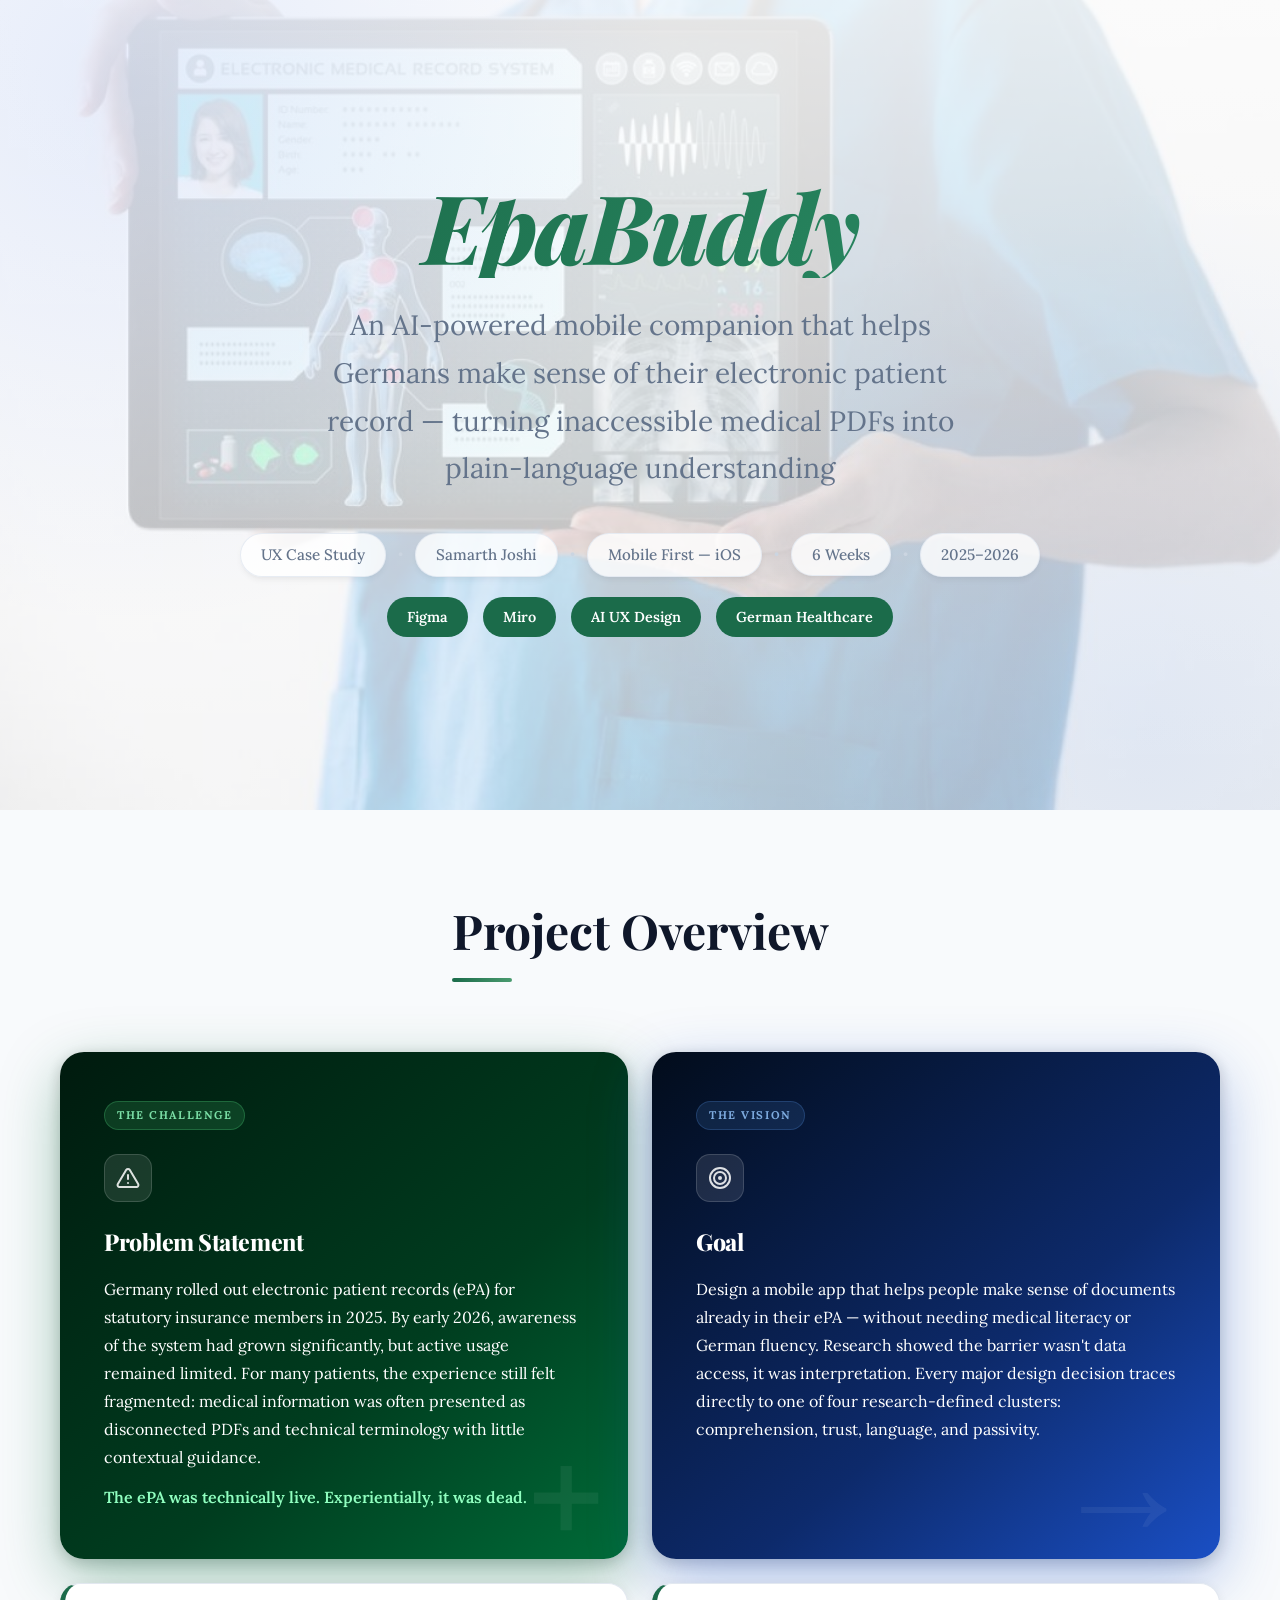
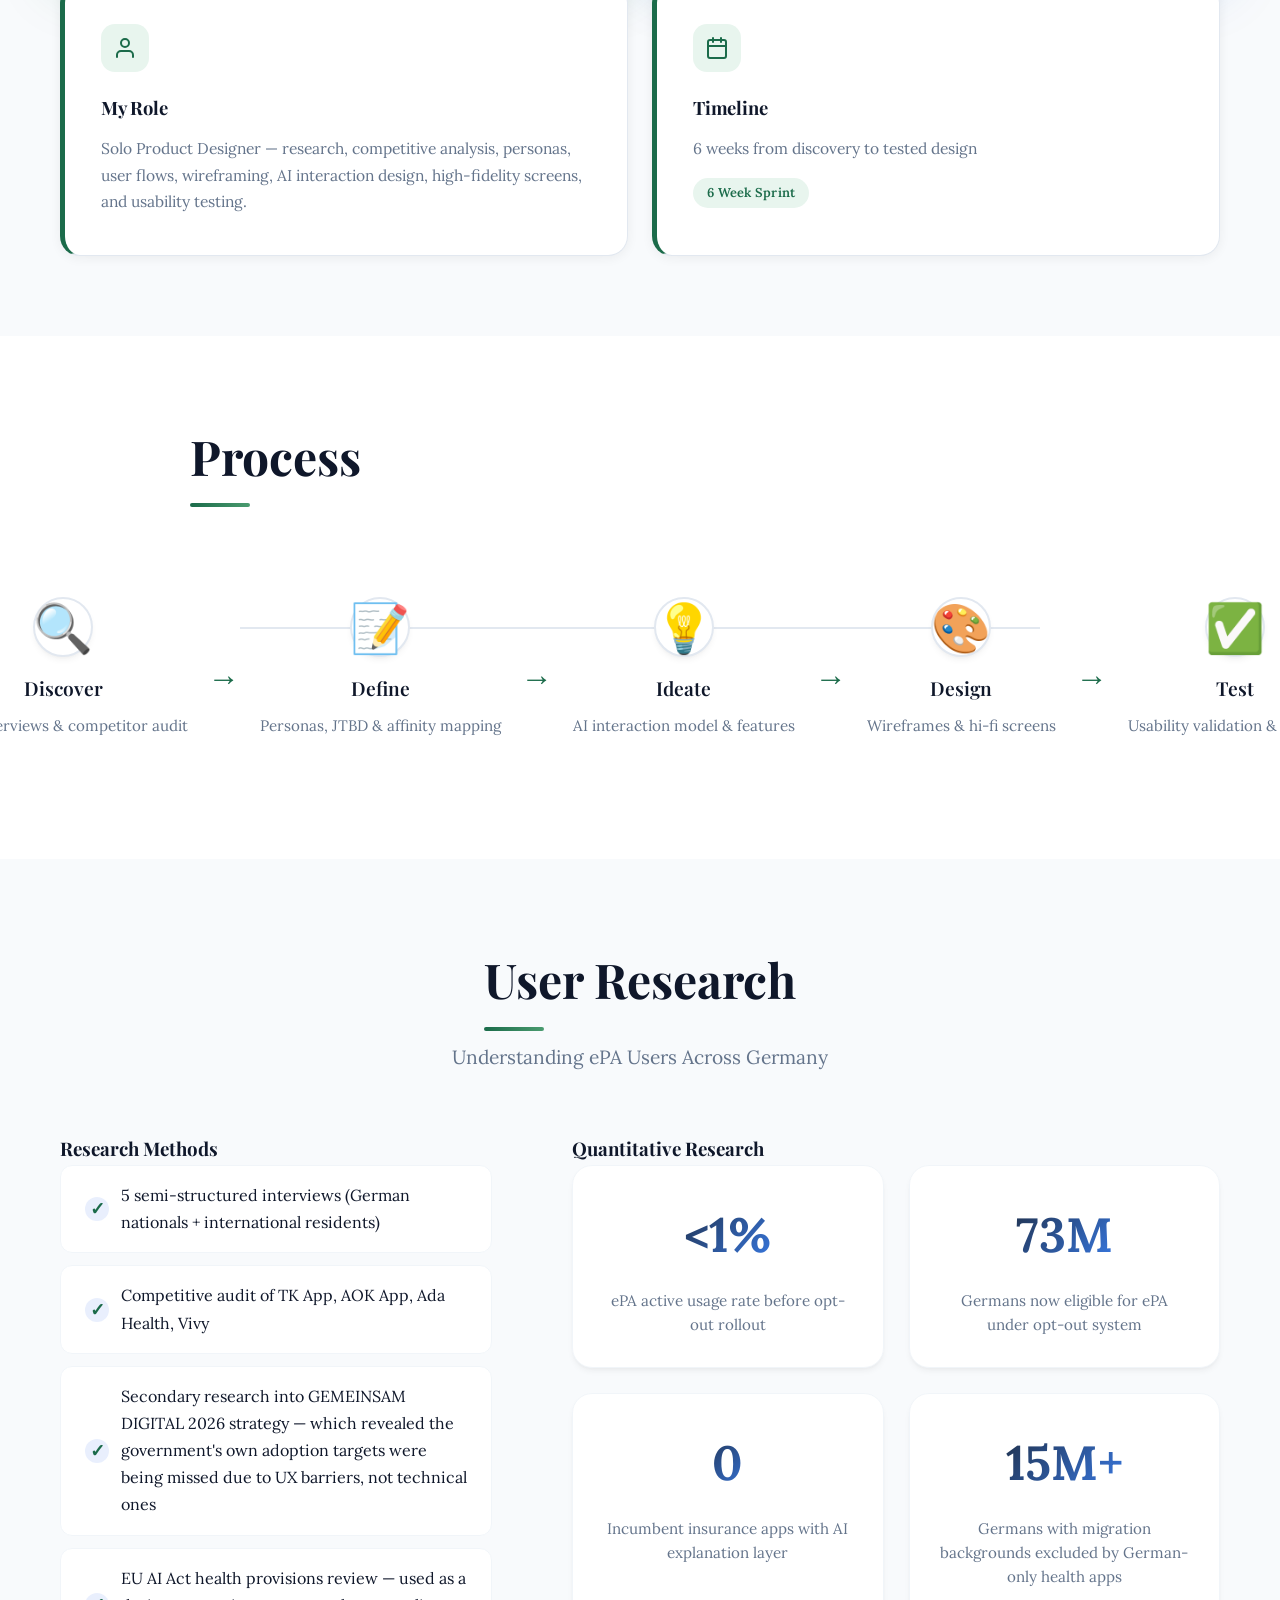
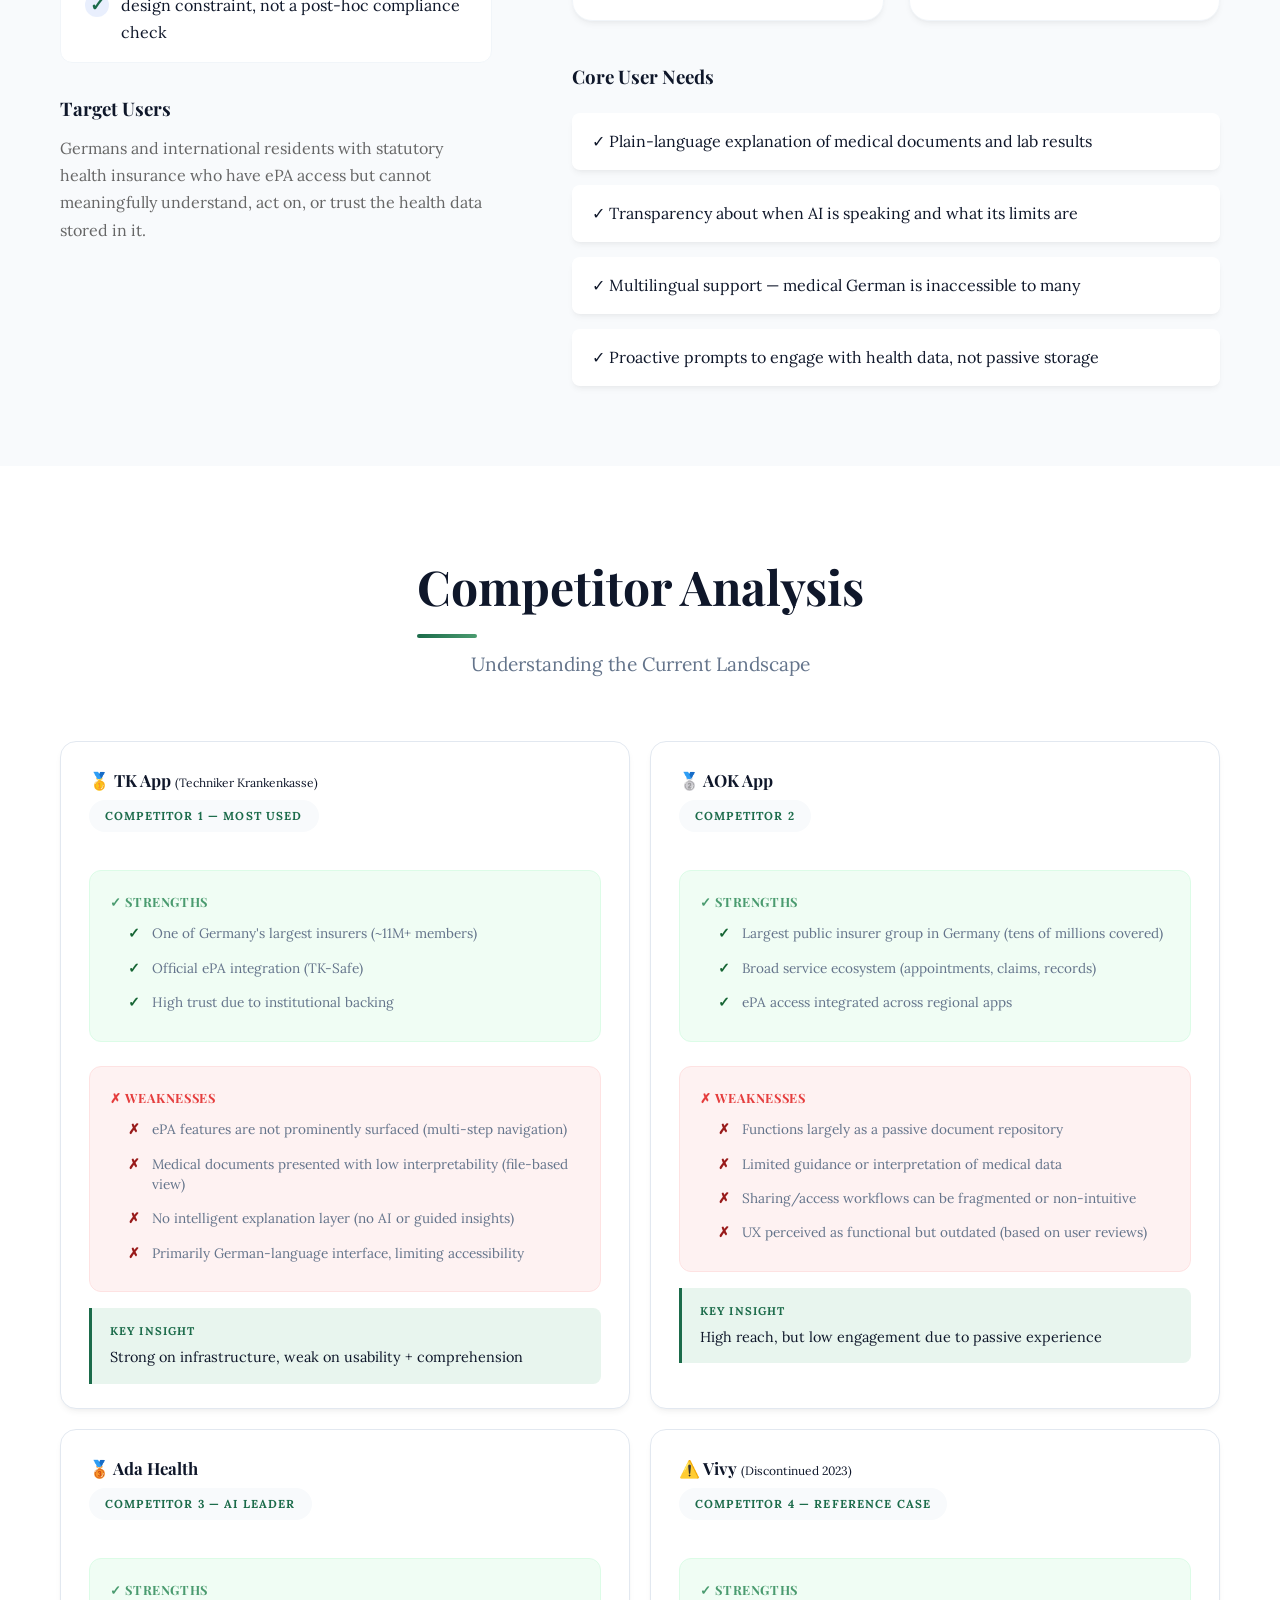
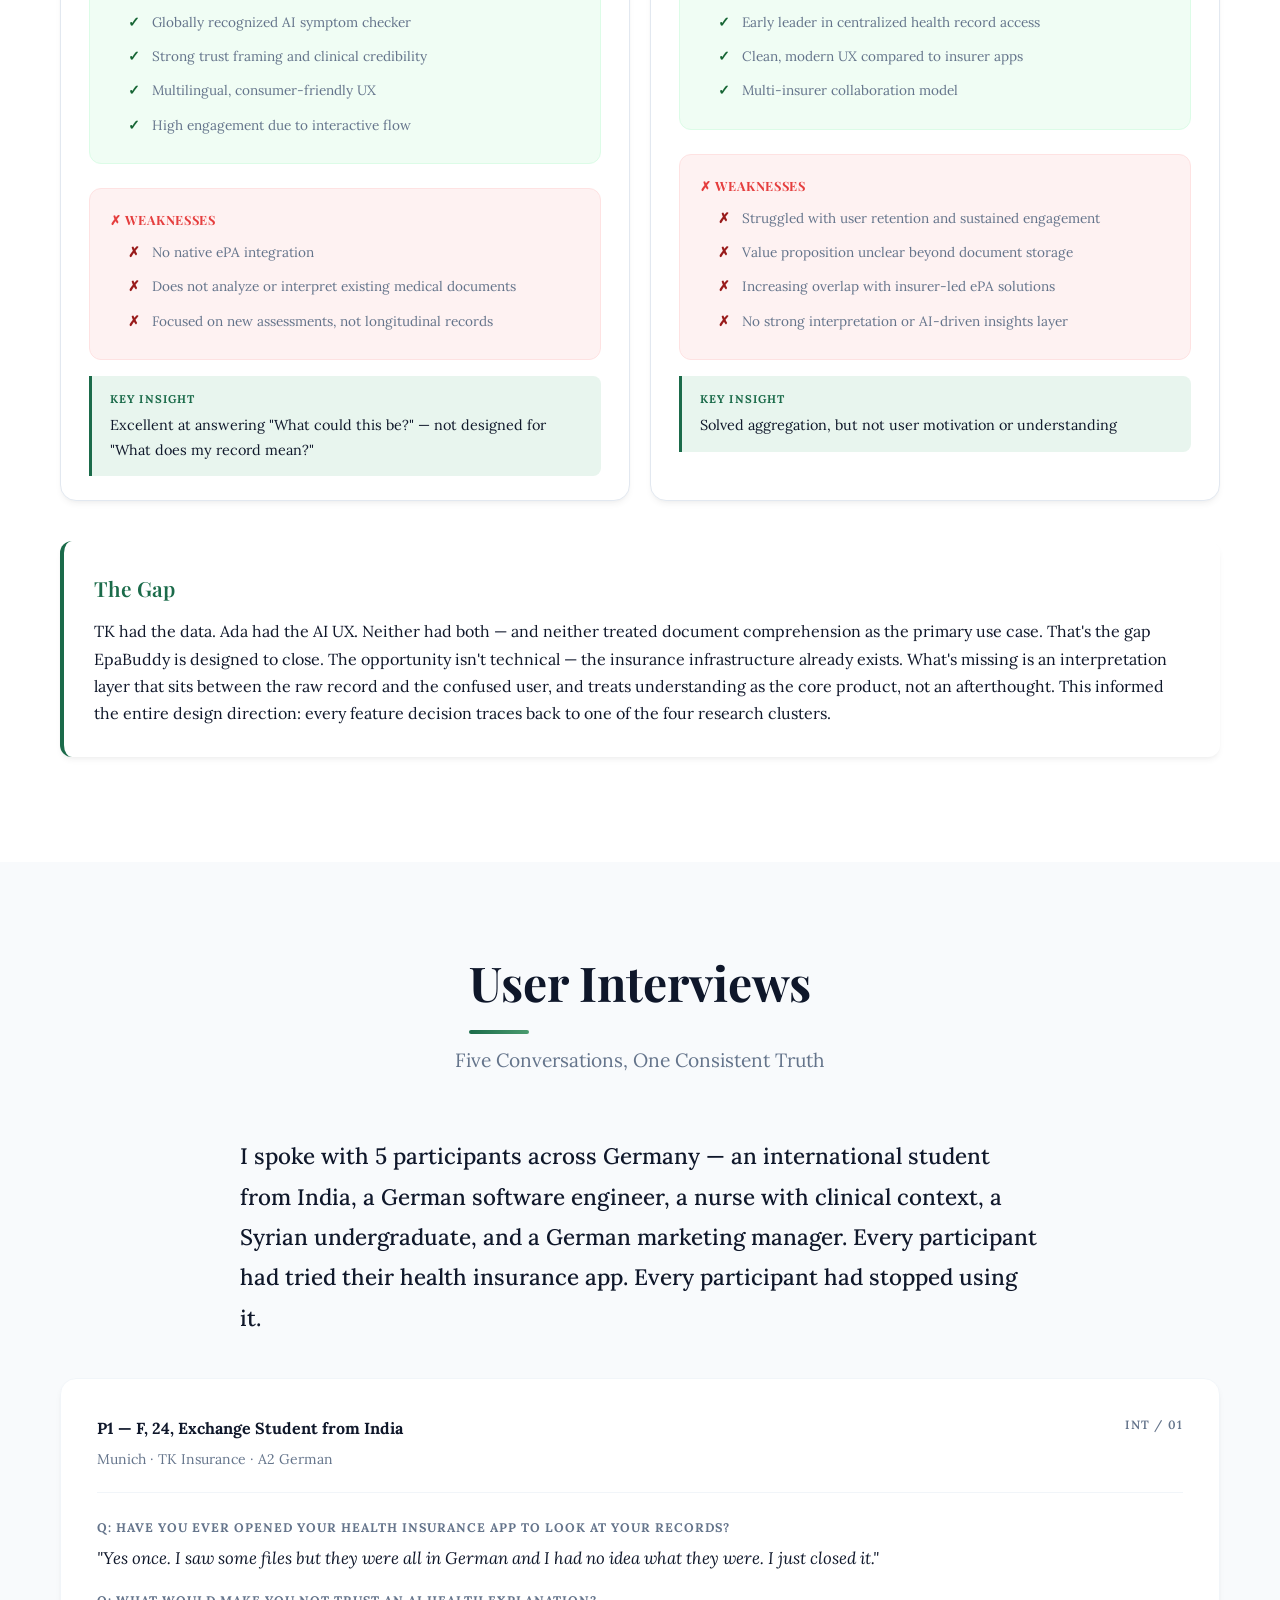
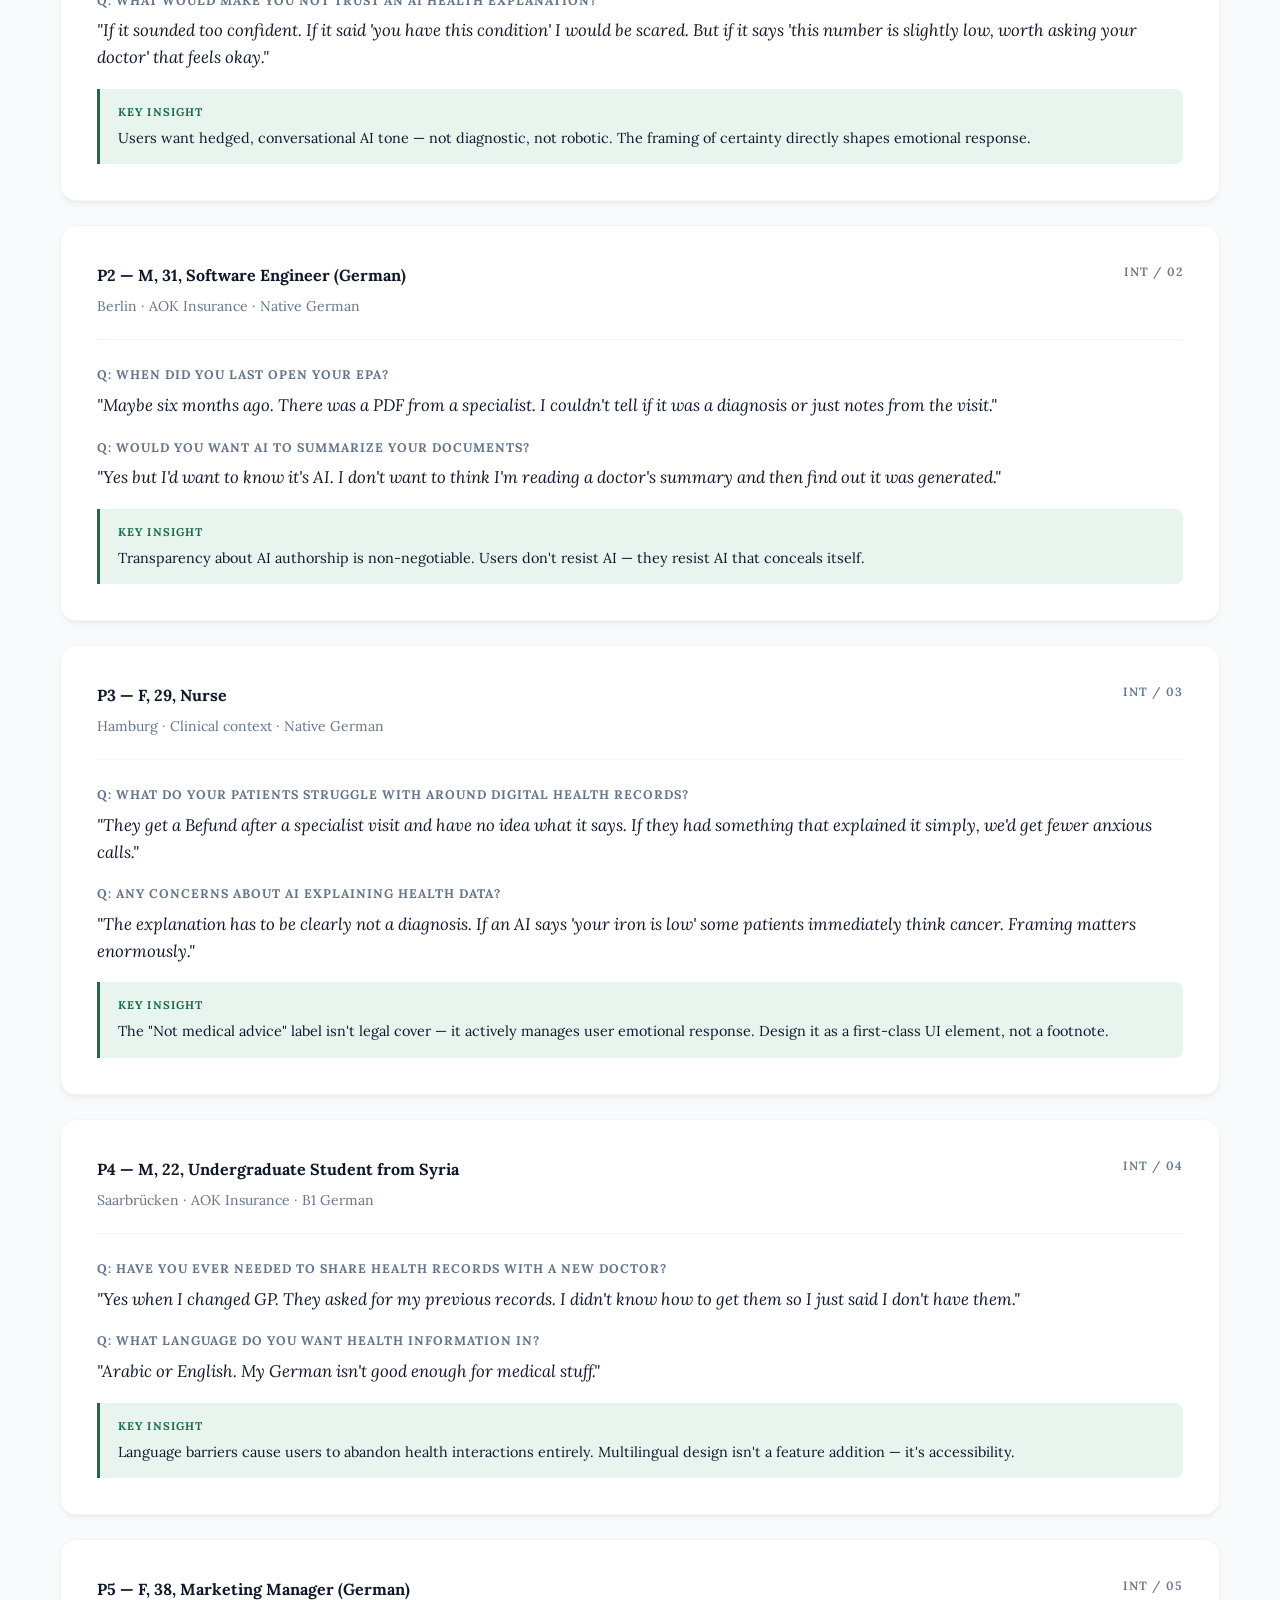
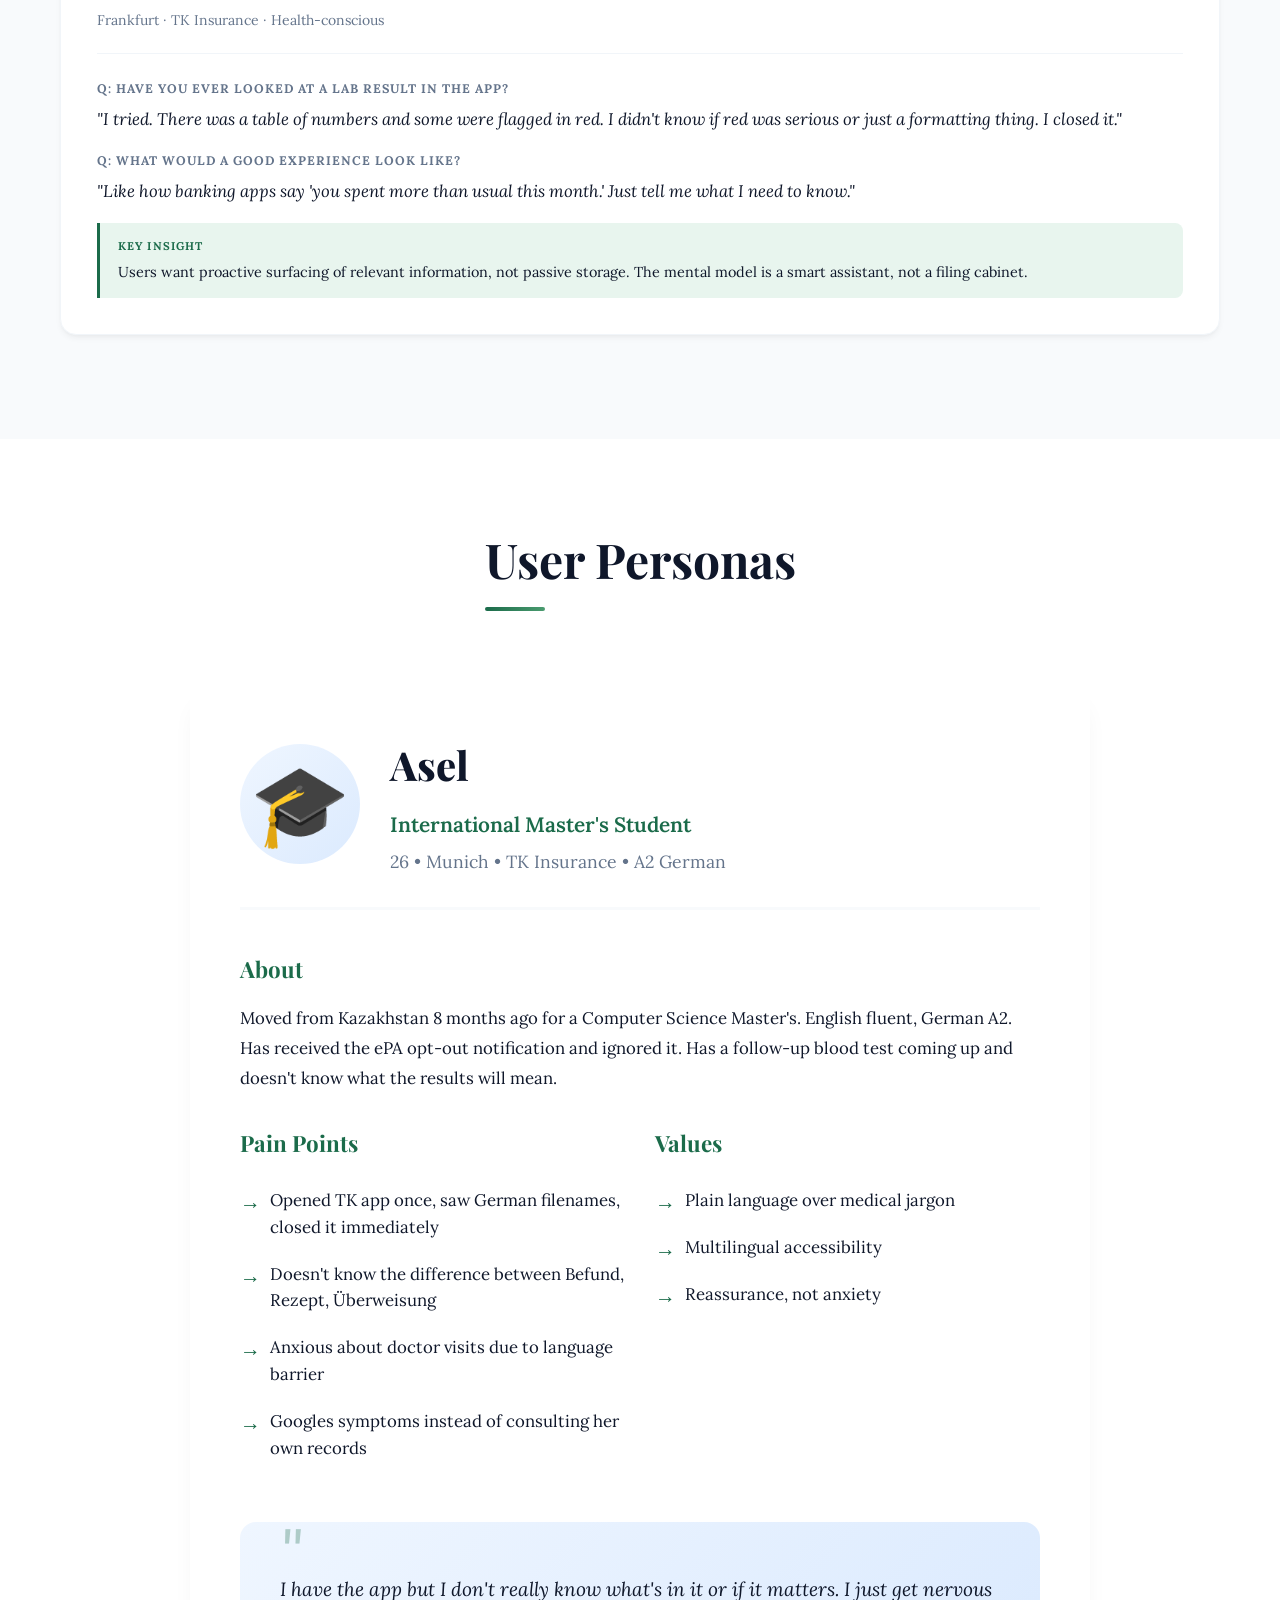
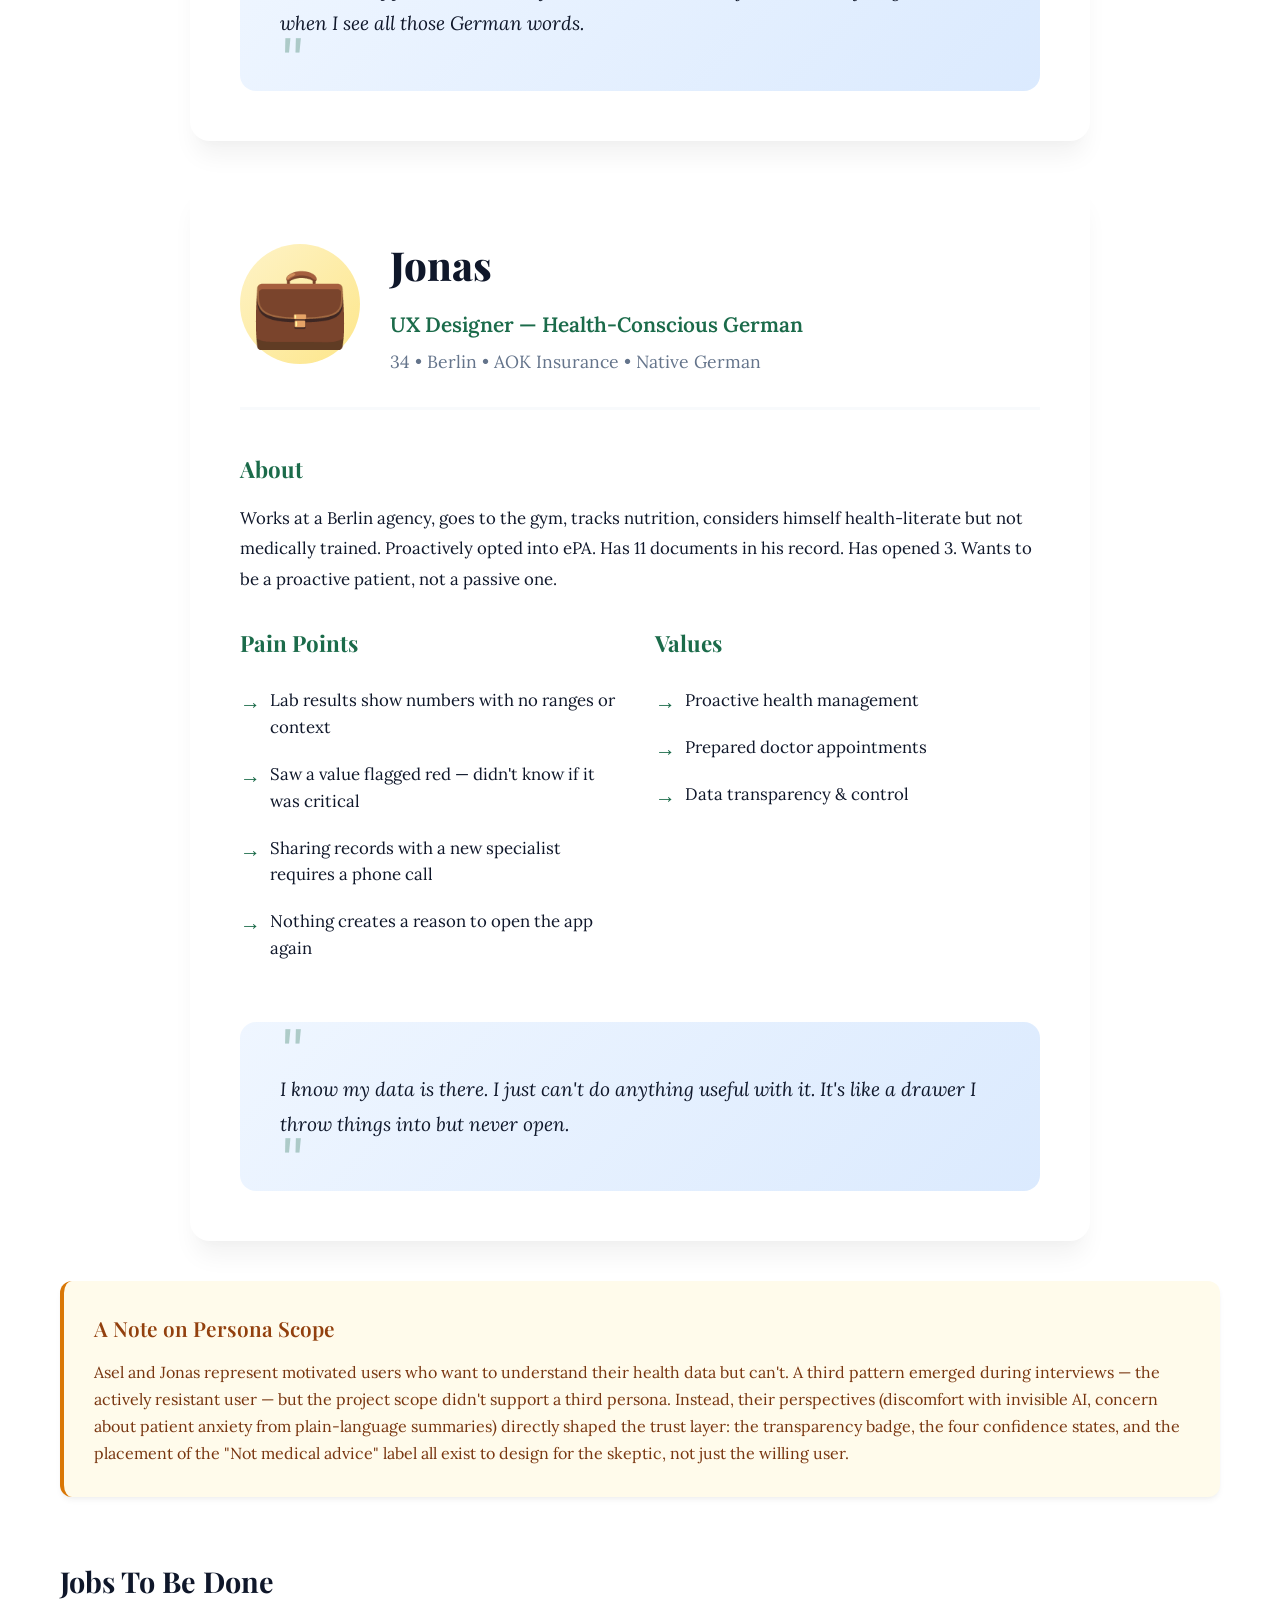
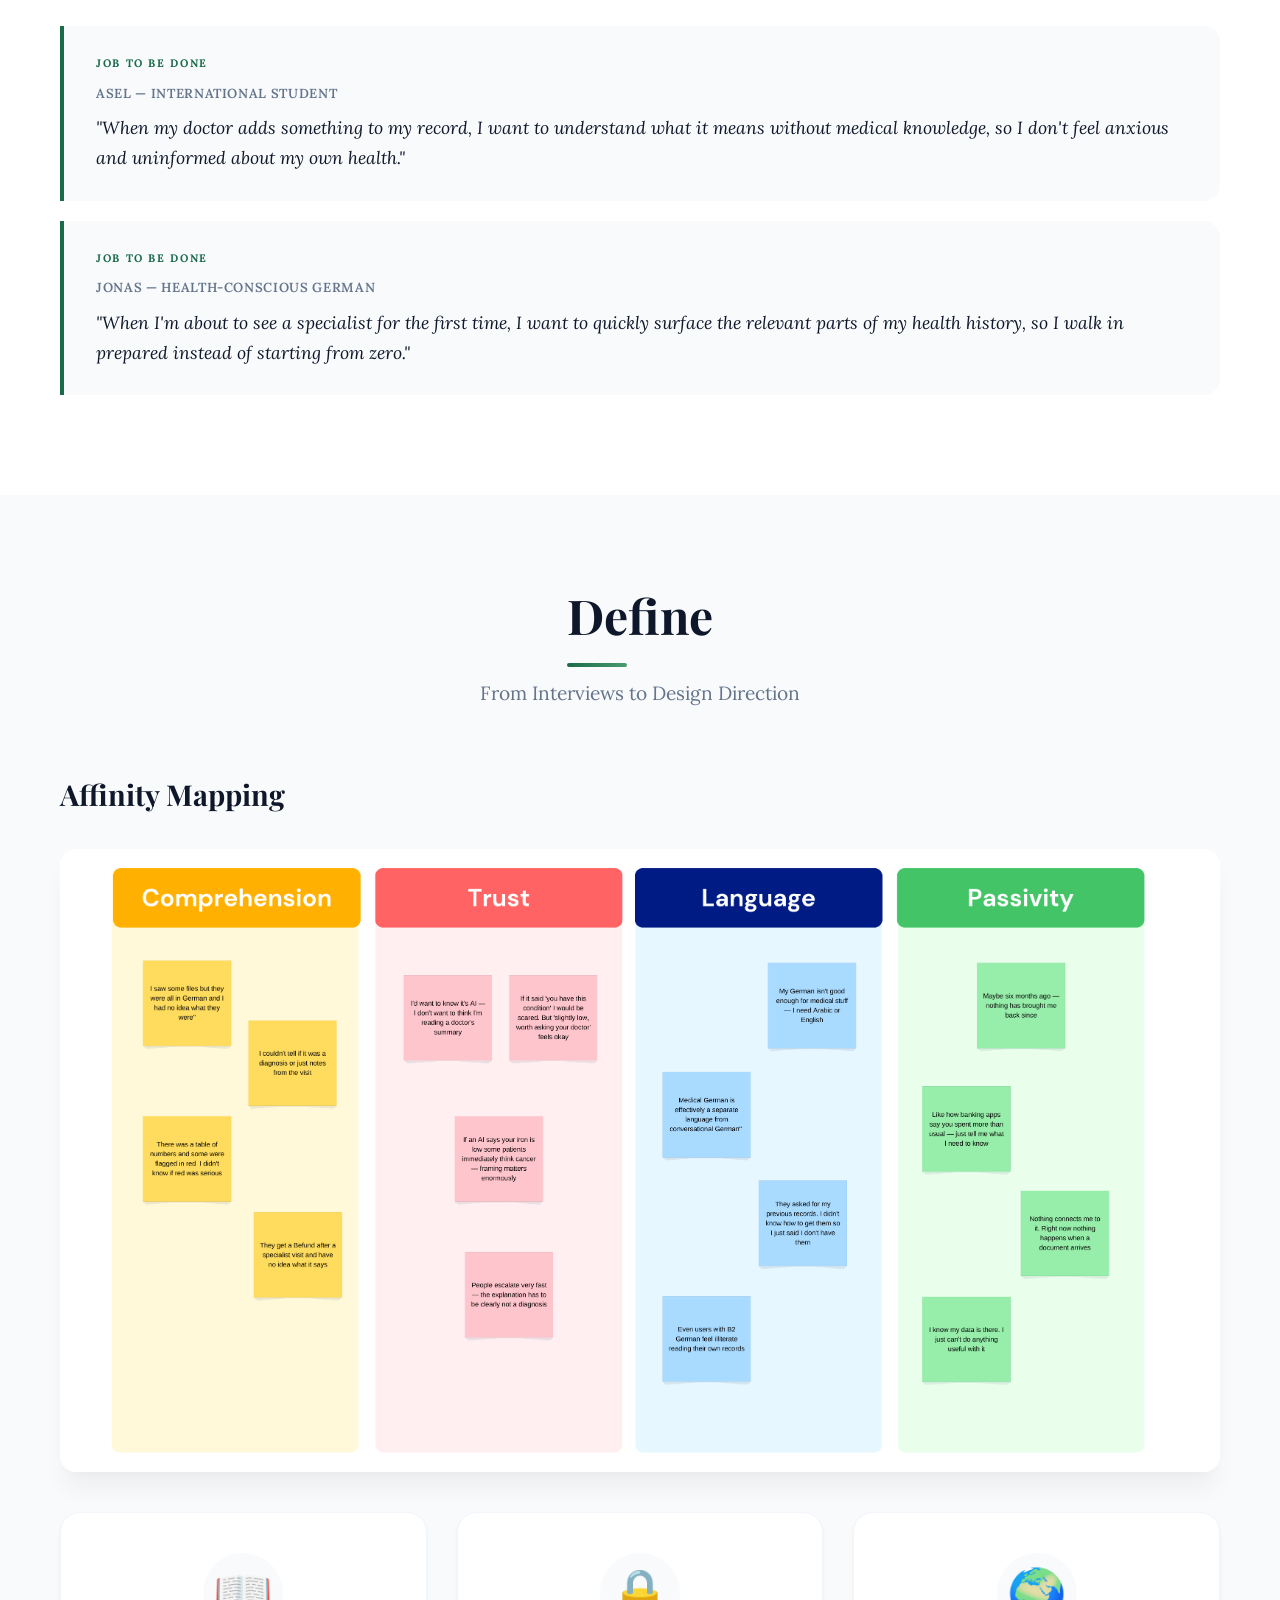
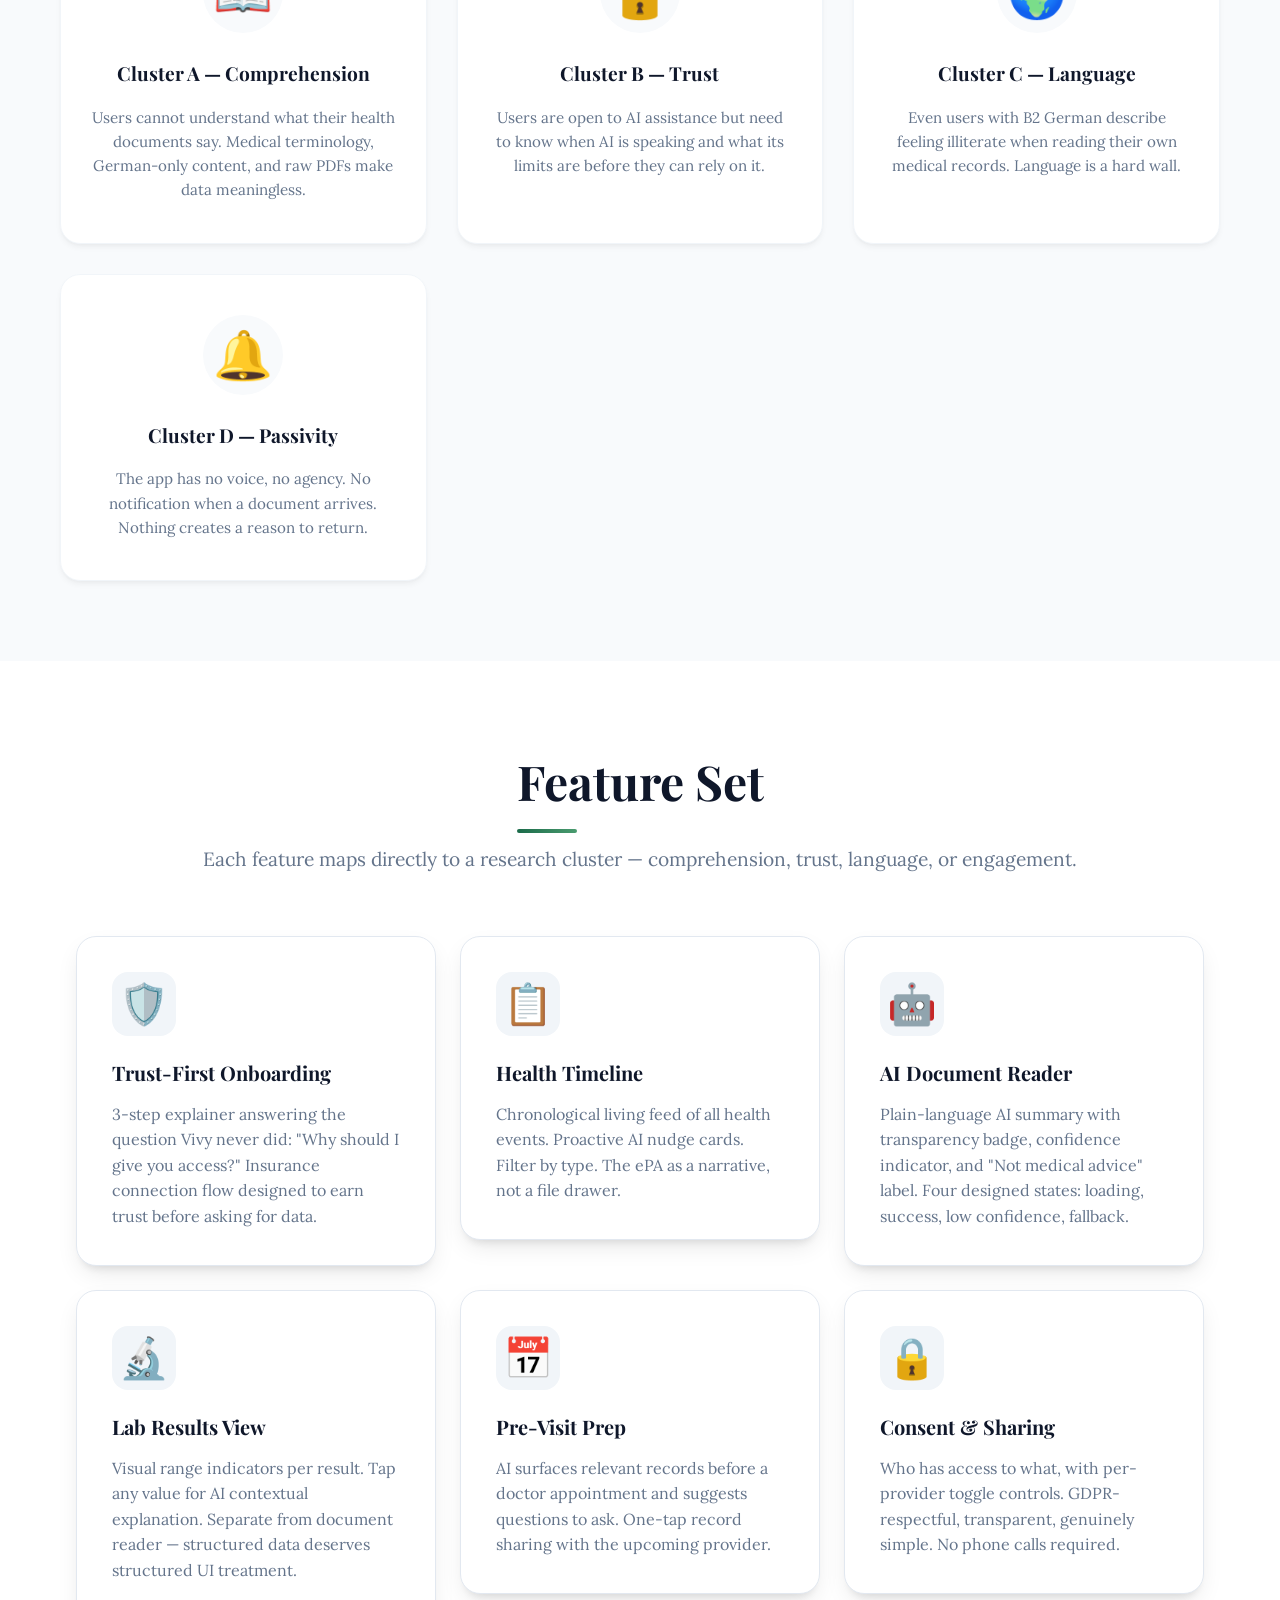
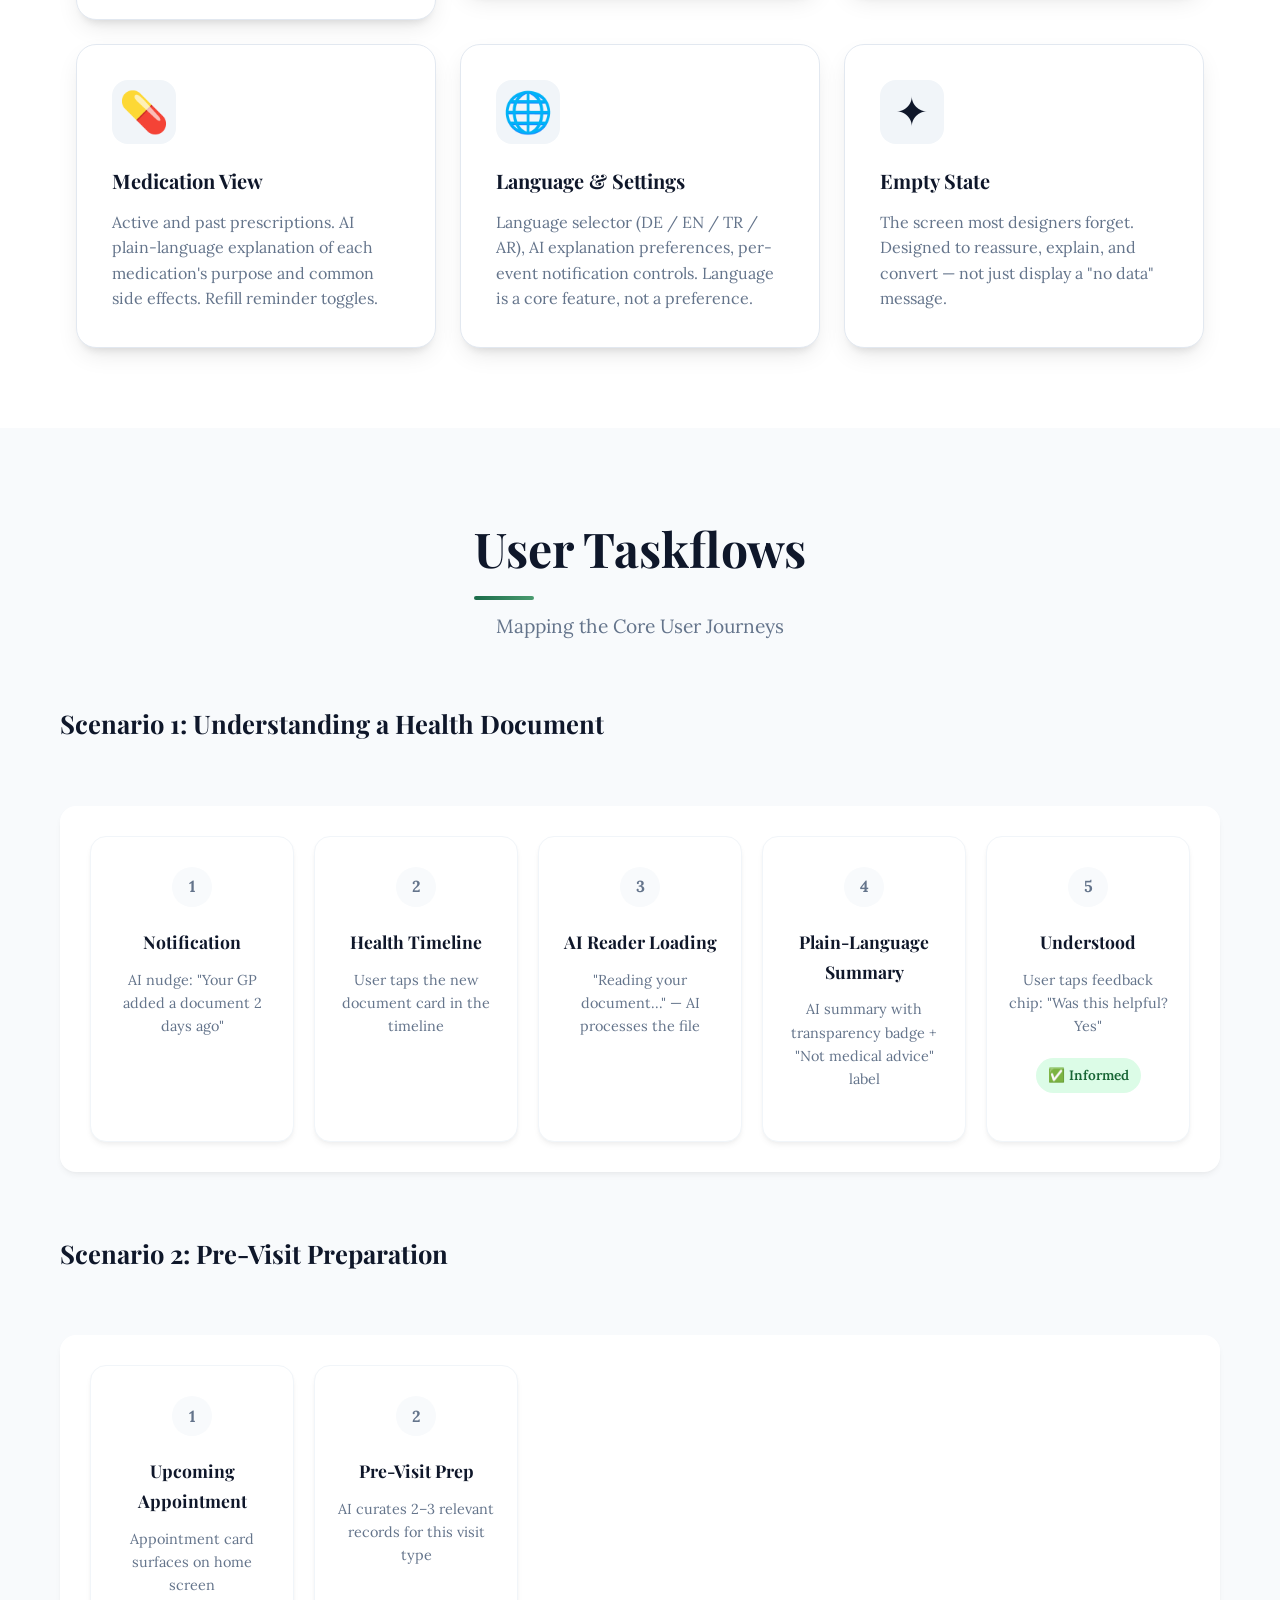
<file: epa-companion-case-study (1).html>
<!DOCTYPE html>
<html lang="en">
<head>
    <meta charset="UTF-8">
    <meta name="viewport" content="width=device-width, initial-scale=1.0">
    <title>EpaBuddy — ePA Companion UX Case Study | Samarth Joshi</title>
    <meta name="description" content="A UX case study on EpaBuddy — an AI-powered mobile health companion that helps Germans understand their electronic patient record. Solo product design project by Samarth Joshi.">
    <meta property="og:title" content="EpaBuddy — ePA Companion UX Case Study">
    <meta property="og:description" content="AI-powered health companion for Germany's electronic patient record. 6-week solo UX project by Samarth Joshi.">
    <meta property="og:type" content="website">
    <link rel="stylesheet" href="case-study.css">
    <link href="https://fonts.googleapis.com/css2?family=Playfair+Display:ital,wght@0,400;0,500;0,600;0,700;0,800;1,400;1,600&family=Lora:ital,wght@0,400;0,500;0,600;0,700;1,400;1,500&display=swap" rel="stylesheet">
    <style>
        /* ePA-specific overrides */
        :root {
            --primary-color: #1B6B4A;
            --secondary-color: #145239;
            --accent-color: #4A9B6F;
        }
        .main-title {
            background: linear-gradient(135deg, #1B6B4A, #2A8A63);
            -webkit-background-clip: text;
            -webkit-text-fill-color: transparent;
            background-clip: text;
        }
        .section-title::after {
            background: linear-gradient(90deg, #1B6B4A, #4A9B6F);
        }
        .overview-card--problem {
            background: linear-gradient(140deg, #001a0e 0%, #003d1f 60%, #006b38 100%);
            box-shadow: 0 20px 60px rgba(0, 107, 56, 0.35), 0 4px 16px rgba(0,0,0,0.2);
        }
        .overview-card--problem:hover {
            box-shadow: 0 28px 72px rgba(0, 107, 56, 0.45), 0 8px 24px rgba(0,0,0,0.25);
        }
        .overview-card--problem .overview-eyebrow {
            background: rgba(100, 255, 150, 0.15);
            color: #90ffc0;
            border: 1px solid rgba(100, 255, 150, 0.25);
        }
        .overview-card--goal {
            background: linear-gradient(140deg, #020c1b 0%, #0d2a6b 60%, #1a4fc4 100%);
        }
        .overview-card--role   { border-left: 5px solid #1B6B4A; }
        .overview-card--timeline { border-left: 5px solid #1B6B4A; }
        .overview-card--role    .overview-icon { background: #E8F5EE; color: #1B6B4A; }
        .overview-card--timeline .overview-icon { background: #E8F5EE; color: #1B6B4A; }
        .overview-badge { background: #E8F5EE; color: #1B6B4A; }
        .ai-badge {
            display: inline-flex; align-items: center; gap: 6px;
            padding: 4px 12px; border-radius: 20px;
            background: #EEF2FF; color: #1B4FD8;
            font-size: 0.78rem; font-weight: 600;
            border: 1px solid #C7D9FF; letter-spacing: 0.04em;
        }
        .not-medical {
            display: inline-flex; align-items: center; gap: 6px;
            padding: 4px 12px; border-radius: 20px;
            background: #FFF8EC; color: #92400E;
            font-size: 0.78rem; font-weight: 600;
            border: 1px solid #F5DFA0;
        }
        .ai-state-grid {
            display: grid;
            grid-template-columns: repeat(auto-fit, minmax(220px, 1fr));
            gap: 20px; margin-top: 30px;
        }
        .ai-state-card {
            padding: 28px; border-radius: 16px;
            border: 1px solid #E2E8F0;
            text-align: center;
        }
        .ai-state-card.success { background: #E8F5EE; border-color: #4A9B6F; }
        .ai-state-card.loading { background: #EEF2FF; border-color: #C7D9FF; }
        .ai-state-card.partial { background: #FFF8EC; border-color: #F5DFA0; }
        .ai-state-card.error   { background: #FEF2F2; border-color: #FEE2E2; }
        .ai-state-card .state-icon { font-size: 2.5rem; margin-bottom: 12px; }
        .ai-state-card h4 { font-size: 1rem; font-weight: 700; margin-bottom: 8px; color: var(--text-dark); }
        .ai-state-card p { font-size: 0.9rem; color: var(--text-light); line-height: 1.5; margin: 0; }
        .jtbd-block {
            background: #F8FAFC; border-left: 4px solid var(--primary-color);
            padding: 28px 32px; border-radius: 0 16px 16px 0;
            margin: 20px 0; position: relative;
        }
        .jtbd-block::before {
            content: 'JOB TO BE DONE';
            display: block; font-size: 0.68rem; letter-spacing: 0.15em;
            font-weight: 700; color: var(--primary-color); margin-bottom: 10px;
            text-transform: uppercase;
        }
        .jtbd-block .jtbd-persona {
            font-size: 0.82rem; color: var(--text-light);
            letter-spacing: 0.05em; text-transform: uppercase;
            margin-bottom: 8px; font-weight: 600;
        }
        .jtbd-block p { font-size: 1.1rem; color: var(--text-dark); font-style: italic; line-height: 1.7; margin: 0; }
        .interview-card {
            background: #ffffff; border: 1px solid #F1F5F9;
            border-radius: 16px; padding: 36px;
            box-shadow: var(--shadow-sm); margin-bottom: 24px;
            transition: var(--transition-smooth);
        }
        .interview-card:hover { transform: translateY(-4px); box-shadow: var(--shadow-md); }
        .interview-header {
            display: flex; justify-content: space-between; align-items: flex-start;
            margin-bottom: 24px; padding-bottom: 20px; border-bottom: 1px solid #F1F5F9;
        }
        .interview-participant strong { display: block; font-size: 1rem; color: var(--text-dark); margin-bottom: 3px; }
        .interview-participant span { font-size: 0.875rem; color: var(--text-light); }
        .interview-num { font-size: 0.75rem; color: var(--text-light); letter-spacing: 0.1em; font-weight: 600; }
        .qa-block { margin-bottom: 18px; }
        .qa-q { font-size: 0.78rem; font-weight: 700; text-transform: uppercase; letter-spacing: 0.08em; color: var(--text-light); margin-bottom: 6px; }
        .qa-a { font-size: 1.05rem; color: var(--text-dark); font-style: italic; line-height: 1.6; }
        .key-insight-inline {
            background: #E8F5EE; border-left: 3px solid var(--primary-color);
            padding: 14px 18px; border-radius: 0 8px 8px 0; margin-top: 16px;
        }
        .key-insight-inline .ki-label { font-size: 0.7rem; font-weight: 700; text-transform: uppercase; letter-spacing: 0.1em; color: var(--primary-color); margin-bottom: 4px; }
        .key-insight-inline p { font-size: 0.9rem; color: var(--text-dark); margin: 0; }
        .screens-all-image { width: 100%; border-radius: 16px; box-shadow: var(--shadow-lg); margin-top: 40px; display: block; }
        .hero { background: linear-gradient(rgba(255, 255, 255, 0.9), rgba(255, 255, 255, 0.7)), url('Epa/ePA.jpg'); background-size: cover; background-position: center; background-attachment: fixed; }
        /* Fix: phone mockup images start from top, not center */
        .screen-content img { object-position: top; }
        /* Fix: gallery hifi screenshots — equal height, scrollable to explore full image */
        .wireframes-gallery { grid-template-columns: repeat(3, 1fr); }
        .wireframe-item {
            height: 640px;
            overflow-y: auto;
            overflow-x: hidden;
            align-items: flex-start;
            border-radius: 16px;
            box-shadow: 0 4px 20px rgba(0,0,0,0.1);
            scroll-behavior: smooth;
            background: #fff;
        }
        .wireframe-item img, .wireframe-item .case-study-image {
            width: 100%;
            height: auto;
            object-fit: unset;
            border-radius: 0;
            box-shadow: none;
            margin: 0;
            display: block;
        }
        /* Thin branded scrollbar */
        .wireframe-item::-webkit-scrollbar { width: 4px; }
        .wireframe-item::-webkit-scrollbar-track { background: transparent; }
        .wireframe-item::-webkit-scrollbar-thumb { background: rgba(27,107,74,0.35); border-radius: 2px; }
        .wireframe-item::-webkit-scrollbar-thumb:hover { background: rgba(27,107,74,0.65); }
        body, p, li, span, div { font-family: 'Lora', Georgia, 'Times New Roman', serif; }
        h1, h2, h3, h4, h5, h6, .main-title, .section-title, .major-screen-title, .taskflow-title { font-family: 'Playfair Display', Georgia, 'Times New Roman', serif; }
        .main-title { font-style: italic; }
        .tool-badge, .meta-item, .overview-eyebrow, .competitor-tag, .interview-num, .qa-q, .ki-label, .overview-badge, code { font-family: 'Lora', Georgia, serif; }
        /* Competitor grid — 2 wide short cards per row */
        .competitor-grid {
            display: grid;
            grid-template-columns: repeat(2, 1fr);
            gap: 20px;
            margin-top: 32px;
        }
        .competitor-card {
            background: #ffffff;
            border: 1px solid #E2E8F0;
            border-radius: 16px;
            padding: 24px 28px;
            box-shadow: var(--shadow-sm);
            transition: var(--transition-smooth);
        }
        .competitor-card:hover { transform: translateY(-3px); box-shadow: var(--shadow-md); }
        .competitor-card h3 { font-size: 1.05rem; margin-bottom: 6px; color: var(--text-dark); }
        .competitor-tag { font-size: 0.72rem; font-weight: 700; text-transform: uppercase; letter-spacing: 0.1em; color: var(--primary-color); margin-bottom: 14px; }
        .competitor-pros, .competitor-cons { margin-bottom: 10px; }
        .competitor-pros h4, .competitor-cons h4 { font-size: 0.8rem; font-weight: 700; margin-bottom: 5px; }
        .competitor-pros h4 { color: #4A9B6F; }
        .competitor-cons h4 { color: #E53E3E; }
        .competitor-pros ul, .competitor-cons ul { margin: 0; padding-left: 18px; }
        .competitor-pros li, .competitor-cons li { font-size: 0.85rem; color: var(--text-light); line-height: 1.5; margin-bottom: 2px; }
    </style>
</head>
<body>

    <!-- Hero Section -->
    <section class="hero">
        <div class="container">
            <div class="hero-content fade-in">
                <h1 class="main-title">EpaBuddy</h1>
                <p class="subtitle">An AI-powered mobile companion that helps Germans make sense of their electronic patient record — turning inaccessible medical PDFs into plain-language understanding</p>
                <div class="hero-meta">
                    <span class="meta-item">UX Case Study</span>
                    <span class="meta-divider">•</span>
                    <span class="meta-item">Samarth Joshi</span>
                    <span class="meta-divider">•</span>
                    <span class="meta-item">Mobile First — iOS</span>
                    <span class="meta-divider">•</span>
                    <span class="meta-item">6 Weeks</span>
                    <span class="meta-divider">•</span>
                    <span class="meta-item">2025–2026</span>
                </div>
                <div class="hero-tools">
                    <span class="tool-badge">Figma</span>
                    <span class="tool-badge">Miro</span>
                    <span class="tool-badge">AI UX Design</span>
                    <span class="tool-badge">German Healthcare</span>
                </div>
            </div>
        </div>
    </section>

    <!-- Project Overview -->
    <section class="section overview-section">
        <div class="container">
            <div class="section-header fade-in-up">
                <h2 class="section-title">Project Overview</h2>
            </div>
            <div class="overview-hero-row">
                <div class="overview-card overview-card--problem fade-in-up" style="animation-delay: 0.1s;">
                    <span class="overview-eyebrow">The Challenge</span>
                    <div class="overview-icon">
                        <svg viewBox="0 0 24 24" fill="none" xmlns="http://www.w3.org/2000/svg"><path d="M12 9v4m0 4h.01M10.29 3.86L1.82 18a2 2 0 001.71 3h16.94a2 2 0 001.71-3L13.71 3.86a2 2 0 00-3.42 0z" stroke="currentColor" stroke-width="2" stroke-linecap="round" stroke-linejoin="round"/></svg>
                    </div>
                    <h3>Problem Statement</h3>
                    <p>Germany rolled out electronic patient records (ePA) for statutory insurance members in 2025. By early 2026, awareness of the system had grown significantly, but active usage remained limited. For many patients, the experience still felt fragmented: medical information was often presented as disconnected PDFs and technical terminology with little contextual guidance.</p>
                    <p style="margin-top: 12px; font-weight: 600; color: #90ffc0;">The ePA was technically live. Experientially, it was dead.</p>
                    <div class="overview-card-decor">+</div>
                </div>
                <div class="overview-card overview-card--goal fade-in-up" style="animation-delay: 0.2s;">
                    <span class="overview-eyebrow">The Vision</span>
                    <div class="overview-icon">
                        <svg viewBox="0 0 24 24" fill="none" xmlns="http://www.w3.org/2000/svg"><circle cx="12" cy="12" r="10" stroke="currentColor" stroke-width="2"/><circle cx="12" cy="12" r="6" stroke="currentColor" stroke-width="2"/><circle cx="12" cy="12" r="2" fill="currentColor"/></svg>
                    </div>
                    <h3>Goal</h3>
                    <p>Design a mobile app that helps people make sense of documents already in their ePA — without needing medical literacy or German fluency. Research showed the barrier wasn't data access, it was interpretation. Every major design decision traces directly to one of four research-defined clusters: comprehension, trust, language, and passivity.</p>
                    <div class="overview-card-decor">→</div>
                </div>
            </div>
            <div class="overview-support-row">
                <div class="overview-card overview-card--role fade-in-up" style="animation-delay: 0.3s;">
                    <div class="overview-icon">
                        <svg viewBox="0 0 24 24" fill="none" xmlns="http://www.w3.org/2000/svg"><path d="M20 21v-2a4 4 0 00-4-4H8a4 4 0 00-4 4v2" stroke="currentColor" stroke-width="2" stroke-linecap="round" stroke-linejoin="round"/><circle cx="12" cy="7" r="4" stroke="currentColor" stroke-width="2" stroke-linecap="round" stroke-linejoin="round"/></svg>
                    </div>
                    <h3>My Role</h3>
                    <p>Solo Product Designer — research, competitive analysis, personas, user flows, wireframing, AI interaction design, high-fidelity screens, and usability testing.</p>
                </div>
                <div class="overview-card overview-card--timeline fade-in-up" style="animation-delay: 0.4s;">
                    <div class="overview-icon">
                        <svg viewBox="0 0 24 24" fill="none" xmlns="http://www.w3.org/2000/svg"><rect x="3" y="4" width="18" height="18" rx="2" ry="2" stroke="currentColor" stroke-width="2"/><line x1="16" y1="2" x2="16" y2="6" stroke="currentColor" stroke-width="2" stroke-linecap="round"/><line x1="8" y1="2" x2="8" y2="6" stroke="currentColor" stroke-width="2" stroke-linecap="round"/><line x1="3" y1="10" x2="21" y2="10" stroke="currentColor" stroke-width="2"/></svg>
                    </div>
                    <h3>Timeline</h3>
                    <p>6 weeks from discovery to tested design</p>
                    <div class="overview-badge">6 Week Sprint</div>
                </div>
            </div>
        </div>
    </section>

    <!-- Process -->
    <section class="section problem-section">
        <div class="container">
            <div class="content-wrapper fade-in-up">
                <h2 class="section-title">Process</h2>
                <div class="process-timeline">
                    <div class="process-step">
                        <div class="process-icon">🔍</div>
                        <h3>Discover</h3>
                        <p>User interviews & competitor audit</p>
                    </div>
                    <div class="process-arrow">→</div>
                    <div class="process-step">
                        <div class="process-icon">📝</div>
                        <h3>Define</h3>
                        <p>Personas, JTBD & affinity mapping</p>
                    </div>
                    <div class="process-arrow">→</div>
                    <div class="process-step">
                        <div class="process-icon">💡</div>
                        <h3>Ideate</h3>
                        <p>AI interaction model & features</p>
                    </div>
                    <div class="process-arrow">→</div>
                    <div class="process-step">
                        <div class="process-icon">🎨</div>
                        <h3>Design</h3>
                        <p>Wireframes & hi-fi screens</p>
                    </div>
                    <div class="process-arrow">→</div>
                    <div class="process-step">
                        <div class="process-icon">✅</div>
                        <h3>Test</h3>
                        <p>Usability validation & iteration</p>
                    </div>
                </div>
            </div>
        </div>
    </section>

    <!-- User Research -->
    <section class="section research-section">
        <div class="container">
            <div class="section-header fade-in-up">
                <h2 class="section-title">User Research</h2>
                <p class="section-subtitle">Understanding ePA Users Across Germany</p>
            </div>
            <div class="research-content">
                <div class="research-method fade-in-up">
                    <h3>Research Methods</h3>
                    <ul class="method-list">
                        <li>5 semi-structured interviews (German nationals + international residents)</li>
                        <li>Competitive audit of TK App, AOK App, Ada Health, Vivy</li>
                        <li>Secondary research into GEMEINSAM DIGITAL 2026 strategy — which revealed the government's own adoption targets were being missed due to UX barriers, not technical ones</li>
                        <li>EU AI Act health provisions review — used as a design constraint, not a post-hoc compliance check</li>
                    </ul>
                    <h3 style="margin-top: 30px;">Target Users</h3>
                    <p style="color: #666; line-height: 1.7; margin-top: 10px;">Germans and international residents with statutory health insurance who have ePA access but cannot meaningfully understand, act on, or trust the health data stored in it.</p>
                </div>
                <div class="key-findings fade-in-up">
                    <h3>Quantitative Research</h3>
                    <div class="findings-grid">
                        <div class="finding-card stats-card">
                            <div class="finding-icon stat-big">&lt;1%</div>
                            <p>ePA active usage rate before opt-out rollout</p>
                        </div>
                        <div class="finding-card stats-card">
                            <div class="finding-icon stat-big">73M</div>
                            <p>Germans now eligible for ePA under opt-out system</p>
                        </div>
                        <div class="finding-card stats-card">
                            <div class="finding-icon stat-big">0</div>
                            <p>Incumbent insurance apps with AI explanation layer</p>
                        </div>
                        <div class="finding-card stats-card">
                            <div class="finding-icon stat-big">15M+</div>
                            <p>Germans with migration backgrounds excluded by German-only health apps</p>
                        </div>
                    </div>
                    <h3 style="margin-top: 40px;">Core User Needs</h3>
                    <div class="needs-list">
                        <div class="need-item">✓ Plain-language explanation of medical documents and lab results</div>
                        <div class="need-item">✓ Transparency about when AI is speaking and what its limits are</div>
                        <div class="need-item">✓ Multilingual support — medical German is inaccessible to many</div>
                        <div class="need-item">✓ Proactive prompts to engage with health data, not passive storage</div>
                    </div>
                </div>
            </div>
        </div>
    </section>

    <!-- Competitor Analysis -->
    <section class="section wireframes-section">
        <div class="container">
            <div class="section-header fade-in-up">
                <h2 class="section-title">Competitor Analysis</h2>
                <p class="section-subtitle">Understanding the Current Landscape</p>
            </div>
            <div class="competitor-grid">
                <div class="competitor-card fade-in-up" style="animation-delay: 0.1s;">
                    <h3>🥇 TK App <span style="font-size: 0.75rem; font-weight: 400;">(Techniker Krankenkasse)</span></h3>
                    <div class="competitor-tag">Competitor 1 — Most Used</div>
                    <div class="competitor-pros">
                        <h4>✓ Strengths</h4>
                        <ul>
                            <li>One of Germany's largest insurers (~11M+ members)</li>
                            <li>Official ePA integration (TK-Safe)</li>
                            <li>High trust due to institutional backing</li>
                        </ul>
                    </div>
                    <div class="competitor-cons">
                        <h4>✗ Weaknesses</h4>
                        <ul>
                            <li>ePA features are not prominently surfaced (multi-step navigation)</li>
                            <li>Medical documents presented with low interpretability (file-based view)</li>
                            <li>No intelligent explanation layer (no AI or guided insights)</li>
                            <li>Primarily German-language interface, limiting accessibility</li>
                        </ul>
                    </div>
                    <div class="key-insight-inline" style="margin-top: 16px;">
                        <div class="ki-label">Key Insight</div>
                        <p>Strong on infrastructure, weak on usability + comprehension</p>
                    </div>
                </div>
                <div class="competitor-card fade-in-up" style="animation-delay: 0.2s;">
                    <h3>🥈 AOK App</h3>
                    <div class="competitor-tag">Competitor 2</div>
                    <div class="competitor-pros">
                        <h4>✓ Strengths</h4>
                        <ul>
                            <li>Largest public insurer group in Germany (tens of millions covered)</li>
                            <li>Broad service ecosystem (appointments, claims, records)</li>
                            <li>ePA access integrated across regional apps</li>
                        </ul>
                    </div>
                    <div class="competitor-cons">
                        <h4>✗ Weaknesses</h4>
                        <ul>
                            <li>Functions largely as a passive document repository</li>
                            <li>Limited guidance or interpretation of medical data</li>
                            <li>Sharing/access workflows can be fragmented or non-intuitive</li>
                            <li>UX perceived as functional but outdated (based on user reviews)</li>
                        </ul>
                    </div>
                    <div class="key-insight-inline" style="margin-top: 16px;">
                        <div class="ki-label">Key Insight</div>
                        <p>High reach, but low engagement due to passive experience</p>
                    </div>
                </div>
                <div class="competitor-card fade-in-up" style="animation-delay: 0.3s;">
                    <h3>🥉 Ada Health</h3>
                    <div class="competitor-tag">Competitor 3 — AI Leader</div>
                    <div class="competitor-pros">
                        <h4>✓ Strengths</h4>
                        <ul>
                            <li>Globally recognized AI symptom checker</li>
                            <li>Strong trust framing and clinical credibility</li>
                            <li>Multilingual, consumer-friendly UX</li>
                            <li>High engagement due to interactive flow</li>
                        </ul>
                    </div>
                    <div class="competitor-cons">
                        <h4>✗ Weaknesses</h4>
                        <ul>
                            <li>No native ePA integration</li>
                            <li>Does not analyze or interpret existing medical documents</li>
                            <li>Focused on new assessments, not longitudinal records</li>
                        </ul>
                    </div>
                    <div class="key-insight-inline" style="margin-top: 16px;">
                        <div class="ki-label">Key Insight</div>
                        <p>Excellent at answering "What could this be?" — not designed for "What does my record mean?"</p>
                    </div>
                </div>
                <div class="competitor-card fade-in-up" style="animation-delay: 0.4s;">
                    <h3>⚠️ Vivy <span style="font-size: 0.75rem; font-weight: 400;">(Discontinued 2023)</span></h3>
                    <div class="competitor-tag">Competitor 4 — Reference Case</div>
                    <div class="competitor-pros">
                        <h4>✓ Strengths</h4>
                        <ul>
                            <li>Early leader in centralized health record access</li>
                            <li>Clean, modern UX compared to insurer apps</li>
                            <li>Multi-insurer collaboration model</li>
                        </ul>
                    </div>
                    <div class="competitor-cons">
                        <h4>✗ Weaknesses</h4>
                        <ul>
                            <li>Struggled with user retention and sustained engagement</li>
                            <li>Value proposition unclear beyond document storage</li>
                            <li>Increasing overlap with insurer-led ePA solutions</li>
                            <li>No strong interpretation or AI-driven insights layer</li>
                        </ul>
                    </div>
                    <div class="key-insight-inline" style="margin-top: 16px;">
                        <div class="ki-label">Key Insight</div>
                        <p>Solved aggregation, but not user motivation or understanding</p>
                    </div>
                </div>
            </div>
            <div class="learning-item fade-in-up" style="margin-top: 40px; border-left: 4px solid var(--primary-color);">
                <h3 style="color: var(--primary-color);">The Gap</h3>
                <p>TK had the data. Ada had the AI UX. Neither had both — and neither treated document comprehension as the primary use case. That's the gap EpaBuddy is designed to close. The opportunity isn't technical — the insurance infrastructure already exists. What's missing is an interpretation layer that sits between the raw record and the confused user, and treats understanding as the core product, not an afterthought. This informed the entire design direction: every feature decision traces back to one of the four research clusters.</p>
            </div>
        </div>
    </section>

 

    <!-- User Interviews -->
    <section class="section journey-section">
        <div class="container">
            <div class="section-header fade-in-up">
                <h2 class="section-title">User Interviews</h2>
                <p class="section-subtitle">Five Conversations, One Consistent Truth</p>
            </div>
            <div class="card-sorting-info fade-in-up">
                <p class="large-text">I spoke with 5 participants across Germany — an international student from India, a German software engineer, a nurse with clinical context, a Syrian undergraduate, and a German marketing manager. Every participant had tried their health insurance app. Every participant had stopped using it.</p>
            </div>

            <div class="interview-card fade-in-up">
                <div class="interview-header">
                    <div class="interview-participant">
                        <strong>P1 — F, 24, Exchange Student from India</strong>
                        <span>Munich · TK Insurance · A2 German</span>
                    </div>
                    <div class="interview-num">INT / 01</div>
                </div>
                <div class="qa-block">
                    <div class="qa-q">Q: Have you ever opened your health insurance app to look at your records?</div>
                    <div class="qa-a">"Yes once. I saw some files but they were all in German and I had no idea what they were. I just closed it."</div>
                </div>
                <div class="qa-block">
                    <div class="qa-q">Q: What would make you not trust an AI health explanation?</div>
                    <div class="qa-a">"If it sounded too confident. If it said 'you have this condition' I would be scared. But if it says 'this number is slightly low, worth asking your doctor' that feels okay."</div>
                </div>
                <div class="key-insight-inline">
                    <div class="ki-label">Key Insight</div>
                    <p>Users want hedged, conversational AI tone — not diagnostic, not robotic. The framing of certainty directly shapes emotional response.</p>
                </div>
            </div>

            <div class="interview-card fade-in-up">
                <div class="interview-header">
                    <div class="interview-participant">
                        <strong>P2 — M, 31, Software Engineer (German)</strong>
                        <span>Berlin · AOK Insurance · Native German</span>
                    </div>
                    <div class="interview-num">INT / 02</div>
                </div>
                <div class="qa-block">
                    <div class="qa-q">Q: When did you last open your ePA?</div>
                    <div class="qa-a">"Maybe six months ago. There was a PDF from a specialist. I couldn't tell if it was a diagnosis or just notes from the visit."</div>
                </div>
                <div class="qa-block">
                    <div class="qa-q">Q: Would you want AI to summarize your documents?</div>
                    <div class="qa-a">"Yes but I'd want to know it's AI. I don't want to think I'm reading a doctor's summary and then find out it was generated."</div>
                </div>
                <div class="key-insight-inline">
                    <div class="ki-label">Key Insight</div>
                    <p>Transparency about AI authorship is non-negotiable. Users don't resist AI — they resist AI that conceals itself.</p>
                </div>
            </div>

            <div class="interview-card fade-in-up">
                <div class="interview-header">
                    <div class="interview-participant">
                        <strong>P3 — F, 29, Nurse</strong>
                        <span>Hamburg · Clinical context · Native German</span>
                    </div>
                    <div class="interview-num">INT / 03</div>
                </div>
                <div class="qa-block">
                    <div class="qa-q">Q: What do your patients struggle with around digital health records?</div>
                    <div class="qa-a">"They get a Befund after a specialist visit and have no idea what it says. If they had something that explained it simply, we'd get fewer anxious calls."</div>
                </div>
                <div class="qa-block">
                    <div class="qa-q">Q: Any concerns about AI explaining health data?</div>
                    <div class="qa-a">"The explanation has to be clearly not a diagnosis. If an AI says 'your iron is low' some patients immediately think cancer. Framing matters enormously."</div>
                </div>
                <div class="key-insight-inline">
                    <div class="ki-label">Key Insight</div>
                    <p>The "Not medical advice" label isn't legal cover — it actively manages user emotional response. Design it as a first-class UI element, not a footnote.</p>
                </div>
            </div>

            <div class="interview-card fade-in-up">
                <div class="interview-header">
                    <div class="interview-participant">
                        <strong>P4 — M, 22, Undergraduate Student from Syria</strong>
                        <span>Saarbrücken · AOK Insurance · B1 German</span>
                    </div>
                    <div class="interview-num">INT / 04</div>
                </div>
                <div class="qa-block">
                    <div class="qa-q">Q: Have you ever needed to share health records with a new doctor?</div>
                    <div class="qa-a">"Yes when I changed GP. They asked for my previous records. I didn't know how to get them so I just said I don't have them."</div>
                </div>
                <div class="qa-block">
                    <div class="qa-q">Q: What language do you want health information in?</div>
                    <div class="qa-a">"Arabic or English. My German isn't good enough for medical stuff."</div>
                </div>
                <div class="key-insight-inline">
                    <div class="ki-label">Key Insight</div>
                    <p>Language barriers cause users to abandon health interactions entirely. Multilingual design isn't a feature addition — it's accessibility.</p>
                </div>
            </div>

            <div class="interview-card fade-in-up">
                <div class="interview-header">
                    <div class="interview-participant">
                        <strong>P5 — F, 38, Marketing Manager (German)</strong>
                        <span>Frankfurt · TK Insurance · Health-conscious</span>
                    </div>
                    <div class="interview-num">INT / 05</div>
                </div>
                <div class="qa-block">
                    <div class="qa-q">Q: Have you ever looked at a lab result in the app?</div>
                    <div class="qa-a">"I tried. There was a table of numbers and some were flagged in red. I didn't know if red was serious or just a formatting thing. I closed it."</div>
                </div>
                <div class="qa-block">
                    <div class="qa-q">Q: What would a good experience look like?</div>
                    <div class="qa-a">"Like how banking apps say 'you spent more than usual this month.' Just tell me what I need to know."</div>
                </div>
                <div class="key-insight-inline">
                    <div class="ki-label">Key Insight</div>
                    <p>Users want proactive surfacing of relevant information, not passive storage. The mental model is a smart assistant, not a filing cabinet.</p>
                </div>
            </div>

        </div>
    </section>


       <!-- User Personas -->
    <section class="section personas-section">
        <div class="container">
            <div class="section-header fade-in-up">
                <h2 class="section-title">User Personas</h2>
            </div>
            <div class="persona-main-card fade-in-up">
                <div class="persona-header-large">
                    <div class="persona-avatar-large">🎓</div>
                    <div class="persona-info-large">
                        <h2>Asel</h2>
                        <p class="persona-subtitle-large">International Master's Student</p>
                        <p class="persona-location">26 • Munich • TK Insurance • A2 German</p>
                    </div>
                </div>
                <div class="persona-main-content">
                    <div class="persona-section">
                        <h3>About</h3>
                        <p>Moved from Kazakhstan 8 months ago for a Computer Science Master's. English fluent, German A2. Has received the ePA opt-out notification and ignored it. Has a follow-up blood test coming up and doesn't know what the results will mean.</p>
                    </div>
                    <div class="persona-grid-sections">
                        <div class="persona-section">
                            <h3>Pain Points</h3>
                            <ul>
                                <li>Opened TK app once, saw German filenames, closed it immediately</li>
                                <li>Doesn't know the difference between Befund, Rezept, Überweisung</li>
                                <li>Anxious about doctor visits due to language barrier</li>
                                <li>Googles symptoms instead of consulting her own records</li>
                            </ul>
                        </div>
                        <div class="persona-section">
                            <h3>Values</h3>
                            <ul>
                                <li>Plain language over medical jargon</li>
                                <li>Multilingual accessibility</li>
                                <li>Reassurance, not anxiety</li>
                            </ul>
                        </div>
                    </div>
                    <div class="persona-quote">
                        <div class="quote-mark">"</div>
                        <p>I have the app but I don't really know what's in it or if it matters. I just get nervous when I see all those German words.</p>
                        <div class="quote-mark">"</div>
                    </div>
                </div>
            </div>

            <div class="persona-main-card fade-in-up" style="margin-top: 40px;">
                <div class="persona-header-large">
                    <div class="persona-avatar-large" style="background: linear-gradient(135deg, #FEF3C7, #FDE68A);">💼</div>
                    <div class="persona-info-large">
                        <h2>Jonas</h2>
                        <p class="persona-subtitle-large">UX Designer — Health-Conscious German</p>
                        <p class="persona-location">34 • Berlin • AOK Insurance • Native German</p>
                    </div>
                </div>
                <div class="persona-main-content">
                    <div class="persona-section">
                        <h3>About</h3>
                        <p>Works at a Berlin agency, goes to the gym, tracks nutrition, considers himself health-literate but not medically trained. Proactively opted into ePA. Has 11 documents in his record. Has opened 3. Wants to be a proactive patient, not a passive one.</p>
                    </div>
                    <div class="persona-grid-sections">
                        <div class="persona-section">
                            <h3>Pain Points</h3>
                            <ul>
                                <li>Lab results show numbers with no ranges or context</li>
                                <li>Saw a value flagged red — didn't know if it was critical</li>
                                <li>Sharing records with a new specialist requires a phone call</li>
                                <li>Nothing creates a reason to open the app again</li>
                            </ul>
                        </div>
                        <div class="persona-section">
                            <h3>Values</h3>
                            <ul>
                                <li>Proactive health management</li>
                                <li>Prepared doctor appointments</li>
                                <li>Data transparency & control</li>
                            </ul>
                        </div>
                    </div>
                    <div class="persona-quote">
                        <div class="quote-mark">"</div>
                        <p>I know my data is there. I just can't do anything useful with it. It's like a drawer I throw things into but never open.</p>
                        <div class="quote-mark">"</div>
                    </div>
                </div>
            </div>

            <div class="learning-item fade-in-up" style="margin-top: 40px; border-left: 4px solid #d97706; background: #fffbeb;">
                <h3 style="color: #92400e;">A Note on Persona Scope</h3>
                <p style="color: #78350f;">Asel and Jonas represent motivated users who want to understand their health data but can't. A third pattern emerged during interviews — the actively resistant user — but the project scope didn't support a third persona. Instead, their perspectives (discomfort with invisible AI, concern about patient anxiety from plain-language summaries) directly shaped the trust layer: the transparency badge, the four confidence states, and the placement of the "Not medical advice" label all exist to design for the skeptic, not just the willing user.</p>
            </div>
             <h3 style="font-size: 1.8rem; font-weight: 700; color: var(--text-dark); margin: 60px 0 20px;">Jobs To Be Done</h3>
            <div class="jtbd-block fade-in-up">
                <div class="jtbd-persona">Asel — International Student</div>
                <p>"When my doctor adds something to my record, I want to understand what it means without medical knowledge, so I don't feel anxious and uninformed about my own health."</p>
            </div>
            <div class="jtbd-block fade-in-up">
                <div class="jtbd-persona">Jonas — Health-Conscious German</div>
                <p>"When I'm about to see a specialist for the first time, I want to quickly surface the relevant parts of my health history, so I walk in prepared instead of starting from zero."</p>
            </div>
        </div>
        
    </section>
    <!-- Define: Affinity Mapping + JTBD -->
    <section class="section features-section">
        <div class="container">
            <div class="section-header fade-in-up">
                <h2 class="section-title">Define</h2>
                <p class="section-subtitle">From Interviews to Design Direction</p>
            </div>

            <h3 style="font-size: 1.8rem; font-weight: 700; color: var(--text-dark); margin-bottom: 30px;">Affinity Mapping</h3>
            <div class="fade-in-up" style="margin-bottom: 40px;">
                <img src="Epa/Comprehension.png" alt="Affinity Diagram — Four research clusters: Comprehension, Trust, Language, Passivity — with participant quotes mapped to each" style="width: 100%; border-radius: 16px; box-shadow: var(--shadow-lg); display: block;" onerror="this.style.display='none'; this.nextElementSibling.style.display='flex'">
                <div style="display:none; background: #f8fafc; border: 2px dashed #cbd5e1; border-radius: 16px; padding: 60px 40px; text-align: center; flex-direction: column; align-items: center; gap: 12px;">
                    <div style="font-size: 2rem;">📌</div>
                    <p style="font-weight: 700; color: #475569; margin: 0;">Affinity Map — Four Clusters</p>
                    <p style="color: #94a3b8; font-size: 0.9rem; margin: 0;">Comprehension · Trust · Language · Passivity<br>Participant quotes mapped to design decisions</p>
                </div>
            </div>
            <div class="insights-grid fade-in-up">
                <div class="insight-card">
                    <div class="insight-icon">📖</div>
                    <h4>Cluster A — Comprehension</h4>
                    <p>Users cannot understand what their health documents say. Medical terminology, German-only content, and raw PDFs make data meaningless.</p>
                </div>
                <div class="insight-card">
                    <div class="insight-icon">🔒</div>
                    <h4>Cluster B — Trust</h4>
                    <p>Users are open to AI assistance but need to know when AI is speaking and what its limits are before they can rely on it.</p>
                </div>
                <div class="insight-card">
                    <div class="insight-icon">🌍</div>
                    <h4>Cluster C — Language</h4>
                    <p>Even users with B2 German describe feeling illiterate when reading their own medical records. Language is a hard wall.</p>
                </div>
                <div class="insight-card">
                    <div class="insight-icon">🔔</div>
                    <h4>Cluster D — Passivity</h4>
                    <p>The app has no voice, no agency. No notification when a document arrives. Nothing creates a reason to return.</p>
                </div>
            </div>

           
        </div>
    </section>

    <!-- Features -->
    <section class="section wireframes-section">
        <div class="container">
            <div class="section-header fade-in-up">
                <h2 class="section-title">Feature Set</h2>
                <p class="section-subtitle">Each feature maps directly to a research cluster — comprehension, trust, language, or engagement.</p>
            </div>
            <div class="features-grid">
                <div class="feature-card fade-in-up" style="animation-delay: 0.1s;">
                    <div class="feature-icon">🛡️</div>
                    <h3>Trust-First Onboarding</h3>
                    <p>3-step explainer answering the question Vivy never did: "Why should I give you access?" Insurance connection flow designed to earn trust before asking for data.</p>
                </div>
                <div class="feature-card fade-in-up" style="animation-delay: 0.15s;">
                    <div class="feature-icon">📋</div>
                    <h3>Health Timeline</h3>
                    <p>Chronological living feed of all health events. Proactive AI nudge cards. Filter by type. The ePA as a narrative, not a file drawer.</p>
                </div>
                <div class="feature-card fade-in-up" style="animation-delay: 0.2s;">
                    <div class="feature-icon">🤖</div>
                    <h3>AI Document Reader</h3>
                    <p>Plain-language AI summary with transparency badge, confidence indicator, and "Not medical advice" label. Four designed states: loading, success, low confidence, fallback.</p>
                </div>
                <div class="feature-card fade-in-up" style="animation-delay: 0.25s;">
                    <div class="feature-icon">🔬</div>
                    <h3>Lab Results View</h3>
                    <p>Visual range indicators per result. Tap any value for AI contextual explanation. Separate from document reader — structured data deserves structured UI treatment.</p>
                </div>
                <div class="feature-card fade-in-up" style="animation-delay: 0.3s;">
                    <div class="feature-icon">📅</div>
                    <h3>Pre-Visit Prep</h3>
                    <p>AI surfaces relevant records before a doctor appointment and suggests questions to ask. One-tap record sharing with the upcoming provider.</p>
                </div>
                <div class="feature-card fade-in-up" style="animation-delay: 0.35s;">
                    <div class="feature-icon">🔒</div>
                    <h3>Consent & Sharing</h3>
                    <p>Who has access to what, with per-provider toggle controls. GDPR-respectful, transparent, genuinely simple. No phone calls required.</p>
                </div>
                <div class="feature-card fade-in-up" style="animation-delay: 0.4s;">
                    <div class="feature-icon">💊</div>
                    <h3>Medication View</h3>
                    <p>Active and past prescriptions. AI plain-language explanation of each medication's purpose and common side effects. Refill reminder toggles.</p>
                </div>
                <div class="feature-card fade-in-up" style="animation-delay: 0.45s;">
                    <div class="feature-icon">🌐</div>
                    <h3>Language & Settings</h3>
                    <p>Language selector (DE / EN / TR / AR), AI explanation preferences, per-event notification controls. Language is a core feature, not a preference.</p>
                </div>
                <div class="feature-card fade-in-up" style="animation-delay: 0.5s;">
                    <div class="feature-icon">✦</div>
                    <h3>Empty State</h3>
                    <p>The screen most designers forget. Designed to reassure, explain, and convert — not just display a "no data" message.</p>
                </div>
            </div>
        </div>
    </section>

    <!-- User Taskflows -->
    <section class="section journey-section">
        <div class="container">
            <div class="section-header fade-in-up">
                <h2 class="section-title">User Taskflows</h2>
                <p class="section-subtitle">Mapping the Core User Journeys</p>
            </div>
            <div class="taskflows-wrapper">
                <h3 class="taskflow-title fade-in-up">Scenario 1: Understanding a Health Document</h3>
                <div class="journey-timeline fade-in-up taskflow">
                    <div class="journey-step">
                        <div class="step-number">1</div>
                        <h4>Notification</h4>
                        <p>AI nudge: "Your GP added a document 2 days ago"</p>
                    </div>
                    <div class="journey-step">
                        <div class="step-number">2</div>
                        <h4>Health Timeline</h4>
                        <p>User taps the new document card in the timeline</p>
                    </div>
                    <div class="journey-step">
                        <div class="step-number">3</div>
                        <h4>AI Reader Loading</h4>
                        <p>"Reading your document..." — AI processes the file</p>
                    </div>
                    <div class="journey-step">
                        <div class="step-number">4</div>
                        <h4>Plain-Language Summary</h4>
                        <p>AI summary with transparency badge + "Not medical advice" label</p>
                    </div>
                    <div class="journey-step">
                        <div class="step-number">5</div>
                        <h4>Understood</h4>
                        <p>User taps feedback chip: "Was this helpful? Yes"</p>
                        <span class="emotion positive">✅ Informed</span>
                    </div>
                </div>

                <h3 class="taskflow-title fade-in-up" style="margin-top: 60px;">Scenario 2: Pre-Visit Preparation</h3>
                <div class="journey-timeline fade-in-up taskflow">
                    <div class="journey-step">
                        <div class="step-number">1</div>
                        <h4>Upcoming Appointment</h4>
                        <p>Appointment card surfaces on home screen</p>
                    </div>
                    <div class="journey-step">
                        <div class="step-number">2</div>
                        <h4>Pre-Visit Prep</h4>
                        <p>AI curates 2–3 relevant records for this visit type</p>
                    </div>
                    <div class="journey-step">
                        <div class="step-number">3</div>
                        <h4>Questions Suggested</h4>
                        <p>AI proposes questions to ask based on recent records</p>
                    </div>
                    <div class="journey-step">
                        <div class="step-number">4</div>
                        <h4>Share Records</h4>
                        <p>One-tap send selected records to upcoming doctor</p>
                    </div>
                    <div class="journey-step">
                        <div class="step-number">5</div>
                        <h4>Prepared</h4>
                        <p>User walks into appointment with context</p>
                        <span class="emotion positive">🎯 Ready</span>
                    </div>
                </div>
            </div>
        </div>
    </section>

    <!-- Low-Fidelity Prototypes -->
    <section class="section wireframes-section">
        <div class="container">
            <div class="section-header fade-in-up">
                <h2 class="section-title">Low-Fidelity Prototypes</h2>
                <p class="section-subtitle">Early Sketches & Wireframes</p>
            </div>
            <div class="lofi-intro fade-in-up">
                <p class="large-text">Before opening Figma, I sketched the three core user flows on paper to quickly validate information architecture decisions — focusing on hierarchy, flow logic, and where the AI should speak versus stay silent.</p>
            </div>
            <div class="fade-in-up">
                <img src="Epa/Lowfi.jpeg" alt="Low-Fidelity Wireframes — paper sketches of Home Dashboard, AI Document Summary with confidence indicator placement testing, and Appointment Pre-Visit Prep screens" style="width: 100%; border-radius: 16px; box-shadow: var(--shadow-lg); display: block;" onerror="this.style.display='none'; this.nextElementSibling.style.display='flex'">
                <div style="display:none; background: #f8fafc; border: 2px dashed #cbd5e1; border-radius: 16px; padding: 60px 40px; text-align: center; flex-direction: column; align-items: center; gap: 12px;">
                    <div style="font-size: 2rem;">✏️</div>
                    <p style="font-weight: 700; color: #475569; margin: 0;">Paper Wireframes</p>
                    <p style="color: #94a3b8; font-size: 0.9rem; margin: 0;">3 core flows sketched pre-Figma:<br>Home Dashboard · AI Document Summary · Pre-Visit Prep</p>
                </div>
            </div>
        </div>
    </section>

    <!-- Design System -->
    <section class="section final-designs-section">
        <div class="container">
            <div class="section-header fade-in-up">
                <h2 class="section-title">Design System</h2>
                <p class="section-subtitle">Typography & Color Palette</p>
            </div>
            <div class="design-system-grid fade-in-up">
                <div class="design-system-card">
                    <h3>Color Palette</h3>
                    <p class="design-system-desc">Warm off-white base + deep forest green = trust, calm, health — without the cold clinical feeling of traditional healthcare apps</p>
                    <div class="color-palette">
                        <div class="color-swatch">
                            <div class="swatch" style="background: #1B6B4A;"></div>
                            <span>Primary Green</span>
                            <code>#1B6B4A</code>
                        </div>
                        <div class="color-swatch">
                            <div class="swatch" style="background: #1A1814;"></div>
                            <span>Deep Ink</span>
                            <code>#1A1814</code>
                        </div>
                        <div class="color-swatch">
                            <div class="swatch" style="background: #E8F5EE;"></div>
                            <span>Soft Green</span>
                            <code>#E8F5EE</code>
                        </div>
                        <div class="color-swatch">
                            <div class="swatch" style="background: #F7F4EF; border: 1px solid #E2DDD6;"></div>
                            <span>Warm White</span>
                            <code>#F7F4EF</code>
                        </div>
                    </div>
                </div>
                <div class="design-system-card">
                    <h3>AI States</h3>
                    <p class="design-system-desc">Every AI output has four designed states — the most critical UI work in the entire project</p>
                    <div class="ai-state-grid">
                        <div class="ai-state-card loading">
                            <div class="state-icon">⏳</div>
                            <h4>Loading</h4>
                            <p>Reading your document...</p>
                        </div>
                        <div class="ai-state-card success">
                            <div class="state-icon">✓</div>
                            <h4>Success</h4>
                            <p>Full summary + transparency badge</p>
                        </div>
                        <div class="ai-state-card partial">
                            <div class="state-icon">◑</div>
                            <h4>Low Confidence</h4>
                            <p>Partial summary + original linked</p>
                        </div>
                        <div class="ai-state-card error">
                            <div class="state-icon">○</div>
                            <h4>Fallback</h4>
                            <p>Can't read this type → original PDF</p>
                        </div>
                    </div>
                </div>
            </div>

            <!-- Major Screens -->
            <div class="section-header fade-in-up" style="margin-top: 80px;">
                <h2 class="section-title">Major Screens</h2>
            </div>

            <!-- Onboarding -->
            <div class="major-screen-section fade-in-up">
                <h3 class="major-screen-title">Onboarding — Trust Setup</h3>
                <div class="major-screen-description" style="margin-bottom: 30px; max-width: 800px; margin-left: auto; margin-right: auto;">
                    <p><strong>Trust-First Entry Point</strong></p>
                    <p>A 3-step explainer that answers the question Vivy never answered: "Why should I give you access to my data?" The interface explains what the ePA is, what the AI does, and critically — what it does not do — before asking for any permissions.</p>
                    <div class="design-thought">
                        <h4>Design Thought</h4>
                        <p>Two participants declined to connect health apps to their insurance data because they didn't understand what the app would do with it. That grounded the decision to replace a standard permission prompt with a 3-step explainer. Each step answers a specific interview question: what the ePA is, what the AI does with the data, and what it cannot do.</p>
                        <p style="margin-top: 12px;">The copy went through 3 revisions. Biggest change: removing "AI-powered" — which caused participants to skim — and replacing it with the plain-language benefit. An earlier screen 3 headline, "Limitations of AI," made two participants less confident before they'd used the product. It became "What the AI doesn't do" — same content, framing that acknowledges limits without leading with them.</p>
                    </div>
                </div>
                <div class="major-screen-three-layout">
                    <div class="phone-mockup">
                        <div class="phone-screen">
                            <div class="screen-content">
                                <img src="Epa/Hifi/Onboarding%20%26%20Trust%20Setup.png" alt="Onboarding Step 1" style="width:100%;height:100%;object-fit:cover;border-radius:32px;" onerror="this.style.background='#f1f5f9';this.style.display='flex';this.style.alignItems='center';this.style.justifyContent='center';this.alt='Onboarding Step 1'">
                            </div>
                        </div>
                    </div>
                    <div class="phone-mockup">
                        <div class="phone-screen">
                            <div class="screen-content">
                                <img src="Epa/Hifi/Onboarding%20%26%20Trust%20Setup-1.png" alt="Onboarding Step 2" style="width:100%;height:100%;object-fit:cover;border-radius:32px;" onerror="this.style.background='#f1f5f9';this.style.display='flex';this.style.alignItems='center';this.style.justifyContent='center';this.alt='Onboarding Step 2'">
                            </div>
                        </div>
                    </div>
                    <div class="phone-mockup">
                        <div class="phone-screen">
                            <div class="screen-content">
                                <img src="Epa/Hifi/Onboarding%20%26%20Trust%20Setup-2.png" alt="Onboarding Step 3" style="width:100%;height:100%;object-fit:cover;border-radius:32px;" onerror="this.style.background='#f1f5f9';this.style.display='flex';this.style.alignItems='center';this.style.justifyContent='center';this.alt='Onboarding Step 3'">
                            </div>
                        </div>
                    </div>
                </div>
            </div>

            <!-- AI Document Reader -->
            <div class="major-screen-section fade-in-up">
                <h3 class="major-screen-title">AI Document Reader — The Centrepiece</h3>
                <div class="major-screen-description" style="margin-bottom: 30px; max-width: 800px; margin-left: auto; margin-right: auto;">
                    <p>The most important screen in the product. Instead of a raw PDF, the user sees a plain-language AI summary with a transparency badge, confidence indicator, and a clearly visible "Not medical advice" label. Four designed states ensure the experience never breaks — even when AI can't fully process a document.</p>
                    <div class="design-thought">
                        <h4>Design Thought</h4>
                        <p>In early wireframes, "Not medical advice" sat at the bottom as a small footer — the default pattern for health app disclaimers. P3 (nurse) was explicit: patients emotionally anchor on the AI interpretation before reading anything below it. That moved the label to immediately below the summary header, at the same visual weight as the content itself.</p>
                        <p style="margin-top: 12px;">The confidence indicator was originally colour-only. Two usability participants didn't notice it; a third found the red state "scary" without reading the label. Colour alone was doing too much emotional work. Adding an icon and short text label — "High confidence · Based on structured data" — made it both visible and legible. The cleaner version was the wrong version. This design also aligns with EU AI Act Article 13: disclosure at point of use, not buried in settings.</p>
                    </div>
                </div>
                <div class="major-screen-three-layout">
                    <div class="phone-mockup">
                        <div class="phone-screen">
                            <div class="screen-content">
                                <img src="Epa/Hifi/AI%20Reader_%20Document%20Summary%20(High%20confident).png" alt="AI Reader — High Confidence" style="width:100%;height:100%;object-fit:cover;border-radius:32px;" onerror="this.style.background='#f1f5f9';this.style.display='flex';this.style.alignItems='center';this.style.justifyContent='center';this.alt='AI Reader — High Confidence'">
                            </div>
                        </div>
                    </div>
                    <div class="phone-mockup">
                        <div class="phone-screen">
                            <div class="screen-content">
                                <img src="Epa/Hifi/AI%20Reader_%20Document%20Summary(medium%20confident).png" alt="AI Reader — Medium Confidence" style="width:100%;height:100%;object-fit:cover;border-radius:32px;" onerror="this.style.background='#f1f5f9';this.style.display='flex';this.style.alignItems='center';this.style.justifyContent='center';this.alt='AI Reader — Medium Confidence'">
                            </div>
                        </div>
                    </div>
                    <div class="phone-mockup">
                        <div class="phone-screen">
                            <div class="screen-content">
                                <img src="Epa/Hifi/AI%20Reader_%20Document%20Summary%20(Low%20confidence).png" alt="AI Reader — Low Confidence" style="width:100%;height:100%;object-fit:cover;border-radius:32px;" onerror="this.style.background='#f1f5f9';this.style.display='flex';this.style.alignItems='center';this.style.justifyContent='center';this.alt='AI Reader — Low Confidence'">
                            </div>
                        </div>
                    </div>
                </div>
            </div>

            <!-- Pre-Visit Prep -->
            <div class="major-screen-section fade-in-up">
                <h3 class="major-screen-title">Pre-Visit Prep</h3>
                <div class="major-screen-layout">
                    <div class="phone-mockup">
                        <div class="phone-screen">
                            <div class="screen-content">
                                <img src="Epa/Hifi/Pre-Visit%20Prep.png" alt="Pre-Visit Prep" style="width:100%;height:100%;object-fit:cover;border-radius:32px;" onerror="this.style.background='#f1f5f9';this.style.display='flex';this.style.alignItems='center';this.style.justifyContent='center';this.alt='Pre-Visit Prep'">
                            </div>
                        </div>
                    </div>
                    <div class="major-screen-description">
                        <p><strong>Never Walk In Unprepared Again</strong></p>
                        <p>Before a doctor appointment, the AI surfaces the 2–3 most relevant records for that visit type and suggests questions to consider asking based on recent health data. One-tap sharing sends selected records to the upcoming provider.</p>
                        <div class="design-thought">
                            <h4>Design Thought</h4>
                            <p>Jonas's JTBD was "walk in prepared, not starting from zero." After testing, I reduced the default record list from "all relevant records" to the AI-curated 2–3 most relevant — because 3 users felt overwhelmed by the full list and didn't know where to start.</p>
                        </div>
                    </div>
                </div>
            </div>

            <!-- All Screens -->
            <div class="section-header fade-in-up" style="margin-top: 80px;">
                <h2 class="section-title">High-Fidelity Screens</h2>
                <p class="section-subtitle">Final Design Mockups — <a href="https://www.figma.com/proto/v1VSkppznjcRLeAoy6hXxF/Untitled?node-id=27-2&scaling=scale-down&content-scaling=fixed&page-id=0%3A1&starting-point-node-id=18%3A2000" target="_blank" rel="noopener" style="color: var(--primary-color); font-weight: 600;">view all in Figma →</a></p>
            </div>
            <div class="wireframes-gallery" style="margin-top: 40px;">
                <div class="wireframe-item fade-in-up" style="animation-delay: 0.1s;">
                    <img src="Epa/Hifi/Home%20Health%20Timeline.png" alt="Home — Health Timeline" class="case-study-image" onerror="this.style.display='none'">
                </div>
                <div class="wireframe-item fade-in-up" style="animation-delay: 0.2s;">
                    <img src="Epa/Hifi/My%20documents.png" alt="My Documents" class="case-study-image" onerror="this.style.display='none'">
                </div>
                <div class="wireframe-item fade-in-up" style="animation-delay: 0.3s;">
                    <img src="Epa/Hifi/Consent%20%26%20Sharing.png" alt="Consent & Sharing" class="case-study-image" onerror="this.style.display='none'">
                </div>
                <div class="wireframe-item fade-in-up" style="animation-delay: 0.4s;">
                    <img src="Epa/Hifi/Consent%20%26%20Sharing-1.png" alt="Consent & Sharing Detail" class="case-study-image" onerror="this.style.display='none'">
                </div>
                <div class="wireframe-item fade-in-up" style="animation-delay: 0.5s;">
                    <img src="Epa/Hifi/Medication%20View.png" alt="Medication View" class="case-study-image" onerror="this.style.display='none'">
                </div>
                <div class="wireframe-item fade-in-up" style="animation-delay: 0.6s;">
                    <img src="Epa/Hifi/Language.png" alt="Language & Settings" class="case-study-image" onerror="this.style.display='none'">
                </div>
            </div>

            <!-- Interactive Prototype -->
            <div class="section-header fade-in-up" style="margin-top: 80px;">
                <h2 class="section-title">Interactive Prototype</h2>
                <p class="section-subtitle">Tap through the full flow in Figma below — or <a href="https://www.figma.com/proto/v1VSkppznjcRLeAoy6hXxF/Untitled?node-id=27-2&scaling=scale-down&content-scaling=fixed&page-id=0%3A1&starting-point-node-id=18%3A2000" target="_blank" rel="noopener" style="color: var(--primary-color); font-weight: 600;">open directly in Figma →</a></p>
            </div>
            <div class="prototype-embed fade-in-up" style="margin-top: 30px;">
                <iframe style="border: 1px solid rgba(0, 0, 0, 0.1);" width="800" height="450" src="https://embed.figma.com/proto/v1VSkppznjcRLeAoy6hXxF/Untitled?node-id=225-1287&p=f&scaling=scale-down&content-scaling=fixed&page-id=0%3A1&starting-point-node-id=225%3A1180&embed-host=share" allowfullscreen></iframe>
            </div>
        </div>
    </section>

    <!-- Usability Testing -->
    <section class="section impact-section">
        <div class="container">
            <div class="section-header fade-in-up">
                <h2 class="section-title">Usability Testing & Results</h2>
            </div>
            <div class="testing-info fade-in-up">
                <p class="large-text">5 task-based usability tests — 3 in-person, 2 remote via screen share. All participants used their own mobile phones. Tasks were time-tracked; debrief interviews captured emotional feedback on confidence, clarity, and trust in the AI explanations.</p>
                <div class="test-scenario">
                    <h3>Primary Scenario:</h3>
                    <p>"Your doctor just added a blood test result to your record. Find out what it means and decide whether you need to follow up."</p>
                </div>
                <div class="test-scenario" style="margin-top: 20px;">
                    <h3>Secondary Scenario:</h3>
                    <p>"You have a specialist appointment tomorrow. Use the app to prepare and share the relevant records with your doctor."</p>
                </div>
            </div>

            <div class="impact-grid" style="margin-top: 40px;">
                <div class="impact-card fade-in-up" style="animation-delay: 0.1s;">
                    <div class="impact-number">3/5</div>
                    <p>Users completed the primary task without assistance — P4 initially navigated to Settings instead of the Timeline before self-correcting and completing the task</p>
                </div>
                <div class="impact-card fade-in-up" style="animation-delay: 0.2s;">
                    <div class="impact-number">3:40</div>
                    <p>Average time (min:sec) to locate and read AI summary (range: 2:10 – 5:20)</p>
                </div>
                <div class="impact-card fade-in-up" style="animation-delay: 0.3s;">
                    <div class="impact-number">4.2/5</div>
                    <p>Average trust rating of AI explanation across all participants</p>
                </div>
                <div class="impact-card fade-in-up" style="animation-delay: 0.4s;">
                    <div class="impact-number">4/5</div>
                    <p>Users identified AI authorship without prompting — the fifth noticed only after reading the transparency badge</p>
                </div>
            </div>

            <div class="user-quotes-section fade-in-up" style="margin-top: 60px;">
                <h3 style="text-align: center; font-size: 2rem; margin-bottom: 40px; color: #1a1a1a;">User Quotes</h3>
                <div class="quotes-grid">
                    <div class="quote-card">
                        <div class="quote-icon">💬</div>
                        <p>"This is the first time I actually understood what a lab result meant. The 'slightly below normal' framing didn't scare me — it informed me."</p>
                    </div>
                    <div class="quote-card">
                        <div class="quote-icon">💬</div>
                        <p>"I knew it was AI before I even saw the badge. The tone gave it away — and I mean that as a compliment. It felt helpful, not authoritative."</p>
                    </div>
                    <div class="quote-card">
                        <div class="quote-icon">💬</div>
                        <p>"I wasn't sure if I should tap the confidence badge or if it was just decorative. I tapped it and nothing happened — I think I expected it to explain itself."</p>
                        <p style="margin-top: 8px; font-size: 0.82rem; color: var(--text-light); font-style: normal;">This led to a post-test design note: the confidence badge tooltip is flagged as a follow-up iteration for V2.</p>
                    </div>
                </div>
            </div>

            <div class="section-header fade-in-up" style="margin-top: 80px;">
                <h2 class="section-title">Potential Impact</h2>
            </div>
            <div class="potential-impact fade-in-up">
               
                <p style="margin-top: 48px; margin-bottom: 24px; font-size: 0.85rem; text-transform: uppercase; letter-spacing: 0.08em; color: var(--text-light); font-weight: 600;">Design rationale — grounded in secondary research, not test outcomes</p>
                <div class="impact-stats-large">
                    <div class="impact-stat-large">
                        <h3>15M+</h3>
                        <p>Simplified user experience for millions of users.</p>
                    </div>
                    <div class="impact-stat-large">
                        <h3>😇</h3>
                        <p>More accessible and inclusive design for diverse user groups.</p>
                    </div>
                </div>
            </div>
        </div>
    </section>

    <!-- Improvements / Iteration -->
    <section class="section learnings-section">
        <div class="container">
            <div class="section-header fade-in-up">
                <h2 class="section-title">Improvements After Testing</h2>
                <p class="section-subtitle">Based on User Feedback — 2 Rounds of Iteration< <b>(Changes are already present in above hifi protoype section)</b></p>
            </div>
            <div class="learnings-content fade-in-up">
                <div class="learning-item">
                    <h3>AI Confidence Indicator Redesign</h3>
                    <p>Originally colour-only (green/amber/red). 2 of 5 users didn't notice it at all. Redesigned as colour + icon + short text label ("High confidence · Based on structured data"). Now impossible to miss and actually communicates meaning.</p>
                </div>
                <div class="learning-item">
                    <h3>"Not Medical Advice" Label Position</h3>
                    <p>Originally appeared only at the bottom of the summary — users scrolled past it without reading. Moved to immediately below the AI summary header, the first thing a user sees after the explanation title. Always in view, always first.</p>
                </div>
                <div class="learning-item">
                    <h3>Pre-Visit Record Curation</h3>
                    <p>Originally showed all relevant records by default. 3 users felt overwhelmed and didn't know where to start. AI now surfaces only the 2–3 most relevant records for the specific appointment type. Full list available via "See all records."</p>
                </div>
                <div class="learning-item" style="border-left: 4px solid #d97706; background: #fffbeb;">
                    <h3 style="color: #92400e;">Confidence Badge Interaction <span style="font-size: 0.72rem; font-weight: 600; text-transform: uppercase; letter-spacing: 0.08em; background: #fde68a; color: #92400e; padding: 2px 10px; border-radius: 100px; margin-left: 10px; vertical-align: middle;">Unresolved — V2</span></h3>
                    <p style="color: #78350f;">During testing, one participant tapped the confidence badge expecting it to expand or explain itself — and nothing happened. The badge was display-only. This is flagged as an unresolved issue: a tooltip or expandable explanation on the confidence indicator is the right behaviour but wasn't implemented within the project timeline. It's documented here rather than hidden because it's the kind of detail that matters in production.</p>
                </div>
            </div>
        </div>
    </section>

    <!-- Realism & Constraints -->
    <section class="section next-steps-section">
        <div class="container">
            <div class="section-header fade-in-up">
                <h2 class="section-title">Realism & Constraints</h2>
            </div>
            <div class="constraints-content fade-in-up">
                <div class="constraint-grid">
                    <div class="constraint-item">
                        <div class="constraint-icon">🔌</div>
                        <h4>Insurance API Access Required</h4>
                        <p>Requires official TK/AOK ePA API integration and GesundheitsID authentication for real patient data access</p>
                    </div>
                    <div class="constraint-item">
                        <div class="constraint-icon">⚖️</div>
                        <h4>EU AI Act Compliance</h4>
                        <p>Health AI is classified high-risk under the EU AI Act — all transparency, confidence, and override design decisions were made with this in mind</p>
                    </div>
                    <div class="constraint-item">
                        <div class="constraint-icon">🔒</div>
                        <h4>DSGVO / GDPR</h4>
                        <p>Must ensure end-to-end encryption, minimal data collection, and explicit per-provider consent for all health data shared through the app</p>
                    </div>
                    <div class="constraint-item">
                        <div class="constraint-icon">🏥</div>
                        <h4>Medical Accuracy</h4>
                        <p>AI copy would require clinical review before production. This shaped the design choice to use hedged language ("slightly below normal" vs "low") and four confidence states — so the UI communicates certainty level even before copy is validated.</p>
                    </div>
                </div>
            </div>

            <div class="section-header fade-in-up" style="margin-top: 80px;">
                <h2 class="section-title">Possible Future Expansion</h2>
                 <h3>(If deployed as a full product)</h3>
            </div>
            <div class="next-steps-content fade-in-up">
                <ul class="steps-list">
                    <li>Integrate official insurance APIs (TK, AOK, Barmer) for real-time live ePA data</li>
                    <li>Expand language support to Turkish, Arabic, Spanish, French, and Polish</li>
                    <li>Build out the AI feedback loop — user corrections improve explanation quality over time</li>
                    <li>Confidence badge tooltip / expandable explanation — the one unresolved interaction from testing</li>
                    <li>Partner with university health services for international student onboarding</li>
                    <li>Medication interaction checker using prescription data from ePA</li>
                </ul>
            </div>

            <div class="section-header fade-in-up" style="margin-top: 80px;">
                <h2 class="section-title">Reflection</h2>
            </div>
            <div class="reflection-content fade-in-up">
                <p class="large-text">The biggest surprise: AI tone mattered more than AI accuracy. Participants didn't verify whether summaries were medically correct — they trusted or distrusted them based on how the language made them feel. Hedged, conversational phrasing built more trust than precise clinical language. That's a UX finding with real implications for how health AI should be written, and it's not something I expected going in.</p>
                <p style="margin-top: 20px; font-size: 1.1rem; color: var(--text-light); line-height: 1.8;">The second lesson: I cut a feature. An early version included a symptom-checking flow — a natural extension since users were already in the app reading records. After testing, I removed it. Users already had Ada for that. Adding it would have muddied the product's identity without meaningful value. Knowing what to cut is harder than knowing what to build. This was my one clean example of making that call without hedging it.</p>
            </div>
        </div>
    </section>

    <!-- Footer -->
    <footer class="footer">
        <div class="container">
            <h2 style="color: white; font-size: 2.5rem; margin-bottom: 20px;">Thank You</h2>
            <p style="color: #aaa; font-size: 1.2rem;">For Reading</p>
            
            <p style="color: #666; margin-top: 40px; font-size: 0.875rem;">© 2026 ePA Companion Case Study · Samarth Joshi · Product Designer</p>
        </div>
    </footer>

    <button id="backToTop" class="back-to-top" aria-label="Back to top">↑</button>

    <script src="case-study.js"></script>
</body>
</html>
</file>
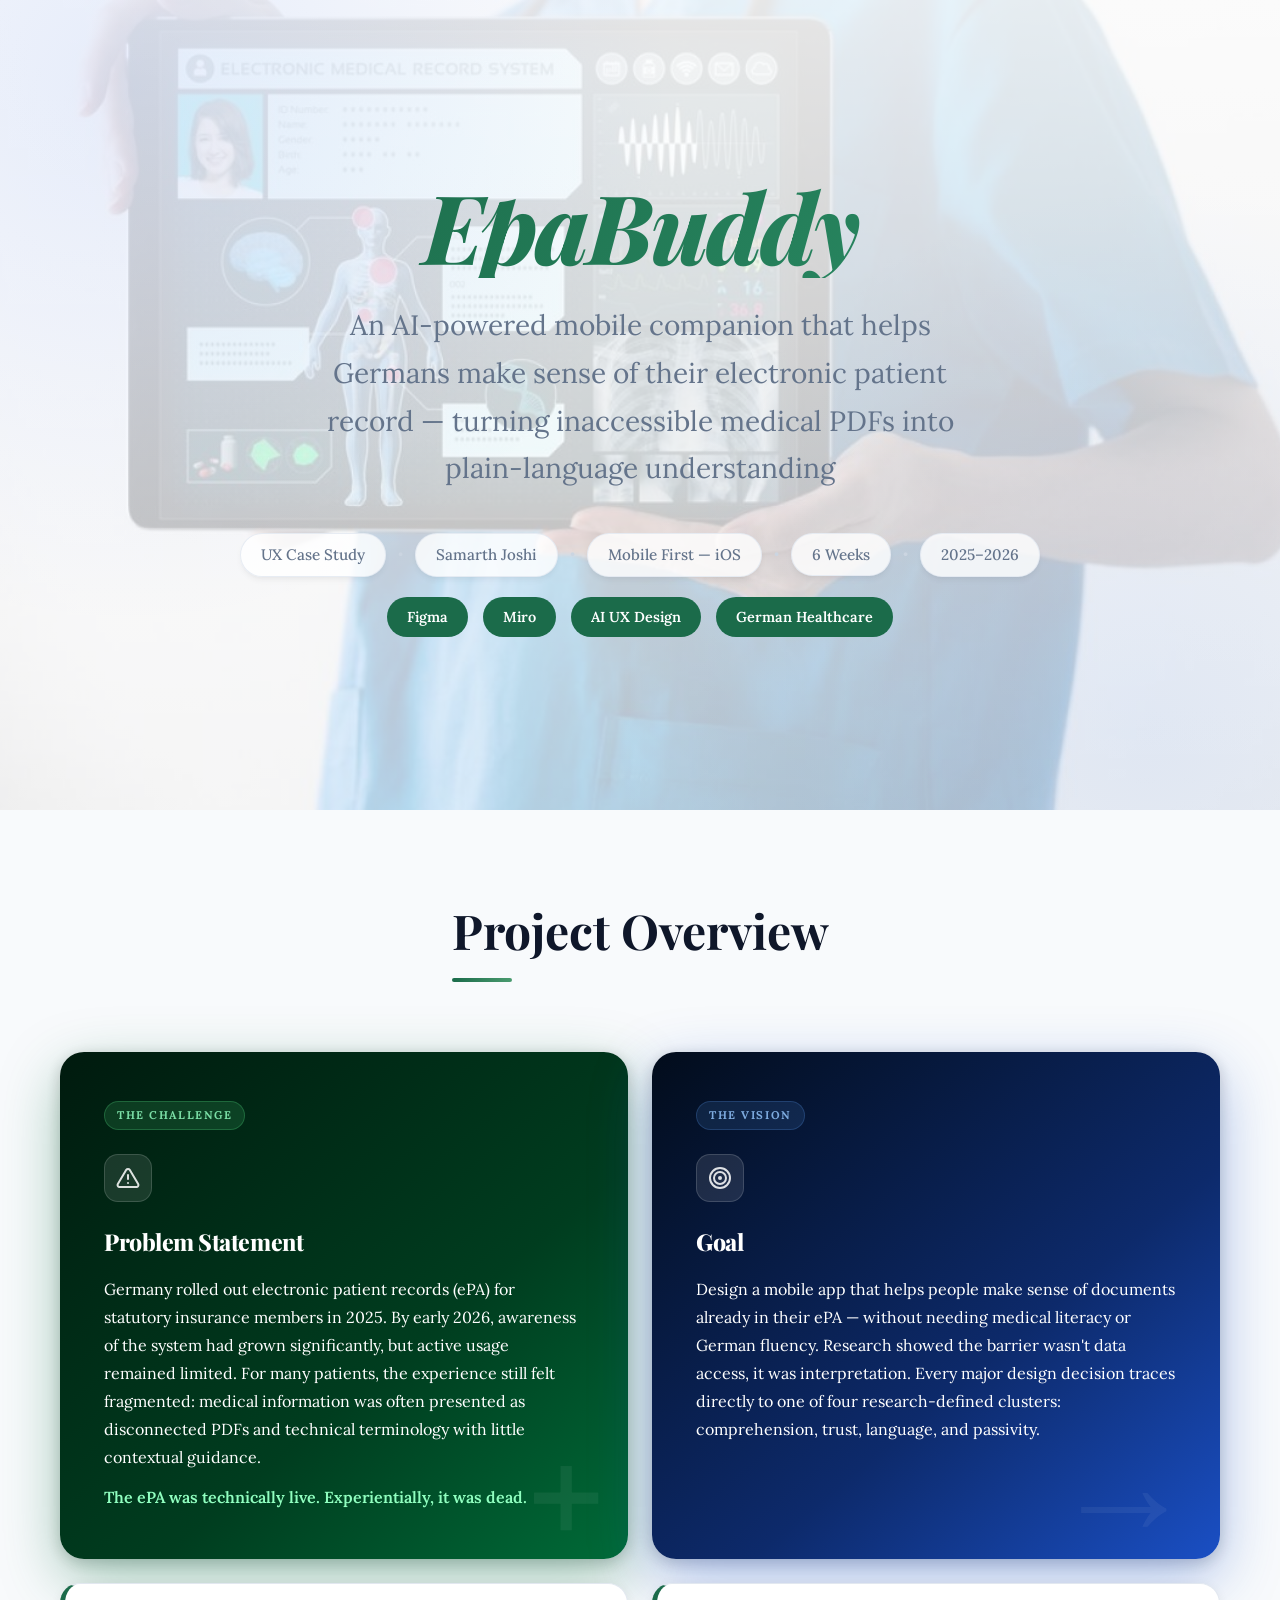
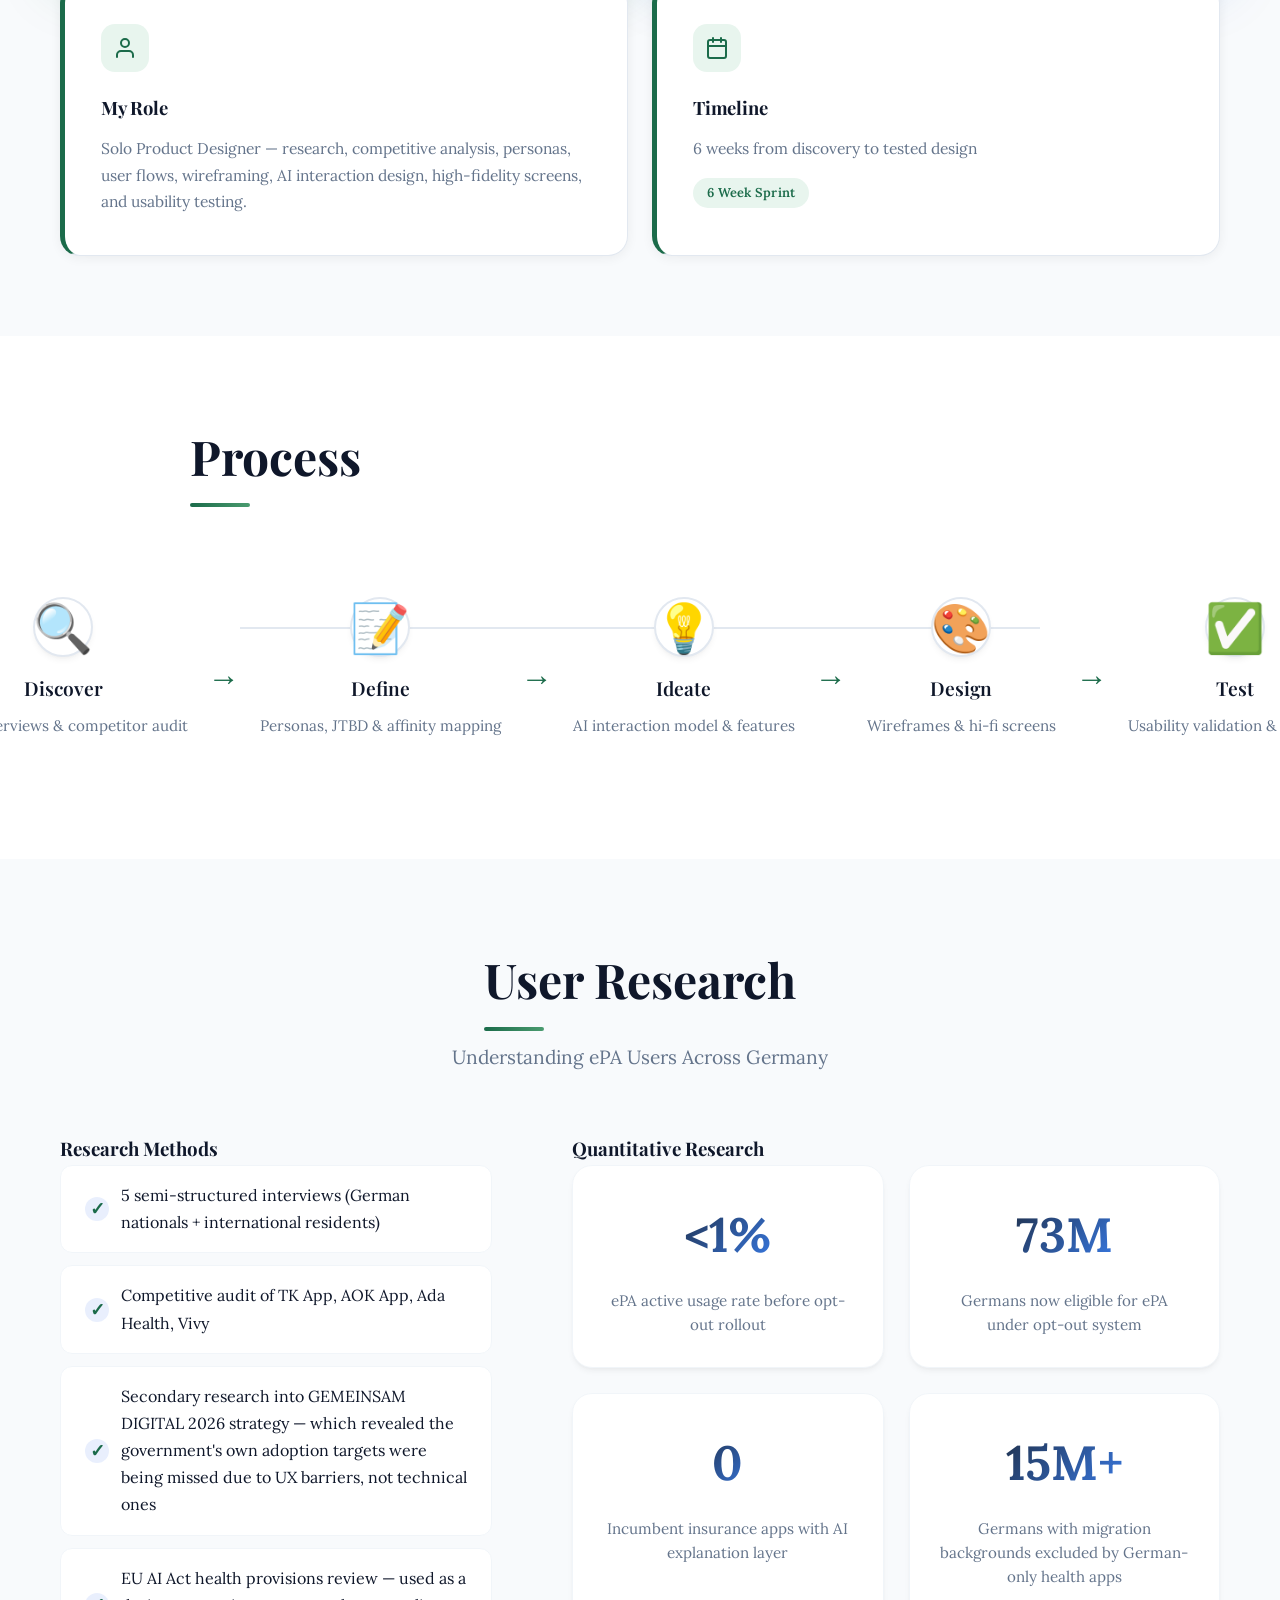
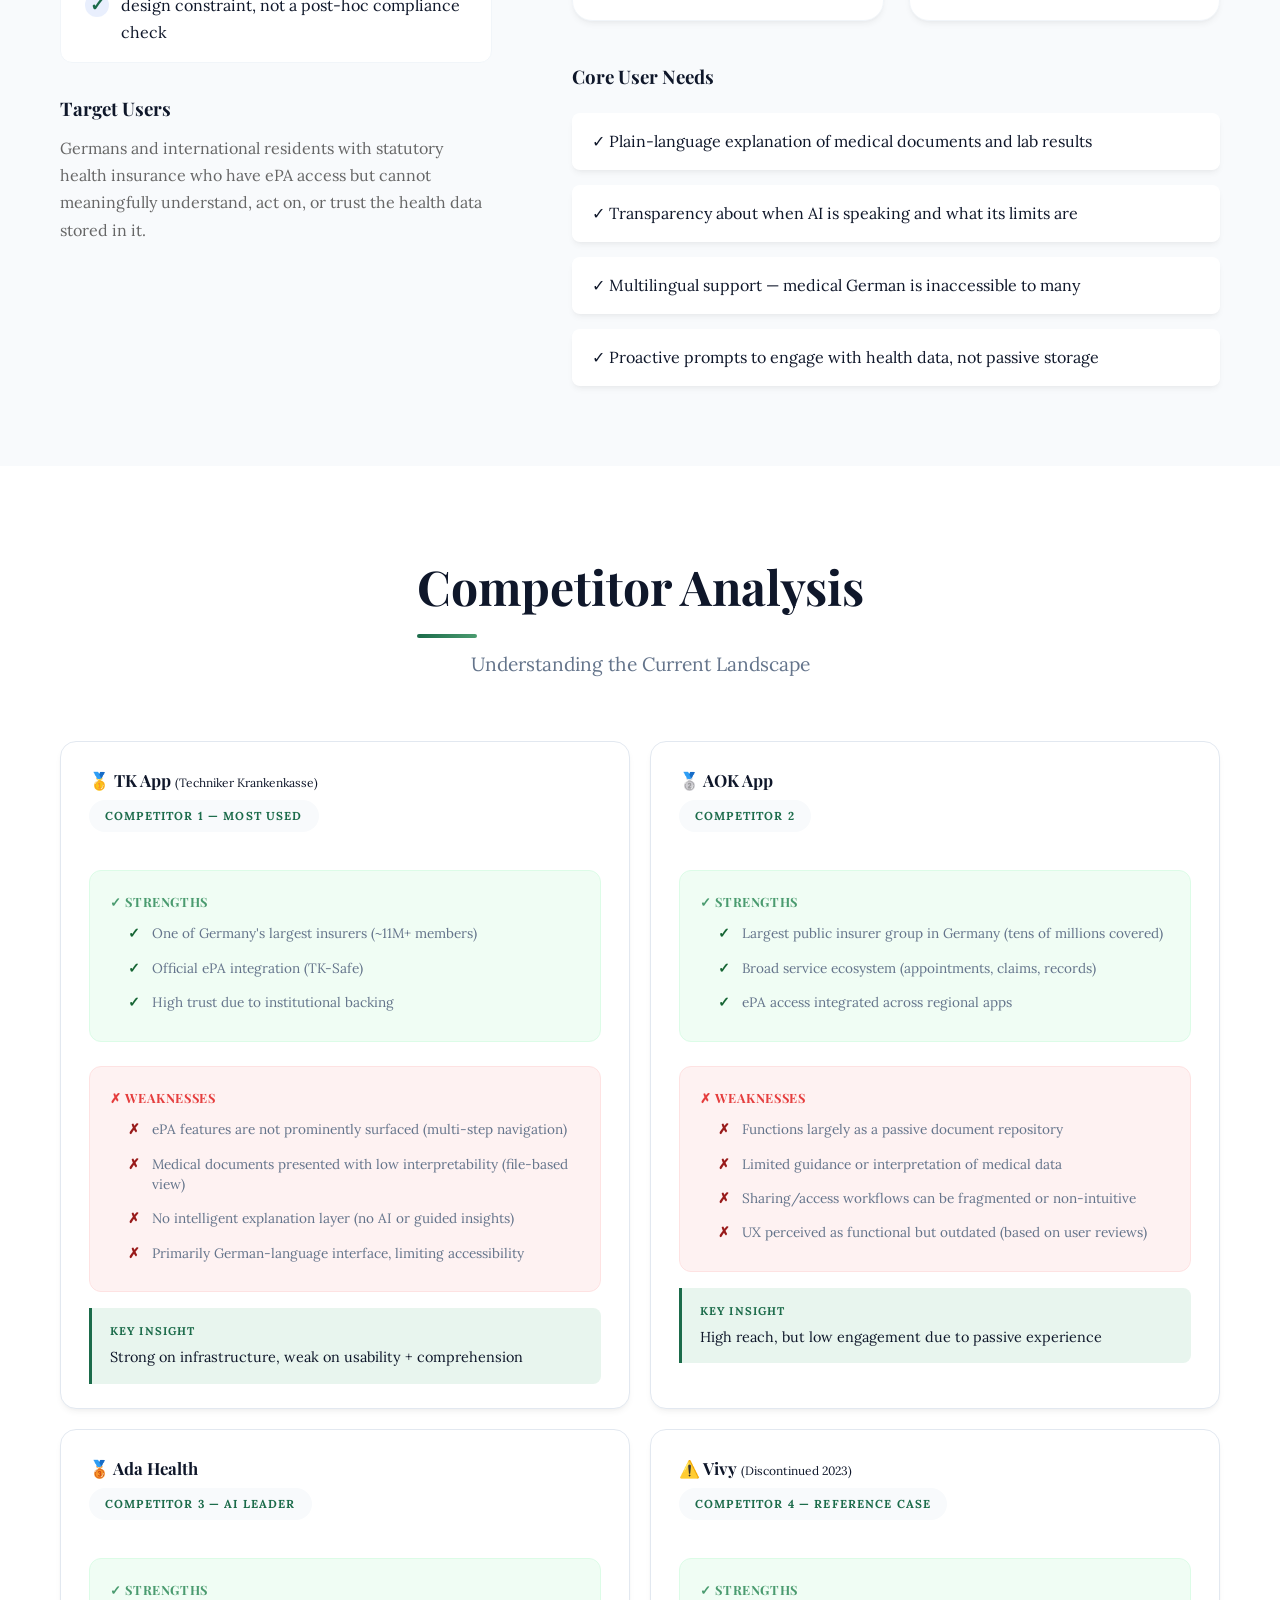
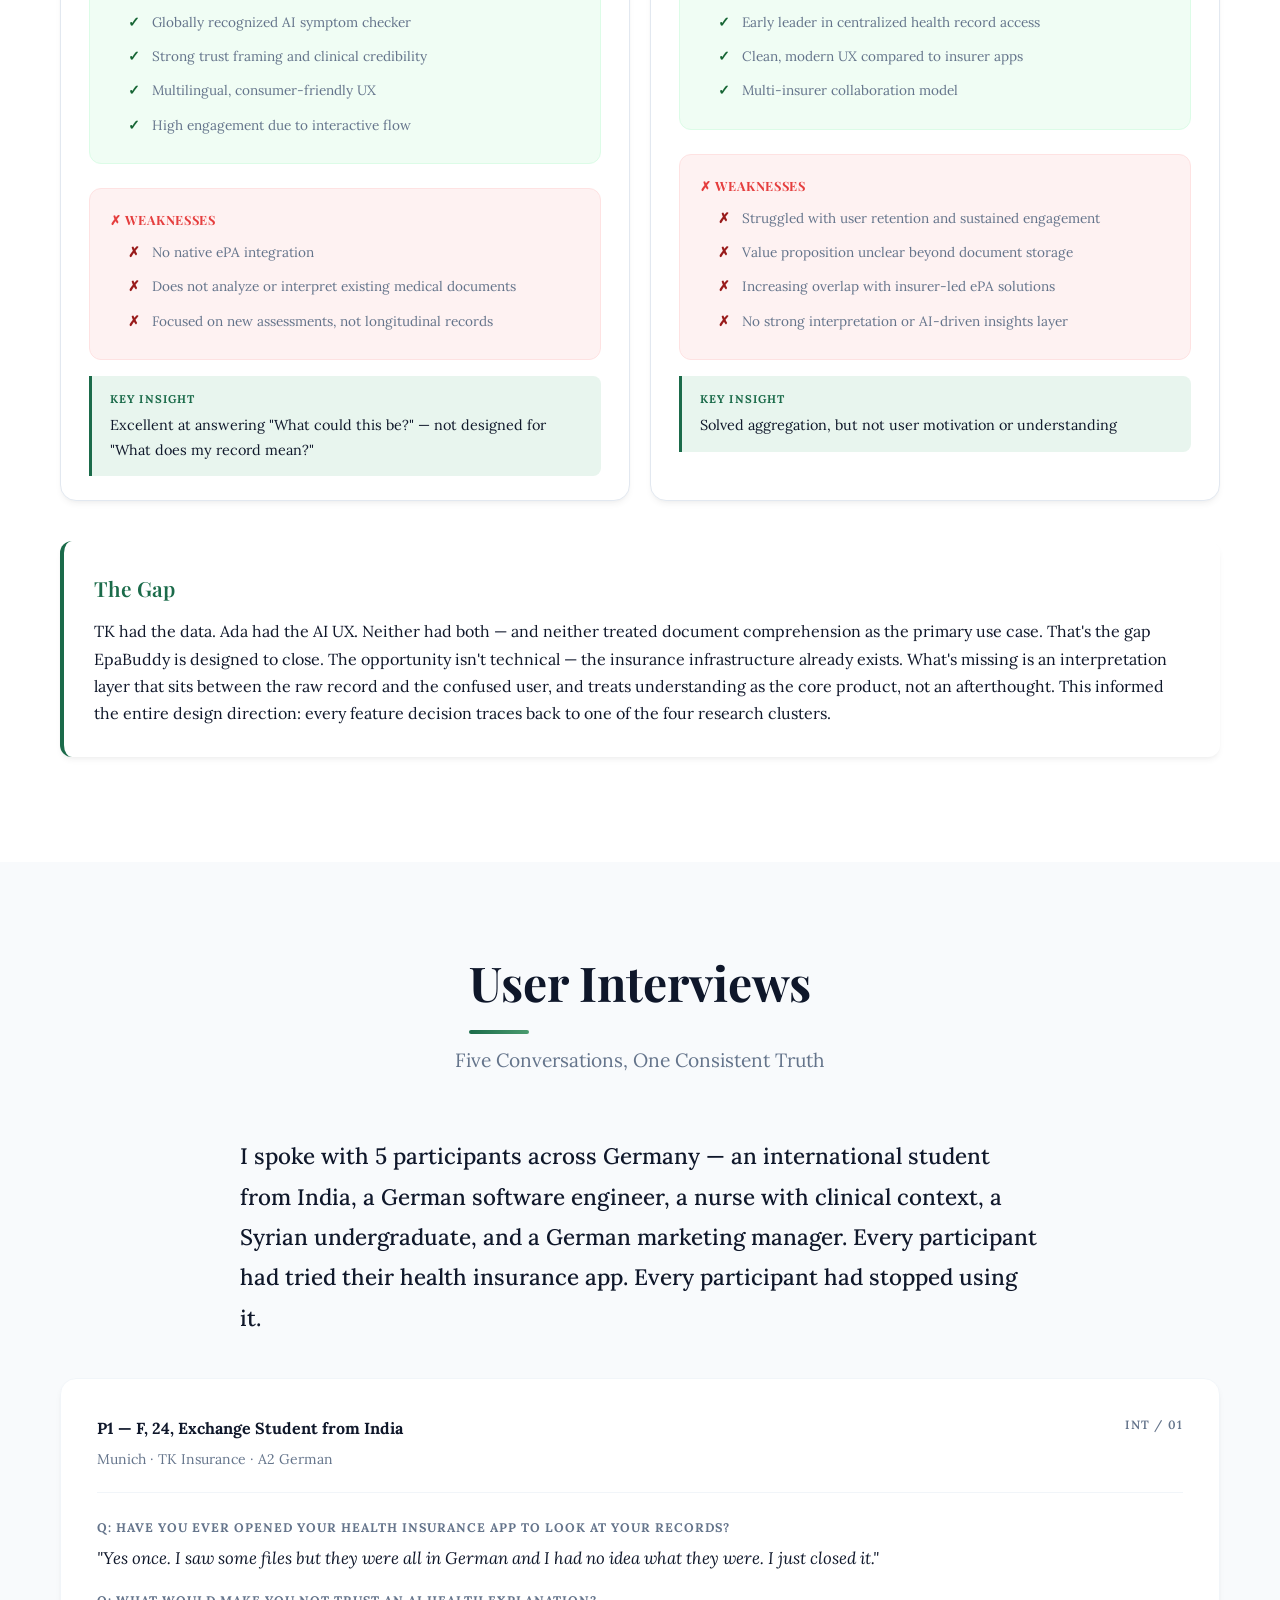
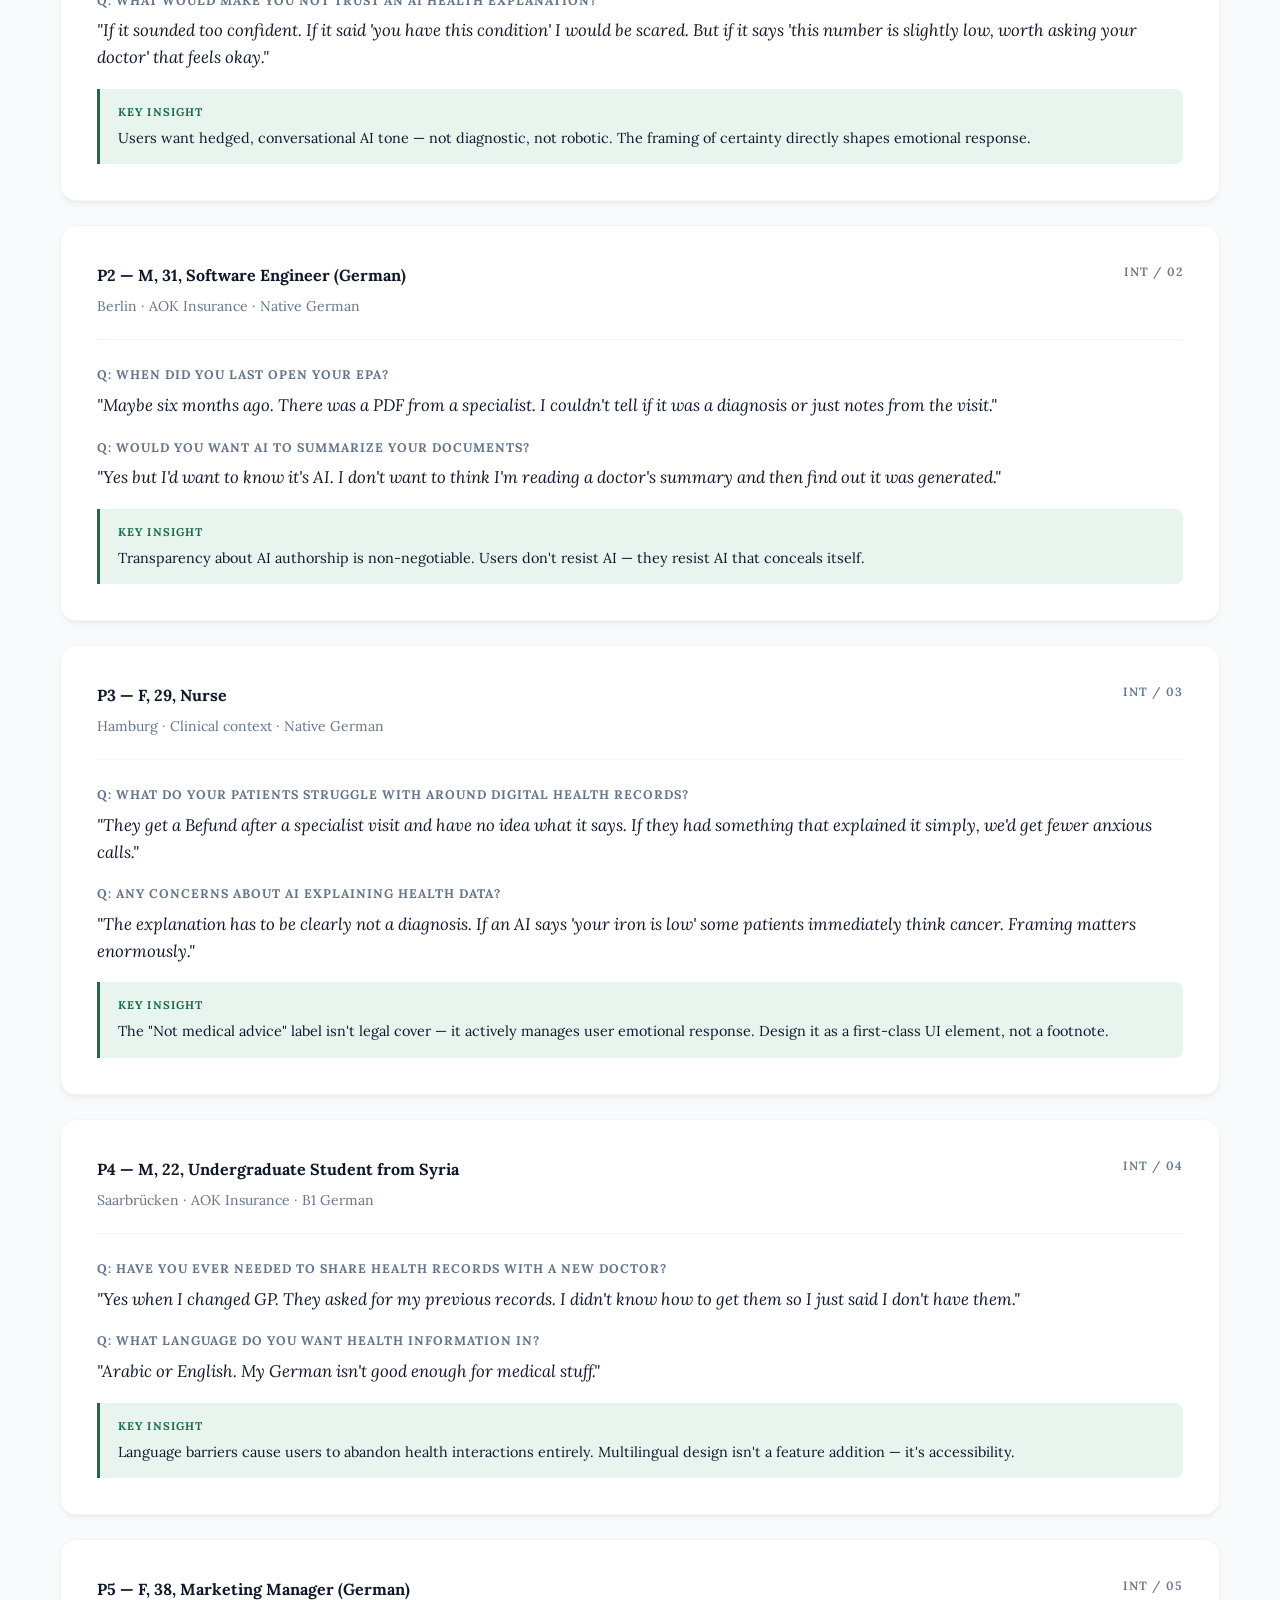
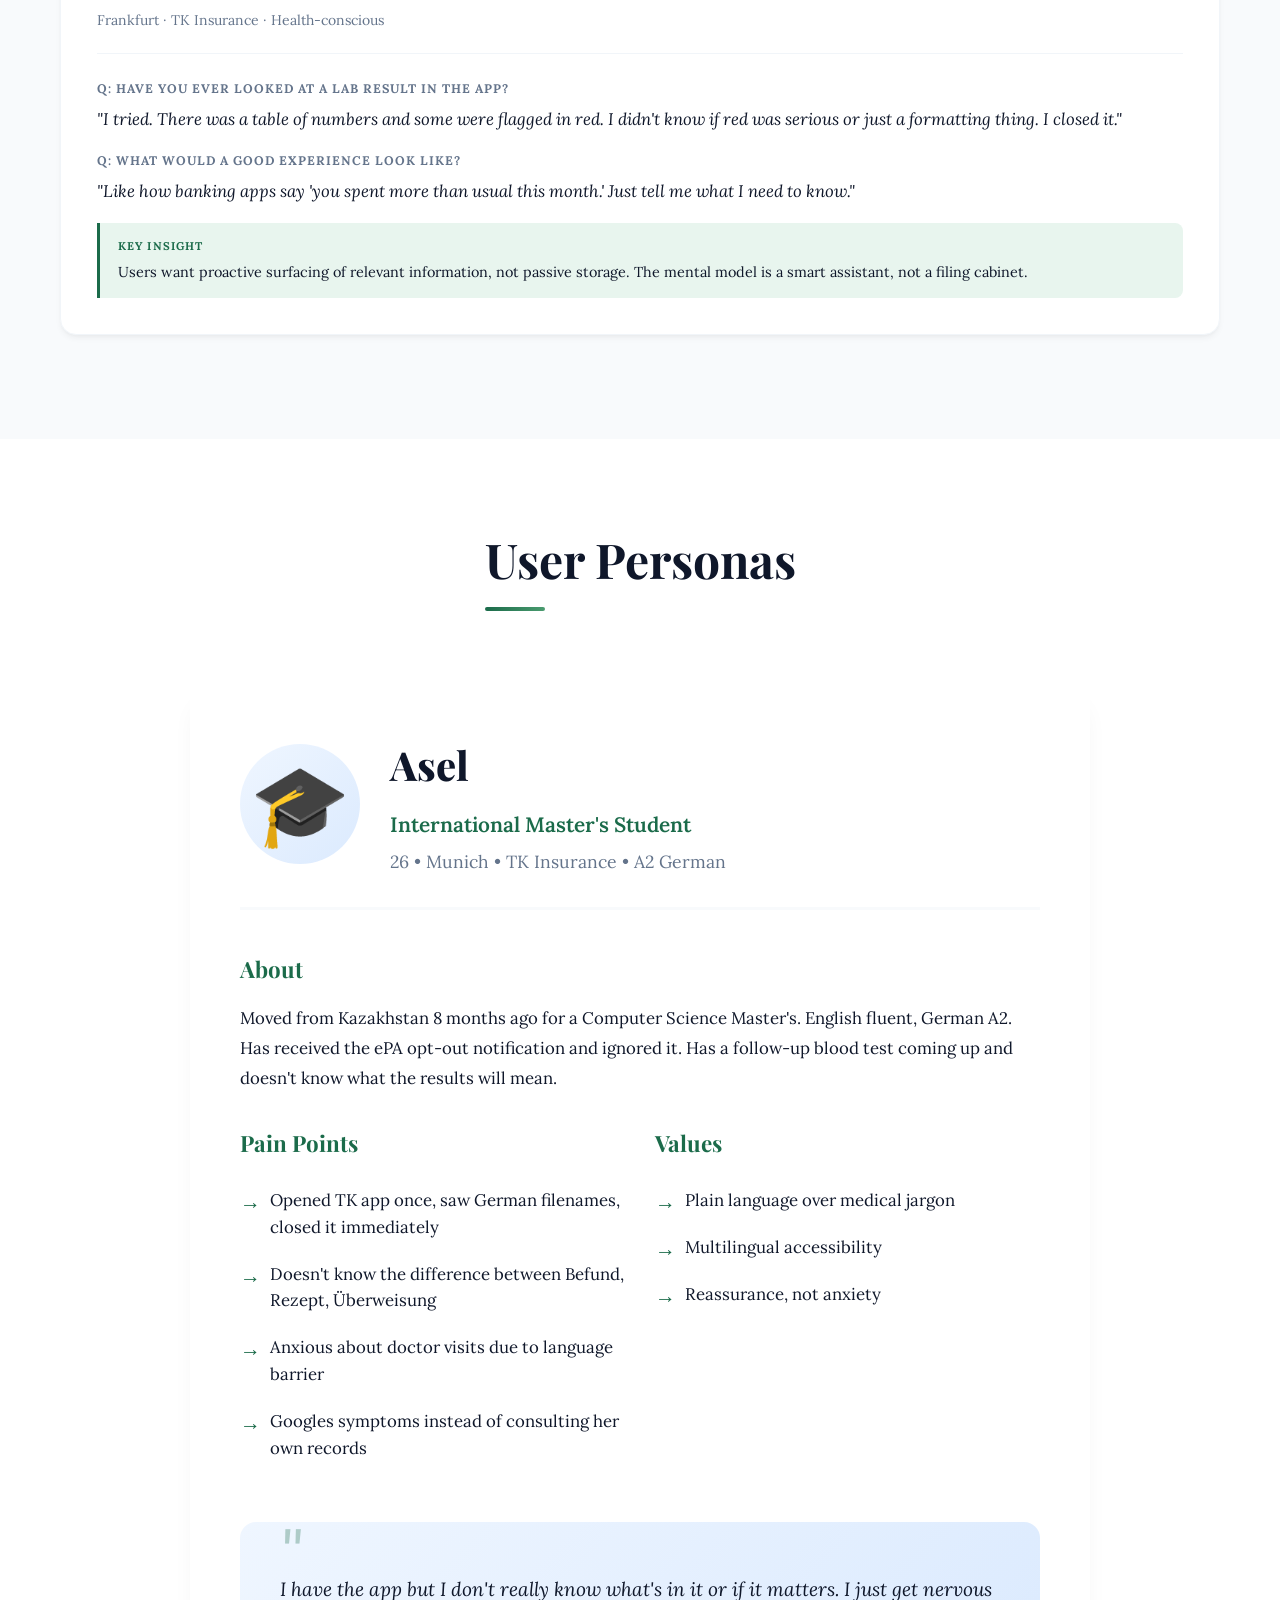
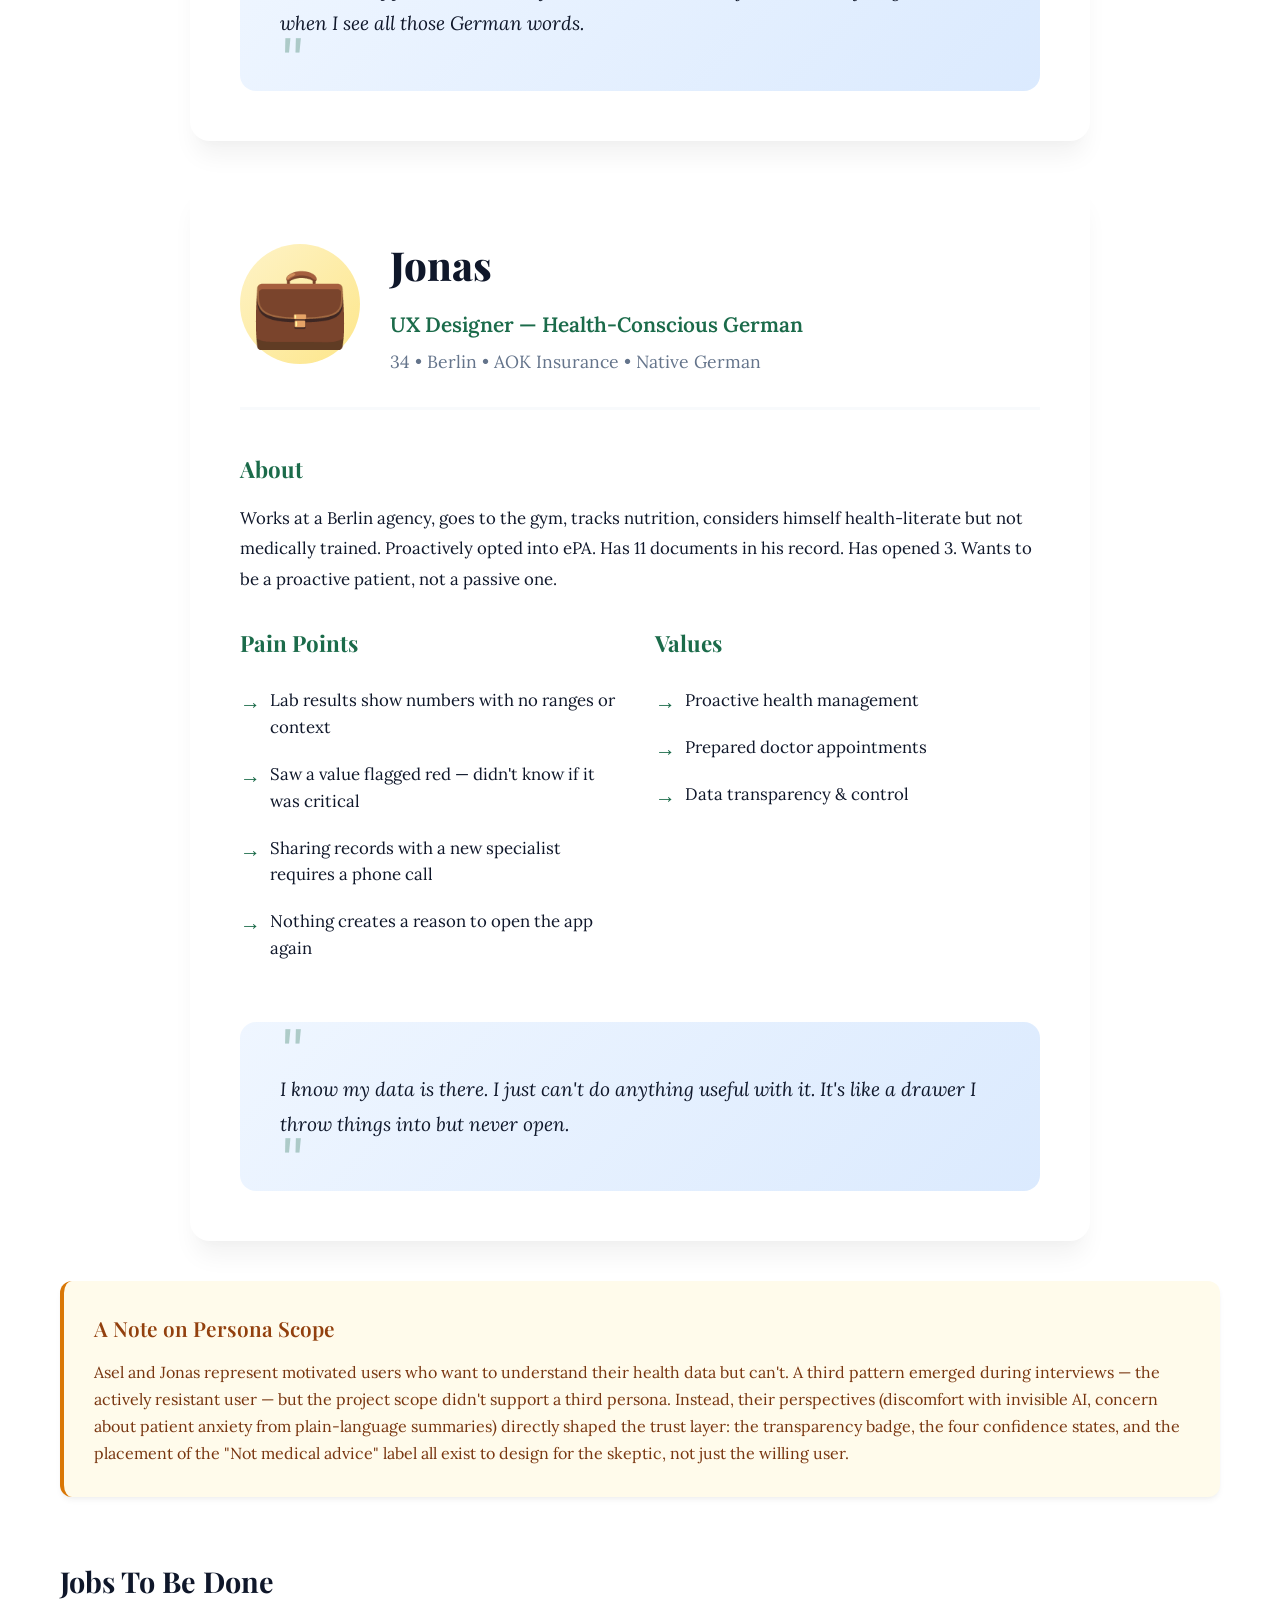
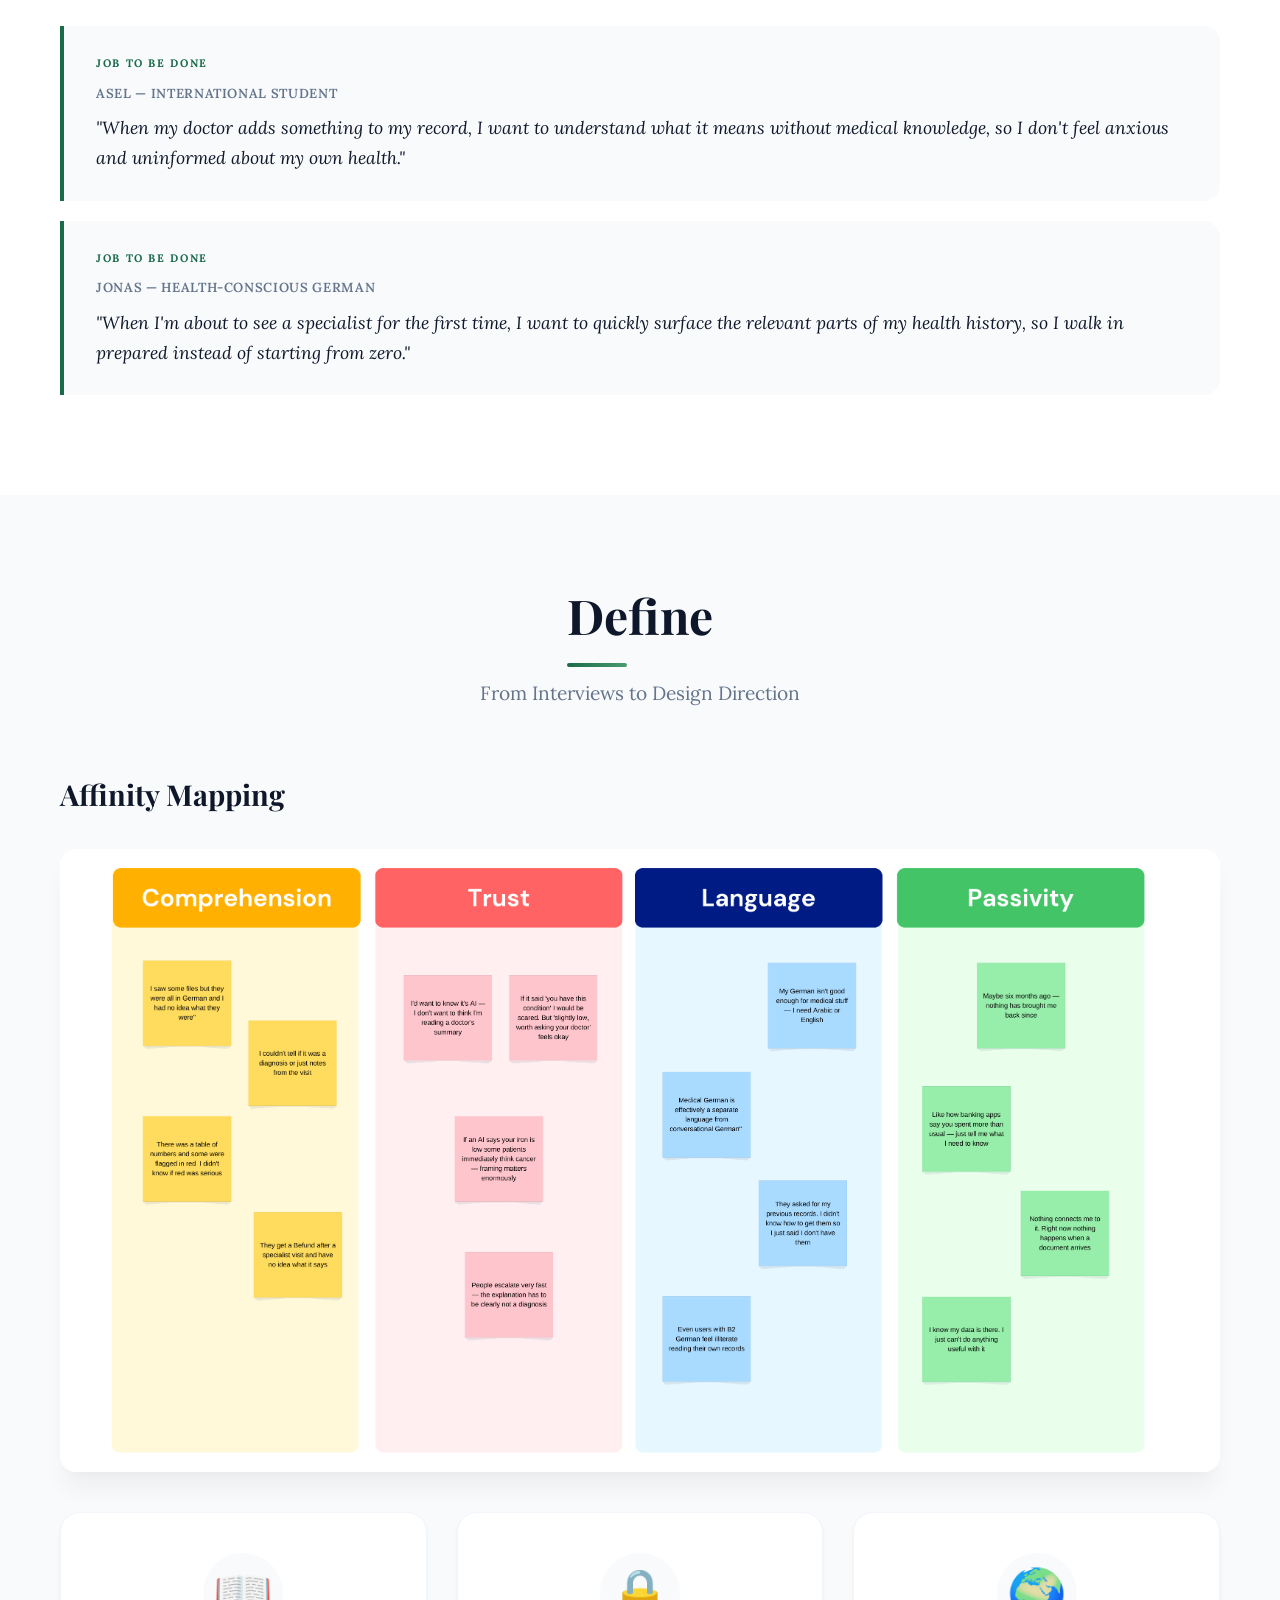
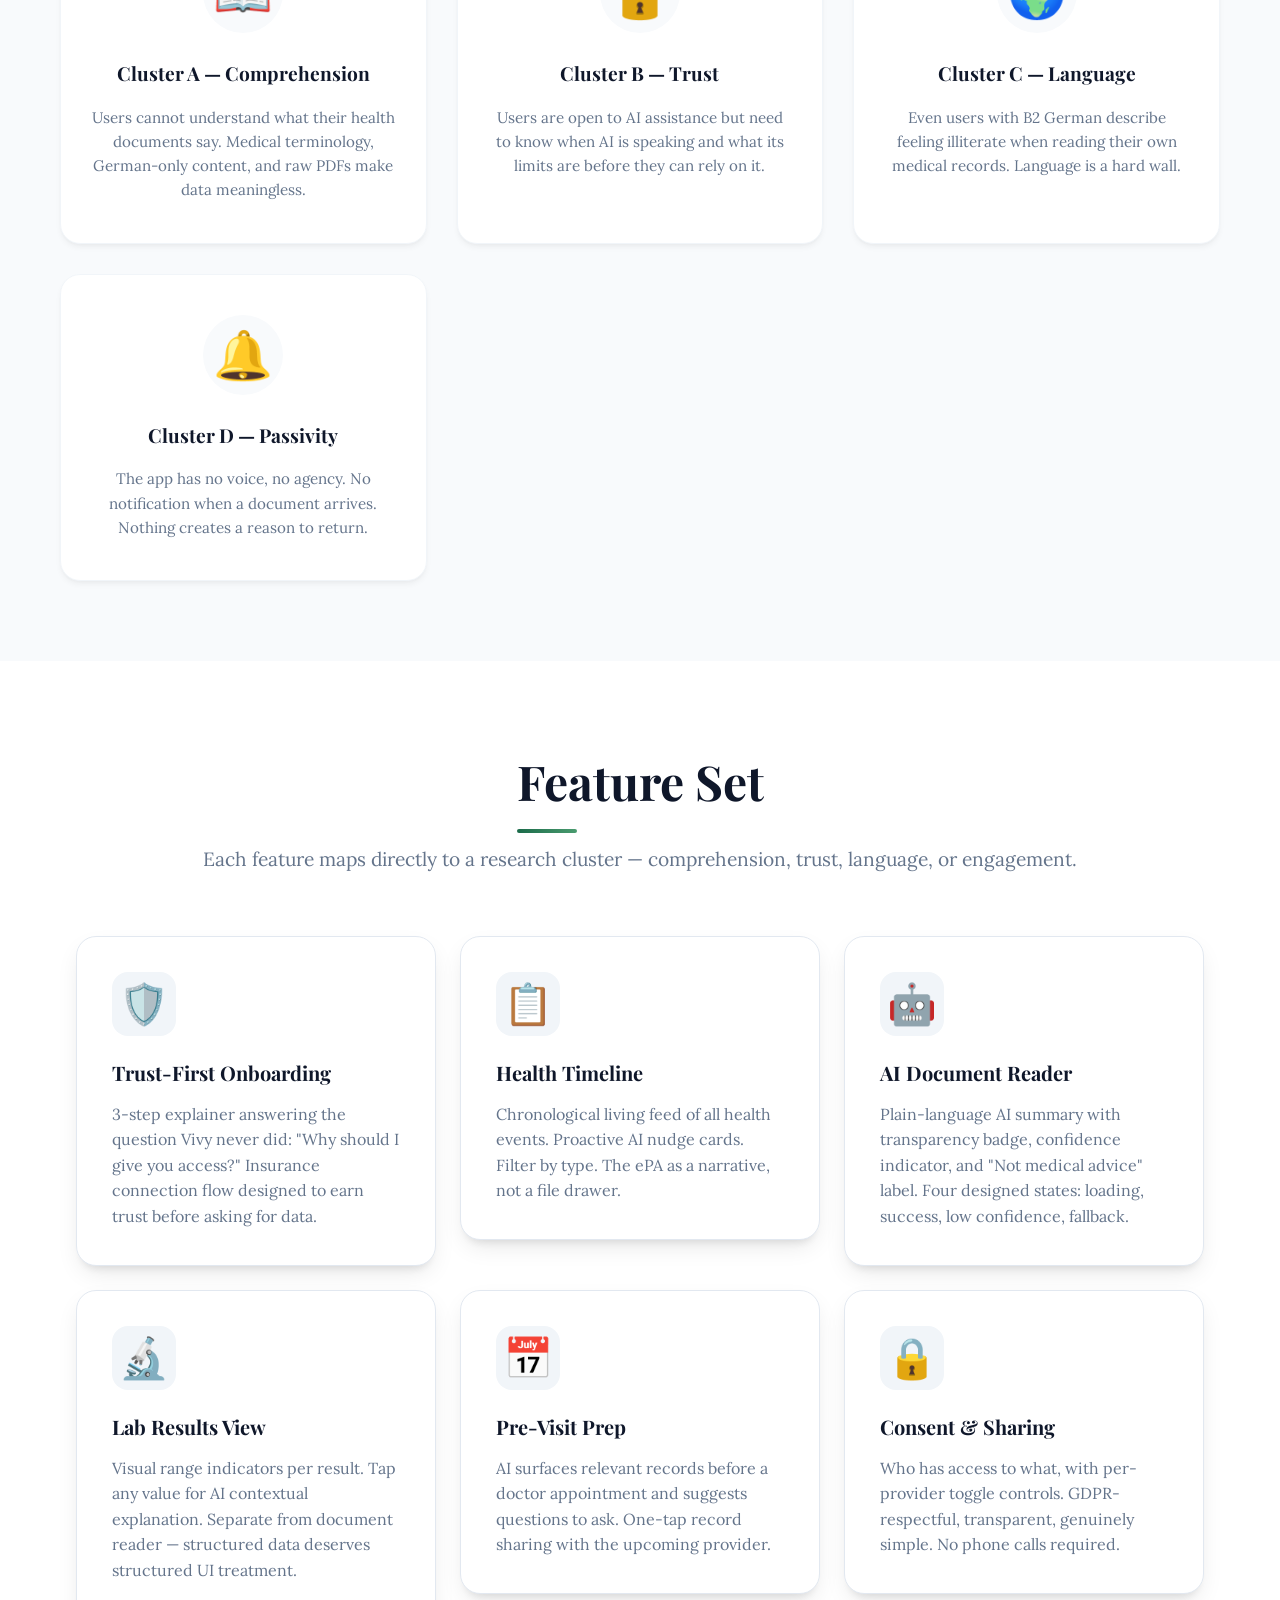
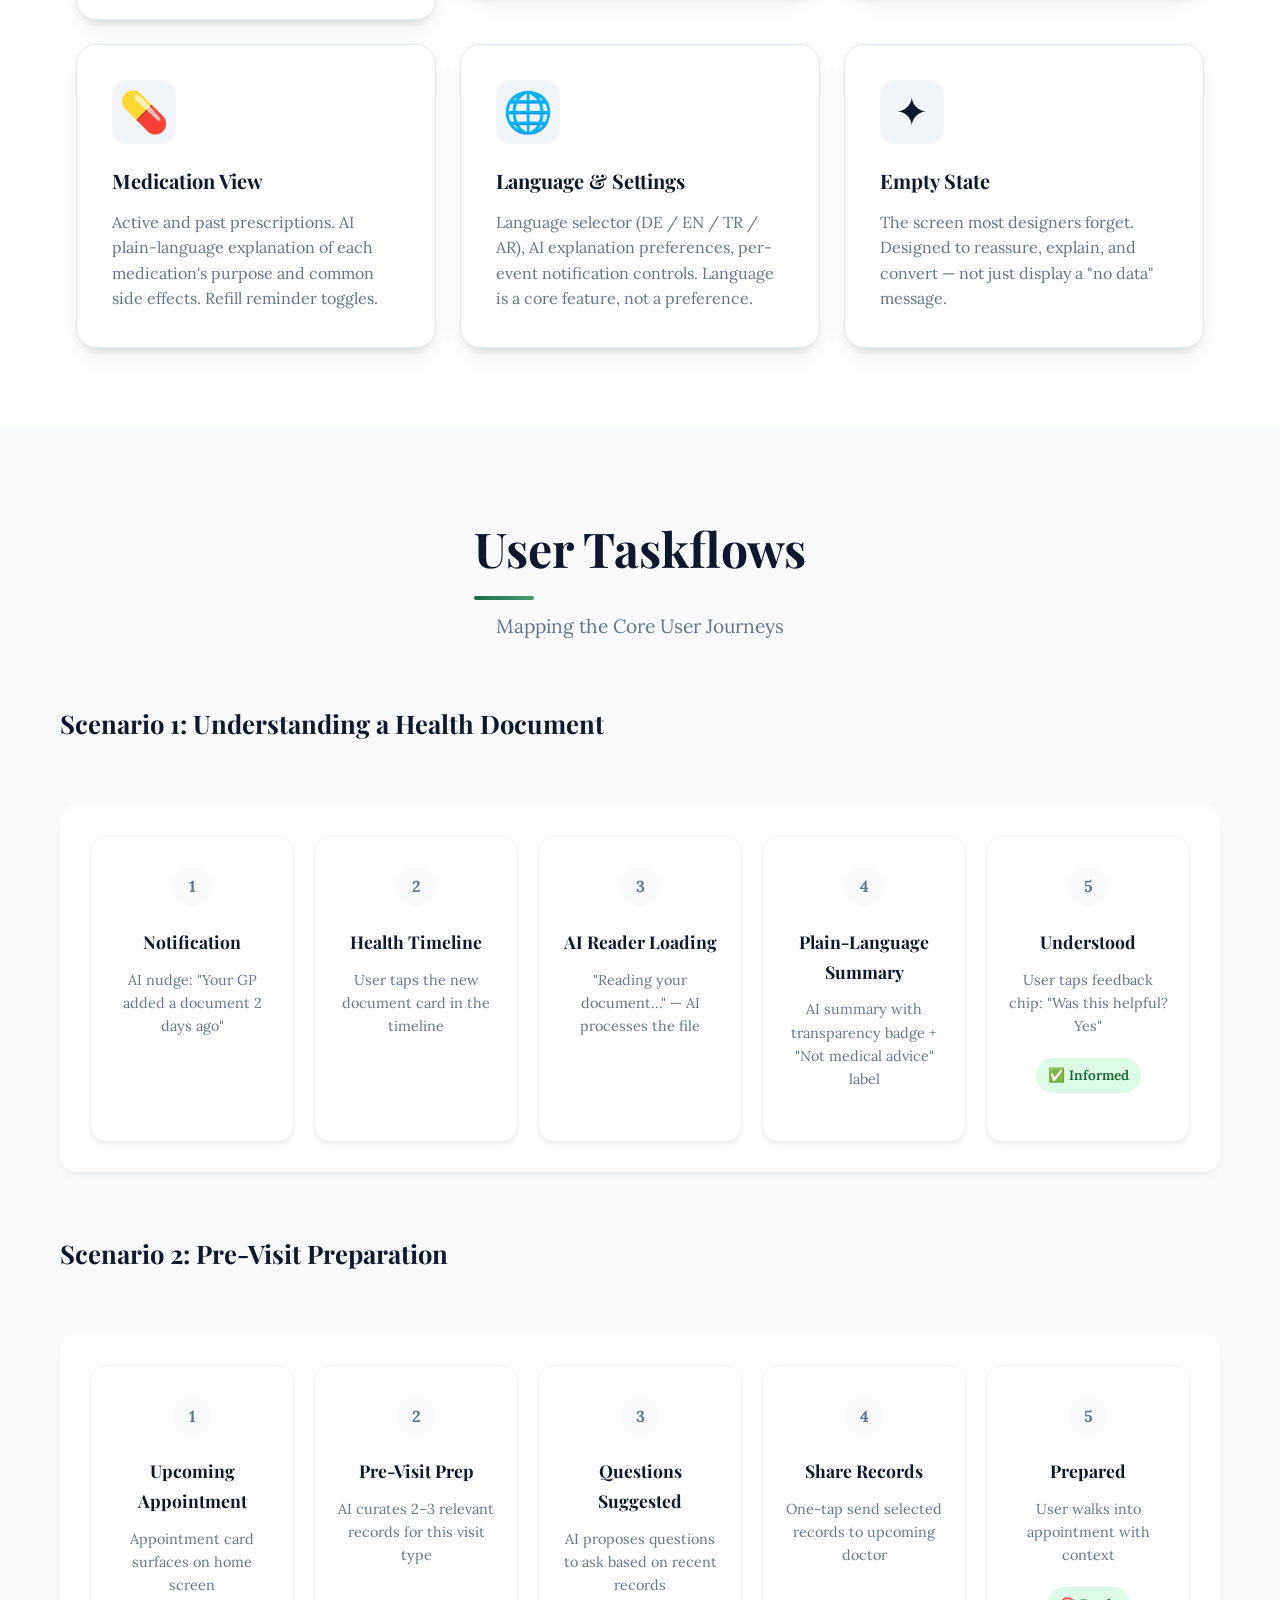
<file: epa-companion-case-study.html>
<!DOCTYPE html>
<html lang="en">
<head>
    <meta charset="UTF-8">
    <meta name="viewport" content="width=device-width, initial-scale=1.0">
    <title>EpaBuddy — ePA Companion UX Case Study | Samarth Joshi</title>
    <meta name="description" content="A UX case study on EpaBuddy — an AI-powered mobile health companion that helps Germans understand their electronic patient record. Solo product design project by Samarth Joshi.">
    <meta property="og:title" content="EpaBuddy — ePA Companion UX Case Study">
    <meta property="og:description" content="AI-powered health companion for Germany's electronic patient record. 6-week solo UX project by Samarth Joshi.">
    <meta property="og:type" content="website">
    <link rel="stylesheet" href="case-study.css">
    <link href="https://fonts.googleapis.com/css2?family=Playfair+Display:ital,wght@0,400;0,500;0,600;0,700;0,800;1,400;1,600&family=Lora:ital,wght@0,400;0,500;0,600;0,700;1,400;1,500&display=swap" rel="stylesheet">
    <style>
        /* ePA-specific overrides */
        :root {
            --primary-color: #1B6B4A;
            --secondary-color: #145239;
            --accent-color: #4A9B6F;
        }
        .main-title {
            background: linear-gradient(135deg, #1B6B4A, #2A8A63);
            -webkit-background-clip: text;
            -webkit-text-fill-color: transparent;
            background-clip: text;
        }
        .section-title::after {
            background: linear-gradient(90deg, #1B6B4A, #4A9B6F);
        }
        .overview-card--problem {
            background: linear-gradient(140deg, #001a0e 0%, #003d1f 60%, #006b38 100%);
            box-shadow: 0 20px 60px rgba(0, 107, 56, 0.35), 0 4px 16px rgba(0,0,0,0.2);
        }
        .overview-card--problem:hover {
            box-shadow: 0 28px 72px rgba(0, 107, 56, 0.45), 0 8px 24px rgba(0,0,0,0.25);
        }
        .overview-card--problem .overview-eyebrow {
            background: rgba(100, 255, 150, 0.15);
            color: #90ffc0;
            border: 1px solid rgba(100, 255, 150, 0.25);
        }
        .overview-card--goal {
            background: linear-gradient(140deg, #020c1b 0%, #0d2a6b 60%, #1a4fc4 100%);
        }
        .overview-card--role   { border-left: 5px solid #1B6B4A; }
        .overview-card--timeline { border-left: 5px solid #1B6B4A; }
        .overview-card--role    .overview-icon { background: #E8F5EE; color: #1B6B4A; }
        .overview-card--timeline .overview-icon { background: #E8F5EE; color: #1B6B4A; }
        .overview-badge { background: #E8F5EE; color: #1B6B4A; }
        .ai-badge {
            display: inline-flex; align-items: center; gap: 6px;
            padding: 4px 12px; border-radius: 20px;
            background: #EEF2FF; color: #1B4FD8;
            font-size: 0.78rem; font-weight: 600;
            border: 1px solid #C7D9FF; letter-spacing: 0.04em;
        }
        .not-medical {
            display: inline-flex; align-items: center; gap: 6px;
            padding: 4px 12px; border-radius: 20px;
            background: #FFF8EC; color: #92400E;
            font-size: 0.78rem; font-weight: 600;
            border: 1px solid #F5DFA0;
        }
        .ai-state-grid {
            display: grid;
            grid-template-columns: repeat(auto-fit, minmax(220px, 1fr));
            gap: 20px; margin-top: 30px;
        }
        .ai-state-card {
            padding: 28px; border-radius: 16px;
            border: 1px solid #E2E8F0;
            text-align: center;
        }
        .ai-state-card.success { background: #E8F5EE; border-color: #4A9B6F; }
        .ai-state-card.loading { background: #EEF2FF; border-color: #C7D9FF; }
        .ai-state-card.partial { background: #FFF8EC; border-color: #F5DFA0; }
        .ai-state-card.error   { background: #FEF2F2; border-color: #FEE2E2; }
        .ai-state-card .state-icon { font-size: 2.5rem; margin-bottom: 12px; }
        .ai-state-card h4 { font-size: 1rem; font-weight: 700; margin-bottom: 8px; color: var(--text-dark); }
        .ai-state-card p { font-size: 0.9rem; color: var(--text-light); line-height: 1.5; margin: 0; }
        .jtbd-block {
            background: #F8FAFC; border-left: 4px solid var(--primary-color);
            padding: 28px 32px; border-radius: 0 16px 16px 0;
            margin: 20px 0; position: relative;
        }
        .jtbd-block::before {
            content: 'JOB TO BE DONE';
            display: block; font-size: 0.68rem; letter-spacing: 0.15em;
            font-weight: 700; color: var(--primary-color); margin-bottom: 10px;
            text-transform: uppercase;
        }
        .jtbd-block .jtbd-persona {
            font-size: 0.82rem; color: var(--text-light);
            letter-spacing: 0.05em; text-transform: uppercase;
            margin-bottom: 8px; font-weight: 600;
        }
        .jtbd-block p { font-size: 1.1rem; color: var(--text-dark); font-style: italic; line-height: 1.7; margin: 0; }
        .interview-card {
            background: #ffffff; border: 1px solid #F1F5F9;
            border-radius: 16px; padding: 36px;
            box-shadow: var(--shadow-sm); margin-bottom: 24px;
            transition: var(--transition-smooth);
        }
        .interview-card:hover { transform: translateY(-4px); box-shadow: var(--shadow-md); }
        .interview-header {
            display: flex; justify-content: space-between; align-items: flex-start;
            margin-bottom: 24px; padding-bottom: 20px; border-bottom: 1px solid #F1F5F9;
        }
        .interview-participant strong { display: block; font-size: 1rem; color: var(--text-dark); margin-bottom: 3px; }
        .interview-participant span { font-size: 0.875rem; color: var(--text-light); }
        .interview-num { font-size: 0.75rem; color: var(--text-light); letter-spacing: 0.1em; font-weight: 600; }
        .qa-block { margin-bottom: 18px; }
        .qa-q { font-size: 0.78rem; font-weight: 700; text-transform: uppercase; letter-spacing: 0.08em; color: var(--text-light); margin-bottom: 6px; }
        .qa-a { font-size: 1.05rem; color: var(--text-dark); font-style: italic; line-height: 1.6; }
        .key-insight-inline {
            background: #E8F5EE; border-left: 3px solid var(--primary-color);
            padding: 14px 18px; border-radius: 0 8px 8px 0; margin-top: 16px;
        }
        .key-insight-inline .ki-label { font-size: 0.7rem; font-weight: 700; text-transform: uppercase; letter-spacing: 0.1em; color: var(--primary-color); margin-bottom: 4px; }
        .key-insight-inline p { font-size: 0.9rem; color: var(--text-dark); margin: 0; }
        .screens-all-image { width: 100%; border-radius: 16px; box-shadow: var(--shadow-lg); margin-top: 40px; display: block; }
        .hero { background: linear-gradient(rgba(255, 255, 255, 0.9), rgba(255, 255, 255, 0.7)), url('Epa/ePA.jpg'); background-size: cover; background-position: center; background-attachment: fixed; }
        /* Fix: phone mockup images start from top, not center */
        .screen-content img { object-position: top; }
        /* Fix: gallery hifi screenshots — equal height, scrollable to explore full image */
        .wireframes-gallery { grid-template-columns: repeat(3, 1fr); }
        .wireframe-item {
            height: 640px;
            overflow-y: auto;
            overflow-x: hidden;
            align-items: flex-start;
            border-radius: 16px;
            box-shadow: 0 4px 20px rgba(0,0,0,0.1);
            scroll-behavior: smooth;
            background: #fff;
        }
        .wireframe-item img, .wireframe-item .case-study-image {
            width: 100%;
            height: auto;
            object-fit: unset;
            border-radius: 0;
            box-shadow: none;
            margin: 0;
            display: block;
        }
        /* Thin branded scrollbar */
        .wireframe-item::-webkit-scrollbar { width: 4px; }
        .wireframe-item::-webkit-scrollbar-track { background: transparent; }
        .wireframe-item::-webkit-scrollbar-thumb { background: rgba(27,107,74,0.35); border-radius: 2px; }
        .wireframe-item::-webkit-scrollbar-thumb:hover { background: rgba(27,107,74,0.65); }
        body, p, li, span, div { font-family: 'Lora', Georgia, 'Times New Roman', serif; }
        h1, h2, h3, h4, h5, h6, .main-title, .section-title, .major-screen-title, .taskflow-title { font-family: 'Playfair Display', Georgia, 'Times New Roman', serif; }
        .main-title { font-style: italic; }
        .tool-badge, .meta-item, .overview-eyebrow, .competitor-tag, .interview-num, .qa-q, .ki-label, .overview-badge, code { font-family: 'Lora', Georgia, serif; }
        /* Competitor grid — 2 wide short cards per row */
        .competitor-grid {
            display: grid;
            grid-template-columns: repeat(2, 1fr);
            gap: 20px;
            margin-top: 32px;
        }
        .competitor-card {
            background: #ffffff;
            border: 1px solid #E2E8F0;
            border-radius: 16px;
            padding: 24px 28px;
            box-shadow: var(--shadow-sm);
            transition: var(--transition-smooth);
        }
        .competitor-card:hover { transform: translateY(-3px); box-shadow: var(--shadow-md); }
        .competitor-card h3 { font-size: 1.05rem; margin-bottom: 6px; color: var(--text-dark); }
        .competitor-tag { font-size: 0.72rem; font-weight: 700; text-transform: uppercase; letter-spacing: 0.1em; color: var(--primary-color); margin-bottom: 14px; }
        .competitor-pros, .competitor-cons { margin-bottom: 10px; }
        .competitor-pros h4, .competitor-cons h4 { font-size: 0.8rem; font-weight: 700; margin-bottom: 5px; }
        .competitor-pros h4 { color: #4A9B6F; }
        .competitor-cons h4 { color: #E53E3E; }
        .competitor-pros ul, .competitor-cons ul { margin: 0; padding-left: 18px; }
        .competitor-pros li, .competitor-cons li { font-size: 0.85rem; color: var(--text-light); line-height: 1.5; margin-bottom: 2px; }
    </style>
</head>
<body>

    <!-- Hero Section -->
    <section class="hero">
        <div class="container">
            <div class="hero-content fade-in">
                <h1 class="main-title">EpaBuddy</h1>
                <p class="subtitle">An AI-powered mobile companion that helps Germans make sense of their electronic patient record — turning inaccessible medical PDFs into plain-language understanding</p>
                <div class="hero-meta">
                    <span class="meta-item">UX Case Study</span>
                    <span class="meta-divider">•</span>
                    <span class="meta-item">Samarth Joshi</span>
                    <span class="meta-divider">•</span>
                    <span class="meta-item">Mobile First — iOS</span>
                    <span class="meta-divider">•</span>
                    <span class="meta-item">6 Weeks</span>
                    <span class="meta-divider">•</span>
                    <span class="meta-item">2025–2026</span>
                </div>
                <div class="hero-tools">
                    <span class="tool-badge">Figma</span>
                    <span class="tool-badge">Miro</span>
                    <span class="tool-badge">AI UX Design</span>
                    <span class="tool-badge">German Healthcare</span>
                </div>
            </div>
        </div>
    </section>

    <!-- Project Overview -->
    <section class="section overview-section">
        <div class="container">
            <div class="section-header fade-in-up">
                <h2 class="section-title">Project Overview</h2>
            </div>
            <div class="overview-hero-row">
                <div class="overview-card overview-card--problem fade-in-up" style="animation-delay: 0.1s;">
                    <span class="overview-eyebrow">The Challenge</span>
                    <div class="overview-icon">
                        <svg viewBox="0 0 24 24" fill="none" xmlns="http://www.w3.org/2000/svg"><path d="M12 9v4m0 4h.01M10.29 3.86L1.82 18a2 2 0 001.71 3h16.94a2 2 0 001.71-3L13.71 3.86a2 2 0 00-3.42 0z" stroke="currentColor" stroke-width="2" stroke-linecap="round" stroke-linejoin="round"/></svg>
                    </div>
                    <h3>Problem Statement</h3>
                    <p>Germany rolled out electronic patient records (ePA) for statutory insurance members in 2025. By early 2026, awareness of the system had grown significantly, but active usage remained limited. For many patients, the experience still felt fragmented: medical information was often presented as disconnected PDFs and technical terminology with little contextual guidance.</p>
                    <p style="margin-top: 12px; font-weight: 600; color: #90ffc0;">The ePA was technically live. Experientially, it was dead.</p>
                    <div class="overview-card-decor">+</div>
                </div>
                <div class="overview-card overview-card--goal fade-in-up" style="animation-delay: 0.2s;">
                    <span class="overview-eyebrow">The Vision</span>
                    <div class="overview-icon">
                        <svg viewBox="0 0 24 24" fill="none" xmlns="http://www.w3.org/2000/svg"><circle cx="12" cy="12" r="10" stroke="currentColor" stroke-width="2"/><circle cx="12" cy="12" r="6" stroke="currentColor" stroke-width="2"/><circle cx="12" cy="12" r="2" fill="currentColor"/></svg>
                    </div>
                    <h3>Goal</h3>
                    <p>Design a mobile app that helps people make sense of documents already in their ePA — without needing medical literacy or German fluency. Research showed the barrier wasn't data access, it was interpretation. Every major design decision traces directly to one of four research-defined clusters: comprehension, trust, language, and passivity.</p>
                    <div class="overview-card-decor">→</div>
                </div>
            </div>
            <div class="overview-support-row">
                <div class="overview-card overview-card--role fade-in-up" style="animation-delay: 0.3s;">
                    <div class="overview-icon">
                        <svg viewBox="0 0 24 24" fill="none" xmlns="http://www.w3.org/2000/svg"><path d="M20 21v-2a4 4 0 00-4-4H8a4 4 0 00-4 4v2" stroke="currentColor" stroke-width="2" stroke-linecap="round" stroke-linejoin="round"/><circle cx="12" cy="7" r="4" stroke="currentColor" stroke-width="2" stroke-linecap="round" stroke-linejoin="round"/></svg>
                    </div>
                    <h3>My Role</h3>
                    <p>Solo Product Designer — research, competitive analysis, personas, user flows, wireframing, AI interaction design, high-fidelity screens, and usability testing.</p>
                </div>
                <div class="overview-card overview-card--timeline fade-in-up" style="animation-delay: 0.4s;">
                    <div class="overview-icon">
                        <svg viewBox="0 0 24 24" fill="none" xmlns="http://www.w3.org/2000/svg"><rect x="3" y="4" width="18" height="18" rx="2" ry="2" stroke="currentColor" stroke-width="2"/><line x1="16" y1="2" x2="16" y2="6" stroke="currentColor" stroke-width="2" stroke-linecap="round"/><line x1="8" y1="2" x2="8" y2="6" stroke="currentColor" stroke-width="2" stroke-linecap="round"/><line x1="3" y1="10" x2="21" y2="10" stroke="currentColor" stroke-width="2"/></svg>
                    </div>
                    <h3>Timeline</h3>
                    <p>6 weeks from discovery to tested design</p>
                    <div class="overview-badge">6 Week Sprint</div>
                </div>
            </div>
        </div>
    </section>

    <!-- Process -->
    <section class="section problem-section">
        <div class="container">
            <div class="content-wrapper fade-in-up">
                <h2 class="section-title">Process</h2>
                <div class="process-timeline">
                    <div class="process-step">
                        <div class="process-icon">🔍</div>
                        <h3>Discover</h3>
                        <p>User interviews & competitor audit</p>
                    </div>
                    <div class="process-arrow">→</div>
                    <div class="process-step">
                        <div class="process-icon">📝</div>
                        <h3>Define</h3>
                        <p>Personas, JTBD & affinity mapping</p>
                    </div>
                    <div class="process-arrow">→</div>
                    <div class="process-step">
                        <div class="process-icon">💡</div>
                        <h3>Ideate</h3>
                        <p>AI interaction model & features</p>
                    </div>
                    <div class="process-arrow">→</div>
                    <div class="process-step">
                        <div class="process-icon">🎨</div>
                        <h3>Design</h3>
                        <p>Wireframes & hi-fi screens</p>
                    </div>
                    <div class="process-arrow">→</div>
                    <div class="process-step">
                        <div class="process-icon">✅</div>
                        <h3>Test</h3>
                        <p>Usability validation & iteration</p>
                    </div>
                </div>
            </div>
        </div>
    </section>

    <!-- User Research -->
    <section class="section research-section">
        <div class="container">
            <div class="section-header fade-in-up">
                <h2 class="section-title">User Research</h2>
                <p class="section-subtitle">Understanding ePA Users Across Germany</p>
            </div>
            <div class="research-content">
                <div class="research-method fade-in-up">
                    <h3>Research Methods</h3>
                    <ul class="method-list">
                        <li>5 semi-structured interviews (German nationals + international residents)</li>
                        <li>Competitive audit of TK App, AOK App, Ada Health, Vivy</li>
                        <li>Secondary research into GEMEINSAM DIGITAL 2026 strategy — which revealed the government's own adoption targets were being missed due to UX barriers, not technical ones</li>
                        <li>EU AI Act health provisions review — used as a design constraint, not a post-hoc compliance check</li>
                    </ul>
                    <h3 style="margin-top: 30px;">Target Users</h3>
                    <p style="color: #666; line-height: 1.7; margin-top: 10px;">Germans and international residents with statutory health insurance who have ePA access but cannot meaningfully understand, act on, or trust the health data stored in it.</p>
                </div>
                <div class="key-findings fade-in-up">
                    <h3>Quantitative Research</h3>
                    <div class="findings-grid">
                        <div class="finding-card stats-card">
                            <div class="finding-icon stat-big">&lt;1%</div>
                            <p>ePA active usage rate before opt-out rollout</p>
                        </div>
                        <div class="finding-card stats-card">
                            <div class="finding-icon stat-big">73M</div>
                            <p>Germans now eligible for ePA under opt-out system</p>
                        </div>
                        <div class="finding-card stats-card">
                            <div class="finding-icon stat-big">0</div>
                            <p>Incumbent insurance apps with AI explanation layer</p>
                        </div>
                        <div class="finding-card stats-card">
                            <div class="finding-icon stat-big">15M+</div>
                            <p>Germans with migration backgrounds excluded by German-only health apps</p>
                        </div>
                    </div>
                    <h3 style="margin-top: 40px;">Core User Needs</h3>
                    <div class="needs-list">
                        <div class="need-item">✓ Plain-language explanation of medical documents and lab results</div>
                        <div class="need-item">✓ Transparency about when AI is speaking and what its limits are</div>
                        <div class="need-item">✓ Multilingual support — medical German is inaccessible to many</div>
                        <div class="need-item">✓ Proactive prompts to engage with health data, not passive storage</div>
                    </div>
                </div>
            </div>
        </div>
    </section>

    <!-- Competitor Analysis -->
    <section class="section wireframes-section">
        <div class="container">
            <div class="section-header fade-in-up">
                <h2 class="section-title">Competitor Analysis</h2>
                <p class="section-subtitle">Understanding the Current Landscape</p>
            </div>
            <div class="competitor-grid">
                <div class="competitor-card fade-in-up" style="animation-delay: 0.1s;">
                    <h3>🥇 TK App <span style="font-size: 0.75rem; font-weight: 400;">(Techniker Krankenkasse)</span></h3>
                    <div class="competitor-tag">Competitor 1 — Most Used</div>
                    <div class="competitor-pros">
                        <h4>✓ Strengths</h4>
                        <ul>
                            <li>One of Germany's largest insurers (~11M+ members)</li>
                            <li>Official ePA integration (TK-Safe)</li>
                            <li>High trust due to institutional backing</li>
                        </ul>
                    </div>
                    <div class="competitor-cons">
                        <h4>✗ Weaknesses</h4>
                        <ul>
                            <li>ePA features are not prominently surfaced (multi-step navigation)</li>
                            <li>Medical documents presented with low interpretability (file-based view)</li>
                            <li>No intelligent explanation layer (no AI or guided insights)</li>
                            <li>Primarily German-language interface, limiting accessibility</li>
                        </ul>
                    </div>
                    <div class="key-insight-inline" style="margin-top: 16px;">
                        <div class="ki-label">Key Insight</div>
                        <p>Strong on infrastructure, weak on usability + comprehension</p>
                    </div>
                </div>
                <div class="competitor-card fade-in-up" style="animation-delay: 0.2s;">
                    <h3>🥈 AOK App</h3>
                    <div class="competitor-tag">Competitor 2</div>
                    <div class="competitor-pros">
                        <h4>✓ Strengths</h4>
                        <ul>
                            <li>Largest public insurer group in Germany (tens of millions covered)</li>
                            <li>Broad service ecosystem (appointments, claims, records)</li>
                            <li>ePA access integrated across regional apps</li>
                        </ul>
                    </div>
                    <div class="competitor-cons">
                        <h4>✗ Weaknesses</h4>
                        <ul>
                            <li>Functions largely as a passive document repository</li>
                            <li>Limited guidance or interpretation of medical data</li>
                            <li>Sharing/access workflows can be fragmented or non-intuitive</li>
                            <li>UX perceived as functional but outdated (based on user reviews)</li>
                        </ul>
                    </div>
                    <div class="key-insight-inline" style="margin-top: 16px;">
                        <div class="ki-label">Key Insight</div>
                        <p>High reach, but low engagement due to passive experience</p>
                    </div>
                </div>
                <div class="competitor-card fade-in-up" style="animation-delay: 0.3s;">
                    <h3>🥉 Ada Health</h3>
                    <div class="competitor-tag">Competitor 3 — AI Leader</div>
                    <div class="competitor-pros">
                        <h4>✓ Strengths</h4>
                        <ul>
                            <li>Globally recognized AI symptom checker</li>
                            <li>Strong trust framing and clinical credibility</li>
                            <li>Multilingual, consumer-friendly UX</li>
                            <li>High engagement due to interactive flow</li>
                        </ul>
                    </div>
                    <div class="competitor-cons">
                        <h4>✗ Weaknesses</h4>
                        <ul>
                            <li>No native ePA integration</li>
                            <li>Does not analyze or interpret existing medical documents</li>
                            <li>Focused on new assessments, not longitudinal records</li>
                        </ul>
                    </div>
                    <div class="key-insight-inline" style="margin-top: 16px;">
                        <div class="ki-label">Key Insight</div>
                        <p>Excellent at answering "What could this be?" — not designed for "What does my record mean?"</p>
                    </div>
                </div>
                <div class="competitor-card fade-in-up" style="animation-delay: 0.4s;">
                    <h3>⚠️ Vivy <span style="font-size: 0.75rem; font-weight: 400;">(Discontinued 2023)</span></h3>
                    <div class="competitor-tag">Competitor 4 — Reference Case</div>
                    <div class="competitor-pros">
                        <h4>✓ Strengths</h4>
                        <ul>
                            <li>Early leader in centralized health record access</li>
                            <li>Clean, modern UX compared to insurer apps</li>
                            <li>Multi-insurer collaboration model</li>
                        </ul>
                    </div>
                    <div class="competitor-cons">
                        <h4>✗ Weaknesses</h4>
                        <ul>
                            <li>Struggled with user retention and sustained engagement</li>
                            <li>Value proposition unclear beyond document storage</li>
                            <li>Increasing overlap with insurer-led ePA solutions</li>
                            <li>No strong interpretation or AI-driven insights layer</li>
                        </ul>
                    </div>
                    <div class="key-insight-inline" style="margin-top: 16px;">
                        <div class="ki-label">Key Insight</div>
                        <p>Solved aggregation, but not user motivation or understanding</p>
                    </div>
                </div>
            </div>
            <div class="learning-item fade-in-up" style="margin-top: 40px; border-left: 4px solid var(--primary-color);">
                <h3 style="color: var(--primary-color);">The Gap</h3>
                <p>TK had the data. Ada had the AI UX. Neither had both — and neither treated document comprehension as the primary use case. That's the gap EpaBuddy is designed to close. The opportunity isn't technical — the insurance infrastructure already exists. What's missing is an interpretation layer that sits between the raw record and the confused user, and treats understanding as the core product, not an afterthought. This informed the entire design direction: every feature decision traces back to one of the four research clusters.</p>
            </div>
        </div>
    </section>

 

    <!-- User Interviews -->
    <section class="section journey-section">
        <div class="container">
            <div class="section-header fade-in-up">
                <h2 class="section-title">User Interviews</h2>
                <p class="section-subtitle">Five Conversations, One Consistent Truth</p>
            </div>
            <div class="card-sorting-info fade-in-up">
                <p class="large-text">I spoke with 5 participants across Germany — an international student from India, a German software engineer, a nurse with clinical context, a Syrian undergraduate, and a German marketing manager. Every participant had tried their health insurance app. Every participant had stopped using it.</p>
            </div>

            <div class="interview-card fade-in-up">
                <div class="interview-header">
                    <div class="interview-participant">
                        <strong>P1 — F, 24, Exchange Student from India</strong>
                        <span>Munich · TK Insurance · A2 German</span>
                    </div>
                    <div class="interview-num">INT / 01</div>
                </div>
                <div class="qa-block">
                    <div class="qa-q">Q: Have you ever opened your health insurance app to look at your records?</div>
                    <div class="qa-a">"Yes once. I saw some files but they were all in German and I had no idea what they were. I just closed it."</div>
                </div>
                <div class="qa-block">
                    <div class="qa-q">Q: What would make you not trust an AI health explanation?</div>
                    <div class="qa-a">"If it sounded too confident. If it said 'you have this condition' I would be scared. But if it says 'this number is slightly low, worth asking your doctor' that feels okay."</div>
                </div>
                <div class="key-insight-inline">
                    <div class="ki-label">Key Insight</div>
                    <p>Users want hedged, conversational AI tone — not diagnostic, not robotic. The framing of certainty directly shapes emotional response.</p>
                </div>
            </div>

            <div class="interview-card fade-in-up">
                <div class="interview-header">
                    <div class="interview-participant">
                        <strong>P2 — M, 31, Software Engineer (German)</strong>
                        <span>Berlin · AOK Insurance · Native German</span>
                    </div>
                    <div class="interview-num">INT / 02</div>
                </div>
                <div class="qa-block">
                    <div class="qa-q">Q: When did you last open your ePA?</div>
                    <div class="qa-a">"Maybe six months ago. There was a PDF from a specialist. I couldn't tell if it was a diagnosis or just notes from the visit."</div>
                </div>
                <div class="qa-block">
                    <div class="qa-q">Q: Would you want AI to summarize your documents?</div>
                    <div class="qa-a">"Yes but I'd want to know it's AI. I don't want to think I'm reading a doctor's summary and then find out it was generated."</div>
                </div>
                <div class="key-insight-inline">
                    <div class="ki-label">Key Insight</div>
                    <p>Transparency about AI authorship is non-negotiable. Users don't resist AI — they resist AI that conceals itself.</p>
                </div>
            </div>

            <div class="interview-card fade-in-up">
                <div class="interview-header">
                    <div class="interview-participant">
                        <strong>P3 — F, 29, Nurse</strong>
                        <span>Hamburg · Clinical context · Native German</span>
                    </div>
                    <div class="interview-num">INT / 03</div>
                </div>
                <div class="qa-block">
                    <div class="qa-q">Q: What do your patients struggle with around digital health records?</div>
                    <div class="qa-a">"They get a Befund after a specialist visit and have no idea what it says. If they had something that explained it simply, we'd get fewer anxious calls."</div>
                </div>
                <div class="qa-block">
                    <div class="qa-q">Q: Any concerns about AI explaining health data?</div>
                    <div class="qa-a">"The explanation has to be clearly not a diagnosis. If an AI says 'your iron is low' some patients immediately think cancer. Framing matters enormously."</div>
                </div>
                <div class="key-insight-inline">
                    <div class="ki-label">Key Insight</div>
                    <p>The "Not medical advice" label isn't legal cover — it actively manages user emotional response. Design it as a first-class UI element, not a footnote.</p>
                </div>
            </div>

            <div class="interview-card fade-in-up">
                <div class="interview-header">
                    <div class="interview-participant">
                        <strong>P4 — M, 22, Undergraduate Student from Syria</strong>
                        <span>Saarbrücken · AOK Insurance · B1 German</span>
                    </div>
                    <div class="interview-num">INT / 04</div>
                </div>
                <div class="qa-block">
                    <div class="qa-q">Q: Have you ever needed to share health records with a new doctor?</div>
                    <div class="qa-a">"Yes when I changed GP. They asked for my previous records. I didn't know how to get them so I just said I don't have them."</div>
                </div>
                <div class="qa-block">
                    <div class="qa-q">Q: What language do you want health information in?</div>
                    <div class="qa-a">"Arabic or English. My German isn't good enough for medical stuff."</div>
                </div>
                <div class="key-insight-inline">
                    <div class="ki-label">Key Insight</div>
                    <p>Language barriers cause users to abandon health interactions entirely. Multilingual design isn't a feature addition — it's accessibility.</p>
                </div>
            </div>

            <div class="interview-card fade-in-up">
                <div class="interview-header">
                    <div class="interview-participant">
                        <strong>P5 — F, 38, Marketing Manager (German)</strong>
                        <span>Frankfurt · TK Insurance · Health-conscious</span>
                    </div>
                    <div class="interview-num">INT / 05</div>
                </div>
                <div class="qa-block">
                    <div class="qa-q">Q: Have you ever looked at a lab result in the app?</div>
                    <div class="qa-a">"I tried. There was a table of numbers and some were flagged in red. I didn't know if red was serious or just a formatting thing. I closed it."</div>
                </div>
                <div class="qa-block">
                    <div class="qa-q">Q: What would a good experience look like?</div>
                    <div class="qa-a">"Like how banking apps say 'you spent more than usual this month.' Just tell me what I need to know."</div>
                </div>
                <div class="key-insight-inline">
                    <div class="ki-label">Key Insight</div>
                    <p>Users want proactive surfacing of relevant information, not passive storage. The mental model is a smart assistant, not a filing cabinet.</p>
                </div>
            </div>

        </div>
    </section>


       <!-- User Personas -->
    <section class="section personas-section">
        <div class="container">
            <div class="section-header fade-in-up">
                <h2 class="section-title">User Personas</h2>
            </div>
            <div class="persona-main-card fade-in-up">
                <div class="persona-header-large">
                    <div class="persona-avatar-large">🎓</div>
                    <div class="persona-info-large">
                        <h2>Asel</h2>
                        <p class="persona-subtitle-large">International Master's Student</p>
                        <p class="persona-location">26 • Munich • TK Insurance • A2 German</p>
                    </div>
                </div>
                <div class="persona-main-content">
                    <div class="persona-section">
                        <h3>About</h3>
                        <p>Moved from Kazakhstan 8 months ago for a Computer Science Master's. English fluent, German A2. Has received the ePA opt-out notification and ignored it. Has a follow-up blood test coming up and doesn't know what the results will mean.</p>
                    </div>
                    <div class="persona-grid-sections">
                        <div class="persona-section">
                            <h3>Pain Points</h3>
                            <ul>
                                <li>Opened TK app once, saw German filenames, closed it immediately</li>
                                <li>Doesn't know the difference between Befund, Rezept, Überweisung</li>
                                <li>Anxious about doctor visits due to language barrier</li>
                                <li>Googles symptoms instead of consulting her own records</li>
                            </ul>
                        </div>
                        <div class="persona-section">
                            <h3>Values</h3>
                            <ul>
                                <li>Plain language over medical jargon</li>
                                <li>Multilingual accessibility</li>
                                <li>Reassurance, not anxiety</li>
                            </ul>
                        </div>
                    </div>
                    <div class="persona-quote">
                        <div class="quote-mark">"</div>
                        <p>I have the app but I don't really know what's in it or if it matters. I just get nervous when I see all those German words.</p>
                        <div class="quote-mark">"</div>
                    </div>
                </div>
            </div>

            <div class="persona-main-card fade-in-up" style="margin-top: 40px;">
                <div class="persona-header-large">
                    <div class="persona-avatar-large" style="background: linear-gradient(135deg, #FEF3C7, #FDE68A);">💼</div>
                    <div class="persona-info-large">
                        <h2>Jonas</h2>
                        <p class="persona-subtitle-large">UX Designer — Health-Conscious German</p>
                        <p class="persona-location">34 • Berlin • AOK Insurance • Native German</p>
                    </div>
                </div>
                <div class="persona-main-content">
                    <div class="persona-section">
                        <h3>About</h3>
                        <p>Works at a Berlin agency, goes to the gym, tracks nutrition, considers himself health-literate but not medically trained. Proactively opted into ePA. Has 11 documents in his record. Has opened 3. Wants to be a proactive patient, not a passive one.</p>
                    </div>
                    <div class="persona-grid-sections">
                        <div class="persona-section">
                            <h3>Pain Points</h3>
                            <ul>
                                <li>Lab results show numbers with no ranges or context</li>
                                <li>Saw a value flagged red — didn't know if it was critical</li>
                                <li>Sharing records with a new specialist requires a phone call</li>
                                <li>Nothing creates a reason to open the app again</li>
                            </ul>
                        </div>
                        <div class="persona-section">
                            <h3>Values</h3>
                            <ul>
                                <li>Proactive health management</li>
                                <li>Prepared doctor appointments</li>
                                <li>Data transparency & control</li>
                            </ul>
                        </div>
                    </div>
                    <div class="persona-quote">
                        <div class="quote-mark">"</div>
                        <p>I know my data is there. I just can't do anything useful with it. It's like a drawer I throw things into but never open.</p>
                        <div class="quote-mark">"</div>
                    </div>
                </div>
            </div>

            <div class="learning-item fade-in-up" style="margin-top: 40px; border-left: 4px solid #d97706; background: #fffbeb;">
                <h3 style="color: #92400e;">A Note on Persona Scope</h3>
                <p style="color: #78350f;">Asel and Jonas represent motivated users who want to understand their health data but can't. A third pattern emerged during interviews — the actively resistant user — but the project scope didn't support a third persona. Instead, their perspectives (discomfort with invisible AI, concern about patient anxiety from plain-language summaries) directly shaped the trust layer: the transparency badge, the four confidence states, and the placement of the "Not medical advice" label all exist to design for the skeptic, not just the willing user.</p>
            </div>
             <h3 style="font-size: 1.8rem; font-weight: 700; color: var(--text-dark); margin: 60px 0 20px;">Jobs To Be Done</h3>
            <div class="jtbd-block fade-in-up">
                <div class="jtbd-persona">Asel — International Student</div>
                <p>"When my doctor adds something to my record, I want to understand what it means without medical knowledge, so I don't feel anxious and uninformed about my own health."</p>
            </div>
            <div class="jtbd-block fade-in-up">
                <div class="jtbd-persona">Jonas — Health-Conscious German</div>
                <p>"When I'm about to see a specialist for the first time, I want to quickly surface the relevant parts of my health history, so I walk in prepared instead of starting from zero."</p>
            </div>
        </div>
        
    </section>
    <!-- Define: Affinity Mapping + JTBD -->
    <section class="section features-section">
        <div class="container">
            <div class="section-header fade-in-up">
                <h2 class="section-title">Define</h2>
                <p class="section-subtitle">From Interviews to Design Direction</p>
            </div>

            <h3 style="font-size: 1.8rem; font-weight: 700; color: var(--text-dark); margin-bottom: 30px;">Affinity Mapping</h3>
            <div class="fade-in-up" style="margin-bottom: 40px;">
                <img src="Epa/Comprehension.png" alt="Affinity Diagram — Four research clusters: Comprehension, Trust, Language, Passivity — with participant quotes mapped to each" style="width: 100%; border-radius: 16px; box-shadow: var(--shadow-lg); display: block;" onerror="this.style.display='none'; this.nextElementSibling.style.display='flex'">
                <div style="display:none; background: #f8fafc; border: 2px dashed #cbd5e1; border-radius: 16px; padding: 60px 40px; text-align: center; flex-direction: column; align-items: center; gap: 12px;">
                    <div style="font-size: 2rem;">📌</div>
                    <p style="font-weight: 700; color: #475569; margin: 0;">Affinity Map — Four Clusters</p>
                    <p style="color: #94a3b8; font-size: 0.9rem; margin: 0;">Comprehension · Trust · Language · Passivity<br>Participant quotes mapped to design decisions</p>
                </div>
            </div>
            <div class="insights-grid fade-in-up">
                <div class="insight-card">
                    <div class="insight-icon">📖</div>
                    <h4>Cluster A — Comprehension</h4>
                    <p>Users cannot understand what their health documents say. Medical terminology, German-only content, and raw PDFs make data meaningless.</p>
                </div>
                <div class="insight-card">
                    <div class="insight-icon">🔒</div>
                    <h4>Cluster B — Trust</h4>
                    <p>Users are open to AI assistance but need to know when AI is speaking and what its limits are before they can rely on it.</p>
                </div>
                <div class="insight-card">
                    <div class="insight-icon">🌍</div>
                    <h4>Cluster C — Language</h4>
                    <p>Even users with B2 German describe feeling illiterate when reading their own medical records. Language is a hard wall.</p>
                </div>
                <div class="insight-card">
                    <div class="insight-icon">🔔</div>
                    <h4>Cluster D — Passivity</h4>
                    <p>The app has no voice, no agency. No notification when a document arrives. Nothing creates a reason to return.</p>
                </div>
            </div>

           
        </div>
    </section>

    <!-- Features -->
    <section class="section wireframes-section">
        <div class="container">
            <div class="section-header fade-in-up">
                <h2 class="section-title">Feature Set</h2>
                <p class="section-subtitle">Each feature maps directly to a research cluster — comprehension, trust, language, or engagement.</p>
            </div>
            <div class="features-grid">
                <div class="feature-card fade-in-up" style="animation-delay: 0.1s;">
                    <div class="feature-icon">🛡️</div>
                    <h3>Trust-First Onboarding</h3>
                    <p>3-step explainer answering the question Vivy never did: "Why should I give you access?" Insurance connection flow designed to earn trust before asking for data.</p>
                </div>
                <div class="feature-card fade-in-up" style="animation-delay: 0.15s;">
                    <div class="feature-icon">📋</div>
                    <h3>Health Timeline</h3>
                    <p>Chronological living feed of all health events. Proactive AI nudge cards. Filter by type. The ePA as a narrative, not a file drawer.</p>
                </div>
                <div class="feature-card fade-in-up" style="animation-delay: 0.2s;">
                    <div class="feature-icon">🤖</div>
                    <h3>AI Document Reader</h3>
                    <p>Plain-language AI summary with transparency badge, confidence indicator, and "Not medical advice" label. Four designed states: loading, success, low confidence, fallback.</p>
                </div>
                <div class="feature-card fade-in-up" style="animation-delay: 0.25s;">
                    <div class="feature-icon">🔬</div>
                    <h3>Lab Results View</h3>
                    <p>Visual range indicators per result. Tap any value for AI contextual explanation. Separate from document reader — structured data deserves structured UI treatment.</p>
                </div>
                <div class="feature-card fade-in-up" style="animation-delay: 0.3s;">
                    <div class="feature-icon">📅</div>
                    <h3>Pre-Visit Prep</h3>
                    <p>AI surfaces relevant records before a doctor appointment and suggests questions to ask. One-tap record sharing with the upcoming provider.</p>
                </div>
                <div class="feature-card fade-in-up" style="animation-delay: 0.35s;">
                    <div class="feature-icon">🔒</div>
                    <h3>Consent & Sharing</h3>
                    <p>Who has access to what, with per-provider toggle controls. GDPR-respectful, transparent, genuinely simple. No phone calls required.</p>
                </div>
                <div class="feature-card fade-in-up" style="animation-delay: 0.4s;">
                    <div class="feature-icon">💊</div>
                    <h3>Medication View</h3>
                    <p>Active and past prescriptions. AI plain-language explanation of each medication's purpose and common side effects. Refill reminder toggles.</p>
                </div>
                <div class="feature-card fade-in-up" style="animation-delay: 0.45s;">
                    <div class="feature-icon">🌐</div>
                    <h3>Language & Settings</h3>
                    <p>Language selector (DE / EN / TR / AR), AI explanation preferences, per-event notification controls. Language is a core feature, not a preference.</p>
                </div>
                <div class="feature-card fade-in-up" style="animation-delay: 0.5s;">
                    <div class="feature-icon">✦</div>
                    <h3>Empty State</h3>
                    <p>The screen most designers forget. Designed to reassure, explain, and convert — not just display a "no data" message.</p>
                </div>
            </div>
        </div>
    </section>

    <!-- User Taskflows -->
    <section class="section journey-section">
        <div class="container">
            <div class="section-header fade-in-up">
                <h2 class="section-title">User Taskflows</h2>
                <p class="section-subtitle">Mapping the Core User Journeys</p>
            </div>
            <div class="taskflows-wrapper">
                <h3 class="taskflow-title fade-in-up">Scenario 1: Understanding a Health Document</h3>
                <div class="journey-timeline fade-in-up taskflow">
                    <div class="journey-step">
                        <div class="step-number">1</div>
                        <h4>Notification</h4>
                        <p>AI nudge: "Your GP added a document 2 days ago"</p>
                    </div>
                    <div class="journey-step">
                        <div class="step-number">2</div>
                        <h4>Health Timeline</h4>
                        <p>User taps the new document card in the timeline</p>
                    </div>
                    <div class="journey-step">
                        <div class="step-number">3</div>
                        <h4>AI Reader Loading</h4>
                        <p>"Reading your document..." — AI processes the file</p>
                    </div>
                    <div class="journey-step">
                        <div class="step-number">4</div>
                        <h4>Plain-Language Summary</h4>
                        <p>AI summary with transparency badge + "Not medical advice" label</p>
                    </div>
                    <div class="journey-step">
                        <div class="step-number">5</div>
                        <h4>Understood</h4>
                        <p>User taps feedback chip: "Was this helpful? Yes"</p>
                        <span class="emotion positive">✅ Informed</span>
                    </div>
                </div>

                <h3 class="taskflow-title fade-in-up" style="margin-top: 60px;">Scenario 2: Pre-Visit Preparation</h3>
                <div class="journey-timeline fade-in-up taskflow">
                    <div class="journey-step">
                        <div class="step-number">1</div>
                        <h4>Upcoming Appointment</h4>
                        <p>Appointment card surfaces on home screen</p>
                    </div>
                    <div class="journey-step">
                        <div class="step-number">2</div>
                        <h4>Pre-Visit Prep</h4>
                        <p>AI curates 2–3 relevant records for this visit type</p>
                    </div>
                    <div class="journey-step">
                        <div class="step-number">3</div>
                        <h4>Questions Suggested</h4>
                        <p>AI proposes questions to ask based on recent records</p>
                    </div>
                    <div class="journey-step">
                        <div class="step-number">4</div>
                        <h4>Share Records</h4>
                        <p>One-tap send selected records to upcoming doctor</p>
                    </div>
                    <div class="journey-step">
                        <div class="step-number">5</div>
                        <h4>Prepared</h4>
                        <p>User walks into appointment with context</p>
                        <span class="emotion positive">🎯 Ready</span>
                    </div>
                </div>
            </div>
        </div>
    </section>

    <!-- Low-Fidelity Prototypes -->
    <section class="section wireframes-section">
        <div class="container">
            <div class="section-header fade-in-up">
                <h2 class="section-title">Low-Fidelity Prototypes</h2>
                <p class="section-subtitle">Early Sketches & Wireframes</p>
            </div>
            <div class="lofi-intro fade-in-up">
                <p class="large-text">Before opening Figma, I sketched the three core user flows on paper to quickly validate information architecture decisions — focusing on hierarchy, flow logic, and where the AI should speak versus stay silent.</p>
            </div>
            <div class="fade-in-up">
                <img src="Epa/Lowfi.jpeg" alt="Low-Fidelity Wireframes — paper sketches of Home Dashboard, AI Document Summary with confidence indicator placement testing, and Appointment Pre-Visit Prep screens" style="width: 100%; border-radius: 16px; box-shadow: var(--shadow-lg); display: block;" onerror="this.style.display='none'; this.nextElementSibling.style.display='flex'">
                <div style="display:none; background: #f8fafc; border: 2px dashed #cbd5e1; border-radius: 16px; padding: 60px 40px; text-align: center; flex-direction: column; align-items: center; gap: 12px;">
                    <div style="font-size: 2rem;">✏️</div>
                    <p style="font-weight: 700; color: #475569; margin: 0;">Paper Wireframes</p>
                    <p style="color: #94a3b8; font-size: 0.9rem; margin: 0;">3 core flows sketched pre-Figma:<br>Home Dashboard · AI Document Summary · Pre-Visit Prep</p>
                </div>
            </div>
        </div>
    </section>

    <!-- Design System -->
    <section class="section final-designs-section">
        <div class="container">
            <div class="section-header fade-in-up">
                <h2 class="section-title">Design System</h2>
                <p class="section-subtitle">Typography & Color Palette</p>
            </div>
            <div class="design-system-grid fade-in-up">
                <div class="design-system-card">
                    <h3>Color Palette</h3>
                    <p class="design-system-desc">Warm off-white base + deep forest green = trust, calm, health — without the cold clinical feeling of traditional healthcare apps</p>
                    <div class="color-palette">
                        <div class="color-swatch">
                            <div class="swatch" style="background: #1B6B4A;"></div>
                            <span>Primary Green</span>
                            <code>#1B6B4A</code>
                        </div>
                        <div class="color-swatch">
                            <div class="swatch" style="background: #1A1814;"></div>
                            <span>Deep Ink</span>
                            <code>#1A1814</code>
                        </div>
                        <div class="color-swatch">
                            <div class="swatch" style="background: #E8F5EE;"></div>
                            <span>Soft Green</span>
                            <code>#E8F5EE</code>
                        </div>
                        <div class="color-swatch">
                            <div class="swatch" style="background: #F7F4EF; border: 1px solid #E2DDD6;"></div>
                            <span>Warm White</span>
                            <code>#F7F4EF</code>
                        </div>
                    </div>
                </div>
                <div class="design-system-card">
                    <h3>AI States</h3>
                    <p class="design-system-desc">Every AI output has four designed states — the most critical UI work in the entire project</p>
                    <div class="ai-state-grid">
                        <div class="ai-state-card loading">
                            <div class="state-icon">⏳</div>
                            <h4>Loading</h4>
                            <p>Reading your document...</p>
                        </div>
                        <div class="ai-state-card success">
                            <div class="state-icon">✓</div>
                            <h4>Success</h4>
                            <p>Full summary + transparency badge</p>
                        </div>
                        <div class="ai-state-card partial">
                            <div class="state-icon">◑</div>
                            <h4>Low Confidence</h4>
                            <p>Partial summary + original linked</p>
                        </div>
                        <div class="ai-state-card error">
                            <div class="state-icon">○</div>
                            <h4>Fallback</h4>
                            <p>Can't read this type → original PDF</p>
                        </div>
                    </div>
                </div>
            </div>

            <!-- Major Screens -->
            <div class="section-header fade-in-up" style="margin-top: 80px;">
                <h2 class="section-title">Major Screens</h2>
            </div>

            <!-- Onboarding -->
            <div class="major-screen-section fade-in-up">
                <h3 class="major-screen-title">Onboarding — Trust Setup</h3>
                <div class="major-screen-description" style="margin-bottom: 30px; max-width: 800px; margin-left: auto; margin-right: auto;">
                    <p><strong>Trust-First Entry Point</strong></p>
                    <p>A 3-step explainer that answers the question Vivy never answered: "Why should I give you access to my data?" The interface explains what the ePA is, what the AI does, and critically — what it does not do — before asking for any permissions.</p>
                    <div class="design-thought">
                        <h4>Design Thought</h4>
                        <p>Two participants declined to connect health apps to their insurance data because they didn't understand what the app would do with it. That grounded the decision to replace a standard permission prompt with a 3-step explainer. Each step answers a specific interview question: what the ePA is, what the AI does with the data, and what it cannot do.</p>
                        <p style="margin-top: 12px;">The copy went through 3 revisions. Biggest change: removing "AI-powered" — which caused participants to skim — and replacing it with the plain-language benefit. An earlier screen 3 headline, "Limitations of AI," made two participants less confident before they'd used the product. It became "What the AI doesn't do" — same content, framing that acknowledges limits without leading with them.</p>
                    </div>
                </div>
                <div class="major-screen-three-layout">
                    <div class="phone-mockup">
                        <div class="phone-screen">
                            <div class="screen-content">
                                <img src="Epa/Hifi/Onboarding%20%26%20Trust%20Setup.png" alt="Onboarding Step 1" style="width:100%;height:100%;object-fit:cover;border-radius:32px;" onerror="this.style.background='#f1f5f9';this.style.display='flex';this.style.alignItems='center';this.style.justifyContent='center';this.alt='Onboarding Step 1'">
                            </div>
                        </div>
                    </div>
                    <div class="phone-mockup">
                        <div class="phone-screen">
                            <div class="screen-content">
                                <img src="Epa/Hifi/Onboarding%20%26%20Trust%20Setup-1.png" alt="Onboarding Step 2" style="width:100%;height:100%;object-fit:cover;border-radius:32px;" onerror="this.style.background='#f1f5f9';this.style.display='flex';this.style.alignItems='center';this.style.justifyContent='center';this.alt='Onboarding Step 2'">
                            </div>
                        </div>
                    </div>
                    <div class="phone-mockup">
                        <div class="phone-screen">
                            <div class="screen-content">
                                <img src="Epa/Hifi/Onboarding%20%26%20Trust%20Setup-2.png" alt="Onboarding Step 3" style="width:100%;height:100%;object-fit:cover;border-radius:32px;" onerror="this.style.background='#f1f5f9';this.style.display='flex';this.style.alignItems='center';this.style.justifyContent='center';this.alt='Onboarding Step 3'">
                            </div>
                        </div>
                    </div>
                </div>
            </div>

            <!-- AI Document Reader -->
            <div class="major-screen-section fade-in-up">
                <h3 class="major-screen-title">AI Document Reader — The Centrepiece</h3>
                <div class="major-screen-description" style="margin-bottom: 30px; max-width: 800px; margin-left: auto; margin-right: auto;">
                    <p>The most important screen in the product. Instead of a raw PDF, the user sees a plain-language AI summary with a transparency badge, confidence indicator, and a clearly visible "Not medical advice" label. Four designed states ensure the experience never breaks — even when AI can't fully process a document.</p>
                    <div class="design-thought">
                        <h4>Design Thought</h4>
                        <p>In early wireframes, "Not medical advice" sat at the bottom as a small footer — the default pattern for health app disclaimers. P3 (nurse) was explicit: patients emotionally anchor on the AI interpretation before reading anything below it. That moved the label to immediately below the summary header, at the same visual weight as the content itself.</p>
                        <p style="margin-top: 12px;">The confidence indicator was originally colour-only. Two usability participants didn't notice it; a third found the red state "scary" without reading the label. Colour alone was doing too much emotional work. Adding an icon and short text label — "High confidence · Based on structured data" — made it both visible and legible. The cleaner version was the wrong version. This design also aligns with EU AI Act Article 13: disclosure at point of use, not buried in settings.</p>
                    </div>
                </div>
                <div class="major-screen-three-layout">
                    <div class="phone-mockup">
                        <div class="phone-screen">
                            <div class="screen-content">
                                <img src="Epa/Hifi/AI%20Reader_%20Document%20Summary%20(High%20confident).png" alt="AI Reader — High Confidence" style="width:100%;height:100%;object-fit:cover;border-radius:32px;" onerror="this.style.background='#f1f5f9';this.style.display='flex';this.style.alignItems='center';this.style.justifyContent='center';this.alt='AI Reader — High Confidence'">
                            </div>
                        </div>
                    </div>
                    <div class="phone-mockup">
                        <div class="phone-screen">
                            <div class="screen-content">
                                <img src="Epa/Hifi/AI%20Reader_%20Document%20Summary(medium%20confident).png" alt="AI Reader — Medium Confidence" style="width:100%;height:100%;object-fit:cover;border-radius:32px;" onerror="this.style.background='#f1f5f9';this.style.display='flex';this.style.alignItems='center';this.style.justifyContent='center';this.alt='AI Reader — Medium Confidence'">
                            </div>
                        </div>
                    </div>
                    <div class="phone-mockup">
                        <div class="phone-screen">
                            <div class="screen-content">
                                <img src="Epa/Hifi/AI%20Reader_%20Document%20Summary%20(Low%20confidence).png" alt="AI Reader — Low Confidence" style="width:100%;height:100%;object-fit:cover;border-radius:32px;" onerror="this.style.background='#f1f5f9';this.style.display='flex';this.style.alignItems='center';this.style.justifyContent='center';this.alt='AI Reader — Low Confidence'">
                            </div>
                        </div>
                    </div>
                </div>
            </div>

            <!-- Pre-Visit Prep -->
            <div class="major-screen-section fade-in-up">
                <h3 class="major-screen-title">Pre-Visit Prep</h3>
                <div class="major-screen-layout">
                    <div class="phone-mockup">
                        <div class="phone-screen">
                            <div class="screen-content">
                                <img src="Epa/Hifi/Pre-Visit%20Prep.png" alt="Pre-Visit Prep" style="width:100%;height:100%;object-fit:cover;border-radius:32px;" onerror="this.style.background='#f1f5f9';this.style.display='flex';this.style.alignItems='center';this.style.justifyContent='center';this.alt='Pre-Visit Prep'">
                            </div>
                        </div>
                    </div>
                    <div class="major-screen-description">
                        <p><strong>Never Walk In Unprepared Again</strong></p>
                        <p>Before a doctor appointment, the AI surfaces the 2–3 most relevant records for that visit type and suggests questions to consider asking based on recent health data. One-tap sharing sends selected records to the upcoming provider.</p>
                        <div class="design-thought">
                            <h4>Design Thought</h4>
                            <p>Jonas's JTBD was "walk in prepared, not starting from zero." After testing, I reduced the default record list from "all relevant records" to the AI-curated 2–3 most relevant — because 3 users felt overwhelmed by the full list and didn't know where to start.</p>
                        </div>
                    </div>
                </div>
            </div>

            <!-- All Screens -->
            <div class="section-header fade-in-up" style="margin-top: 80px;">
                <h2 class="section-title">High-Fidelity Screens</h2>
                <p class="section-subtitle">Final Design Mockups — <a href="https://www.figma.com/proto/v1VSkppznjcRLeAoy6hXxF/Untitled?node-id=27-2&scaling=scale-down&content-scaling=fixed&page-id=0%3A1&starting-point-node-id=18%3A2000" target="_blank" rel="noopener" style="color: var(--primary-color); font-weight: 600;">view all in Figma →</a></p>
            </div>
            <div class="wireframes-gallery" style="margin-top: 40px;">
                <div class="wireframe-item fade-in-up" style="animation-delay: 0.1s;">
                    <img src="Epa/Hifi/Home%20Health%20Timeline.png" alt="Home — Health Timeline" class="case-study-image" onerror="this.style.display='none'">
                </div>
                <div class="wireframe-item fade-in-up" style="animation-delay: 0.2s;">
                    <img src="Epa/Hifi/My%20documents.png" alt="My Documents" class="case-study-image" onerror="this.style.display='none'">
                </div>
                <div class="wireframe-item fade-in-up" style="animation-delay: 0.3s;">
                    <img src="Epa/Hifi/Consent%20%26%20Sharing.png" alt="Consent & Sharing" class="case-study-image" onerror="this.style.display='none'">
                </div>
                <div class="wireframe-item fade-in-up" style="animation-delay: 0.4s;">
                    <img src="Epa/Hifi/Consent%20%26%20Sharing-1.png" alt="Consent & Sharing Detail" class="case-study-image" onerror="this.style.display='none'">
                </div>
                <div class="wireframe-item fade-in-up" style="animation-delay: 0.5s;">
                    <img src="Epa/Hifi/Medication%20View.png" alt="Medication View" class="case-study-image" onerror="this.style.display='none'">
                </div>
                <div class="wireframe-item fade-in-up" style="animation-delay: 0.6s;">
                    <img src="Epa/Hifi/Language.png" alt="Language & Settings" class="case-study-image" onerror="this.style.display='none'">
                </div>
            </div>

            <!-- Interactive Prototype -->
            <div class="section-header fade-in-up" style="margin-top: 80px;">
                <h2 class="section-title">Interactive Prototype</h2>
                <p class="section-subtitle">Tap through the full flow in Figma below — or <a href="https://www.figma.com/proto/v1VSkppznjcRLeAoy6hXxF/Untitled?node-id=27-2&scaling=scale-down&content-scaling=fixed&page-id=0%3A1&starting-point-node-id=18%3A2000" target="_blank" rel="noopener" style="color: var(--primary-color); font-weight: 600;">open directly in Figma →</a></p>
            </div>
            <div class="prototype-embed fade-in-up" style="margin-top: 30px;">
               <iframe style="border: 1px solid rgba(0, 0, 0, 0.1);" width="800" height="450" src="https://embed.figma.com/proto/v1VSkppznjcRLeAoy6hXxF/Untitled?node-id=225-1398&p=f&scaling=scale-down&content-scaling=fixed&page-id=0%3A1&starting-point-node-id=225%3A1180&embed-host=share" allowfullscreen></iframe>
            </div>
        </div>
    </section>

    <!-- Usability Testing -->
    <section class="section impact-section">
        <div class="container">
            <div class="section-header fade-in-up">
                <h2 class="section-title">Usability Testing & Results</h2>
            </div>
            <div class="testing-info fade-in-up">
                <p class="large-text">5 task-based usability tests — 3 in-person, 2 remote via screen share. All participants used their own mobile phones. Tasks were time-tracked; debrief interviews captured emotional feedback on confidence, clarity, and trust in the AI explanations.</p>
                <div class="test-scenario">
                    <h3>Primary Scenario:</h3>
                    <p>"Your doctor just added a blood test result to your record. Find out what it means and decide whether you need to follow up."</p>
                </div>
                <div class="test-scenario" style="margin-top: 20px;">
                    <h3>Secondary Scenario:</h3>
                    <p>"You have a specialist appointment tomorrow. Use the app to prepare and share the relevant records with your doctor."</p>
                </div>
            </div>

            <div class="impact-grid" style="margin-top: 40px;">
                <div class="impact-card fade-in-up" style="animation-delay: 0.1s;">
                    <div class="impact-number">3/5</div>
                    <p>Users completed the primary task without assistance — P4 initially navigated to Settings instead of the Timeline before self-correcting and completing the task</p>
                </div>
                <div class="impact-card fade-in-up" style="animation-delay: 0.2s;">
                    <div class="impact-number">3:40</div>
                    <p>Average time (min:sec) to locate and read AI summary (range: 2:10 – 5:20)</p>
                </div>
                <div class="impact-card fade-in-up" style="animation-delay: 0.3s;">
                    <div class="impact-number">4.2/5</div>
                    <p>Average trust rating of AI explanation across all participants</p>
                </div>
                <div class="impact-card fade-in-up" style="animation-delay: 0.4s;">
                    <div class="impact-number">4/5</div>
                    <p>Users identified AI authorship without prompting — the fifth noticed only after reading the transparency badge</p>
                </div>
            </div>

            <div class="user-quotes-section fade-in-up" style="margin-top: 60px;">
                <h3 style="text-align: center; font-size: 2rem; margin-bottom: 40px; color: #1a1a1a;">User Quotes</h3>
                <div class="quotes-grid">
                    <div class="quote-card">
                        <div class="quote-icon">💬</div>
                        <p>"This is the first time I actually understood what a lab result meant. The 'slightly below normal' framing didn't scare me — it informed me."</p>
                    </div>
                    <div class="quote-card">
                        <div class="quote-icon">💬</div>
                        <p>"I knew it was AI before I even saw the badge. The tone gave it away — and I mean that as a compliment. It felt helpful, not authoritative."</p>
                    </div>
                    <div class="quote-card">
                        <div class="quote-icon">💬</div>
                        <p>"I wasn't sure if I should tap the confidence badge or if it was just decorative. I tapped it and nothing happened — I think I expected it to explain itself."</p>
                        <p style="margin-top: 8px; font-size: 0.82rem; color: var(--text-light); font-style: normal;">This led to a post-test design note: the confidence badge tooltip is flagged as a follow-up iteration for V2.</p>
                    </div>
                </div>
            </div>

            <div class="section-header fade-in-up" style="margin-top: 80px;">
                <h2 class="section-title">Potential Impact</h2>
            </div>
            <div class="potential-impact fade-in-up">
               
                <p style="margin-top: 48px; margin-bottom: 24px; font-size: 0.85rem; text-transform: uppercase; letter-spacing: 0.08em; color: var(--text-light); font-weight: 600;">Design rationale — grounded in secondary research, not test outcomes</p>
                <div class="impact-stats-large">
                    <div class="impact-stat-large">
                        <h3>15M+</h3>
                        <p>Simplified user experience for millions of users.</p>
                    </div>
                    <div class="impact-stat-large">
                        <h3>😇</h3>
                        <p>More accessible and inclusive design for diverse user groups.</p>
                    </div>
                </div>
            </div>
        </div>
    </section>

    <!-- Improvements / Iteration -->
    <section class="section learnings-section">
        <div class="container">
            <div class="section-header fade-in-up">
                <h2 class="section-title">Improvements After Testing</h2>
                <p class="section-subtitle">Based on User Feedback — 2 Rounds of Iteration< <b>(Changes are already present in above hifi protoype section)</b></p>
            </div>
            <div class="learnings-content fade-in-up">
                <div class="learning-item">
                    <h3>AI Confidence Indicator Redesign</h3>
                    <p>Originally colour-only (green/amber/red). 2 of 5 users didn't notice it at all. Redesigned as colour + icon + short text label ("High confidence · Based on structured data"). Now impossible to miss and actually communicates meaning.</p>
                </div>
                <div class="learning-item">
                    <h3>"Not Medical Advice" Label Position</h3>
                    <p>Originally appeared only at the bottom of the summary — users scrolled past it without reading. Moved to immediately below the AI summary header, the first thing a user sees after the explanation title. Always in view, always first.</p>
                </div>
                <div class="learning-item">
                    <h3>Pre-Visit Record Curation</h3>
                    <p>Originally showed all relevant records by default. 3 users felt overwhelmed and didn't know where to start. AI now surfaces only the 2–3 most relevant records for the specific appointment type. Full list available via "See all records."</p>
                </div>
                <div class="learning-item" style="border-left: 4px solid #d97706; background: #fffbeb;">
                    <h3 style="color: #92400e;">Confidence Badge Interaction <span style="font-size: 0.72rem; font-weight: 600; text-transform: uppercase; letter-spacing: 0.08em; background: #fde68a; color: #92400e; padding: 2px 10px; border-radius: 100px; margin-left: 10px; vertical-align: middle;">Unresolved — V2</span></h3>
                    <p style="color: #78350f;">During testing, one participant tapped the confidence badge expecting it to expand or explain itself — and nothing happened. The badge was display-only. This is flagged as an unresolved issue: a tooltip or expandable explanation on the confidence indicator is the right behaviour but wasn't implemented within the project timeline. It's documented here rather than hidden because it's the kind of detail that matters in production.</p>
                </div>
            </div>
        </div>
    </section>

    <!-- Realism & Constraints -->
    <section class="section next-steps-section">
        <div class="container">
            <div class="section-header fade-in-up">
                <h2 class="section-title">Realism & Constraints</h2>
            </div>
            <div class="constraints-content fade-in-up">
                <div class="constraint-grid">
                    <div class="constraint-item">
                        <div class="constraint-icon">🔌</div>
                        <h4>Insurance API Access Required</h4>
                        <p>Requires official TK/AOK ePA API integration and GesundheitsID authentication for real patient data access</p>
                    </div>
                    <div class="constraint-item">
                        <div class="constraint-icon">⚖️</div>
                        <h4>EU AI Act Compliance</h4>
                        <p>Health AI is classified high-risk under the EU AI Act — all transparency, confidence, and override design decisions were made with this in mind</p>
                    </div>
                    <div class="constraint-item">
                        <div class="constraint-icon">🔒</div>
                        <h4>DSGVO / GDPR</h4>
                        <p>Must ensure end-to-end encryption, minimal data collection, and explicit per-provider consent for all health data shared through the app</p>
                    </div>
                    <div class="constraint-item">
                        <div class="constraint-icon">🏥</div>
                        <h4>Medical Accuracy</h4>
                        <p>AI copy would require clinical review before production. This shaped the design choice to use hedged language ("slightly below normal" vs "low") and four confidence states — so the UI communicates certainty level even before copy is validated.</p>
                    </div>
                </div>
            </div>

            <div class="section-header fade-in-up" style="margin-top: 80px;">
                <h2 class="section-title">Possible Future Expansion</h2>
                 <h3>(If deployed as a full product)</h3>
            </div>
            <div class="next-steps-content fade-in-up">
                <ul class="steps-list">
                    <li>Integrate official insurance APIs (TK, AOK, Barmer) for real-time live ePA data</li>
                    <li>Expand language support to Turkish, Arabic, Spanish, French, and Polish</li>
                    <li>Build out the AI feedback loop — user corrections improve explanation quality over time</li>
                    <li>Confidence badge tooltip / expandable explanation — the one unresolved interaction from testing</li>
                    <li>Partner with university health services for international student onboarding</li>
                    <li>Medication interaction checker using prescription data from ePA</li>
                </ul>
            </div>

            <div class="section-header fade-in-up" style="margin-top: 80px;">
                <h2 class="section-title">Reflection</h2>
            </div>
            <div class="reflection-content fade-in-up">
                <p class="large-text">The biggest surprise: AI tone mattered more than AI accuracy. Participants didn't verify whether summaries were medically correct — they trusted or distrusted them based on how the language made them feel. Hedged, conversational phrasing built more trust than precise clinical language. That's a UX finding with real implications for how health AI should be written, and it's not something I expected going in.</p>
                <p style="margin-top: 20px; font-size: 1.1rem; color: var(--text-light); line-height: 1.8;">The second lesson: I cut a feature. An early version included a symptom-checking flow — a natural extension since users were already in the app reading records. After testing, I removed it. Users already had Ada for that. Adding it would have muddied the product's identity without meaningful value. Knowing what to cut is harder than knowing what to build. This was my one clean example of making that call without hedging it.</p>
            </div>
        </div>
    </section>

    <!-- Footer -->
    <footer class="footer">
        <div class="container">
            <h2 style="color: white; font-size: 2.5rem; margin-bottom: 20px;">Thank You</h2>
            <p style="color: #aaa; font-size: 1.2rem;">For Reading</p>
            
            <p style="color: #666; margin-top: 40px; font-size: 0.875rem;">© 2026 ePA Companion Case Study · Samarth Joshi · Product Designer</p>
        </div>
    </footer>

    <button id="backToTop" class="back-to-top" aria-label="Back to top">↑</button>

    <script src="case-study.js"></script>
</body>
</html>
</file>
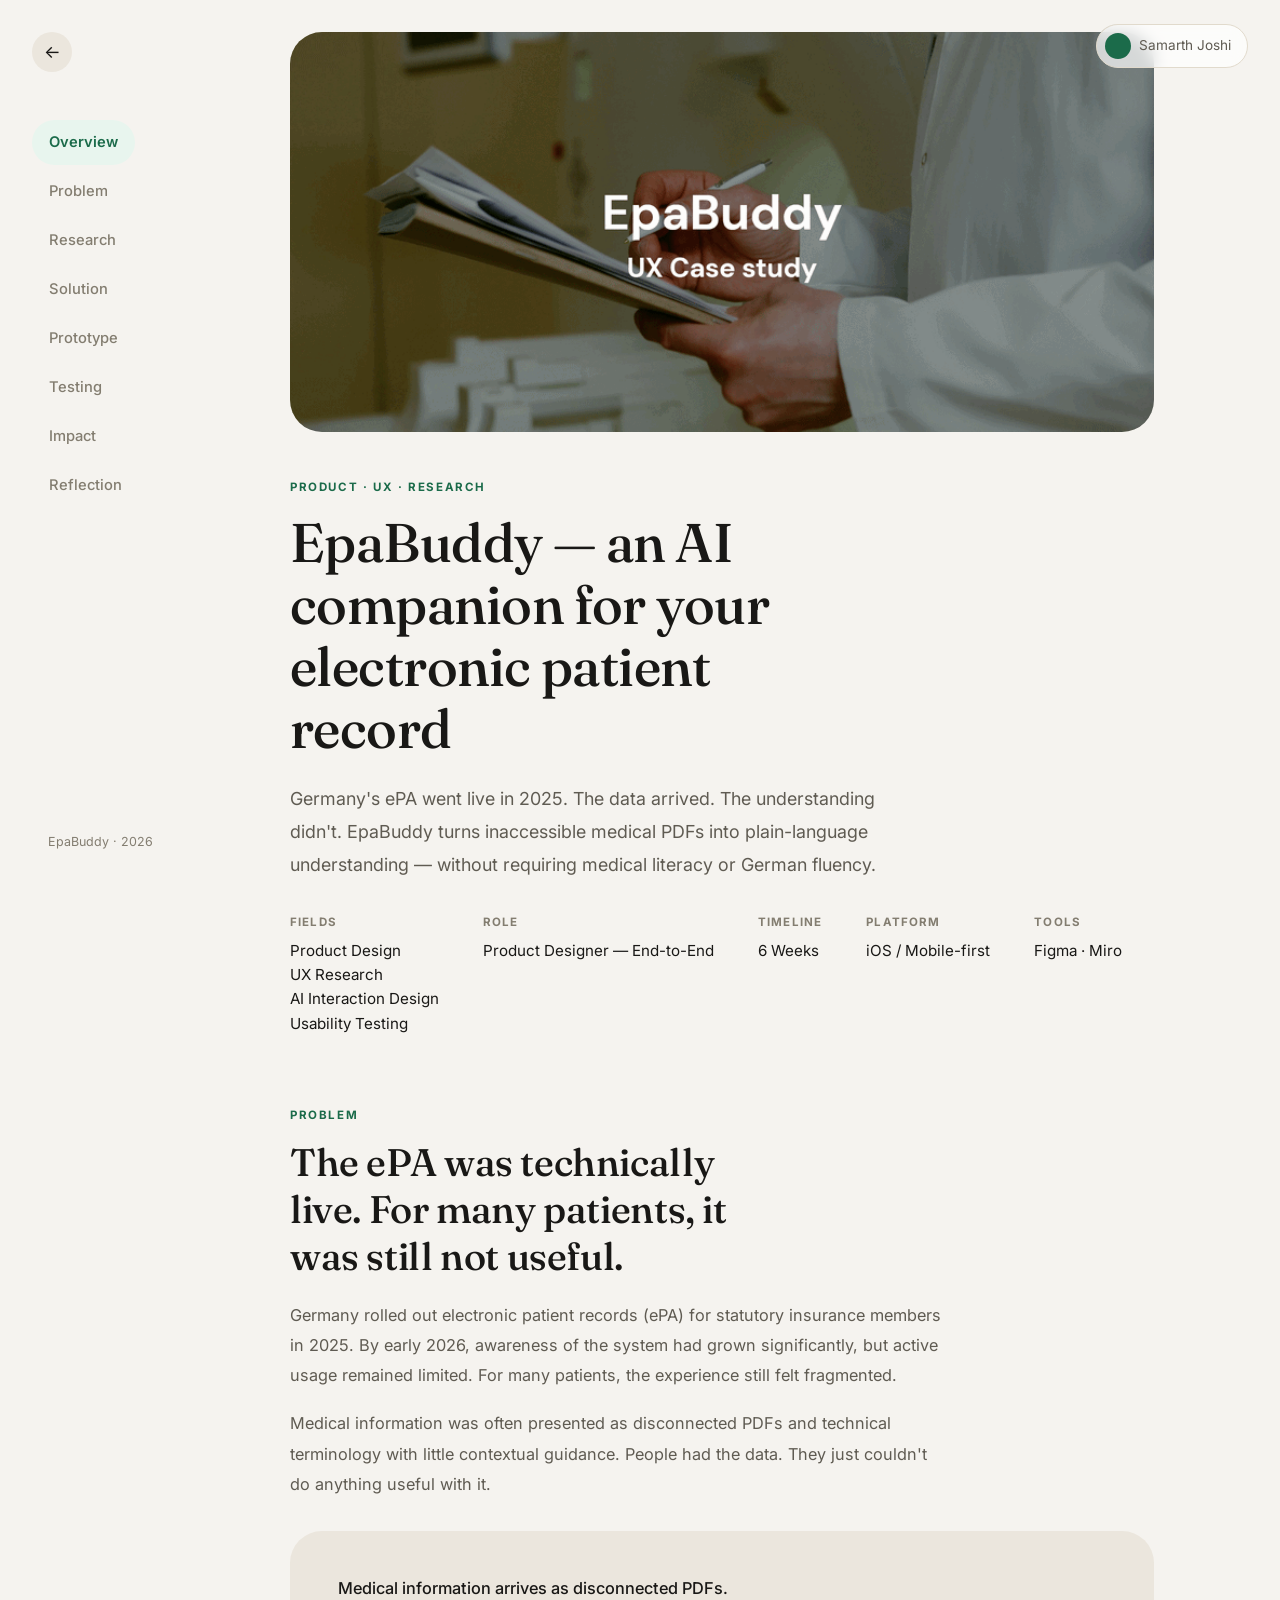
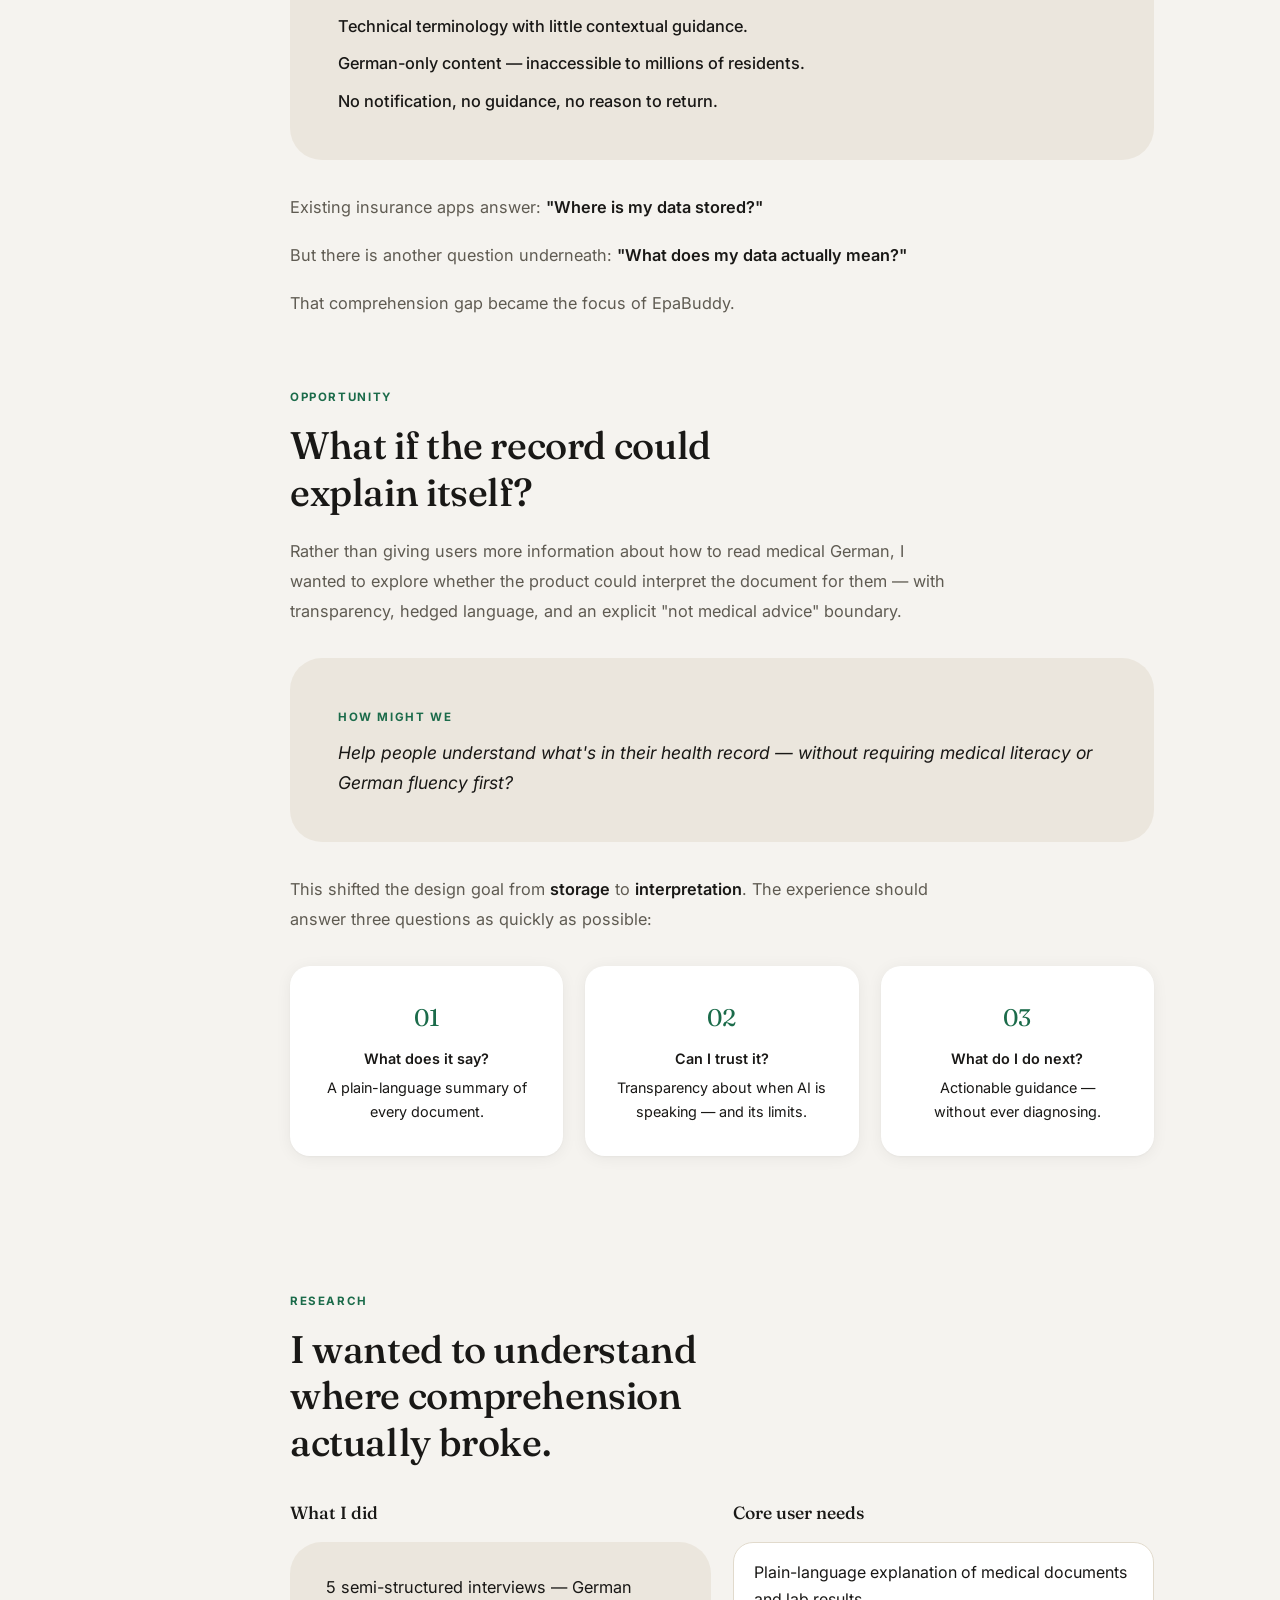
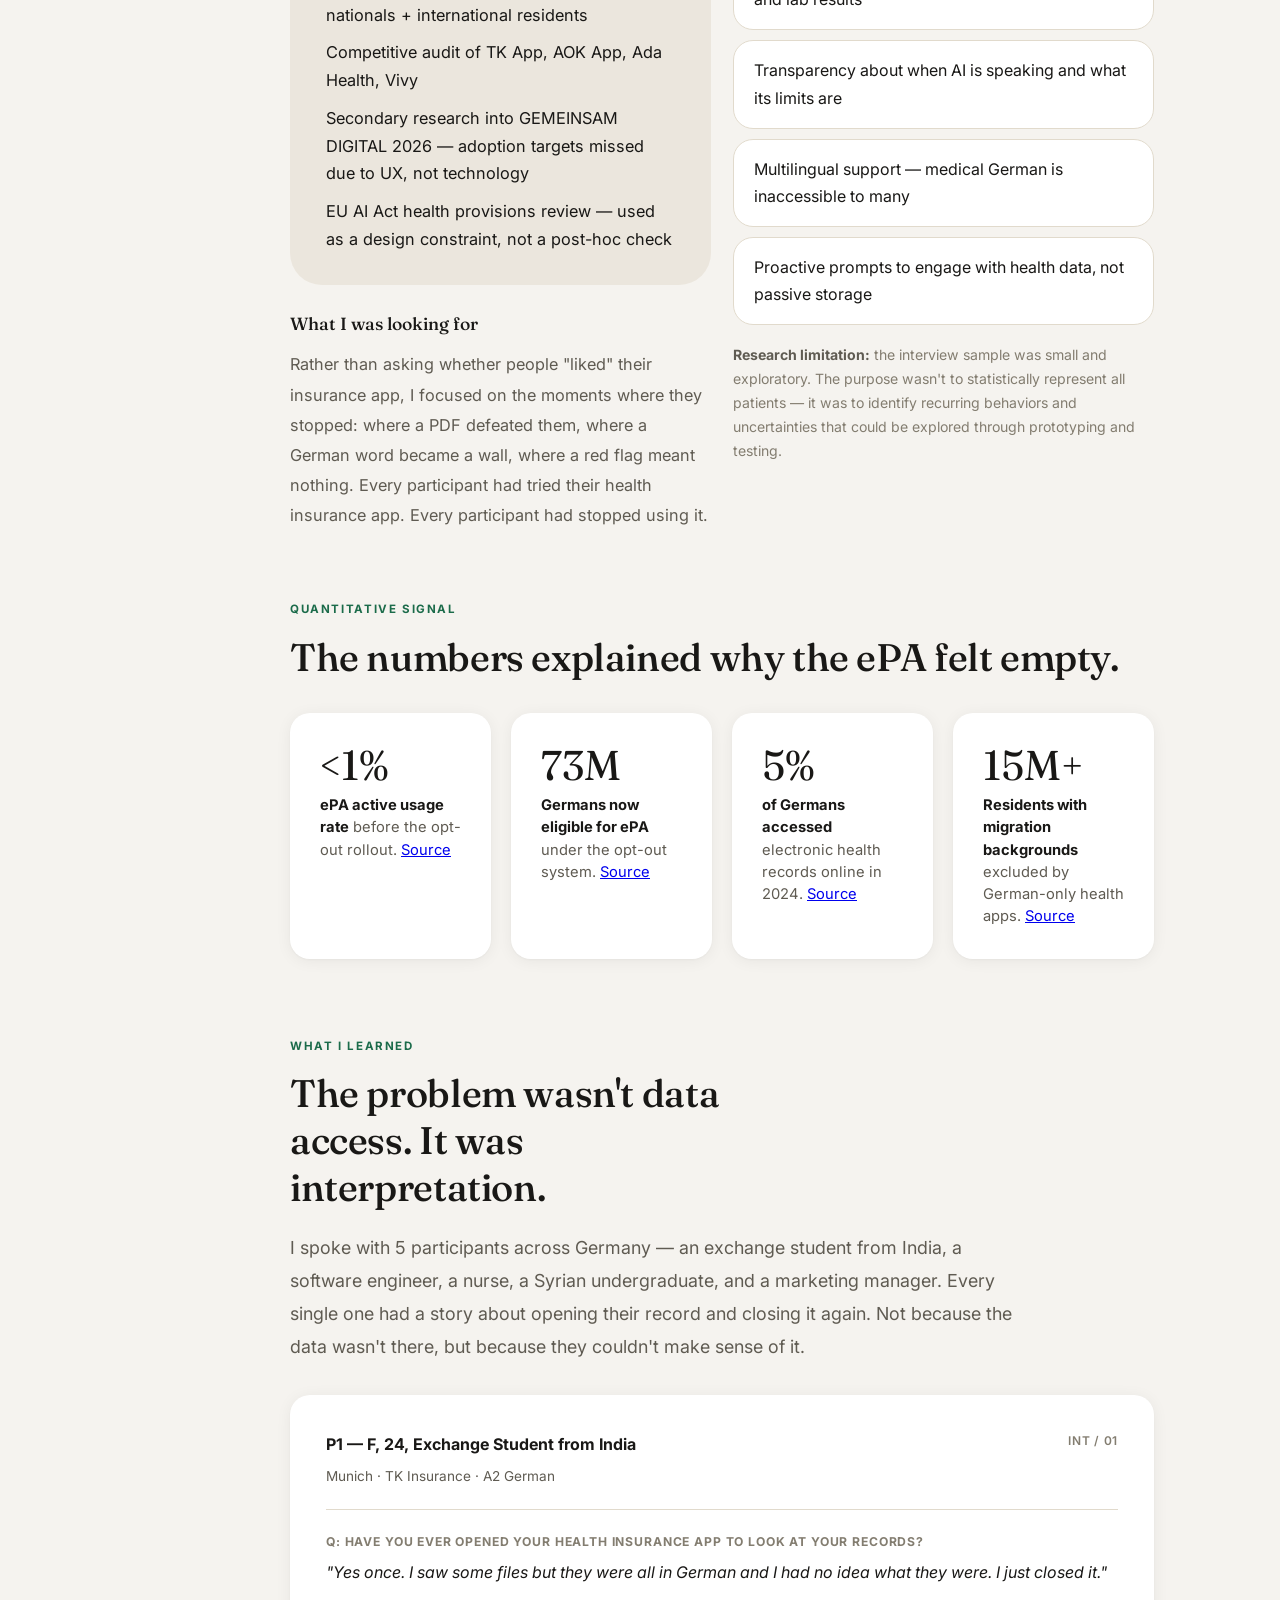
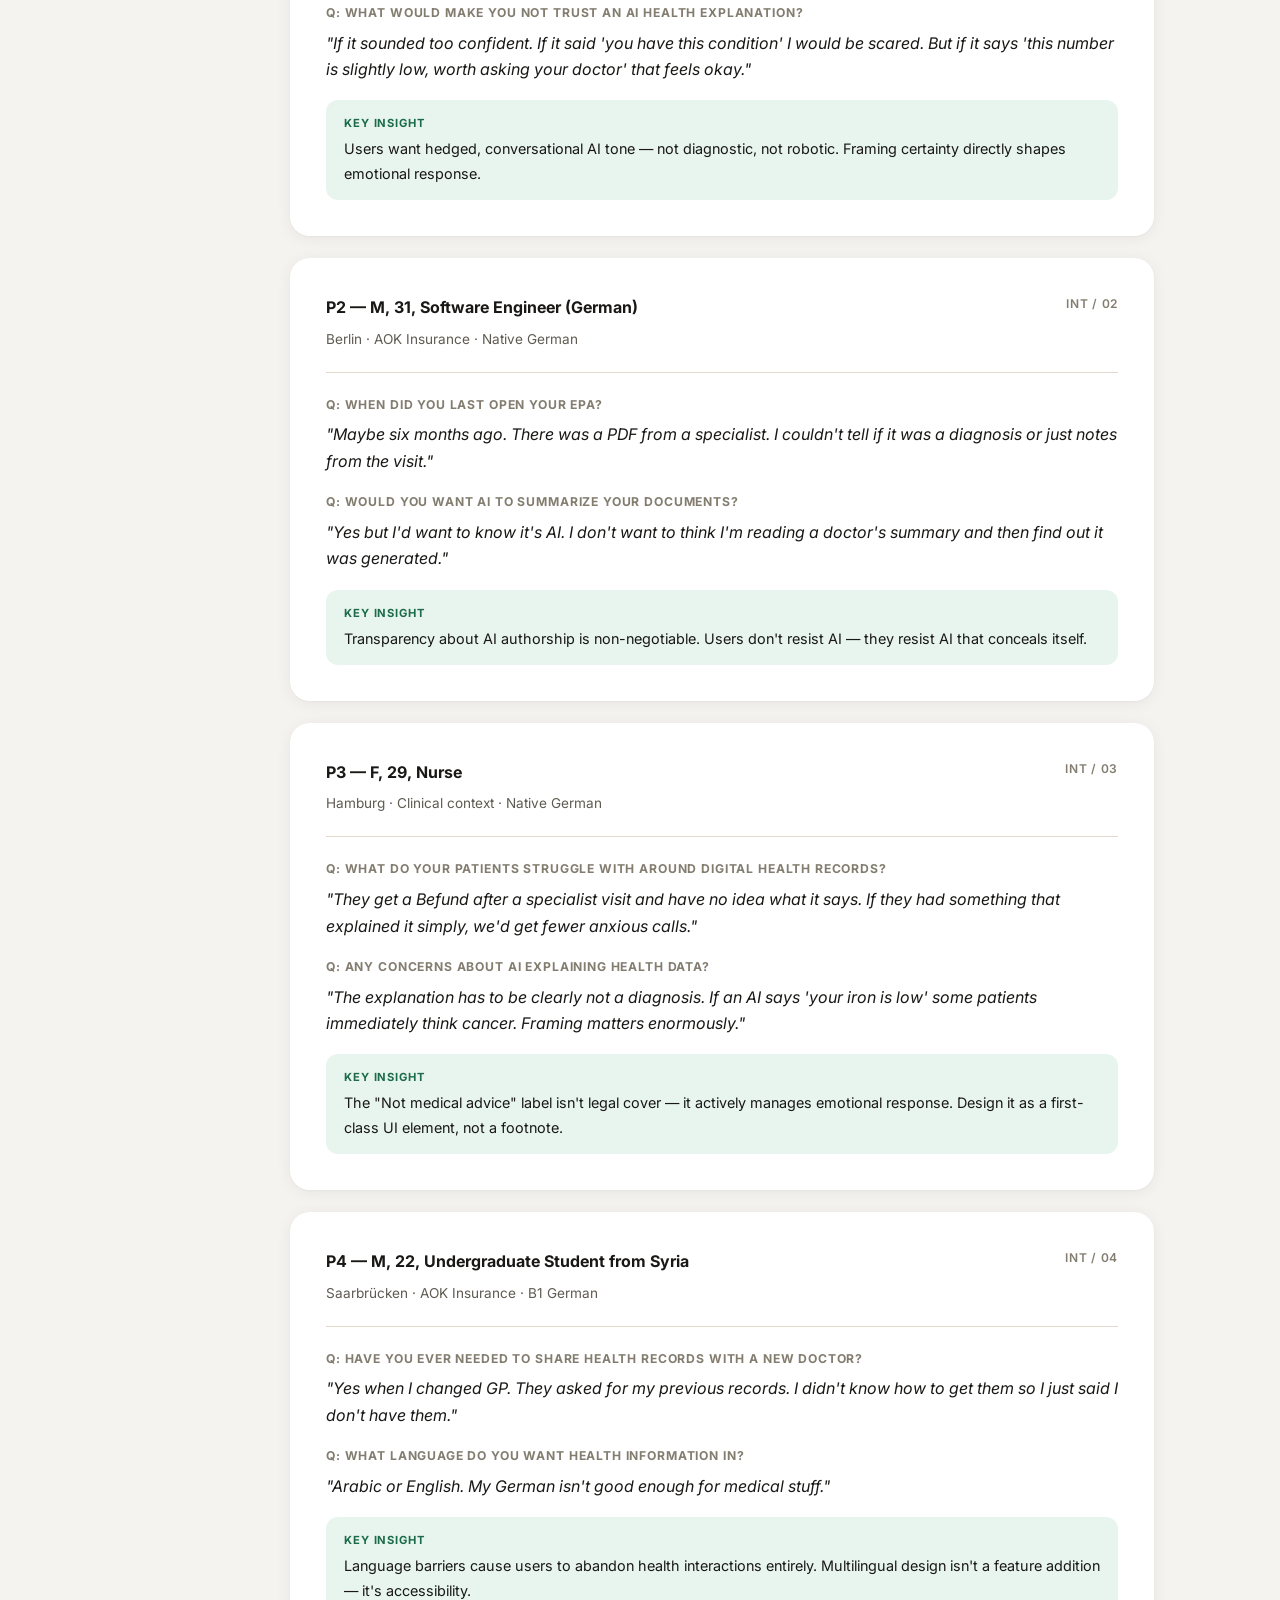
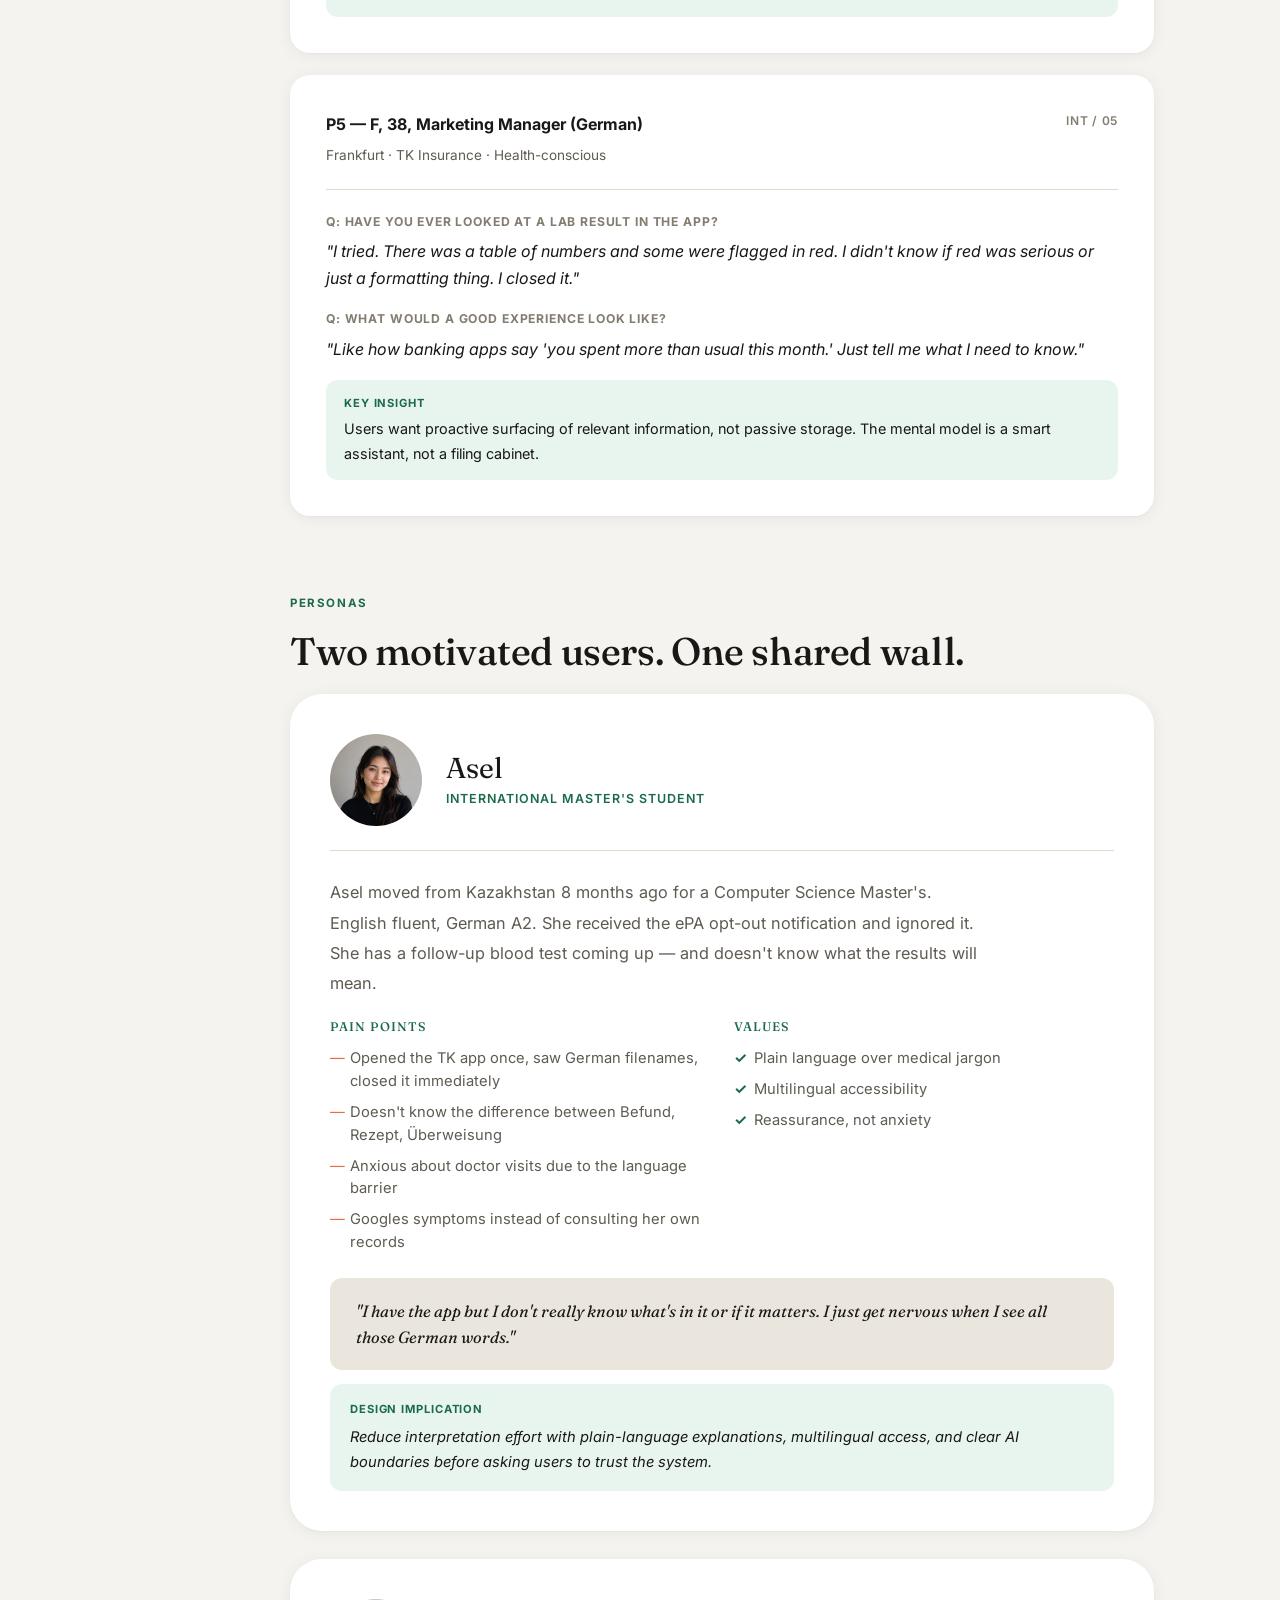
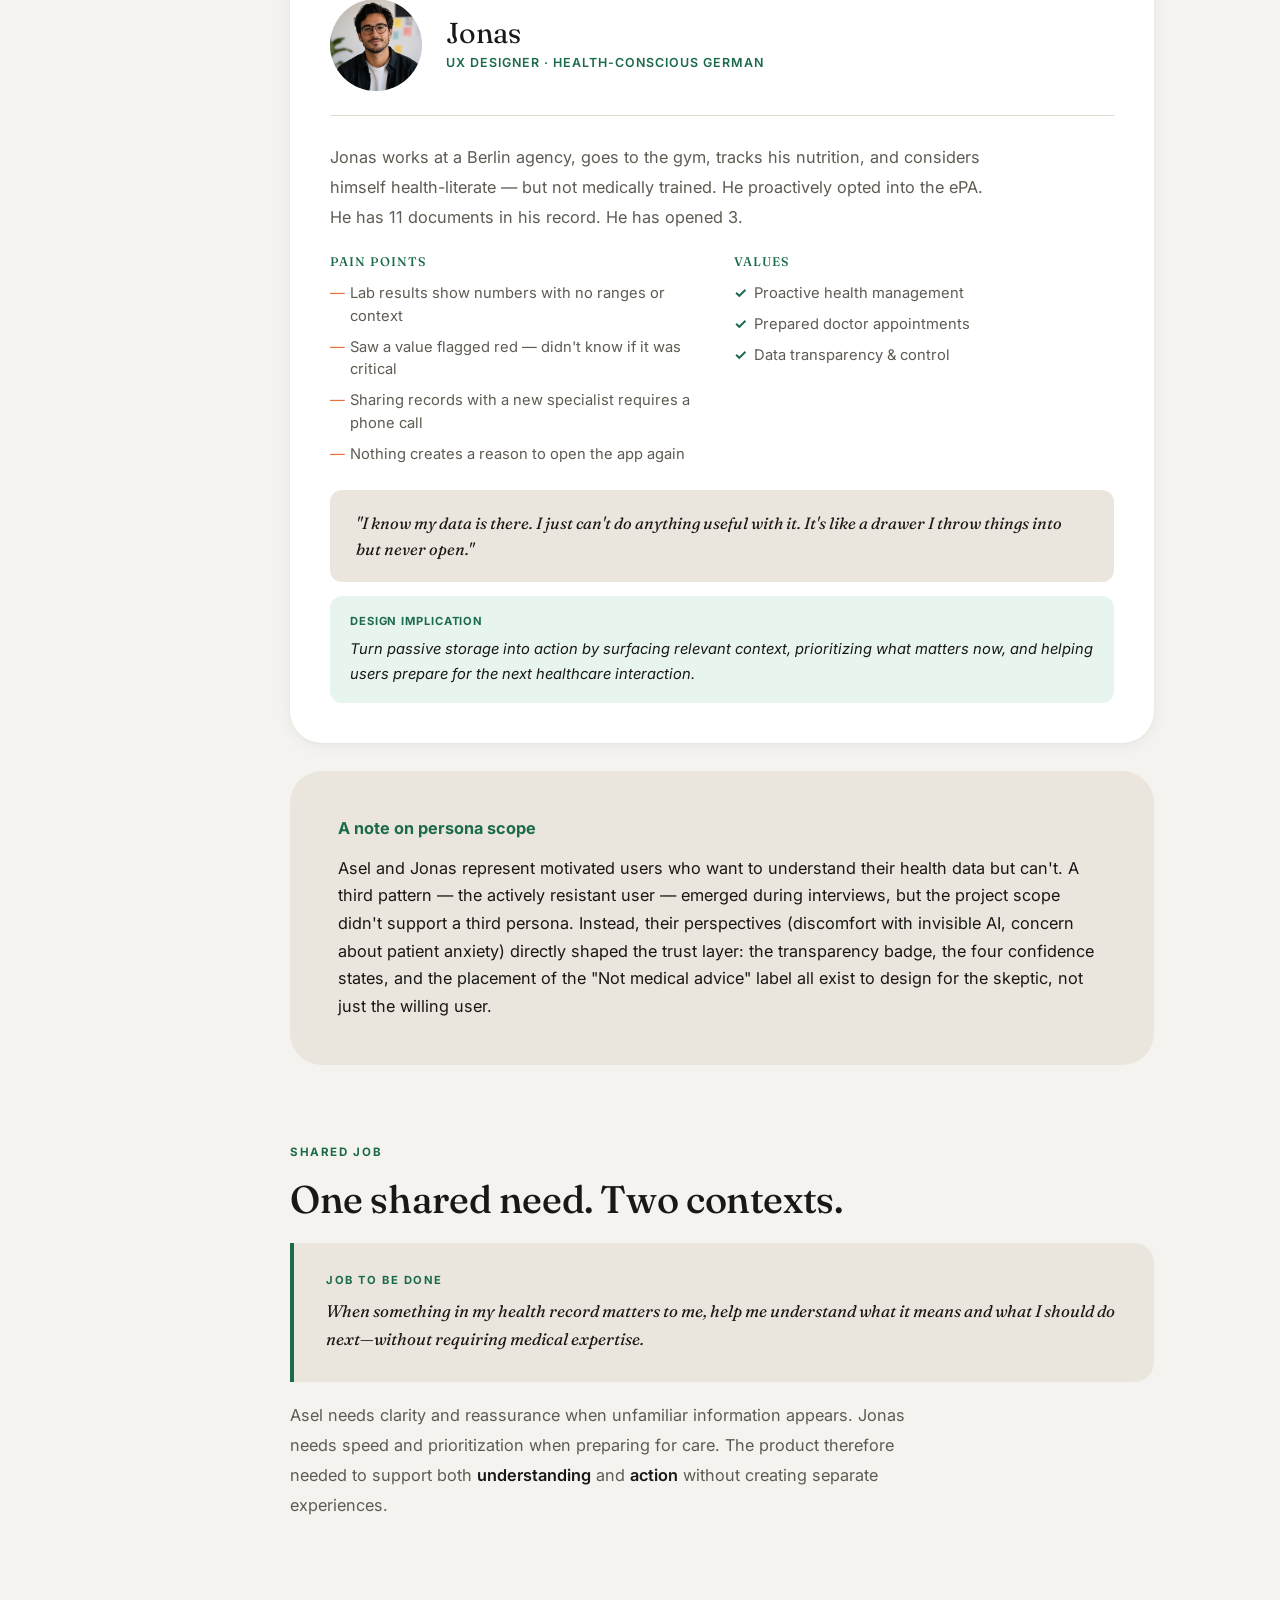
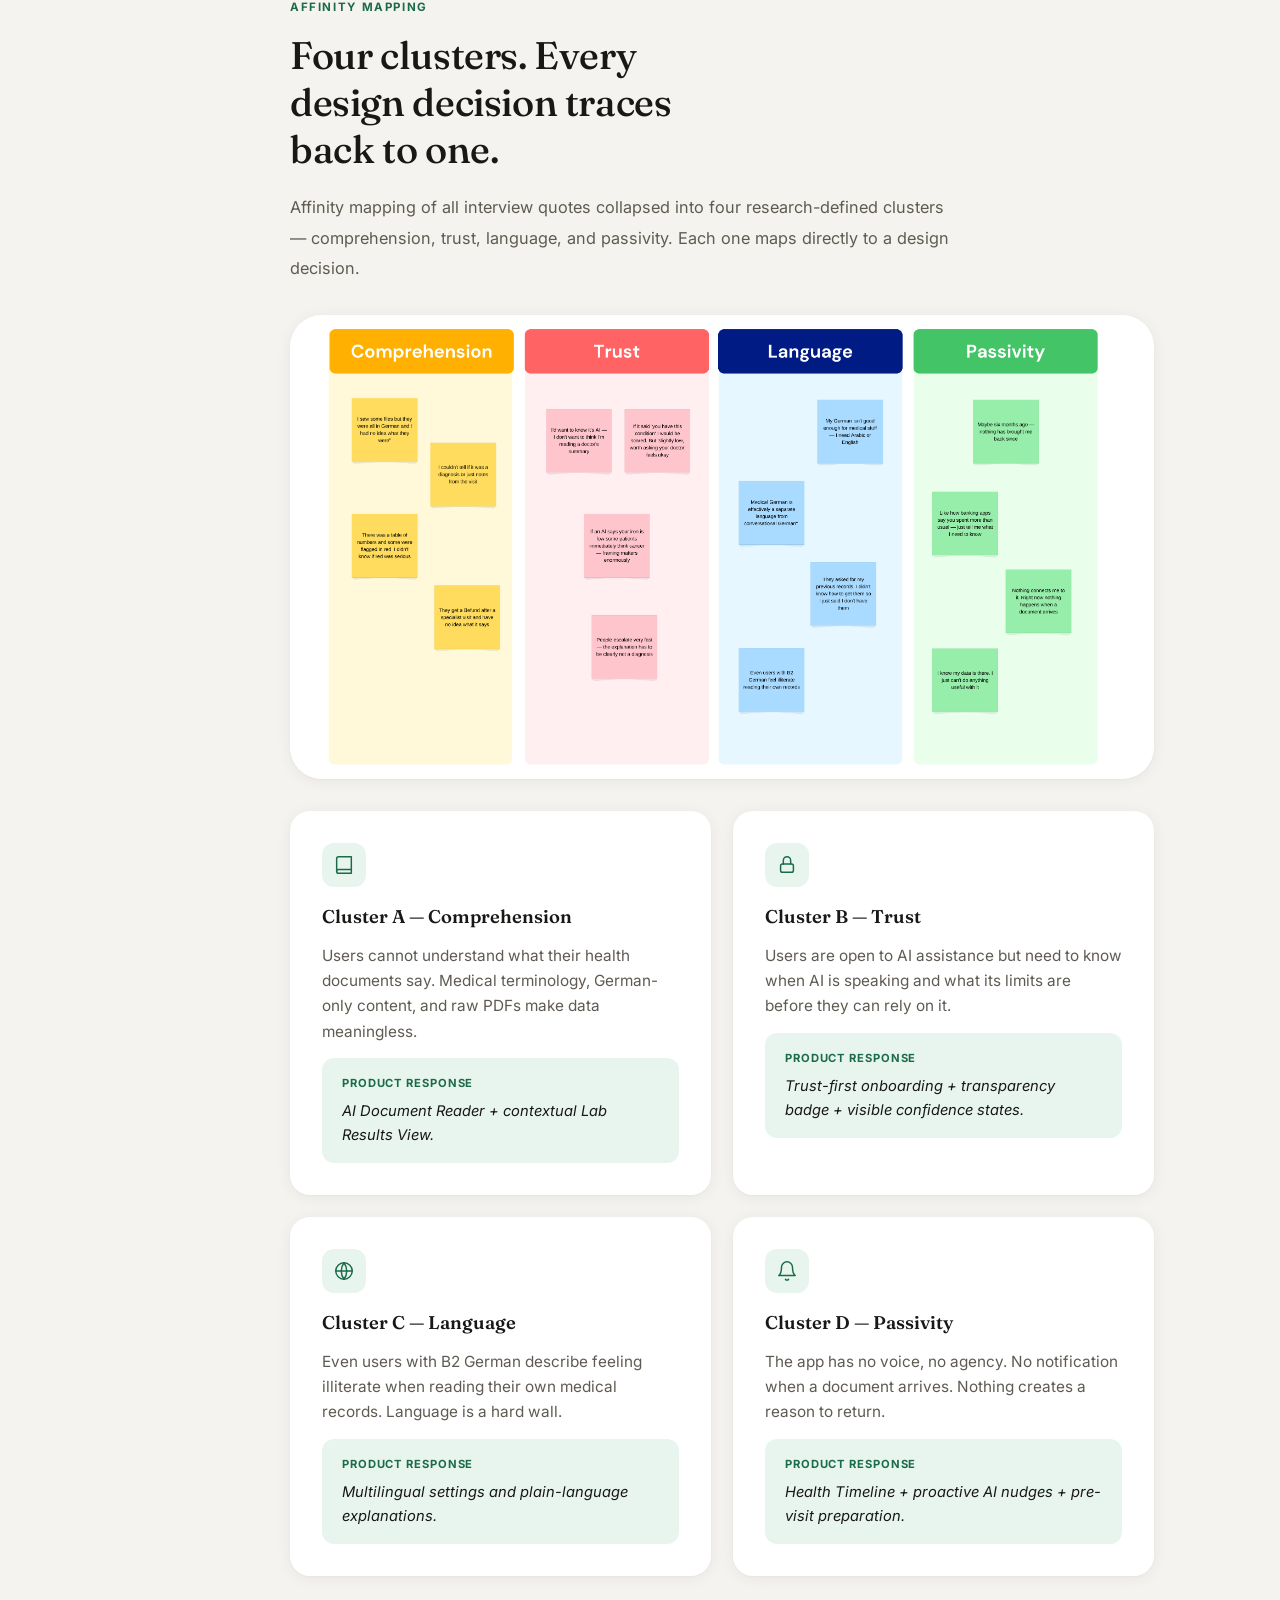
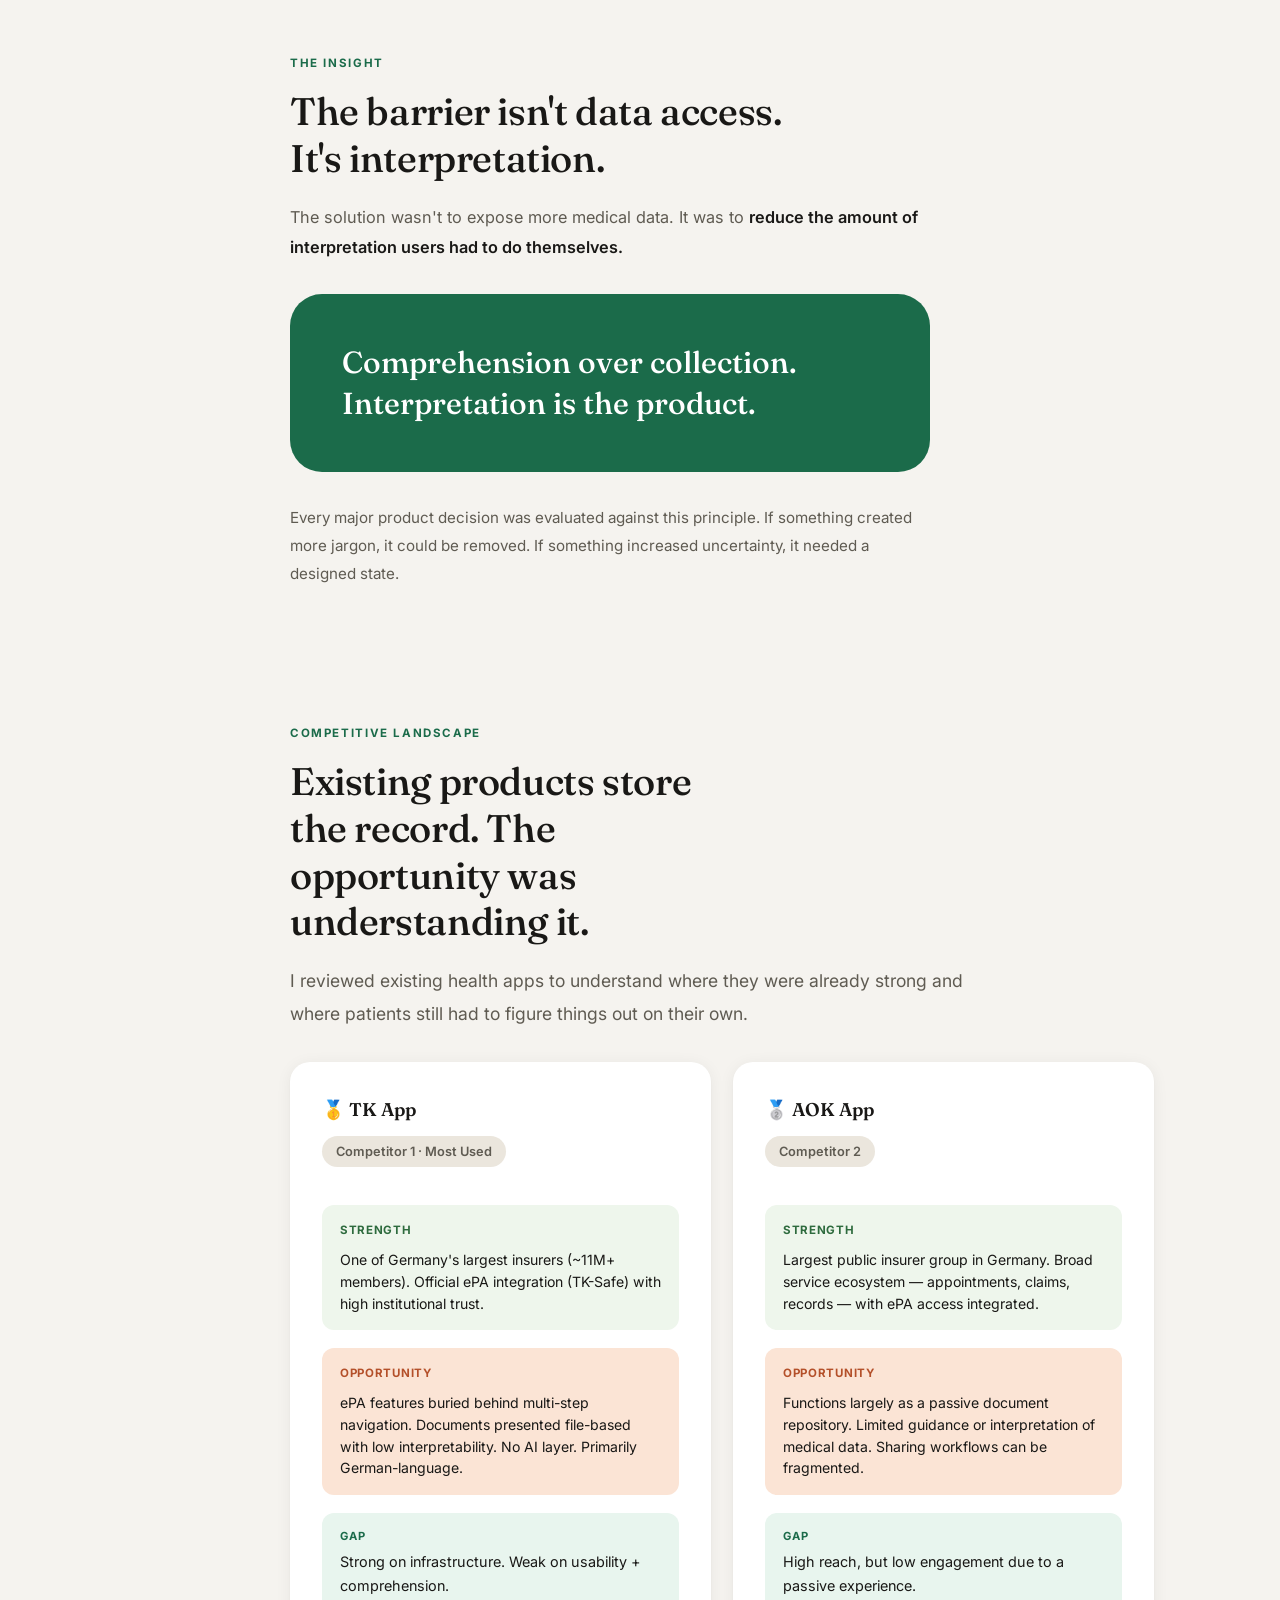
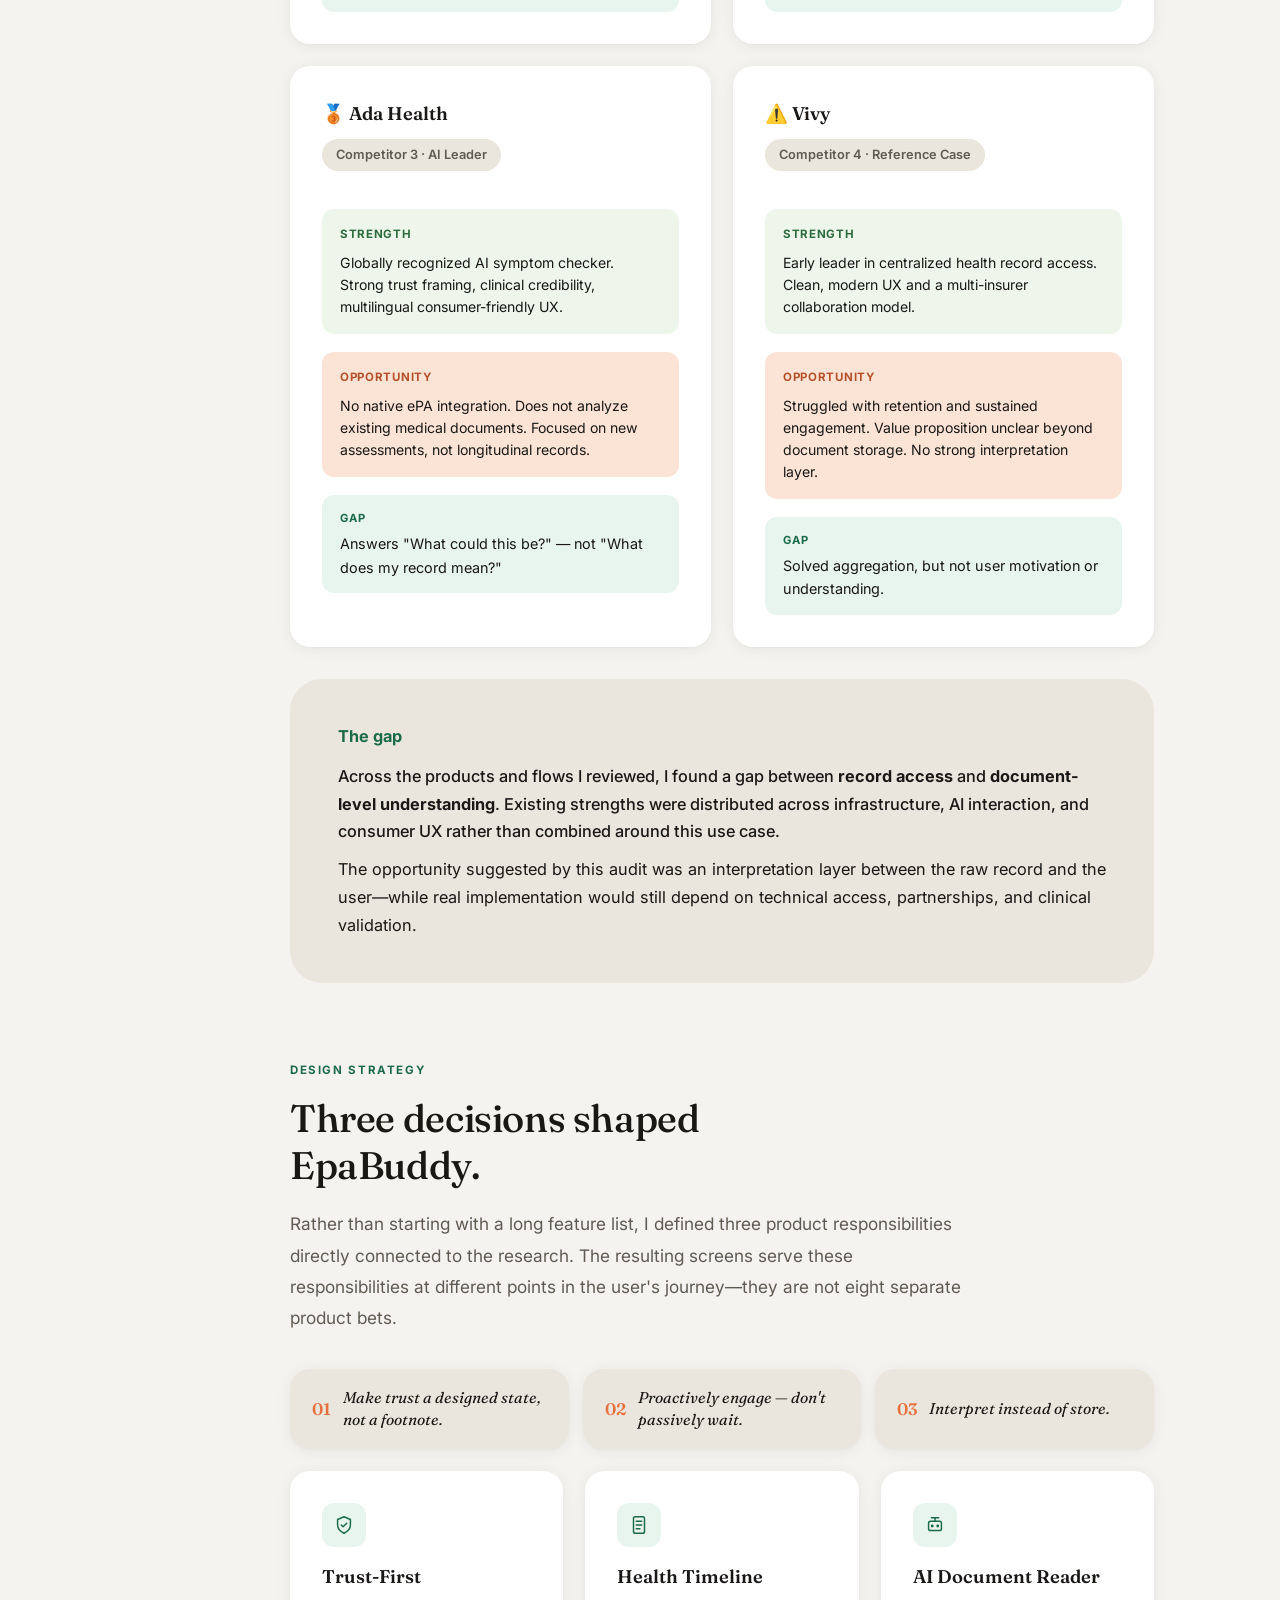
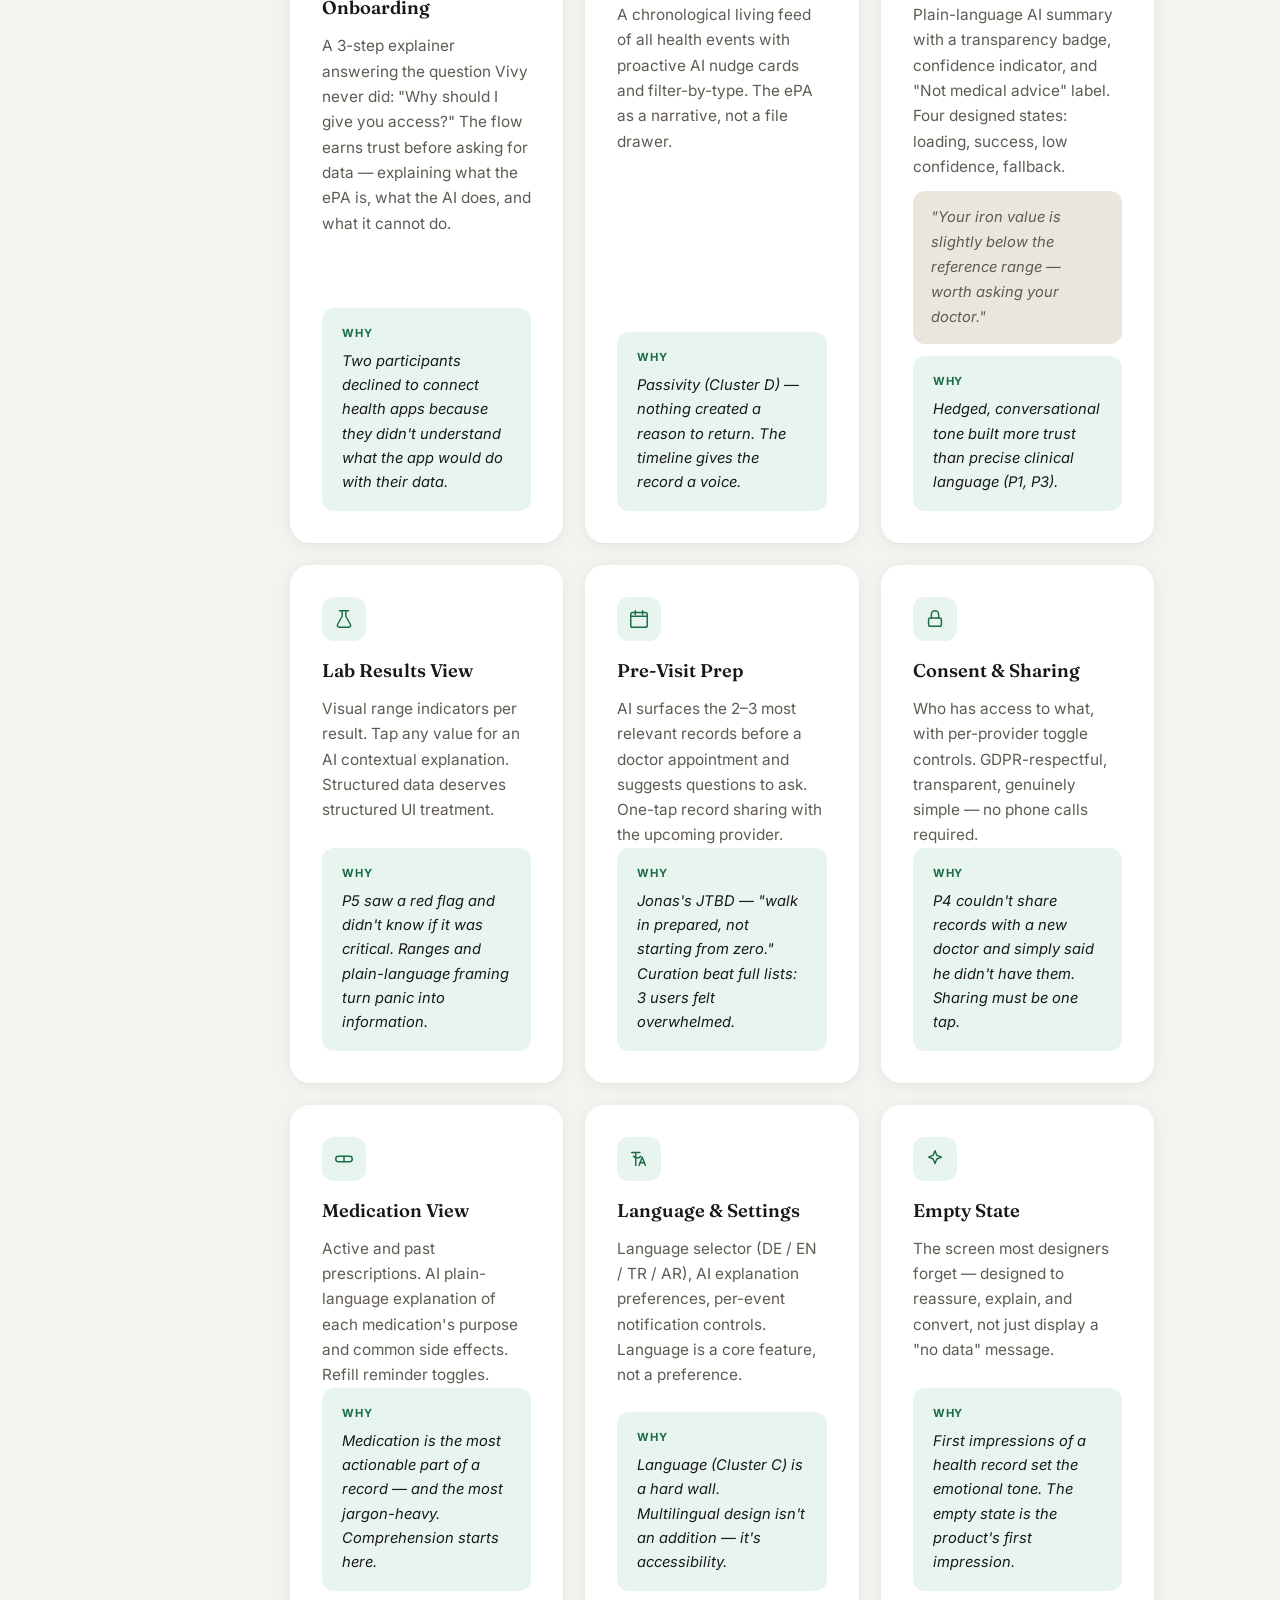
<file: epa-companion-niva-style-final.html>
<!DOCTYPE html>
<html lang="en">
<head>
<meta charset="UTF-8">
<meta name="viewport" content="width=device-width, initial-scale=1.0">
<title>EpaBuddy — ePA Companion UX Case Study</title>
<meta name="description" content="A UX case study on EpaBuddy — an AI-powered mobile health companion that helps Germans understand their electronic patient record. Turning inaccessible medical PDFs into plain-language understanding. Solo product design project by Samarth Joshi.">
<meta property="og:title" content="EpaBuddy — ePA Companion UX Case Study">
<meta property="og:description" content="AI-powered health companion for Germany's electronic patient record. 6-week solo UX project by Samarth Joshi.">
<meta property="og:type" content="website">
<link rel="stylesheet" href="niva-style.css">
<link rel="preconnect" href="https://fonts.googleapis.com">
<link href="https://fonts.googleapis.com/css2?family=Fraunces:ital,opsz,wght@0,9..144,400;0,9..144,500;0,9..144,600;0,9..144,700;1,9..144,500;1,9..144,600&family=Inter:wght@400;500;600;700&display=swap" rel="stylesheet">
<style>
    /* ============================================================
       EpaBuddy — niva-style page
       Same design system / layout as the EuroVoyage niva page,
       re-skinned with EpaBuddy's health-green accent pair.
       ============================================================ */
    :root {
        --blue: #1B6B4A;        /* primary green */
        --blue-soft: #E8F5EE;   /* soft green tint */
        --coral: #E8703D;       /* warm accent retained for contrast */
        --coral-soft: #FBE4D5;
    }

    /* Hero visual — EpaBuddy brand image */
    .hero-visual {
        background: url('Images/EpaBuddy.gif') center / cover no-repeat;
        border-radius: var(--radius-lg);
        height: 400px;
        margin-bottom: 40px;
    }

    /* AI state cards (design-system section) */
    .ai-state-grid { display: grid; grid-template-columns: repeat(auto-fit, minmax(200px, 1fr)); gap: 18px; margin: 26px 0; }
    .ai-state {
        background: var(--white);
        border-radius: var(--radius-md);
        padding: 26px 22px;
        box-shadow: var(--shadow-card);
        text-align: center;
        border-top: 3px solid var(--blue);
    }
    .ai-state .state-icon { font-size: 2rem; margin-bottom: 10px; }
    .ai-state .state-icon svg { width: 32px; height: 32px; color: var(--blue); }
    .ai-state h4 { font-size: 1rem; margin-bottom: 6px; }
    .ai-state p { font-size: 0.88rem; color: var(--ink-soft); margin: 0; line-height: 1.55; }
    .ai-state.loading  { border-top-color: #C7B44A; }
    .ai-state.partial  { border-top-color: #E8A33D; }
    .ai-state.error    { border-top-color: #C24E3A; }

    /* Color palette swatches */
    .color-grid { display: grid; grid-template-columns: repeat(auto-fit, minmax(150px, 1fr)); gap: 16px; margin: 22px 0; }
    .color-swatch { background: var(--white); border-radius: var(--radius-sm); padding: 14px; box-shadow: var(--shadow-card); text-align: center; }
    .color-swatch .swatch { height: 56px; border-radius: var(--radius-sm); margin-bottom: 10px; }
    .color-swatch span { font-size: 0.85rem; font-weight: 600; color: var(--ink); display: block; margin-bottom: 2px; }
    .color-swatch code { font-size: 0.75rem; color: var(--ink-faint); }

    /* High-fidelity screens — small mockups, image covers full mockup */
    .hifi-grid { display: grid; grid-template-columns: repeat(auto-fit, minmax(220px, 1fr)); gap: 24px; margin: 32px 0; justify-items: center; }
    .hifi-mockup {
        width: 100%; max-width: 260px;
        border-radius: 30px;
        background: var(--ink);
        padding: 10px;
        box-shadow: var(--shadow-card);
        transition: box-shadow 0.3s ease, transform 0.3s ease;
    }
    .hifi-mockup:hover { box-shadow: var(--shadow-card-hover); transform: translateY(-3px); }
    .hifi-mockup img {
        display: block;
        width: 100%;
        height: 520px;
        object-fit: cover;
        object-position: top;
        border-radius: 20px;
    }
    @media (max-width: 560px) { .hifi-grid { grid-template-columns: repeat(2, 1fr); } }
</style>
</head>
<body>

<div class="topbar"><span class="topbar-dot"></span> Samarth Joshi</div>

<div class="page">

    <!-- SIDEBAR -->
    <aside class="sidebar">
        <a href="#overview" class="back-btn" aria-label="Back to top">←</a>
        <nav class="side-nav">
            <a href="#overview">Overview</a>
            <a href="#problem">Problem</a>
            <a href="#research">Research</a>
            <a href="#solution">Solution</a>
            <a href="#prototype">Prototype</a>
            <a href="#testing">Testing</a>
            <a href="#impact">Impact</a>
            <a href="#reflection">Reflection</a>
        </nav>
        <div class="sidebar-foot">EpaBuddy · 2026</div>
    </aside>

    <!-- MAIN -->
    <main class="main">

        <!-- ================= OVERVIEW / HERO ================= -->
        <section id="overview" class="block hero-block">
            <div class="hero-visual reveal"></div>
            <span class="eyebrow hero-eyebrow reveal">Product · UX · Research</span>
            <h1 class="headline hero-headline reveal">EpaBuddy — an AI companion for your electronic patient record</h1>
            <p class="hero-lede reveal">Germany's ePA went live in 2025. The data arrived. The understanding didn't. EpaBuddy turns inaccessible medical PDFs into plain-language understanding — without requiring medical literacy or German fluency.</p>
            <div class="meta-row reveal">
                <div class="meta-col"><div class="meta-label">Fields</div><div class="meta-value">Product Design<br>UX Research<br>AI Interaction Design<br>Usability Testing</div></div>
                <div class="meta-col"><div class="meta-label">Role</div><div class="meta-value">Product Designer — End-to-End</div></div>
                <div class="meta-col"><div class="meta-label">Timeline</div><div class="meta-value">6 Weeks</div></div>
                <div class="meta-col"><div class="meta-label">Platform</div><div class="meta-value">iOS / Mobile-first</div></div>
                <div class="meta-col"><div class="meta-label">Tools</div><div class="meta-value">Figma · Miro</div></div>
            </div>
        </section>

        <!-- ================= 01 — PROBLEM ================= -->
        <section id="problem" class="block">
            <span class="eyebrow reveal">Problem</span>
            <h2 class="headline reveal">The ePA was technically live. For many patients, it was still not useful.</h2>
            <p class="body-text reveal">Germany rolled out electronic patient records (ePA) for statutory insurance members in 2025. By early 2026, awareness of the system had grown significantly, but active usage remained limited. For many patients, the experience still felt fragmented.</p>
            <p class="body-text reveal">Medical information was often presented as disconnected PDFs and technical terminology with little contextual guidance. People had the data. They just couldn't do anything useful with it.</p>

            <div class="panel reveal">
                <p class="panel-note">Medical information arrives as disconnected PDFs.</p>
                <p class="panel-note">Technical terminology with little contextual guidance.</p>
                <p class="panel-note">German-only content — inaccessible to millions of residents.</p>
                <p class="panel-note">No notification, no guidance, no reason to return.</p>
            </div>

            <p class="body-text reveal">Existing insurance apps answer: <strong>"Where is my data stored?"</strong></p>
            <p class="body-text reveal">But there is another question underneath: <strong>"What does my data actually mean?"</strong></p>
            <p class="body-text reveal">That comprehension gap became the focus of EpaBuddy.</p>

            <!-- 02 — Opportunity -->
            <div style="margin-top:64px;">
                <span class="eyebrow reveal">Opportunity</span>
                <h2 class="headline reveal">What if the record could explain itself?</h2>
                <p class="body-text reveal">Rather than giving users more information about how to read medical German, I wanted to explore whether the product could interpret the document for them — with transparency, hedged language, and an explicit "not medical advice" boundary.</p>

                <div class="panel reveal">
                    <span class="eyebrow" style="margin-bottom:10px;">How might we</span>
                    <p class="panel-note" style="font-style:italic;font-weight:400;font-size:1.1rem;">Help people understand what's in their health record — without requiring medical literacy or German fluency first?</p>
                </div>

                <p class="body-text reveal">This shifted the design goal from <strong>storage</strong> to <strong>interpretation</strong>. The experience should answer three questions as quickly as possible:</p>

                <div class="card-grid card-grid--3 reveal">
                    <div class="card mini-stat"><div class="mini-num">01</div><p>What does it say?</p><p style="font-weight:400;margin-top:6px;">A plain-language summary of every document.</p></div>
                    <div class="card mini-stat"><div class="mini-num">02</div><p>Can I trust it?</p><p style="font-weight:400;margin-top:6px;">Transparency about when AI is speaking — and its limits.</p></div>
                    <div class="card mini-stat"><div class="mini-num">03</div><p>What do I do next?</p><p style="font-weight:400;margin-top:6px;">Actionable guidance — without ever diagnosing.</p></div>
                </div>
            </div>
        </section>

        <!-- ================= RESEARCH ================= -->
        <section id="research" class="block">
            <span class="eyebrow reveal">Research</span>
            <h2 class="headline reveal">I wanted to understand where comprehension actually broke.</h2>

            <div class="card-grid card-grid--2 reveal" style="align-items:start;">
                <div>
                    <h3 style="font-size:1.1rem;margin-bottom:14px;">What I did</h3>
                    <div class="panel panel--tight" style="margin:0;">
                        <p class="panel-note" style="font-weight:400;">5 semi-structured interviews — German nationals + international residents</p>
                        <p class="panel-note" style="font-weight:400;">Competitive audit of TK App, AOK App, Ada Health, Vivy</p>
                        <p class="panel-note" style="font-weight:400;">Secondary research into GEMEINSAM DIGITAL 2026 — adoption targets missed due to UX, not technology</p>
                        <p class="panel-note" style="font-weight:400;">EU AI Act health provisions review — used as a design constraint, not a post-hoc check</p>
                    </div>
                    <h3 style="font-size:1.1rem;margin:24px 0 10px;">What I was looking for</h3>
                    <p class="body-text">Rather than asking whether people "liked" their insurance app, I focused on the moments where they stopped: where a PDF defeated them, where a German word became a wall, where a red flag meant nothing. Every participant had tried their health insurance app. Every participant had stopped using it.</p>
                </div>
                <div>
                    <h3 style="font-size:1.1rem;margin-bottom:14px;">Core user needs</h3>
                    <div style="display:flex;flex-direction:column;gap:10px;">
                        <div class="card" style="padding:16px 20px;box-shadow:none;border:1px solid var(--line);">Plain-language explanation of medical documents and lab results</div>
                        <div class="card" style="padding:16px 20px;box-shadow:none;border:1px solid var(--line);">Transparency about when AI is speaking and what its limits are</div>
                        <div class="card" style="padding:16px 20px;box-shadow:none;border:1px solid var(--line);">Multilingual support — medical German is inaccessible to many</div>
                        <div class="card" style="padding:16px 20px;box-shadow:none;border:1px solid var(--line);">Proactive prompts to engage with health data, not passive storage</div>
                    </div>
                    <p style="margin-top:18px;font-size:0.88rem;color:var(--ink-faint);line-height:1.7;"><strong style="color:var(--ink-soft);">Research limitation:</strong> the interview sample was small and exploratory. The purpose wasn't to statistically represent all patients — it was to identify recurring behaviors and uncertainties that could be explored through prototyping and testing.</p>
                </div>
            </div>

            <!-- Quantitative findings -->
            <div style="margin-top:64px;">
                <span class="eyebrow reveal">Quantitative signal</span>
                <h2 class="headline reveal" style="max-width:none;">The numbers explained why the ePA felt empty.</h2>
                <div class="stat-grid reveal">
                    <div class="stat-card"><div class="stat-figure">&lt;1%</div><div class="stat-label"><strong>ePA active usage rate</strong> before the opt-out rollout. <a href="https://www.tagesschau.de/inland/gesellschaft/elektronische-patientenakte-120.html" target="_blank">Source</a></div></div>
                    <div class="stat-card"><div class="stat-figure">73M</div><div class="stat-label"><strong>Germans now eligible for ePA</strong> under the opt-out system. <a href="https://www.bundesregierung.de/breg-de/service/fragen-und-anworten/faqs-zur-epa-fuer-alle-2315618" target="_blank">Source</a></div></div>
                    <div class="stat-card"><div class="stat-figure">5%</div><div class="stat-label"><strong>of Germans accessed</strong> electronic health records
online in 2024. <a href="https://health.ec.europa.eu/document/download/005d88cb-bab7-40c5-bd2f-24b7da88958c_en?filename=2025_chp_de_english.pdf" target="_blank">Source</a></div></div>
                    <div class="stat-card"><div class="stat-figure">15M+</div><div class="stat-label"><strong>Residents with migration backgrounds</strong> excluded by German-only health apps. <a href="https://www.destatis.de/EN/Press/Census2022_press_releases/PM_census2022_47.html" target="_blank">Source</a></div></div>
                </div>
            </div>

            <!-- What I learned — interviews -->
            <div style="margin-top:72px;">
                <span class="eyebrow reveal">What I learned</span>
                <h2 class="headline reveal">The problem wasn't data access. It was interpretation.</h2>
                <p class="body-text reveal" style="font-size:1.12rem;">I spoke with 5 participants across Germany — an exchange student from India, a software engineer, a nurse, a Syrian undergraduate, and a marketing manager. Every single one had a story about opening their record and closing it again. Not because the data wasn't there, but because they couldn't make sense of it.</p>

                <div class="reveal" style="margin-top:32px;">
                    <div class="interview">
                        <div class="interview-head">
                            <div><strong>P1 — F, 24, Exchange Student from India</strong><span>Munich · TK Insurance · A2 German</span></div>
                            <div class="interview-tag">INT / 01</div>
                        </div>
                        <div class="qa"><div class="qa-q">Q: Have you ever opened your health insurance app to look at your records?</div><div class="qa-a">"Yes once. I saw some files but they were all in German and I had no idea what they were. I just closed it."</div></div>
                        <div class="qa"><div class="qa-q">Q: What would make you not trust an AI health explanation?</div><div class="qa-a">"If it sounded too confident. If it said 'you have this condition' I would be scared. But if it says 'this number is slightly low, worth asking your doctor' that feels okay."</div></div>
                        <div class="insight-strip"><div class="insight-label">Key Insight</div><p>Users want hedged, conversational AI tone — not diagnostic, not robotic. Framing certainty directly shapes emotional response.</p></div>
                    </div>

                    <div class="interview">
                        <div class="interview-head">
                            <div><strong>P2 — M, 31, Software Engineer (German)</strong><span>Berlin · AOK Insurance · Native German</span></div>
                            <div class="interview-tag">INT / 02</div>
                        </div>
                        <div class="qa"><div class="qa-q">Q: When did you last open your ePA?</div><div class="qa-a">"Maybe six months ago. There was a PDF from a specialist. I couldn't tell if it was a diagnosis or just notes from the visit."</div></div>
                        <div class="qa"><div class="qa-q">Q: Would you want AI to summarize your documents?</div><div class="qa-a">"Yes but I'd want to know it's AI. I don't want to think I'm reading a doctor's summary and then find out it was generated."</div></div>
                        <div class="insight-strip"><div class="insight-label">Key Insight</div><p>Transparency about AI authorship is non-negotiable. Users don't resist AI — they resist AI that conceals itself.</p></div>
                    </div>

                    <div class="interview">
                        <div class="interview-head">
                            <div><strong>P3 — F, 29, Nurse</strong><span>Hamburg · Clinical context · Native German</span></div>
                            <div class="interview-tag">INT / 03</div>
                        </div>
                        <div class="qa"><div class="qa-q">Q: What do your patients struggle with around digital health records?</div><div class="qa-a">"They get a Befund after a specialist visit and have no idea what it says. If they had something that explained it simply, we'd get fewer anxious calls."</div></div>
                        <div class="qa"><div class="qa-q">Q: Any concerns about AI explaining health data?</div><div class="qa-a">"The explanation has to be clearly not a diagnosis. If an AI says 'your iron is low' some patients immediately think cancer. Framing matters enormously."</div></div>
                        <div class="insight-strip"><div class="insight-label">Key Insight</div><p>The "Not medical advice" label isn't legal cover — it actively manages emotional response. Design it as a first-class UI element, not a footnote.</p></div>
                    </div>

                    <div class="interview">
                        <div class="interview-head">
                            <div><strong>P4 — M, 22, Undergraduate Student from Syria</strong><span>Saarbrücken · AOK Insurance · B1 German</span></div>
                            <div class="interview-tag">INT / 04</div>
                        </div>
                        <div class="qa"><div class="qa-q">Q: Have you ever needed to share health records with a new doctor?</div><div class="qa-a">"Yes when I changed GP. They asked for my previous records. I didn't know how to get them so I just said I don't have them."</div></div>
                        <div class="qa"><div class="qa-q">Q: What language do you want health information in?</div><div class="qa-a">"Arabic or English. My German isn't good enough for medical stuff."</div></div>
                        <div class="insight-strip"><div class="insight-label">Key Insight</div><p>Language barriers cause users to abandon health interactions entirely. Multilingual design isn't a feature addition — it's accessibility.</p></div>
                    </div>

                    <div class="interview">
                        <div class="interview-head">
                            <div><strong>P5 — F, 38, Marketing Manager (German)</strong><span>Frankfurt · TK Insurance · Health-conscious</span></div>
                            <div class="interview-tag">INT / 05</div>
                        </div>
                        <div class="qa"><div class="qa-q">Q: Have you ever looked at a lab result in the app?</div><div class="qa-a">"I tried. There was a table of numbers and some were flagged in red. I didn't know if red was serious or just a formatting thing. I closed it."</div></div>
                        <div class="qa"><div class="qa-q">Q: What would a good experience look like?</div><div class="qa-a">"Like how banking apps say 'you spent more than usual this month.' Just tell me what I need to know."</div></div>
                        <div class="insight-strip"><div class="insight-label">Key Insight</div><p>Users want proactive surfacing of relevant information, not passive storage. The mental model is a smart assistant, not a filing cabinet.</p></div>
                    </div>
                </div>
            </div>

            <!-- Personas -->
            <div style="margin-top:72px;">
                <span class="eyebrow reveal">Personas</span>
                <h2 class="headline reveal" style="max-width:none;">Two motivated users. One shared wall.</h2>

                <div class="persona reveal">
                    <div class="persona-head">
                        <div class="persona-avatar"><img src="Images/epaboy.jpg" alt="Asel"></div>
                        <div>
                            <div class="persona-name">Asel</div>
                            <div class="persona-sub">International Master's Student</div>
                        </div>
                    </div>
                    <p class="body-text">Asel moved from Kazakhstan 8 months ago for a Computer Science Master's. English fluent, German A2. She received the ePA opt-out notification and ignored it. She has a follow-up blood test coming up — and doesn't know what the results will mean.</p>
                    <div class="persona-grid">
                        <div class="persona-col pains">
                            <h4>Pain Points</h4>
                            <ul>
                                <li>Opened the TK app once, saw German filenames, closed it immediately</li>
                                <li>Doesn't know the difference between Befund, Rezept, Überweisung</li>
                                <li>Anxious about doctor visits due to the language barrier</li>
                                <li>Googles symptoms instead of consulting her own records</li>
                            </ul>
                        </div>
                        <div class="persona-col values">
                            <h4>Values</h4>
                            <ul>
                                <li>Plain language over medical jargon</li>
                                <li>Multilingual accessibility</li>
                                <li>Reassurance, not anxiety</li>
                            </ul>
                        </div>
                    </div>
                    <div class="persona-quote">
                        <p>"I have the app but I don't really know what's in it or if it matters. I just get nervous when I see all those German words."</p>
                    </div>
                    <div class="why-strip"><span class="why-label">Design implication</span><p>Reduce interpretation effort with plain-language explanations, multilingual access, and clear AI boundaries before asking users to trust the system.</p></div>
                </div>

                <div class="persona reveal">
                    <div class="persona-head">
                        <div class="persona-avatar"><img src="Images/epaboy2.png" alt="Jonas"></div>
                        <div>
                            <div class="persona-name">Jonas</div>
                            <div class="persona-sub">UX Designer · Health-Conscious German</div>
                        </div>
                    </div>
                    <p class="body-text">Jonas works at a Berlin agency, goes to the gym, tracks his nutrition, and considers himself health-literate — but not medically trained. He proactively opted into the ePA. He has 11 documents in his record. He has opened 3.</p>
                    <div class="persona-grid">
                        <div class="persona-col pains">
                            <h4>Pain Points</h4>
                            <ul>
                                <li>Lab results show numbers with no ranges or context</li>
                                <li>Saw a value flagged red — didn't know if it was critical</li>
                                <li>Sharing records with a new specialist requires a phone call</li>
                                <li>Nothing creates a reason to open the app again</li>
                            </ul>
                        </div>
                        <div class="persona-col values">
                            <h4>Values</h4>
                            <ul>
                                <li>Proactive health management</li>
                                <li>Prepared doctor appointments</li>
                                <li>Data transparency &amp; control</li>
                            </ul>
                        </div>
                    </div>
                    <div class="persona-quote">
                        <p>"I know my data is there. I just can't do anything useful with it. It's like a drawer I throw things into but never open."</p>
                    </div>
                    <div class="why-strip"><span class="why-label">Design implication</span><p>Turn passive storage into action by surfacing relevant context, prioritizing what matters now, and helping users prepare for the next healthcare interaction.</p></div>
                </div>

                <div class="panel reveal" style="margin-top:16px;">
                    <p class="panel-note" style="color:var(--blue);font-weight:700;margin-bottom:12px;">A note on persona scope</p>
                    <p class="panel-note" style="font-weight:400;">Asel and Jonas represent motivated users who want to understand their health data but can't. A third pattern — the actively resistant user — emerged during interviews, but the project scope didn't support a third persona. Instead, their perspectives (discomfort with invisible AI, concern about patient anxiety) directly shaped the trust layer: the transparency badge, the four confidence states, and the placement of the "Not medical advice" label all exist to design for the skeptic, not just the willing user.</p>
                </div>
            </div>

            <!-- Shared job / context -->
            <div style="margin-top:72px;">
                <span class="eyebrow reveal">Shared Job</span>
                <h2 class="headline reveal" style="max-width:none;">One shared need. Two contexts.</h2>
                <div class="jtbd reveal">
                    <div class="jtbd-label">Job To Be Done</div>
                    <p>When something in my health record matters to me, help me understand what it means and what I should do next—without requiring medical expertise.</p>
                </div>
                <p class="body-text reveal" style="margin-top:18px;">Asel needs clarity and reassurance when unfamiliar information appears. Jonas needs speed and prioritization when preparing for care. The product therefore needed to support both <strong>understanding</strong> and <strong>action</strong> without creating separate experiences.</p>
            </div>

            <!-- Affinity mapping / clusters -->
            <div style="margin-top:72px;">
                <span class="eyebrow reveal">Affinity Mapping</span>
                <h2 class="headline reveal">Four clusters. Every design decision traces back to one.</h2>
                <p class="body-text reveal">Affinity mapping of all interview quotes collapsed into four research-defined clusters — comprehension, trust, language, and passivity. Each one maps directly to a design decision.</p>
                <img class="section-image reveal" src="Epa/Comprehension.png" alt="Affinity Diagram — four research clusters: Comprehension, Trust, Language, Passivity — with participant quotes mapped to each">
                <div class="card-grid card-grid--2 reveal">
                    <div class="card"><div class="feature-icon"><svg viewBox="0 0 24 24" width="22" height="22" fill="none" stroke="currentColor" stroke-width="1.6" stroke-linecap="round" stroke-linejoin="round"><path d="M4 19a2 2 0 0 1 2-2h14V3H6a2 2 0 0 0-2 2v14z"/><path d="M4 19a2 2 0 0 0 2 2h14v-4"/></svg></div><h3>Cluster A — Comprehension</h3><p>Users cannot understand what their health documents say. Medical terminology, German-only content, and raw PDFs make data meaningless.</p><div class="why-strip"><span class="why-label">Product response</span><p>AI Document Reader + contextual Lab Results View.</p></div></div>
                    <div class="card"><div class="feature-icon"><svg viewBox="0 0 24 24" width="22" height="22" fill="none" stroke="currentColor" stroke-width="1.6" stroke-linecap="round" stroke-linejoin="round"><rect x="5" y="11" width="14" height="9" rx="2"/><path d="M8 11V7a4 4 0 0 1 8 0v4"/></svg></div><h3>Cluster B — Trust</h3><p>Users are open to AI assistance but need to know when AI is speaking and what its limits are before they can rely on it.</p><div class="why-strip"><span class="why-label">Product response</span><p>Trust-first onboarding + transparency badge + visible confidence states.</p></div></div>
                    <div class="card"><div class="feature-icon"><svg viewBox="0 0 24 24" width="22" height="22" fill="none" stroke="currentColor" stroke-width="1.6" stroke-linecap="round" stroke-linejoin="round"><circle cx="12" cy="12" r="9"/><path d="M3 12h18"/><path d="M12 3a15 15 0 0 1 0 18"/><path d="M12 3a15 15 0 0 0 0 18"/></svg></div><h3>Cluster C — Language</h3><p>Even users with B2 German describe feeling illiterate when reading their own medical records. Language is a hard wall.</p><div class="why-strip"><span class="why-label">Product response</span><p>Multilingual settings and plain-language explanations.</p></div></div>
                    <div class="card"><div class="feature-icon"><svg viewBox="0 0 24 24" width="22" height="22" fill="none" stroke="currentColor" stroke-width="1.6" stroke-linecap="round" stroke-linejoin="round"><path d="M18 8a6 6 0 0 0-12 0c0 7-3 9-3 9h18s-3-2-3-9"/><path d="M13.7 21a2 2 0 0 1-3.4 0"/></svg></div><h3>Cluster D — Passivity</h3><p>The app has no voice, no agency. No notification when a document arrives. Nothing creates a reason to return.</p><div class="why-strip"><span class="why-label">Product response</span><p>Health Timeline + proactive AI nudges + pre-visit preparation.</p></div></div>
                </div>
            </div>

            <!-- The insight -->
            <div style="margin-top:72px;max-width:640px;">
                <span class="eyebrow reveal">The Insight</span>
                <h2 class="headline reveal" style="max-width:20ch;">The barrier isn't data access. It's interpretation.</h2>
                <p class="body-text reveal">The solution wasn't to expose more medical data. It was to <strong>reduce the amount of interpretation users had to do themselves.</strong></p>

                <div class="panel-statement reveal">
                    <p>Comprehension over collection.<br>Interpretation is the product.</p>
                </div>

                <p class="body-text reveal" style="font-size:0.95rem;">Every major product decision was evaluated against this principle. If something created more jargon, it could be removed. If something increased uncertainty, it needed a designed state.</p>
            </div>
        </section>

        <!-- ================= SOLUTION ================= -->
        <section id="solution" class="block">
            <span class="eyebrow reveal">Competitive Landscape</span>
            <h2 class="headline reveal">Existing products store the record. The opportunity was understanding it.</h2>
            <p class="body-text reveal" style="font-size:1.1rem;">I reviewed existing health apps to understand where they were already strong and where patients still had to figure things out on their own.</p>

            <div class="card-grid card-grid--2 reveal">
                <div class="card">
                    <h3>🥇 TK App</h3>
                    <span class="competitor-pill">Competitor 1 · Most Used</span>
                    <div class="pros-cons pros"><h5>Strength</h5><p>One of Germany's largest insurers (~11M+ members). Official ePA integration (TK-Safe) with high institutional trust.</p></div>
                    <div class="pros-cons cons"><h5>Opportunity</h5><p>ePA features buried behind multi-step navigation. Documents presented file-based with low interpretability. No AI layer. Primarily German-language.</p></div>
                    <div class="insight-strip"><div class="insight-label">Gap</div><p>Strong on infrastructure. Weak on usability + comprehension.</p></div>
                </div>
                <div class="card">
                    <h3>🥈 AOK App</h3>
                    <span class="competitor-pill">Competitor 2</span>
                    <div class="pros-cons pros"><h5>Strength</h5><p>Largest public insurer group in Germany. Broad service ecosystem — appointments, claims, records — with ePA access integrated.</p></div>
                    <div class="pros-cons cons"><h5>Opportunity</h5><p>Functions largely as a passive document repository. Limited guidance or interpretation of medical data. Sharing workflows can be fragmented.</p></div>
                    <div class="insight-strip"><div class="insight-label">Gap</div><p>High reach, but low engagement due to a passive experience.</p></div>
                </div>
                <div class="card">
                    <h3>🥉 Ada Health</h3>
                    <span class="competitor-pill">Competitor 3 · AI Leader</span>
                    <div class="pros-cons pros"><h5>Strength</h5><p>Globally recognized AI symptom checker. Strong trust framing, clinical credibility, multilingual consumer-friendly UX.</p></div>
                    <div class="pros-cons cons"><h5>Opportunity</h5><p>No native ePA integration. Does not analyze existing medical documents. Focused on new assessments, not longitudinal records.</p></div>
                    <div class="insight-strip"><div class="insight-label">Gap</div><p>Answers "What could this be?" — not "What does my record mean?"</p></div>
                </div>
                <div class="card">
                    <h3>⚠️ Vivy</h3>
                    <span class="competitor-pill">Competitor 4 · Reference Case</span>
                    <div class="pros-cons pros"><h5>Strength</h5><p>Early leader in centralized health record access. Clean, modern UX and a multi-insurer collaboration model.</p></div>
                    <div class="pros-cons cons"><h5>Opportunity</h5><p>Struggled with retention and sustained engagement. Value proposition unclear beyond document storage. No strong interpretation layer.</p></div>
                    <div class="insight-strip"><div class="insight-label">Gap</div><p>Solved aggregation, but not user motivation or understanding.</p></div>
                </div>
            </div>

            <div class="panel reveal" style="margin-top:16px;">
                <p class="panel-note" style="color:var(--blue);font-weight:700;margin-bottom:12px;">The gap</p>
                <p class="panel-note">Across the products and flows I reviewed, I found a gap between <strong>record access</strong> and <strong>document-level understanding</strong>. Existing strengths were distributed across infrastructure, AI interaction, and consumer UX rather than combined around this use case.</p>
                <p class="panel-note" style="font-weight:400;margin-top:6px;">The opportunity suggested by this audit was an interpretation layer between the raw record and the user—while real implementation would still depend on technical access, partnerships, and clinical validation.</p>
            </div>

            <!-- Design strategy -->
            <div style="margin-top:72px;">
                <span class="eyebrow reveal">Design Strategy</span>
                <h2 class="headline reveal">Three decisions shaped EpaBuddy.</h2>
                <p class="lede reveal">Rather than starting with a long feature list, I defined three product responsibilities directly connected to the research. The resulting screens serve these responsibilities at different points in the user's journey—they are not eight separate product bets.</p>

                <div class="decision-grid reveal">
                       <div class="decision-chip"><span>01</span><p>Make trust a designed state, not a footnote.</p></div>
                      <div class="decision-chip"><span>02</span><p>Proactively engage — don't passively wait.</p></div>
                    <div class="decision-chip"><span>03</span><p>Interpret instead of store.</p></div>
                  
                </div>

                <!-- Feature cards -->
                <div class="feature-grid reveal">
                    <div class="card feature-card">
                        <div class="feature-icon"><svg viewBox="0 0 24 24" width="22" height="22" fill="none" stroke="currentColor" stroke-width="1.6" stroke-linecap="round" stroke-linejoin="round"><path d="M12 3l7 3v6c0 4-3 7-7 9-4-2-7-5-7-9V6l7-3z"/><path d="M9 12l2 2 4-4"/></svg></div>
                        <h3>Trust-First Onboarding</h3>
                        <p>A 3-step explainer answering the question Vivy never did: "Why should I give you access?" The flow earns trust before asking for data — explaining what the ePA is, what the AI does, and what it cannot do.</p>
                        <div class="why-strip"><span class="why-label">Why</span><p>Two participants declined to connect health apps because they didn't understand what the app would do with their data.</p></div>
                    </div>
                    <div class="card feature-card">
                        <div class="feature-icon"><svg viewBox="0 0 24 24" width="22" height="22" fill="none" stroke="currentColor" stroke-width="1.6" stroke-linecap="round" stroke-linejoin="round"><path d="M8 3h8a2 2 0 0 1 2 2v14a2 2 0 0 1-2 2H8a2 2 0 0 1-2-2V5a2 2 0 0 1 2-2z"/><path d="M9 8h6M9 12h6M9 16h4"/></svg></div>
                        <h3>Health Timeline</h3>
                        <p>A chronological living feed of all health events with proactive AI nudge cards and filter-by-type. The ePA as a narrative, not a file drawer.</p>
                        <div class="why-strip"><span class="why-label">Why</span><p>Passivity (Cluster D) — nothing created a reason to return. The timeline gives the record a voice.</p></div>
                    </div>
                    <div class="card feature-card">
                        <div class="feature-icon"><svg viewBox="0 0 24 24" width="22" height="22" fill="none" stroke="currentColor" stroke-width="1.6" stroke-linecap="round" stroke-linejoin="round"><rect x="5" y="8" width="14" height="10" rx="2"/><path d="M12 8V4"/><path d="M8 4h8"/><circle cx="9" cy="13" r=".8"/><circle cx="15" cy="13" r=".8"/></svg></div>
                        <h3>AI Document Reader</h3>
                        <p>Plain-language AI summary with a transparency badge, confidence indicator, and "Not medical advice" label. Four designed states: loading, success, low confidence, fallback.</p>
                        <div class="example-strip">"Your iron value is slightly below the reference range — worth asking your doctor."</div>
                        <div class="why-strip"><span class="why-label">Why</span><p>Hedged, conversational tone built more trust than precise clinical language (P1, P3).</p></div>
                    </div>
                    <div class="card feature-card">
                        <div class="feature-icon"><svg viewBox="0 0 24 24" width="22" height="22" fill="none" stroke="currentColor" stroke-width="1.6" stroke-linecap="round" stroke-linejoin="round"><path d="M10 3v6l-5 9a2 2 0 0 0 2 3h10a2 2 0 0 0 2-3l-5-9V3"/><path d="M7 3h10"/></svg></div>
                        <h3>Lab Results View</h3>
                        <p>Visual range indicators per result. Tap any value for an AI contextual explanation. Structured data deserves structured UI treatment.</p>
                        <div class="why-strip"><span class="why-label">Why</span><p>P5 saw a red flag and didn't know if it was critical. Ranges and plain-language framing turn panic into information.</p></div>
                    </div>
                    <div class="card feature-card">
                        <div class="feature-icon"><svg viewBox="0 0 24 24" width="22" height="22" fill="none" stroke="currentColor" stroke-width="1.6" stroke-linecap="round" stroke-linejoin="round"><rect x="3" y="5" width="18" height="16" rx="2"/><path d="M3 9h18M8 3v4M16 3v4"/></svg></div>
                        <h3>Pre-Visit Prep</h3>
                        <p>AI surfaces the 2–3 most relevant records before a doctor appointment and suggests questions to ask. One-tap record sharing with the upcoming provider.</p>
                        <div class="why-strip"><span class="why-label">Why</span><p>Jonas's JTBD — "walk in prepared, not starting from zero." Curation beat full lists: 3 users felt overwhelmed.</p></div>
                    </div>
                    <div class="card feature-card">
                        <div class="feature-icon"><svg viewBox="0 0 24 24" width="22" height="22" fill="none" stroke="currentColor" stroke-width="1.6" stroke-linecap="round" stroke-linejoin="round"><rect x="5" y="11" width="14" height="9" rx="2"/><path d="M8 11V7a4 4 0 0 1 8 0v4"/></svg></div>
                        <h3>Consent &amp; Sharing</h3>
                        <p>Who has access to what, with per-provider toggle controls. GDPR-respectful, transparent, genuinely simple — no phone calls required.</p>
                        <div class="why-strip"><span class="why-label">Why</span><p>P4 couldn't share records with a new doctor and simply said he didn't have them. Sharing must be one tap.</p></div>
                    </div>
                    <div class="card feature-card">
                        <div class="feature-icon"><svg viewBox="0 0 24 24" width="22" height="22" fill="none" stroke="currentColor" stroke-width="1.6" stroke-linecap="round" stroke-linejoin="round"><rect x="3" y="9" width="18" height="6" rx="3"/><path d="M12 9v6"/></svg></div>
                        <h3>Medication View</h3>
                        <p>Active and past prescriptions. AI plain-language explanation of each medication's purpose and common side effects. Refill reminder toggles.</p>
                        <div class="why-strip"><span class="why-label">Why</span><p>Medication is the most actionable part of a record — and the most jargon-heavy. Comprehension starts here.</p></div>
                    </div>
                    <div class="card feature-card">
                        <div class="feature-icon"><svg viewBox="0 0 24 24" width="22" height="22" fill="none" stroke="currentColor" stroke-width="1.6" stroke-linecap="round" stroke-linejoin="round"><path d="M4 5h9"/><path d="M8.5 5v14"/><path d="M6 9c2 2.5 6 2.5 8 0"/><path d="M12 19l3.5-9 3.5 9"/><path d="M13.3 16h4.4"/></svg></div>
                        <h3>Language &amp; Settings</h3>
                        <p>Language selector (DE / EN / TR / AR), AI explanation preferences, per-event notification controls. Language is a core feature, not a preference.</p>
                        <div class="why-strip"><span class="why-label">Why</span><p>Language (Cluster C) is a hard wall. Multilingual design isn't an addition — it's accessibility.</p></div>
                    </div>
                    <div class="card feature-card">
                        <div class="feature-icon"><svg viewBox="0 0 24 24" width="22" height="22" fill="none" stroke="currentColor" stroke-width="1.6" stroke-linecap="round" stroke-linejoin="round"><path d="M12 3l2 5 5 2-5 2-2 5-2-5-5-2 5-2 2-5z"/></svg></div>
                        <h3>Empty State</h3>
                        <p>The screen most designers forget — designed to reassure, explain, and convert, not just display a "no data" message.</p>
                        <div class="why-strip"><span class="why-label">Why</span><p>First impressions of a health record set the emotional tone. The empty state is the product's first impression.</p></div>
                    </div>
                </div>
            </div>

            <!-- User taskflows
            <div style="margin-top:72px;">
                <span class="eyebrow reveal">User Taskflows</span>
                <h2 class="headline reveal">Two scenarios. One clear path to understanding.</h2>
                <p class="lede reveal">From notification to comprehension.</p>

                <h3 style="font-size:1.25rem;margin:40px 0 8px;" class="reveal">Scenario 1 — Understanding a health document</h3>
                <div class="process reveal">
                    <div class="process-step"><div class="process-icon"><svg viewBox="0 0 24 24" width="22" height="22" fill="none" stroke="currentColor" stroke-width="1.6" stroke-linecap="round" stroke-linejoin="round"><path d="M18 8a6 6 0 0 0-12 0c0 7-3 9-3 9h18s-3-2-3-9"/><path d="M13.7 21a2 2 0 0 1-3.4 0"/></svg></div><strong>Notification</strong><span>AI nudge: "Your GP added a document"</span></div>
                    <div class="process-arrow">→</div>
                    <div class="process-step"><div class="process-icon"><svg viewBox="0 0 24 24" width="22" height="22" fill="none" stroke="currentColor" stroke-width="1.6" stroke-linecap="round" stroke-linejoin="round"><circle cx="12" cy="12" r="9"/><path d="M12 7v5l3 2"/></svg></div><strong>Health Timeline</strong><span>User taps the new document card</span></div>
                    <div class="process-arrow">→</div>
                    <div class="process-step"><div class="process-icon"><svg viewBox="0 0 24 24" width="22" height="22" fill="none" stroke="currentColor" stroke-width="1.6" stroke-linecap="round" stroke-linejoin="round"><circle cx="12" cy="12" r="9"/><path d="M12 7v5l3 2"/></svg></div><strong>AI Reading</strong><span>"Reading your document…"</span></div>
                    <div class="process-arrow">→</div>
                    <div class="process-step"><div class="process-icon"><svg viewBox="0 0 24 24" width="22" height="22" fill="none" stroke="currentColor" stroke-width="1.6" stroke-linecap="round" stroke-linejoin="round"><path d="M4 5h16v10H9l-5 4V5z"/></svg></div><strong>Summary</strong><span>Plain language + trust badge</span></div>
                    <div class="process-arrow">→</div>
                    <div class="process-step"><div class="process-icon"><svg viewBox="0 0 24 24" width="22" height="22" fill="none" stroke="currentColor" stroke-width="1.6" stroke-linecap="round" stroke-linejoin="round"><path d="M5 13l4 4L19 7"/></svg></div><strong>Informed</strong><span>"Was this helpful? Yes"</span></div>
                </div>

                <h3 style="font-size:1.25rem;margin:48px 0 8px;" class="reveal">Scenario 2 — Pre-visit preparation</h3>
                <div class="process reveal">
                    <div class="process-step"><div class="process-icon"><svg viewBox="0 0 24 24" width="22" height="22" fill="none" stroke="currentColor" stroke-width="1.6" stroke-linecap="round" stroke-linejoin="round"><rect x="3" y="5" width="18" height="16" rx="2"/><path d="M3 9h18M8 3v4M16 3v4"/></svg></div><strong>Appointment</strong><span>Card surfaces on home screen</span></div>
                    <div class="process-arrow">→</div>
                    <div class="process-step"><div class="process-icon"><svg viewBox="0 0 24 24" width="22" height="22" fill="none" stroke="currentColor" stroke-width="1.6" stroke-linecap="round" stroke-linejoin="round"><path d="M3 6v12a2 2 0 0 0 2 2h14a2 2 0 0 0 2-2V9a2 2 0 0 0-2-2h-7l-2-2H5a2 2 0 0 0-2 2z"/></svg></div><strong>Pre-Visit Prep</strong><span>AI curates 2–3 relevant records</span></div>
                    <div class="process-arrow">→</div>
                    <div class="process-step"><div class="process-icon"><svg viewBox="0 0 24 24" width="22" height="22" fill="none" stroke="currentColor" stroke-width="1.6" stroke-linecap="round" stroke-linejoin="round"><circle cx="12" cy="12" r="9"/><path d="M9.5 9a2.5 2.5 0 0 1 5 .3c0 .9-.5 1.5-1.2 1.9-.8.5-1.3.9-1.3 1.8M12 17h.01"/></svg></div><strong>Questions</strong><span>AI suggests what to ask</span></div>
                    <div class="process-arrow">→</div>
                    <div class="process-step"><div class="process-icon"><svg viewBox="0 0 24 24" width="22" height="22" fill="none" stroke="currentColor" stroke-width="1.6" stroke-linecap="round" stroke-linejoin="round"><path d="M12 3v10M8 7l4-4 4 4"/><path d="M5 17v2a2 2 0 0 0 2 2h10a2 2 0 0 0 2-2v-2"/></svg></div><strong>Share Records</strong><span>One-tap send to the doctor</span></div>
                    <div class="process-arrow">→</div>
                    <div class="process-step"><div class="process-icon"><svg viewBox="0 0 24 24" width="22" height="22" fill="none" stroke="currentColor" stroke-width="1.6" stroke-linecap="round" stroke-linejoin="round"><circle cx="12" cy="12" r="9"/><circle cx="12" cy="12" r="5"/><circle cx="12" cy="12" r="1"/></svg></div><strong>Prepared</strong><span>Walks in with context</span></div>
                </div>
            </div> -->

            <!-- Tradeoff -->
            <div style="margin-top:48px;max-width:640px;" class="reveal">
                <span class="eyebrow">The Tradeoff</span>
                <h2 class="headline" style="max-width:none;font-size:clamp(1.4rem,2.6vw,1.8rem);">Proactive AI vs. user agency.</h2>
                <p class="body-text">Making the AI fully autonomous would simplify the experience — but it would remove control from the patient, which is unacceptable in health. That wasn't the goal.</p>
                <div class="panel">
                    <p class="panel-note" style="font-style:italic;font-weight:400;">Proactively surface what matters — but always show the source, always hedge the language, and let the user decide.</p>
                </div>
                <p class="body-text"><strong>Don't remove agency. Remove unnecessary effort.</strong></p>
            </div>
        </section>

        <!-- ================= PROTOTYPE ================= -->
        <section id="prototype" class="block">
            <!-- Low fidelity -->
            <div style="margin-top:0;">
                <span class="eyebrow reveal">Low-Fidelity</span>
                <h2 class="headline reveal">Paper first. Pixels second.</h2>
                <p class="body-text reveal" style="font-size:1.1rem;">Before opening Figma, I sketched the three core user flows on paper to validate information architecture — focusing on hierarchy, flow logic, and where the AI should speak versus stay silent.</p>
                <img class="section-image reveal" src="Epa/Lowfi.jpeg" alt="Low-fidelity wireframes — paper sketches of Home Dashboard, AI Document Summary with confidence indicator placement, and Appointment Pre-Visit Prep screens">
            </div>

            <!-- Design system -->
            <div style="margin-top:72px;">
                <span class="eyebrow reveal">Design System</span>
                <h2 class="headline reveal">A calm palette for a stressful context.</h2>
                <p class="body-text reveal" style="font-size:1.1rem;">Warm off-white base + deep forest green = trust, calm, health — without the cold clinical feeling of traditional healthcare apps.</p>

                <div class="card reveal">
                    <h3>Color Palette</h3>
                    <p class="body-text" style="font-size:0.95rem;margin-bottom:6px;">Four core tokens carry the entire system.</p>
                    <div class="color-grid">
                        <div class="color-swatch"><div class="swatch" style="background:#1B6B4A;"></div><span>Primary Green</span><code>#1B6B4A</code></div>
                        <div class="color-swatch"><div class="swatch" style="background:#1A1814;"></div><span>Deep Ink</span><code>#1A1814</code></div>
                        <div class="color-swatch"><div class="swatch" style="background:#E8F5EE;"></div><span>Soft Green</span><code>#E8F5EE</code></div>
                        <div class="color-swatch"><div class="swatch" style="background:#F7F4EF;border:1px solid #E2DDD6;"></div><span>Warm White</span><code>#F7F4EF</code></div>
                    </div>
                </div>

                <div class="card reveal" style="margin-top:20px;">
                    <h3>AI States — the most critical UI work in the project</h3>
                    <p class="body-text" style="font-size:0.95rem;">Every AI output has four designed states. The experience never breaks — even when AI can't fully process a document.</p>
                    <div class="ai-state-grid">
                        <div class="ai-state loading"><div class="state-icon"><svg viewBox="0 0 24 24" width="22" height="22" fill="none" stroke="currentColor" stroke-width="1.6" stroke-linecap="round" stroke-linejoin="round"><circle cx="12" cy="12" r="9"/><path d="M12 7v5l3 2"/></svg></div><h4>Loading</h4><p>"Reading your document…"</p></div>
                        <div class="ai-state success"><div class="state-icon"><svg viewBox="0 0 24 24" width="22" height="22" fill="none" stroke="currentColor" stroke-width="1.6" stroke-linecap="round" stroke-linejoin="round"><path d="M5 13l4 4L19 7"/></svg></div><h4>Success</h4><p>Full summary + transparency badge</p></div>
                        <div class="ai-state partial"><div class="state-icon"><svg viewBox="0 0 24 24" width="22" height="22" fill="none" stroke="currentColor" stroke-width="1.6" stroke-linecap="round" stroke-linejoin="round"><circle cx="12" cy="12" r="9"/><path d="M12 3a9 9 0 0 1 0 18z"/></svg></div><h4>Low Confidence</h4><p>Partial summary + original linked</p></div>
                        <div class="ai-state error"><div class="state-icon"><svg viewBox="0 0 24 24" width="22" height="22" fill="none" stroke="currentColor" stroke-width="1.6" stroke-linecap="round" stroke-linejoin="round"><circle cx="12" cy="12" r="9"/></svg></div><h4>Fallback</h4><p>Can't read this type → original PDF</p></div>
                    </div>
                </div>
            </div>

            <!-- Major screens -->
            <div style="margin-top:72px;">
                <span class="eyebrow reveal">Major Screens</span>
                <h2 class="headline reveal">Trust is earned before a single document is opened.</h2>

                <!-- Onboarding -->
                <div style="margin-top:40px;">
                    <h3 style="font-size:1.3rem;margin-bottom:8px;" class="reveal">Onboarding — Trust Setup</h3>
                    <p class="body-text reveal" style="font-size:1rem;">A 3-step explainer that answers the question Vivy never answered: "Why should I give you access?" It explains what the ePA is, what the AI does, and critically — what it does not do — before asking for any permissions.</p>
                    <div class="thought-box reveal" style="max-width:640px;margin-bottom:24px;">
                        <h5>Design Thought</h5>
                        <p>The copy went through 3 revisions. Biggest change: removing "AI-powered" — which caused participants to skim — and replacing it with the plain-language benefit. "Limitations of AI" became "What the AI doesn't do" — same content, framing that acknowledges limits without leading with them.</p>
                    </div>
                    <div class="phone-row reveal">
                        <div class="phone-col">
                            <div class="phone-frame"><img src="Epa/Hifi/Onboarding%20%26%20Trust%20Setup.png" alt="Onboarding Step 1"></div>
                            <div class="phone-caption"><strong>Step 1</strong><span>What the ePA is — in plain language</span></div>
                        </div>
                        <div class="phone-col">
                            <div class="phone-frame"><img src="Epa/Hifi/Onboarding%20%26%20Trust%20Setup-1.png" alt="Onboarding Step 2"></div>
                            <div class="phone-caption"><strong>Step 2</strong><span>What the AI does with your data</span></div>
                        </div>
                        <div class="phone-col">
                            <div class="phone-frame"><img src="Epa/Hifi/Onboarding%20%26%20Trust%20Setup-2.png" alt="Onboarding Step 3"></div>
                            <div class="phone-caption"><strong>Step 3</strong><span>What the AI doesn't do</span></div>
                        </div>
                    </div>
                </div>

                <!-- AI Document Reader -->
                <div style="margin-top:72px;">
                    <h3 style="font-size:1.3rem;margin-bottom:8px;" class="reveal">AI Document Reader — The Centrepiece</h3>
                    <p class="body-text reveal" style="font-size:1rem;">Instead of a raw PDF, the user sees a plain-language AI summary with a transparency badge, confidence indicator, and a clearly visible "Not medical advice" label. Four designed states ensure the experience never breaks.</p>
                    <div class="thought-box reveal" style="max-width:640px;margin-bottom:24px;">
                        <h5>Design Thought</h5>
                        <p>In early wireframes, "Not medical advice" sat at the bottom as a small footer. P3 (nurse) was explicit: patients emotionally anchor on the AI interpretation before reading anything below it. That moved the label to immediately below the summary header, at the same visual weight as the content itself. This also aligns with EU AI Act Article 13: disclosure at point of use, not buried in settings.</p>
                    </div>
                    <div class="phone-row reveal">
                        <div class="phone-col">
                            <div class="phone-frame"><img src="Epa/Hifi/AI%20Reader_%20Document%20Summary%20(High%20confident).png" alt="AI Reader — High Confidence"></div>
                            <div class="phone-caption"><strong>High Confidence</strong><span>Full summary + transparency badge</span></div>
                        </div>
                        <div class="phone-col">
                            <div class="phone-frame"><img src="Epa/Hifi/AI%20Reader_%20Document%20Summary(medium%20confident).png" alt="AI Reader — Medium Confidence"></div>
                            <div class="phone-caption"><strong>Medium Confidence</strong><span>Hedged language, clear framing</span></div>
                        </div>
                        <div class="phone-col">
                            <div class="phone-frame"><img src="Epa/Hifi/AI%20Reader_%20Document%20Summary%20(Low%20confidence).png" alt="AI Reader — Low Confidence"></div>
                            <div class="phone-caption"><strong>Low Confidence</strong><span>Partial summary + original linked</span></div>
                        </div>
                    </div>
                </div>

                <!-- Pre-Visit Prep -->
                <div style="margin-top:72px;">
                    <h3 style="font-size:1.3rem;margin-bottom:24px;" class="reveal">Pre-Visit Prep</h3>
                    <div class="screen-pair reveal">
                        <div class="phone"><div class="phone-frame"><img src="Epa/Hifi/Pre-Visit%20Prep.png" alt="Pre-Visit Prep"></div></div>
                        <div class="screen-note">
                            <div class="field"><div class="field-label">What's relevant?</div><div class="field-value" style="font-weight:400;">AI curates the 2–3 most relevant records for this visit type.</div></div>
                            <div class="field"><div class="field-label">What should I ask?</div><div class="field-value" style="font-weight:400;">Questions suggested from recent health data.</div></div>
                            <div class="field"><div class="field-label">What do I do?</div><div class="field-value">One-tap share with the doctor</div></div>
                            <div class="thought-box"><h5>Design Thought</h5><p>Jonas's JTBD was "walk in prepared, not starting from zero." After testing, the default list was reduced from "all relevant records" to the AI-curated 2–3 — because 3 users felt overwhelmed by the full list and didn't know where to start.</p></div>
                        </div>
                    </div>
                </div>
            </div>

            <!-- MVP FOCUS -->
            <div style="margin-top:72px;" class="reveal">
                <span class="eyebrow">MVP Focus</span>
                <h2 class="headline" style="max-width:none;">What I chose to validate first.</h2>
                <p class="body-text">The product vision extends beyond a single interaction, but I would prioritize one core question first: can users safely understand an existing medical document and know what to do next?</p>
                <div class="card-grid card-grid--2" style="align-items:start;">
                    <div class="card"><h3>MVP focus</h3><ul class="steps"><li>Access an existing medical document</li><li>Plain-language interpretation</li><li>Transparency and confidence states</li><li>Preparation for the next healthcare interaction</li></ul></div>
                    <div class="card"><h3>Later capabilities</h3><ul class="steps"><li>Full health timeline</li><li>Proactive AI nudges</li><li>Consent and sharing workflows</li><li>Medication management</li></ul></div>
                </div>
            </div>

            <!-- High-fidelity gallery -->
            <div style="margin-top:72px;">
                <span class="eyebrow reveal">High-Fidelity Screens</span>
                <h2 class="headline reveal" style="max-width:none;">The full system, end to end.</h2>
                <p class="body-text reveal" style="font-size:1.1rem;">Six additional screens that complete the product — from the living timeline to multilingual settings. <a href="https://www.figma.com/proto/v1VSkppznjcRLeAoy6hXxF/Untitled?node-id=27-2&scaling=scale-down&content-scaling=fixed&page-id=0%3A1&starting-point-node-id=18%3A2000" target="_blank" rel="noopener" style="color:var(--blue);font-weight:600;">View all in Figma →</a></p>
                <div class="hifi-grid reveal">
                    <div class="hifi-mockup"><img src="Epa/Hifi/Home%20Health%20Timeline.png" alt="Home — Health Timeline"></div>
                    <div class="hifi-mockup"><img src="Epa/Hifi/My%20documents.png" alt="My Documents"></div>
                    <div class="hifi-mockup"><img src="Epa/Hifi/Consent%20%26%20Sharing.png" alt="Consent & Sharing"></div>
                    <div class="hifi-mockup"><img src="Epa/Hifi/Consent%20%26%20Sharing-1.png" alt="Consent & Sharing Detail"></div>
                    <div class="hifi-mockup"><img src="Epa/Hifi/Medication%20View.png" alt="Medication View"></div>
                    <div class="hifi-mockup"><img src="Epa/Hifi/Language.png" alt="Language & Settings"></div>
                </div>
            </div>

            <!-- Interactive prototype -->
            <div style="margin-top:72px;">
                <span class="eyebrow reveal">Interactive Prototype</span>
                <h2 class="headline reveal">Tap through the full flow.</h2>
                <p class="body-text reveal">Clickable Figma prototype covering onboarding, document reading, and pre-visit preparation. <a href="https://www.figma.com/proto/v1VSkppznjcRLeAoy6hXxF/Untitled?node-id=27-2&scaling=scale-down&content-scaling=fixed&page-id=0%3A1&starting-point-node-id=18%3A2000" target="_blank" rel="noopener" style="color:var(--blue);font-weight:600;">Open directly in Figma →</a></p>
                <div class="embed-wrap reveal">
                    <iframe width="800" height="450" src="https://embed.figma.com/proto/v1VSkppznjcRLeAoy6hXxF/Untitled?node-id=225-1398&p=f&scaling=scale-down&content-scaling=fixed&page-id=0%3A1&starting-point-node-id=225%3A1180&embed-host=share" allowfullscreen></iframe>
                </div>
            </div>
        </section>

        <!-- ================= TESTING ================= -->
        <section id="testing" class="block">
            <span class="eyebrow reveal">Usability Testing</span>
            <h2 class="headline reveal">The experience was promising. The trust details needed work.</h2>
            <p class="body-text reveal" style="font-size:1.1rem;">I conducted <strong>5 task-based usability tests</strong> — 3 in-person, 2 remote via screen share. All participants used their own phones. Tasks were time-tracked; debrief interviews captured emotional feedback on confidence, clarity, and trust.</p>

            <div class="card-grid card-grid--3 reveal">
                <div class="card mini-stat"><div class="mini-num">01</div><p>Can users find and read an AI summary quickly?</p></div>
                <div class="card mini-stat"><div class="mini-num">02</div><p>How do users respond to hedged language and visible uncertainty?</p></div>
                <div class="card mini-stat"><div class="mini-num">03</div><p>Do users recognize when AI is speaking?</p></div>
            </div>

            <div class="stat-grid reveal">
                <div class="stat-card"><div class="stat-figure">3/5</div><p style="font-size:0.88rem;color:var(--ink-soft);margin-top:12px;line-height:1.6;"><strong>What this meant:</strong> the primary task was understandable, but discoverability was weaker than intended: 2 of 5 participants needed assistance or took an unintended path. Improving discoverability would be a priority for the next iteration.</p><div class="stat-label"><strong> Completed the primary task without assistance.</strong> One user initially navigated to Settings before self-correcting.</div></div>
                <div class="stat-card"><div class="stat-figure">3:40</div><div class="stat-label"><strong> Average time (min:sec) to locate and read the AI summary.</strong>  Range: 2:10 – 5:20.</div></div>
                <div class="stat-card"><div class="stat-figure">4.2/5</div><div class="stat-label"><strong> Average trust rating of the AI explanation</strong>  across all participants.</div></div>
                <div class="stat-card"><div class="stat-figure">4/5</div><div class="stat-label"><strong> Identified AI authorship without prompting.</strong>  The fifth noticed only after reading the transparency badge.</div></div>
            </div>

            <div class="reveal" style="margin-top:48px;">
                <h3 style="text-align:center;font-size:1.6rem;margin-bottom:28px;">What users said</h3>
                <div class="card-grid card-grid--3">
                    <div class="quote-card"><p>"This is the first time I actually understood what a lab result meant. The 'slightly below normal' framing didn't scare me — it informed me."</p></div>
                    <div class="quote-card"><p>"I knew it was AI before I even saw the badge. The tone gave it away — and I mean that as a compliment. It felt helpful, not authoritative."</p></div>
                    <div class="quote-card"><p>"I wasn't sure if I should tap the confidence badge or if it was just decorative. I tapped it and nothing happened."</p></div>
                </div>
            </div>

            <!-- The moment -->
            <div style="margin-top:72px;max-width:620px;">
                <span class="eyebrow reveal">The Moment</span>
                <div class="panel reveal" style="text-align:center;">
                    <p class="panel-note" style="font-style:italic;font-weight:400;font-size:1.15rem;">"If it says 'this number is slightly low, worth asking your doctor' that feels okay."</p>
                </div>
                <p class="body-text reveal">Participants formed trust judgments from the language and framing they encountered during the test. The sessions did not ask them to clinically verify the underlying medical content.</p>
                <p class="headline reveal" style="font-size:clamp(1.3rem,2.6vw,1.7rem);max-width:24ch;">Users judged trust before they could judge accuracy.</p>
            </div>

            <div class="panel reveal" style="margin-top:32px;max-width:760px;">
                <p class="panel-note" style="color:var(--blue);font-weight:700;margin-bottom:10px;">Scope of validation</p>
                <p class="panel-note" style="font-weight:400;">These sessions evaluated the user experience of receiving AI-generated explanations—comprehension, perceived trust, transparency, and interaction behavior. They did <strong>not</strong> validate the medical accuracy or clinical safety of the underlying interpretations. A production system would require separate clinical review and safety validation with qualified experts.</p>
            </div>

            <!-- Iteration -->
            <div style="margin-top:72px;">
                <span class="eyebrow reveal">Iteration</span>
                <h2 class="headline reveal">Finding → Learning → Change</h2>
                <p class="body-text reveal">The most useful changes came from moments where the prototype exposed a mismatch between what users expected and what the interface communicated.</p>

                <div class="reveal" style="background:var(--blue-soft);border-radius:var(--radius-md);padding:32px;margin-top:24px;">
                    <h3 style="color:var(--blue);font-size:1.15rem;margin-bottom:16px;">Confidence Indicator — colour-only → colour + icon + label</h3>
                    <div class="compare-grid">
                        <div class="compare-cell"><div class="compare-tag">Before</div><p style="font-style:italic;font-size:0.95rem;color:var(--ink);">Colour-only green / amber / red pill. Two of five users didn't notice it at all; a third found the red state "scary".</p></div>
                        <div class="compare-cell after"><div class="compare-tag">After</div><p style="font-weight:600;font-size:0.95rem;color:var(--ink);margin-bottom:6px;">High confidence · Based on structured data</p><p style="font-size:0.85rem;color:var(--ink-soft);">✓ Icon + short text label<br>✓ Colour supports, not carries, the meaning<br>✓ Impossible to miss, legible without a legend</p></div>
                    </div>
                    <p style="margin-top:16px;color:var(--ink);font-size:0.95rem;"><strong>Finding:</strong> Two users missed the signal and one found the red state scary.<br><strong>Learning:</strong> Colour alone was carrying too much meaning and emotional weight.<br><strong>Change:</strong> Add an icon and explicit label so the state is understandable without a legend.</p>
                </div>

                <!-- <div class="card reveal" style="margin-top:20px;"><h3>"Not Medical Advice" — Footer → Below the Summary Header</h3><p>Originally appeared at the bottom, scrolled past without reading. Moved to immediately below the AI summary header — the first thing a user sees after the explanation title. Always in view, always first.</p></div> -->
                <div class="card reveal" style="margin-top:16px;"><h3>Pre-Visit Record Curation — All Records → 2–3 Most Relevant</h3><p><strong>Finding:</strong> 3 users felt overwhelmed by the full relevant-record list.<br><strong>Learning:</strong> Relevance alone does not reduce cognitive load when users still have to decide where to start.<br><strong>Change:</strong> AI now surfaces only the 2–3 most relevant records for the appointment type, with the full list behind "See all records".</p></div>
                <div class="card reveal" style="margin-top:16px;background:var(--coral-soft);"><h3 style="color:#B4502A;">Confidence Badge Interaction <span class="status-pill">Unresolved — V2</span></h3><p style="color:#8A3D1F;"><strong>Finding:</strong> One participant tapped the badge expecting an explanation, and nothing happened.<br><strong>Learning:</strong> A confidence state needs an understandable rationale, not just a visible label.<br><strong>Change:</strong> A tooltip or expandable explanation is the intended V2 behavior. It was <strong>not implemented or formally retested within the project timeline</strong>.</p></div>
            </div>

            <!-- What testing validated -->
            <div style="margin-top:72px;max-width:640px;">
                <span class="eyebrow reveal">What Testing Validated</span>
                <h2 class="headline reveal" style="max-width:none;">The interpretation model worked — with trust by design.</h2>
                <p class="body-text reveal">Participants generally understood the interpretation flow and responded positively to hedged, transparent language. Testing also showed that <strong>trust is a designed state, not a byproduct</strong>—and that the rationale behind confidence still needed stronger interaction design.</p>
                <div class="panel-statement reveal" style="padding:32px 36px;">
                    <p style="font-size:1.15rem;font-style:italic;">A promising interaction model for interpretation—validated for UX behavior, not for clinical accuracy.</p>
                </div>
            </div>
        </section>

        <!-- ================= IMPACT ================= -->
        <section id="impact" class="block">
            <span class="eyebrow reveal">Constraints &amp; MVP</span>
            <h2 class="headline reveal">A good concept also needs to survive reality.</h2>

            <div class="card-grid card-grid--4 reveal">
                <div class="constraint"><div class="constraint-icon"><svg viewBox="0 0 24 24" width="22" height="22" fill="none" stroke="currentColor" stroke-width="1.6" stroke-linecap="round" stroke-linejoin="round"><path d="M12 3v5"/><path d="M7 8h10v3a5 5 0 0 1-10 0V8z"/><path d="M12 16v5"/></svg></div><h4>Insurance API Access</h4><p>Requires official TK/AOK ePA API integration and GesundheitsID authentication for real patient data.</p></div>
                <div class="constraint"><div class="constraint-icon"><svg viewBox="0 0 24 24" width="22" height="22" fill="none" stroke="currentColor" stroke-width="1.6" stroke-linecap="round" stroke-linejoin="round"><path d="M12 3v18"/><path d="M8 21h8"/><path d="M5 7h14"/><path d="M7 7l-3 6a3 3 0 0 0 6 0l-3-6z"/><path d="M17 7l-3 6a3 3 0 0 0 6 0l-3-6z"/></svg></div><h4>EU AI Act Compliance</h4><p>Health AI is classified high-risk — transparency, confidence, and override decisions were made with this in mind.</p></div>
                <div class="constraint"><div class="constraint-icon"><svg viewBox="0 0 24 24" width="22" height="22" fill="none" stroke="currentColor" stroke-width="1.6" stroke-linecap="round" stroke-linejoin="round"><rect x="5" y="11" width="14" height="9" rx="2"/><path d="M8 11V7a4 4 0 0 1 8 0v4"/></svg></div><h4>DSGVO / GDPR</h4><p>End-to-end encryption, minimal data collection, and explicit per-provider consent for all shared data.</p></div>
                <div class="constraint"><div class="constraint-icon"><svg viewBox="0 0 24 24" width="22" height="22" fill="none" stroke="currentColor" stroke-width="1.6" stroke-linecap="round" stroke-linejoin="round"><path d="M3 21h18"/><path d="M7 21v-8M12 21V5M17 21v-8"/><path d="M3 13l9-7 9 7"/></svg></div><h4>Medical Accuracy</h4><p>AI copy needs clinical review before production — shaping hedged language and the four confidence states.</p></div>
            </div>

            <div style="margin-top:56px;max-width:640px;" class="reveal">
                <h3 style="font-size:1.3rem;margin-bottom:16px;">Potential Reach</h3>
                <div class="stat-grid">
                    <div class="stat-card"><div class="stat-figure">15M+</div><div class="stat-label"><strong>Potential audience context:</strong> residents with migration backgrounds who may face language barriers in German-first health experiences.</div></div>
                    <div class="stat-card"><div class="stat-figure">73M</div><div class="stat-label"><strong>Eligible-user context:</strong> the scale of people for whom a more understandable health-record experience could matter.</div></div>
                </div>
                <p style="font-size:0.92rem;color:var(--ink-faint);margin-top:12px;">Design rationale grounded in secondary research — not test outcomes.</p>
            </div>

            <div style="margin-top:56px;" class="reveal">
                <h3 style="font-size:1.3rem;margin-bottom:16px;">What I would validate next</h3>
                <ul class="steps">
                    <li><strong>Trust interaction:</strong> implement the confidence-badge explanation and formally retest whether visible evidence improves understanding.</li>
                    <li><strong>Real product infrastructure:</strong> explore official ePA access and authentication to understand what a live integration would realistically require.</li>
                    <li><strong>Safe interpretation:</strong> establish a clinical review and evaluation process before testing whether AI-generated explanations are medically accurate and safe enough for production.</li>
                </ul>
            </div>
        </section>

        <!-- ================= REFLECTION ================= -->
        <section id="reflection" class="block">
            <span class="eyebrow reveal">Reflection</span>
            <h2 class="headline reveal" style="max-width:none;font-size:clamp(1.5rem,2.8vw,2rem);">The biggest surprise: users judged <em>trust</em> before they could judge <em>accuracy</em>.</h2>
            <p class="body-text reveal">Participants did not clinically verify the summaries; their trust judgments came from the language, framing, and transparency they encountered. Hedged, conversational phrasing helped the AI feel informative rather than overly authoritative—a UX finding that should be followed by separate clinical validation.</p>
            <p class="body-text reveal">I also cut an early symptom-checking flow because it diluted the product's purpose. The stronger direction was narrower: help people understand and act on the health information they already have.</p>

            <div class="reveal" style="max-width:600px;margin:88px auto 0;text-align:center;">
                <p class="headline" style="font-size:clamp(1.6rem,3.2vw,2.1rem);max-width:16ch;margin:0 auto 28px;">Comprehension is the product.<br>Trust must be designed.</p>
                <p class="body-text" style="max-width:44ch;margin:0 auto;">The goal isn't to make patients medical experts. <strong>The goal is to help them understand their own health.</strong></p>
            </div>
        </section>

        <!-- FOOTER -->
        <footer class="footer-block reveal">
            <h2>Thank you for reading</h2>
            <p>© 2026 EpaBuddy Case Study · Samarth Joshi</p>
        </footer>

    </main>
</div>

<button id="backToTop" class="back-to-top" aria-label="Back to top">↑</button>
<script src="niva-style.js"></script>
</body>
</html>
</file>
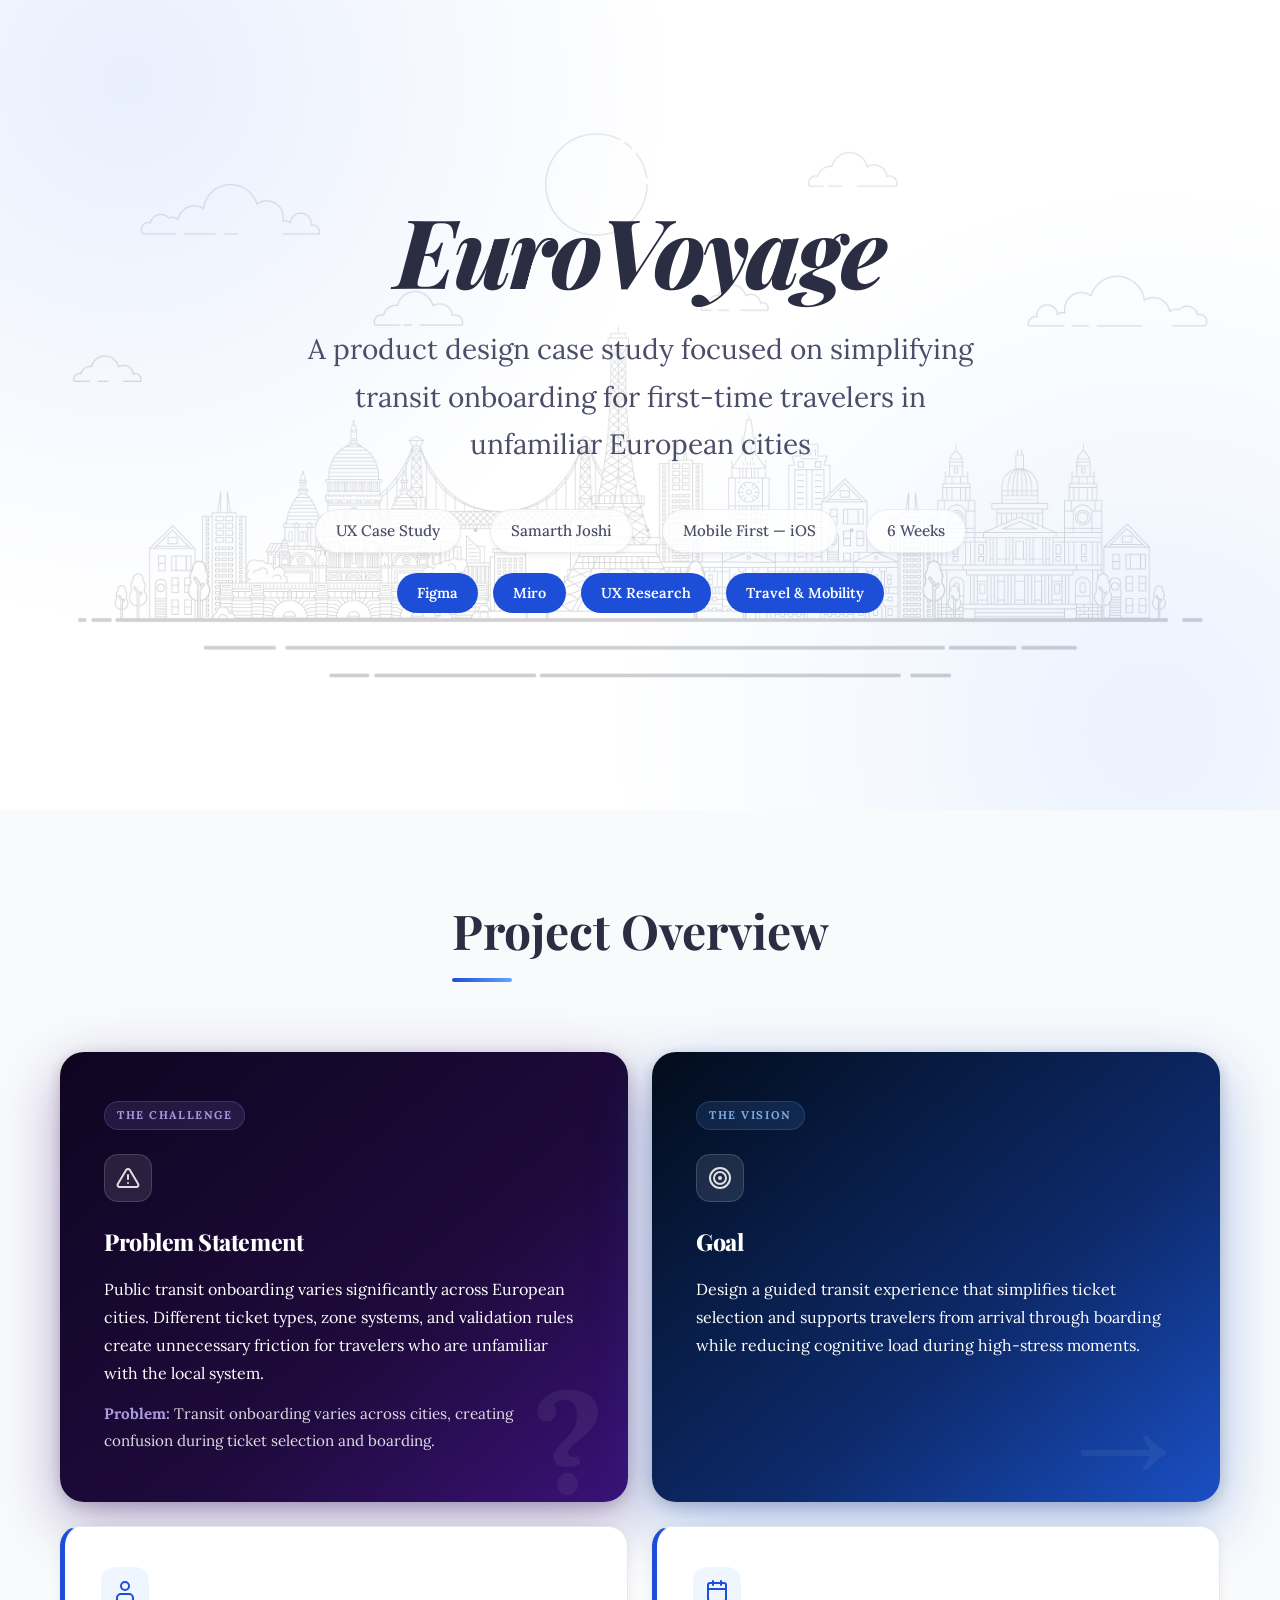
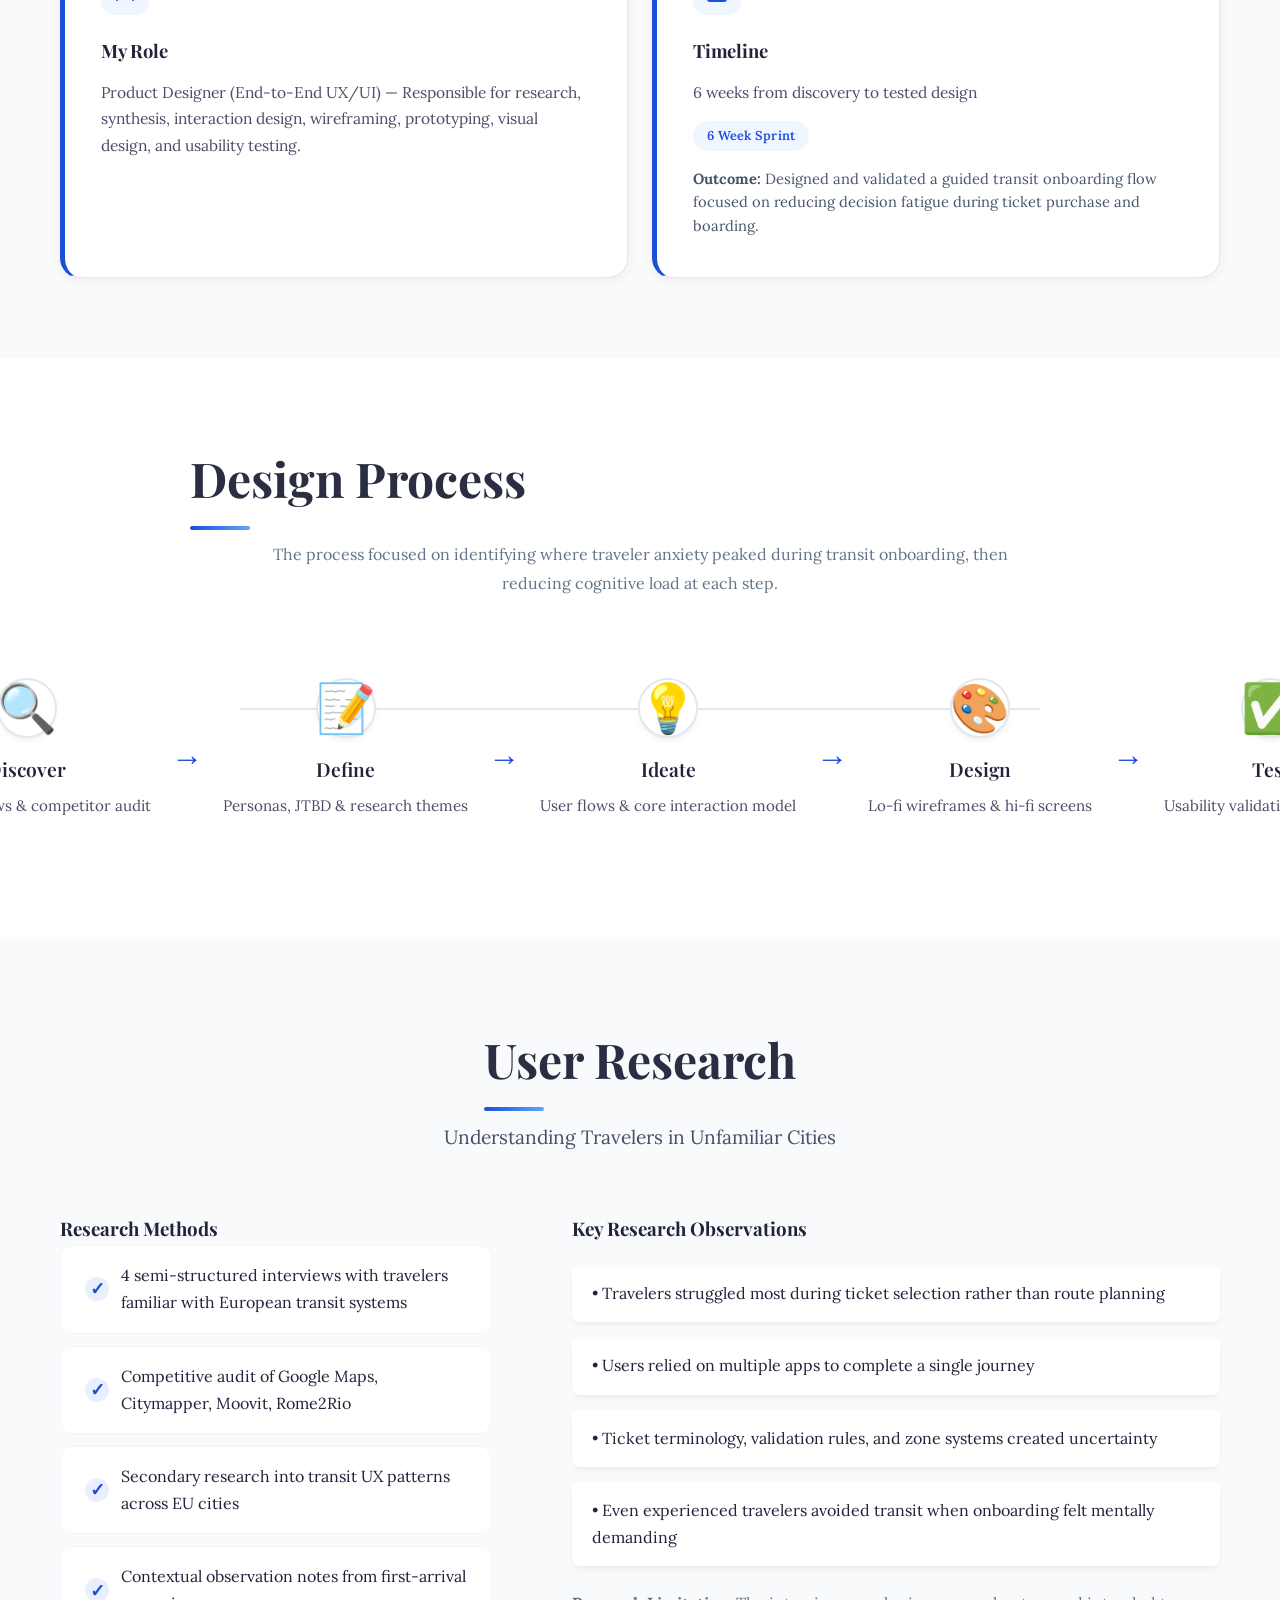
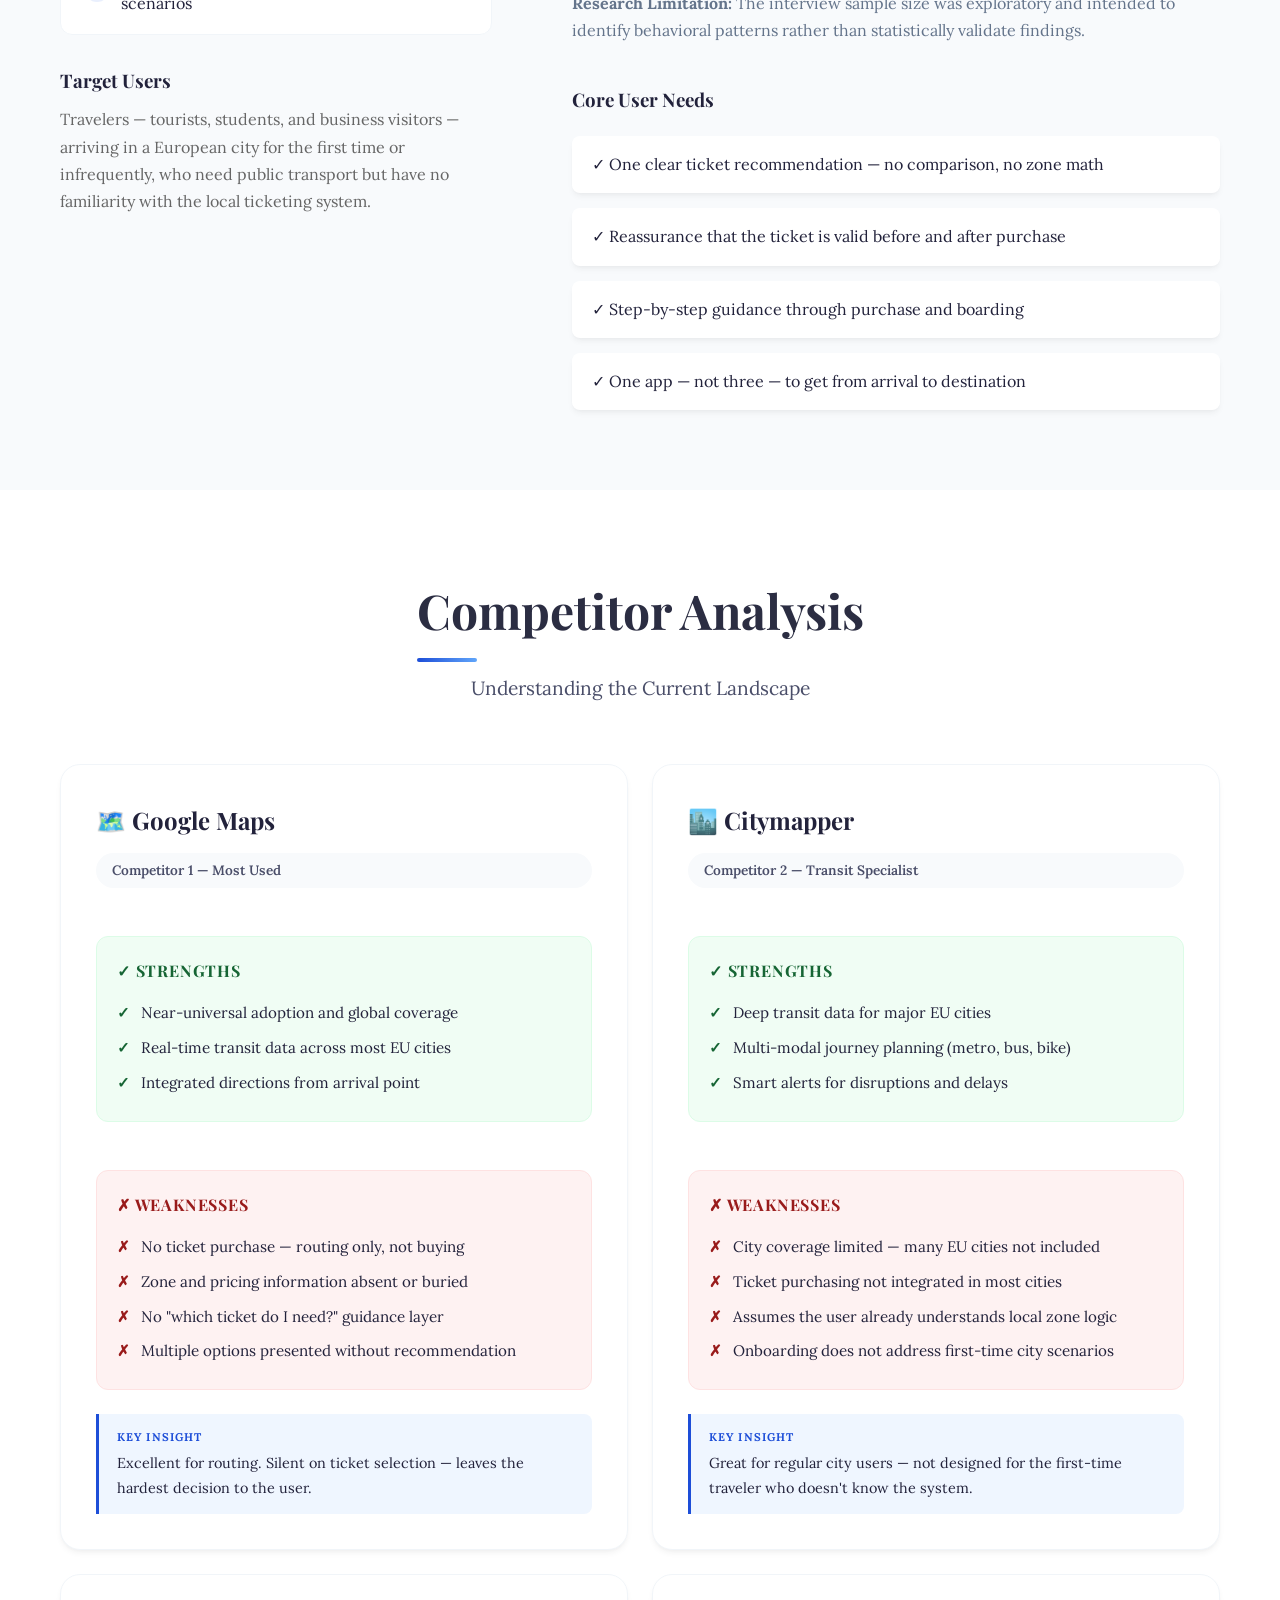
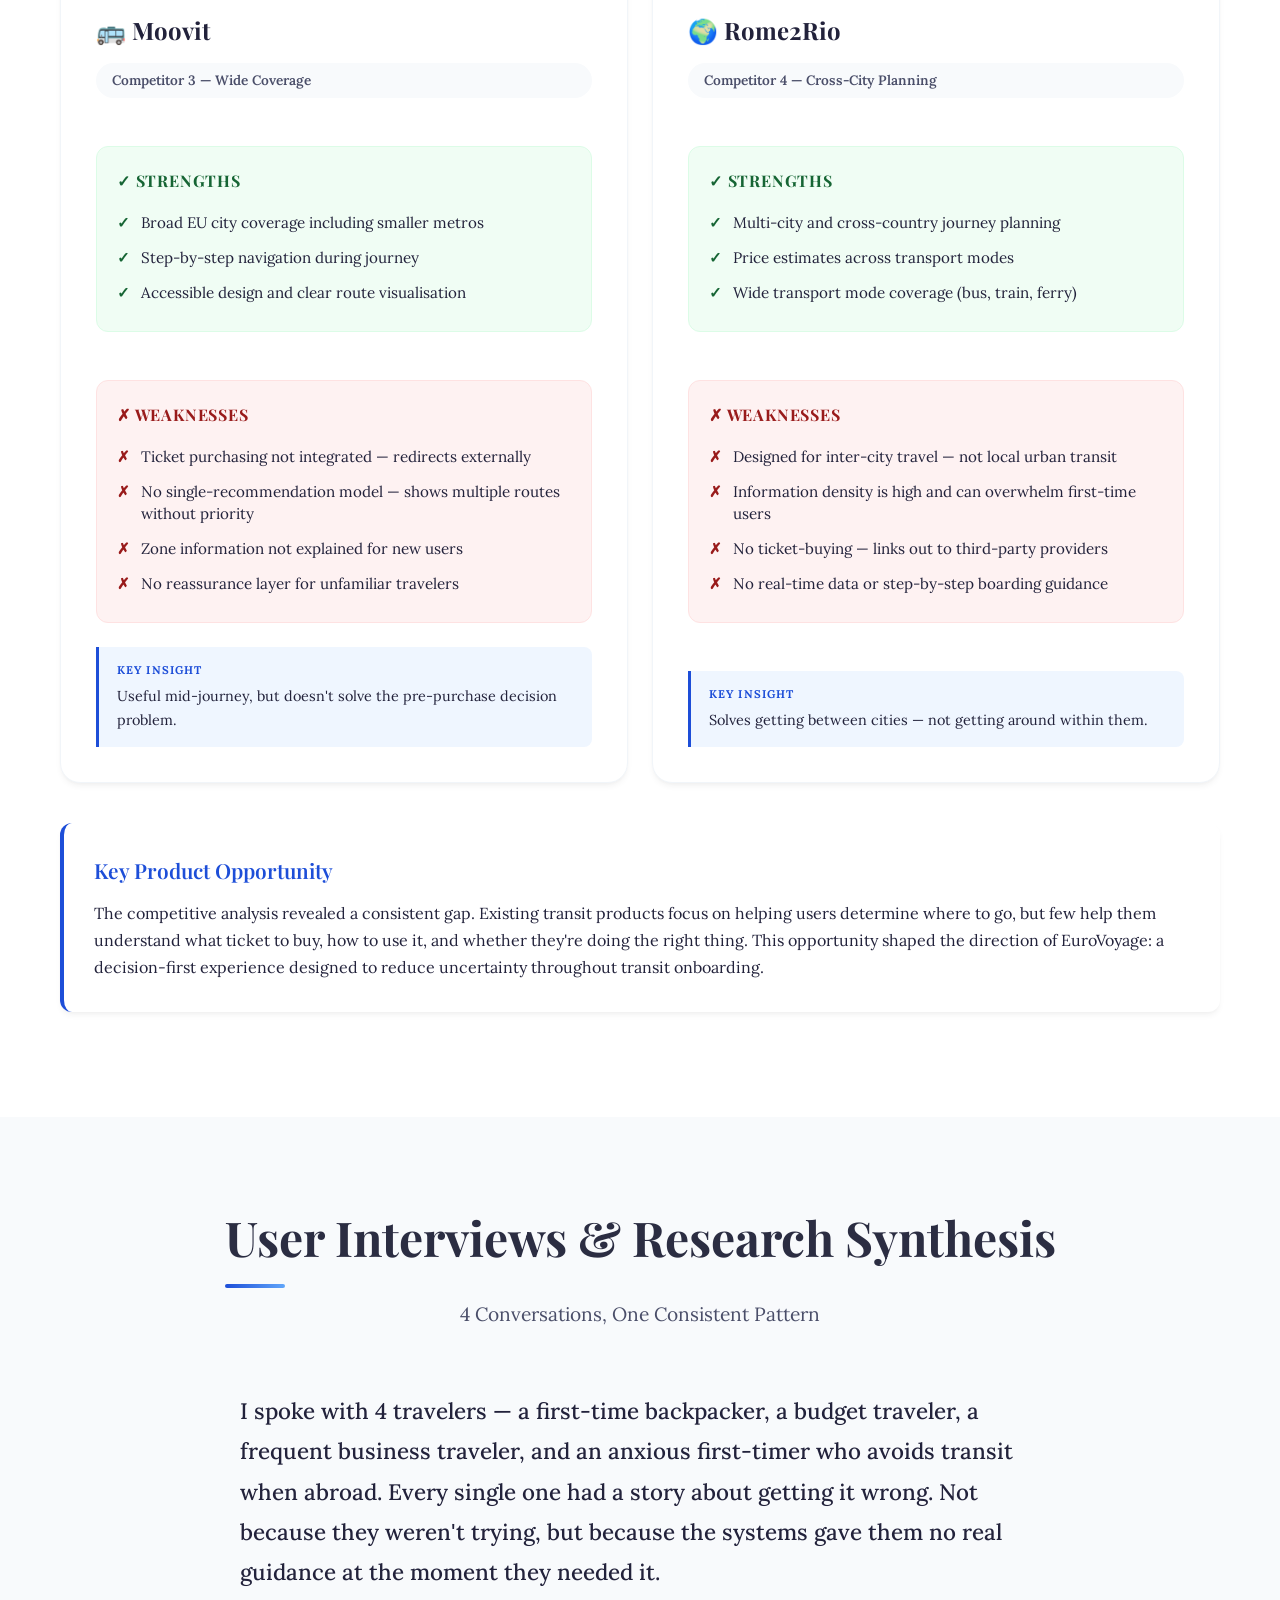
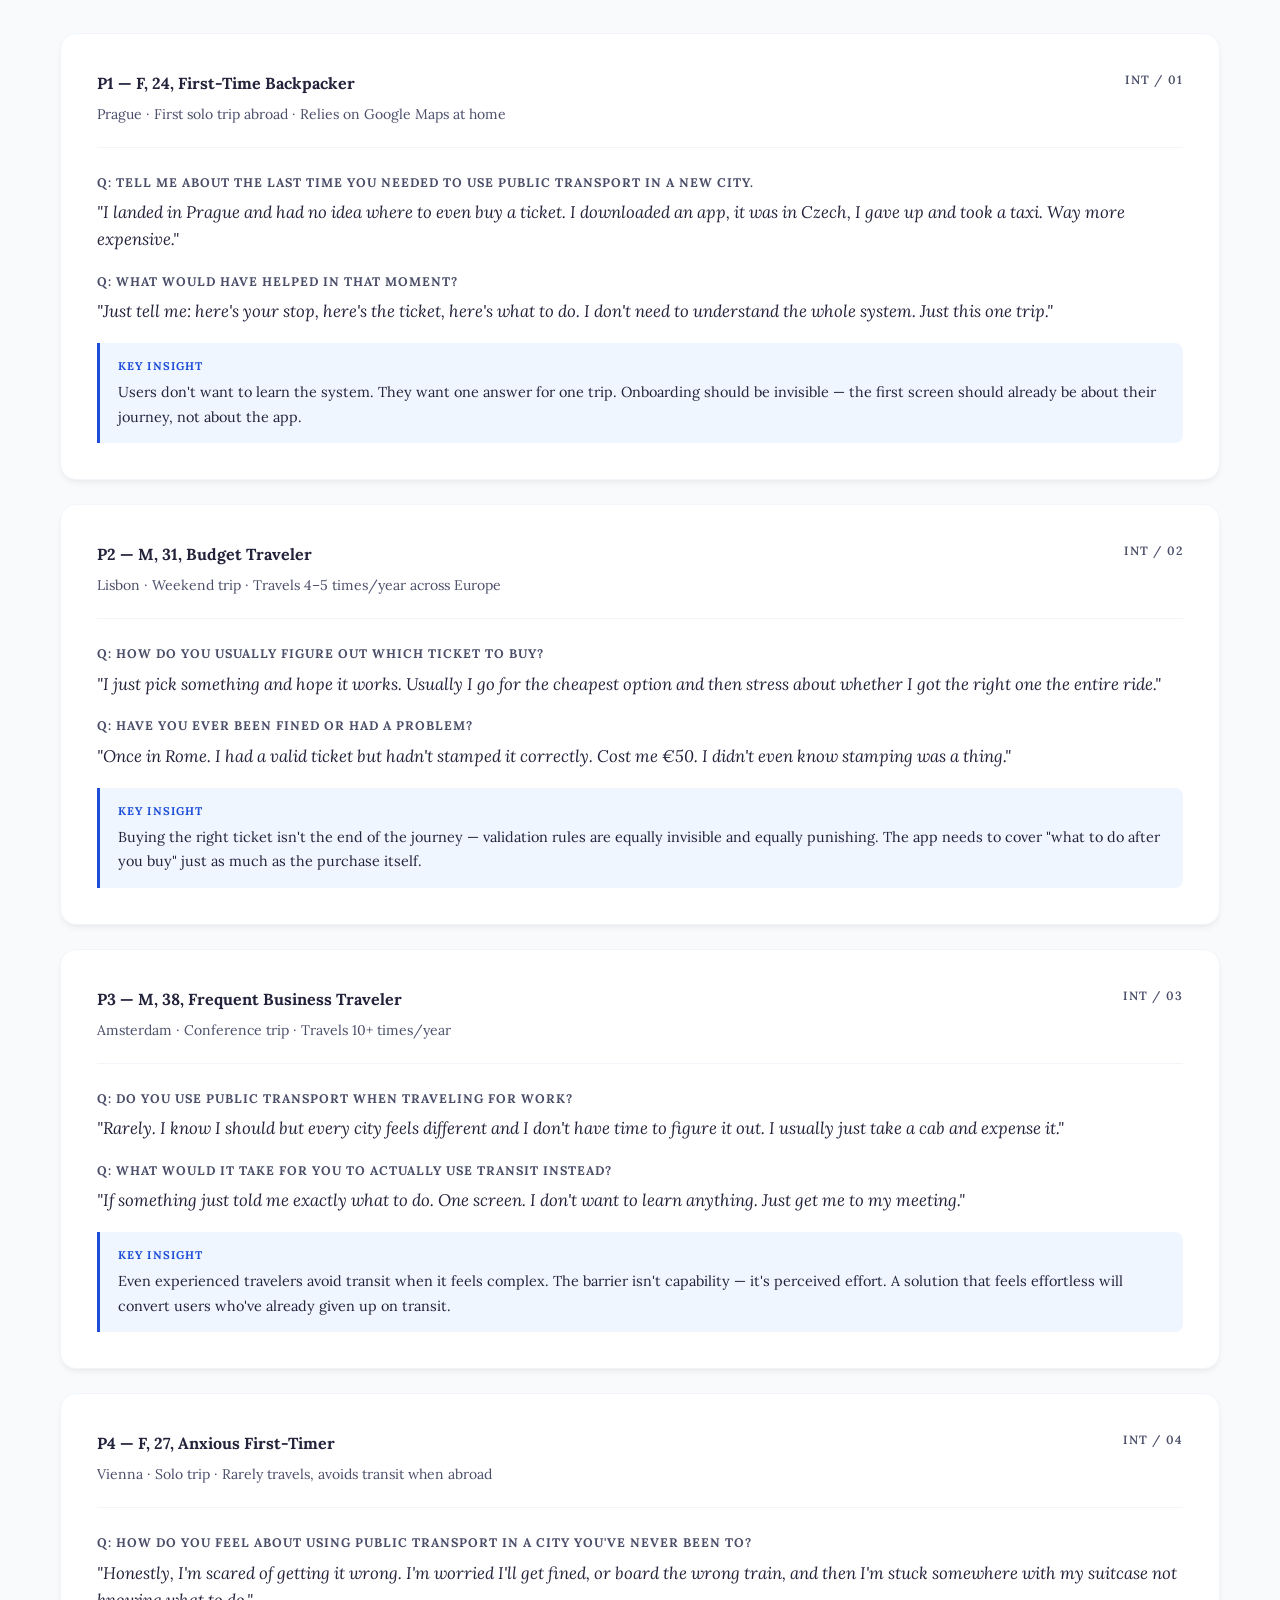
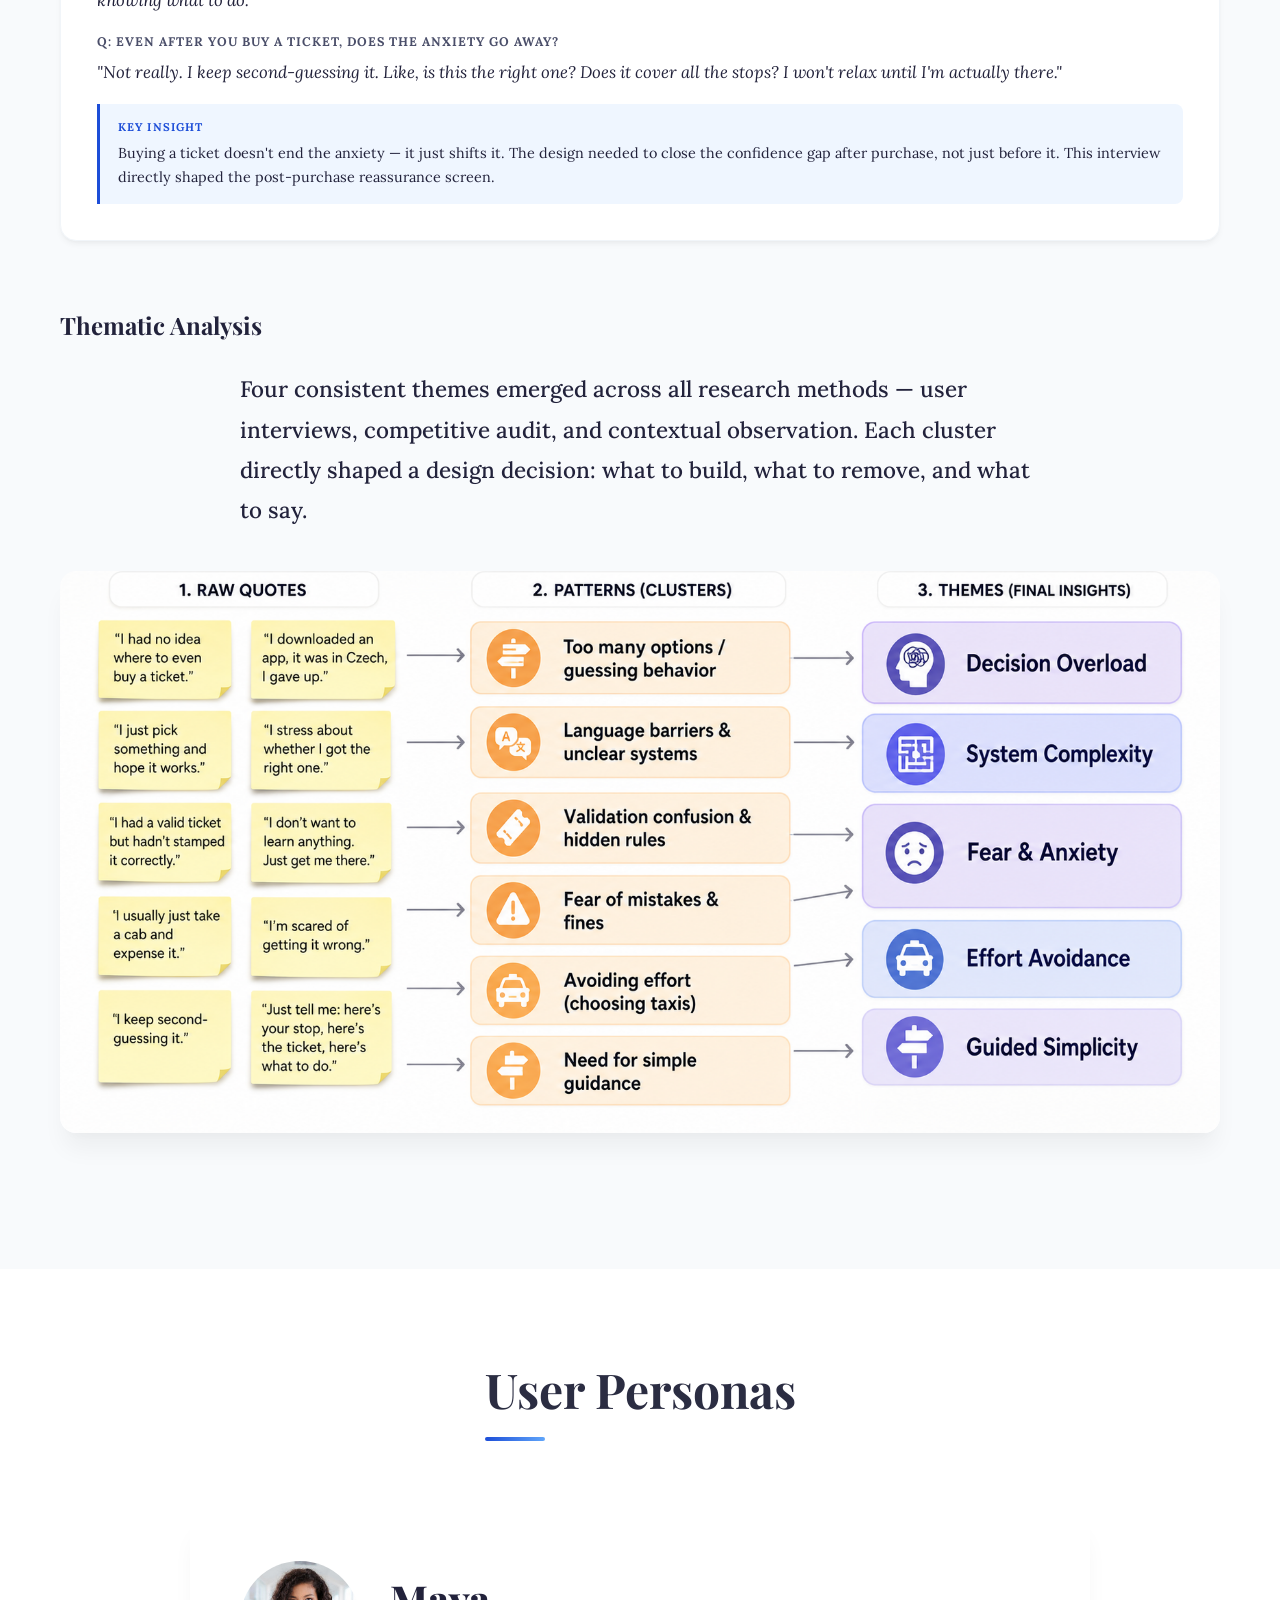
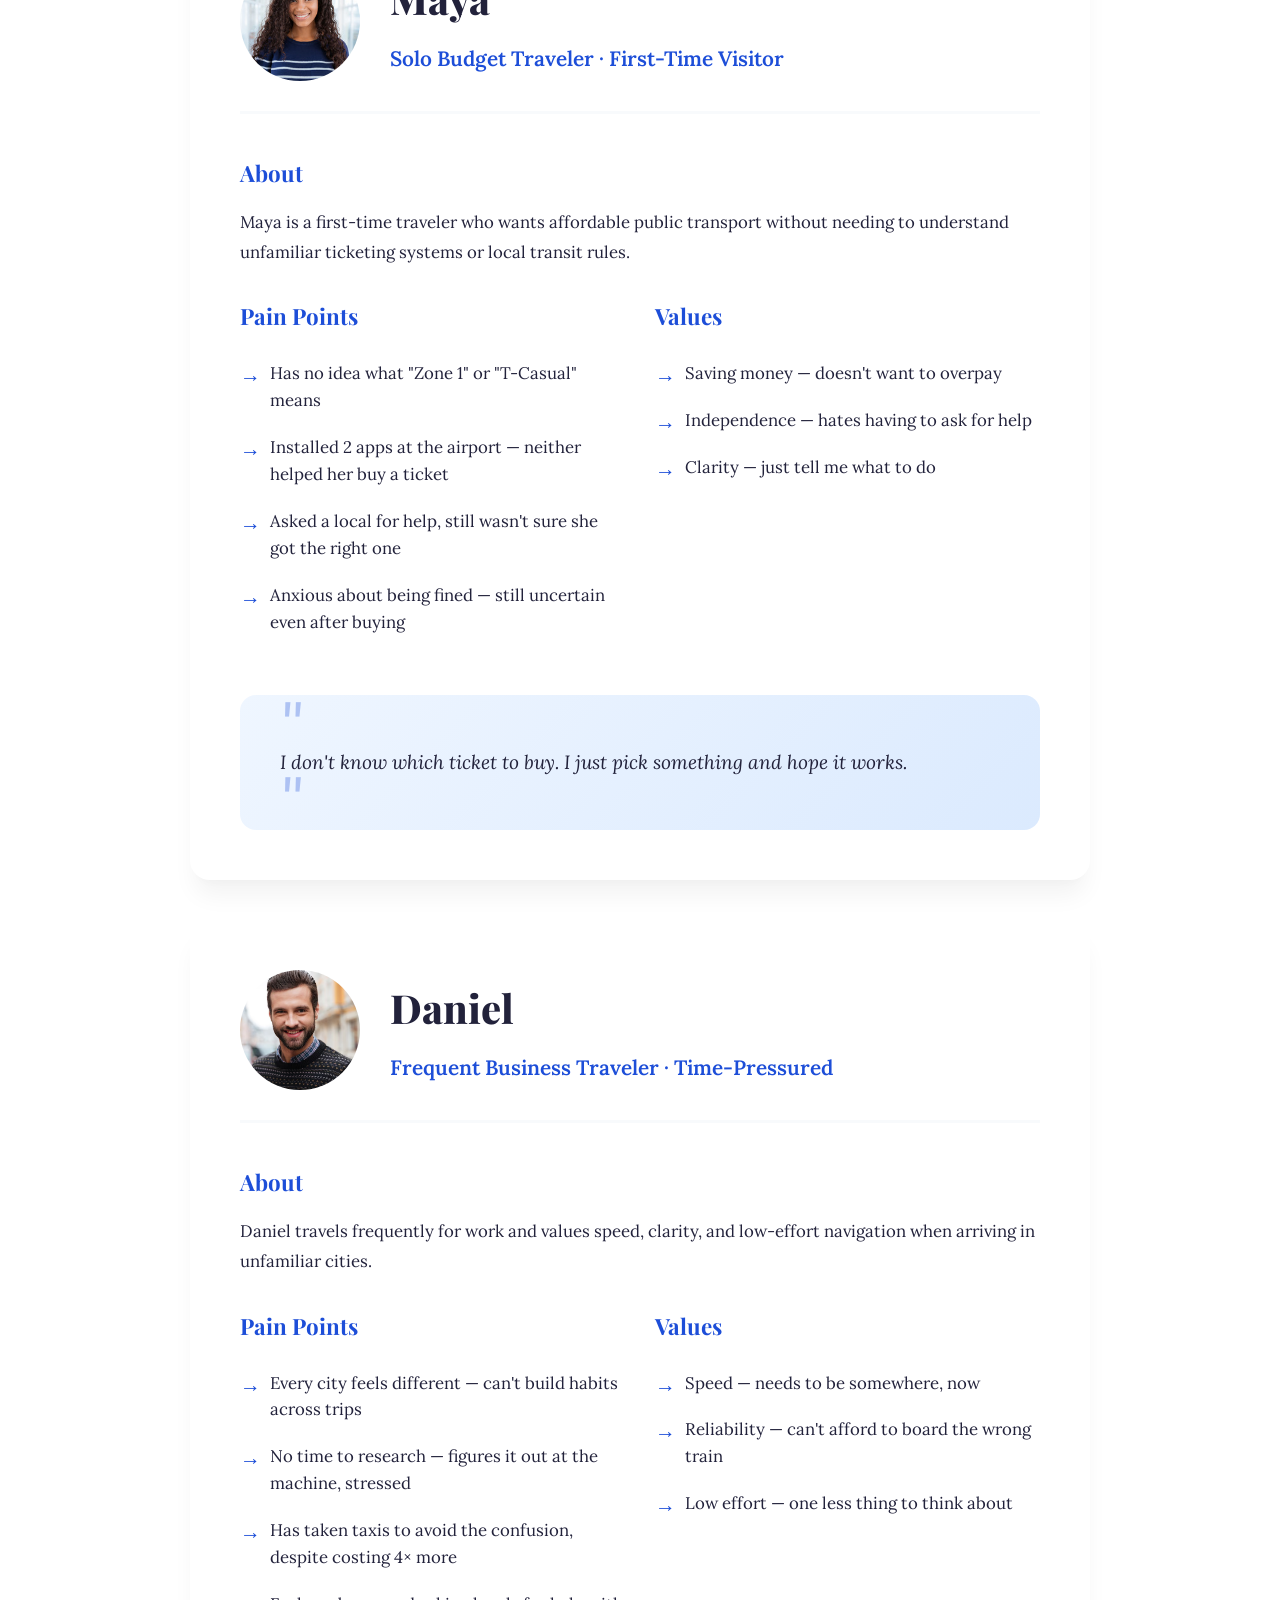
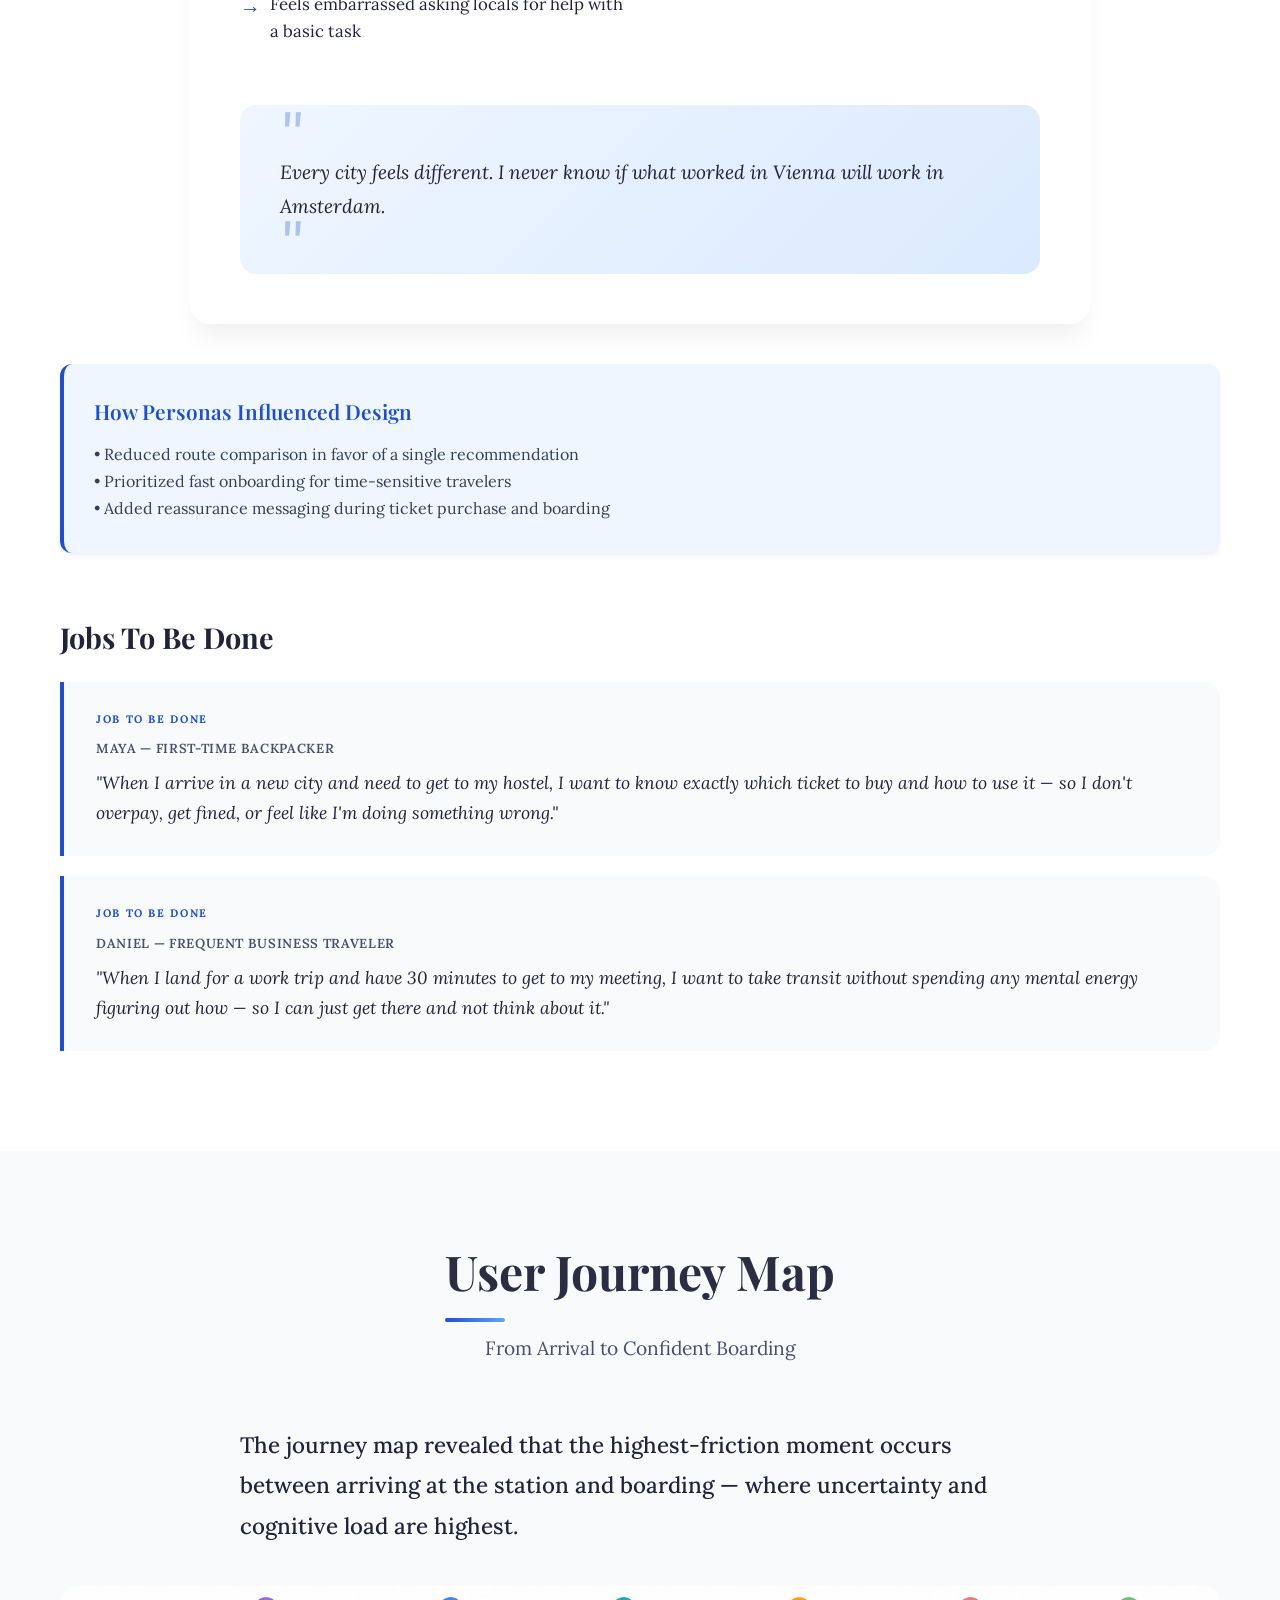
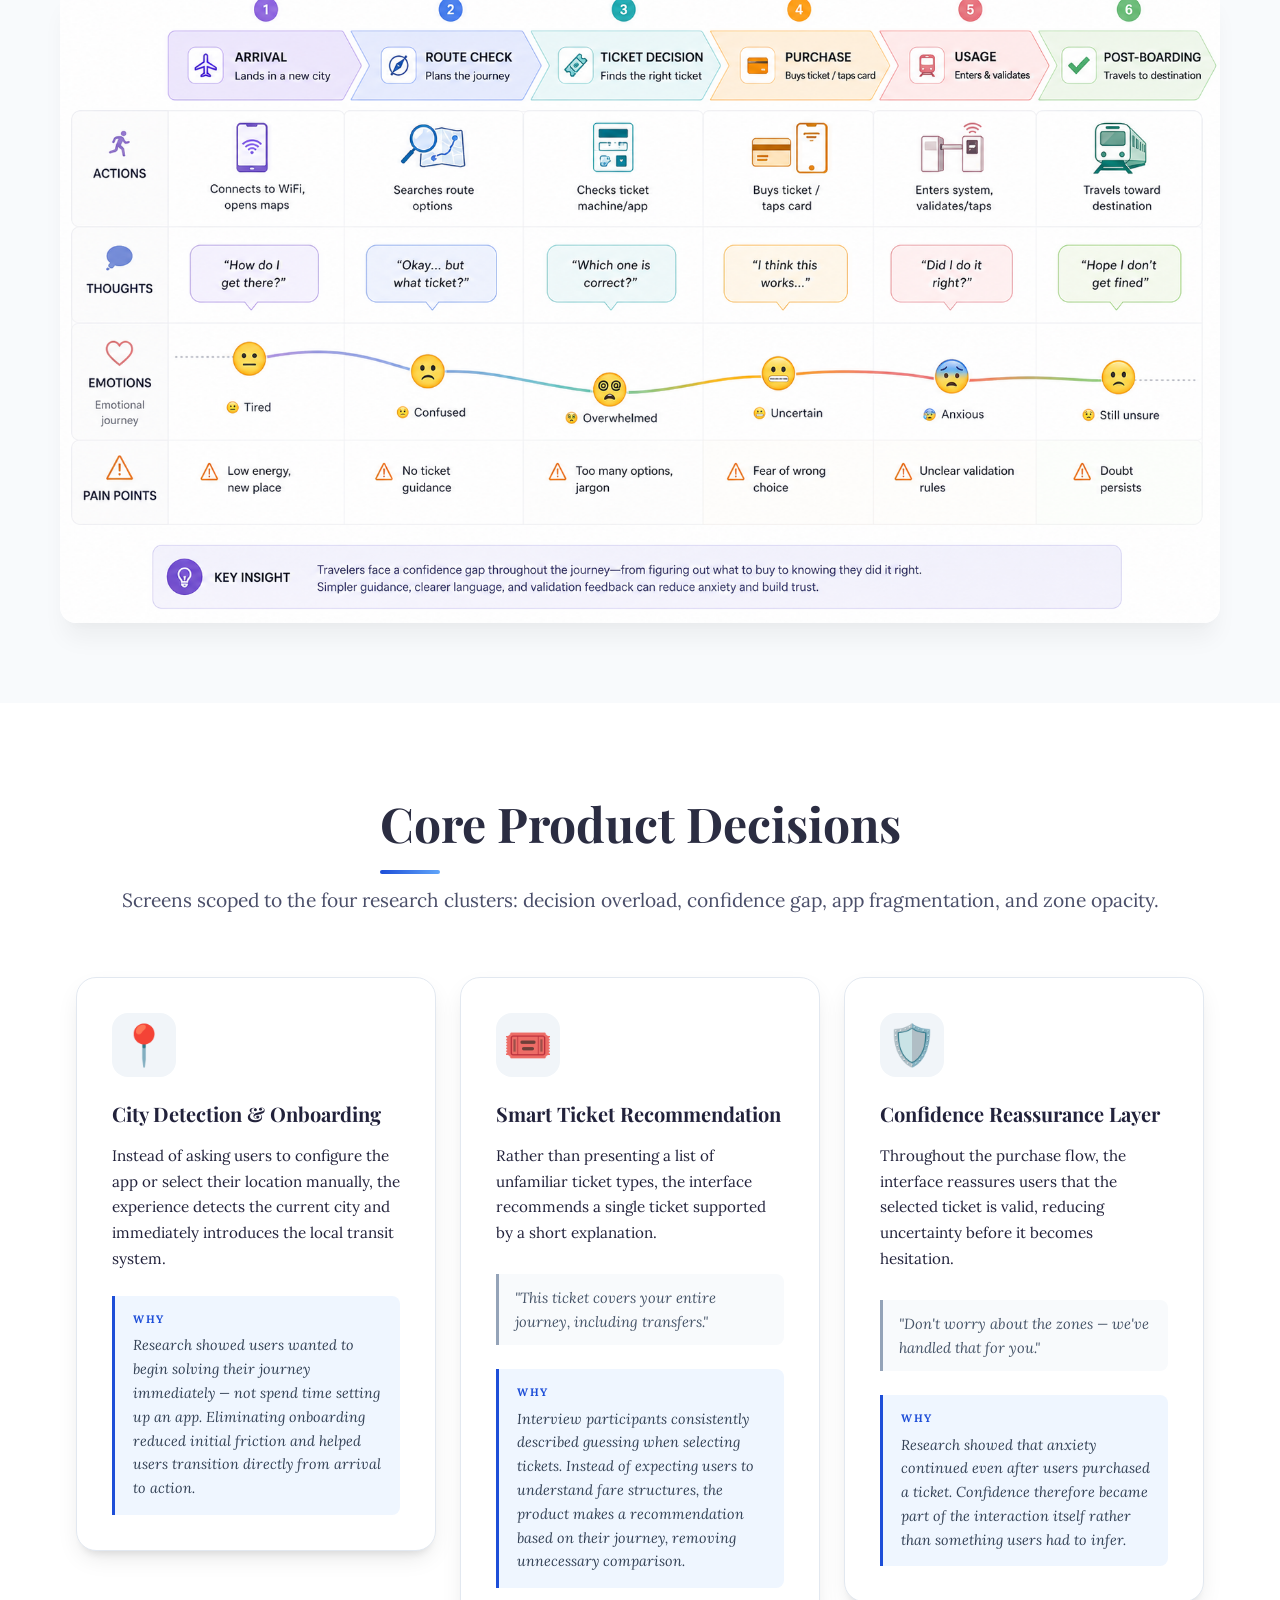
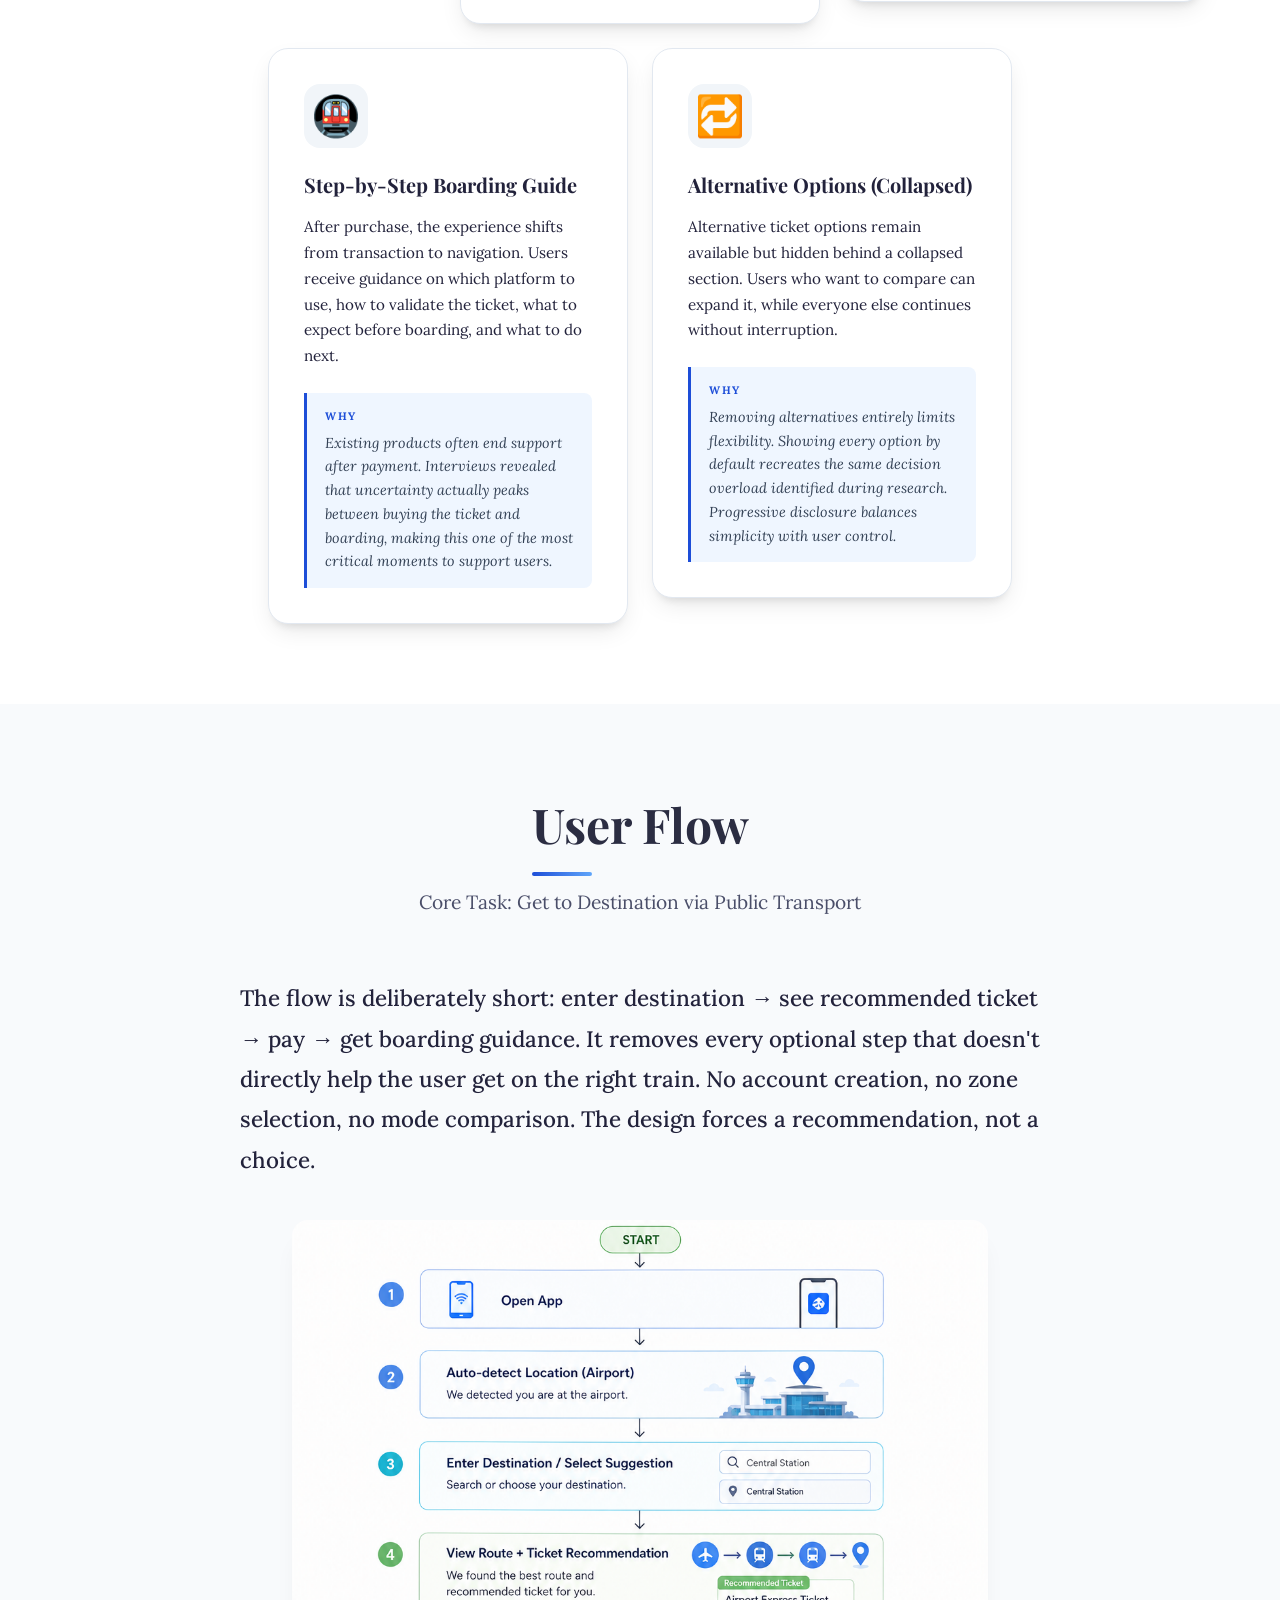
<file: eurovoyage-case-study (1).html>
<!DOCTYPE html>
<html lang="en">
<head>
    <meta charset="UTF-8">
    <meta name="viewport" content="width=device-width, initial-scale=1.0">
    <title>EuroVoyage - UX Case Study</title>
    <link rel="stylesheet" href="case-study.css">
    <link href="https://fonts.googleapis.com/css2?family=Playfair+Display:ital,wght@0,400;0,500;0,600;0,700;0,800;1,400;1,600&family=Lora:ital,wght@0,400;0,500;0,600;0,700;1,400;1,500&display=swap" rel="stylesheet">
    <style>
        /* EuroVoyage-specific overrides */
        :root {
            --primary-color: #1D4ED8;
            --secondary-color: #1E40AF;
            --accent-color: #60A5FA;
            --background-color: #fff;
            --text-dark: #22223B;
            --text-light: #4A4E69;
        }
        body {
            background: var(--background-color) !important;
            color: var(--text-dark);
        }
        .main-title,
        .section-title,
        .major-screen-title {
            color: #2B2D42 !important;
            background: none !important;
            -webkit-background-clip: initial !important;
            -webkit-text-fill-color: initial !important;
            background-clip: initial !important;
        }
        .main-title {
            background: linear-gradient(135deg, #1D4ED8, #0EA5E9);
            -webkit-background-clip: text;
            -webkit-text-fill-color: transparent;
            background-clip: text;
        }
        .section-title::after {
            background: linear-gradient(90deg, #1D4ED8, #60A5FA);
        }
        .overview-card--problem {
            background: linear-gradient(140deg, #0f0520 0%, #1e0a3c 60%, #3b1278 100%);
            box-shadow: 0 20px 60px rgba(59, 18, 120, 0.35), 0 4px 16px rgba(0,0,0,0.2);
        }
        .overview-card--problem:hover {
            box-shadow: 0 28px 72px rgba(59, 18, 120, 0.45), 0 8px 24px rgba(0,0,0,0.25);
        }
        .overview-card--problem .overview-eyebrow {
            background: rgba(167, 139, 250, 0.15);
            color: #c4b5fd;
            border: 1px solid rgba(167, 139, 250, 0.25);
        }
        .overview-card--goal {
            background: linear-gradient(140deg, #020c1b 0%, #0d2a6b 60%, #1a4fc4 100%);
        }
        .overview-card--role   { border-left: 5px solid #1D4ED8; }
        .overview-card--timeline { border-left: 5px solid #1D4ED8; }
        .overview-card--role    .overview-icon { background: #EFF6FF; color: #1D4ED8; }
        .overview-card--timeline .overview-icon { background: #EFF6FF; color: #1D4ED8; }
        .overview-badge { background: #EFF6FF; color: #1D4ED8; }

        /* Custom component styles mirrored from ePA */
        .jtbd-block {
            background: #F8FAFC; border-left: 4px solid var(--primary-color);
            padding: 28px 32px; border-radius: 0 16px 16px 0;
            margin: 20px 0; position: relative;
        }
        .jtbd-block::before {
            content: 'JOB TO BE DONE';
            display: block; font-size: 0.68rem; letter-spacing: 0.15em;
            font-weight: 700; color: var(--primary-color); margin-bottom: 10px;
            text-transform: uppercase;
        }
        .jtbd-block .jtbd-persona {
            font-size: 0.82rem; color: var(--text-light);
            letter-spacing: 0.05em; text-transform: uppercase;
            margin-bottom: 8px; font-weight: 600;
        }
        .jtbd-block p { font-size: 1.1rem; color: var(--text-dark); font-style: italic; line-height: 1.7; margin: 0; }

        .interview-card {
            background: #ffffff; border: 1px solid #F1F5F9;
            border-radius: 16px; padding: 36px;
            box-shadow: var(--shadow-sm); margin-bottom: 24px;
            transition: var(--transition-smooth);
        }
        .interview-card:hover { transform: translateY(-4px); box-shadow: var(--shadow-md); }
        .interview-header {
            display: flex; justify-content: space-between; align-items: flex-start;
            margin-bottom: 24px; padding-bottom: 20px; border-bottom: 1px solid #F1F5F9;
        }
        .interview-participant strong { display: block; font-size: 1rem; color: var(--text-dark); margin-bottom: 3px; }
        .interview-participant span { font-size: 0.875rem; color: var(--text-light); }
        .interview-num { font-size: 0.75rem; color: var(--text-light); letter-spacing: 0.1em; font-weight: 600; }
        .qa-block { margin-bottom: 18px; }
        .qa-q { font-size: 0.78rem; font-weight: 700; text-transform: uppercase; letter-spacing: 0.08em; color: var(--text-light); margin-bottom: 6px; }
        .qa-a { font-size: 1.05rem; color: var(--text-dark); font-style: italic; line-height: 1.6; }
        .key-insight-inline {
            background: #EFF6FF; border-left: 3px solid var(--primary-color);
            padding: 14px 18px; border-radius: 0 8px 8px 0; margin-top: 16px;
        }
        .key-insight-inline .ki-label { font-size: 0.7rem; font-weight: 700; text-transform: uppercase; letter-spacing: 0.1em; color: var(--primary-color); margin-bottom: 4px; }
        .key-insight-inline p { font-size: 0.9rem; color: var(--text-dark); margin: 0; }

        /* Hero background — replace with your own travel image */
        .hero {
            background: linear-gradient(rgba(255,255,255,0.88), rgba(255,255,255,0.72)),
                        url('EuroVoyage/Eurobackground5.jpg');
            background-size: cover;
            background-position: center;
            background-attachment: fixed;
        }

        /* Gallery: 3-col hifi like ePA */
        .wireframes-gallery { grid-template-columns: repeat(3, 1fr); }
        .wireframe-item {
            height: 640px;
            overflow-y: auto;
            overflow-x: hidden;
            align-items: flex-start;
            border-radius: 16px;
            box-shadow: 0 4px 20px rgba(0,0,0,0.1);
            scroll-behavior: smooth;
            background: #fff;
        }
        .wireframe-item img, .wireframe-item .case-study-image {
            width: 100%;
            height: auto;
            object-fit: unset;
            border-radius: 0;
            box-shadow: none;
            margin: 0;
            display: block;
        }
        .wireframe-item::-webkit-scrollbar { width: 4px; }
        .wireframe-item::-webkit-scrollbar-track { background: transparent; }
        .wireframe-item::-webkit-scrollbar-thumb { background: rgba(29,78,216,0.35); border-radius: 2px; }
        .wireframe-item::-webkit-scrollbar-thumb:hover { background: rgba(29,78,216,0.65); }
        .screen-content img { object-position: top; }

        /* Typography */
        body, p, li, span, div { font-family: 'Lora', Georgia, 'Times New Roman', serif; }
        h1, h2, h3, h4, h5, h6, .main-title, .section-title, .major-screen-title, .taskflow-title { font-family: 'Playfair Display', Georgia, 'Times New Roman', serif; }
        .main-title { font-style: italic; }
        .tool-badge, .meta-item, .overview-eyebrow, .competitor-tag, .interview-num, .qa-q, .ki-label, .overview-badge, code { font-family: 'Lora', Georgia, serif; }

        /* Decision/rationale callout style used in design sections */
        .decision-block {
            background: #EFF6FF;
            border-left: 4px solid #1D4ED8;
            padding: 22px 28px;
            border-radius: 0 12px 12px 0;
            margin: 24px 0;
        }
        .decision-block .db-label {
            font-size: 0.68rem; font-weight: 700; letter-spacing: 0.15em;
            text-transform: uppercase; color: #1D4ED8; margin-bottom: 8px;
        }
        .decision-block p { font-size: 0.95rem; color: var(--text-dark); margin: 0; font-style: italic; line-height: 1.65; }

        /* Competitor grid: 2 per row, equal-height cards */
        .competitor-grid {
            display: grid !important;
            grid-template-columns: repeat(2, 1fr) !important;
            gap: 24px !important;
            margin-top: 32px;
            align-items: stretch !important;
        }
        .competitor-card {
            display: flex !important;
            flex-direction: column !important;
            height: 100% !important;
            box-sizing: border-box;
        }
        .competitor-card .key-insight-inline {
            margin-top: auto;
        }

        /* Persona avatar images */
        .persona-avatar-large {
            overflow: hidden;
        }
        .persona-avatar-large img {
            width: 100%;
            height: 100%;
            object-fit: cover;
        }

        /* Core Product Decisions — readable structure */
        .feature-card p {
            font-size: 0.95rem;
            line-height: 1.7;
            color: var(--text-dark);
            margin-bottom: 16px;
        }
        .feature-example {
            background: #F8FAFC;
            border-left: 3px solid #94A3B8;
            padding: 12px 16px;
            margin: 12px 0 16px;
            border-radius: 0 8px 8px 0;
            font-size: 0.92rem;
            font-style: italic;
            color: #475569;
            line-height: 1.6;
        }
        .feature-why {
            background: #EFF6FF;
            border-left: 3px solid #1D4ED8;
            padding: 14px 18px;
            border-radius: 0 8px 8px 0;
            margin-top: 8px;
        }
        .feature-why-label {
            display: block;
            font-size: 0.68rem;
            font-weight: 700;
            letter-spacing: 0.15em;
            text-transform: uppercase;
            color: #1D4ED8;
            margin-bottom: 6px;
        }
        .feature-why p {
            font-size: 0.9rem;
            color: #334155;
            margin: 0;
            font-style: italic;
            line-height: 1.65;
        }
    </style>
</head>
<body>

    <!-- ================================================
         HERO SECTION
         ================================================ -->
    <section class="hero">
        <div class="container">
            <div class="hero-content fade-in">
                <h1 class="main-title">EuroVoyage</h1>
                <p class="subtitle">A product design case study focused on simplifying transit onboarding for first-time travelers in unfamiliar European cities</p>
                <div class="hero-meta">
                    <span class="meta-item">UX Case Study</span>
                    <span class="meta-divider">•</span>
                    <span class="meta-item">Samarth Joshi</span>
                    <span class="meta-divider">•</span>
                    <span class="meta-item">Mobile First — iOS</span>
                    <span class="meta-divider">•</span>
                    <span class="meta-item">6 Weeks</span>
                </div>
                <div class="hero-tools">
                    <span class="tool-badge">Figma</span>
                    <span class="tool-badge">Miro</span>
                    <span class="tool-badge">UX Research</span>
                    <span class="tool-badge">Travel & Mobility</span>
                </div>
            </div>
        </div>
    </section>

    <!-- ================================================
         PROJECT OVERVIEW
         ================================================ -->
    <section class="section overview-section">
        <div class="container">
            <div class="section-header fade-in-up">
                <h2 class="section-title">Project Overview</h2>
            </div>
            <div class="overview-hero-row">
                <div class="overview-card overview-card--problem fade-in-up" style="animation-delay: 0.1s;">
                    <span class="overview-eyebrow">The Challenge</span>
                    <div class="overview-icon">
                        <svg viewBox="0 0 24 24" fill="none" xmlns="http://www.w3.org/2000/svg"><path d="M12 9v4m0 4h.01M10.29 3.86L1.82 18a2 2 0 001.71 3h16.94a2 2 0 001.71-3L13.71 3.86a2 2 0 00-3.42 0z" stroke="currentColor" stroke-width="2" stroke-linecap="round" stroke-linejoin="round"/></svg>
                    </div>
                    <h3>Problem Statement</h3>
                    <p>Public transit onboarding varies significantly across European cities. Different ticket types, zone systems, and validation rules create unnecessary friction for travelers who are unfamiliar with the local system.</p>
                    <p style="margin-top: 14px; font-size: 0.95rem; opacity: 0.85;"><strong style="color:#c4b5fd;">Problem:</strong> Transit onboarding varies across cities, creating confusion during ticket selection and boarding.</p>
                    <div class="overview-card-decor">?</div>
                </div>
                <div class="overview-card overview-card--goal fade-in-up" style="animation-delay: 0.2s;">
                    <span class="overview-eyebrow">The Vision</span>
                    <div class="overview-icon">
                        <svg viewBox="0 0 24 24" fill="none" xmlns="http://www.w3.org/2000/svg"><circle cx="12" cy="12" r="10" stroke="currentColor" stroke-width="2"/><circle cx="12" cy="12" r="6" stroke="currentColor" stroke-width="2"/><circle cx="12" cy="12" r="2" fill="currentColor"/></svg>
                    </div>
                    <h3>Goal</h3>
                    <p>Design a guided transit experience that simplifies ticket selection and supports travelers from arrival through boarding while reducing cognitive load during high-stress moments.</p>
                    <div class="overview-card-decor">→</div>
                </div>
            </div>
            <div class="overview-support-row">
                <div class="overview-card overview-card--role fade-in-up" style="animation-delay: 0.3s;">
                    <div class="overview-icon">
                        <svg viewBox="0 0 24 24" fill="none" xmlns="http://www.w3.org/2000/svg"><path d="M20 21v-2a4 4 0 00-4-4H8a4 4 0 00-4 4v2" stroke="currentColor" stroke-width="2" stroke-linecap="round" stroke-linejoin="round"/><circle cx="12" cy="7" r="4" stroke="currentColor" stroke-width="2" stroke-linecap="round" stroke-linejoin="round"/></svg>
                    </div>
                    <h3>My Role</h3>
                    <p>Product Designer (End-to-End UX/UI) — Responsible for research, synthesis, interaction design, wireframing, prototyping, visual design, and usability testing.</p>
                </div>
                <div class="overview-card overview-card--timeline fade-in-up" style="animation-delay: 0.4s;">
                    <div class="overview-icon">
                        <svg viewBox="0 0 24 24" fill="none" xmlns="http://www.w3.org/2000/svg"><rect x="3" y="4" width="18" height="18" rx="2" ry="2" stroke="currentColor" stroke-width="2"/><line x1="16" y1="2" x2="16" y2="6" stroke="currentColor" stroke-width="2" stroke-linecap="round"/><line x1="8" y1="2" x2="8" y2="6" stroke="currentColor" stroke-width="2" stroke-linecap="round"/><line x1="3" y1="10" x2="21" y2="10" stroke="currentColor" stroke-width="2"/></svg>
                    </div>
                    <h3>Timeline</h3>
                    <p>6 weeks from discovery to tested design</p>
                    <div class="overview-badge">6 Week Sprint</div><p style="margin-top:16px;font-size:0.92rem;color:#475569;line-height:1.6;"><strong>Outcome:</strong> Designed and validated a guided transit onboarding flow focused on reducing decision fatigue during ticket purchase and boarding.</p>
                </div>
            </div>
        </div>
    </section>

    <!-- ================================================
         PROCESS
         ================================================ -->
    <section class="section problem-section">
        <div class="container">
            <div class="content-wrapper fade-in-up">
                <h2 class="section-title">Design Process</h2>
                <p style="text-align:center;max-width:760px;margin:0 auto 40px auto;color:#64748B;line-height:1.8;">The process focused on identifying where traveler anxiety peaked during transit onboarding, then reducing cognitive load at each step.</p><div class="process-timeline">
                    <div class="process-step">
                        <div class="process-icon">🔍</div>
                        <h3>Discover</h3>
                        <p>User interviews & competitor audit</p>
                    </div>
                    <div class="process-arrow">→</div>
                    <div class="process-step">
                        <div class="process-icon">📝</div>
                        <h3>Define</h3>
                        <p>Personas, JTBD & research themes</p>
                    </div>
                    <div class="process-arrow">→</div>
                    <div class="process-step">
                        <div class="process-icon">💡</div>
                        <h3>Ideate</h3>
                        <p>User flows & core interaction model</p>
                    </div>
                    <div class="process-arrow">→</div>
                    <div class="process-step">
                        <div class="process-icon">🎨</div>
                        <h3>Design</h3>
                        <p>Lo-fi wireframes & hi-fi screens</p>
                    </div>
                    <div class="process-arrow">→</div>
                    <div class="process-step">
                        <div class="process-icon">✅</div>
                        <h3>Test</h3>
                        <p>Usability validation & iteration</p>
                    </div>
                </div>
            </div>
        </div>
    </section>

    <!-- ================================================
         USER RESEARCH
         ================================================ -->
    <section class="section research-section">
        <div class="container">
            <div class="section-header fade-in-up">
                <h2 class="section-title">User Research</h2>
                <p class="section-subtitle">Understanding Travelers in Unfamiliar Cities</p>
            </div>
            <div class="research-content">
                <div class="research-method fade-in-up">
                    <h3>Research Methods</h3>
                    <ul class="method-list">
                        <li>4 semi-structured interviews with travelers familiar with European transit systems</li>
                        <li>Competitive audit of Google Maps, Citymapper, Moovit, Rome2Rio</li>
                        <li>Secondary research into transit UX patterns across EU cities</li>
                        <li>Contextual observation notes from first-arrival scenarios</li>
                    </ul>
                    <h3 style="margin-top: 30px;">Target Users</h3>
                    <p style="color: #666; line-height: 1.7; margin-top: 10px;">Travelers — tourists, students, and business visitors — arriving in a European city for the first time or infrequently, who need public transport but have no familiarity with the local ticketing system.</p>
                </div>
                <div class="key-findings fade-in-up">
                    
<h3>Key Research Observations</h3>
                    <div class="needs-list" style="margin-top:20px;">
                        <div class="need-item">• Travelers struggled most during ticket selection rather than route planning</div>
                        <div class="need-item">• Users relied on multiple apps to complete a single journey</div>
                        <div class="need-item">• Ticket terminology, validation rules, and zone systems created uncertainty</div>
                        <div class="need-item">• Even experienced travelers avoided transit when onboarding felt mentally demanding</div>
                    </div>
                    <p style="margin-top:24px;color:#64748B;line-height:1.7;"><strong>Research Limitation:</strong> The interview sample size was exploratory and intended to identify behavioral patterns rather than statistically validate findings.</p>
                    <h3 style="margin-top: 40px;">Core User Needs</h3>

                    <div class="needs-list">
                        <div class="need-item">✓ One clear ticket recommendation — no comparison, no zone math</div>
                        <div class="need-item">✓ Reassurance that the ticket is valid before and after purchase</div>
                        <div class="need-item">✓ Step-by-step guidance through purchase and boarding</div>
                        <div class="need-item">✓ One app — not three — to get from arrival to destination</div>
                    </div>
                </div>
            </div>
        </div>
    </section>

    <!-- ================================================
         COMPETITOR ANALYSIS
         ================================================ -->
    <section class="section wireframes-section">
        <div class="container">
            <div class="section-header fade-in-up">
                <h2 class="section-title">Competitor Analysis</h2>
                <p class="section-subtitle">Understanding the Current Landscape</p>
            </div>
            <div class="competitor-grid" style="display:grid;grid-template-columns:repeat(2,1fr);gap:24px;margin-top:32px;align-items:stretch;">
                <div class="competitor-card fade-in-up" style="animation-delay: 0.1s;">
                    <h3>🗺️ Google Maps</h3>
                    <div class="competitor-tag">Competitor 1 — Most Used</div>
                    <div class="competitor-pros">
                        <h4>✓ Strengths</h4>
                        <ul>
                            <li>Near-universal adoption and global coverage</li>
                            <li>Real-time transit data across most EU cities</li>
                            <li>Integrated directions from arrival point</li>
                        </ul>
                    </div>
                    <div class="competitor-cons">
                        <h4>✗ Weaknesses</h4>
                        <ul>
                            <li>No ticket purchase — routing only, not buying</li>
                            <li>Zone and pricing information absent or buried</li>
                            <li>No "which ticket do I need?" guidance layer</li>
                            <li>Multiple options presented without recommendation</li>
                        </ul>
                    </div>
                    <div class="key-insight-inline" style="margin-top:auto;">
                        <div class="ki-label">Key Insight</div>
                        <p>Excellent for routing. Silent on ticket selection — leaves the hardest decision to the user.</p>
                    </div>
                </div>
                <div class="competitor-card fade-in-up" style="animation-delay: 0.2s;">
                    <h3>🏙️ Citymapper</h3>
                    <div class="competitor-tag">Competitor 2 — Transit Specialist</div>
                    <div class="competitor-pros">
                        <h4>✓ Strengths</h4>
                        <ul>
                            <li>Deep transit data for major EU cities</li>
                            <li>Multi-modal journey planning (metro, bus, bike)</li>
                            <li>Smart alerts for disruptions and delays</li>
                        </ul>
                    </div>
                    <div class="competitor-cons">
                        <h4>✗ Weaknesses</h4>
                        <ul>
                            <li>City coverage limited — many EU cities not included</li>
                            <li>Ticket purchasing not integrated in most cities</li>
                            <li>Assumes the user already understands local zone logic</li>
                            <li>Onboarding does not address first-time city scenarios</li>
                        </ul>
                    </div>
                    <div class="key-insight-inline" style="margin-top:auto;">
                        <div class="ki-label">Key Insight</div>
                        <p>Great for regular city users — not designed for the first-time traveler who doesn't know the system.</p>
                    </div>
                </div>
                <div class="competitor-card fade-in-up" style="animation-delay: 0.3s;">
                    <h3>🚌 Moovit</h3>
                    <div class="competitor-tag">Competitor 3 — Wide Coverage</div>
                    <div class="competitor-pros">
                        <h4>✓ Strengths</h4>
                        <ul>
                            <li>Broad EU city coverage including smaller metros</li>
                            <li>Step-by-step navigation during journey</li>
                            <li>Accessible design and clear route visualisation</li>
                        </ul>
                    </div>
                    <div class="competitor-cons">
                        <h4>✗ Weaknesses</h4>
                        <ul>
                            <li>Ticket purchasing not integrated — redirects externally</li>
                            <li>No single-recommendation model — shows multiple routes without priority</li>
                            <li>Zone information not explained for new users</li>
                            <li>No reassurance layer for unfamiliar travelers</li>
                        </ul>
                    </div>
                    <div class="key-insight-inline" style="margin-top:auto;">
                        <div class="ki-label">Key Insight</div>
                        <p>Useful mid-journey, but doesn't solve the pre-purchase decision problem.</p>
                    </div>
                </div>
                <div class="competitor-card fade-in-up" style="animation-delay: 0.4s;">
                    <h3>🌍 Rome2Rio</h3>
                    <div class="competitor-tag">Competitor 4 — Cross-City Planning</div>
                    <div class="competitor-pros">
                        <h4>✓ Strengths</h4>
                        <ul>
                            <li>Multi-city and cross-country journey planning</li>
                            <li>Price estimates across transport modes</li>
                            <li>Wide transport mode coverage (bus, train, ferry)</li>
                        </ul>
                    </div>
                    <div class="competitor-cons">
                        <h4>✗ Weaknesses</h4>
                        <ul>
                            <li>Designed for inter-city travel — not local urban transit</li>
                            <li>Information density is high and can overwhelm first-time users</li>
                            <li>No ticket-buying — links out to third-party providers</li>
                            <li>No real-time data or step-by-step boarding guidance</li>
                        </ul>
                    </div>
                    <div class="key-insight-inline" style="margin-top:auto;">
                        <div class="ki-label">Key Insight</div>
                        <p>Solves getting between cities — not getting around within them.</p>
                    </div>
                </div>
            </div>
            
<div class="learning-item fade-in-up" style="margin-top: 40px; border-left: 4px solid var(--primary-color);">
    <h3 style="color: var(--primary-color);">Key Product Opportunity</h3>
    <p>The competitive analysis revealed a consistent gap.

Existing transit products focus on helping users determine where to go, but few help them understand what ticket to buy, how to use it, and whether they're doing the right thing.

This opportunity shaped the direction of EuroVoyage: a decision-first experience designed to reduce uncertainty throughout transit onboarding.</p>
</div>

        </div>
    </section>



    <!-- ================================================
         USER INTERVIEWS + DEFINE (COMBINED)
         ================================================ -->
    <section class="section journey-section">
        <div class="container">
            <div class="section-header fade-in-up">
                <h2 class="section-title">User Interviews & Research Synthesis</h2>
                <p class="section-subtitle">4 Conversations, One Consistent Pattern</p>
            </div>
            <div class="card-sorting-info fade-in-up">
                <p class="large-text">I spoke with 4 travelers — a first-time backpacker, a budget traveler, a frequent business traveler, and an anxious first-timer who avoids transit when abroad. Every single one had a story about getting it wrong. Not because they weren't trying, but because the systems gave them no real guidance at the moment they needed it.</p>
            </div>

            <!-- Interview Card 1 -->
            <div class="interview-card fade-in-up">
                <div class="interview-header">
                    <div class="interview-participant">
                        <strong>P1 — F, 24, First-Time Backpacker</strong>
                        <span>Prague · First solo trip abroad · Relies on Google Maps at home</span>
                    </div>
                    <div class="interview-num">INT / 01</div>
                </div>
                <div class="qa-block">
                    <div class="qa-q">Q: Tell me about the last time you needed to use public transport in a new city.</div>
                    <div class="qa-a">"I landed in Prague and had no idea where to even buy a ticket. I downloaded an app, it was in Czech, I gave up and took a taxi. Way more expensive."</div>
                </div>
                <div class="qa-block">
                    <div class="qa-q">Q: What would have helped in that moment?</div>
                    <div class="qa-a">"Just tell me: here's your stop, here's the ticket, here's what to do. I don't need to understand the whole system. Just this one trip."</div>
                </div>
                <div class="key-insight-inline">
                    <div class="ki-label">Key Insight</div>
                    <p>Users don't want to learn the system. They want one answer for one trip. Onboarding should be invisible — the first screen should already be about their journey, not about the app.</p>
                </div>
            </div>

            <!-- Interview Card 2 -->
            <div class="interview-card fade-in-up">
                <div class="interview-header">
                    <div class="interview-participant">
                        <strong>P2 — M, 31, Budget Traveler</strong>
                        <span>Lisbon · Weekend trip · Travels 4–5 times/year across Europe</span>
                    </div>
                    <div class="interview-num">INT / 02</div>
                </div>
                <div class="qa-block">
                    <div class="qa-q">Q: How do you usually figure out which ticket to buy?</div>
                    <div class="qa-a">"I just pick something and hope it works. Usually I go for the cheapest option and then stress about whether I got the right one the entire ride."</div>
                </div>
                <div class="qa-block">
                    <div class="qa-q">Q: Have you ever been fined or had a problem?</div>
                    <div class="qa-a">"Once in Rome. I had a valid ticket but hadn't stamped it correctly. Cost me €50. I didn't even know stamping was a thing."</div>
                </div>
                <div class="key-insight-inline">
                    <div class="ki-label">Key Insight</div>
                    <p>Buying the right ticket isn't the end of the journey — validation rules are equally invisible and equally punishing. The app needs to cover "what to do after you buy" just as much as the purchase itself.</p>
                </div>
            </div>

            <!-- Interview Card 3 -->
            <div class="interview-card fade-in-up">
                <div class="interview-header">
                    <div class="interview-participant">
                        <strong>P3 — M, 38, Frequent Business Traveler</strong>
                        <span>Amsterdam · Conference trip · Travels 10+ times/year</span>
                    </div>
                    <div class="interview-num">INT / 03</div>
                </div>
                <div class="qa-block">
                    <div class="qa-q">Q: Do you use public transport when traveling for work?</div>
                    <div class="qa-a">"Rarely. I know I should but every city feels different and I don't have time to figure it out. I usually just take a cab and expense it."</div>
                </div>
                <div class="qa-block">
                    <div class="qa-q">Q: What would it take for you to actually use transit instead?</div>
                    <div class="qa-a">"If something just told me exactly what to do. One screen. I don't want to learn anything. Just get me to my meeting."</div>
                </div>
                <div class="key-insight-inline">
                    <div class="ki-label">Key Insight</div>
                    <p>Even experienced travelers avoid transit when it feels complex. The barrier isn't capability — it's perceived effort. A solution that feels effortless will convert users who've already given up on transit.</p>
                </div>
            </div>

            <!-- Interview Card 4 -->
            <div class="interview-card fade-in-up">
                <div class="interview-header">
                    <div class="interview-participant">
                        <strong>P4 — F, 27, Anxious First-Timer</strong>
                        <span>Vienna · Solo trip · Rarely travels, avoids transit when abroad</span>
                    </div>
                    <div class="interview-num">INT / 04</div>
                </div>
                <div class="qa-block">
                    <div class="qa-q">Q: How do you feel about using public transport in a city you've never been to?</div>
                    <div class="qa-a">"Honestly, I'm scared of getting it wrong. I'm worried I'll get fined, or board the wrong train, and then I'm stuck somewhere with my suitcase not knowing what to do."</div>
                </div>
                <div class="qa-block">
                    <div class="qa-q">Q: Even after you buy a ticket, does the anxiety go away?</div>
                    <div class="qa-a">"Not really. I keep second-guessing it. Like, is this the right one? Does it cover all the stops? I won't relax until I'm actually there."</div>
                </div>
                <div class="key-insight-inline">
                    <div class="ki-label">Key Insight</div>
                    <p>Buying a ticket doesn't end the anxiety — it just shifts it. The design needed to close the confidence gap after purchase, not just before it. This interview directly shaped the post-purchase reassurance screen.</p>
                </div>
            </div>

            <!-- Thematic Analysis -->
            <div style="margin-top: 64px;">
                <h3 style="font-size: 1.5rem; font-weight: 700; color: var(--text-dark); margin-bottom: 24px;" class="fade-in-up">Thematic Analysis</h3>
                <div class="card-sorting-info fade-in-up" style="margin-bottom: 32px;">
                    <p class="large-text">Four consistent themes emerged across all research methods — user interviews, competitive audit, and contextual observation. Each cluster directly shaped a design decision: what to build, what to remove, and what to say.</p>
                </div>
                <div class="fade-in-up" style="margin-bottom: 56px;">
                    <img src="EuroVoyage/Thematic Analysis.png" alt="Thematic Analysis — Research Clusters from User Interviews" style="width: 100%; border-radius: 16px; box-shadow: var(--shadow-lg); display: block;">
                </div>
            </div>

          

        </div>
    </section>

        <!-- ================================================
         USER PERSONAS
         ================================================ -->
    <section class="section personas-section">
        <div class="container">
            <div class="section-header fade-in-up">
                <h2 class="section-title">User Personas</h2>
            </div>

            <!-- Persona 1 -->
            <div class="persona-main-card fade-in-up">
                <div class="persona-header-large">
                    <div class="persona-avatar-large"><img src="Images/portfolio girl.jpg" alt="Maya persona"></div>
                    <div class="persona-info-large">
                        <h2>Maya</h2>
                        <p class="persona-subtitle-large">Solo Budget Traveler · First-Time Visitor</p>
                        
                    </div>
                </div>
                <div class="persona-main-content">
                    <div class="persona-section">
                        <h3>About</h3>
                        <p>Maya is a first-time traveler who wants affordable public transport without needing to understand unfamiliar ticketing systems or local transit rules.</p>
                    </div>
                    <div class="persona-grid-sections">
                        <div class="persona-section">
                            <h3>Pain Points</h3>
                            <ul>
                                <li>Has no idea what "Zone 1" or "T-Casual" means</li>
                                <li>Installed 2 apps at the airport — neither helped her buy a ticket</li>
                                <li>Asked a local for help, still wasn't sure she got the right one</li>
                                <li>Anxious about being fined — still uncertain even after buying</li>
                            </ul>
                        </div>
                        <div class="persona-section">
                            <h3>Values</h3>
                            <ul>
                                <li>Saving money — doesn't want to overpay</li>
                                <li>Independence — hates having to ask for help</li>
                                <li>Clarity — just tell me what to do</li>
                            </ul>
                        </div>
                    </div>
                    <div class="persona-quote">
                        <div class="quote-mark">"</div>
                        <p>I don't know which ticket to buy. I just pick something and hope it works.</p>
                        <div class="quote-mark">"</div>
                    </div>
                </div>
            </div>

            <!-- Persona 2 -->
            <div class="persona-main-card fade-in-up" style="margin-top: 40px;">
                <div class="persona-header-large">
                    <div class="persona-avatar-large"><img src="Images/man portfolio.avif" alt="Daniel persona"></div>
                    <div class="persona-info-large">
                        <h2>Daniel</h2>
                        <p class="persona-subtitle-large">Frequent Business Traveler · Time-Pressured</p>
                        
                    </div>
                </div>
                <div class="persona-main-content">
                    <div class="persona-section">
                        <h3>About</h3>
                        <p>Daniel travels frequently for work and values speed, clarity, and low-effort navigation when arriving in unfamiliar cities.</p>
                    </div>
                    <div class="persona-grid-sections">
                        <div class="persona-section">
                            <h3>Pain Points</h3>
                            <ul>
                                <li>Every city feels different — can't build habits across trips</li>
                                <li>No time to research — figures it out at the machine, stressed</li>
                                <li>Has taken taxis to avoid the confusion, despite costing 4× more</li>
                                <li>Feels embarrassed asking locals for help with a basic task</li>
                            </ul>
                        </div>
                        <div class="persona-section">
                            <h3>Values</h3>
                            <ul>
                                <li>Speed — needs to be somewhere, now</li>
                                <li>Reliability — can't afford to board the wrong train</li>
                                <li>Low effort — one less thing to think about</li>
                            </ul>
                        </div>
                    </div>
                    <div class="persona-quote">
                        <div class="quote-mark">"</div>
                        <p>Every city feels different. I never know if what worked in Vienna will work in Amsterdam.</p>
                        <div class="quote-mark">"</div>
                    </div>
                </div>
            </div>

            
    <div class="learning-item fade-in-up" style="margin-top: 40px; border-left: 4px solid #1D4ED8; background: #EFF6FF;">
        <h3 style="color: #1D4ED8;">How Personas Influenced Design</h3>
        <p style="color: #334155;">• Reduced route comparison in favor of a single recommendation<br>
        • Prioritized fast onboarding for time-sensitive travelers<br>
        • Added reassurance messaging during ticket purchase and boarding</p>
    </div>
    

            
            <h3 style="font-size: 1.8rem; font-weight: 700; color: var(--text-dark); margin: 60px 0 20px;">Jobs To Be Done</h3>
            <div class="jtbd-block fade-in-up">
                <div class="jtbd-persona">Maya — First-Time Backpacker</div>
                <p>"When I arrive in a new city and need to get to my hostel, I want to know exactly which ticket to buy and how to use it — so I don't overpay, get fined, or feel like I'm doing something wrong."</p>
            </div>
            <div class="jtbd-block fade-in-up">
                <div class="jtbd-persona">Daniel — Frequent Business Traveler</div>
                <p>"When I land for a work trip and have 30 minutes to get to my meeting, I want to take transit without spending any mental energy figuring out how — so I can just get there and not think about it."</p>
            </div>
        </div>
    </section>
       <!-- ================================================
         USER JOURNEY MAP
         ================================================ -->
    <section class="section journey-section">
        <div class="container">
            <div class="section-header fade-in-up">
                <h2 class="section-title">User Journey Map</h2>
                <p class="section-subtitle">From Arrival to Confident Boarding</p>
            </div>
            <div class="card-sorting-info fade-in-up">
                <p class="large-text">The journey map revealed that the highest-friction moment occurs between arriving at the station and boarding — where uncertainty and cognitive load are highest.</p>
            </div>
            <div class="fade-in-up" style="margin-top: 30px;">
                <!-- PLACEHOLDER: Replace src with your actual user journey diagram image -->
                <img src="EuroVoyage/userJourney.png" alt="User Journey Map" style="width: 100%; border-radius: 16px; box-shadow: var(--shadow-lg); display: block;">
            </div>
        </div>
    </section>


    <!-- ================================================
         PROPOSED FEATURES
         ================================================ -->
    <section class="section wireframes-section">
        <div class="container">
            <div class="section-header fade-in-up">
                <h2 class="section-title">Core Product Decisions</h2>
                <p class="section-subtitle">Screens scoped to the four research clusters: decision overload, confidence gap, app fragmentation, and zone opacity.</p>
            </div>
            <div class="features-grid">
                <div class="feature-card fade-in-up" style="animation-delay: 0.1s;">
                    <div class="feature-icon">📍</div>
                    <h3>City Detection & Onboarding</h3>
                    <p>Instead of asking users to configure the app or select their location manually, the experience detects the current city and immediately introduces the local transit system.</p>
                    <div class="feature-why">
                        <span class="feature-why-label">Why</span>
                        <p>Research showed users wanted to begin solving their journey immediately — not spend time setting up an app. Eliminating onboarding reduced initial friction and helped users transition directly from arrival to action.</p>
                    </div>
                </div>
                <div class="feature-card fade-in-up" style="animation-delay: 0.15s;">
                    <div class="feature-icon">🎟️</div>
                    <h3>Smart Ticket Recommendation</h3>
                    <p>Rather than presenting a list of unfamiliar ticket types, the interface recommends a single ticket supported by a short explanation.</p>
                    <div class="feature-example">"This ticket covers your entire journey, including transfers."</div>
                    <div class="feature-why">
                        <span class="feature-why-label">Why</span>
                        <p>Interview participants consistently described guessing when selecting tickets. Instead of expecting users to understand fare structures, the product makes a recommendation based on their journey, removing unnecessary comparison.</p>
                    </div>
                </div>
                <div class="feature-card fade-in-up" style="animation-delay: 0.2s;">
                    <div class="feature-icon">🛡️</div>
                    <h3>Confidence Reassurance Layer</h3>
                    <p>Throughout the purchase flow, the interface reassures users that the selected ticket is valid, reducing uncertainty before it becomes hesitation.</p>
                    <div class="feature-example">"Don't worry about the zones — we've handled that for you."</div>
                    <div class="feature-why">
                        <span class="feature-why-label">Why</span>
                        <p>Research showed that anxiety continued even after users purchased a ticket. Confidence therefore became part of the interaction itself rather than something users had to infer.</p>
                    </div>
                </div>
                <div class="feature-card fade-in-up" style="animation-delay: 0.25s;">
                    <div class="feature-icon">🚇</div>
                    <h3>Step-by-Step Boarding Guide</h3>
                    <p>After purchase, the experience shifts from transaction to navigation. Users receive guidance on which platform to use, how to validate the ticket, what to expect before boarding, and what to do next.</p>
                    <div class="feature-why">
                        <span class="feature-why-label">Why</span>
                        <p>Existing products often end support after payment. Interviews revealed that uncertainty actually peaks between buying the ticket and boarding, making this one of the most critical moments to support users.</p>
                    </div>
                </div>
                <div class="feature-card fade-in-up" style="animation-delay: 0.35s;">
                    <div class="feature-icon">🔁</div>
                    <h3>Alternative Options (Collapsed)</h3>
                    <p>Alternative ticket options remain available but hidden behind a collapsed section. Users who want to compare can expand it, while everyone else continues without interruption.</p>
                    <div class="feature-why">
                        <span class="feature-why-label">Why</span>
                        <p>Removing alternatives entirely limits flexibility. Showing every option by default recreates the same decision overload identified during research. Progressive disclosure balances simplicity with user control.</p>
                    </div>
                </div>
            </div>
        </div>
    </section>

 
    <!-- ================================================
         USER FLOW
         ================================================ -->
    <section class="section problem-section">
        <div class="container">
            <div class="section-header fade-in-up">
                <h2 class="section-title">User Flow</h2>
                <p class="section-subtitle">Core Task: Get to Destination via Public Transport</p>
            </div>
            <div class="card-sorting-info fade-in-up">
                <p class="large-text">The flow is deliberately short: enter destination → see recommended ticket → pay → get boarding guidance. It removes every optional step that doesn't directly help the user get on the right train. No account creation, no zone selection, no mode comparison. The design forces a recommendation, not a choice.</p>
            </div>
            <div class="fade-in-up" style="margin-top: 30px;">
                <!-- PLACEHOLDER: Replace src with your actual user flow diagram image -->
                <img src="EuroVoyage/Userflow.png" alt="User Flow Diagram" style="width: 60%; border-radius: 16px; box-shadow: var(--shadow-lg); display: block; align-items:center; margin-left:auto; margin-right:auto;">
            </div>
           
        </div>
    </section>

    <!-- ================================================
         LOW-FIDELITY PROTOTYPES
         ================================================ -->
    <section class="section wireframes-section">
        <div class="container">
            <div class="section-header fade-in-up">
                <h2 class="section-title">Low-Fidelity Prototypes</h2>
                <p class="section-subtitle">Sketching the Core Flows Before Visual Design</p><p style="text-align:center;max-width:700px;margin:20px auto 0 auto;color:#64748B;line-height:1.8;">Early explorations tested how much choice users actually needed before purchasing a ticket.</p>
            </div>
            <div class="fade-in-up" style="margin-top: 40px;">
                <h3 style="text-align:center; font-size:1.15rem; font-weight:600; color:var(--primary-color); margin-bottom:12px;">Early Concept Exploration</h3>
                <img src="EuroVoyage/Iteration1.jpeg" alt="Lo-fi Early Concept Exploration" style="width: 100%; max-width: 560px; border-radius: 14px; display: block; margin-left:auto; margin-right:auto; box-shadow:0 2px 16px 0 rgba(30,64,175,0.07);">
            </div>
            <p class="fade-in-up" style="margin-top: 20px; margin-bottom: 36px; font-size: 1rem; color: var(--text-light); line-height: 1.75; text-align: center; max-width: 600px; margin-left: auto; margin-right: auto;">
                Moved from multiple route choices to a single guided recommendation, integrated AI into the flow, and introduced a clear step-by-step journey.
            </p>
            <div class="fade-in-up">
                <h3 style="text-align:center; font-size:1.15rem; font-weight:600; color:var(--primary-color); margin-bottom:12px;">Refined Flow Exploration</h3>
                <img src="EuroVoyage/iteration2.jpeg" alt="Lo-fi Refined Flow Exploration" style="width: 100%; max-width: 560px; border-radius: 14px; display: block; margin-left:auto; margin-right:auto; box-shadow:0 2px 16px 0 rgba(30,64,175,0.07);">
            </div>
        </div>
    </section>

    <!-- ================================================
         HIGH-FIDELITY DESIGN
         ================================================ -->
    <section class="section hifi-section">
        <div class="container">
            <div class="section-header fade-in-up">
                <h2 class="section-title">High-Fidelity Design</h2>
                <p class="section-subtitle">From Sketch to Production-Ready Screens</p>
            </div>
            <div class="hifi-intro fade-in-up">
                <p class="large-text">The visual design prioritises legibility under stress: high contrast, large tap targets, and minimal decoration. Everything is designed to be readable in a bright station, with one hand, while holding luggage.</p>
            </div>

            <!-- Major Screen: City Detection & Onboarding -->
            <div class="major-screen-section fade-in-up">
                <h3 class="major-screen-title">City Detection & Onboarding</h3>
                <div class="major-screen-layout">
                    <div class="phone-mockup">
                        <div class="phone-screen">
                            <div class="screen-content">
                                <img src="EuroVoyage/iPhone 16 Plus - 14 (2).png" alt="City Arrival Splash — Benvenuti a Milano!" style="width:100%;height:100%;object-fit:cover;border-radius:32px;">
                            </div>
                        </div>
                    </div>
                    <div class="major-screen-description">
                        <p><strong>From Arrival to Action — No Setup

Open the app → it’s already ready.</strong></p>
                        <p>No setup or onboarding required. The app immediately surfaces the next relevant transit action based on the user's location.</p>
                        <div class="design-thought">
                            <h4>Design Thought</h4>
                            <p>The onboarding prioritizes immediate action by reducing setup friction and surfacing only the next relevant step.</p>
                        </div>
                    </div>
                </div>

                <!-- Two-phone row: Milan examples -->
                <div style="display: grid; grid-template-columns: repeat(2, 1fr); gap: 30px; margin-top: 40px; justify-items: center; max-width: 560px; margin-left: auto; margin-right: auto;">
                    <div class="phone-mockup" style="width: 100%; max-width: 240px;">
                        <div class="phone-screen">
                            <div class="screen-content">
                                <img src="EuroVoyage/iPhone 16 Plus - 11.png" alt="City Arrival Splash — Benvenuti a Milano!" style="width:100%;height:100%;object-fit:cover;border-radius:32px;">
                            </div>
                        </div>
                    </div>
                    <div class="phone-mockup" style="width: 100%; max-width: 240px;">
                        <div class="phone-screen">
                            <div class="screen-content">
                                <img src="EuroVoyage/iPhone 16 Plus - 20.png" alt="Home Screen — Milan" style="width:100%;height:100%;object-fit:cover;border-radius:32px;">
                            </div>
                        </div>
                    </div>
                </div>
                <p style="text-align: center; font-size: 0.9rem; color: var(--text-light); line-height: 1.7; margin-top: 20px; max-width: 520px; margin-left: auto; margin-right: auto;">
                    The app auto-detects your location the moment you land — whether it's Milan, Barcelona, Paris, or Berlin. No setup needed. Prefer to enter manually? You can do that too.
                </p>

            </div>

            <!-- Major Screen: Ticket Recommendation — the centrepiece -->
            <div class="major-screen-section fade-in-up">
                <h3 class="major-screen-title">Ticket Recommendation — The Centrepiece</h3>
                <div class="major-screen-layout">
                    <div class="phone-mockup">
                        <div class="phone-screen">
                            <div class="screen-content">
                                <img src="EuroVoyage/iPhone 16 Plus - 15 (1).png" alt="Ticket Recommendation — FEX Express, Your Best Way Home" style="width:100%;height:100%;object-fit:cover;border-radius:32px;">
                            </div>
                        </div>
                    </div>
                    <div class="major-screen-description">
                        <p><strong>One Recommendation. From Route to Boarding — No Decisions Required.</strong></p>
                        <p>The experience reduces comparison overload by guiding users through one recommended route from ticket selection to boarding and arrival.</p>
                        <div class="design-thought">
                            <h4>Design Thought</h4>
                            <p>The interface surfaces only the information needed at each stage, helping users move forward confidently without unnecessary decision-making.</p>
                        </div>
                    </div>
                </div>
                <div style="display: grid; grid-template-columns: repeat(4, 1fr); gap: 20px; margin-top: 40px; justify-items: center;">
                    <div class="phone-mockup" style="width: 100%; max-width: 220px;">
                        <div class="phone-screen">
                            <div class="screen-content">
                                <img src="EuroVoyage/iPhone 16 Plus - 16.png" alt="Ticket Purchase — Buy & Activate" style="width:100%;height:100%;object-fit:cover;border-radius:32px;">
                            </div>
                        </div>
                    </div>
                    <div class="phone-mockup" style="width: 100%; max-width: 220px;">
                        <div class="phone-screen">
                            <div class="screen-content">
                                <img src="EuroVoyage/iPhone 16 Plus - 17.png" alt="Boarding Guidance — Go to Platform 3" style="width:100%;height:100%;object-fit:cover;border-radius:32px;">
                            </div>
                        </div>
                    </div>
                    <div class="phone-mockup" style="width: 100%; max-width: 220px;">
                        <div class="phone-screen">
                            <div class="screen-content">
                                <img src="EuroVoyage/iPhone 16 Plus - 18.png" alt="Live Tracking — On the Correct Route" style="width:100%;height:100%;object-fit:cover;border-radius:32px;">
                            </div>
                        </div>
                    </div>
                    <div class="phone-mockup" style="width: 100%; max-width: 220px;">
                        <div class="phone-screen">
                            <div class="screen-content">
                                <img src="EuroVoyage/iPhone 16 Plus - 19 (1).png" alt="Arrival — You've Arrived!" style="width:100%;height:100%;object-fit:cover;border-radius:32px;">
                            </div>
                        </div>
                    </div>
                </div>
                <div style="display: grid; grid-template-columns: repeat(4, 1fr); gap: 20px; margin-top: 16px; text-align: center;">
                    <div style="padding: 0 8px;">
                        <strong style="font-size: 0.85rem; color: var(--text-dark); display: block; margin-bottom: 4px;">Buy & Activate</strong>
                        <span style="font-size: 0.8rem; color: var(--text-light); line-height: 1.5; display: block;">Berlin ABC Single · €4.00 — one tap to confirm</span>
                    </div>
                    <div style="padding: 0 8px;">
                        <strong style="font-size: 0.85rem; color: var(--text-dark); display: block; margin-bottom: 4px;">Go to Platform 3</strong>
                        <span style="font-size: 0.8rem; color: var(--text-light); line-height: 1.5; display: block;">FEX Train arriving in 2 min — next action always visible</span>
                    </div>
                    <div style="padding: 0 8px;">
                        <strong style="font-size: 0.85rem; color: var(--text-dark); display: block; margin-bottom: 4px;">You're on the Correct Route</strong>
                        <span style="font-size: 0.8rem; color: var(--text-light); line-height: 1.5; display: block;">"You are on the correct route" — the anxiety-resolving line</span>
                    </div>
                    <div style="padding: 0 8px;">
                        <strong style="font-size: 0.85rem; color: var(--text-dark); display: block; margin-bottom: 4px;">You've Arrived</strong>
                        <span style="font-size: 0.8rem; color: var(--text-light); line-height: 1.5; display: block;">Hotel navigation + helpful nearby — journey doesn't end at the stop</span>
                    </div>
                </div>
            </div>

            <!-- Interactive Prototype Embed -->
            <div class="section-header fade-in-up" style="margin-top: 80px;">
                <h2 class="section-title">Interactive Prototype</h2>
            </div>
            
<div class="decision-block" style="margin-top:30px;">
    <div class="db-label">Prototype Goals</div>
    <p>
    • Test trust in a single recommendation flow<br>
    • Observe hesitation before ticket purchase<br>
    • Evaluate reassurance messaging effectiveness
    </p>
</div>

<div class="prototype-embed fade-in-up" style="margin-top: 30px;">
                <!-- PLACEHOLDER: Replace the src URL with your actual Figma embed link -->
             <iframe style="border: 1px solid rgba(0, 0, 0, 0.1);" width="800" height="450" src="https://embed.figma.com/proto/8D6jqtUurW4jNp9Jqt9XXW/Interface-Handbook?node-id=106-3&p=f&scaling=scale-down&content-scaling=fixed&page-id=106%3A2&embed-host=share" allowfullscreen></iframe>
                <!-- Until you have the link, you can use a placeholder: -->
                <!-- <div style="width:100%; height:550px; background:#F1F5F9; border-radius:16px; display:flex; align-items:center; justify-content:center; color:#94A3B8; font-size:1.1rem; border: 2px dashed #CBD5E1; flex-direction:column; gap:12px;">
                    <div style="font-size:2.5rem;">🔗</div>
                    <strong style="color:#64748B;">Figma Prototype</strong>
                    <span style="font-size:0.9rem;">Replace with embed link when ready</span>
                </div> -->
            </div>
        </div>
    </section>

    <!-- ================================================
         USABILITY TESTING & RESULTS
         ================================================ -->
    <section class="section impact-section">
        <div class="container">
            <div class="section-header fade-in-up">
                <h2 class="section-title">Usability Testing & Results</h2>
            </div>
            <div class="testing-info fade-in-up">
                <p class="large-text">I conducted quick usability tests with 8 participants who had experience traveling in unfamiliar European cities. Each was given a single task to complete without guidance or coaching.</p>
                <div class="test-scenario">
                    <h3>Primary Scenario:</h3>
                    <p>"You've just landed in a new city. Use this app to get to your destination using public transport."</p>
                </div>
            </div>

            <!-- Impact Metrics -->
            <div class="impact-grid" style="margin-top: 40px;">
                <div class="impact-card fade-in-up" style="animation-delay: 0.1s;">
                    <div class="impact-number">5/8</div>
                    <p><strong>Trusted the recommended route immediately.</strong><br>Users followed the single recommendation flow without comparing multiple options.</p>
                </div>
                <div class="impact-card fade-in-up" style="animation-delay: 0.2s;">
                    <div class="impact-number">4/8</div>
                    <p><strong>Reassurance messaging reduced hesitation.</strong><br>Users responded positively to confidence-building copy during ticket selection.</p>
                </div>
                <div class="impact-card fade-in-up" style="animation-delay: 0.3s;">
                    <div class="impact-number">6/8</div>
                    <p><strong>Users hesitated before payment confirmation.</strong><br>Additional reassurance was needed before final purchase.</p>
                </div>
                <div class="impact-card fade-in-up" style="animation-delay: 0.4s;">
                    <div class="impact-number">3/8</div>
                    <p><strong>Alternative options distracted some users.</strong><br>Secondary actions competed with the primary recommendation flow.</p>
                </div>
            </div>

            <!-- User Quotes -->
            <div class="user-quotes-section fade-in-up" style="margin-top: 60px;">
                <h3 style="text-align: center; font-size: 2rem; margin-bottom: 40px; color: #1a1a1a;">User Quotes</h3>
                <div class="quotes-grid">
                    <div class="quote-card">
                        <div class="quote-icon">💬</div>
                        <p>"I didn't even think about zones. It just told me what to get and I trusted it. That's exactly what I want when I land somewhere new."</p>
                    </div>
                    <div class="quote-card">
                        <div class="quote-icon">💬</div>
                        <p>"The button said 'Book Single Trip' — I wasn't sure if single trip meant one way or return. I'd want something like 'Get This Ticket' or just 'Continue'."</p>
                        <p style="margin-top: 8px; font-size: 0.82rem; color: var(--text-light); font-style: normal;">This directly triggered the CTA copy iteration — changed from "Book Single Trip" to a more action-oriented label in the revised design.</p>
                    </div>
                    <div class="quote-card">
                        <div class="quote-icon">💬</div>
                        <p>"So this definitely covers everything, right? Even if I change lines?" — asked out loud, even after the reassurance copy was visible. The confidence gap is real even with messaging present.</p>
                    </div>
                </div>
            </div>

            <!-- Potential Impact -->
          
        </div>
    </section>

    <!-- ================================================
         IMPROVEMENTS AFTER TESTING
         ================================================ -->
    <section class="section learnings-section">
        <div class="container">
            <div class="section-header fade-in-up">
                <h2 class="section-title">Improvements After Testing</h2>
                <p class="section-subtitle">Based on User Feedback — Iterations Made</p>
            </div>
            <div class="learnings-content fade-in-up">
                <div class="learning-item">
                    <h3>CTA Copy — "Book Single Trip" → "Get This Ticket"</h3>
                    <p>Users paused at "Book Single Trip" — unsure whether "single" meant one-way or a single-day pass. Changed to "Get This Ticket": action-clear, outcome-obvious, no ambiguity. Users completed the purchase step with less hesitation after the CTA update.</p>
                </div>
                <div class="learning-item">
                    <h3>Stronger Confirmation After Purchase</h3>
                    <p>The reassurance copy on the ticket screen was present but passive. Users still asked "does this definitely cover everything?" out loud. Added a dedicated post-purchase confirmation screen with a clear validity statement and the three boarding steps. Informing isn't the same as reassuring.</p>
                </div>
                <div class="learning-item">
                    <h3>"Show Other Options" — Moved Out of Focus</h3>
                    <p>Originally a visible link next to the recommendation. Even users who didn't want alternatives clicked it out of curiosity, then felt more confused. Reduced to low-visibility text below the primary CTA. Still there for users who need it — just not competing for attention with the main action.</p>
                </div>
                <div class="learning-item" style="border-left: 4px solid #d97706; background: #fffbeb;">
                    <h3 style="color: #92400e;">Confidence Gap at Boarding <span style="font-size: 0.72rem; font-weight: 600; text-transform: uppercase; letter-spacing: 0.08em; background: #fde68a; color: #92400e; padding: 2px 10px; border-radius: 100px; margin-left: 10px; vertical-align: middle;">Unresolved — V2</span></h3>
                    <p style="color: #78350f;">Even after purchase, one participant remained uncertain whether their ticket was valid for the full journey until they physically boarded and nothing happened. The app's reassurance copy worked at the decision point — but there was no persistent "you're good" signal during the boarding moment itself. A live validation indicator or push notification at the moment of entry would address this, but wasn't implemented within the project timeline. Documented here rather than hidden because it's exactly the kind of gap that matters in production.</p>
                </div>
            </div>
        </div>
    </section>

    <!-- ================================================
         REALISM, CONSTRAINTS & FUTURE EXPANSION
         ================================================ -->
    <section class="section next-steps-section">
        <div class="container">
            <div class="section-header fade-in-up">
                <h2 class="section-title">Realism & Constraints</h2>
            </div>
            <div class="constraints-content fade-in-up">
                <div class="constraint-grid">
                    <div class="constraint-item">
                        <div class="constraint-icon">🔌</div>
                        <h4>Transit API Fragmentation</h4>
                        <p>Every European city runs its own transit API — some open, many proprietary. Real implementation requires provider partnerships or a third-party aggregator like Navitia. No unified European standard exists yet.</p>
                    </div>
                    <div class="constraint-item">
                        <div class="constraint-icon">💶</div>
                        <h4>Ticketing Licensing</h4>
                        <p>Selling transit tickets in-app requires agreements with each city's operator. Not all cities offer open ticketing access — some require operator-specific SDKs, NFC hardware, or local regulatory approval.</p>
                    </div>
                    <div class="constraint-item">
                        <div class="constraint-icon">🔒</div>
                        <h4>GDPR & Location Consent</h4>
                        <p>Auto-detecting the user's city requires location permission. GDPR mandates clear consent and data minimisation — location data should not persist beyond the active session and must be handled transparently.</p>
                    </div>
                    <div class="constraint-item">
                        <div class="constraint-icon">📵</div>
                        <h4>Offline Reliability</h4>
                        <p>Travelers at airports often have limited data connectivity. Purchased tickets and boarding instructions must work fully offline — otherwise the app fails at exactly the moment it's most needed.</p>
                    </div>
                </div>
            </div>

            <div class="section-header fade-in-up" style="margin-top: 80px;">
                <h2 class="section-title">Future Expansion</h2>
            </div>
            <div class="next-steps-content fade-in-up">
                <ul class="steps-list">
                    <li>Real-time disruption alerts: platform changes, delays, strike notices surfaced in plain language</li>
                    <li>Persistent boarding confidence indicator — the unresolved V2 item flagged during testing</li>
                    <li>Offline-first city packs — downloadable before arrival for zero-connectivity scenarios</li>
                    <li>Accessibility mode: larger targets, higher contrast, VoiceOver support for users with visual impairments</li>
                </ul>
            </div>

            
    <div class="section-header fade-in-up" style="margin-top: 80px;">
                <h2 class="section-title">Product Impact</h2>
            </div>
            <div class="next-steps-content fade-in-up">
                <ul class="steps-list">
                    <li>Reduced time-to-ticket purchase</li>
                    <li>Higher confidence during ticket selection and boarding</li>
                    <li>Lower cognitive load during transit onboarding</li>
                    <li>Improved willingness to use public transit in unfamiliar cities</li>
                </ul>
            </div>

            <div class="section-header fade-in-up" style="margin-top: 80px;">
                <h2 class="section-title">Reflection</h2>
    
            </div>
            
<div class="reflection-content fade-in-up">
                <p class="large-text">This project reinforced how strongly uncertainty affects user behavior during high-stress travel moments. While existing tools already provide route information, users still lacked confidence in ticket selection and boarding decisions.</p>
                <p style="margin-top: 20px; font-size: 1.05rem; color: var(--text-light); line-height: 1.8;">The most effective design decision was reducing unnecessary choice through a single recommended flow paired with reassurance messaging. Testing showed that simplifying decisions increased trust — but only when users clearly understood why the recommendation was valid.</p>
                <p style="margin-top: 20px; font-size: 1.05rem; color: var(--text-light); line-height: 1.8;">If I continued the project, I would focus next on the boarding experience itself, where anxiety still persisted even after ticket purchase.</p>
            </div>
        </div>
    </section>


    <!-- ================================================
         FOOTER
         ================================================ -->
    <footer class="footer">
        <div class="container">
            <h2 style="color: white; font-size: 2.5rem; margin-bottom: 20px;">Thank You</h2>
            <p style="color: #aaa; font-size: 1.2rem;">For Reading</p>
            <p style="color: #666; margin-top: 30px;">© 2026 EuroVoyage Case Study • Samarth Joshi</p>
        </div>
    </footer>

    <button id="backToTop" class="back-to-top" aria-label="Back to top">↑</button>

    <script src="case-study.js"></script>
</body>
</html>
</file>
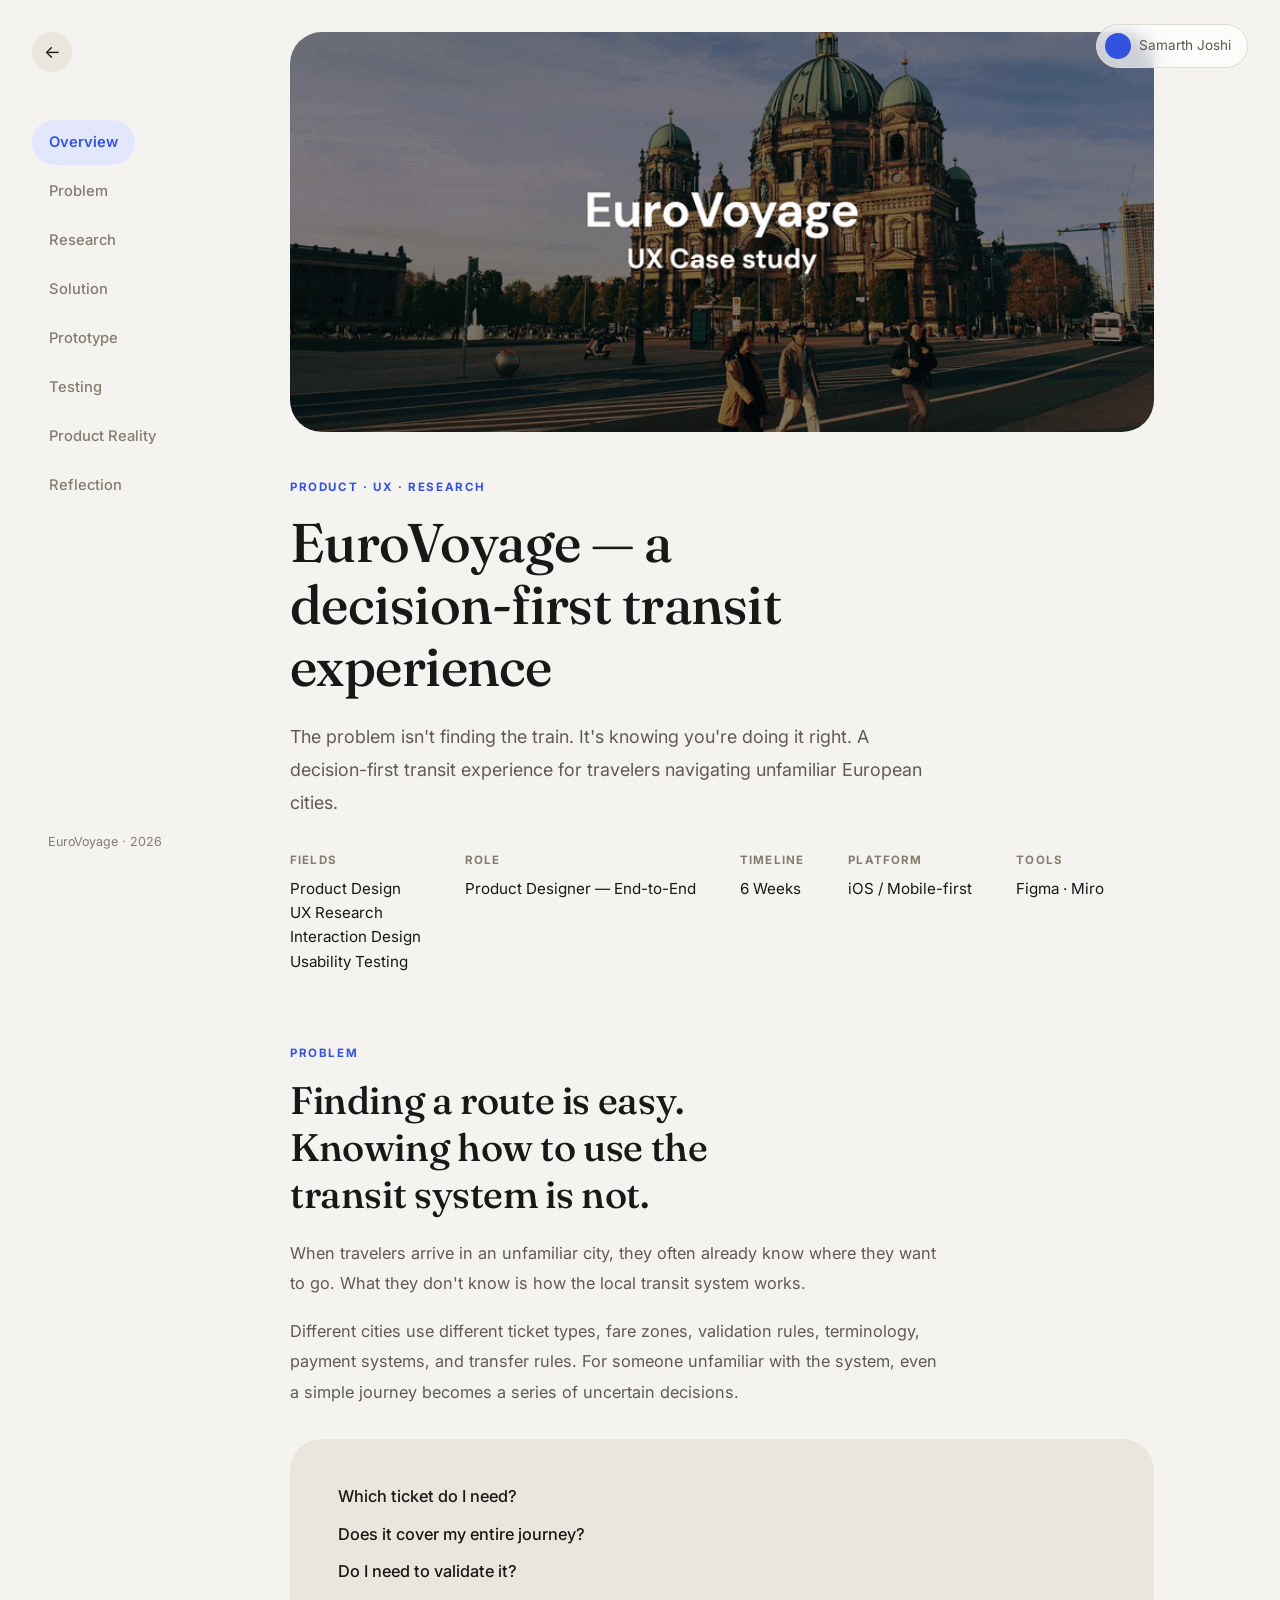
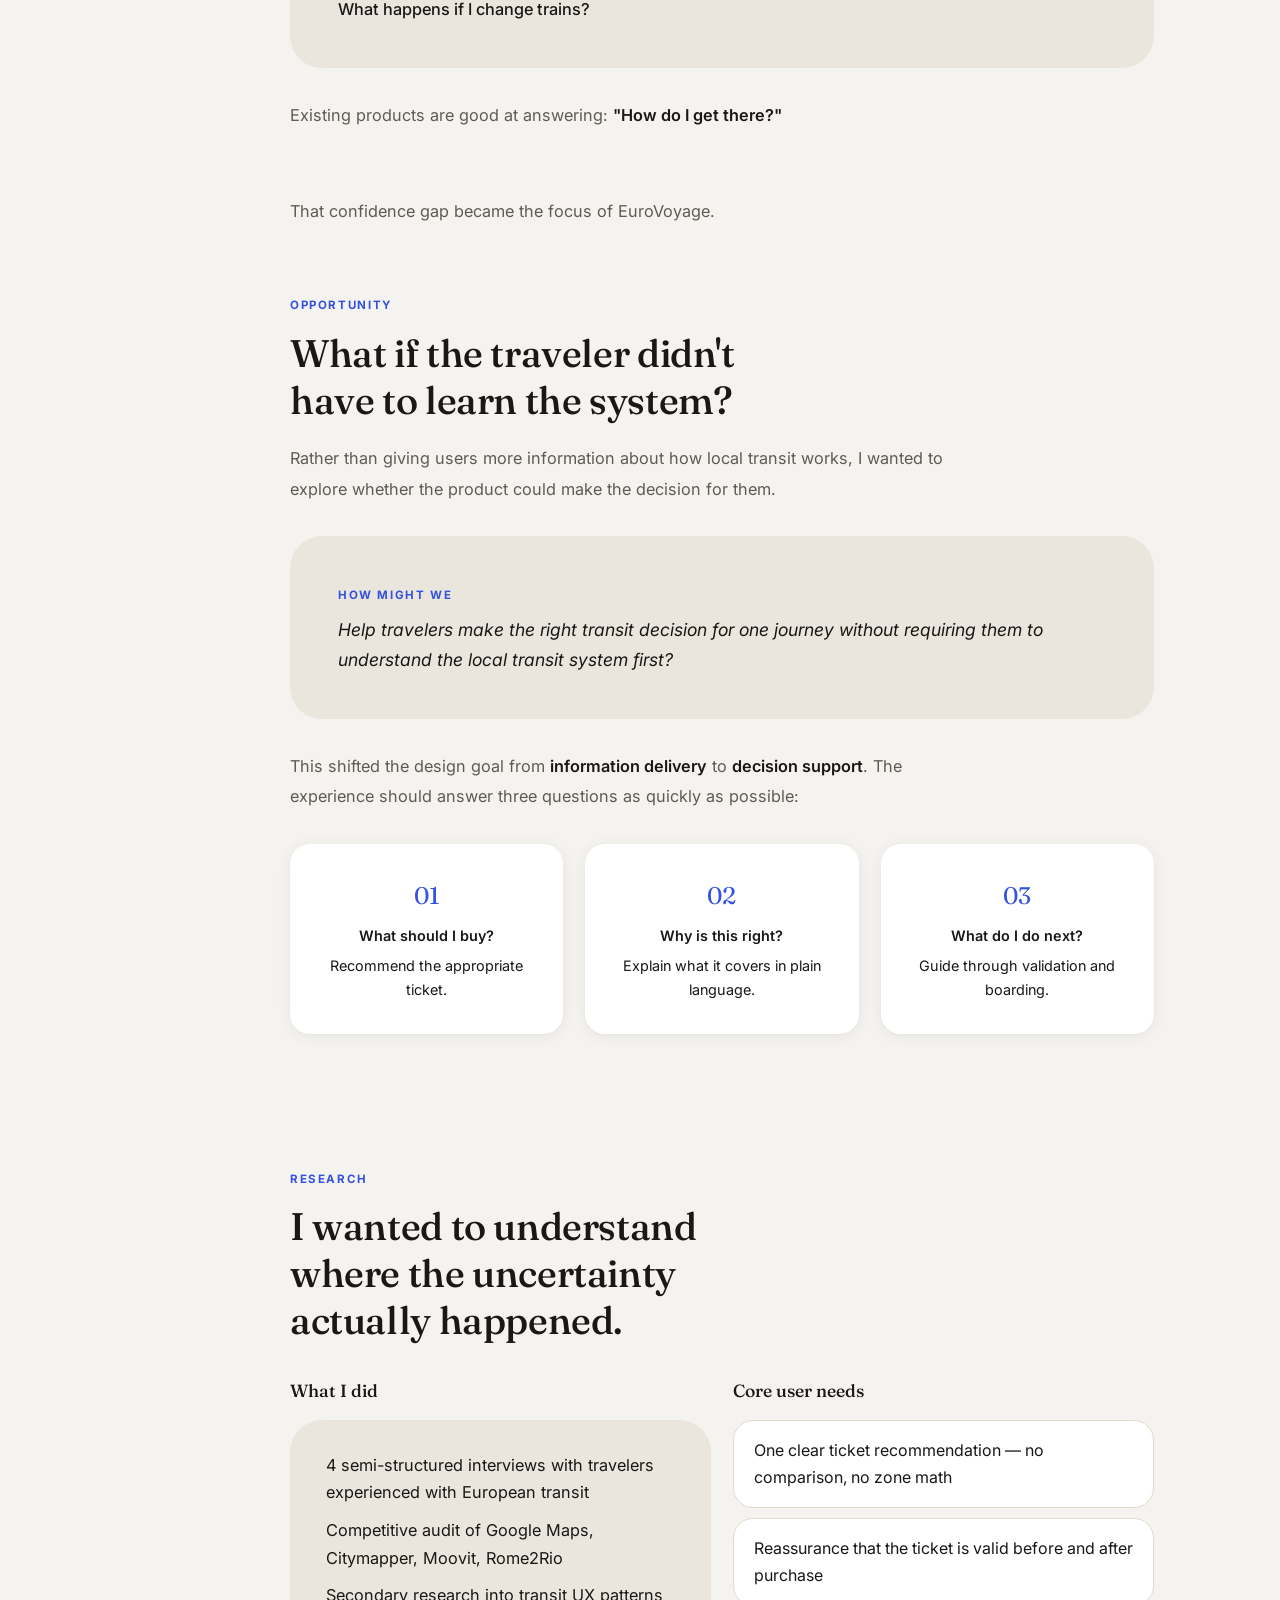
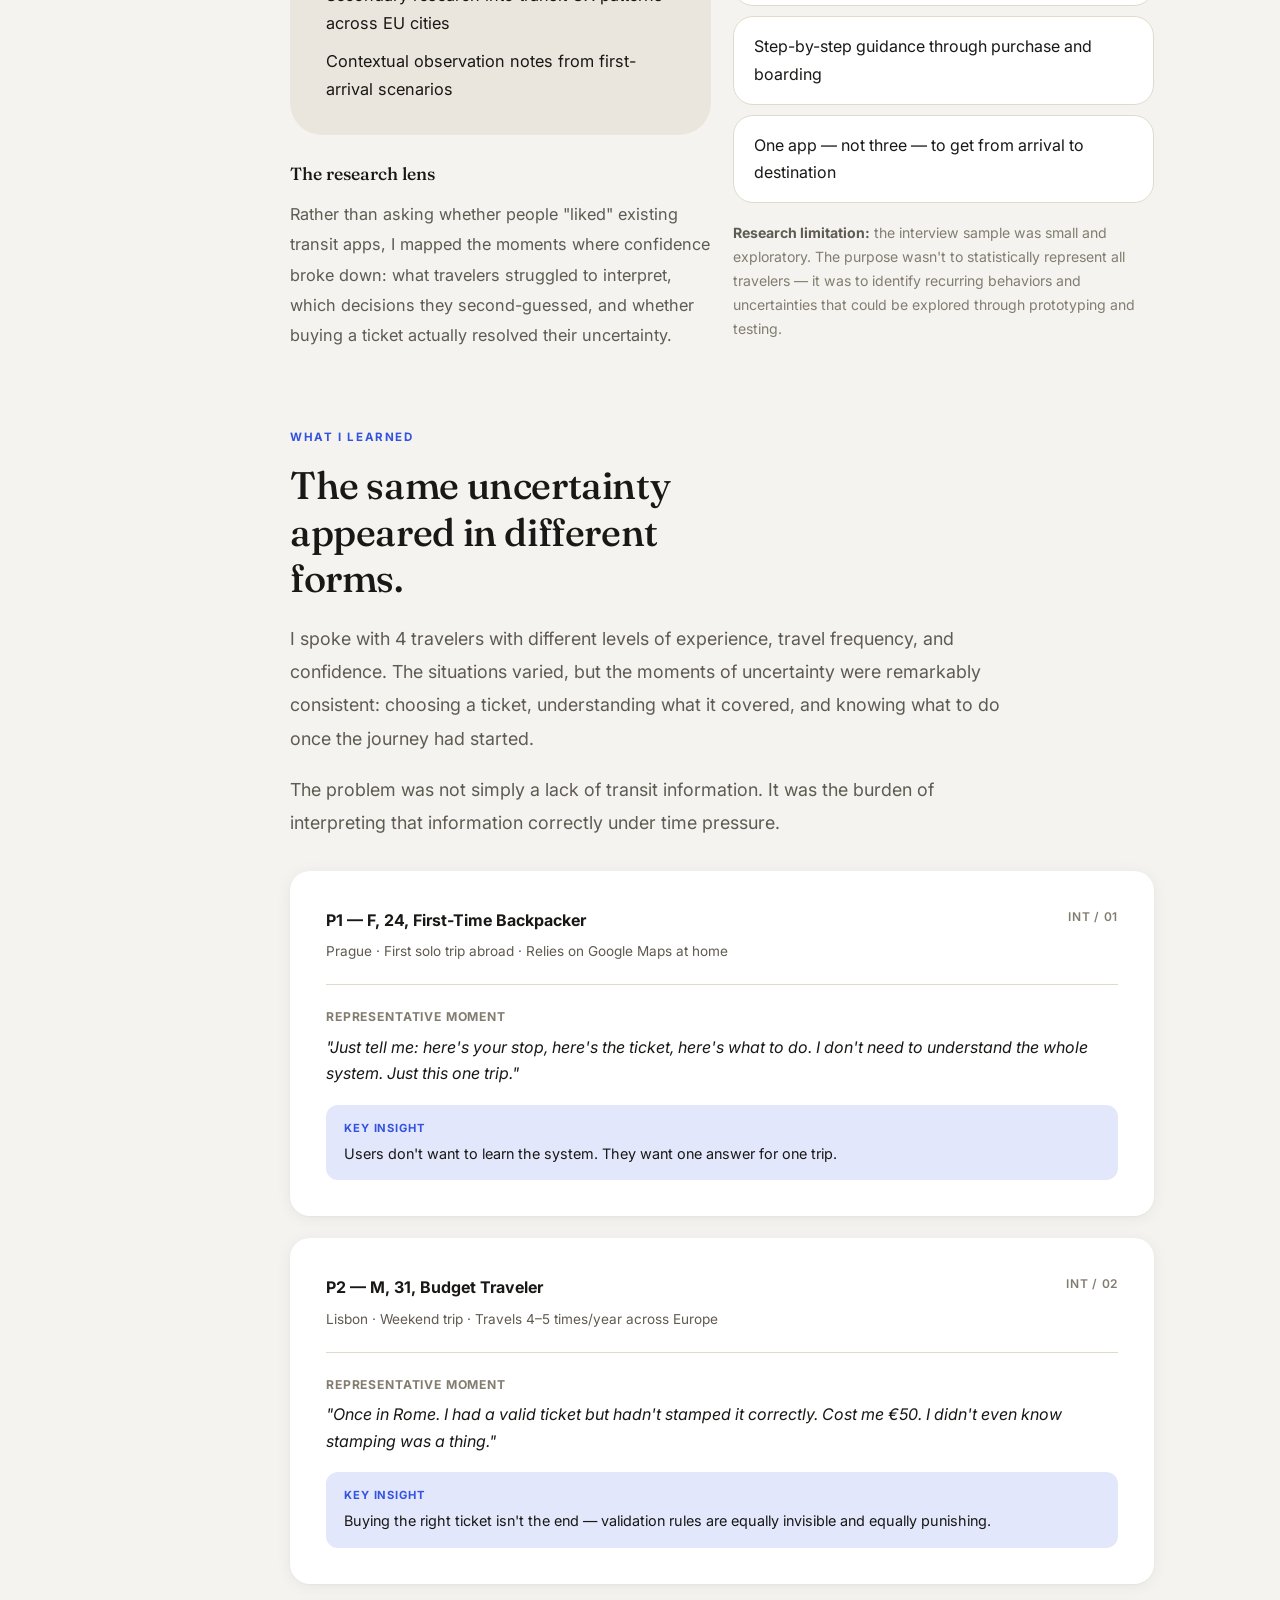
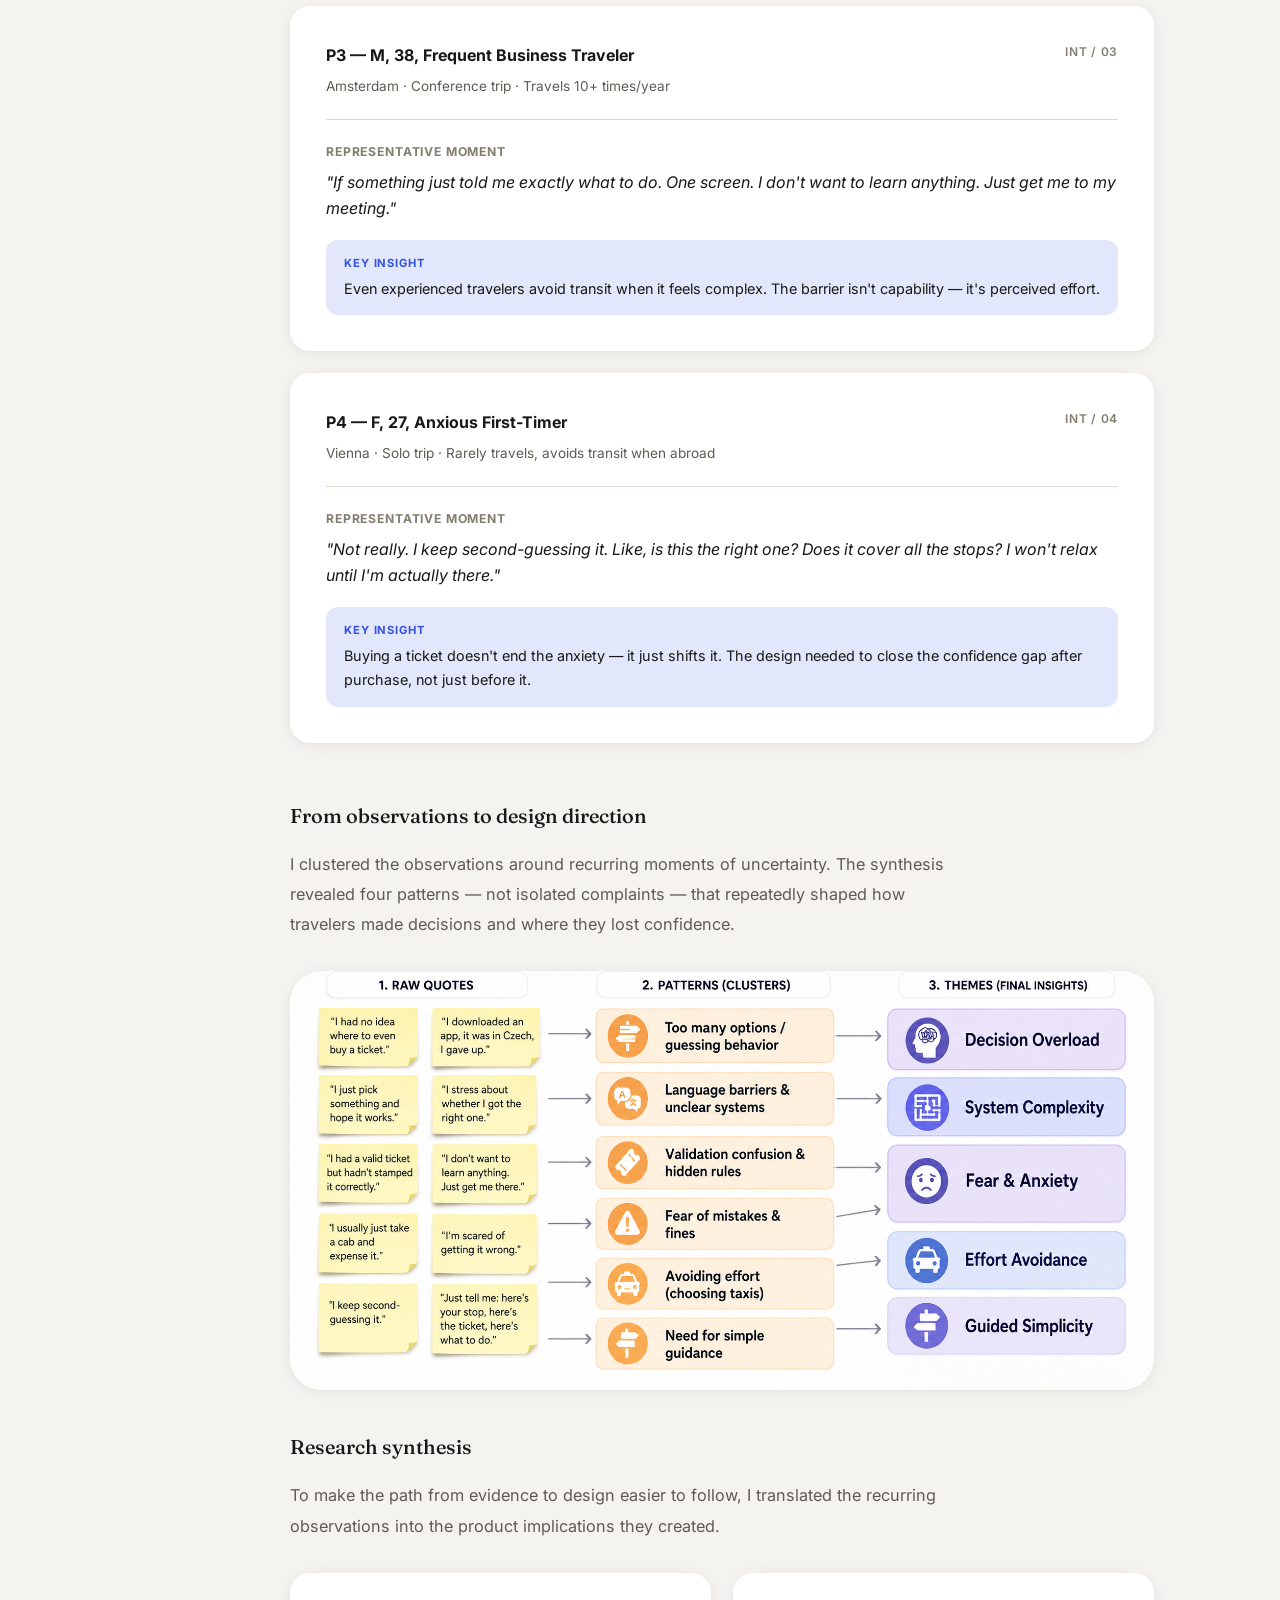
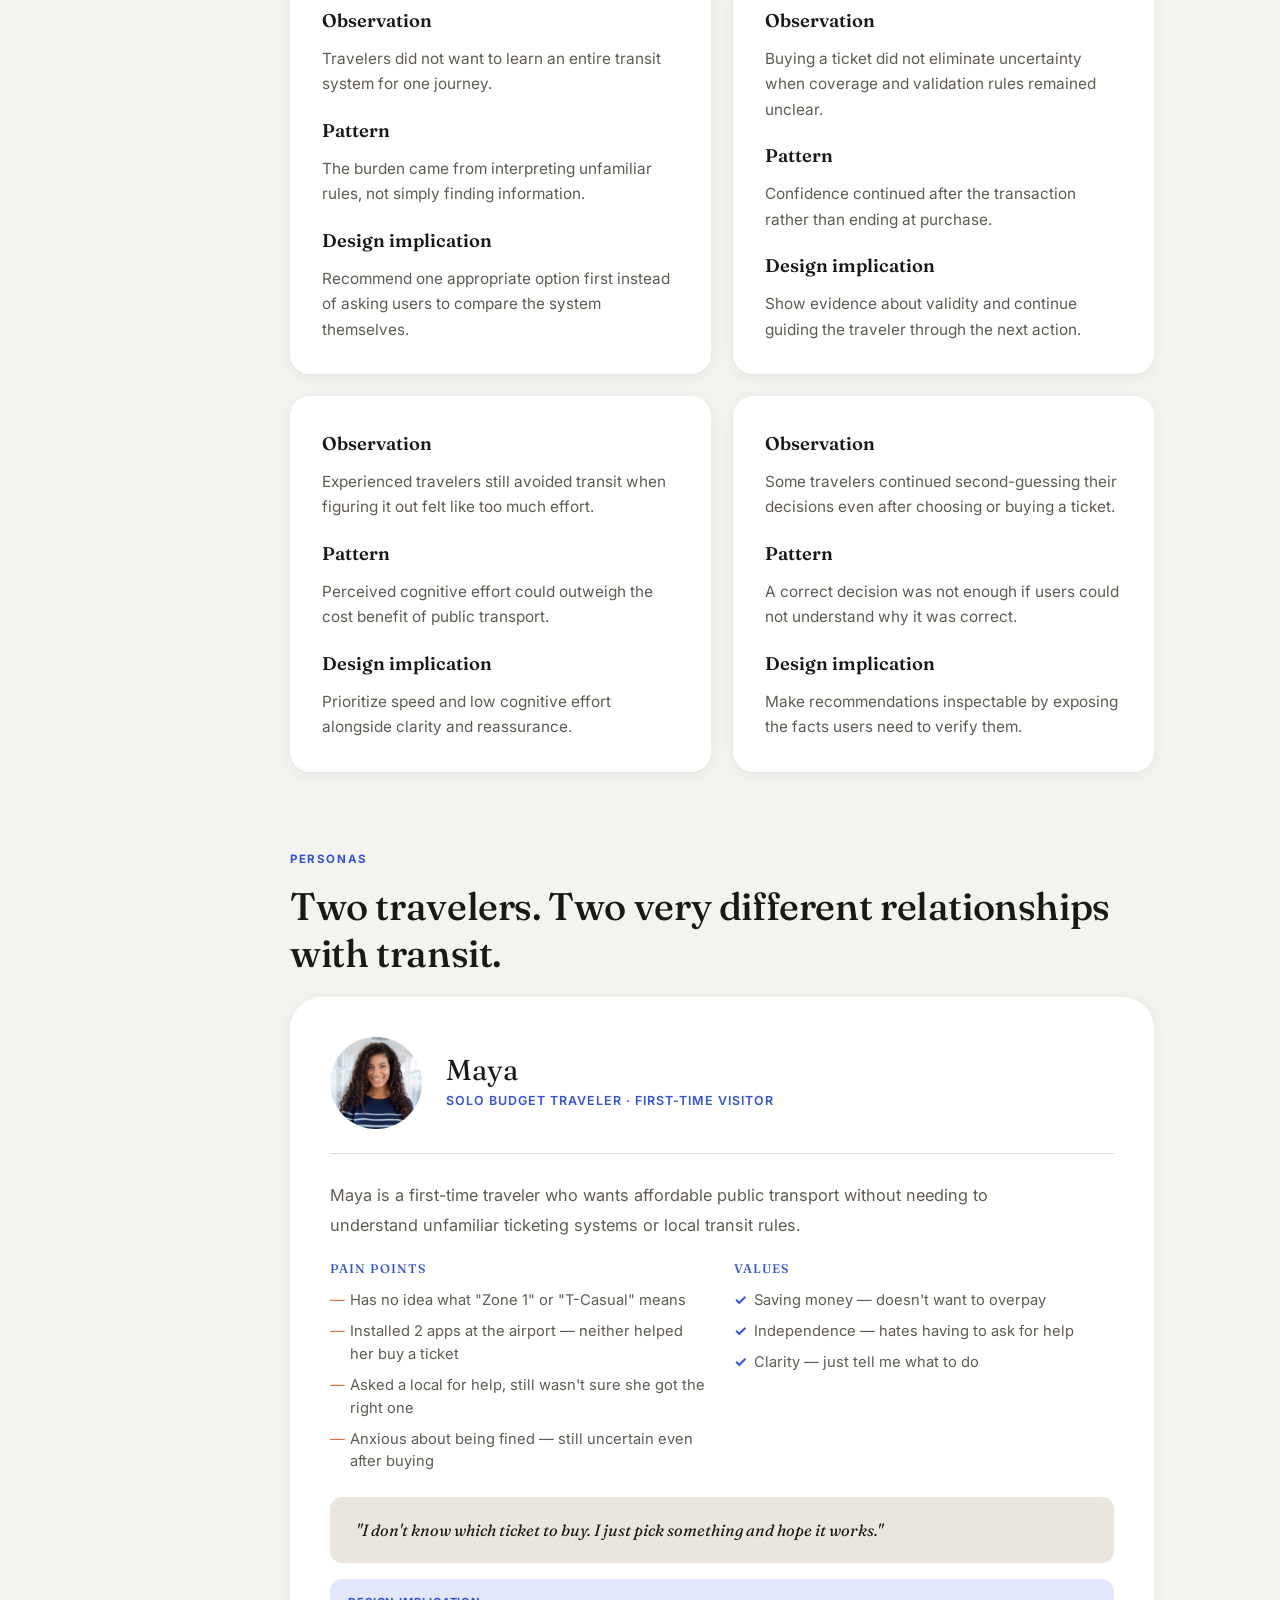
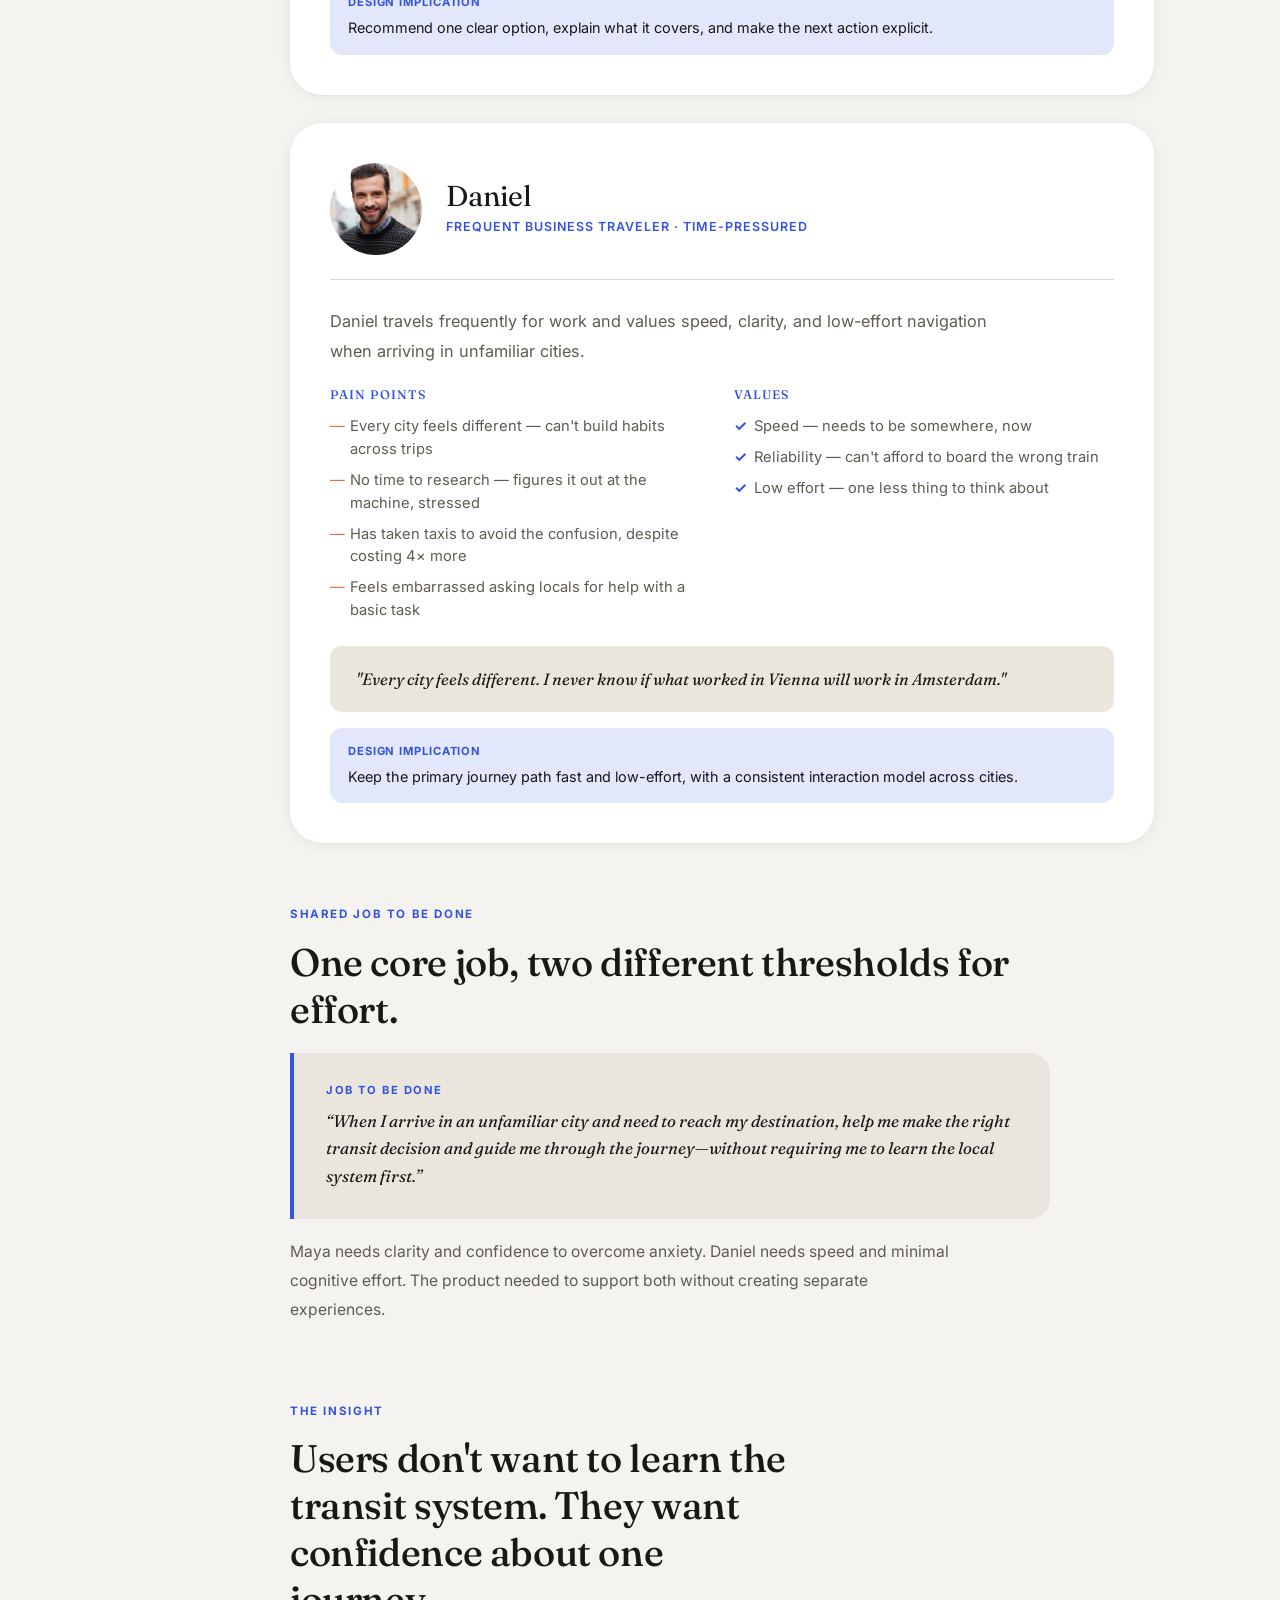
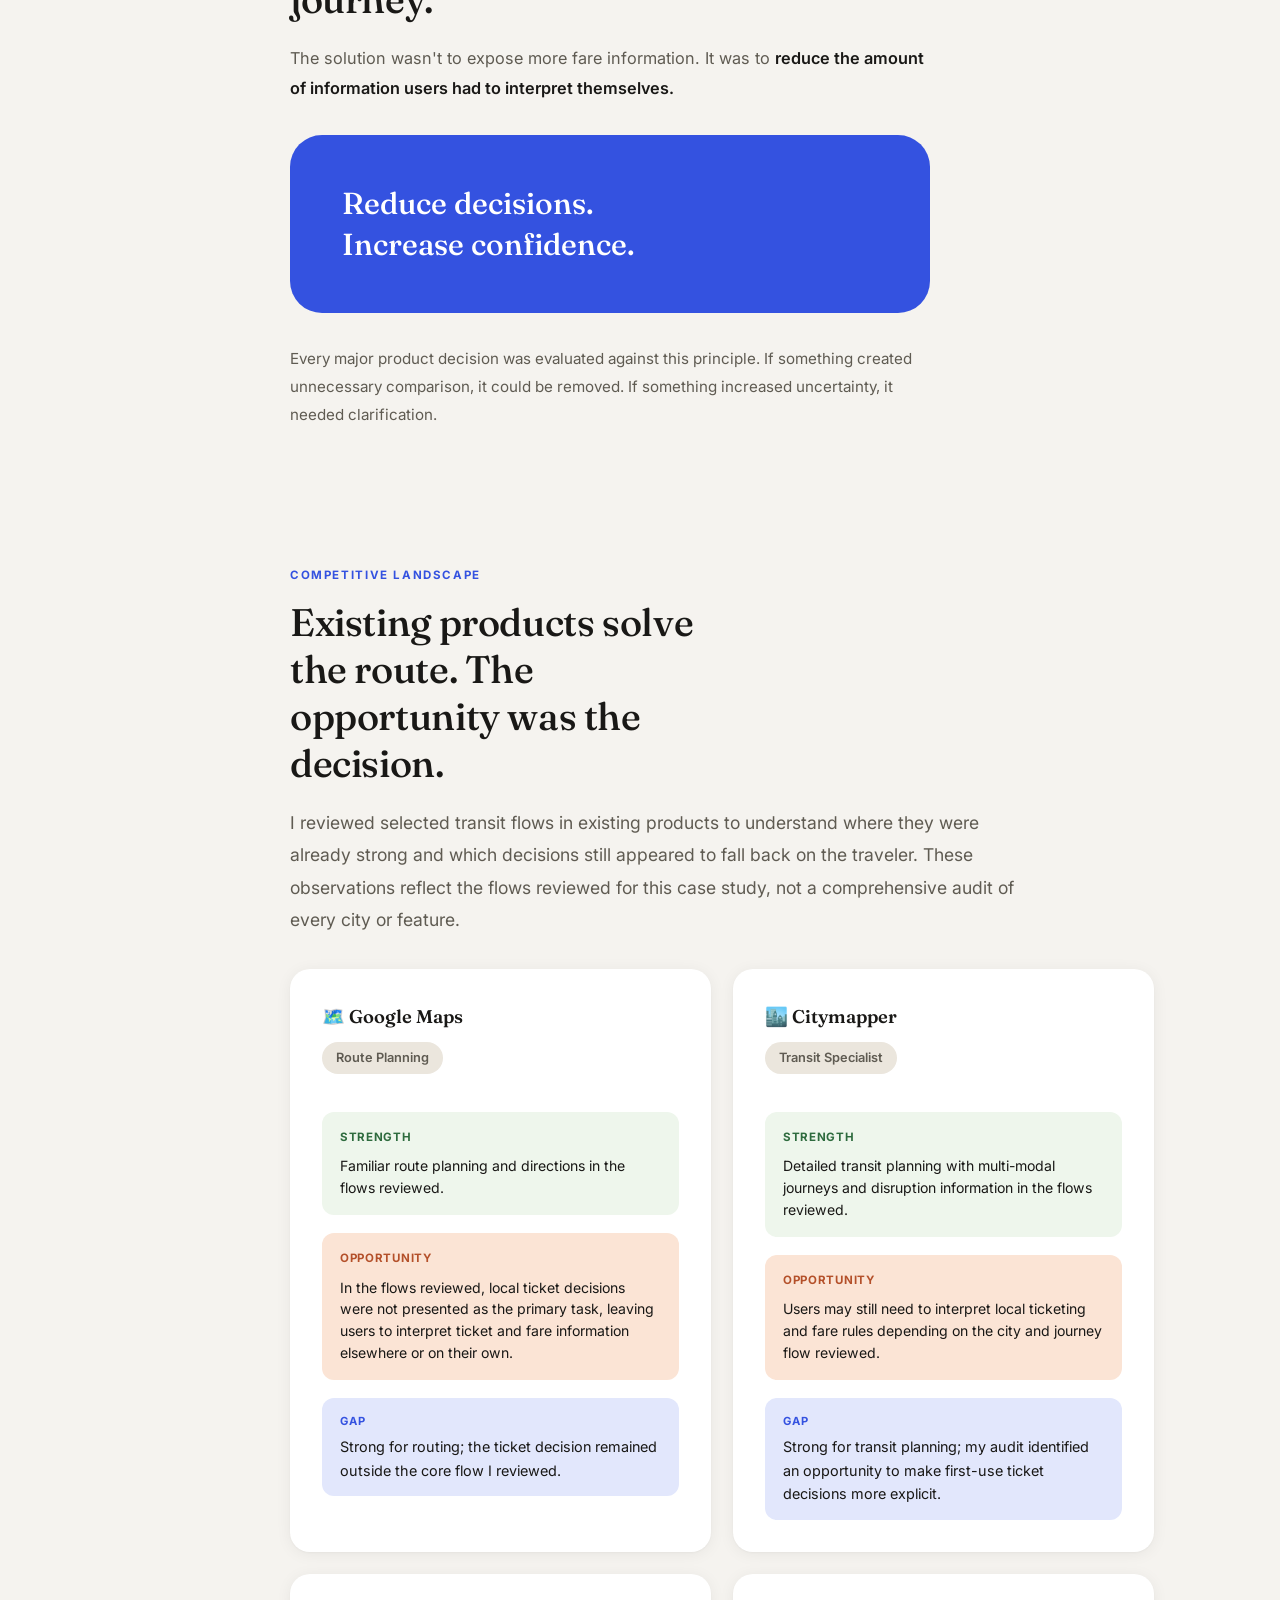
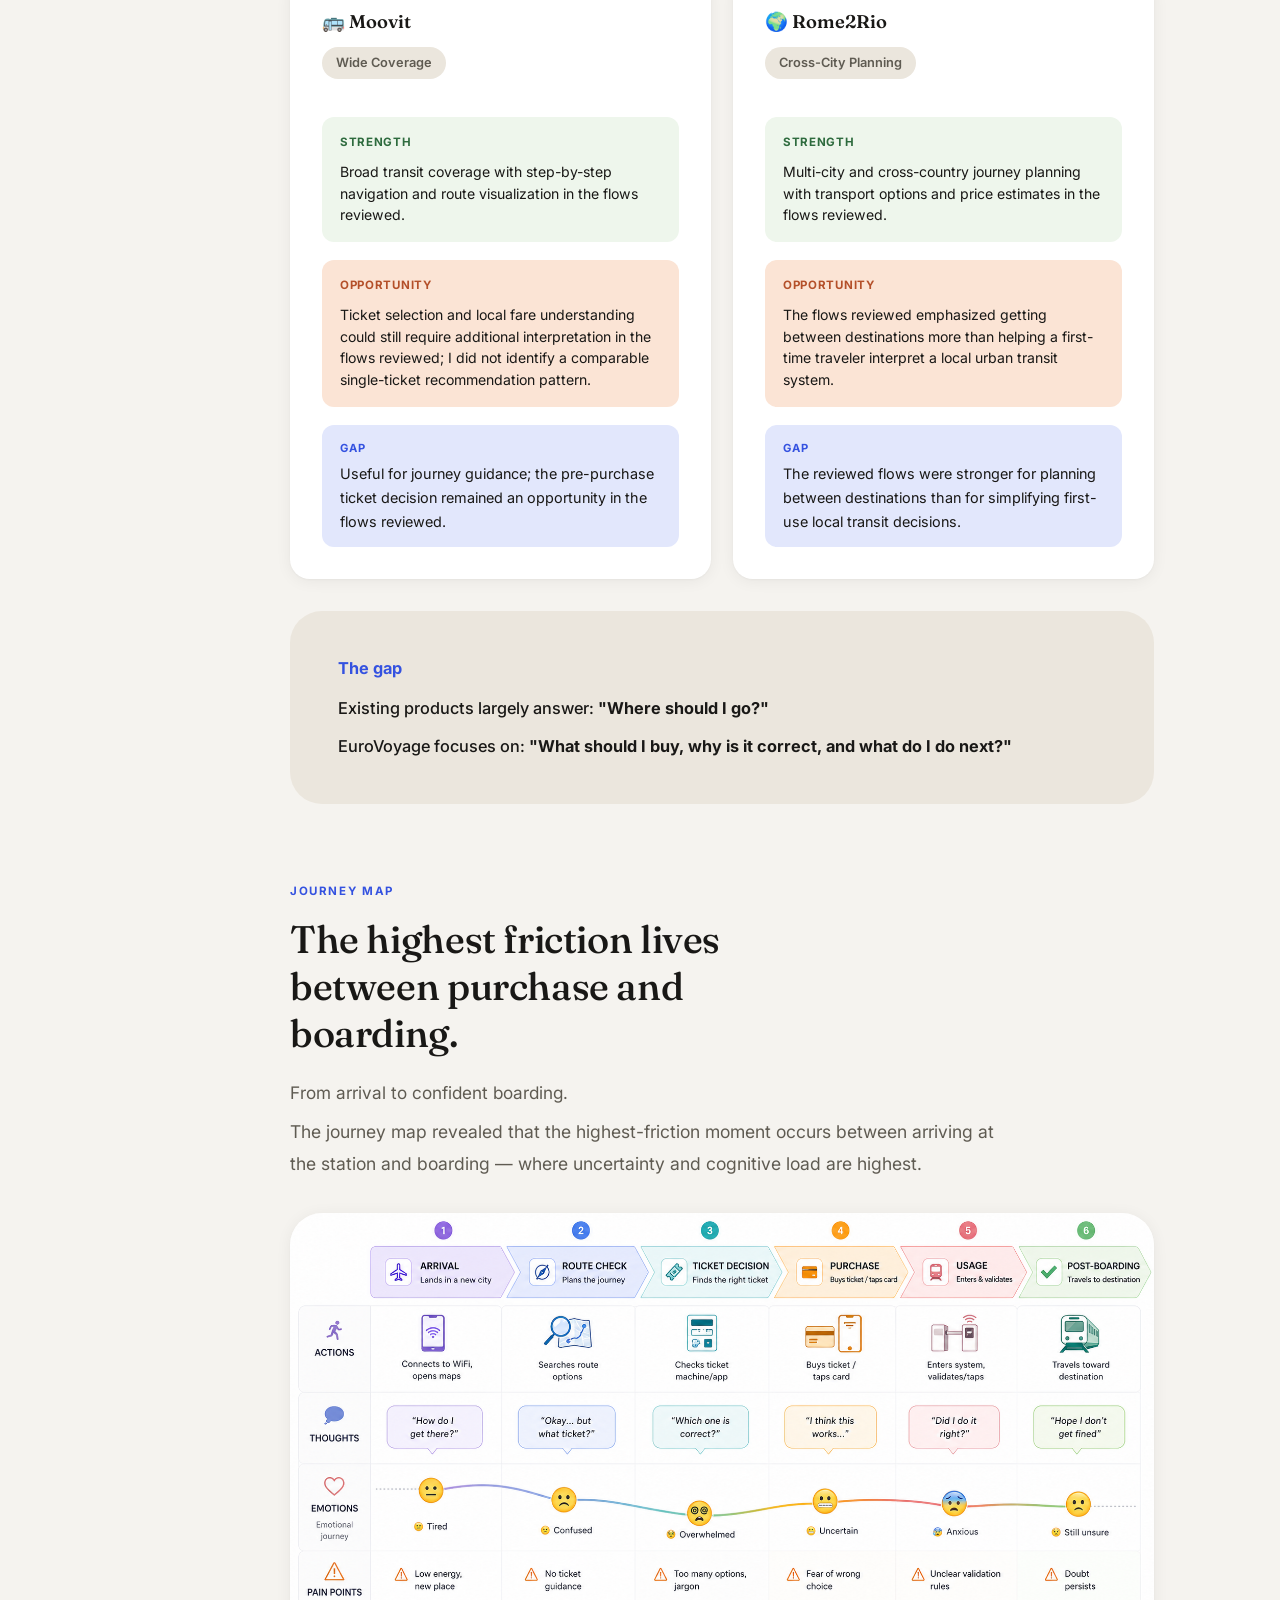
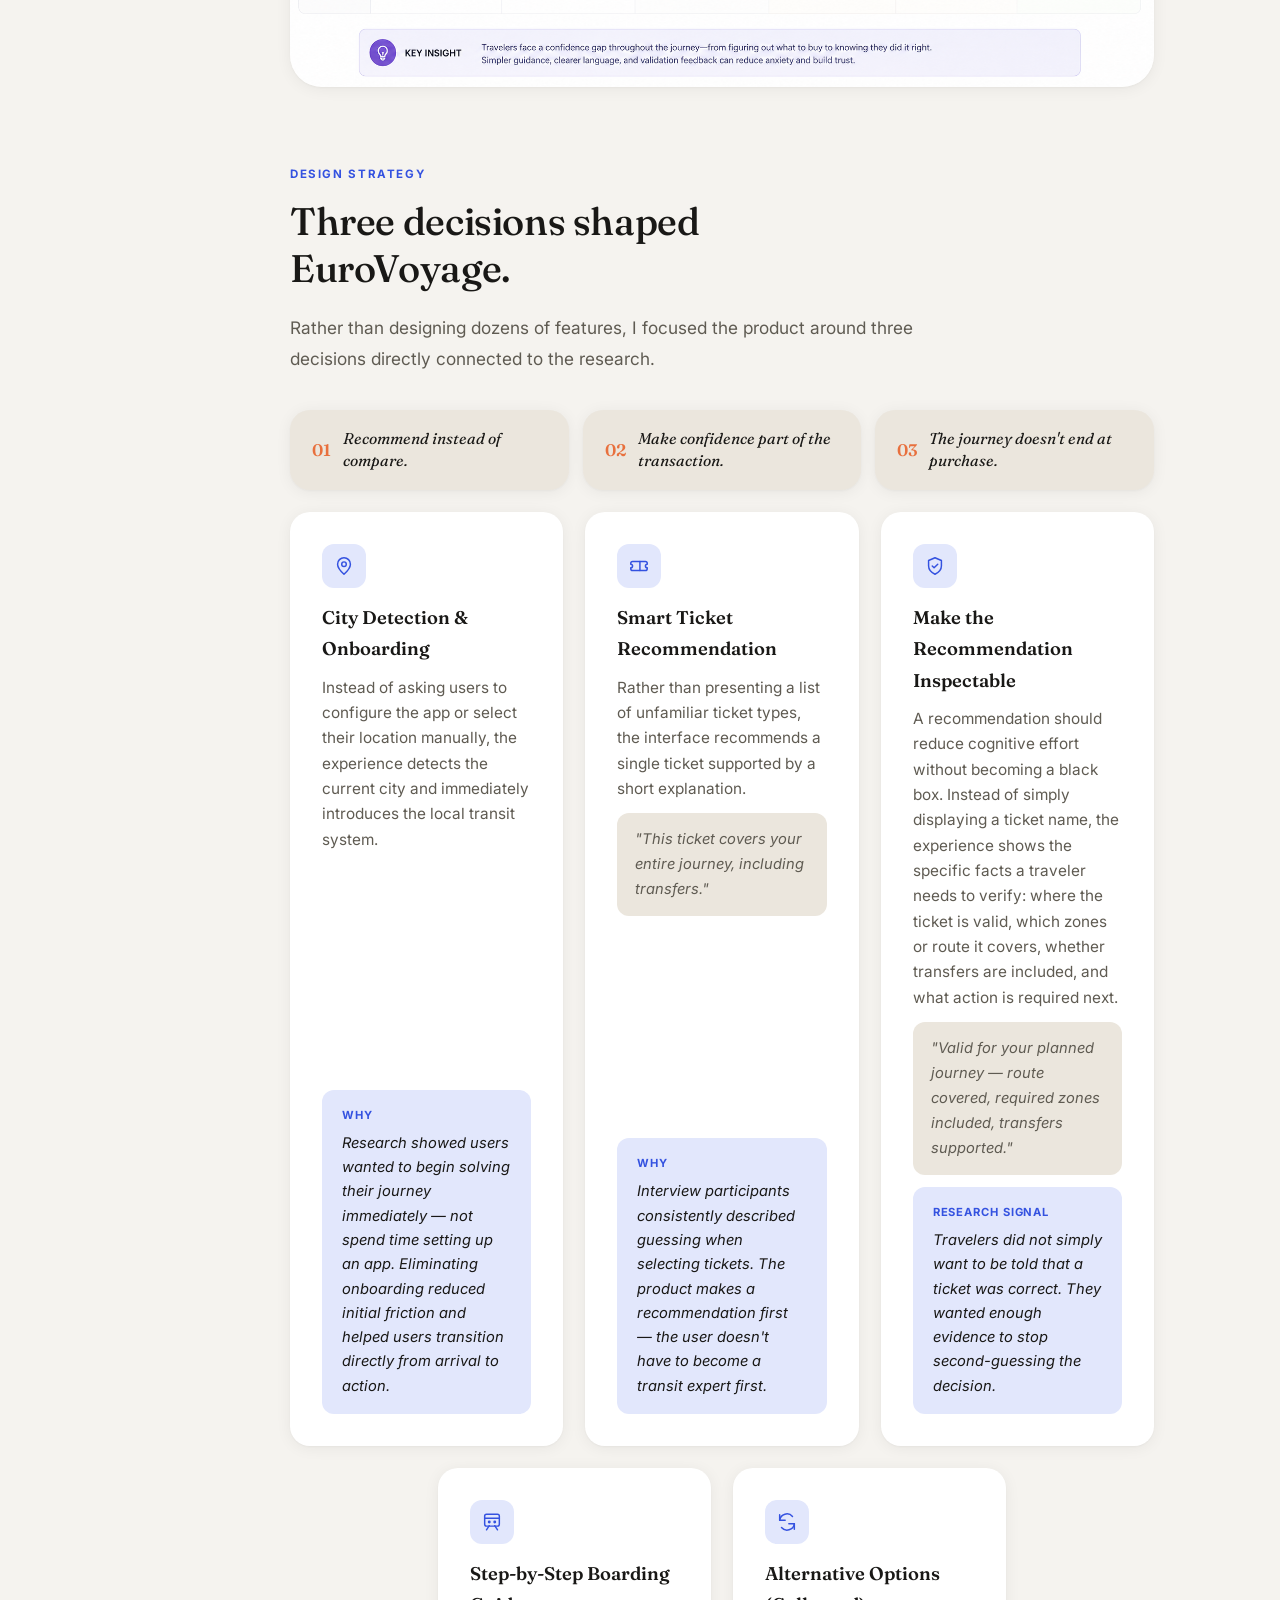
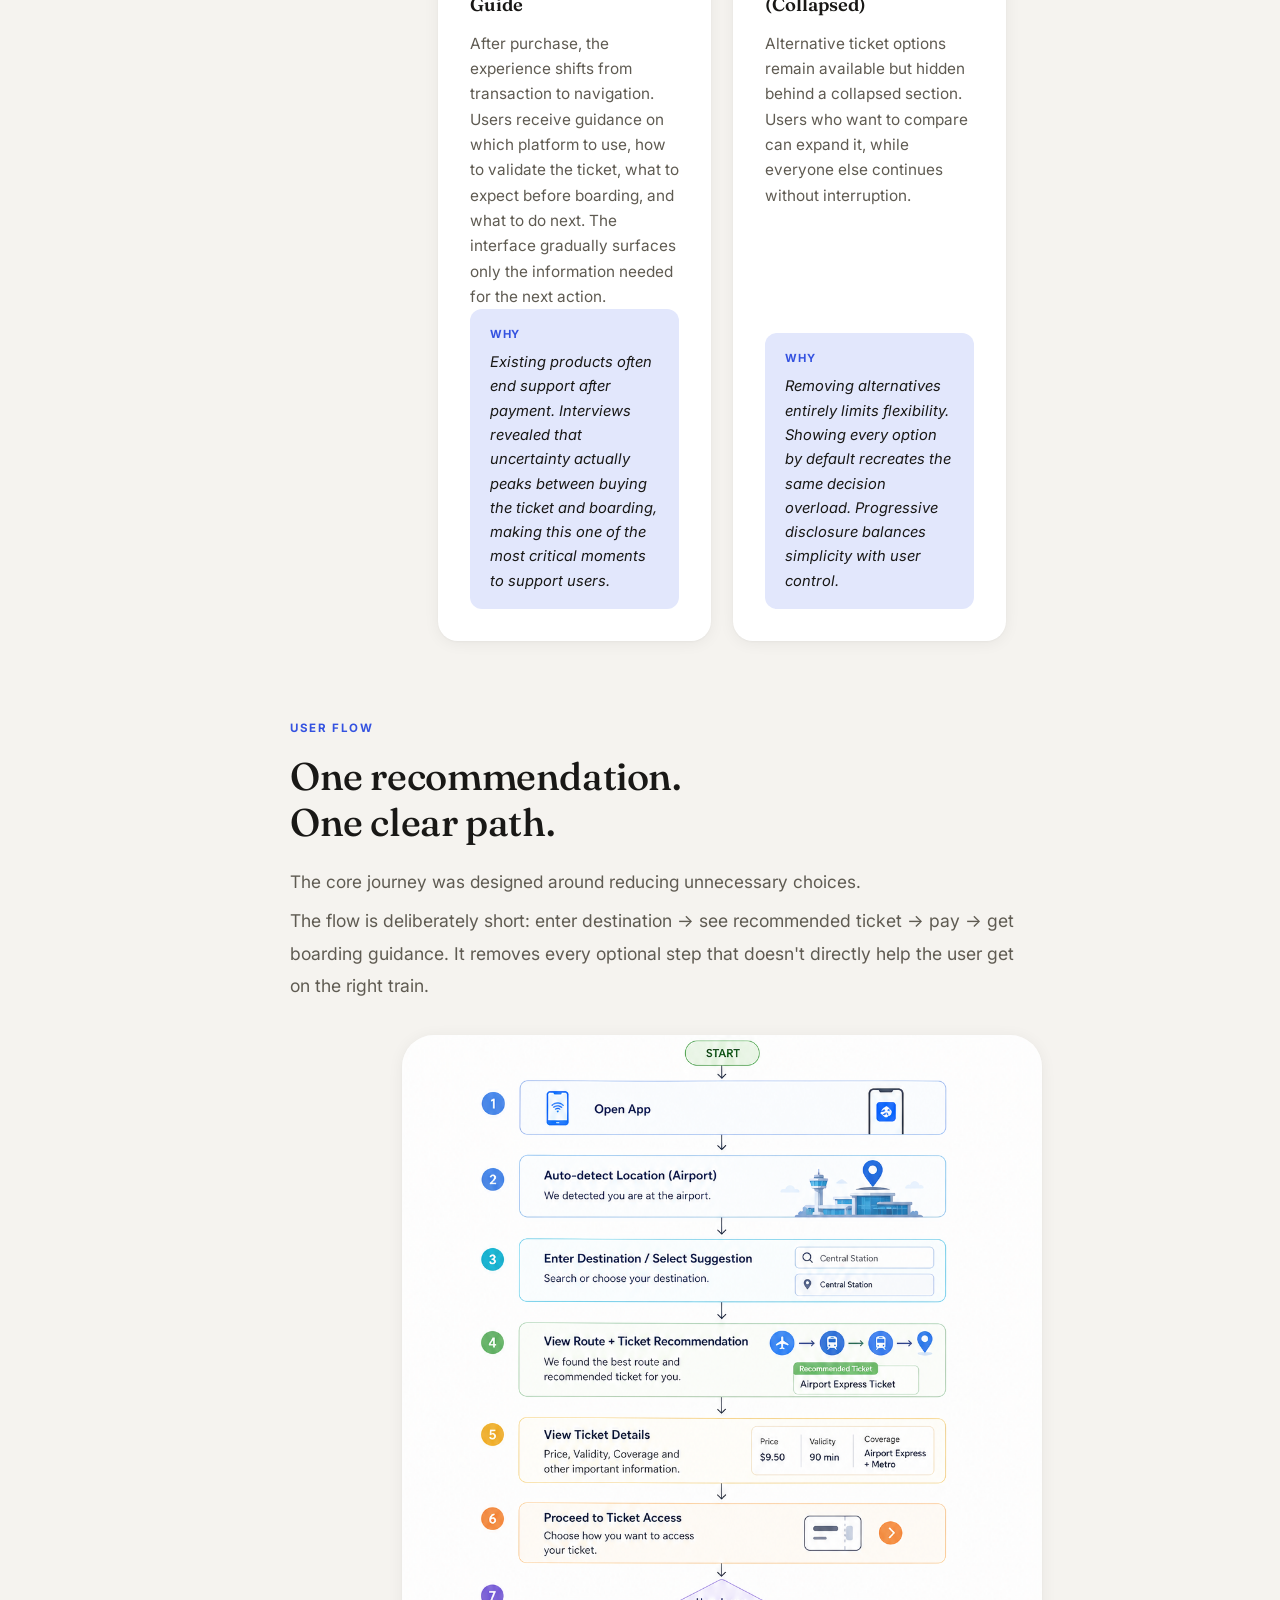
<file: eurovoyage-niva-style-final-refined.html>
<!DOCTYPE html>
<html lang="en">
<head>
<meta charset="UTF-8">
<meta name="viewport" content="width=device-width, initial-scale=1.0">
<title>EuroVoyage — UX Case Study</title>
<link rel="stylesheet" href="niva-style.css">
<link rel="preconnect" href="https://fonts.googleapis.com">
<link href="https://fonts.googleapis.com/css2?family=Fraunces:ital,opsz,wght@0,9..144,400;0,9..144,500;0,9..144,600;0,9..144,700;1,9..144,500;1,9..144,600&family=Inter:wght@400;500;600;700&display=swap" rel="stylesheet">
<style>
    /* ============================================================
       EuroVoyage — Design System (Typography + Color Palette)
       ============================================================ */
    .type-grid { display: grid; grid-template-columns: repeat(auto-fit, minmax(220px, 1fr)); gap: 18px; margin: 22px 0; }
    .type-sample { background: var(--white); border-radius: var(--radius-sm); padding: 26px 24px; box-shadow: var(--shadow-card); display: flex; flex-direction: column; gap: 8px; }
    .type-label { font-size: 0.72rem; font-weight: 700; text-transform: uppercase; letter-spacing: 0.08em; color: var(--blue); }
    .type-display { font-family: Arial, Helvetica, sans-serif; font-weight: 700; font-size: clamp(1.8rem, 3vw, 2.4rem); color: var(--ink); line-height: 1.1; }
    .type-body { font-family: Arial, Helvetica, sans-serif; font-weight: 400; font-size: clamp(1.5rem, 2.6vw, 2rem); color: var(--ink); line-height: 1.1; }
    .type-meta { font-size: 0.82rem; color: var(--ink-soft); margin: 0; line-height: 1.5; }
    .type-meta strong { color: var(--ink); font-weight: 600; }

    .color-grid { display: grid; grid-template-columns: repeat(auto-fit, minmax(140px, 1fr)); gap: 16px; margin: 22px 0; }
    .color-swatch { background: var(--white); border-radius: var(--radius-sm); padding: 14px; box-shadow: var(--shadow-card); text-align: center; }
    .color-swatch .swatch { height: 56px; border-radius: var(--radius-sm); margin-bottom: 10px; }
    .color-swatch span { font-size: 0.85rem; font-weight: 600; color: var(--ink); display: block; margin-bottom: 2px; }
    .color-swatch code { font-size: 0.75rem; color: var(--ink-faint); }
</style>
</head>
<body>

<div class="topbar"><span class="topbar-dot"></span> Samarth Joshi</div>

<div class="page">

    <!-- SIDEBAR -->
    <aside class="sidebar">
        <a href="#overview" class="back-btn" aria-label="Back to top">←</a>
        <nav class="side-nav">
            <a href="#overview">Overview</a>
            <a href="#problem">Problem</a>
            <a href="#research">Research</a>
            <a href="#solution">Solution</a>
            <a href="#prototype">Prototype</a>
            <a href="#testing">Testing</a>
            <a href="#impact">Product Reality</a>
            <a href="#reflection">Reflection</a>
        </nav>
        <div class="sidebar-foot">EuroVoyage · 2026</div>
    </aside>

    <!-- MAIN -->
    <main class="main">

        <!-- ================= OVERVIEW / HERO ================= -->
        <section id="overview" class="block hero-block">
            <div class="hero-visual reveal"></div>
            <span class="eyebrow hero-eyebrow reveal">Product · UX · Research</span>
            <h1 class="headline hero-headline reveal">EuroVoyage — a decision-first transit experience</h1>
            <p class="hero-lede reveal">The problem isn't finding the train. It's knowing you're doing it right. A decision-first transit experience for travelers navigating unfamiliar European cities.</p>
            <div class="meta-row reveal">
                <div class="meta-col"><div class="meta-label">Fields</div><div class="meta-value">Product Design<br>UX Research<br>Interaction Design<br>Usability Testing</div></div>
                <div class="meta-col"><div class="meta-label">Role</div><div class="meta-value">Product Designer — End-to-End</div></div>
                <div class="meta-col"><div class="meta-label">Timeline</div><div class="meta-value">6 Weeks</div></div>
                <div class="meta-col"><div class="meta-label">Platform</div><div class="meta-value">iOS / Mobile-first</div></div>
                <div class="meta-col"><div class="meta-label">Tools</div><div class="meta-value">Figma · Miro</div></div>
            </div>
        </section>

        <!-- ================= 01 — PROBLEM ================= -->
        <section id="problem" class="block">
            <span class="eyebrow reveal">Problem</span>
            <h2 class="headline reveal">Finding a route is easy. Knowing how to use the transit system is not.</h2>
            <p class="body-text reveal">When travelers arrive in an unfamiliar city, they often already know where they want to go. What they don't know is how the local transit system works.</p>
            <p class="body-text reveal">Different cities use different ticket types, fare zones, validation rules, terminology, payment systems, and transfer rules. For someone unfamiliar with the system, even a simple journey becomes a series of uncertain decisions.</p>

            <div class="panel reveal">
                <p class="panel-note">Which ticket do I need?</p>
                <p class="panel-note">Does it cover my entire journey?</p>
                <p class="panel-note">Do I need to validate it?</p>
                <p class="panel-note">What happens if I change trains?</p>
            </div>

            <p class="body-text reveal">Existing products are good at answering: <strong>"How do I get there?"</strong></p>
            <p class="body-text reveal">But there is another question underneath: <strong>"Am I doing this correctly?"</strong></p>
            <p class="body-text reveal">That confidence gap became the focus of EuroVoyage.</p>

            <!-- 02 — Opportunity -->
            <div style="margin-top:64px;">
                <span class="eyebrow reveal">Opportunity</span>
                <h2 class="headline reveal">What if the traveler didn't have to learn the system?</h2>
                <p class="body-text reveal">Rather than giving users more information about how local transit works, I wanted to explore whether the product could make the decision for them.</p>

                <div class="panel reveal">
                    <span class="eyebrow" style="margin-bottom:10px;">How might we</span>
                    <p class="panel-note" style="font-style:italic;font-weight:400;font-size:1.1rem;">Help travelers make the right transit decision for one journey without requiring them to understand the local transit system first?</p>
                </div>

                <p class="body-text reveal">This shifted the design goal from <strong>information delivery</strong> to <strong>decision support</strong>. The experience should answer three questions as quickly as possible:</p>

                <div class="card-grid card-grid--3 reveal">
                    <div class="card mini-stat"><div class="mini-num">01</div><p>What should I buy?</p><p style="font-weight:400;margin-top:6px;">Recommend the appropriate ticket.</p></div>
                    <div class="card mini-stat"><div class="mini-num">02</div><p>Why is this right?</p><p style="font-weight:400;margin-top:6px;">Explain what it covers in plain language.</p></div>
                    <div class="card mini-stat"><div class="mini-num">03</div><p>What do I do next?</p><p style="font-weight:400;margin-top:6px;">Guide through validation and boarding.</p></div>
                </div>
            </div>
        </section>

        <!-- ================= RESEARCH ================= -->
        <section id="research" class="block">
            <span class="eyebrow reveal">Research</span>
            <h2 class="headline reveal">I wanted to understand where the uncertainty actually happened.</h2>

         
            <div class="card-grid card-grid--2 reveal" style="align-items:start;">
                <div>
                    <h3 style="font-size:1.1rem;margin-bottom:14px;">What I did</h3>
                    <div class="panel panel--tight" style="margin:0;">
                        <p class="panel-note" style="font-weight:400;">4 semi-structured interviews with travelers experienced with European transit</p>
                        <p class="panel-note" style="font-weight:400;">Competitive audit of Google Maps, Citymapper, Moovit, Rome2Rio</p>
                        <p class="panel-note" style="font-weight:400;">Secondary research into transit UX patterns across EU cities</p>
                        <p class="panel-note" style="font-weight:400;">Contextual observation notes from first-arrival scenarios</p>
                    </div>
                    <h3 style="font-size:1.1rem;margin:24px 0 10px;">The research lens</h3>
                    <p class="body-text">Rather than asking whether people "liked" existing transit apps, I mapped the moments where confidence broke down: what travelers struggled to interpret, which decisions they second-guessed, and whether buying a ticket actually resolved their uncertainty.</p>
                </div>
                <div>
                    <h3 style="font-size:1.1rem;margin-bottom:14px;">Core user needs</h3>
                    <div style="display:flex;flex-direction:column;gap:10px;">
                        <div class="card" style="padding:16px 20px;box-shadow:none;border:1px solid var(--line);">One clear ticket recommendation — no comparison, no zone math</div>
                        <div class="card" style="padding:16px 20px;box-shadow:none;border:1px solid var(--line);">Reassurance that the ticket is valid before and after purchase</div>
                        <div class="card" style="padding:16px 20px;box-shadow:none;border:1px solid var(--line);">Step-by-step guidance through purchase and boarding</div>
                        <div class="card" style="padding:16px 20px;box-shadow:none;border:1px solid var(--line);">One app — not three — to get from arrival to destination</div>
                    </div>
                    <p style="margin-top:18px;font-size:0.88rem;color:var(--ink-faint);line-height:1.7;"><strong style="color:var(--ink-soft);">Research limitation:</strong> the interview sample was small and exploratory. The purpose wasn't to statistically represent all travelers — it was to identify recurring behaviors and uncertainties that could be explored through prototyping and testing.</p>
                </div>
            </div>

            <!-- 04 What I learned -->
            <div style="margin-top:72px;">
                <span class="eyebrow reveal">What I learned</span>
                <h2 class="headline reveal">The same uncertainty appeared in different forms.</h2>
                <p class="body-text reveal" style="font-size:1.12rem;">I spoke with 4 travelers with different levels of experience, travel frequency, and confidence. The situations varied, but the moments of uncertainty were remarkably consistent: choosing a ticket, understanding what it covered, and knowing what to do once the journey had started.</p>
                <p class="body-text reveal" style="font-size:1.12rem;">The problem was not simply a lack of transit information. It was the burden of interpreting that information correctly under time pressure.</p>

                <div class="reveal" style="margin-top:32px;">
                    <div class="interview">
                        <div class="interview-head">
                            <div><strong>P1 — F, 24, First-Time Backpacker</strong><span>Prague · First solo trip abroad · Relies on Google Maps at home</span></div>
                            <div class="interview-tag">INT / 01</div>
                        </div>
                        <div class="qa"><div class="qa-q">Representative moment</div><div class="qa-a">"Just tell me: here's your stop, here's the ticket, here's what to do. I don't need to understand the whole system. Just this one trip."</div></div>
                        <div class="insight-strip"><div class="insight-label">Key Insight</div><p>Users don't want to learn the system. They want one answer for one trip.</p></div>
                    </div>

                    <div class="interview">
                        <div class="interview-head">
                            <div><strong>P2 — M, 31, Budget Traveler</strong><span>Lisbon · Weekend trip · Travels 4–5 times/year across Europe</span></div>
                            <div class="interview-tag">INT / 02</div>
                        </div>
                        <div class="qa"><div class="qa-q">Representative moment</div><div class="qa-a">"Once in Rome. I had a valid ticket but hadn't stamped it correctly. Cost me €50. I didn't even know stamping was a thing."</div></div>
                        <div class="insight-strip"><div class="insight-label">Key Insight</div><p>Buying the right ticket isn't the end — validation rules are equally invisible and equally punishing.</p></div>
                    </div>

                    <div class="interview">
                        <div class="interview-head">
                            <div><strong>P3 — M, 38, Frequent Business Traveler</strong><span>Amsterdam · Conference trip · Travels 10+ times/year</span></div>
                            <div class="interview-tag">INT / 03</div>
                        </div>
                        <div class="qa"><div class="qa-q">Representative moment</div><div class="qa-a">"If something just told me exactly what to do. One screen. I don't want to learn anything. Just get me to my meeting."</div></div>
                        <div class="insight-strip"><div class="insight-label">Key Insight</div><p>Even experienced travelers avoid transit when it feels complex. The barrier isn't capability — it's perceived effort.</p></div>
                    </div>

                    <div class="interview">
                        <div class="interview-head">
                            <div><strong>P4 — F, 27, Anxious First-Timer</strong><span>Vienna · Solo trip · Rarely travels, avoids transit when abroad</span></div>
                            <div class="interview-tag">INT / 04</div>
                        </div>
                        <div class="qa"><div class="qa-q">Representative moment</div><div class="qa-a">"Not really. I keep second-guessing it. Like, is this the right one? Does it cover all the stops? I won't relax until I'm actually there."</div></div>
                        <div class="insight-strip"><div class="insight-label">Key Insight</div><p>Buying a ticket doesn't end the anxiety — it just shifts it. The design needed to close the confidence gap after purchase, not just before it.</p></div>
                    </div>
                </div>

                <div class="reveal" style="margin-top:56px;">
                    <h3 style="font-size:1.25rem;margin-bottom:16px;">From observations to design direction</h3>
                    <p class="body-text">I clustered the observations around recurring moments of uncertainty. The synthesis revealed four patterns — not isolated complaints — that repeatedly shaped how travelers made decisions and where they lost confidence.</p>
                    <img class="section-image" src="EuroVoyage/Thematic Analysis.png" alt="Thematic Analysis — Research Clusters from User Interviews">
                </div>

                <div class="reveal" style="margin-top:40px;">
                    <h3 style="font-size:1.25rem;margin-bottom:16px;">Research synthesis</h3>
                    <p class="body-text" style="margin-bottom:24px;">To make the path from evidence to design easier to follow, I translated the recurring observations into the product implications they created.</p>
                    <div class="card-grid card-grid--2">
                        <div class="card"><h4>Observation</h4><p>Travelers did not want to learn an entire transit system for one journey.</p><h4 style="margin-top:18px;">Pattern</h4><p>The burden came from interpreting unfamiliar rules, not simply finding information.</p><h4 style="margin-top:18px;">Design implication</h4><p>Recommend one appropriate option first instead of asking users to compare the system themselves.</p></div>
                        <div class="card"><h4>Observation</h4><p>Buying a ticket did not eliminate uncertainty when coverage and validation rules remained unclear.</p><h4 style="margin-top:18px;">Pattern</h4><p>Confidence continued after the transaction rather than ending at purchase.</p><h4 style="margin-top:18px;">Design implication</h4><p>Show evidence about validity and continue guiding the traveler through the next action.</p></div>
                        <div class="card"><h4>Observation</h4><p>Experienced travelers still avoided transit when figuring it out felt like too much effort.</p><h4 style="margin-top:18px;">Pattern</h4><p>Perceived cognitive effort could outweigh the cost benefit of public transport.</p><h4 style="margin-top:18px;">Design implication</h4><p>Prioritize speed and low cognitive effort alongside clarity and reassurance.</p></div>
                        <div class="card"><h4>Observation</h4><p>Some travelers continued second-guessing their decisions even after choosing or buying a ticket.</p><h4 style="margin-top:18px;">Pattern</h4><p>A correct decision was not enough if users could not understand why it was correct.</p><h4 style="margin-top:18px;">Design implication</h4><p>Make recommendations inspectable by exposing the facts users need to verify them.</p></div>
                    </div>
                </div>
            </div>

            <!-- Personas -->
            <div style="margin-top:72px;">
                <span class="eyebrow reveal">Personas</span>
                <h2 class="headline reveal" style="max-width:none;">Two travelers. Two very different relationships with transit.</h2>

                <div class="persona reveal">
                    <div class="persona-head">
                        <div class="persona-avatar"><img src="Images/portfolio girl.jpg" alt="Maya persona"></div>
                        <div>
                            <div class="persona-name">Maya</div>
                            <div class="persona-sub">Solo Budget Traveler · First-Time Visitor</div>
                        </div>
                    </div>
                    <p class="body-text">Maya is a first-time traveler who wants affordable public transport without needing to understand unfamiliar ticketing systems or local transit rules.</p>
                    <div class="persona-grid">
                        <div class="persona-col pains">
                            <h4>Pain Points</h4>
                            <ul>
                                <li>Has no idea what "Zone 1" or "T-Casual" means</li>
                                <li>Installed 2 apps at the airport — neither helped her buy a ticket</li>
                                <li>Asked a local for help, still wasn't sure she got the right one</li>
                                <li>Anxious about being fined — still uncertain even after buying</li>
                            </ul>
                        </div>
                        <div class="persona-col values">
                            <h4>Values</h4>
                            <ul>
                                <li>Saving money — doesn't want to overpay</li>
                                <li>Independence — hates having to ask for help</li>
                                <li>Clarity — just tell me what to do</li>
                            </ul>
                        </div>
                    </div>
                    <div class="persona-quote">
                        <p>"I don't know which ticket to buy. I just pick something and hope it works."</p>
                    </div>
                    <div class="insight-strip"><div class="insight-label">Design implication</div><p>Recommend one clear option, explain what it covers, and make the next action explicit.</p></div>
                </div>

                <div class="persona reveal">
                    <div class="persona-head">
                        <div class="persona-avatar"><img src="Images/man portfolio.avif" alt="Daniel persona"></div>
                        <div>
                            <div class="persona-name">Daniel</div>
                            <div class="persona-sub">Frequent Business Traveler · Time-Pressured</div>
                        </div>
                    </div>
                    <p class="body-text">Daniel travels frequently for work and values speed, clarity, and low-effort navigation when arriving in unfamiliar cities.</p>
                    <div class="persona-grid">
                        <div class="persona-col pains">
                            <h4>Pain Points</h4>
                            <ul>
                                <li>Every city feels different — can't build habits across trips</li>
                                <li>No time to research — figures it out at the machine, stressed</li>
                                <li>Has taken taxis to avoid the confusion, despite costing 4× more</li>
                                <li>Feels embarrassed asking locals for help with a basic task</li>
                            </ul>
                        </div>
                        <div class="persona-col values">
                            <h4>Values</h4>
                            <ul>
                                <li>Speed — needs to be somewhere, now</li>
                                <li>Reliability — can't afford to board the wrong train</li>
                                <li>Low effort — one less thing to think about</li>
                            </ul>
                        </div>
                    </div>
                    <div class="persona-quote">
                        <p>"Every city feels different. I never know if what worked in Vienna will work in Amsterdam."</p>
                    </div>
                    <div class="insight-strip"><div class="insight-label">Design implication</div><p>Keep the primary journey path fast and low-effort, with a consistent interaction model across cities.</p></div>
                </div>

               
            </div>

            <!-- Jobs To Be Done -->
            <div style="margin-top:56px;max-width:760px;">
                <span class="eyebrow reveal">Shared Job To Be Done</span>
                <h2 class="headline reveal" style="max-width:none;">One core job, two different thresholds for effort.</h2>
                <div class="jtbd reveal">
                    <div class="jtbd-label">Job To Be Done</div>
                    <p>“When I arrive in an unfamiliar city and need to reach my destination, help me make the right transit decision and guide me through the journey—without requiring me to learn the local system first.”</p>
                </div>
                <p class="body-text reveal" style="font-size:0.98rem;">Maya needs clarity and confidence to overcome anxiety. Daniel needs speed and minimal cognitive effort. The product needed to support both without creating separate experiences.</p>
            </div>

            <!-- 05 Insight -->
            <div style="margin-top:72px;max-width:640px;">
                <span class="eyebrow reveal">The Insight</span>
                <h2 class="headline reveal" style="max-width:20ch;">Users don't want to learn the transit system. They want confidence about one journey.</h2>
                <p class="body-text reveal">The solution wasn't to expose more fare information. It was to <strong>reduce the amount of information users had to interpret themselves.</strong></p>

                <div class="panel-statement reveal">
                    <p>Reduce decisions.<br>Increase confidence.</p>
                </div>

                <p class="body-text reveal" style="font-size:0.95rem;">Every major product decision was evaluated against this principle. If something created unnecessary comparison, it could be removed. If something increased uncertainty, it needed clarification.</p>
            </div>
        </section>

        <!-- ================= SOLUTION ================= -->
        <section class="block">
            <span class="eyebrow reveal">Competitive Landscape</span>
            <h2 class="headline reveal">Existing products solve the route. The opportunity was the decision.</h2>
            <p class="body-text reveal" style="font-size:1.1rem;">I reviewed selected transit flows in existing products to understand where they were already strong and which decisions still appeared to fall back on the traveler. These observations reflect the flows reviewed for this case study, not a comprehensive audit of every city or feature.</p>

            <div class="card-grid card-grid--2 reveal">
                <div class="card">
                    <h3>🗺️ Google Maps</h3>
                    <span class="competitor-pill">Route Planning</span>
                    <div class="pros-cons pros"><h5>Strength</h5><p>Familiar route planning and directions in the flows reviewed.</p></div>
                    <div class="pros-cons cons"><h5>Opportunity</h5><p>In the flows reviewed, local ticket decisions were not presented as the primary task, leaving users to interpret ticket and fare information elsewhere or on their own.</p></div>
                    <div class="insight-strip"><div class="insight-label">Gap</div><p>Strong for routing; the ticket decision remained outside the core flow I reviewed.</p></div>
                </div>
                <div class="card">
                    <h3>🏙️ Citymapper</h3>
                    <span class="competitor-pill">Transit Specialist</span>
                    <div class="pros-cons pros"><h5>Strength</h5><p>Detailed transit planning with multi-modal journeys and disruption information in the flows reviewed.</p></div>
                    <div class="pros-cons cons"><h5>Opportunity</h5><p>Users may still need to interpret local ticketing and fare rules depending on the city and journey flow reviewed.</p></div>
                    <div class="insight-strip"><div class="insight-label">Gap</div><p>Strong for transit planning; my audit identified an opportunity to make first-use ticket decisions more explicit.</p></div>
                </div>
                <div class="card">
                    <h3>🚌 Moovit</h3>
                    <span class="competitor-pill">Wide Coverage</span>
                    <div class="pros-cons pros"><h5>Strength</h5><p>Broad transit coverage with step-by-step navigation and route visualization in the flows reviewed.</p></div>
                    <div class="pros-cons cons"><h5>Opportunity</h5><p>Ticket selection and local fare understanding could still require additional interpretation in the flows reviewed; I did not identify a comparable single-ticket recommendation pattern.</p></div>
                    <div class="insight-strip"><div class="insight-label">Gap</div><p>Useful for journey guidance; the pre-purchase ticket decision remained an opportunity in the flows reviewed.</p></div>
                </div>
                <div class="card">
                    <h3>🌍 Rome2Rio</h3>
                    <span class="competitor-pill">Cross-City Planning</span>
                    <div class="pros-cons pros"><h5>Strength</h5><p>Multi-city and cross-country journey planning with transport options and price estimates in the flows reviewed.</p></div>
                    <div class="pros-cons cons"><h5>Opportunity</h5><p>The flows reviewed emphasized getting between destinations more than helping a first-time traveler interpret a local urban transit system.</p></div>
                    <div class="insight-strip"><div class="insight-label">Gap</div><p>The reviewed flows were stronger for planning between destinations than for simplifying first-use local transit decisions.</p></div>
                </div>
            </div>

            <div class="panel reveal" style="margin-top:16px;">
                <p class="panel-note" style="color:var(--blue);font-weight:700;margin-bottom:12px;">The gap</p>
                <p class="panel-note">Existing products largely answer: <strong>"Where should I go?"</strong></p>
                <p class="panel-note">EuroVoyage focuses on: <strong>"What should I buy, why is it correct, and what do I do next?"</strong></p>
            </div>

                <div style="margin-top:72px;">
                <span class="eyebrow reveal">Journey Map</span>
                <h2 class="headline reveal">The highest friction lives between purchase and boarding.</h2>
                <p class="lede reveal">From arrival to confident boarding.</p>
                <p class="body-text reveal" style="font-size:1.1rem;">The journey map revealed that the highest-friction moment occurs between arriving at the station and boarding — where uncertainty and cognitive load are highest.</p>
                <img class="section-image reveal" src="EuroVoyage/userJourney.png" alt="User Journey Map">
            </div>

   
            <!-- 07 Design strategy -->
            <div id="solution" style="margin-top:72px;">
                <span class="eyebrow reveal">Design Strategy</span>
                <h2 class="headline reveal">Three decisions shaped EuroVoyage.</h2>
                <p class="lede reveal">Rather than designing dozens of features, I focused the product around three decisions directly connected to the research.</p>

                <!-- The three decisions — compact summary -->
                <div class="decision-grid reveal">
                    <div class="decision-chip"><span>01</span><p>Recommend instead of compare.</p></div>
                    <div class="decision-chip"><span>02</span><p>Make confidence part of the transaction.</p></div>
                    <div class="decision-chip"><span>03</span><p>The journey doesn't end at purchase.</p></div>
                </div>

                <!-- Feature cards — 3 on top, 2 on the bottom -->
                <div class="feature-grid reveal">
                    <div class="card feature-card">
                        <div class="feature-icon"><svg viewBox="0 0 24 24" width="22" height="22" fill="none" stroke="currentColor" stroke-width="1.6" stroke-linecap="round" stroke-linejoin="round"><path d="M12 21s-7-6.5-7-11a7 7 0 0 1 14 0c0 4.5-7 11-7 11z"/><circle cx="12" cy="10" r="2.5"/></svg></div>
                        <h3>City Detection & Onboarding</h3>
                        <p>Instead of asking users to configure the app or select their location manually, the experience detects the current city and immediately introduces the local transit system.</p>
                        <div class="why-strip"><span class="why-label">Why</span><p>Research showed users wanted to begin solving their journey immediately — not spend time setting up an app. Eliminating onboarding reduced initial friction and helped users transition directly from arrival to action.</p></div>
                    </div>
                    <div class="card feature-card">
                        <div class="feature-icon"><svg viewBox="0 0 24 24" width="22" height="22" fill="none" stroke="currentColor" stroke-width="1.6" stroke-linecap="round" stroke-linejoin="round"><path d="M3 9a2 2 0 0 1 2-2h14a2 2 0 0 1 2 2v1a2 2 0 0 0 0 4v1a2 2 0 0 1-2 2H5a2 2 0 0 1-2-2v-1a2 2 0 0 0 0-4V9z"/><path d="M13 7v10"/></svg></div>
                        <h3>Smart Ticket Recommendation</h3>
                        <p>Rather than presenting a list of unfamiliar ticket types, the interface recommends a single ticket supported by a short explanation.</p>
                        <div class="example-strip">"This ticket covers your entire journey, including transfers."</div>
                        <div class="why-strip"><span class="why-label">Why</span><p>Interview participants consistently described guessing when selecting tickets. The product makes a recommendation first — the user doesn't have to become a transit expert first.</p></div>
                    </div>
                    <div class="card feature-card">
                        <div class="feature-icon"><svg viewBox="0 0 24 24" width="22" height="22" fill="none" stroke="currentColor" stroke-width="1.6" stroke-linecap="round" stroke-linejoin="round"><path d="M12 3l7 3v6c0 4-3 7-7 9-4-2-7-5-7-9V6l7-3z"/><path d="M9 12l2 2 4-4"/></svg></div>
                        <h3>Make the Recommendation Inspectable</h3>
                        <p>A recommendation should reduce cognitive effort without becoming a black box. Instead of simply displaying a ticket name, the experience shows the specific facts a traveler needs to verify: where the ticket is valid, which zones or route it covers, whether transfers are included, and what action is required next.</p>
                        <div class="example-strip">"Valid for your planned journey — route covered, required zones included, transfers supported."</div>
                        <div class="why-strip"><span class="why-label">Research signal</span><p>Travelers did not simply want to be told that a ticket was correct. They wanted enough evidence to stop second-guessing the decision.</p></div>
                    </div>
                    <div class="card feature-card">
                        <div class="feature-icon"><svg viewBox="0 0 24 24" width="22" height="22" fill="none" stroke="currentColor" stroke-width="1.6" stroke-linecap="round" stroke-linejoin="round"><rect x="4" y="3.5" width="16" height="13" rx="2"/><path d="M4 8h16"/><path d="M9 16l-3 4.5"/><path d="M15 16l3 4.5"/><circle cx="9" cy="12" r=".8"/><circle cx="15" cy="12" r=".8"/></svg></div>
                        <h3>Step-by-Step Boarding Guide</h3>
                        <p>After purchase, the experience shifts from transaction to navigation. Users receive guidance on which platform to use, how to validate the ticket, what to expect before boarding, and what to do next. The interface gradually surfaces only the information needed for the next action.</p>
                        <div class="why-strip"><span class="why-label">Why</span><p>Existing products often end support after payment. Interviews revealed that uncertainty actually peaks between buying the ticket and boarding, making this one of the most critical moments to support users.</p></div>
                    </div>
                    <div class="card feature-card">
                        <div class="feature-icon"><svg viewBox="0 0 24 24" width="22" height="22" fill="none" stroke="currentColor" stroke-width="1.6" stroke-linecap="round" stroke-linejoin="round"><path d="M4 4v6h6"/><path d="M4 10a8 8 0 0 1 14-4"/><path d="M20 20v-6h-6"/><path d="M20 14a8 8 0 0 1-14 4"/></svg></div>
                        <h3>Alternative Options (Collapsed)</h3>
                        <p>Alternative ticket options remain available but hidden behind a collapsed section. Users who want to compare can expand it, while everyone else continues without interruption.</p>
                        <div class="why-strip"><span class="why-label">Why</span><p>Removing alternatives entirely limits flexibility. Showing every option by default recreates the same decision overload. Progressive disclosure balances simplicity with user control.</p></div>
                    </div>
                </div>
         <!-- User Flow -->
            <div style="margin-top:72px;">
                <span class="eyebrow reveal">User Flow</span>
                <h2 class="headline reveal">One recommendation. One clear path.</h2>
                <p class="lede reveal">The core journey was designed around reducing unnecessary choices.</p>
                <p class="body-text reveal" style="font-size:1.1rem;">The flow is deliberately short: enter destination → see recommended ticket → pay → get boarding guidance. It removes every optional step that doesn't directly help the user get on the right train.</p>
                <img class="section-image reveal" src="EuroVoyage/Userflow.png" alt="User Flow Diagram" style="max-width:640px;margin-left:auto;margin-right:auto;">
                <p class="image-caption reveal">At every stage, show the information needed for the next decision — not everything the system knows.</p>
            </div>

                <!-- 11 Tradeoff -->
                <div style="margin-top:48px;max-width:640px;" class="reveal">
                    <span class="eyebrow">The Tradeoff</span>
                    <h2 class="headline" style="max-width:none;font-size:clamp(1.4rem,2.6vw,1.8rem);">Simplicity vs. control.</h2>
                    <p class="body-text">Removing every alternative would make the experience simpler. But it would also remove user control. That wasn't the goal.</p>
                    <div class="panel">
                        <p class="panel-note" style="font-style:italic;font-weight:400;">Show one recommendation by default and make alternatives available on demand.</p>
                    </div>
                    <p class="body-text"><strong>Don't remove control. Remove unnecessary decisions.</strong></p>
                </div>
            </div>
        </section>

        <!-- ================= PROTOTYPE ================= -->
        <section id="prototype" class="block">
         

            <!-- 10 Recommendation screen -->
            <div style="margin-top:72px;">
                <span class="eyebrow reveal">The Recommendation Screen</span>
                <h2 class="headline reveal">The recommendation became the centerpiece.</h2>
                <p class="lede reveal">From sketch to production-ready screens.</p>
                <p class="body-text reveal" style="font-size:1.1rem;">The visual design prioritises legibility under stress: high contrast, large tap targets, and minimal decoration.</p>

                <div class="reveal" style="margin-top:32px;">
                    <p class="divider-label" style="text-align:center;font-size:1.1rem;">Early Concept Exploration</p>
                    <img class="section-image" src="EuroVoyage/Iteration1.jpeg" alt="Lo-fi Early Concept" style="max-width:520px;margin-left:auto;margin-right:auto;">
                </div>
                <p class="body-text reveal" style="text-align:center;margin:20px auto 0;max-width:600px;">Moved from multiple route choices to a single guided recommendation.</p>
                <div class="reveal" style="margin-top:20px;">
                    <p class="divider-label" style="text-align:center;font-size:1.1rem;">Refined Flow</p>
                    <img class="section-image" src="EuroVoyage/iteration2.jpeg" alt="Lo-fi Refined Flow" style="max-width:520px;margin-left:auto;margin-right:auto;">
                </div>

                

                     <!-- Design System -->
                <div style="margin-top:72px;">
                    <span class="eyebrow reveal">Design System</span>
                    <h2 class="headline reveal">A calm, legible system for a stressful context.</h2>
                    <p class="body-text reveal" style="font-size:1.1rem;">The visual design prioritises legibility under stress: high contrast, large tap targets, and minimal decoration. Everything is designed to be readable in a bright station, with one hand, while holding luggage.</p>

                    <!-- Typography -->
                    <div class="card reveal">
                        <h3>Typography</h3>
                        <p class="body-text" style="font-size:0.95rem;margin-bottom:6px;">The app runs on a single, universal sans — Arial — for maximum clarity and legibility on a phone screen.</p>
                        <div class="type-grid">
                            <div class="type-sample">
                                <span class="type-label">Display</span>
                                <div class="type-display">Arial</div>
                                <p class="type-meta"><strong>Arial</strong> — headlines &amp; statement lines<br>Bold · clean and universally legible</p>
                            </div>
                            <div class="type-sample">
                                <span class="type-label">Body &amp; UI</span>
                                <div class="type-body">Arial</div>
                                <p class="type-meta"><strong>Arial</strong> — body copy &amp; interface<br>Regular–Bold · highly legible at small sizes</p>
                            </div>
                        </div>
                    </div>
                    <!-- Color palette -->
                    <div class="card reveal" style="margin-top:20px;">
                        <h3>Color Palette</h3>
                        <p class="body-text" style="font-size:0.95rem;margin-bottom:6px;">The app runs on white, with a confident action-blue, a fresh mint for status and reassurance, and a warm amber for highlights. Extracted directly from the final screens.</p>
                        <div class="color-grid">
                            <div class="color-swatch"><div class="swatch" style="background:#0D4BC5;border:1px solid #E1DACC;"></div><span>Primary Blue</span><code>#0D4BC5</code></div>
                            <div class="color-swatch"><div class="swatch" style="background:#86EDE0;"></div><span>Mint</span><code>#86EDE0</code></div>
                            <div class="color-swatch"><div class="swatch" style="background:#FBBF24;"></div><span>Amber</span><code>#FBBF24</code></div>
                            <div class="color-swatch"><div class="swatch" style="background:#252828;"></div><span>Ink</span><code>#252828</code></div>
                            <div class="color-swatch"><div class="swatch" style="background:#888E92;"></div><span>Slate</span><code>#888E92</code></div>
                            <div class="color-swatch"><div class="swatch" style="background:#FFFFFF;border:1px solid #E1DACC;"></div><span>White</span><code>#FFFFFF</code></div>
                        </div>
                    </div>
                </div>

                   <!-- 09 City Detection & Onboarding -->
            <div style="margin-top:0;">
                <span class="eyebrow reveal">City Detection &amp; Onboarding</span>
                <h2 class="headline reveal">Open the app — it's already ready.</h2>
                <p class="body-text reveal" style="font-size:1.1rem;">No setup or onboarding required. The app auto-detects the city the moment you arrive and surfaces the next relevant transit action based on the traveler's location.</p>

                <div class="screen-pair reveal">
                    <div class="phone"><div class="phone-frame"><img src="EuroVoyage/iPhone 16 Plus - 11.png" alt="City Arrival Splash — Benvenuti a Milano!"></div></div>
                    <div class="phone"><div class="phone-frame"><img src="EuroVoyage/iPhone 16 Plus - 20.png" alt="Home Screen — Milan"></div></div>
                </div>
                <p class="image-caption reveal">The app auto-detects your location the moment you land — whether it's Milan, Barcelona, Paris, or Berlin. No setup needed. Prefer to enter manually? You can do that too.</p>
            </div>

               


                <div class="reveal" style="margin-top:72px;">
                    <h3 style="font-size:1.3rem;margin-bottom:24px;">The recommendation answers three questions immediately.</h3>
                    <div class="screen-pair">
                        <div class="phone"><div class="phone-frame"><img src="EuroVoyage/iPhone 16 Plus - 15 (1).png" alt="Ticket Recommendation"></div></div>
                        <div class="screen-note">
                            <div class="field"><div class="field-label">What should I buy?</div><div class="field-value">FEX Express · 28 min · Fastest path</div></div>
                            <div class="field"><div class="field-label">Why is it right?</div><div class="field-value" style="font-weight:400;">Direct to Alexanderplatz — the quickest way home.</div></div>
                            <div class="field"><div class="field-label">What do I do?</div><div class="field-value">Book Single Trip</div></div>
                            <div class="thought-box"><h5>Design Thought</h5><p>The interface surfaces only the information needed at each stage. The recommendation is intentionally more prominent than alternatives.</p></div>
                        </div>
                    </div>
                </div>

                <div class="phone-row reveal">
                    <div class="phone-col">
                        <div class="phone-frame"><img src="EuroVoyage/iPhone 16 Plus - 16.png" alt="Buy & Activate"></div>
                        <div class="phone-caption"><strong>Buy &amp; Activate</strong><span>Berlin ABC Single · €4.00 — one tap to confirm</span></div>
                    </div>

                    
                    <div class="phone-col">
                        <div class="phone-frame"><img src="EuroVoyage/iPhone 16 Plus - 17.png" alt="Boarding"></div>
                        <div class="phone-caption"><strong>Go to Platform 3</strong><span>FEX Train arriving in 2 min — next action always visible</span></div>
                    </div>
                    <div class="phone-col">
                        <div class="phone-frame"><img src="EuroVoyage/iPhone 16 Plus - 18.png" alt="Live Tracking"></div>
                        <div class="phone-caption"><strong>You're on the Correct Route</strong><span>"You are on the correct route" — the anxiety-resolving line</span></div>
                    </div>
                    <div class="phone-col">
                        <div class="phone-frame"><img src="EuroVoyage/iPhone 16 Plus - 19 (1).png" alt="Arrival"></div>
                        <div class="phone-caption"><strong>You've Arrived</strong><span>Hotel navigation + helpful nearby — journey doesn't end at the stop</span></div>
                    </div>
                </div>

                <div class="reveal" style="margin-top:56px;">
                    <h3 style="font-size:1.2rem;margin-bottom:8px;">Interactive Prototype</h3>
                    <div class="embed-wrap">
                        <iframe width="800" height="450" src="https://embed.figma.com/proto/8D6jqtUurW4jNp9Jqt9XXW/Interface-Handbook?node-id=106-3&p=f&scaling=scale-down&content-scaling=fixed&page-id=106%3A2&embed-host=share" allowfullscreen></iframe>
                    </div>
                </div>
            </div>

        </section>

        <!-- ================= TESTING ================= -->
        <section id="testing" class="block">
            <span class="eyebrow reveal">Usability Testing</span>
            <h2 class="headline reveal">The first prototype challenged some of my assumptions.</h2>
            <p class="body-text reveal" style="font-size:1.1rem;">I conducted usability testing with <strong>8 participants</strong>. Each was given: <em>"You've just landed in a new city. Use this app to get to your destination."</em></p>

                <div style="margin-top:32px;">
                <h3 class="reveal" style="font-size:1.25rem;margin-bottom:16px;">What success looked like</h3>
                <div class="card-grid card-grid--3 reveal">
                    <div class="card mini-stat"><div class="mini-num">01</div><p>Could users understand which ticket was recommended and why it fit their journey?</p></div>
                    <div class="card mini-stat"><div class="mini-num">02</div><p>Could users proceed to purchase without unnecessary hesitation?</p></div>
                    <div class="card mini-stat"><div class="mini-num">03</div><p>Could users identify the next action and maintain confidence between purchase and boarding?</p></div>
                </div>
            </div>

            <p class="body-text reveal" style="font-size:0.92rem;margin-top:20px;"><strong>How I interpreted the observations:</strong> “trusted immediately” meant a participant proceeded without questioning the recommendation or opening alternatives; “hesitation” included a pause, rereading, verbal doubt, or seeking confirmation before continuing. These are directional usability observations, not statistically significant metrics.</p>


            <div class="stat-grid reveal">
                <div class="stat-card"><div class="stat-figure">5/8</div><div class="stat-label"><strong>Trusted the recommended route immediately.</strong></div></div>
                <div class="stat-card"><div class="stat-figure">4/8</div><div class="stat-label"><strong>Reassurance messaging reduced hesitation.</strong></div></div>
                <div class="stat-card"><div class="stat-figure">6/8</div><div class="stat-label"><strong>Users hesitated before payment.</strong> More reassurance needed.</div></div>
                <div class="stat-card"><div class="stat-figure">3/8</div><div class="stat-label"><strong>Alternative options distracted users.</strong></div></div>
            </div>

            <!-- <div class="reveal" style="margin-top:56px;">
                <span class="eyebrow">Test → Learn → Change</span>
                <h3 style="font-size:1.6rem;margin:12px 0 24px;">What the test changed</h3>
                <div class="card-grid card-grid--2">
                    <div class="card"><h4>Finding</h4><p><strong>5/8 participants trusted the recommendation immediately, but 6/8 still hesitated before payment.</strong> Users questioned whether the ticket covered the full journey and transfers.</p><h4 style="margin-top:18px;">What I learned</h4><p>A recommendation can reduce choice overload without fully creating trust. Users needed visible evidence, not reassurance alone.</p><h4 style="margin-top:18px;">Design change</h4><p>Replaced vague reassurance with evidence-based validity information: route coverage, required zones, and included transfers.</p></div>
                    <div class="card"><h4>Finding</h4><p><strong>“Book Single Trip” created ambiguity.</strong> Participants were unsure what “single” meant, while alternative options distracted some users from the recommended path.</p><h4 style="margin-top:18px;">What I learned</h4><p>Even small wording and hierarchy decisions could reintroduce the uncertainty the recommendation was meant to remove.</p><h4 style="margin-top:18px;">Design change</h4><p>Changed the CTA to <strong>“Get This Ticket”</strong> and moved alternative options out of the primary decision path.</p></div>
                </div>
                <p class="body-text" style="margin-top:24px;font-size:0.95rem;"><strong>The revised version was not formally retested within the project timeline.</strong> Validating whether evidence-based messaging reduces hesitation would be the first priority for V2.</p>
            </div>

            <div class="reveal" style="margin-top:48px;">
                <h3 style="text-align:center;font-size:1.6rem;margin-bottom:28px;">What users said</h3>
                <div class="card-grid card-grid--3">
                    <div class="quote-card"><p>"I didn't even think about zones. It just told me what to get and I trusted it."</p></div>
                    <div class="quote-card"><p>"'Book Single Trip' — I wasn't sure if single meant one way or return."</p></div>
                    <div class="quote-card"><p>"So this definitely covers everything, right? Even if I change lines?"</p></div>
                </div>
            </div>

            <!-- 13 The moment -->
            <!-- <div style="margin-top:72px;max-width:620px;">
                <span class="eyebrow reveal">The Moment</span>
                <div class="panel reveal" style="text-align:center;">
                    <p class="panel-note" style="font-style:italic;font-weight:400;font-size:1.15rem;">"So this definitely covers everything, right? Even if I change lines?"</p>
                </div>
                <p class="body-text reveal">The reassurance message was already visible. But the user still wasn't convinced.</p>
                <p class="headline reveal" style="font-size:clamp(1.3rem,2.6vw,1.7rem);max-width:22ch;">The issue wasn't that the interface needed to reassure. It needed to show evidence.</p>
            </div> --> -->

            <!-- 14 Iteration -->
            <div style="margin-top:72px;">
                <span class="eyebrow reveal">Iteration</span>
                <h2 class="headline reveal">From reassurance to proof.</h2>

                <div class="reveal" style="background:var(--blue-soft);border-radius:var(--radius-md);padding:32px;margin-top:24px;">
                    <h3 style="color:var(--blue);font-size:1.15rem;margin-bottom:16px;">Reassurance → Evidence</h3>
                    <div class="compare-grid">
                        <div class="compare-cell"><div class="compare-tag">Before</div><p style="font-style:italic;font-size:0.95rem;color:var(--ink);">"Don't worry about the zones — we've handled that for you."</p></div>
                        <div class="compare-cell after"><div class="compare-tag">After</div><p style="font-weight:600;font-size:0.95rem;color:var(--ink);margin-bottom:6px;">Valid for your planned journey</p><p style="font-size:0.85rem;color:var(--ink-soft);">✓ Covers your route<br>✓ Includes required zones<br>✓ Transfers included</p></div>
                    </div>
                    <p style="margin-top:16px;color:var(--ink);font-style:italic;font-size:0.95rem;">Trust isn't created by saying "don't worry." It's created by making the recommendation understandable.</p>
                </div>

                <div class="card reveal" style="margin-top:20px;"><h3>CTA Copy — "Book Single Trip" → "Get This Ticket"</h3><p>Users paused at "Book Single Trip" — unsure whether "single" meant one-way or a day pass. Changed to "Get This Ticket": action-clear, outcome-obvious.</p></div>
                <div class="card reveal" style="margin-top:16px;"><h3>"Show Other Options" — Moved Out of Focus</h3><p>Even users who didn't want alternatives clicked out of curiosity, then felt confused. Reduced to low-visibility text below the primary CTA.</p></div>
                <div class="card reveal" style="margin-top:16px;background:var(--coral-soft);"><h3 style="color:#B4502A;">Confidence Gap at Boarding <span class="status-pill">Unresolved — V2 hypothesis</span></h3><p style="color:#8A3D1F;">One participant remained uncertain until they physically boarded. The reassurance worked at the decision point — but there was no persistent signal during boarding itself. A live validation indicator was proposed for V2; it was not formally retested within this project.</p></div>
            </div>
                <p class="body-text" style="margin-top:24px;font-size:0.95rem;"><strong>The revised version was not formally retested within the project timeline.</strong> Validating whether evidence-based messaging reduces hesitation would be the first priority for V2.</p>
            <!-- 15 What testing validated -->
            <div style="margin-top:72px;max-width:640px;">
                <span class="eyebrow reveal">What Testing Validated</span>
                <h2 class="headline reveal" style="max-width:none;">The recommendation concept worked — partially.</h2>
                <p class="body-text reveal">The recommendation reduced decision overload for many participants, but payment hesitation showed that <strong>the design still needed to make its reasoning visible.</strong></p>
                <div class="panel-statement reveal" style="padding:32px 36px;">
                    <p style="font-size:1.15rem;font-style:italic;">The direction was promising. The next question was whether evidence—not reassurance—could close the remaining hesitation.</p>
                </div>
            </div>
        </section>

        <!-- ================= IMPACT ================= -->
        <section id="impact" class="block">
            <span class="eyebrow reveal">From Concept to Product</span>
            <h2 class="headline reveal">The experience is multi-city by design. The infrastructure is not yet solved.</h2>
            <p class="body-text reveal">EuroVoyage was intentionally designed around travel across unfamiliar European cities. The inconsistency between transit systems is the core problem — not something I wanted to remove from the scenario to make the concept easier to build.</p>
            <p class="body-text reveal">This case study therefore explores the experience model: how one consistent, decision-first interaction could help travelers navigate different local systems. Turning that concept into a real product would introduce a separate layer of product and operational complexity.</p>

            <div class="card-grid card-grid--4 reveal">
                <div class="constraint"><div class="constraint-icon"><svg viewBox="0 0 24 24" width="22" height="22" fill="none" stroke="currentColor" stroke-width="1.6" stroke-linecap="round" stroke-linejoin="round"><path d="M12 3v5"/><path d="M7 8h10v3a5 5 0 0 1-10 0V8z"/><path d="M12 16v5"/></svg></div><h4>Transit Data Normalization</h4><p>Routes, fares, zones, and service information are exposed differently across operators. The product would need a reliable way to translate those systems into one consistent decision model.</p></div>
                <div class="constraint"><div class="constraint-icon"><svg viewBox="0 0 24 24" width="22" height="22" fill="none" stroke="currentColor" stroke-width="1.6" stroke-linecap="round" stroke-linejoin="round"><path d="M6 9h6"/><path d="M6 15h6"/><path d="M16 6a7 7 0 0 0 0 12"/><path d="M18.5 9H15.5"/><path d="M18.5 15H15.5"/></svg></div><h4>Ticketing & Operator Partnerships</h4><p>Recommending a ticket and selling a ticket are different capabilities. In-app purchasing would depend on commercial and technical relationships with local operators.</p></div>
                <div class="constraint"><div class="constraint-icon"><svg viewBox="0 0 24 24" width="22" height="22" fill="none" stroke="currentColor" stroke-width="1.6" stroke-linecap="round" stroke-linejoin="round"><rect x="5" y="11" width="14" height="9" rx="2"/><path d="M8 11V7a4 4 0 0 1 8 0v4"/></svg></div><h4>Location, Consent & Trust</h4><p>Automatic city detection should reduce setup effort without making users feel monitored. Location access would need clear consent and a useful fallback when permission is unavailable.</p></div>
                <div class="constraint"><div class="constraint-icon"><svg viewBox="0 0 24 24" width="22" height="22" fill="none" stroke="currentColor" stroke-width="1.6" stroke-linecap="round" stroke-linejoin="round"><path d="M3 3l18 18"/><path d="M8.5 5a9 9 0 0 1 10.9 9.9"/><path d="M5.5 8a7 7 0 0 0-.5 7.5"/><path d="M12 17h.01"/></svg></div><h4>Reliability Without Connectivity</h4><p>A traveler cannot lose access to a valid ticket or the next required action simply because connectivity drops underground or while roaming.</p></div>
            </div>

            <div style="margin-top:56px;max-width:760px;" class="reveal">
                <h3 style="font-size:1.3rem;margin-bottom:16px;">A phased launch would validate the infrastructure — not shrink the problem.</h3>
                <div class="panel">
                    <p class="panel-note">The product vision remains multi-city. A real launch would need to prove the underlying model incrementally: integrate a limited number of transit ecosystems, validate whether fare and ticket rules can be normalized reliably, then expand coverage without compromising recommendation accuracy.</p>
                </div>
            </div>

            <div style="margin-top:56px;" class="reveal">
                <h3 style="font-size:1.3rem;margin-bottom:16px;">What I would validate next</h3>
                <ul class="steps">
                    <li><strong>Confidence during disruption</strong> — How does the experience preserve trust when the recommended journey changes unexpectedly?</li>
                    <li><strong>Recommendation accuracy across cities</strong> — Can different fare structures and validation rules be translated into one consistent recommendation model?</li>
                    <li><strong>Confidence after the decision</strong> — Can a persistent journey state reduce second-guessing between ticket purchase and boarding?</li>
                    <li><strong>Failure states</strong> — What should happen when location, connectivity, real-time data, or ticketing integrations are unavailable?</li>
                </ul>
            </div>

        
        </section>

        <!-- ================= REFLECTION ================= -->
        <section id="reflection" class="block">
            <span class="eyebrow reveal">Reflection</span>
            <h2 class="headline reveal" style="max-width:none;font-size:clamp(1.5rem,2.8vw,2rem);">The hardest part wasn't simplifying the interface. It was deciding what the traveler shouldn't have to think about.</h2>
            <p class="body-text reveal">Research shifted the problem from making transit systems easier to understand to helping travelers make one correct decision with enough confidence to continue.</p>
            <p class="body-text reveal">That distinction shaped the product: recommend rather than overwhelm, explain rather than simply reassure, and continue supporting the traveler after the transaction. <strong>Reducing complexity does not mean hiding it</strong>—it means removing what users should not have to manage while exposing the evidence they need to trust the decision.</p>

            <div class="reveal" style="max-width:600px;margin:88px auto 0;text-align:center;">
                <p class="headline" style="font-size:clamp(1.6rem,3.2vw,2.1rem);max-width:18ch;margin:0 auto 28px;">Reduce decisions.<br>Preserve understanding.<br>Increase confidence.</p>
                <p class="body-text" style="max-width:44ch;margin:0 auto;">The goal isn't to make travelers understand the entire transit system. <strong>It's to help them understand enough to act with confidence.</strong></p>
            </div>
        </section>

        <!-- FOOTER -->
        <footer class="footer-block reveal">
            <h2>Thank you for reading</h2>
            <p>© 2026 EuroVoyage Case Study · Samarth Joshi</p>
        </footer>

    </main>
</div>

<button id="backToTop" class="back-to-top" aria-label="Back to top">↑</button>
<script src="niva-style.js"></script>
</body>
</html>
</file>
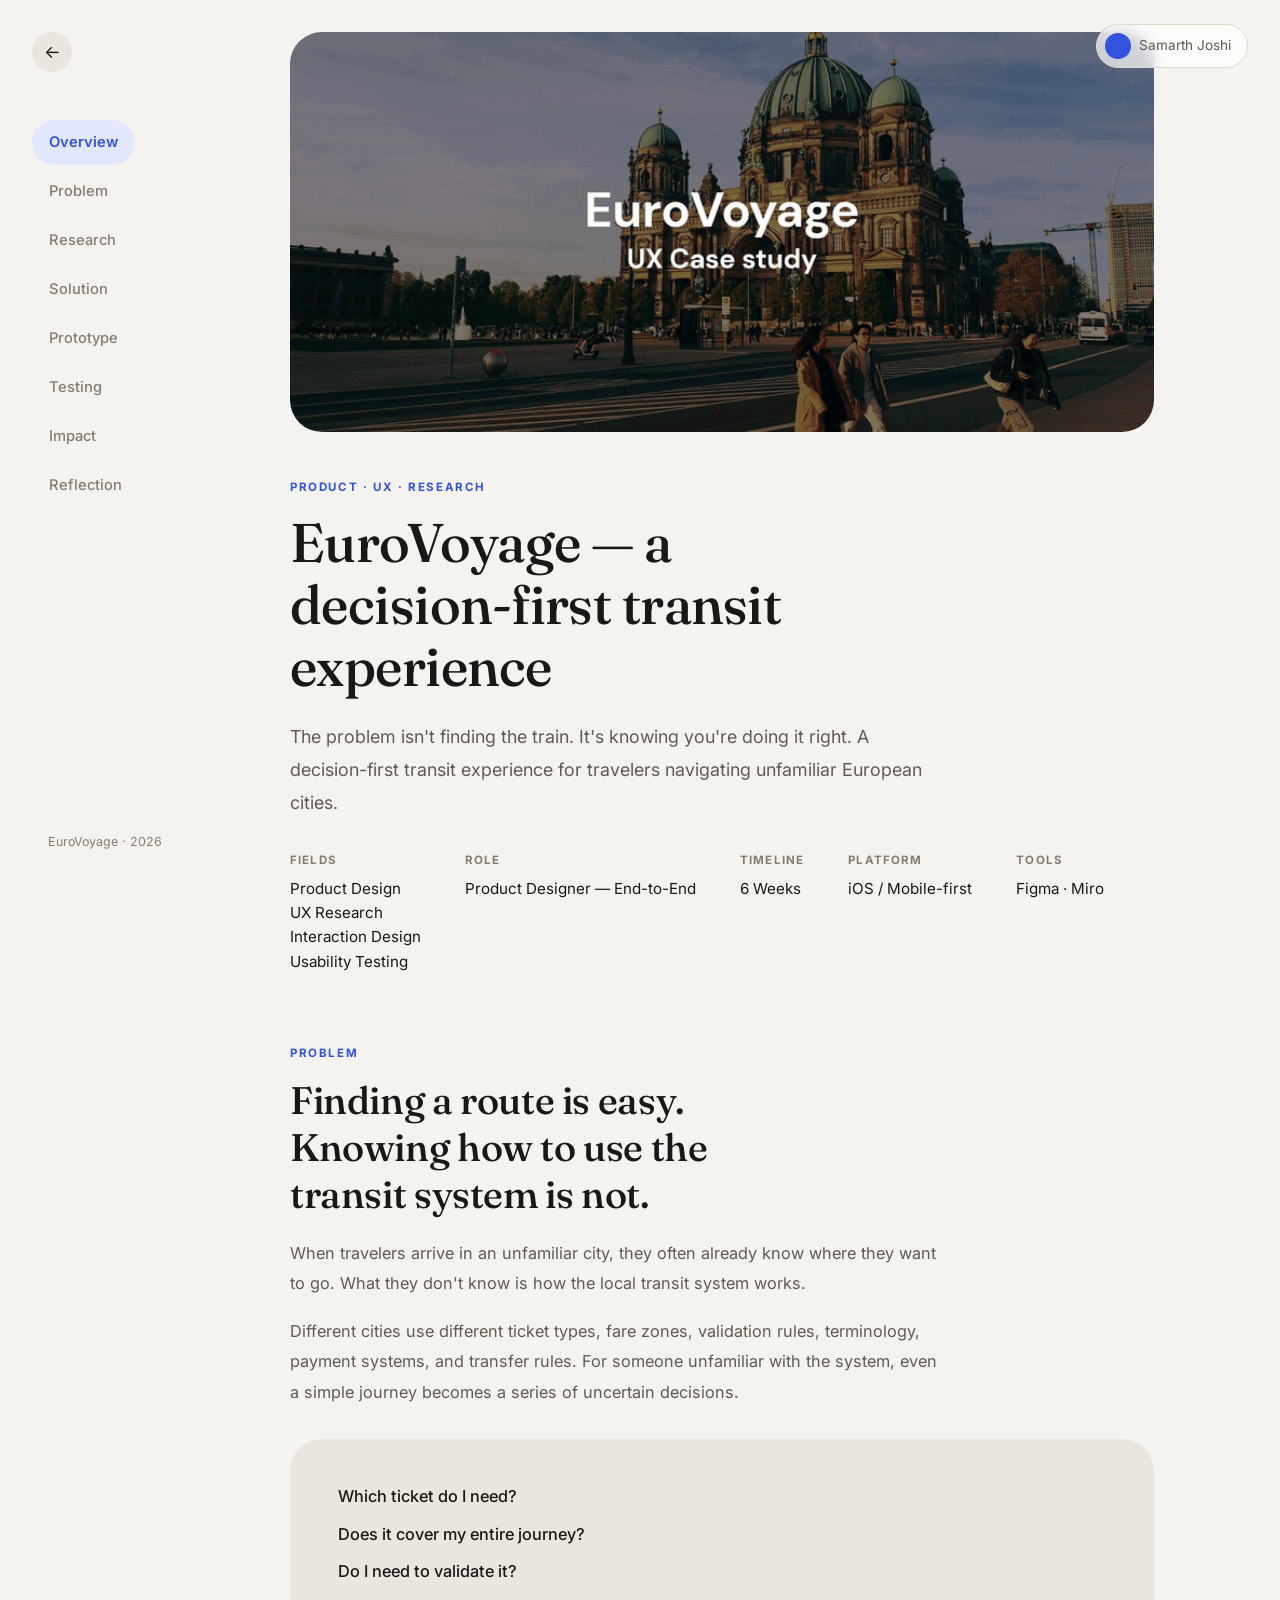
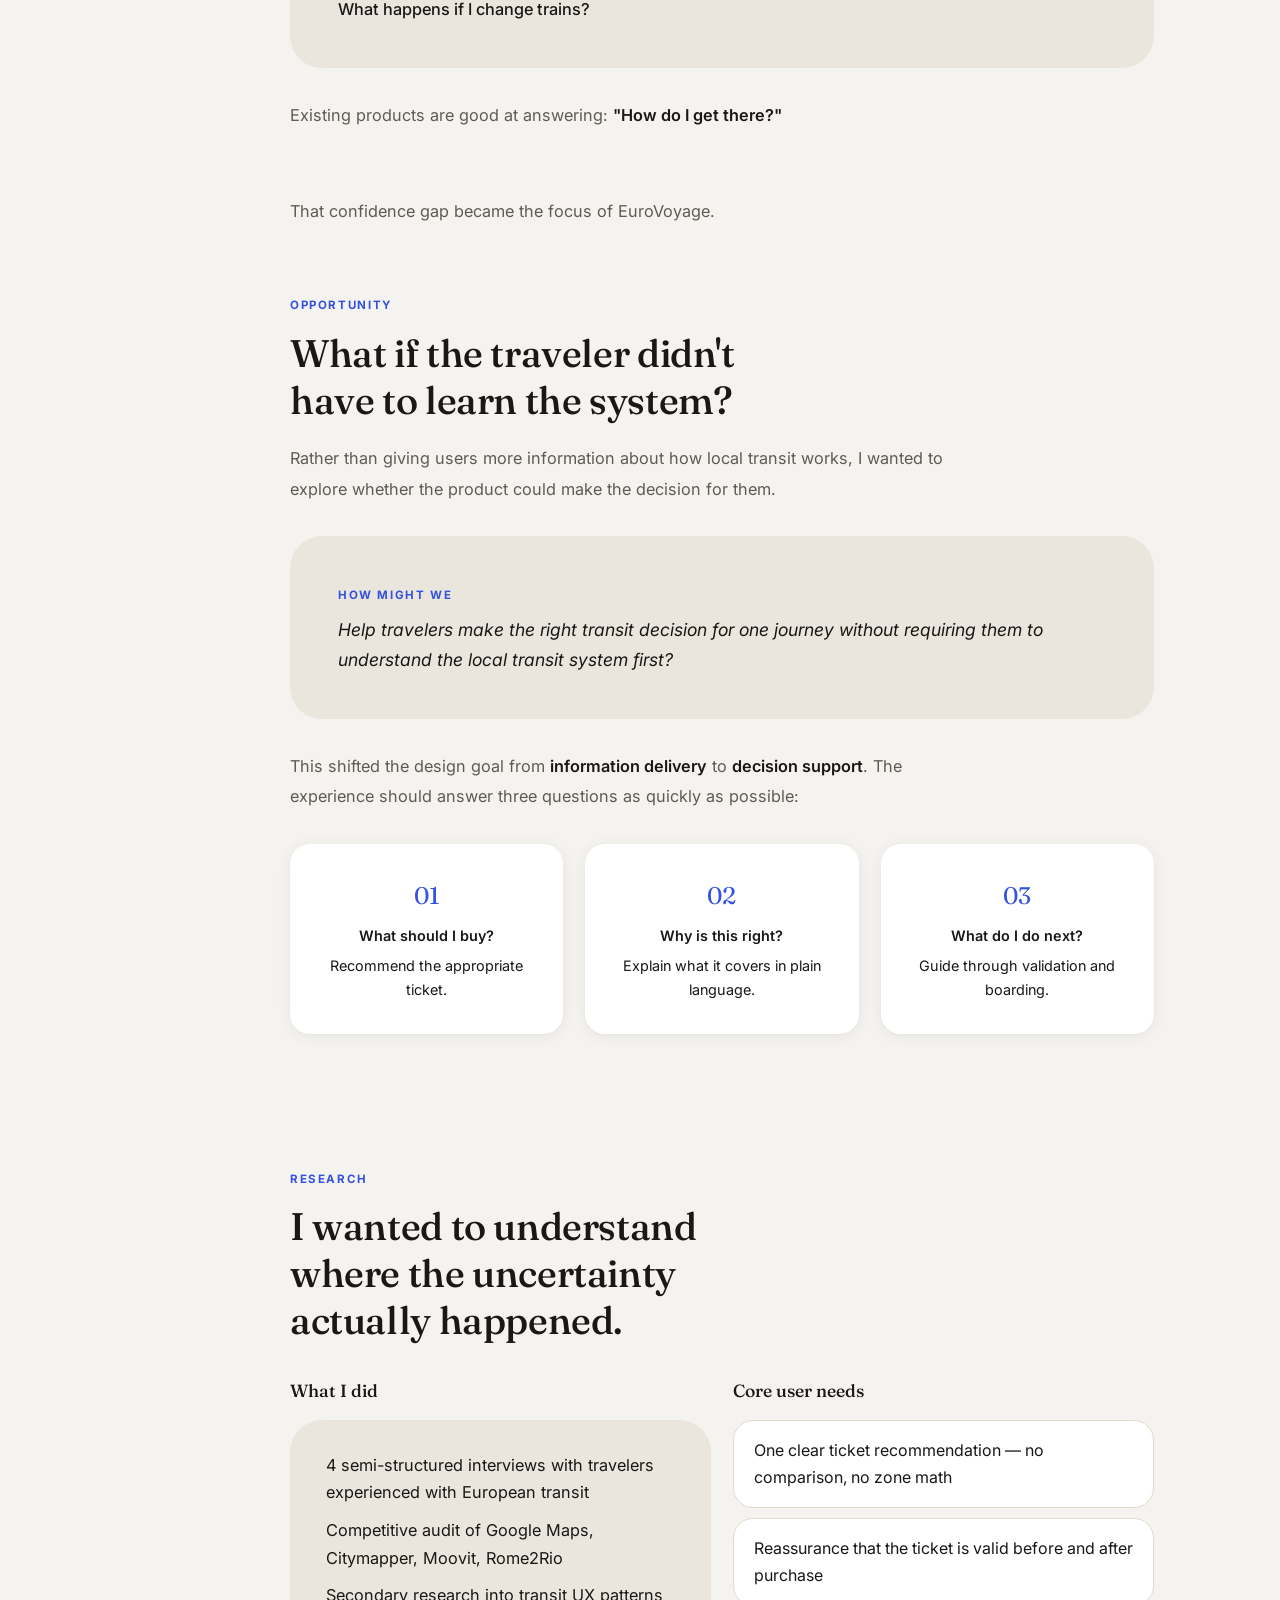
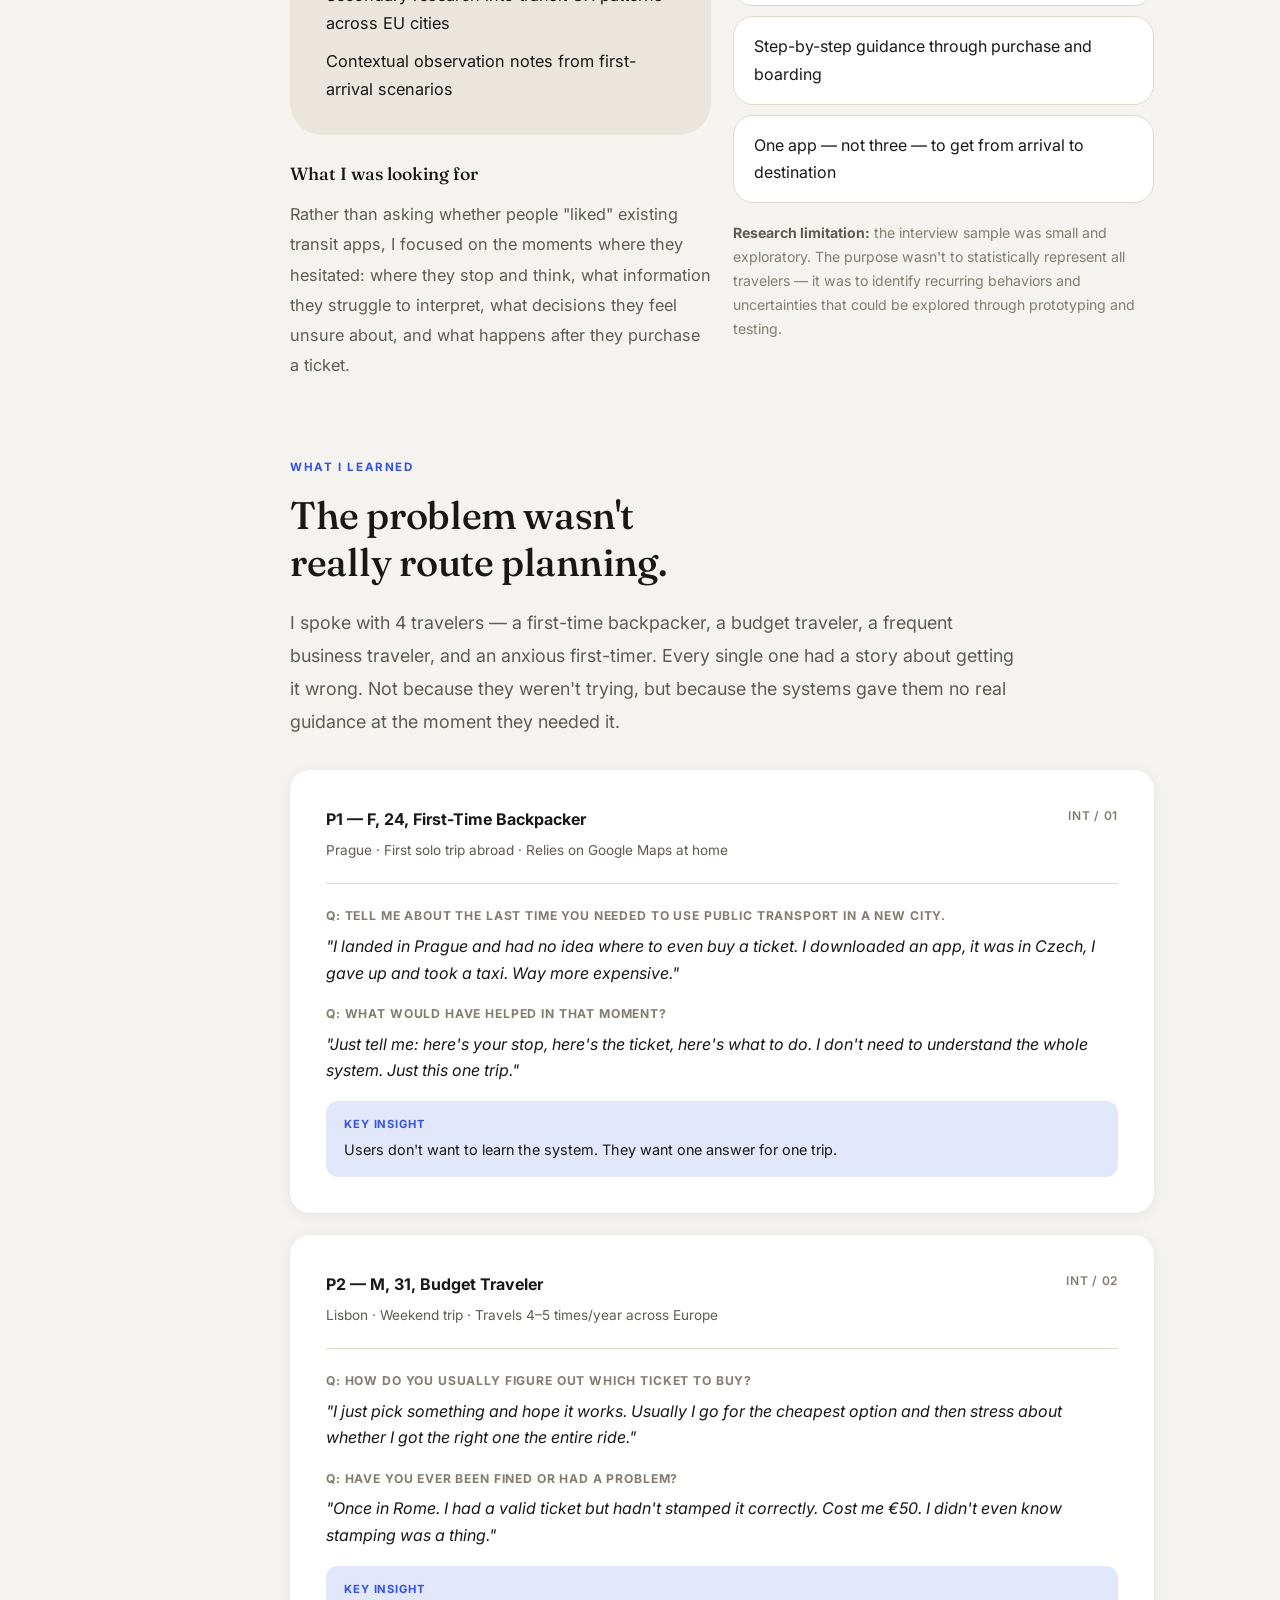
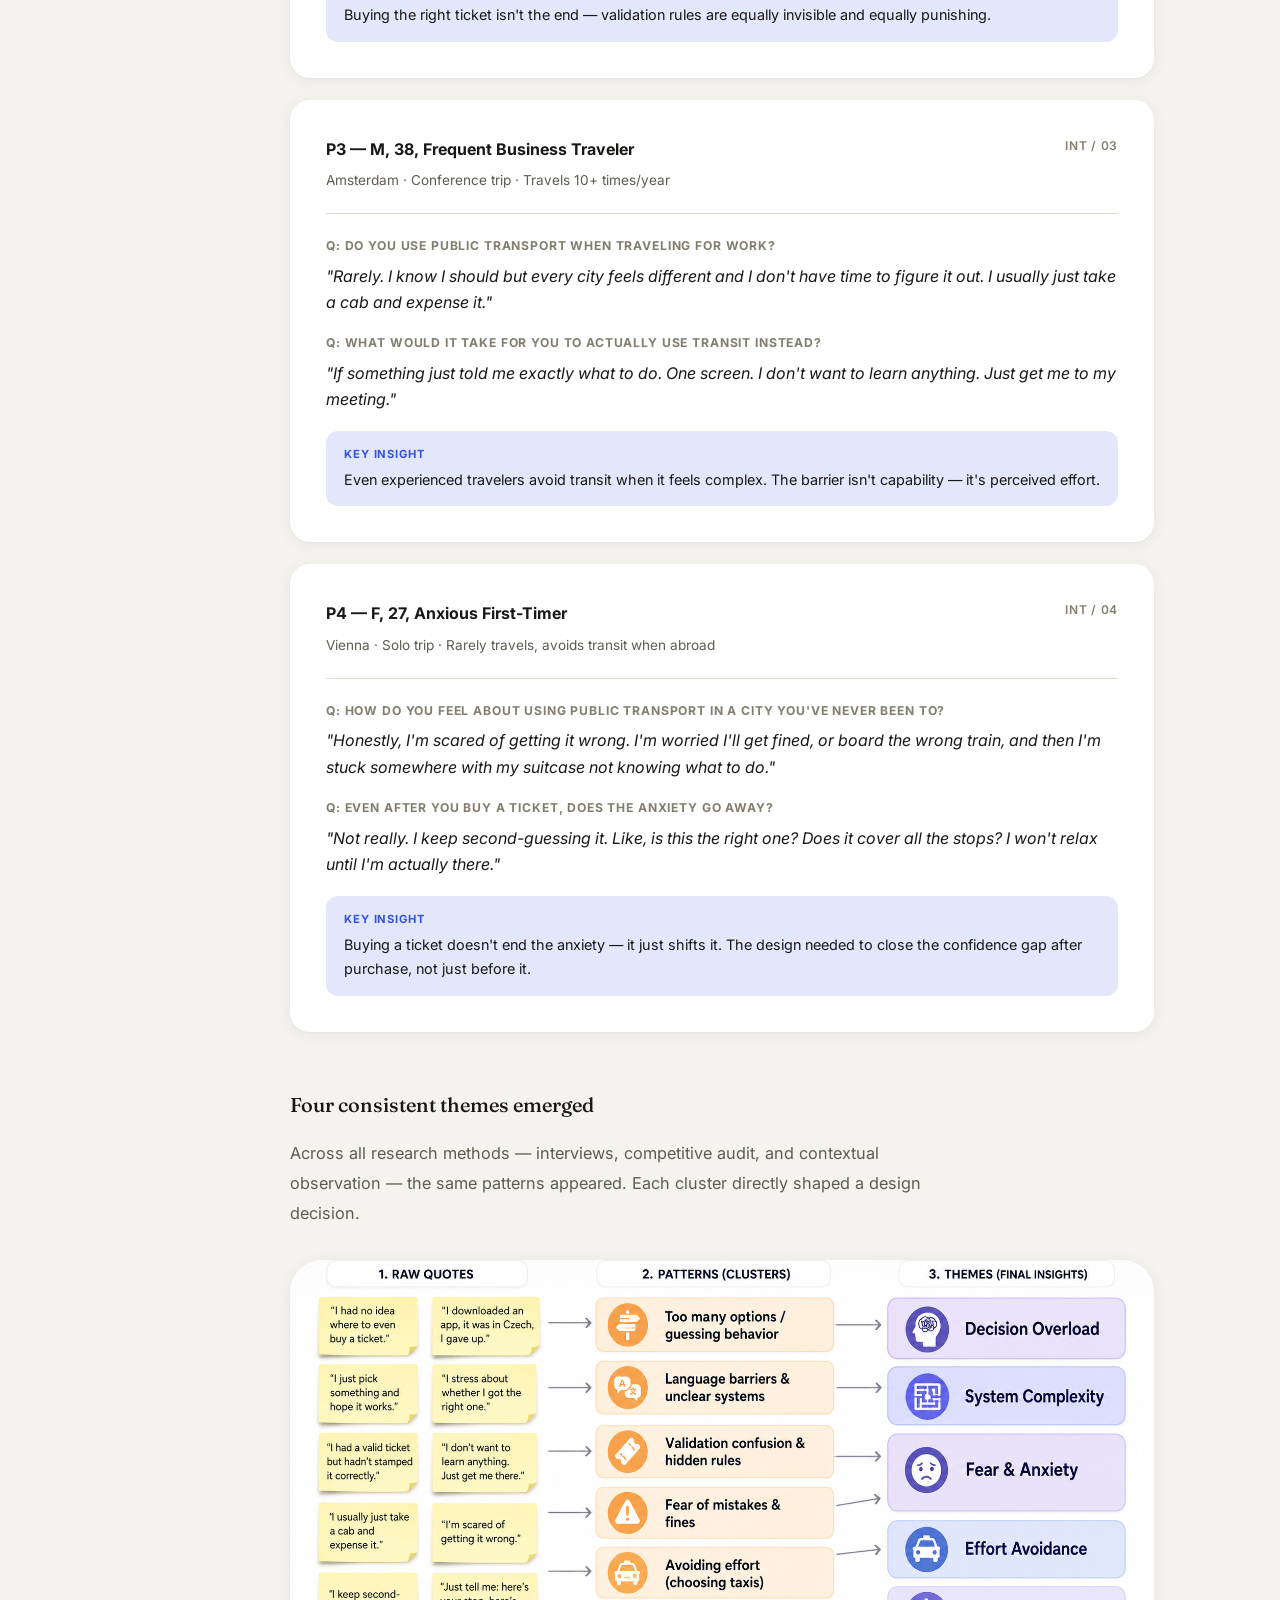
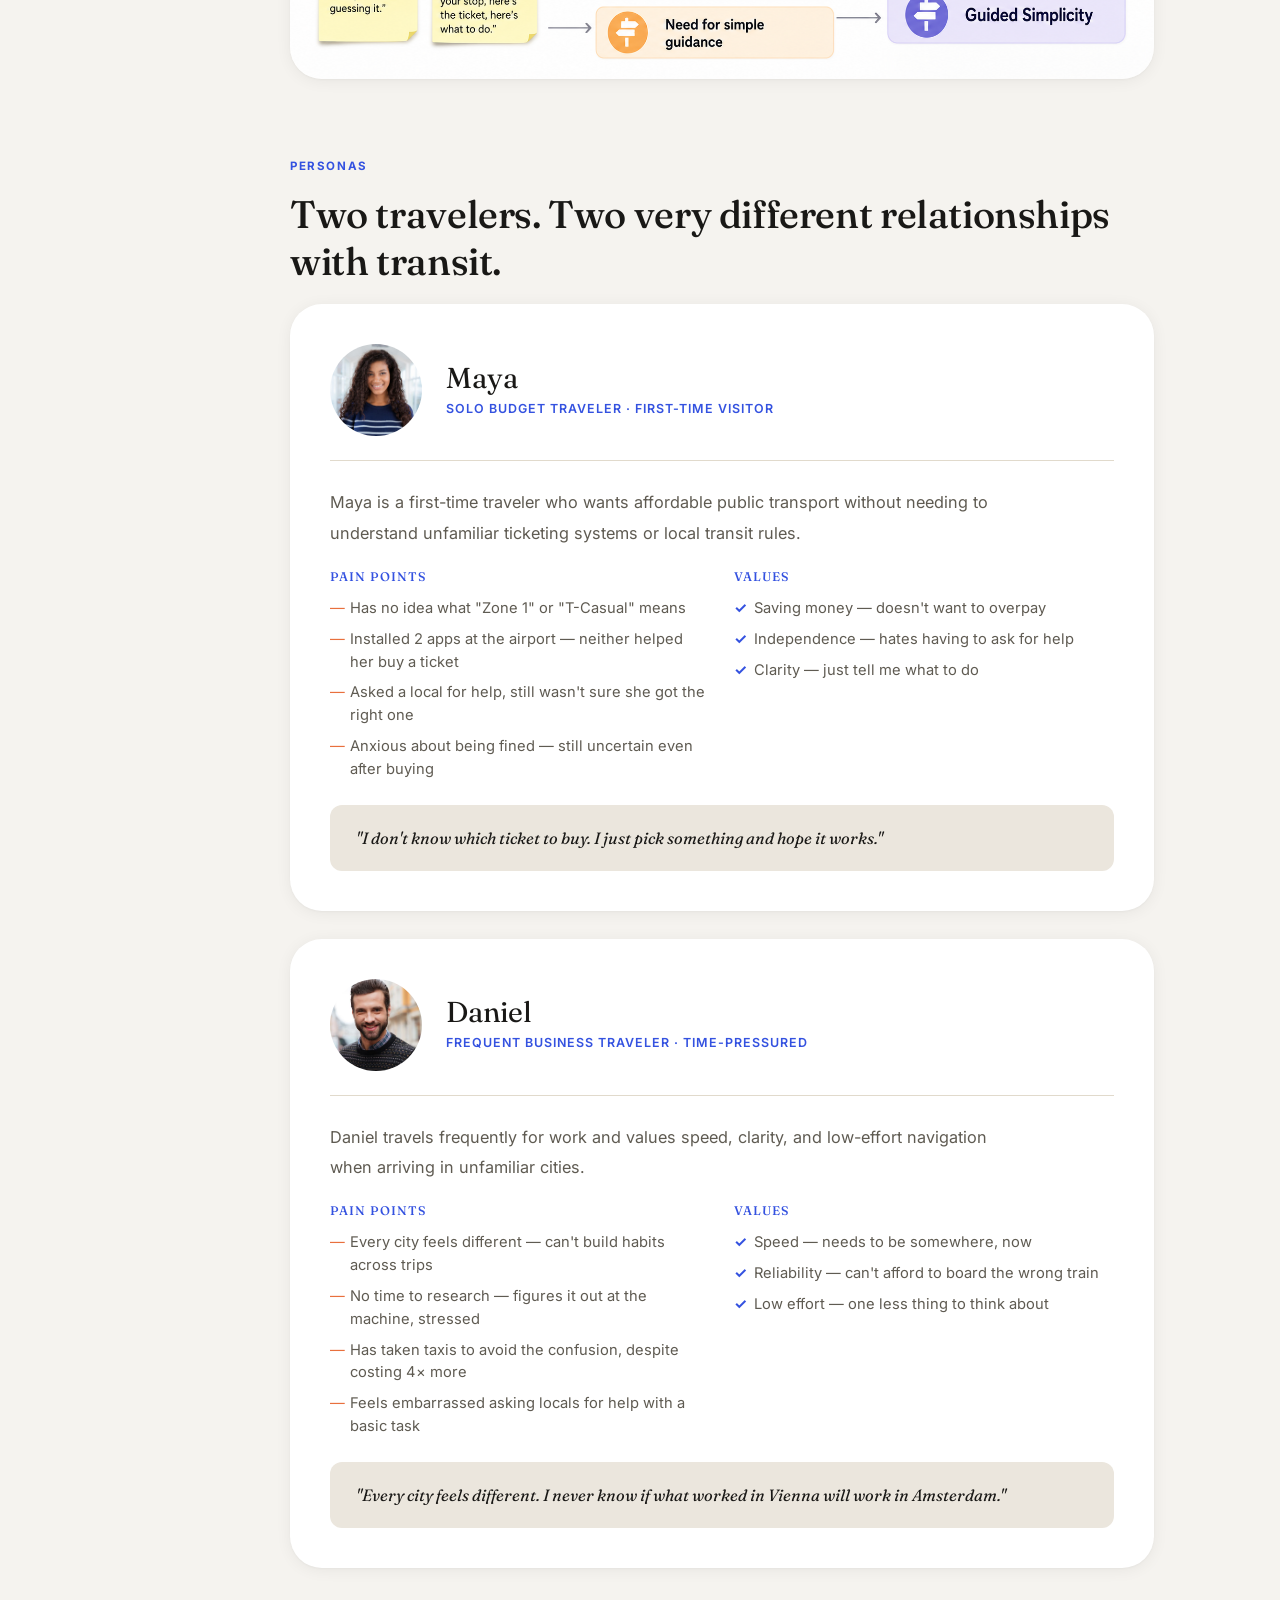
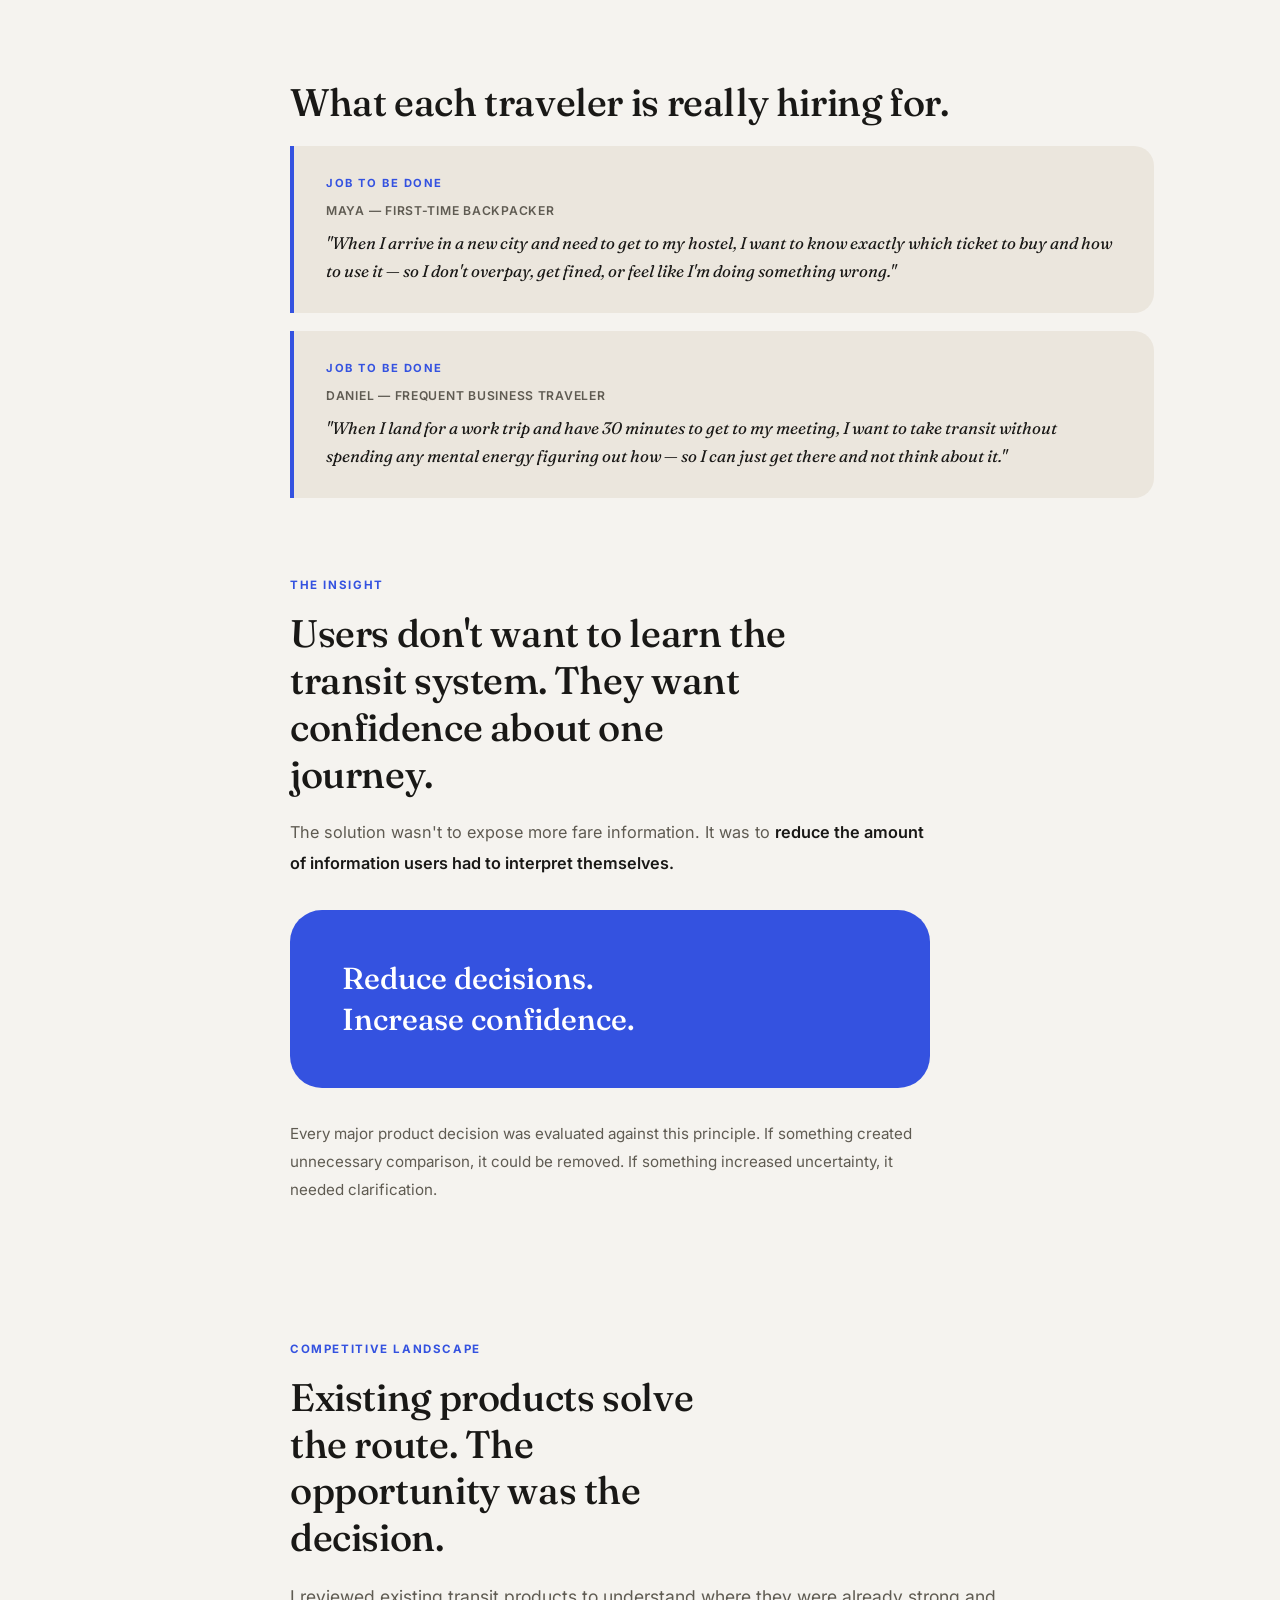
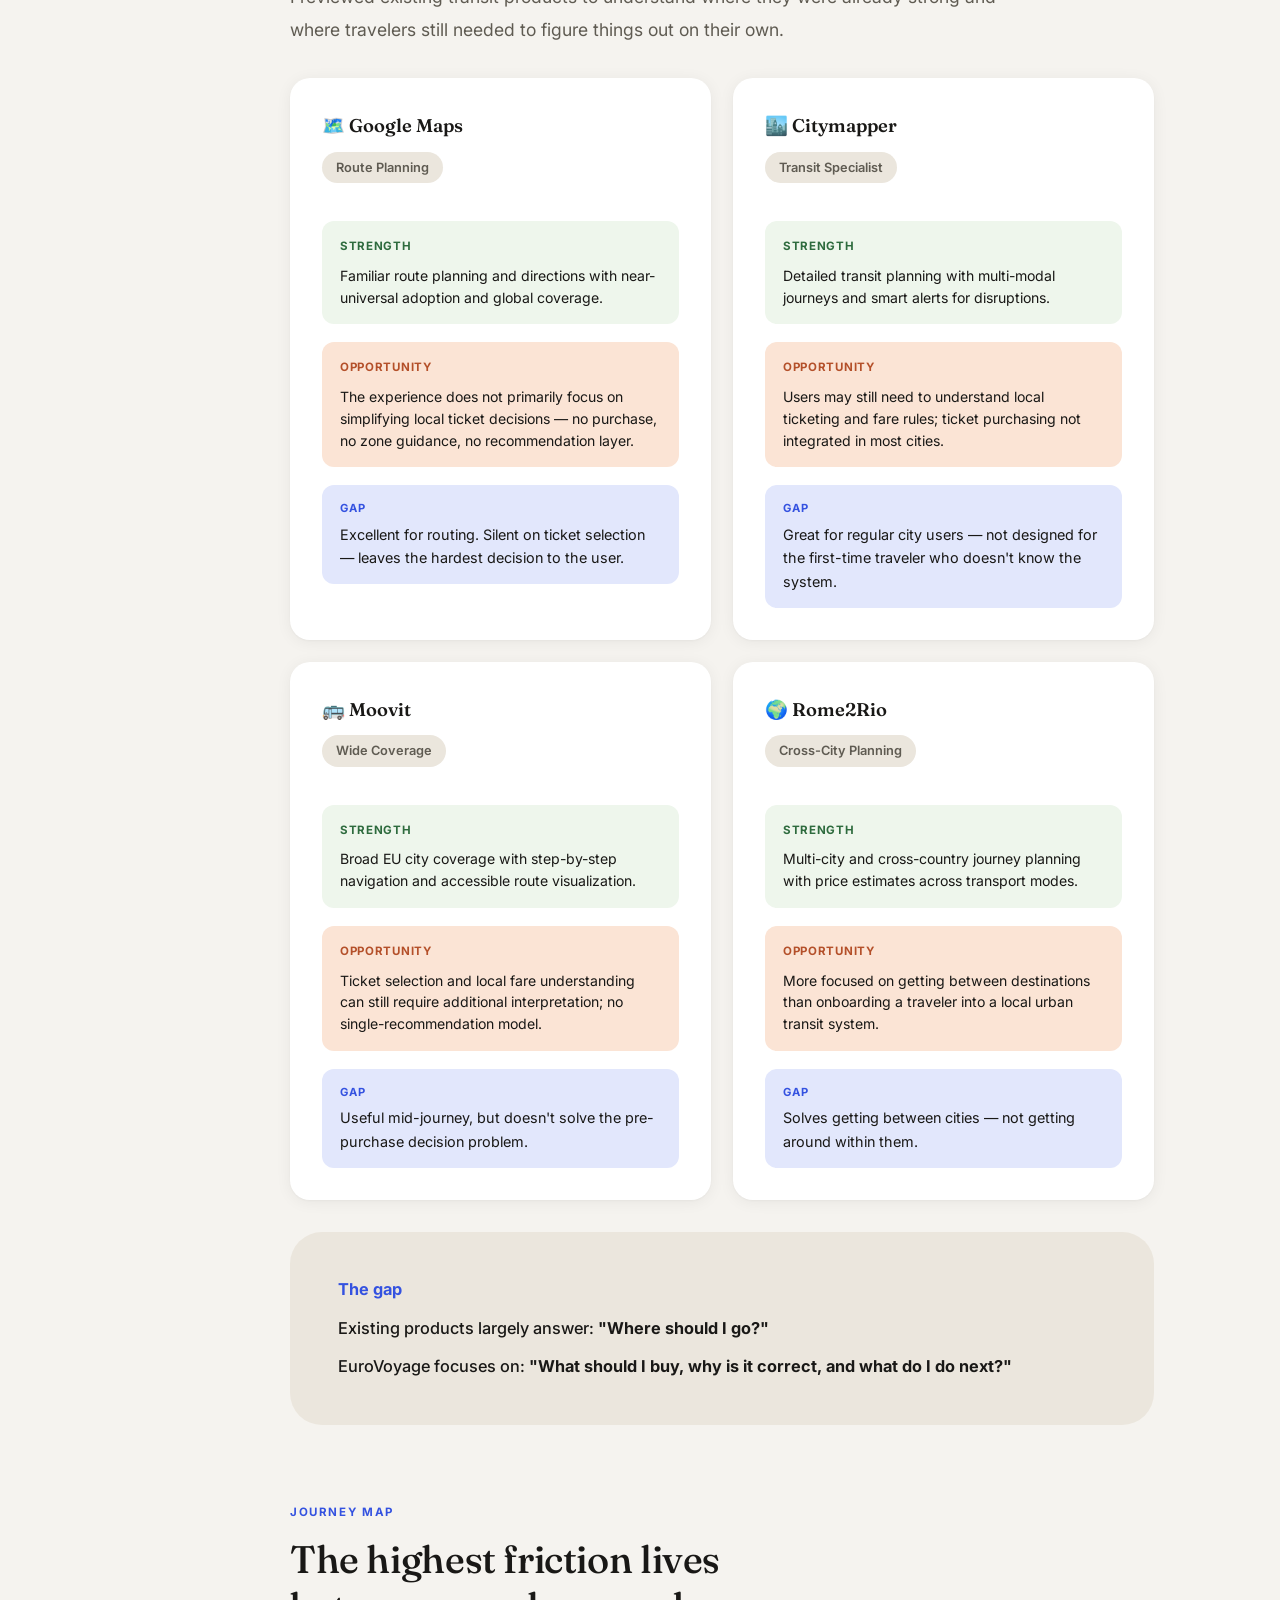
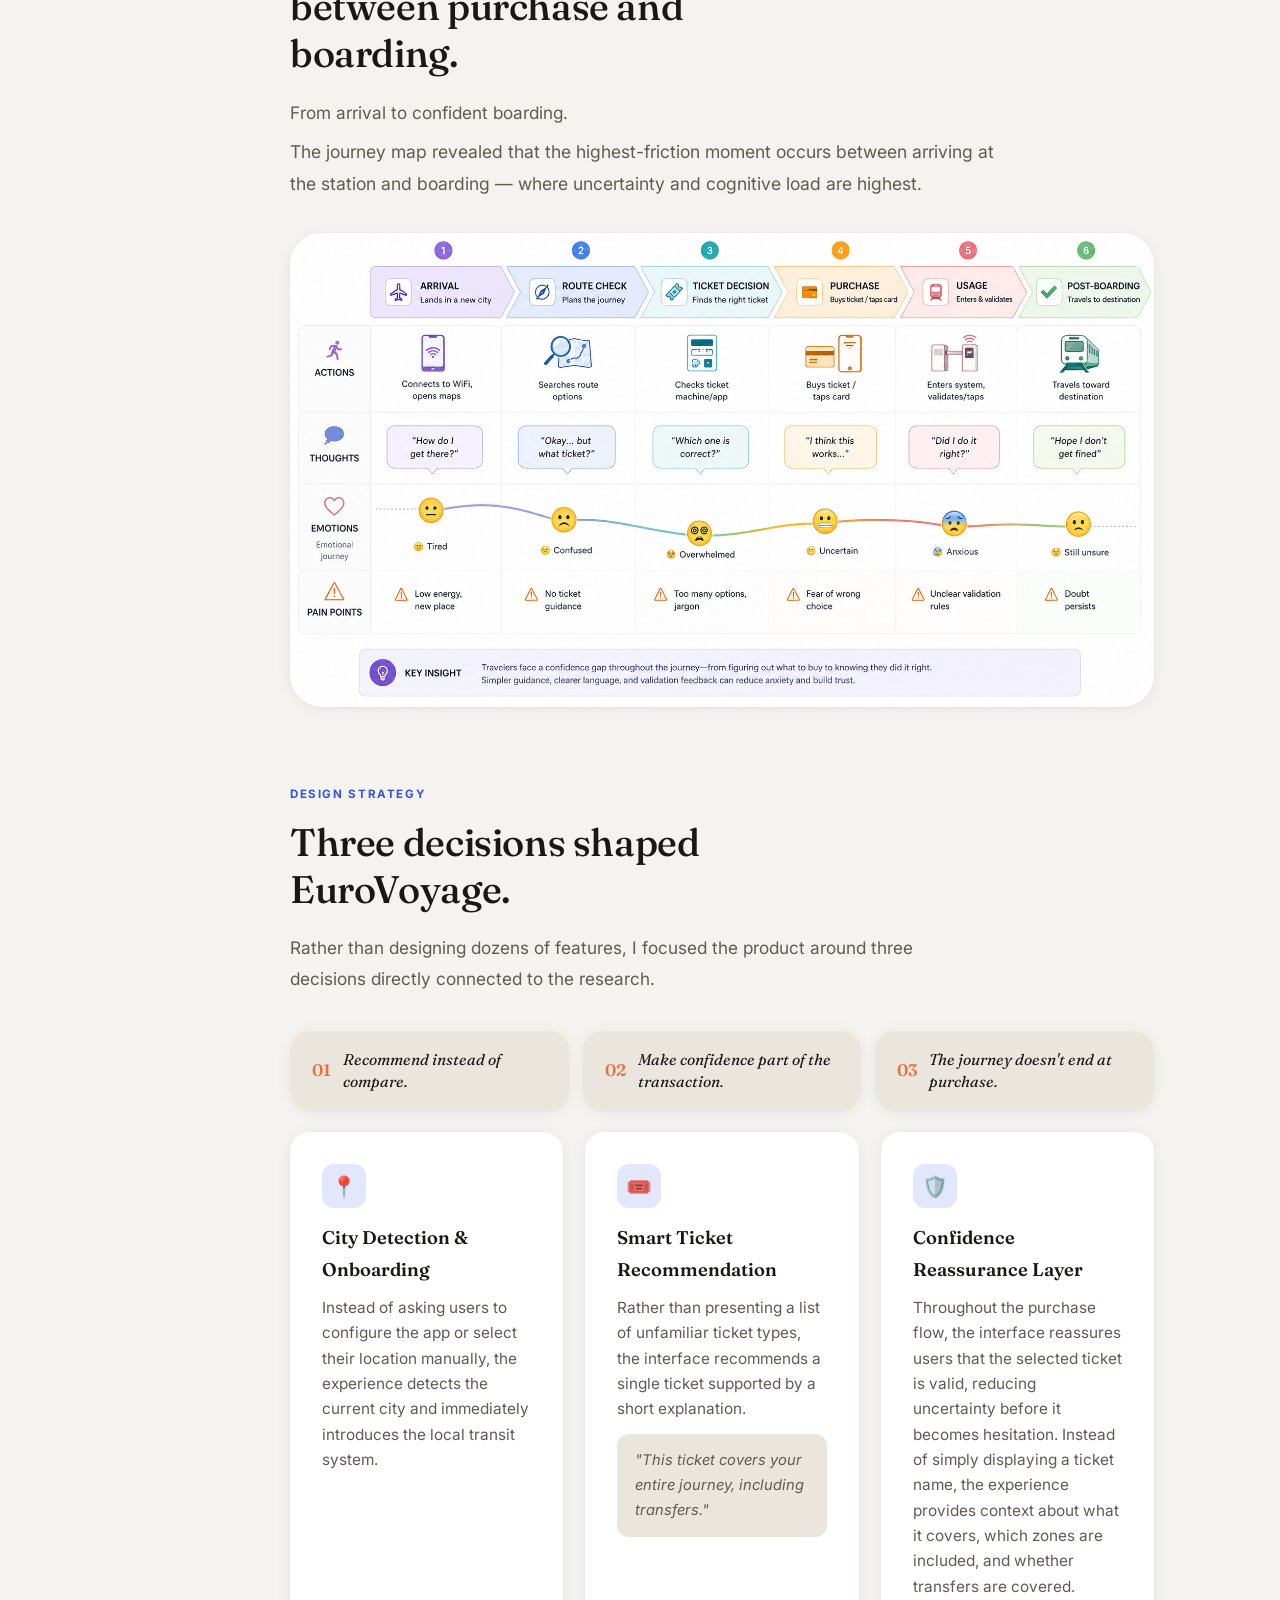
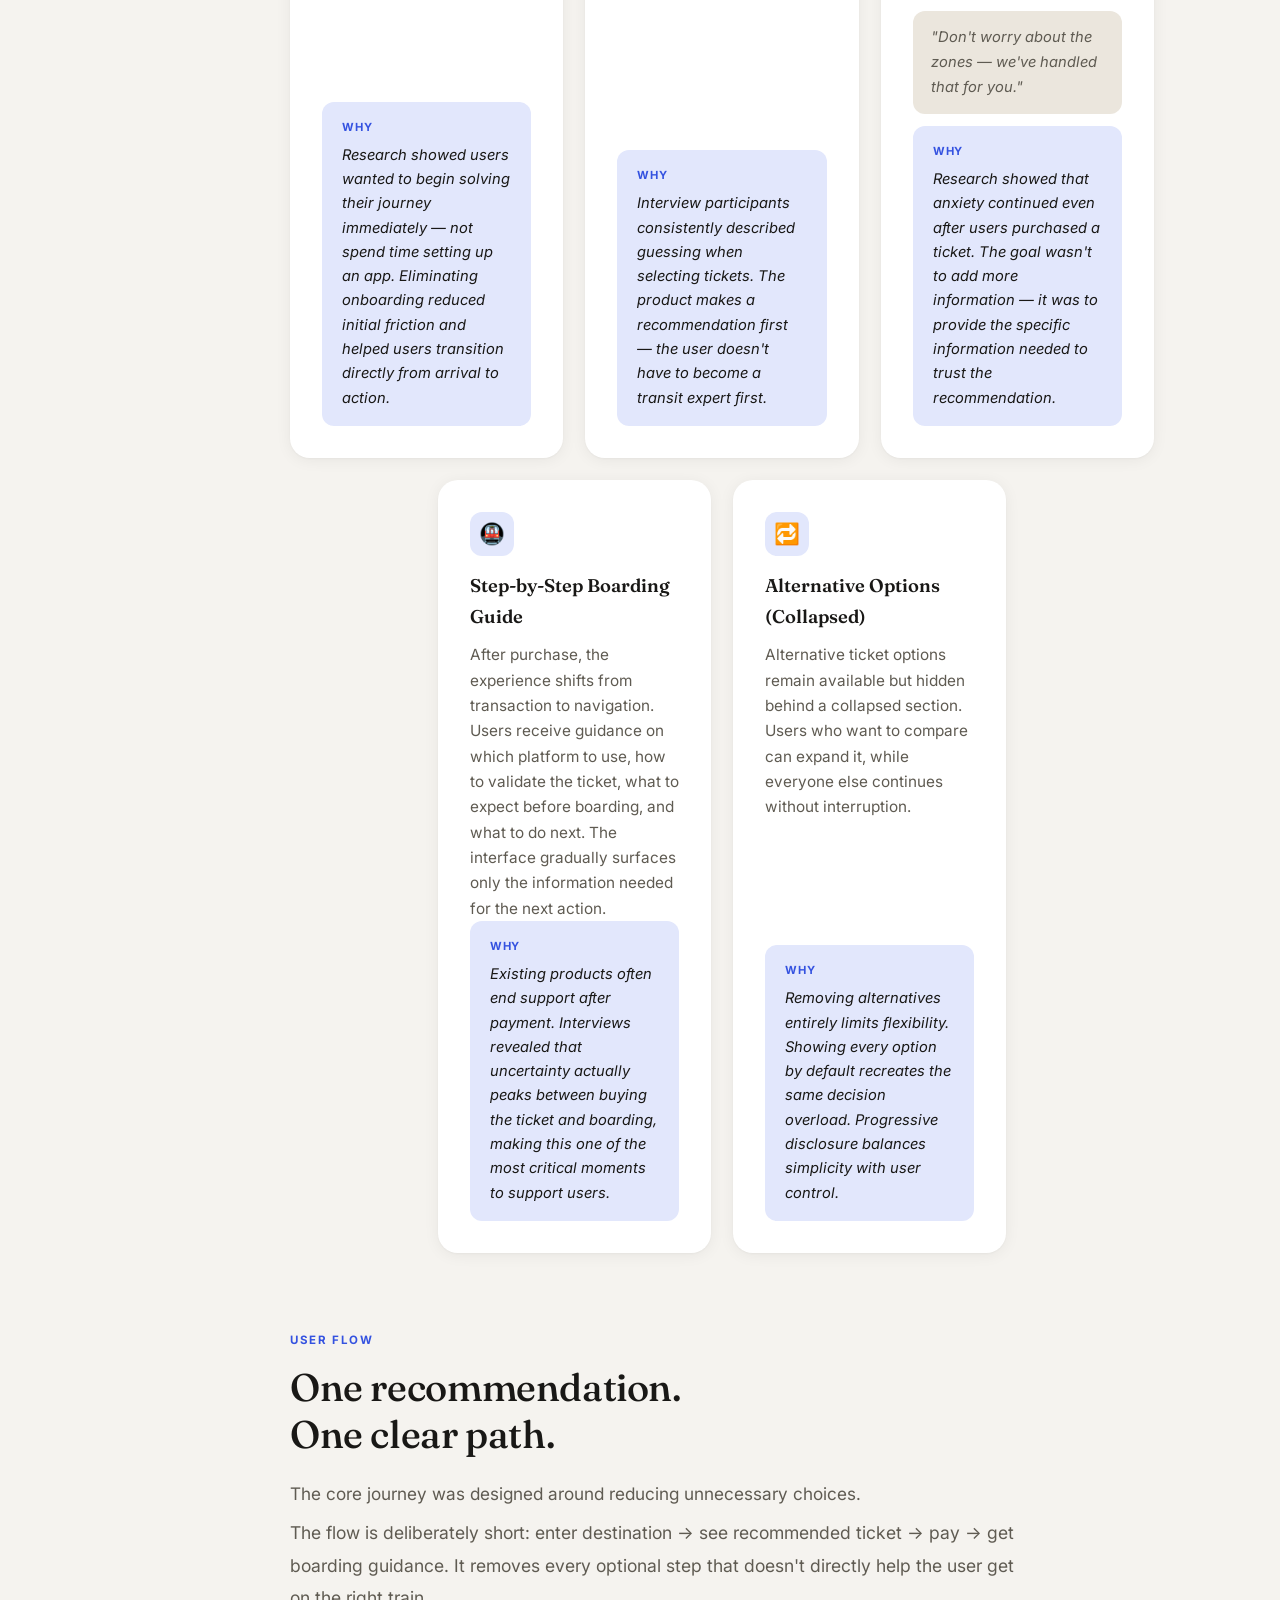
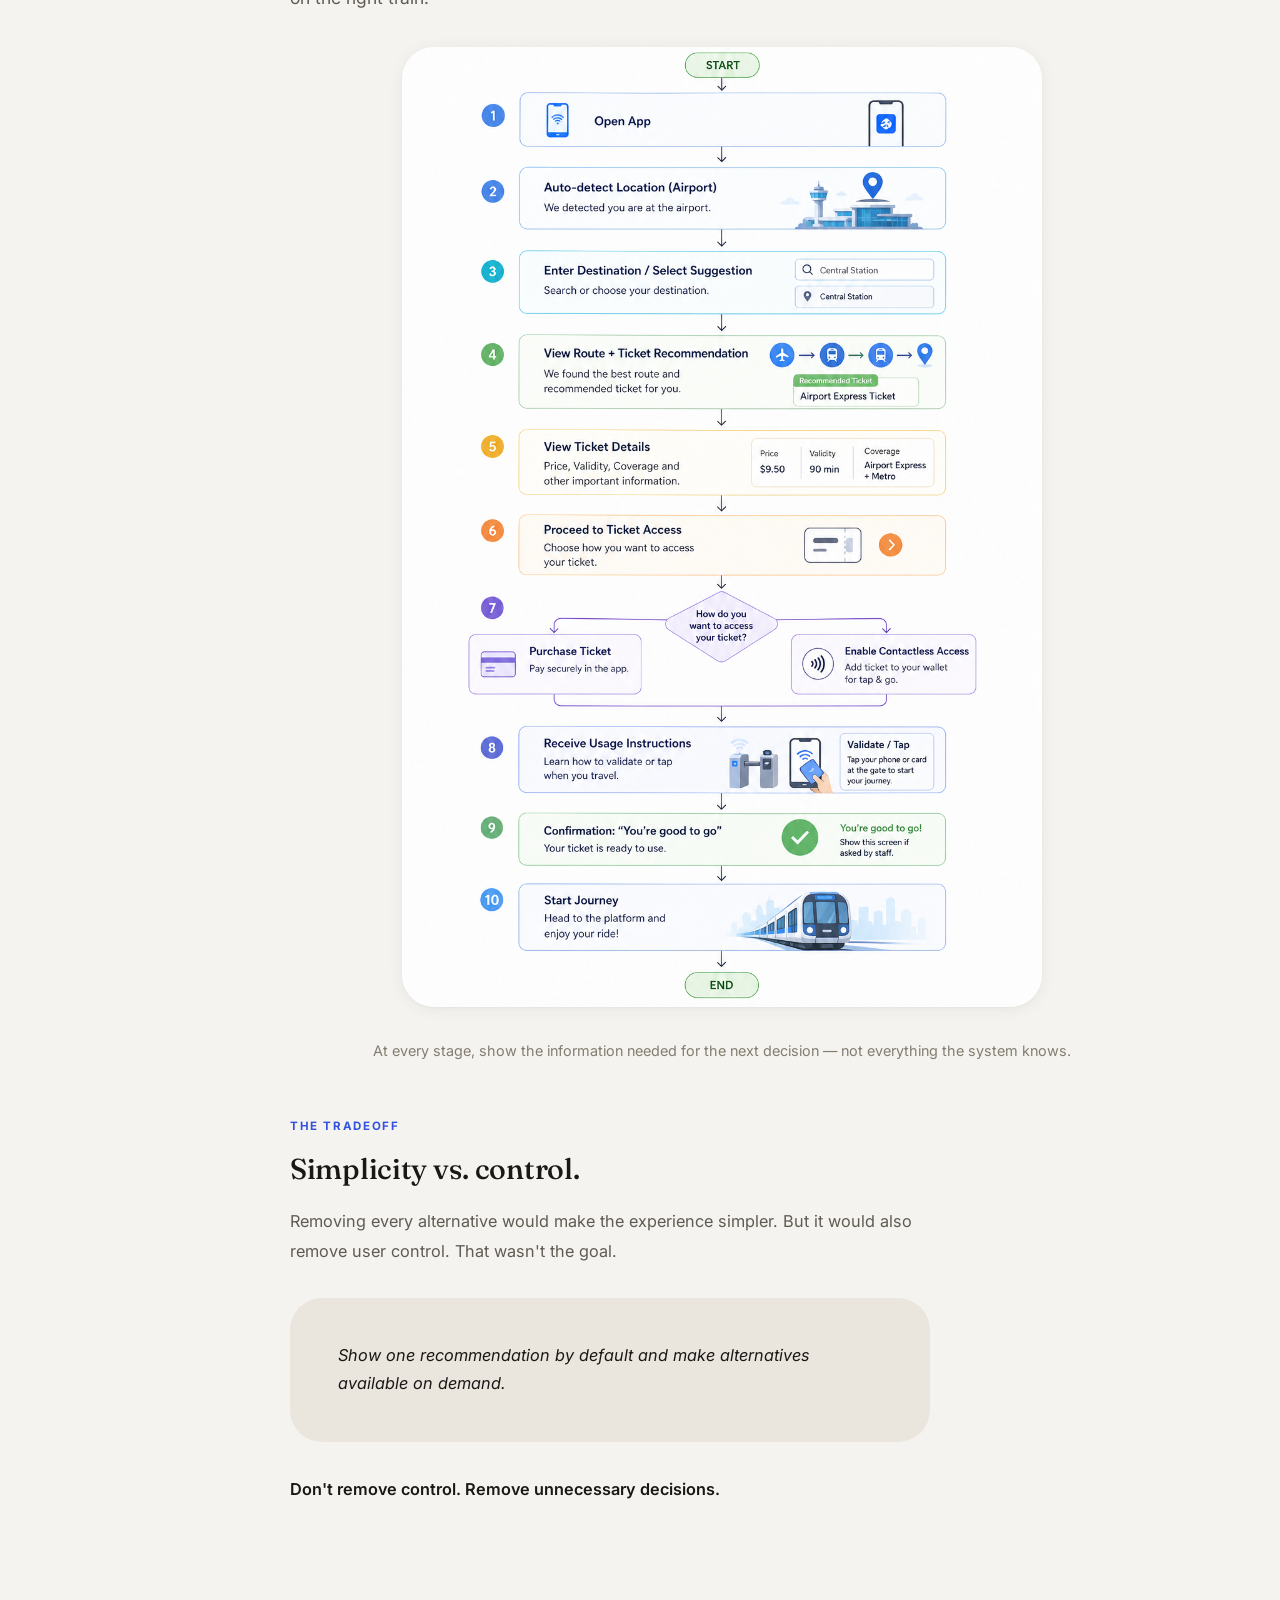
<file: eurovoyage-niva-style.html>
<!DOCTYPE html>
<html lang="en">
<head>
<meta charset="UTF-8">
<meta name="viewport" content="width=device-width, initial-scale=1.0">
<title>EuroVoyage — UX Case Study</title>
<link rel="stylesheet" href="niva-style.css">
<link rel="preconnect" href="https://fonts.googleapis.com">
<link href="https://fonts.googleapis.com/css2?family=Fraunces:ital,opsz,wght@0,9..144,400;0,9..144,500;0,9..144,600;0,9..144,700;1,9..144,500;1,9..144,600&family=Inter:wght@400;500;600;700&display=swap" rel="stylesheet">
<style>
    /* ============================================================
       EuroVoyage — Design System (Typography + Color Palette)
       ============================================================ */
    .type-grid { display: grid; grid-template-columns: repeat(auto-fit, minmax(220px, 1fr)); gap: 18px; margin: 22px 0; }
    .type-sample { background: var(--white); border-radius: var(--radius-sm); padding: 26px 24px; box-shadow: var(--shadow-card); display: flex; flex-direction: column; gap: 8px; }
    .type-label { font-size: 0.72rem; font-weight: 700; text-transform: uppercase; letter-spacing: 0.08em; color: var(--blue); }
    .type-display { font-family: Arial, Helvetica, sans-serif; font-weight: 700; font-size: clamp(1.8rem, 3vw, 2.4rem); color: var(--ink); line-height: 1.1; }
    .type-body { font-family: Arial, Helvetica, sans-serif; font-weight: 400; font-size: clamp(1.5rem, 2.6vw, 2rem); color: var(--ink); line-height: 1.1; }
    .type-meta { font-size: 0.82rem; color: var(--ink-soft); margin: 0; line-height: 1.5; }
    .type-meta strong { color: var(--ink); font-weight: 600; }

    .color-grid { display: grid; grid-template-columns: repeat(auto-fit, minmax(140px, 1fr)); gap: 16px; margin: 22px 0; }
    .color-swatch { background: var(--white); border-radius: var(--radius-sm); padding: 14px; box-shadow: var(--shadow-card); text-align: center; }
    .color-swatch .swatch { height: 56px; border-radius: var(--radius-sm); margin-bottom: 10px; }
    .color-swatch span { font-size: 0.85rem; font-weight: 600; color: var(--ink); display: block; margin-bottom: 2px; }
    .color-swatch code { font-size: 0.75rem; color: var(--ink-faint); }
</style>
</head>
<body>

<div class="topbar"><span class="topbar-dot"></span> Samarth Joshi</div>

<div class="page">

    <!-- SIDEBAR -->
    <aside class="sidebar">
        <a href="#overview" class="back-btn" aria-label="Back to top">←</a>
        <nav class="side-nav">
            <a href="#overview">Overview</a>
            <a href="#problem">Problem</a>
            <a href="#research">Research</a>
            <a href="#solution">Solution</a>
            <a href="#prototype">Prototype</a>
            <a href="#testing">Testing</a>
            <a href="#impact">Impact</a>
            <a href="#reflection">Reflection</a>
        </nav>
        <div class="sidebar-foot">EuroVoyage · 2026</div>
    </aside>

    <!-- MAIN -->
    <main class="main">

        <!-- ================= OVERVIEW / HERO ================= -->
        <section id="overview" class="block hero-block">
            <div class="hero-visual reveal"></div>
            <span class="eyebrow hero-eyebrow reveal">Product · UX · Research</span>
            <h1 class="headline hero-headline reveal">EuroVoyage — a decision-first transit experience</h1>
            <p class="hero-lede reveal">The problem isn't finding the train. It's knowing you're doing it right. A decision-first transit experience for travelers navigating unfamiliar European cities.</p>
            <div class="meta-row reveal">
                <div class="meta-col"><div class="meta-label">Fields</div><div class="meta-value">Product Design<br>UX Research<br>Interaction Design<br>Usability Testing</div></div>
                <div class="meta-col"><div class="meta-label">Role</div><div class="meta-value">Product Designer — End-to-End</div></div>
                <div class="meta-col"><div class="meta-label">Timeline</div><div class="meta-value">6 Weeks</div></div>
                <div class="meta-col"><div class="meta-label">Platform</div><div class="meta-value">iOS / Mobile-first</div></div>
                <div class="meta-col"><div class="meta-label">Tools</div><div class="meta-value">Figma · Miro</div></div>
            </div>
        </section>

        <!-- ================= 01 — PROBLEM ================= -->
        <section id="problem" class="block">
            <span class="eyebrow reveal">Problem</span>
            <h2 class="headline reveal">Finding a route is easy. Knowing how to use the transit system is not.</h2>
            <p class="body-text reveal">When travelers arrive in an unfamiliar city, they often already know where they want to go. What they don't know is how the local transit system works.</p>
            <p class="body-text reveal">Different cities use different ticket types, fare zones, validation rules, terminology, payment systems, and transfer rules. For someone unfamiliar with the system, even a simple journey becomes a series of uncertain decisions.</p>

            <div class="panel reveal">
                <p class="panel-note">Which ticket do I need?</p>
                <p class="panel-note">Does it cover my entire journey?</p>
                <p class="panel-note">Do I need to validate it?</p>
                <p class="panel-note">What happens if I change trains?</p>
            </div>

            <p class="body-text reveal">Existing products are good at answering: <strong>"How do I get there?"</strong></p>
            <p class="body-text reveal">But there is another question underneath: <strong>"Am I doing this correctly?"</strong></p>
            <p class="body-text reveal">That confidence gap became the focus of EuroVoyage.</p>

            <!-- 02 — Opportunity -->
            <div style="margin-top:64px;">
                <span class="eyebrow reveal">Opportunity</span>
                <h2 class="headline reveal">What if the traveler didn't have to learn the system?</h2>
                <p class="body-text reveal">Rather than giving users more information about how local transit works, I wanted to explore whether the product could make the decision for them.</p>

                <div class="panel reveal">
                    <span class="eyebrow" style="margin-bottom:10px;">How might we</span>
                    <p class="panel-note" style="font-style:italic;font-weight:400;font-size:1.1rem;">Help travelers make the right transit decision for one journey without requiring them to understand the local transit system first?</p>
                </div>

                <p class="body-text reveal">This shifted the design goal from <strong>information delivery</strong> to <strong>decision support</strong>. The experience should answer three questions as quickly as possible:</p>

                <div class="card-grid card-grid--3 reveal">
                    <div class="card mini-stat"><div class="mini-num">01</div><p>What should I buy?</p><p style="font-weight:400;margin-top:6px;">Recommend the appropriate ticket.</p></div>
                    <div class="card mini-stat"><div class="mini-num">02</div><p>Why is this right?</p><p style="font-weight:400;margin-top:6px;">Explain what it covers in plain language.</p></div>
                    <div class="card mini-stat"><div class="mini-num">03</div><p>What do I do next?</p><p style="font-weight:400;margin-top:6px;">Guide through validation and boarding.</p></div>
                </div>
            </div>
        </section>

        <!-- ================= RESEARCH ================= -->
        <section id="research" class="block">
            <span class="eyebrow reveal">Research</span>
            <h2 class="headline reveal">I wanted to understand where the uncertainty actually happened.</h2>

         
            <div class="card-grid card-grid--2 reveal" style="align-items:start;">
                <div>
                    <h3 style="font-size:1.1rem;margin-bottom:14px;">What I did</h3>
                    <div class="panel panel--tight" style="margin:0;">
                        <p class="panel-note" style="font-weight:400;">4 semi-structured interviews with travelers experienced with European transit</p>
                        <p class="panel-note" style="font-weight:400;">Competitive audit of Google Maps, Citymapper, Moovit, Rome2Rio</p>
                        <p class="panel-note" style="font-weight:400;">Secondary research into transit UX patterns across EU cities</p>
                        <p class="panel-note" style="font-weight:400;">Contextual observation notes from first-arrival scenarios</p>
                    </div>
                    <h3 style="font-size:1.1rem;margin:24px 0 10px;">What I was looking for</h3>
                    <p class="body-text">Rather than asking whether people "liked" existing transit apps, I focused on the moments where they hesitated: where they stop and think, what information they struggle to interpret, what decisions they feel unsure about, and what happens after they purchase a ticket.</p>
                </div>
                <div>
                    <h3 style="font-size:1.1rem;margin-bottom:14px;">Core user needs</h3>
                    <div style="display:flex;flex-direction:column;gap:10px;">
                        <div class="card" style="padding:16px 20px;box-shadow:none;border:1px solid var(--line);">One clear ticket recommendation — no comparison, no zone math</div>
                        <div class="card" style="padding:16px 20px;box-shadow:none;border:1px solid var(--line);">Reassurance that the ticket is valid before and after purchase</div>
                        <div class="card" style="padding:16px 20px;box-shadow:none;border:1px solid var(--line);">Step-by-step guidance through purchase and boarding</div>
                        <div class="card" style="padding:16px 20px;box-shadow:none;border:1px solid var(--line);">One app — not three — to get from arrival to destination</div>
                    </div>
                    <p style="margin-top:18px;font-size:0.88rem;color:var(--ink-faint);line-height:1.7;"><strong style="color:var(--ink-soft);">Research limitation:</strong> the interview sample was small and exploratory. The purpose wasn't to statistically represent all travelers — it was to identify recurring behaviors and uncertainties that could be explored through prototyping and testing.</p>
                </div>
            </div>

            <!-- 04 What I learned -->
            <div style="margin-top:72px;">
                <span class="eyebrow reveal">What I learned</span>
                <h2 class="headline reveal">The problem wasn't really route planning.</h2>
                <p class="body-text reveal" style="font-size:1.12rem;">I spoke with 4 travelers — a first-time backpacker, a budget traveler, a frequent business traveler, and an anxious first-timer. Every single one had a story about getting it wrong. Not because they weren't trying, but because the systems gave them no real guidance at the moment they needed it.</p>

                <div class="reveal" style="margin-top:32px;">
                    <div class="interview">
                        <div class="interview-head">
                            <div><strong>P1 — F, 24, First-Time Backpacker</strong><span>Prague · First solo trip abroad · Relies on Google Maps at home</span></div>
                            <div class="interview-tag">INT / 01</div>
                        </div>
                        <div class="qa"><div class="qa-q">Q: Tell me about the last time you needed to use public transport in a new city.</div><div class="qa-a">"I landed in Prague and had no idea where to even buy a ticket. I downloaded an app, it was in Czech, I gave up and took a taxi. Way more expensive."</div></div>
                        <div class="qa"><div class="qa-q">Q: What would have helped in that moment?</div><div class="qa-a">"Just tell me: here's your stop, here's the ticket, here's what to do. I don't need to understand the whole system. Just this one trip."</div></div>
                        <div class="insight-strip"><div class="insight-label">Key Insight</div><p>Users don't want to learn the system. They want one answer for one trip.</p></div>
                    </div>

                    <div class="interview">
                        <div class="interview-head">
                            <div><strong>P2 — M, 31, Budget Traveler</strong><span>Lisbon · Weekend trip · Travels 4–5 times/year across Europe</span></div>
                            <div class="interview-tag">INT / 02</div>
                        </div>
                        <div class="qa"><div class="qa-q">Q: How do you usually figure out which ticket to buy?</div><div class="qa-a">"I just pick something and hope it works. Usually I go for the cheapest option and then stress about whether I got the right one the entire ride."</div></div>
                        <div class="qa"><div class="qa-q">Q: Have you ever been fined or had a problem?</div><div class="qa-a">"Once in Rome. I had a valid ticket but hadn't stamped it correctly. Cost me €50. I didn't even know stamping was a thing."</div></div>
                        <div class="insight-strip"><div class="insight-label">Key Insight</div><p>Buying the right ticket isn't the end — validation rules are equally invisible and equally punishing.</p></div>
                    </div>

                    <div class="interview">
                        <div class="interview-head">
                            <div><strong>P3 — M, 38, Frequent Business Traveler</strong><span>Amsterdam · Conference trip · Travels 10+ times/year</span></div>
                            <div class="interview-tag">INT / 03</div>
                        </div>
                        <div class="qa"><div class="qa-q">Q: Do you use public transport when traveling for work?</div><div class="qa-a">"Rarely. I know I should but every city feels different and I don't have time to figure it out. I usually just take a cab and expense it."</div></div>
                        <div class="qa"><div class="qa-q">Q: What would it take for you to actually use transit instead?</div><div class="qa-a">"If something just told me exactly what to do. One screen. I don't want to learn anything. Just get me to my meeting."</div></div>
                        <div class="insight-strip"><div class="insight-label">Key Insight</div><p>Even experienced travelers avoid transit when it feels complex. The barrier isn't capability — it's perceived effort.</p></div>
                    </div>

                    <div class="interview">
                        <div class="interview-head">
                            <div><strong>P4 — F, 27, Anxious First-Timer</strong><span>Vienna · Solo trip · Rarely travels, avoids transit when abroad</span></div>
                            <div class="interview-tag">INT / 04</div>
                        </div>
                        <div class="qa"><div class="qa-q">Q: How do you feel about using public transport in a city you've never been to?</div><div class="qa-a">"Honestly, I'm scared of getting it wrong. I'm worried I'll get fined, or board the wrong train, and then I'm stuck somewhere with my suitcase not knowing what to do."</div></div>
                        <div class="qa"><div class="qa-q">Q: Even after you buy a ticket, does the anxiety go away?</div><div class="qa-a">"Not really. I keep second-guessing it. Like, is this the right one? Does it cover all the stops? I won't relax until I'm actually there."</div></div>
                        <div class="insight-strip"><div class="insight-label">Key Insight</div><p>Buying a ticket doesn't end the anxiety — it just shifts it. The design needed to close the confidence gap after purchase, not just before it.</p></div>
                    </div>
                </div>

                <div class="reveal" style="margin-top:56px;">
                    <h3 style="font-size:1.25rem;margin-bottom:16px;">Four consistent themes emerged</h3>
                    <p class="body-text">Across all research methods — interviews, competitive audit, and contextual observation — the same patterns appeared. Each cluster directly shaped a design decision.</p>
                    <img class="section-image" src="EuroVoyage/Thematic Analysis.png" alt="Thematic Analysis — Research Clusters from User Interviews">
                </div>
            </div>

            <!-- Personas -->
            <div style="margin-top:72px;">
                <span class="eyebrow reveal">Personas</span>
                <h2 class="headline reveal" style="max-width:none;">Two travelers. Two very different relationships with transit.</h2>

                <div class="persona reveal">
                    <div class="persona-head">
                        <div class="persona-avatar"><img src="Images/portfolio girl.jpg" alt="Maya persona"></div>
                        <div>
                            <div class="persona-name">Maya</div>
                            <div class="persona-sub">Solo Budget Traveler · First-Time Visitor</div>
                        </div>
                    </div>
                    <p class="body-text">Maya is a first-time traveler who wants affordable public transport without needing to understand unfamiliar ticketing systems or local transit rules.</p>
                    <div class="persona-grid">
                        <div class="persona-col pains">
                            <h4>Pain Points</h4>
                            <ul>
                                <li>Has no idea what "Zone 1" or "T-Casual" means</li>
                                <li>Installed 2 apps at the airport — neither helped her buy a ticket</li>
                                <li>Asked a local for help, still wasn't sure she got the right one</li>
                                <li>Anxious about being fined — still uncertain even after buying</li>
                            </ul>
                        </div>
                        <div class="persona-col values">
                            <h4>Values</h4>
                            <ul>
                                <li>Saving money — doesn't want to overpay</li>
                                <li>Independence — hates having to ask for help</li>
                                <li>Clarity — just tell me what to do</li>
                            </ul>
                        </div>
                    </div>
                    <div class="persona-quote">
                        <p>"I don't know which ticket to buy. I just pick something and hope it works."</p>
                    </div>
                </div>

                <div class="persona reveal">
                    <div class="persona-head">
                        <div class="persona-avatar"><img src="Images/man portfolio.avif" alt="Daniel persona"></div>
                        <div>
                            <div class="persona-name">Daniel</div>
                            <div class="persona-sub">Frequent Business Traveler · Time-Pressured</div>
                        </div>
                    </div>
                    <p class="body-text">Daniel travels frequently for work and values speed, clarity, and low-effort navigation when arriving in unfamiliar cities.</p>
                    <div class="persona-grid">
                        <div class="persona-col pains">
                            <h4>Pain Points</h4>
                            <ul>
                                <li>Every city feels different — can't build habits across trips</li>
                                <li>No time to research — figures it out at the machine, stressed</li>
                                <li>Has taken taxis to avoid the confusion, despite costing 4× more</li>
                                <li>Feels embarrassed asking locals for help with a basic task</li>
                            </ul>
                        </div>
                        <div class="persona-col values">
                            <h4>Values</h4>
                            <ul>
                                <li>Speed — needs to be somewhere, now</li>
                                <li>Reliability — can't afford to board the wrong train</li>
                                <li>Low effort — one less thing to think about</li>
                            </ul>
                        </div>
                    </div>
                    <div class="persona-quote">
                        <p>"Every city feels different. I never know if what worked in Vienna will work in Amsterdam."</p>
                    </div>
                </div>

               
            </div>

            <!-- Jobs To Be Done -->
            <div style="margin-top:72px;">
                <span class="eyebrow reveal">Jobs To Be Done</span>
                <h2 class="headline reveal" style="max-width:none;">What each traveler is really hiring for.</h2>
                <div class="jtbd reveal">
                    <div class="jtbd-label">Job To Be Done</div>
                    <div class="jtbd-persona">Maya — First-Time Backpacker</div>
                    <p>"When I arrive in a new city and need to get to my hostel, I want to know exactly which ticket to buy and how to use it — so I don't overpay, get fined, or feel like I'm doing something wrong."</p>
                </div>
                <div class="jtbd reveal">
                    <div class="jtbd-label">Job To Be Done</div>
                    <div class="jtbd-persona">Daniel — Frequent Business Traveler</div>
                    <p>"When I land for a work trip and have 30 minutes to get to my meeting, I want to take transit without spending any mental energy figuring out how — so I can just get there and not think about it."</p>
                </div>
            </div>

            <!-- 05 Insight -->
            <div style="margin-top:72px;max-width:640px;">
                <span class="eyebrow reveal">The Insight</span>
                <h2 class="headline reveal" style="max-width:20ch;">Users don't want to learn the transit system. They want confidence about one journey.</h2>
                <p class="body-text reveal">The solution wasn't to expose more fare information. It was to <strong>reduce the amount of information users had to interpret themselves.</strong></p>

                <div class="panel-statement reveal">
                    <p>Reduce decisions.<br>Increase confidence.</p>
                </div>

                <p class="body-text reveal" style="font-size:0.95rem;">Every major product decision was evaluated against this principle. If something created unnecessary comparison, it could be removed. If something increased uncertainty, it needed clarification.</p>
            </div>
        </section>

        <!-- ================= SOLUTION ================= -->
        <section class="block">
            <span class="eyebrow reveal">Competitive Landscape</span>
            <h2 class="headline reveal">Existing products solve the route. The opportunity was the decision.</h2>
            <p class="body-text reveal" style="font-size:1.1rem;">I reviewed existing transit products to understand where they were already strong and where travelers still needed to figure things out on their own.</p>

            <div class="card-grid card-grid--2 reveal">
                <div class="card">
                    <h3>🗺️ Google Maps</h3>
                    <span class="competitor-pill">Route Planning</span>
                    <div class="pros-cons pros"><h5>Strength</h5><p>Familiar route planning and directions with near-universal adoption and global coverage.</p></div>
                    <div class="pros-cons cons"><h5>Opportunity</h5><p>The experience does not primarily focus on simplifying local ticket decisions — no purchase, no zone guidance, no recommendation layer.</p></div>
                    <div class="insight-strip"><div class="insight-label">Gap</div><p>Excellent for routing. Silent on ticket selection — leaves the hardest decision to the user.</p></div>
                </div>
                <div class="card">
                    <h3>🏙️ Citymapper</h3>
                    <span class="competitor-pill">Transit Specialist</span>
                    <div class="pros-cons pros"><h5>Strength</h5><p>Detailed transit planning with multi-modal journeys and smart alerts for disruptions.</p></div>
                    <div class="pros-cons cons"><h5>Opportunity</h5><p>Users may still need to understand local ticketing and fare rules; ticket purchasing not integrated in most cities.</p></div>
                    <div class="insight-strip"><div class="insight-label">Gap</div><p>Great for regular city users — not designed for the first-time traveler who doesn't know the system.</p></div>
                </div>
                <div class="card">
                    <h3>🚌 Moovit</h3>
                    <span class="competitor-pill">Wide Coverage</span>
                    <div class="pros-cons pros"><h5>Strength</h5><p>Broad EU city coverage with step-by-step navigation and accessible route visualization.</p></div>
                    <div class="pros-cons cons"><h5>Opportunity</h5><p>Ticket selection and local fare understanding can still require additional interpretation; no single-recommendation model.</p></div>
                    <div class="insight-strip"><div class="insight-label">Gap</div><p>Useful mid-journey, but doesn't solve the pre-purchase decision problem.</p></div>
                </div>
                <div class="card">
                    <h3>🌍 Rome2Rio</h3>
                    <span class="competitor-pill">Cross-City Planning</span>
                    <div class="pros-cons pros"><h5>Strength</h5><p>Multi-city and cross-country journey planning with price estimates across transport modes.</p></div>
                    <div class="pros-cons cons"><h5>Opportunity</h5><p>More focused on getting between destinations than onboarding a traveler into a local urban transit system.</p></div>
                    <div class="insight-strip"><div class="insight-label">Gap</div><p>Solves getting between cities — not getting around within them.</p></div>
                </div>
            </div>

            <div class="panel reveal" style="margin-top:16px;">
                <p class="panel-note" style="color:var(--blue);font-weight:700;margin-bottom:12px;">The gap</p>
                <p class="panel-note">Existing products largely answer: <strong>"Where should I go?"</strong></p>
                <p class="panel-note">EuroVoyage focuses on: <strong>"What should I buy, why is it correct, and what do I do next?"</strong></p>
            </div>

                <div style="margin-top:72px;">
                <span class="eyebrow reveal">Journey Map</span>
                <h2 class="headline reveal">The highest friction lives between purchase and boarding.</h2>
                <p class="lede reveal">From arrival to confident boarding.</p>
                <p class="body-text reveal" style="font-size:1.1rem;">The journey map revealed that the highest-friction moment occurs between arriving at the station and boarding — where uncertainty and cognitive load are highest.</p>
                <img class="section-image reveal" src="EuroVoyage/userJourney.png" alt="User Journey Map">
            </div>

   
            <!-- 07 Design strategy -->
            <div id="solution" style="margin-top:72px;">
                <span class="eyebrow reveal">Design Strategy</span>
                <h2 class="headline reveal">Three decisions shaped EuroVoyage.</h2>
                <p class="lede reveal">Rather than designing dozens of features, I focused the product around three decisions directly connected to the research.</p>

                <!-- The three decisions — compact summary -->
                <div class="decision-grid reveal">
                    <div class="decision-chip"><span>01</span><p>Recommend instead of compare.</p></div>
                    <div class="decision-chip"><span>02</span><p>Make confidence part of the transaction.</p></div>
                    <div class="decision-chip"><span>03</span><p>The journey doesn't end at purchase.</p></div>
                </div>

                <!-- Feature cards — 3 on top, 2 on the bottom -->
                <div class="feature-grid reveal">
                    <div class="card feature-card">
                        <div class="feature-icon">📍</div>
                        <h3>City Detection & Onboarding</h3>
                        <p>Instead of asking users to configure the app or select their location manually, the experience detects the current city and immediately introduces the local transit system.</p>
                        <div class="why-strip"><span class="why-label">Why</span><p>Research showed users wanted to begin solving their journey immediately — not spend time setting up an app. Eliminating onboarding reduced initial friction and helped users transition directly from arrival to action.</p></div>
                    </div>
                    <div class="card feature-card">
                        <div class="feature-icon">🎟️</div>
                        <h3>Smart Ticket Recommendation</h3>
                        <p>Rather than presenting a list of unfamiliar ticket types, the interface recommends a single ticket supported by a short explanation.</p>
                        <div class="example-strip">"This ticket covers your entire journey, including transfers."</div>
                        <div class="why-strip"><span class="why-label">Why</span><p>Interview participants consistently described guessing when selecting tickets. The product makes a recommendation first — the user doesn't have to become a transit expert first.</p></div>
                    </div>
                    <div class="card feature-card">
                        <div class="feature-icon">🛡️</div>
                        <h3>Confidence Reassurance Layer</h3>
                        <p>Throughout the purchase flow, the interface reassures users that the selected ticket is valid, reducing uncertainty before it becomes hesitation. Instead of simply displaying a ticket name, the experience provides context about what it covers, which zones are included, and whether transfers are covered.</p>
                        <div class="example-strip">"Don't worry about the zones — we've handled that for you."</div>
                        <div class="why-strip"><span class="why-label">Why</span><p>Research showed that anxiety continued even after users purchased a ticket. The goal wasn't to add more information — it was to provide the specific information needed to trust the recommendation.</p></div>
                    </div>
                    <div class="card feature-card">
                        <div class="feature-icon">🚇</div>
                        <h3>Step-by-Step Boarding Guide</h3>
                        <p>After purchase, the experience shifts from transaction to navigation. Users receive guidance on which platform to use, how to validate the ticket, what to expect before boarding, and what to do next. The interface gradually surfaces only the information needed for the next action.</p>
                        <div class="why-strip"><span class="why-label">Why</span><p>Existing products often end support after payment. Interviews revealed that uncertainty actually peaks between buying the ticket and boarding, making this one of the most critical moments to support users.</p></div>
                    </div>
                    <div class="card feature-card">
                        <div class="feature-icon">🔁</div>
                        <h3>Alternative Options (Collapsed)</h3>
                        <p>Alternative ticket options remain available but hidden behind a collapsed section. Users who want to compare can expand it, while everyone else continues without interruption.</p>
                        <div class="why-strip"><span class="why-label">Why</span><p>Removing alternatives entirely limits flexibility. Showing every option by default recreates the same decision overload. Progressive disclosure balances simplicity with user control.</p></div>
                    </div>
                </div>
         <!-- User Flow -->
            <div style="margin-top:72px;">
                <span class="eyebrow reveal">User Flow</span>
                <h2 class="headline reveal">One recommendation. One clear path.</h2>
                <p class="lede reveal">The core journey was designed around reducing unnecessary choices.</p>
                <p class="body-text reveal" style="font-size:1.1rem;">The flow is deliberately short: enter destination → see recommended ticket → pay → get boarding guidance. It removes every optional step that doesn't directly help the user get on the right train.</p>
                <img class="section-image reveal" src="EuroVoyage/Userflow.png" alt="User Flow Diagram" style="max-width:640px;margin-left:auto;margin-right:auto;">
                <p class="image-caption reveal">At every stage, show the information needed for the next decision — not everything the system knows.</p>
            </div>

                <!-- 11 Tradeoff -->
                <div style="margin-top:48px;max-width:640px;" class="reveal">
                    <span class="eyebrow">The Tradeoff</span>
                    <h2 class="headline" style="max-width:none;font-size:clamp(1.4rem,2.6vw,1.8rem);">Simplicity vs. control.</h2>
                    <p class="body-text">Removing every alternative would make the experience simpler. But it would also remove user control. That wasn't the goal.</p>
                    <div class="panel">
                        <p class="panel-note" style="font-style:italic;font-weight:400;">Show one recommendation by default and make alternatives available on demand.</p>
                    </div>
                    <p class="body-text"><strong>Don't remove control. Remove unnecessary decisions.</strong></p>
                </div>
            </div>
        </section>

        <!-- ================= PROTOTYPE ================= -->
        <section id="prototype" class="block">
         

            <!-- 10 Recommendation screen -->
            <div style="margin-top:72px;">
                <span class="eyebrow reveal">The Recommendation Screen</span>
                <h2 class="headline reveal">The recommendation became the centerpiece.</h2>
                <p class="lede reveal">From sketch to production-ready screens.</p>
                <p class="body-text reveal" style="font-size:1.1rem;">The visual design prioritises legibility under stress: high contrast, large tap targets, and minimal decoration.</p>

                <div class="reveal" style="margin-top:32px;">
                    <p class="divider-label" style="text-align:center;font-size:1.1rem;">Early Concept Exploration</p>
                    <img class="section-image" src="EuroVoyage/Iteration1.jpeg" alt="Lo-fi Early Concept" style="max-width:520px;margin-left:auto;margin-right:auto;">
                </div>
                <p class="body-text reveal" style="text-align:center;margin:20px auto 0;max-width:600px;">Moved from multiple route choices to a single guided recommendation.</p>
                <div class="reveal" style="margin-top:20px;">
                    <p class="divider-label" style="text-align:center;font-size:1.1rem;">Refined Flow</p>
                    <img class="section-image" src="EuroVoyage/iteration2.jpeg" alt="Lo-fi Refined Flow" style="max-width:520px;margin-left:auto;margin-right:auto;">
                </div>

                

                     <!-- Design System -->
                <div style="margin-top:72px;">
                    <span class="eyebrow reveal">Design System</span>
                    <h2 class="headline reveal">A calm, legible system for a stressful context.</h2>
                    <p class="body-text reveal" style="font-size:1.1rem;">The visual design prioritises legibility under stress: high contrast, large tap targets, and minimal decoration. Everything is designed to be readable in a bright station, with one hand, while holding luggage.</p>

                    <!-- Typography -->
                    <div class="card reveal">
                        <h3>Typography</h3>
                        <p class="body-text" style="font-size:0.95rem;margin-bottom:6px;">The app runs on a single, universal sans — Arial — for maximum clarity and legibility on a phone screen.</p>
                        <div class="type-grid">
                            <div class="type-sample">
                                <span class="type-label">Display</span>
                                <div class="type-display">Arial</div>
                                <p class="type-meta"><strong>Arial</strong> — headlines &amp; statement lines<br>Bold · clean and universally legible</p>
                            </div>
                            <div class="type-sample">
                                <span class="type-label">Body &amp; UI</span>
                                <div class="type-body">Arial</div>
                                <p class="type-meta"><strong>Arial</strong> — body copy &amp; interface<br>Regular–Bold · highly legible at small sizes</p>
                            </div>
                        </div>
                    </div>
                    <!-- Color palette -->
                    <div class="card reveal" style="margin-top:20px;">
                        <h3>Color Palette</h3>
                        <p class="body-text" style="font-size:0.95rem;margin-bottom:6px;">The app runs on white, with a confident action-blue, a fresh mint for status and reassurance, and a warm amber for highlights. Extracted directly from the final screens.</p>
                        <div class="color-grid">
                            <div class="color-swatch"><div class="swatch" style="background:#0D4BC5;border:1px solid #E1DACC;"></div><span>Primary Blue</span><code>#0D4BC5</code></div>
                            <div class="color-swatch"><div class="swatch" style="background:#86EDE0;"></div><span>Mint</span><code>#86EDE0</code></div>
                            <div class="color-swatch"><div class="swatch" style="background:#FBBF24;"></div><span>Amber</span><code>#FBBF24</code></div>
                            <div class="color-swatch"><div class="swatch" style="background:#252828;"></div><span>Ink</span><code>#252828</code></div>
                            <div class="color-swatch"><div class="swatch" style="background:#888E92;"></div><span>Slate</span><code>#888E92</code></div>
                            <div class="color-swatch"><div class="swatch" style="background:#FFFFFF;border:1px solid #E1DACC;"></div><span>White</span><code>#FFFFFF</code></div>
                        </div>
                    </div>
                </div>

                   <!-- 09 City Detection & Onboarding -->
            <div style="margin-top:0;">
                <span class="eyebrow reveal">City Detection &amp; Onboarding</span>
                <h2 class="headline reveal">Open the app — it's already ready.</h2>
                <p class="body-text reveal" style="font-size:1.1rem;">No setup or onboarding required. The app auto-detects the city the moment you arrive and surfaces the next relevant transit action based on the traveler's location.</p>

                <div class="screen-pair reveal">
                    <div class="phone"><div class="phone-frame"><img src="EuroVoyage/iPhone 16 Plus - 11.png" alt="City Arrival Splash — Benvenuti a Milano!"></div></div>
                    <div class="phone"><div class="phone-frame"><img src="EuroVoyage/iPhone 16 Plus - 20.png" alt="Home Screen — Milan"></div></div>
                </div>
                <p class="image-caption reveal">The app auto-detects your location the moment you land — whether it's Milan, Barcelona, Paris, or Berlin. No setup needed. Prefer to enter manually? You can do that too.</p>
            </div>

               


                <div class="reveal" style="margin-top:72px;">
                    <h3 style="font-size:1.3rem;margin-bottom:24px;">The recommendation answers three questions immediately.</h3>
                    <div class="screen-pair">
                        <div class="phone"><div class="phone-frame"><img src="EuroVoyage/iPhone 16 Plus - 15 (1).png" alt="Ticket Recommendation"></div></div>
                        <div class="screen-note">
                            <div class="field"><div class="field-label">What should I buy?</div><div class="field-value">FEX Express · 28 min · Fastest path</div></div>
                            <div class="field"><div class="field-label">Why is it right?</div><div class="field-value" style="font-weight:400;">Direct to Alexanderplatz — the quickest way home.</div></div>
                            <div class="field"><div class="field-label">What do I do?</div><div class="field-value">Book Single Trip</div></div>
                            <div class="thought-box"><h5>Design Thought</h5><p>The interface surfaces only the information needed at each stage. The recommendation is intentionally more prominent than alternatives.</p></div>
                        </div>
                    </div>
                </div>

                <div class="phone-row reveal">
                    <div class="phone-col">
                        <div class="phone-frame"><img src="EuroVoyage/iPhone 16 Plus - 16.png" alt="Buy & Activate"></div>
                        <div class="phone-caption"><strong>Buy &amp; Activate</strong><span>Berlin ABC Single · €4.00 — one tap to confirm</span></div>
                    </div>

                    
                    <div class="phone-col">
                        <div class="phone-frame"><img src="EuroVoyage/iPhone 16 Plus - 17.png" alt="Boarding"></div>
                        <div class="phone-caption"><strong>Go to Platform 3</strong><span>FEX Train arriving in 2 min — next action always visible</span></div>
                    </div>
                    <div class="phone-col">
                        <div class="phone-frame"><img src="EuroVoyage/iPhone 16 Plus - 18.png" alt="Live Tracking"></div>
                        <div class="phone-caption"><strong>You're on the Correct Route</strong><span>"You are on the correct route" — the anxiety-resolving line</span></div>
                    </div>
                    <div class="phone-col">
                        <div class="phone-frame"><img src="EuroVoyage/iPhone 16 Plus - 19 (1).png" alt="Arrival"></div>
                        <div class="phone-caption"><strong>You've Arrived</strong><span>Hotel navigation + helpful nearby — journey doesn't end at the stop</span></div>
                    </div>
                </div>

                <div class="reveal" style="margin-top:56px;">
                    <h3 style="font-size:1.2rem;margin-bottom:8px;">Interactive Prototype</h3>
                    <div class="embed-wrap">
                        <iframe width="800" height="450" src="https://embed.figma.com/proto/8D6jqtUurW4jNp9Jqt9XXW/Interface-Handbook?node-id=106-3&p=f&scaling=scale-down&content-scaling=fixed&page-id=106%3A2&embed-host=share" allowfullscreen></iframe>
                    </div>
                </div>
            </div>

        </section>

        <!-- ================= TESTING ================= -->
        <section id="testing" class="block">
            <span class="eyebrow reveal">Usability Testing</span>
            <h2 class="headline reveal">The first prototype challenged some of my assumptions.</h2>
            <p class="body-text reveal" style="font-size:1.1rem;">I conducted usability testing with <strong>8 participants</strong>. Each was given: <em>"You've just landed in a new city. Use this app to get to your destination."</em></p>

            <div class="card-grid card-grid--3 reveal">
                <div class="card mini-stat"><div class="mini-num">01</div><p>Would users trust a single recommended ticket?</p></div>
                <div class="card mini-stat"><div class="mini-num">02</div><p>Would reassurance reduce hesitation?</p></div>
                <div class="card mini-stat"><div class="mini-num">03</div><p>Would users know what to do after purchasing?</p></div>
            </div>

            <div class="stat-grid reveal">
                <div class="stat-card"><div class="stat-figure">5/8</div><div class="stat-label"><strong>Trusted the recommended route immediately.</strong></div></div>
                <div class="stat-card"><div class="stat-figure">4/8</div><div class="stat-label"><strong>Reassurance messaging reduced hesitation.</strong></div></div>
                <div class="stat-card"><div class="stat-figure">6/8</div><div class="stat-label"><strong>Users hesitated before payment.</strong> More reassurance needed.</div></div>
                <div class="stat-card"><div class="stat-figure">3/8</div><div class="stat-label"><strong>Alternative options distracted users.</strong></div></div>
            </div>

            <div class="reveal" style="margin-top:48px;">
                <h3 style="text-align:center;font-size:1.6rem;margin-bottom:28px;">What users said</h3>
                <div class="card-grid card-grid--3">
                    <div class="quote-card"><p>"I didn't even think about zones. It just told me what to get and I trusted it."</p></div>
                    <div class="quote-card"><p>"'Book Single Trip' — I wasn't sure if single meant one way or return."</p></div>
                    <div class="quote-card"><p>"So this definitely covers everything, right? Even if I change lines?"</p></div>
                </div>
            </div>

            <!-- 13 The moment -->
            <div style="margin-top:72px;max-width:620px;">
                <span class="eyebrow reveal">The Moment</span>
                <div class="panel reveal" style="text-align:center;">
                    <p class="panel-note" style="font-style:italic;font-weight:400;font-size:1.15rem;">"So this definitely covers everything, right? Even if I change lines?"</p>
                </div>
                <p class="body-text reveal">The reassurance message was already visible. But the user still wasn't convinced.</p>
                <p class="headline reveal" style="font-size:clamp(1.3rem,2.6vw,1.7rem);max-width:22ch;">The issue wasn't that the interface needed to reassure. It needed to show evidence.</p>
            </div>

            <!-- 14 Iteration -->
            <div style="margin-top:72px;">
                <span class="eyebrow reveal">Iteration</span>
                <h2 class="headline reveal">From reassurance to proof.</h2>

                <div class="reveal" style="background:var(--blue-soft);border-radius:var(--radius-md);padding:32px;margin-top:24px;">
                    <h3 style="color:var(--blue);font-size:1.15rem;margin-bottom:16px;">Reassurance → Evidence</h3>
                    <div class="compare-grid">
                        <div class="compare-cell"><div class="compare-tag">Before</div><p style="font-style:italic;font-size:0.95rem;color:var(--ink);">"Don't worry about the zones — we've handled that for you."</p></div>
                        <div class="compare-cell after"><div class="compare-tag">After</div><p style="font-weight:600;font-size:0.95rem;color:var(--ink);margin-bottom:6px;">Valid for your planned journey</p><p style="font-size:0.85rem;color:var(--ink-soft);">✓ Covers your route<br>✓ Includes required zones<br>✓ Transfers included</p></div>
                    </div>
                    <p style="margin-top:16px;color:var(--ink);font-style:italic;font-size:0.95rem;">Trust isn't created by saying "don't worry." It's created by making the recommendation understandable.</p>
                </div>

                <div class="card reveal" style="margin-top:20px;"><h3>CTA Copy — "Book Single Trip" → "Get This Ticket"</h3><p>Users paused at "Book Single Trip" — unsure whether "single" meant one-way or a day pass. Changed to "Get This Ticket": action-clear, outcome-obvious.</p></div>
                <div class="card reveal" style="margin-top:16px;"><h3>"Show Other Options" — Moved Out of Focus</h3><p>Even users who didn't want alternatives clicked out of curiosity, then felt confused. Reduced to low-visibility text below the primary CTA.</p></div>
                <div class="card reveal" style="margin-top:16px;background:var(--coral-soft);"><h3 style="color:#B4502A;">Confidence Gap at Boarding <span class="status-pill">Unresolved — V2</span></h3><p style="color:#8A3D1F;">One participant remained uncertain until they physically boarded. The reassurance worked at the decision point — but there was no persistent signal during boarding itself. A live validation indicator would address this.</p></div>
            </div>

            <!-- 15 What testing validated -->
            <div style="margin-top:72px;max-width:640px;">
                <span class="eyebrow reveal">What Testing Validated</span>
                <h2 class="headline reveal" style="max-width:none;">The recommendation concept worked — partially.</h2>
                <p class="body-text reveal">Reducing choice helped users move forward. But testing also showed <strong>recommendation alone isn't enough.</strong></p>
                <div class="panel-statement reveal" style="padding:32px 36px;">
                    <p style="font-size:1.15rem;font-style:italic;">A promising recommendation model with a remaining confidence problem.</p>
                </div>
            </div>
        </section>

        <!-- ================= IMPACT ================= -->
        <section id="impact" class="block">
            <span class="eyebrow reveal">Constraints & MVP</span>
            <h2 class="headline reveal">A good concept also needs to survive reality.</h2>

            <div class="card-grid card-grid--4 reveal">
                <div class="constraint"><div class="constraint-icon">🔌</div><h4>Transit API Fragmentation</h4><p>Every European city runs its own transit API — some open, many proprietary.</p></div>
                <div class="constraint"><div class="constraint-icon">💶</div><h4>Ticketing Licensing</h4><p>Selling tickets in-app requires agreements with each city's operator.</p></div>
                <div class="constraint"><div class="constraint-icon">🔒</div><h4>GDPR & Location</h4><p>Auto-detection requires location permission with clear consent.</p></div>
                <div class="constraint"><div class="constraint-icon">📵</div><h4>Offline Reliability</h4><p>Tickets and boarding info must work without connectivity.</p></div>
            </div>

            <div style="margin-top:56px;max-width:640px;" class="reveal">
                <h3 style="font-size:1.3rem;margin-bottom:16px;">Scoping the MVP</h3>
                <div class="panel">
                    <p class="panel-note">One city + one ticketing ecosystem + one clearly defined traveler scenario.</p>
                </div>
                <p style="font-size:0.92rem;color:var(--ink-faint);margin-top:12px;">The product becomes more believable when the scope matches the complexity of the system.</p>
            </div>

            <div style="margin-top:56px;" class="reveal">
                <h3 style="font-size:1.3rem;margin-bottom:16px;">What I would do next</h3>
                <ul class="steps">
                    <li>Real-time disruption guidance</li>
                    <li>Persistent boarding confidence indicator</li>
                    <li>Offline-first city packs</li>
                    <li>Accessibility mode</li>
                </ul>
            </div>

        
        </section>

        <!-- ================= REFLECTION ================= -->
        <section id="reflection" class="block">
            <span class="eyebrow reveal">Reflection</span>
            <h2 class="headline reveal" style="max-width:none;font-size:clamp(1.5rem,2.8vw,2rem);">The biggest lesson wasn't about simplifying the interface. It was about simplifying the <em>decision</em>.</h2>
            <p class="body-text reveal">Research showed travelers didn't need more information — they needed confidence they were making the right choice. That led to EuroVoyage's core decision: recommend the right ticket and explain why.</p>
            <p class="body-text reveal">Testing showed this approach reduces decision friction, but reassurance alone isn't enough. If I continued, I'd focus on carrying confidence from purchase all the way to boarding.</p>

            <div class="reveal" style="max-width:600px;margin:88px auto 0;text-align:center;">
                <p class="headline" style="font-size:clamp(1.6rem,3.2vw,2.1rem);max-width:16ch;margin:0 auto 28px;">Reduce decisions.<br>Increase confidence.</p>
                <p class="body-text" style="max-width:44ch;margin:0 auto;">The goal isn't to make travelers understand the transit system. <strong>The goal is to help them use it confidently.</strong></p>
            </div>
        </section>

        <!-- FOOTER -->
        <footer class="footer-block reveal">
            <h2>Thank you for reading</h2>
            <p>© 2026 EuroVoyage Case Study · Samarth Joshi</p>
        </footer>

    </main>
</div>

<button id="backToTop" class="back-to-top" aria-label="Back to top">↑</button>
<script src="niva-style.js"></script>
</body>
</html>
</file>
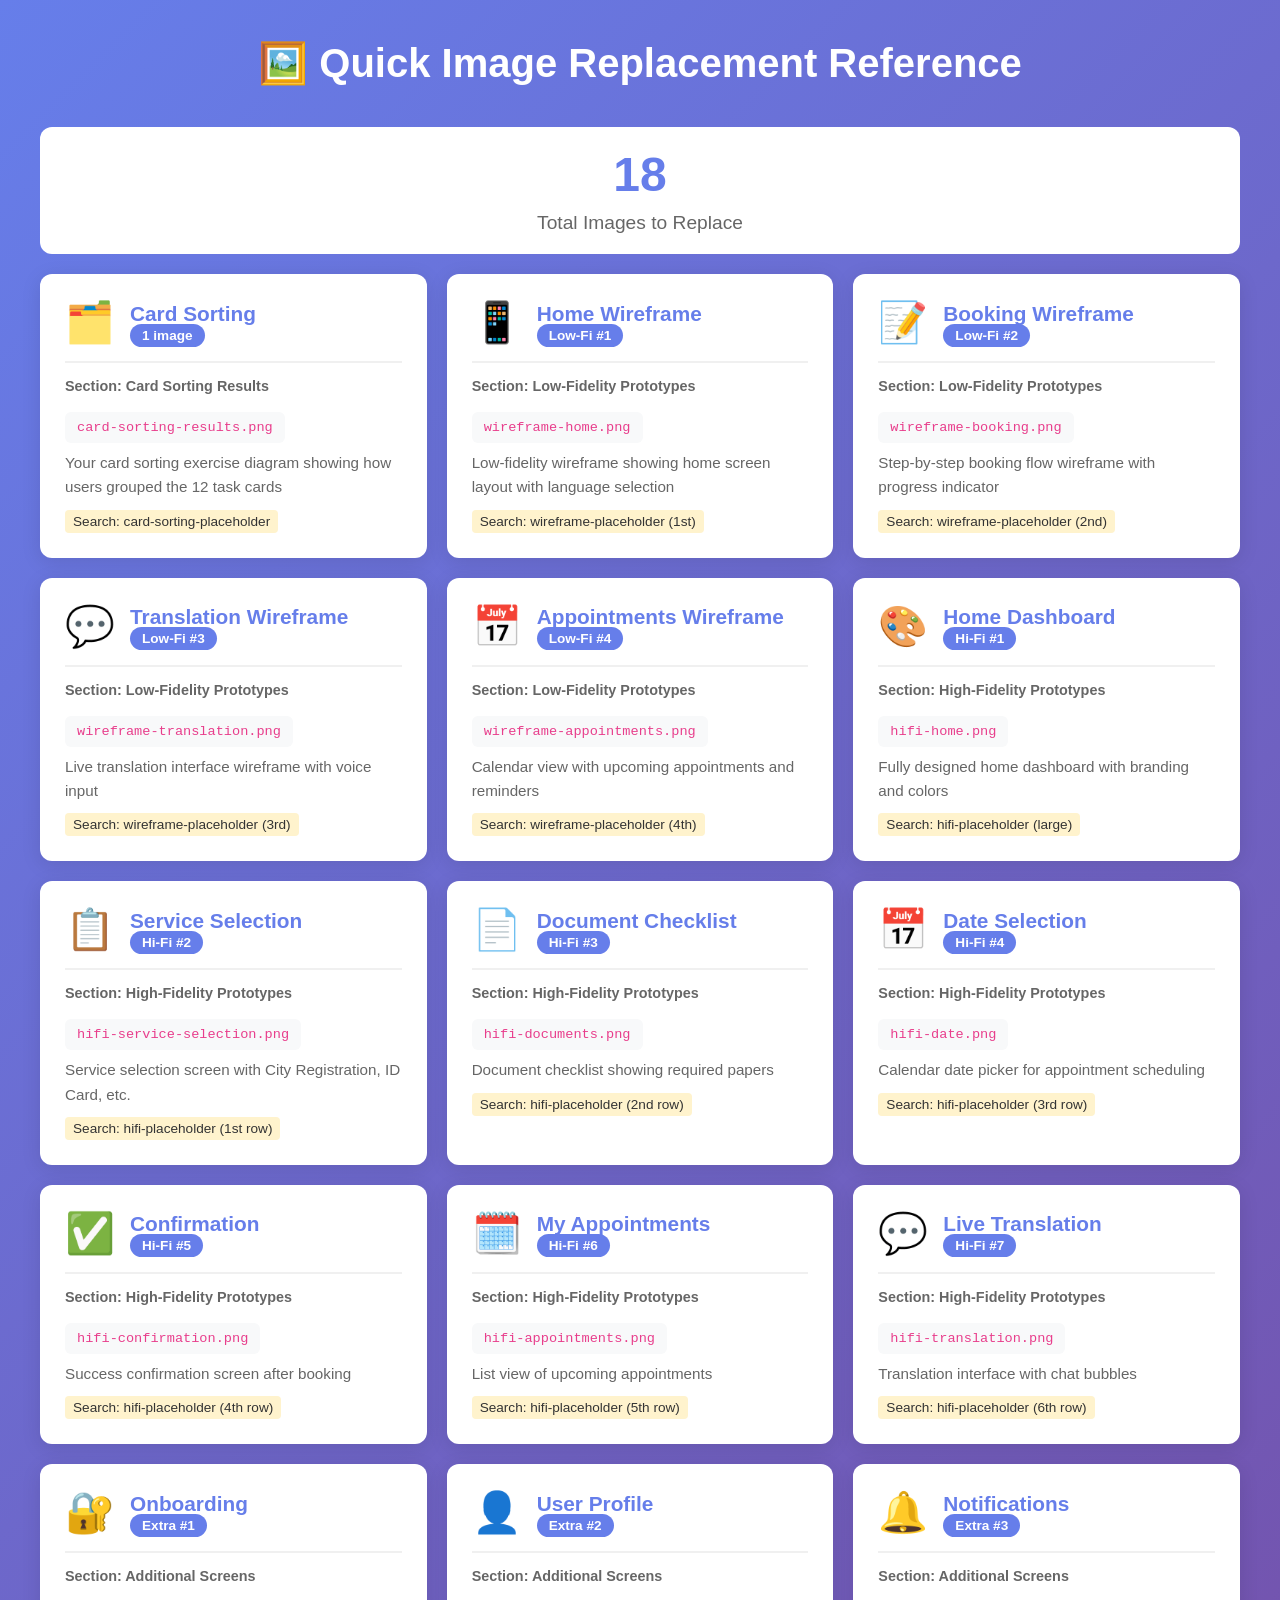
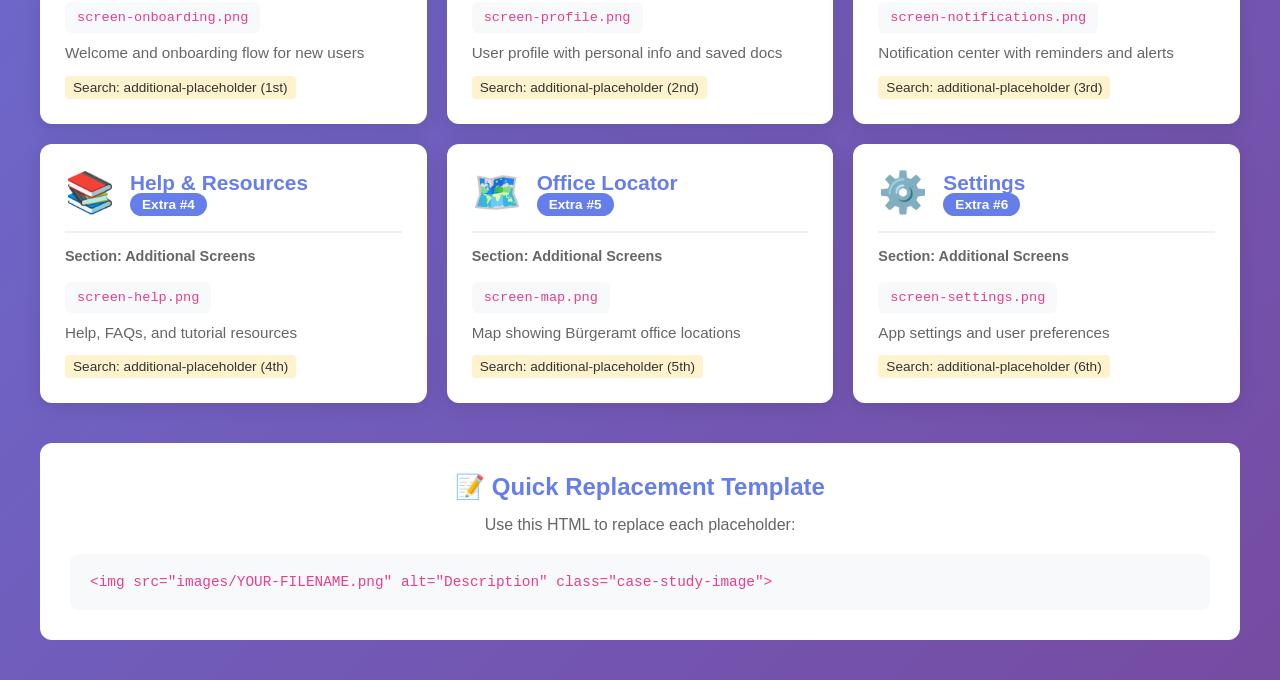
<file: image-reference.html>
<!DOCTYPE html>
<html lang="en">
<head>
    <meta charset="UTF-8">
    <meta name="viewport" content="width=device-width, initial-scale=1.0">
    <title>Quick Image Replacement Reference</title>
    <style>
        * {
            margin: 0;
            padding: 0;
            box-sizing: border-box;
        }
        body {
            font-family: -apple-system, BlinkMacSystemFont, 'Segoe UI', Roboto, Oxygen, Ubuntu, Cantarell, sans-serif;
            background: linear-gradient(135deg, #667eea 0%, #764ba2 100%);
            padding: 40px 20px;
            color: #333;
        }
        .container {
            max-width: 1200px;
            margin: 0 auto;
        }
        h1 {
            color: white;
            text-align: center;
            margin-bottom: 40px;
            font-size: 2.5rem;
        }
        .grid {
            display: grid;
            grid-template-columns: repeat(auto-fit, minmax(300px, 1fr));
            gap: 20px;
        }
        .card {
            background: white;
            border-radius: 12px;
            padding: 25px;
            box-shadow: 0 4px 20px rgba(0, 0, 0, 0.1);
            transition: transform 0.3s ease;
        }
        .card:hover {
            transform: translateY(-5px);
        }
        .card-header {
            display: flex;
            align-items: center;
            gap: 15px;
            margin-bottom: 15px;
            padding-bottom: 15px;
            border-bottom: 2px solid #f0f0f0;
        }
        .icon {
            font-size: 2.5rem;
        }
        .card-title {
            font-size: 1.3rem;
            font-weight: 700;
            color: #667eea;
        }
        .section-name {
            font-size: 0.9rem;
            color: #666;
            margin-bottom: 10px;
            font-weight: 600;
        }
        .filename {
            background: #f8f9fa;
            padding: 8px 12px;
            border-radius: 6px;
            font-family: 'Courier New', monospace;
            font-size: 0.85rem;
            color: #e83e8c;
            margin: 8px 0;
            display: inline-block;
        }
        .description {
            color: #666;
            line-height: 1.6;
            font-size: 0.95rem;
        }
        .search-term {
            background: #fff3cd;
            padding: 4px 8px;
            border-radius: 4px;
            font-size: 0.85rem;
            margin-top: 10px;
            display: inline-block;
        }
        .count {
            background: #667eea;
            color: white;
            padding: 4px 12px;
            border-radius: 20px;
            font-size: 0.85rem;
            font-weight: 700;
        }
        .section-header {
            background: white;
            border-radius: 12px;
            padding: 20px;
            margin-bottom: 20px;
            text-align: center;
        }
        .total {
            font-size: 3rem;
            font-weight: 800;
            color: #667eea;
        }
        code {
            background: #f8f9fa;
            padding: 2px 6px;
            border-radius: 3px;
            font-size: 0.9rem;
            color: #e83e8c;
        }
        @media print {
            body {
                background: white;
                padding: 20px;
            }
            h1 {
                color: #333;
            }
        }
    </style>
</head>
<body>
    <div class="container">
        <h1>🖼️ Quick Image Replacement Reference</h1>
        
        <div class="section-header">
            <div class="total">18</div>
            <p style="font-size: 1.2rem; color: #666; margin-top: 10px;">Total Images to Replace</p>
        </div>

        <div class="grid">
            <!-- Card Sorting -->
            <div class="card">
                <div class="card-header">
                    <div class="icon">🗂️</div>
                    <div>
                        <div class="card-title">Card Sorting</div>
                        <span class="count">1 image</span>
                    </div>
                </div>
                <div class="section-name">Section: Card Sorting Results</div>
                <div class="filename">card-sorting-results.png</div>
                <p class="description">Your card sorting exercise diagram showing how users grouped the 12 task cards</p>
                <div class="search-term">Search: card-sorting-placeholder</div>
            </div>

            <!-- Low-Fi 1 -->
            <div class="card">
                <div class="card-header">
                    <div class="icon">📱</div>
                    <div>
                        <div class="card-title">Home Wireframe</div>
                        <span class="count">Low-Fi #1</span>
                    </div>
                </div>
                <div class="section-name">Section: Low-Fidelity Prototypes</div>
                <div class="filename">wireframe-home.png</div>
                <p class="description">Low-fidelity wireframe showing home screen layout with language selection</p>
                <div class="search-term">Search: wireframe-placeholder (1st)</div>
            </div>

            <!-- Low-Fi 2 -->
            <div class="card">
                <div class="card-header">
                    <div class="icon">📝</div>
                    <div>
                        <div class="card-title">Booking Wireframe</div>
                        <span class="count">Low-Fi #2</span>
                    </div>
                </div>
                <div class="section-name">Section: Low-Fidelity Prototypes</div>
                <div class="filename">wireframe-booking.png</div>
                <p class="description">Step-by-step booking flow wireframe with progress indicator</p>
                <div class="search-term">Search: wireframe-placeholder (2nd)</div>
            </div>

            <!-- Low-Fi 3 -->
            <div class="card">
                <div class="card-header">
                    <div class="icon">💬</div>
                    <div>
                        <div class="card-title">Translation Wireframe</div>
                        <span class="count">Low-Fi #3</span>
                    </div>
                </div>
                <div class="section-name">Section: Low-Fidelity Prototypes</div>
                <div class="filename">wireframe-translation.png</div>
                <p class="description">Live translation interface wireframe with voice input</p>
                <div class="search-term">Search: wireframe-placeholder (3rd)</div>
            </div>

            <!-- Low-Fi 4 -->
            <div class="card">
                <div class="card-header">
                    <div class="icon">📅</div>
                    <div>
                        <div class="card-title">Appointments Wireframe</div>
                        <span class="count">Low-Fi #4</span>
                    </div>
                </div>
                <div class="section-name">Section: Low-Fidelity Prototypes</div>
                <div class="filename">wireframe-appointments.png</div>
                <p class="description">Calendar view with upcoming appointments and reminders</p>
                <div class="search-term">Search: wireframe-placeholder (4th)</div>
            </div>

            <!-- Hi-Fi 1 -->
            <div class="card">
                <div class="card-header">
                    <div class="icon">🎨</div>
                    <div>
                        <div class="card-title">Home Dashboard</div>
                        <span class="count">Hi-Fi #1</span>
                    </div>
                </div>
                <div class="section-name">Section: High-Fidelity Prototypes</div>
                <div class="filename">hifi-home.png</div>
                <p class="description">Fully designed home dashboard with branding and colors</p>
                <div class="search-term">Search: hifi-placeholder (large)</div>
            </div>

            <!-- Hi-Fi 2 -->
            <div class="card">
                <div class="card-header">
                    <div class="icon">📋</div>
                    <div>
                        <div class="card-title">Service Selection</div>
                        <span class="count">Hi-Fi #2</span>
                    </div>
                </div>
                <div class="section-name">Section: High-Fidelity Prototypes</div>
                <div class="filename">hifi-service-selection.png</div>
                <p class="description">Service selection screen with City Registration, ID Card, etc.</p>
                <div class="search-term">Search: hifi-placeholder (1st row)</div>
            </div>

            <!-- Hi-Fi 3 -->
            <div class="card">
                <div class="card-header">
                    <div class="icon">📄</div>
                    <div>
                        <div class="card-title">Document Checklist</div>
                        <span class="count">Hi-Fi #3</span>
                    </div>
                </div>
                <div class="section-name">Section: High-Fidelity Prototypes</div>
                <div class="filename">hifi-documents.png</div>
                <p class="description">Document checklist showing required papers</p>
                <div class="search-term">Search: hifi-placeholder (2nd row)</div>
            </div>

            <!-- Hi-Fi 4 -->
            <div class="card">
                <div class="card-header">
                    <div class="icon">📅</div>
                    <div>
                        <div class="card-title">Date Selection</div>
                        <span class="count">Hi-Fi #4</span>
                    </div>
                </div>
                <div class="section-name">Section: High-Fidelity Prototypes</div>
                <div class="filename">hifi-date.png</div>
                <p class="description">Calendar date picker for appointment scheduling</p>
                <div class="search-term">Search: hifi-placeholder (3rd row)</div>
            </div>

            <!-- Hi-Fi 5 -->
            <div class="card">
                <div class="card-header">
                    <div class="icon">✅</div>
                    <div>
                        <div class="card-title">Confirmation</div>
                        <span class="count">Hi-Fi #5</span>
                    </div>
                </div>
                <div class="section-name">Section: High-Fidelity Prototypes</div>
                <div class="filename">hifi-confirmation.png</div>
                <p class="description">Success confirmation screen after booking</p>
                <div class="search-term">Search: hifi-placeholder (4th row)</div>
            </div>

            <!-- Hi-Fi 6 -->
            <div class="card">
                <div class="card-header">
                    <div class="icon">🗓️</div>
                    <div>
                        <div class="card-title">My Appointments</div>
                        <span class="count">Hi-Fi #6</span>
                    </div>
                </div>
                <div class="section-name">Section: High-Fidelity Prototypes</div>
                <div class="filename">hifi-appointments.png</div>
                <p class="description">List view of upcoming appointments</p>
                <div class="search-term">Search: hifi-placeholder (5th row)</div>
            </div>

            <!-- Hi-Fi 7 -->
            <div class="card">
                <div class="card-header">
                    <div class="icon">💬</div>
                    <div>
                        <div class="card-title">Live Translation</div>
                        <span class="count">Hi-Fi #7</span>
                    </div>
                </div>
                <div class="section-name">Section: High-Fidelity Prototypes</div>
                <div class="filename">hifi-translation.png</div>
                <p class="description">Translation interface with chat bubbles</p>
                <div class="search-term">Search: hifi-placeholder (6th row)</div>
            </div>

            <!-- Additional 1 -->
            <div class="card">
                <div class="card-header">
                    <div class="icon">🔐</div>
                    <div>
                        <div class="card-title">Onboarding</div>
                        <span class="count">Extra #1</span>
                    </div>
                </div>
                <div class="section-name">Section: Additional Screens</div>
                <div class="filename">screen-onboarding.png</div>
                <p class="description">Welcome and onboarding flow for new users</p>
                <div class="search-term">Search: additional-placeholder (1st)</div>
            </div>

            <!-- Additional 2 -->
            <div class="card">
                <div class="card-header">
                    <div class="icon">👤</div>
                    <div>
                        <div class="card-title">User Profile</div>
                        <span class="count">Extra #2</span>
                    </div>
                </div>
                <div class="section-name">Section: Additional Screens</div>
                <div class="filename">screen-profile.png</div>
                <p class="description">User profile with personal info and saved docs</p>
                <div class="search-term">Search: additional-placeholder (2nd)</div>
            </div>

            <!-- Additional 3 -->
            <div class="card">
                <div class="card-header">
                    <div class="icon">🔔</div>
                    <div>
                        <div class="card-title">Notifications</div>
                        <span class="count">Extra #3</span>
                    </div>
                </div>
                <div class="section-name">Section: Additional Screens</div>
                <div class="filename">screen-notifications.png</div>
                <p class="description">Notification center with reminders and alerts</p>
                <div class="search-term">Search: additional-placeholder (3rd)</div>
            </div>

            <!-- Additional 4 -->
            <div class="card">
                <div class="card-header">
                    <div class="icon">📚</div>
                    <div>
                        <div class="card-title">Help & Resources</div>
                        <span class="count">Extra #4</span>
                    </div>
                </div>
                <div class="section-name">Section: Additional Screens</div>
                <div class="filename">screen-help.png</div>
                <p class="description">Help, FAQs, and tutorial resources</p>
                <div class="search-term">Search: additional-placeholder (4th)</div>
            </div>

            <!-- Additional 5 -->
            <div class="card">
                <div class="card-header">
                    <div class="icon">🗺️</div>
                    <div>
                        <div class="card-title">Office Locator</div>
                        <span class="count">Extra #5</span>
                    </div>
                </div>
                <div class="section-name">Section: Additional Screens</div>
                <div class="filename">screen-map.png</div>
                <p class="description">Map showing Bürgeramt office locations</p>
                <div class="search-term">Search: additional-placeholder (5th)</div>
            </div>

            <!-- Additional 6 -->
            <div class="card">
                <div class="card-header">
                    <div class="icon">⚙️</div>
                    <div>
                        <div class="card-title">Settings</div>
                        <span class="count">Extra #6</span>
                    </div>
                </div>
                <div class="section-name">Section: Additional Screens</div>
                <div class="filename">screen-settings.png</div>
                <p class="description">App settings and user preferences</p>
                <div class="search-term">Search: additional-placeholder (6th)</div>
            </div>
        </div>

        <div style="background: white; border-radius: 12px; padding: 30px; margin-top: 40px; text-align: center;">
            <h2 style="color: #667eea; margin-bottom: 15px;">📝 Quick Replacement Template</h2>
            <p style="color: #666; margin-bottom: 20px;">Use this HTML to replace each placeholder:</p>
            <code style="display: block; padding: 20px; background: #f8f9fa; border-radius: 8px; text-align: left;">
                &lt;img src="images/YOUR-FILENAME.png" alt="Description" class="case-study-image"&gt;
            </code>
        </div>
    </div>
</body>
</html>
</file>
<file: case-study.css>
/* ========================================
   Global Styles & Reset
   ======================================== */
* {
    margin: 0;
    padding: 0;
    box-sizing: border-box;
}

:root {
    --primary-color: #2563EB;
    --secondary-color: #1E40AF;
    --accent-color: #60A5FA;
    --text-dark: #0F172A;
    --text-light: #64748B;
    --bg-light: #F8FAFC;
    --bg-white: #ffffff;
    --bg-glass: rgba(255, 255, 255, 0.8);
    --border-color: #E2E8F0;
    --shadow-sm: 0 4px 6px -1px rgba(0, 0, 0, 0.05), 0 2px 4px -1px rgba(0, 0, 0, 0.03);
    --shadow-md: 0 10px 15px -3px rgba(0, 0, 0, 0.05), 0 4px 6px -2px rgba(0, 0, 0, 0.025);
    --shadow-lg: 0 20px 25px -5px rgba(0, 0, 0, 0.05), 0 10px 10px -5px rgba(0, 0, 0, 0.02);
    --shadow-glow: 0 0 20px rgba(37, 99, 235, 0.15);
    --gradient-primary: linear-gradient(135deg, #2563EB 0%, #1D4ED8 100%);
    --gradient-text: linear-gradient(135deg, #1E293B 0%, #3B82F6 100%);
    --transition-smooth: all 0.4s cubic-bezier(0.4, 0, 0.2, 1);
}

html {
    scroll-behavior: smooth;
}

body {
    font-family: 'Inter', -apple-system, BlinkMacSystemFont, 'Segoe UI', Roboto, Oxygen, Ubuntu, Cantarell, sans-serif;
    line-height: 1.7;
    color: var(--text-dark);
    background-color: var(--bg-white);
    overflow-x: hidden;
    -webkit-font-smoothing: antialiased;
    -moz-osx-font-smoothing: grayscale;
}

/* ========================================
   Container & Layout
   ======================================== */
.container {
    max-width: 1200px;
    margin: 0 auto;
    padding: 0 20px;
}

.section {
    padding: 80px 0;
    position: relative;
}

.section:nth-child(even) {
    background-color: var(--bg-light);
}

/* ========================================
   Typography
   ======================================== */
.main-title {
    font-size: clamp(3rem, 8vw, 5rem);
    font-weight: 800;
    background: linear-gradient(135deg, var(--primary-color), var(--secondary-color));
    -webkit-background-clip: text;
    -webkit-text-fill-color: transparent;
    background-clip: text;
    margin-bottom: 20px;
    letter-spacing: -2px;
}

.subtitle {
    font-size: clamp(1.2rem, 3vw, 1.8rem);
    color: var(--text-light);
    font-weight: 400;
    margin-bottom: 30px;
}

.section-title {
    font-size: clamp(2rem, 5vw, 3rem);
    font-weight: 700;
    color: var(--text-dark);
    margin-bottom: 20px;
    position: relative;
    display: inline-block;
}

.section-title::after {
    content: '';
    position: absolute;
    bottom: -10px;
    left: 0;
    width: 60px;
    height: 4px;
    background: linear-gradient(90deg, var(--primary-color), var(--accent-color));
    border-radius: 2px;
}

.section-subtitle {
    font-size: 1.2rem;
    color: var(--text-light);
    margin-bottom: 40px;
}

.large-text {
    font-size: 1.4rem;
    line-height: 1.8;
    color: var(--text-dark);
    margin-bottom: 40px;
    font-weight: 500;
}

/* ========================================
   Hero Section
   ======================================== */
.hero {
    min-height: 90vh;
    display: flex;
    align-items: center;
    justify-content: center;
    background: linear-gradient(rgba(255, 255, 255, 0.9), rgba(255, 255, 255, 0.7)), url('Images/Burgeramt.jpg');
    background-size: cover;
    background-position: center;
    background-attachment: fixed;
    position: relative;
    overflow: hidden;
}

.hero::before {
    content: '';
    position: absolute;
    width: 100%;
    height: 100%;
    background: 
        radial-gradient(circle at 10% 10%, rgba(37, 99, 235, 0.1) 0%, transparent 40%),
        radial-gradient(circle at 90% 90%, rgba(59, 130, 246, 0.1) 0%, transparent 40%);
    z-index: 0;
    pointer-events: none;
}

.hero-content {
    text-align: center;
    position: relative;
    z-index: 1;
    max-width: 900px;
    padding: 0 20px;
}

.main-title {
    font-size: clamp(3.5rem, 8vw, 6rem);
    font-weight: 800;
    background: var(--gradient-text);
    -webkit-background-clip: text;
    -webkit-text-fill-color: transparent;
    background-clip: text;
    margin-bottom: 24px;
    letter-spacing: -0.03em;
    line-height: 1.1;
    animation: fadeInUp 0.8s ease-out forwards;
}

.subtitle {
    font-size: clamp(1.25rem, 3vw, 1.75rem);
    color: var(--text-light);
    font-weight: 400;
    margin-bottom: 40px;
    max-width: 700px;
    margin-left: auto;
    margin-right: auto;
    animation: fadeInUp 0.8s ease-out 0.2s forwards;
    opacity: 0;
}

.hero-meta {
    display: flex;
    align-items: center;
    justify-content: center;
    gap: 12px;
    flex-wrap: wrap;
    font-size: 0.95rem;
    color: var(--text-light);
    animation: fadeInUp 0.8s ease-out 0.4s forwards;
    opacity: 0;
}

.meta-item {
    padding: 8px 20px;
    background: rgba(255, 255, 255, 0.8);
    border: 1px solid rgba(226, 232, 240, 0.8);
    border-radius: 100px;
    backdrop-filter: blur(8px);
    font-weight: 500;
    box-shadow: var(--shadow-sm);
    transition: var(--transition-smooth);
}

.meta-item:hover {
    transform: translateY(-2px);
    box-shadow: var(--shadow-md);
    border-color: var(--primary-color);
    color: var(--primary-color);
}

.meta-divider {
    color: #CBD5E1;
    font-size: 0.8rem;
}

.hero-tools {
    margin-top: 30px;
    display: flex;
    justify-content: center;
    gap: 15px;
    animation: fadeInUp 0.8s ease-out 0.6s forwards;
    opacity: 0;
}

.tool-badge {
    padding: 6px 16px;
    background: #F1F5F9;
    border-radius: 8px;
    font-size: 0.9rem;
    color: var(--text-light);
    font-weight: 500;
}

/* ========================================
   Overview Section
   ======================================== */
.section-header {
    text-align: center;
    margin-bottom: 60px;
}

/* Hero row: Problem + Goal side by side */
.overview-hero-row {
    display: grid;
    grid-template-columns: 1fr 1fr;
    gap: 24px;
    margin-top: 40px;
}

/* Support row: Role + Timeline */
.overview-support-row {
    display: grid;
    grid-template-columns: 1fr 1fr;
    gap: 24px;
    margin-top: 24px;
}

/* ---- Base card ---- */
.overview-card {
    padding: 40px 36px;
    border-radius: 20px;
    transition: var(--transition-smooth);
    position: relative;
    overflow: hidden;
}

/* ---- Hero cards: Problem & Goal ---- */
.overview-card--problem,
.overview-card--goal {
    padding: 48px 44px;
    border-radius: 24px;
}

/* Problem — deep crimson */
.overview-card--problem {
    background: linear-gradient(140deg, #1a0014 0%, #4a0020 60%, #7f1535 100%);
    box-shadow: 0 20px 60px rgba(127, 21, 53, 0.35), 0 4px 16px rgba(0,0,0,0.2);
    color: #fff;
}

.overview-card--problem:hover {
    transform: translateY(-6px);
    box-shadow: 0 28px 72px rgba(127, 21, 53, 0.45), 0 8px 24px rgba(0,0,0,0.25);
}

/* Goal — deep navy blue */
.overview-card--goal {
    background: linear-gradient(140deg, #020c1b 0%, #0d2a6b 60%, #1a4fc4 100%);
    box-shadow: 0 20px 60px rgba(26, 79, 196, 0.35), 0 4px 16px rgba(0,0,0,0.2);
    color: #fff;
}

.overview-card--goal:hover {
    transform: translateY(-6px);
    box-shadow: 0 28px 72px rgba(26, 79, 196, 0.45), 0 8px 24px rgba(0,0,0,0.25);
}

/* Eyebrow label */
.overview-eyebrow {
    display: inline-block;
    font-size: 0.7rem;
    font-weight: 700;
    letter-spacing: 0.14em;
    text-transform: uppercase;
    padding: 4px 12px;
    border-radius: 20px;
    margin-bottom: 24px;
    opacity: 0.85;
}

.overview-card--problem .overview-eyebrow {
    background: rgba(255, 100, 100, 0.15);
    color: #ffacb4;
    border: 1px solid rgba(255, 100, 100, 0.25);
}

.overview-card--goal .overview-eyebrow {
    background: rgba(96, 165, 250, 0.15);
    color: #93c5fd;
    border: 1px solid rgba(96, 165, 250, 0.25);
}

/* Large decorative character */
.overview-card-decor {
    position: absolute;
    bottom: -10px;
    right: 24px;
    font-size: 9rem;
    font-weight: 900;
    line-height: 1;
    opacity: 0.06;
    pointer-events: none;
    user-select: none;
    color: #fff;
}

/* Hero card icon */
.overview-card--problem .overview-icon,
.overview-card--goal .overview-icon {
    background: rgba(255, 255, 255, 0.1);
    color: rgba(255, 255, 255, 0.85);
    border: 1px solid rgba(255, 255, 255, 0.15);
}

/* ---- Support cards: Role & Timeline ---- */
.overview-card--role,
.overview-card--timeline {
    background: #ffffff;
    border: 1px solid var(--border-color);
    box-shadow: 0 2px 12px rgba(0, 0, 0, 0.06);
}

.overview-card--role   { border-left: 5px solid #8B5CF6; }
.overview-card--timeline { border-left: 5px solid #10B981; }

.overview-card--role:hover,
.overview-card--timeline:hover {
    transform: translateY(-4px);
    box-shadow: 0 12px 28px rgba(0, 0, 0, 0.09);
}

/* Icon container */
.overview-icon {
    width: 48px;
    height: 48px;
    border-radius: 14px;
    display: flex;
    align-items: center;
    justify-content: center;
    margin-bottom: 20px;
}

.overview-icon svg {
    width: 24px;
    height: 24px;
}

.overview-card--role    .overview-icon { background: #F5F3FF; color: #8B5CF6; }
.overview-card--timeline .overview-icon { background: #ECFDF5; color: #10B981; }

.overview-card h3 {
    color: var(--text-dark);
    font-size: 1.15rem;
    margin-bottom: 12px;
    font-weight: 700;
    letter-spacing: -0.01em;
}

.overview-card p {
    color: var(--text-light);
    line-height: 1.7;
    font-size: 0.975rem;
}

/* Hero card heading — must come after generic rules to win */
.overview-card--problem h3,
.overview-card--goal h3 {
    font-size: 1.45rem;
    color: #ffffff;
    margin-bottom: 14px;
    font-weight: 800;
    letter-spacing: -0.02em;
}

/* Hero card paragraph */
.overview-card--problem p,
.overview-card--goal p {
    color: #ffffff;
    font-size: 1rem;
    line-height: 1.75;
}

.overview-badge {
    display: inline-block;
    margin-top: 16px;
    padding: 4px 14px;
    background: #ECFDF5;
    color: #065F46;
    font-size: 0.8rem;
    font-weight: 600;
    border-radius: 20px;
    letter-spacing: 0.02em;
}

/* Responsive */
@media (max-width: 768px) {
    .overview-hero-row,
    .overview-support-row {
        grid-template-columns: 1fr;
    }
}

/* ========================================
   Process Timeline
   ======================================== */
.process-timeline {
    display: flex;
    justify-content: space-between;
    align-items: flex-start;
    margin-top: 60px;
    position: relative;
    padding: 40px 0;
    gap: 20px;
}

.process-timeline::before {
    content: '';
    position: absolute;
    top: 70px;
    left: 50px;
    right: 50px;
    height: 2px;
    background: #E2E8F0;
    z-index: 0;
    display: none; /* Hidden on mobile, shown on desktop via media query */
}

@media (min-width: 768px) {
    .process-timeline::before {
        display: block;
    }
    .process-arrow {
        display: none;
    }
}

.process-step {
    position: relative;
    z-index: 1;
    text-align: center;
    flex: 1;
    min-width: 140px;
    transition: var(--transition-smooth);
}

.process-step:hover {
    transform: translateY(-5px);
}

.process-icon {
    width: 60px;
    height: 60px;
    background: #ffffff;
    border: 2px solid #E2E8F0;
    border-radius: 50%;
    display: flex;
    align-items: center;
    justify-content: center;
    font-size: 1.5rem;
    margin: 0 auto 20px;
    box-shadow: var(--shadow-sm);
    transition: var(--transition-smooth);
}

.process-step:hover .process-icon {
    border-color: var(--primary-color);
    box-shadow: var(--shadow-glow);
    transform: scale(1.1);
}

.process-step h3 {
    font-size: 1.1rem;
    font-weight: 700;
    margin-bottom: 8px;
    color: var(--text-dark);
}

.process-step p {
    font-size: 0.9rem;
    color: var(--text-light);
}

.process-arrow {
    display: flex;
    align-items: center;
    justify-content: center;
    font-size: 1.5rem;
    color: var(--text-light);
    padding-top: 20px;
}

/* ========================================
   Problem Section
   ======================================== */
.content-wrapper {
    max-width: 900px;
    margin: 0 auto;
}

.stats-grid {
    display: grid;
    grid-template-columns: repeat(auto-fit, minmax(200px, 1fr));
    gap: 40px;
    margin-top: 50px;
}

.stat-item {
    text-align: center;
}

.stat-number {
    font-size: 4rem;
    font-weight: 800;
    background: linear-gradient(135deg, var(--primary-color), var(--accent-color));
    -webkit-background-clip: text;
    -webkit-text-fill-color: transparent;
    background-clip: text;
    margin-bottom: 10px;
    line-height: 1;
}

.stat-item p {
    color: var(--text-light);
    font-size: 1rem;
}

/* ========================================
   Research Section
   ======================================== */
.research-content {
    display: grid;
    grid-template-columns: 1fr 1.5fr;
    gap: 80px;
    margin-top: 60px;
    align-items: start;
}

.method-list {
    list-style: none;
    padding-left: 0;
}

.method-list li {
    padding: 16px 24px;
    margin-bottom: 12px;
    background: #ffffff;
    border-radius: 12px;
    border: 1px solid #F1F5F9;
    color: var(--text-dark);
    font-size: 1rem;
    display: flex;
    align-items: center;
    gap: 12px;
    transition: var(--transition-smooth);
}

.method-list li:hover {
    transform: translateX(5px);
    border-color: var(--primary-color);
    box-shadow: var(--shadow-sm);
}

.method-list li::before {
    content: '✓';
    color: var(--primary-color);
    font-weight: bold;
    font-size: 1.1rem;
    background: rgba(37, 99, 235, 0.1);
    width: 24px;
    height: 24px;
    display: flex;
    align-items: center;
    justify-content: center;
    border-radius: 50%;
    flex-shrink: 0;
}

.findings-grid {
    display: grid;
    grid-template-columns: repeat(auto-fit, minmax(220px, 1fr));
    gap: 25px;
}

.finding-card {
    background: #ffffff;
    padding: 30px;
    border-radius: 20px;
    box-shadow: var(--shadow-sm);
    transition: var(--transition-smooth);
    border: 1px solid #F1F5F9;
    text-align: center;
}

.finding-card:hover {
    transform: translateY(-8px);
    box-shadow: var(--shadow-lg);
    border-color: rgba(37, 99, 235, 0.2);
}

.finding-icon {
    font-size: 2.5rem;
    margin-bottom: 20px;
    background: linear-gradient(135deg, #F8FAFC 0%, #F1F5F9 100%);
    width: 80px;
    height: 80px;
    display: flex;
    align-items: center;
    justify-content: center;
    border-radius: 50%;
    margin-left: auto;
    margin-right: auto;
    color: var(--primary-color);
}

.finding-card h4 {
    color: var(--text-dark);
    font-size: 1.1rem;
    margin-bottom: 10px;
    font-weight: 600;
}

.stat-big {
    font-size: 2.5rem;
    font-weight: 800;
    background: var(--gradient-text);
    -webkit-background-clip: text;
    -webkit-text-fill-color: transparent;
    background-clip: text;
}

.finding-card p {
    color: var(--text-light);
    font-size: 0.95rem;
    line-height: 1.6;
}

/* Stats Card Specifics */
.stats-card .finding-icon {
    width: auto;
    height: auto;
    background: none;
    border-radius: 0;
    display: block;
    margin-bottom: 10px;
    padding: 10px 0;
}

.stats-card .stat-big {
    font-size: 3.5rem;
    line-height: 1.2;
    padding: 10px;
    margin: 0;
    background: var(--gradient-text);
    -webkit-background-clip: text;
    -webkit-text-fill-color: transparent;
    background-clip: text;
    display: inline-block;
}

/* ========================================
   Personas Section
   ======================================== */
.personas-grid {
    display: grid;
    grid-template-columns: repeat(auto-fit, minmax(400px, 1fr));
    gap: 40px;
    margin-top: 40px;
}

.persona-card {
    background: #ffffff;
    border-radius: 24px;
    padding: 40px;
    box-shadow: var(--shadow-sm);
    transition: var(--transition-smooth);
    border: 1px solid #F1F5F9;
    position: relative;
    overflow: hidden;
}

.persona-card::after {
    content: '';
    position: absolute;
    top: 0;
    left: 0;
    width: 100%;
    height: 6px;
    background: linear-gradient(90deg, var(--primary-color), var(--accent-color));
}

.persona-card:hover {
    transform: translateY(-10px);
    box-shadow: var(--shadow-lg);
}

.persona-header {
    display: flex;
    align-items: center;
    gap: 24px;
    margin-bottom: 30px;
    padding-bottom: 24px;
    border-bottom: 1px solid #F1F5F9;
}

.persona-avatar {
    font-size: 3.5rem;
    width: 90px;
    height: 90px;
    display: flex;
    align-items: center;
    justify-content: center;
    background: linear-gradient(135deg, #EFF6FF, #DBEAFE);
    border-radius: 50%;
    color: var(--primary-color);
    box-shadow: inset 0 2px 4px rgba(255,255,255,0.5);
}

.persona-info h3 {
    color: var(--text-dark);
    font-size: 1.5rem;
    font-weight: 700;
    margin-bottom: 4px;
}

.persona-subtitle {
    color: var(--text-light);
    font-size: 1rem;
    font-weight: 500;
}

.persona-details {
    display: grid;
    gap: 30px;
}

.detail-section h4 {
    color: var(--primary-color);
    font-size: 0.9rem;
    text-transform: uppercase;
    letter-spacing: 0.05em;
    margin-bottom: 16px;
    font-weight: 700;
}

.detail-section ul {
    list-style: none;
    padding-left: 0;
}

.detail-section li {
    padding: 8px 0;
    padding-left: 20px;
    position: relative;
    color: var(--text-dark);
    font-size: 0.95rem;
    line-height: 1.6;
}

.detail-section li::before {
    content: '';
    position: absolute;
    left: 0;
    top: 16px;
    width: 6px;
    height: 6px;
    background: var(--accent-color);
    border-radius: 50%;
}

/* ========================================
   Journey Map
   ======================================== */
.journey-timeline {
    display: grid;
    grid-template-columns: repeat(auto-fit, minmax(200px, 1fr));
    gap: 20px;
    margin-top: 60px;
    position: relative;
}

.journey-step {
    background: #ffffff;
    padding: 30px 20px;
    border-radius: 16px;
    box-shadow: var(--shadow-sm);
    text-align: center;
    transition: var(--transition-smooth);
    position: relative;
    border: 1px solid #F1F5F9;
    z-index: 1;
}

.journey-step:hover {
    transform: translateY(-10px);
    box-shadow: var(--shadow-md);
    border-color: rgba(37, 99, 235, 0.2);
}

.step-number {
    width: 40px;
    height: 40px;
    background: var(--bg-light);
    color: var(--text-light);
    border-radius: 50%;
    display: flex;
    align-items: center;
    justify-content: center;
    font-size: 1rem;
    font-weight: 700;
    margin: 0 auto 20px;
    transition: var(--transition-smooth);
}

.journey-step:hover .step-number {
    background: var(--primary-color);
    color: white;
    transform: scale(1.1);
}

.journey-step h4 {
    color: var(--text-dark);
    font-size: 1.1rem;
    margin-bottom: 12px;
    font-weight: 700;
}

.journey-step p {
    color: var(--text-light);
    font-size: 0.9rem;
    line-height: 1.6;
    margin-bottom: 20px;
}

.emotion {
    display: inline-flex;
    align-items: center;
    gap: 6px;
    padding: 6px 12px;
    border-radius: 100px;
    font-size: 0.85rem;
    font-weight: 600;
    margin-top: auto;
}

.emotion.positive {
    background: #DCFCE7;
    color: #166534;
}

.emotion.neutral {
    background: #FEF3C7;
    color: #92400E;
}

.emotion.negative {
    background: #FEE2E2;
    color: #991B1B;
}

/* ========================================
   Wireframes Section
   ======================================== */
.wireframe-grid {
    display: grid;
    grid-template-columns: repeat(auto-fit, minmax(300px, 1fr));
    gap: 40px;
    margin-top: 60px;
}

.wireframe-box {
    background: #ffffff;
    padding: 20px;
    border-radius: 20px;
    box-shadow: var(--shadow-sm);
    transition: var(--transition-smooth);
    border: 1px solid #F1F5F9;
}

.wireframe-box:hover {
    transform: translateY(-8px);
    box-shadow: var(--shadow-lg);
}

.wireframe-placeholder {
    background: #F8FAFC;
    border: 2px dashed #CBD5E1;
    border-radius: 12px;
    padding: 40px 20px;
    min-height: 400px;
    position: relative;
    overflow: hidden;
}

.wireframe-placeholder::before {
    content: '';
    position: absolute;
    top: 0;
    left: 0;
    width: 100%;
    height: 100%;
    background-image: 
        linear-gradient(#E2E8F0 1px, transparent 1px),
        linear-gradient(90deg, #E2E8F0 1px, transparent 1px);
    background-size: 20px 20px;
    opacity: 0.5;
    z-index: 0;
}

.wireframe-placeholder h4 {
    text-align: center;
    color: var(--text-light);
    margin-bottom: 30px;
    font-size: 1rem;
    font-weight: 600;
    text-transform: uppercase;
    letter-spacing: 0.05em;
    position: relative;
    z-index: 1;
    background: #F8FAFC;
    display: inline-block;
    padding: 0 10px;
    left: 50%;
    transform: translateX(-50%);
}

.wireframe-elements {
    display: flex;
    flex-direction: column;
    gap: 15px;
    position: relative;
    z-index: 1;
    max-width: 280px;
    margin: 0 auto;
}

.wire-header {
    height: 50px;
    background: #E2E8F0;
    border-radius: 8px;
}

.wire-cards {
    display: flex;
    flex-direction: column;
    gap: 12px;
}

.wire-card {
    height: 100px;
    background: #ffffff;
    border: 2px solid #E2E8F0;
    border-radius: 8px;
}

.wire-list {
    display: flex;
    flex-direction: column;
    gap: 10px;
}

.wire-item {
    height: 60px;
    background: #ffffff;
    border: 2px solid #E2E8F0;
    border-radius: 8px;
}

.wire-nav {
    height: 60px;
    background: #E2E8F0;
    border-radius: 8px;
    margin-top: auto;
}

/* ========================================
   Final Designs Section
   ======================================== */
.designs-showcase {
    margin-top: 80px;
}

.design-feature {
    display: grid;
    grid-template-columns: 1fr 1fr;
    gap: 80px;
    align-items: center;
    margin-bottom: 120px;
}

.design-feature.reverse {
    direction: rtl;
}

.design-feature.reverse > * {
    direction: ltr;
}

.phone-mockup {
    perspective: 1500px;
    transform-style: preserve-3d;
}

.phone-screen {
    width: 300px;
    height: 600px;
    background: #000000;
    border-radius: 45px;
    padding: 12px;
    box-shadow: 
        0 50px 100px -20px rgba(50, 50, 93, 0.25),
        0 30px 60px -30px rgba(0, 0, 0, 0.3),
        inset 0 -2px 6px rgba(255, 255, 255, 0.2);
    position: relative;
    margin: 0 auto;
    transition: transform 0.6s cubic-bezier(0.23, 1, 0.32, 1);
    border: 4px solid #2d2d2d;
}

.phone-mockup:hover .phone-screen {
    transform: rotateY(-5deg) rotateX(5deg) translateY(-10px);
    box-shadow: 
        20px 50px 100px -20px rgba(50, 50, 93, 0.3),
        10px 30px 60px -30px rgba(0, 0, 0, 0.4);
}

.screen-content {
    width: 100%;
    height: 100%;
    background: #ffffff;
    border-radius: 32px;
    overflow: hidden;
    position: relative;
}

.screen-content img {
    width: 100%;
    height: 100%;
    object-fit: cover;
    border-radius: 32px;
    display: block;
}

/* ========================================
   Features Section
   ======================================== */
.features-grid {
    display: flex;
    flex-wrap: wrap;
    justify-content: center;
    gap: 24px;
    margin-top: 40px;
}

.feature-card {
    flex: 0 0 calc(33.333% - 16px);
    min-width: 260px;
    max-width: 360px;
    background: #ffffff;
    padding: 35px;
    border-radius: 20px;
    box-shadow: 0 10px 25px -5px rgba(0, 0, 0, 0.1), 0 8px 10px -6px rgba(0, 0, 0, 0.1);
    transition: var(--transition-smooth);
    border: 1px solid #E2E8F0;
    position: relative;
    overflow: hidden;
    display: flex;
    flex-direction: column;
    align-items: flex-start;
    text-align: left;
    height: 100%;
}

.feature-card:hover {
    transform: translateY(-8px);
    box-shadow: 0 20px 25px -5px rgba(0, 0, 0, 0.1), 0 10px 10px -5px rgba(0, 0, 0, 0.04);
    border-color: var(--primary-color);
}

.feature-card::before {
    content: '';
    position: absolute;
    top: 0;
    left: 0;
    width: 4px;
    height: 100%;
    background: linear-gradient(to bottom, var(--primary-color), var(--accent-color));
    opacity: 0;
    transition: var(--transition-smooth);
}

.feature-card:hover::before {
    opacity: 1;
}

.feature-icon {
    font-size: 2.5rem;
    margin-bottom: 20px;
    background: #F1F5F9;
    width: 64px;
    height: 64px;
    display: flex;
    align-items: center;
    justify-content: center;
    border-radius: 16px;
    transition: var(--transition-smooth);
}

.feature-card:hover .feature-icon {
    background: var(--primary-color);
    color: white;
    transform: rotate(5deg);
}

.feature-card h3 {
    color: var(--text-dark);
    font-size: 1.25rem;
    margin-bottom: 12px;
    font-weight: 700;
}

.feature-card p {
    color: var(--text-light);
    line-height: 1.6;
    font-size: 1rem;
}

/* ========================================
   Impact Section
   ======================================== */
.impact-grid {
    display: flex;
    flex-wrap: wrap;
    justify-content: center;
    gap: 24px;
    margin: 60px 0;
}

.impact-card {
    background: #ffffff;
    padding: 32px 24px;
    border-radius: 16px;
    text-align: center;
    box-shadow: 0 2px 12px rgba(0,0,0,0.07), 0 1px 3px rgba(0,0,0,0.04);
    transition: var(--transition-smooth);
    border: 1px solid var(--border-color);
    border-top: 4px solid var(--primary-color);
    position: relative;
    overflow: hidden;
    flex: 0 0 210px;
    min-width: 160px;
}

.impact-card:hover {
    transform: translateY(-5px);
    box-shadow: 0 14px 32px rgba(0,0,0,0.10), 0 4px 8px rgba(0,0,0,0.06);
    border-top-color: var(--accent-color);
}

.impact-number {
    font-size: 2.75rem;
    font-weight: 800;
    margin-bottom: 12px;
    line-height: 1;
    background: linear-gradient(135deg, var(--primary-color), var(--accent-color));
    -webkit-background-clip: text;
    -webkit-text-fill-color: transparent;
    background-clip: text;
}

.impact-card p {
    font-size: 0.95rem;
    color: var(--text-light);
    line-height: 1.5;
}

.testimonials {
    margin-top: 60px;
}

.testimonial {
    background: var(--bg-white);
    padding: 40px;
    border-radius: 16px;
    box-shadow: var(--shadow-md);
    max-width: 800px;
    margin: 0 auto;
    border-left: 4px solid var(--primary-color);
}

.quote {
    font-size: 1.3rem;
    font-style: italic;
    color: var(--text-dark);
    line-height: 1.8;
    margin-bottom: 20px;
}

.author {
    color: var(--text-light);
    font-weight: 600;
    text-align: right;
}

/* ========================================
   Learnings Section
   ======================================== */
.learnings-content {
    max-width: 900px;
    margin: 0 auto;
}

.learning-item {
    background: var(--bg-white);
    padding: 30px;
    border-radius: 12px;
    margin-bottom: 25px;
    box-shadow: var(--shadow-sm);
    border-left: 4px solid var(--primary-color);
    transition: all 0.3s ease;
}

.learning-item:hover {
    transform: translateX(10px);
    box-shadow: var(--shadow-md);
}

.learning-item h3 {
    color: var(--primary-color);
    font-size: 1.3rem;
    margin-bottom: 12px;
    font-weight: 600;
}

.learning-item p {
    color: var(--text-dark);
    line-height: 1.7;
}

/* ========================================
   Next Steps Section
   ======================================== */
.next-steps-content {
    max-width: 700px;
    margin: 0 auto;
}

.steps-list {
    list-style: none;
    padding-left: 0;
}

.steps-list li {
    background: var(--bg-white);
    padding: 20px 25px;
    margin-bottom: 15px;
    border-radius: 12px;
    box-shadow: var(--shadow-sm);
    position: relative;
    padding-left: 60px;
    font-size: 1.1rem;
    color: var(--text-dark);
    transition: all 0.3s ease;
}

.steps-list li:hover {
    transform: translateX(10px);
    box-shadow: var(--shadow-md);
}

.steps-list li::before {
    content: '→';
    position: absolute;
    left: 25px;
    color: var(--primary-color);
    font-size: 1.5rem;
    font-weight: bold;
}

/* ========================================
   Footer
   ======================================== */
.footer {
    background: var(--text-dark);
    color: white;
    padding: 40px 0;
    text-align: center;
}

.footer p {
    color: #aaa;
}

/* ========================================
   Back to Top Button
   ======================================== */
.back-to-top {
    position: fixed;
    bottom: 30px;
    right: 30px;
    width: 50px;
    height: 50px;
    background: var(--primary-color);
    color: white;
    border: none;
    border-radius: 50%;
    font-size: 1.5rem;
    cursor: pointer;
    box-shadow: var(--shadow-md);
    opacity: 0;
    visibility: hidden;
    transform: translateY(20px);
    transition: var(--transition-smooth);
    z-index: 1000;
    display: flex;
    align-items: center;
    justify-content: center;
}

.back-to-top.visible {
    opacity: 1;
    visibility: visible;
    transform: translateY(0);
}

.back-to-top:hover {
    background: var(--secondary-color);
    transform: translateY(-5px);
    box-shadow: var(--shadow-lg);
}

/* ========================================
   Animations
   ======================================== */
@keyframes fadeIn {
    from {
        opacity: 0;
    }
    to {
        opacity: 1;
    }
}

@keyframes fadeInUp {
    from {
        opacity: 0;
        transform: translateY(30px);
    }
    to {
        opacity: 1;
        transform: translateY(0);
    }
}

@keyframes fadeInLeft {
    from {
        opacity: 0;
        transform: translateX(-30px);
    }
    to {
        opacity: 1;
        transform: translateX(0);
    }
}

@keyframes fadeInRight {
    from {
        opacity: 0;
        transform: translateX(30px);
    }
    to {
        opacity: 1;
        transform: translateX(0);
    }
}

.fade-in {
    animation: fadeIn 1s ease-out;
}

.fade-in-up {
    opacity: 0;
    animation: fadeInUp 0.8s ease-out forwards;
}

.fade-in-left {
    opacity: 0;
    animation: fadeInLeft 0.8s ease-out forwards;
}

.fade-in-right {
    opacity: 0;
    animation: fadeInRight 0.8s ease-out forwards;
}

/* ========================================
   Responsive Design
   ======================================== */
@media (max-width: 1024px) {
    .design-feature {
        grid-template-columns: 1fr;
        gap: 40px;
    }
    
    .design-feature.reverse {
        direction: ltr;
    }
    
    .research-content {
        grid-template-columns: 1fr;
        gap: 30px;
    }
}

@media (max-width: 768px) {
    .section {
        padding: 60px 0;
    }
    
    .personas-grid {
        grid-template-columns: 1fr;
    }
    
    .journey-timeline {
        grid-template-columns: 1fr;
    }
    
    .stats-grid {
        grid-template-columns: 1fr;
        gap: 30px;
    }
    
    .stat-number {
        font-size: 3rem;
    }
    
    .phone-screen {
        width: 280px;
        height: 560px;
    }
    
    .overview-grid {
        grid-template-columns: 1fr;
    }
    
    .features-grid {
        grid-template-columns: 1fr;
    }
    
    .impact-grid {
        gap: 16px;
    }
    .impact-card {
        flex: 0 0 calc(50% - 8px);
    }
}

@media (max-width: 480px) {
    .container {
        padding: 0 15px;
    }
    
    .main-title {
        font-size: 2.5rem;
    }
    
    .subtitle {
        font-size: 1.1rem;
    }
    
    .section-title {
        font-size: 1.8rem;
    }
    
    .phone-screen {
        width: 260px;
        height: 520px;
    }
    
    .wireframe-grid {
        grid-template-columns: 1fr;
    }
}

/* ========================================
   EasyBürger Specific Styles
   ======================================== */

/* Hero Tools */
.hero-tools {
    display: flex;
    gap: 15px;
    justify-content: center;
    margin-top: 20px;
    flex-wrap: wrap;
}

.tool-badge {
    padding: 8px 20px;
    background: var(--primary-color);
    color: white;
    border-radius: 20px;
    font-size: 0.9rem;
    font-weight: 600;
}

/* Process Timeline */
.process-timeline {
    display: flex;
    align-items: center;
    justify-content: center;
    gap: 20px;
    margin-top: 40px;
}

.process-step {
    text-align: center;
    flex: 0 0 auto;
}

.process-icon {
    font-size: 3rem;
    margin-bottom: 15px;
}

.process-step h3 {
    color: var(--text-dark);
    font-size: 1.2rem;
    margin-bottom: 8px;
    font-weight: 600;
}

.process-step p {
    color: var(--text-light);
    font-size: 0.95rem;
}

.process-arrow {
    font-size: 2rem;
    color: var(--primary-color);
    font-weight: bold;
}

/* Stats Card */
.stats-card .stat-big {
    font-size: 3rem !important;
    font-weight: 800;
    color: var(--primary-color);
    margin-bottom: 15px;
}

/* Needs List */
.needs-list {
    display: flex;
    flex-direction: column;
    gap: 15px;
    margin-top: 20px;
}

.need-item {
    background: var(--bg-white);
    padding: 15px 20px;
    border-radius: 8px;
    box-shadow: var(--shadow-sm);
    color: var(--text-dark);
    font-size: 1rem;
}

/* Persona Main Card */
.persona-main-card {
    background: var(--bg-white);
    border-radius: 20px;
    padding: 50px;
    box-shadow: var(--shadow-lg);
    max-width: 900px;
    margin: 40px auto;
}

.persona-header-large {
    display: flex;
    align-items: center;
    gap: 30px;
    margin-bottom: 40px;
    padding-bottom: 30px;
    border-bottom: 3px solid var(--bg-light);
}

.persona-avatar-large {
    font-size: 5rem;
    width: 120px;
    height: 120px;
    display: flex;
    align-items: center;
    justify-content: center;
    background: linear-gradient(135deg, #EFF6FF, #DBEAFE);
    border-radius: 50%;
}

.persona-info-large h2 {
    font-size: 2.5rem;
    color: var(--text-dark);
    margin-bottom: 8px;
    font-weight: 800;
}

.persona-subtitle-large {
    font-size: 1.3rem;
    color: var(--primary-color);
    font-weight: 600;
}

.persona-location {
    font-size: 1.1rem;
    color: var(--text-light);
    margin-top: 5px;
}

.persona-main-content {
    display: flex;
    flex-direction: column;
    gap: 30px;
}

.persona-grid-sections {
    display: grid;
    grid-template-columns: 1fr 1fr;
    gap: 30px;
}

.persona-section h3 {
    color: var(--primary-color);
    font-size: 1.4rem;
    margin-bottom: 15px;
    font-weight: 700;
}

.persona-section p {
    color: var(--text-dark);
    line-height: 1.8;
    font-size: 1.05rem;
}

.persona-section ul {
    list-style: none;
    padding: 0;
}

.persona-section li {
    padding: 10px 0;
    padding-left: 30px;
    position: relative;
    color: var(--text-dark);
    font-size: 1.05rem;
    line-height: 1.6;
}

.persona-section li::before {
    content: '→';
    position: absolute;
    left: 0;
    color: var(--primary-color);
    font-weight: bold;
    font-size: 1.3rem;
}

.persona-quote {
    background: linear-gradient(135deg, #EFF6FF, #DBEAFE);
    padding: 30px 40px;
    border-radius: 16px;
    position: relative;
    margin-top: 20px;
    font-style: italic;
}

.quote-mark {
    font-size: 4rem;
    color: var(--primary-color);
    opacity: 0.3;
    line-height: 0;
}

.persona-quote p {
    font-size: 1.2rem;
    color: var(--text-dark);
    line-height: 1.8;
    margin: 20px 0;
}

/* Taskflows */
.taskflows-wrapper {
    margin-top: 40px;
}

.taskflow-title {
    font-size: 1.6rem;
    color: var(--text-dark);
    font-weight: 700;
    margin-bottom: 30px;
}

.taskflow {
    background: var(--bg-white);
    padding: 30px;
    border-radius: 16px;
    box-shadow: var(--shadow-sm);
}

.card-sorting-info {
    max-width: 800px;
    margin: 0 auto;
}

/* Competitor Analysis */
.competitor-grid {
    display: grid;
    grid-template-columns: repeat(auto-fit, minmax(300px, 1fr));
    gap: 30px;
    margin-top: 40px;
}

.competitor-card {
    background: #ffffff;
    padding: 35px;
    border-radius: 20px;
    box-shadow: var(--shadow-sm);
    transition: var(--transition-smooth);
    border: 1px solid #F1F5F9;
    position: relative;
    overflow: hidden;
}

.competitor-card:hover {
    transform: translateY(-8px);
    box-shadow: var(--shadow-lg);
    border-color: rgba(37, 99, 235, 0.2);
}

.competitor-card h3 {
    font-size: 1.5rem;
    color: var(--text-dark);
    margin-bottom: 12px;
    font-weight: 700;
}

.competitor-tag {
    display: inline-block;
    padding: 6px 16px;
    background: var(--bg-light);
    color: var(--text-light);
    border-radius: 100px;
    font-size: 0.85rem;
    margin-bottom: 24px;
    font-weight: 600;
}

.competitor-pros, .competitor-cons {
    margin: 24px 0;
    padding: 20px;
    border-radius: 12px;
    background: #F8FAFC;
}

.competitor-pros {
    background: #F0FDF4;
    border: 1px solid #DCFCE7;
}

.competitor-cons {
    background: #FEF2F2;
    border: 1px solid #FEE2E2;
}

.competitor-pros h4 {
    color: #166534;
    font-size: 1rem;
    margin-bottom: 12px;
    font-weight: 700;
    text-transform: uppercase;
    letter-spacing: 0.05em;
}

.competitor-cons h4 {
    color: #991B1B;
    font-size: 1rem;
    margin-bottom: 12px;
    font-weight: 700;
    text-transform: uppercase;
    letter-spacing: 0.05em;
}

.competitor-card ul {
    list-style: none;
    padding: 0;
}

.competitor-card li {
    padding: 6px 0;
    padding-left: 24px;
    position: relative;
    color: var(--text-dark);
    font-size: 0.95rem;
    line-height: 1.5;
}

.competitor-pros li::before {
    content: '✓';
    position: absolute;
    left: 0;
    color: #166534;
    font-weight: bold;
}

.competitor-cons li::before {
    content: '✗';
    position: absolute;
    left: 0;
    color: #991B1B;
    font-weight: bold;
}

/* Design System */
.design-system-grid {
    display: grid;
    grid-template-columns: 1fr 1fr;
    gap: 40px;
    margin-top: 40px;
}

.design-system-card {
    background: var(--bg-white);
    padding: 40px;
    border-radius: 16px;
    box-shadow: var(--shadow-md);
}

.design-system-card h3 {
    font-size: 1.8rem;
    color: var(--text-dark);
    margin-bottom: 15px;
    font-weight: 700;
}

.design-system-desc {
    color: var(--text-light);
    margin-bottom: 30px;
    line-height: 1.7;
}

.color-palette {
    display: grid;
    grid-template-columns: repeat(auto-fit, minmax(120px, 1fr));
    gap: 20px;
}

.color-swatch {
    text-align: center;
}

.swatch {
    width: 100%;
    height: 80px;
    border-radius: 12px;
    margin-bottom: 10px;
    box-shadow: var(--shadow-sm);
}

.color-swatch span {
    display: block;
    font-size: 0.9rem;
    color: var(--text-dark);
    font-weight: 600;
    margin-bottom: 5px;
}

.color-swatch code {
    font-size: 0.85rem;
    color: var(--text-light);
}

.typography-samples {
    display: flex;
    flex-direction: column;
    gap: 30px;
}

.type-sample {
    padding: 20px;
    background: var(--bg-light);
    border-radius: 12px;
}

/* Major Screens */
.major-screen-section {
    margin-top: 60px;
}

.major-screen-title {
    font-size: 1.5rem;
    color: var(--text-dark);
    margin-bottom: 30px;
    font-weight: 700;
}

.major-screen-layout {
    display: grid;
    grid-template-columns: 1fr 1fr;
    gap: 40px;
    align-items: center;
}

.major-screen-description {
    background: #ffffff;
    padding: 40px;
    border-radius: 24px;
    box-shadow: var(--shadow-sm);
    border: 1px solid #F1F5F9;
    transition: var(--transition-smooth);
}

.major-screen-description:hover {
    transform: translateY(-5px);
    box-shadow: var(--shadow-lg);
    border-color: rgba(37, 99, 235, 0.2);
}

.major-screen-description p {
    margin-bottom: 20px;
    line-height: 1.8;
    color: var(--text-light);
    font-size: 1.05rem;
}

.major-screen-description p:last-child {
    margin-bottom: 0;
}

.major-screen-description strong {
    color: var(--text-dark);
    font-weight: 700;
}

.major-screen-three-layout {
    display: grid;
    grid-template-columns: repeat(3, 1fr);
    gap: 30px;
    align-items: center;
    justify-items: center;
}

/* Phone Screens for EasyBürger */
.burgeramt {
    background: linear-gradient(135deg, #F8FAFC, #EFF6FF) !important;
}

.language-selector {
    display: flex;
    gap: 10px;
    margin-bottom: 25px;
}

.lang-btn {
    flex: 1;
    padding: 12px;
    border: 2px solid var(--border-color);
    background: white;
    border-radius: 10px;
    font-size: 0.9rem;
    font-weight: 600;
    cursor: pointer;
    transition: all 0.3s ease;
}

.lang-btn.active {
    background: var(--primary-color);
    color: white;
    border-color: var(--primary-color);
}

.role-cards {
    display: grid;
    grid-template-columns: 1fr 1fr;
    gap: 12px;
    margin-bottom: 25px;
}

.role-card {
    background: white;
    padding: 25px 15px;
    border-radius: 12px;
    text-align: center;
    box-shadow: 0 2px 8px rgba(0, 0, 0, 0.1);
    cursor: pointer;
    transition: all 0.3s ease;
}

.role-card:hover {
    transform: translateY(-3px);
    box-shadow: 0 4px 12px rgba(0, 0, 0, 0.15);
}

.role-icon {
    font-size: 2.5rem;
    margin-bottom: 10px;
}

.role-card span {
    font-size: 0.95rem;
    font-weight: 600;
    color: var(--text-dark);
}

.upcoming-appointments h4 {
    font-size: 1rem;
    color: var(--text-dark);
    margin-bottom: 12px;
    font-weight: 600;
}

.appointment-card {
    background: white;
    padding: 15px;
    border-radius: 12px;
    box-shadow: 0 2px 6px rgba(0, 0, 0, 0.08);
}

.appt-type {
    font-weight: 600;
    color: var(--text-dark);
    margin-bottom: 5px;
}

.appt-time {
    font-size: 0.85rem;
    color: var(--text-light);
}

/* Booking Screen */
.booking-screen {
    background: linear-gradient(135deg, #F8FAFC, #EFF6FF) !important;
}

.progress-bar {
    width: 100%;
    height: 8px;
    background: #E2E8F0;
    border-radius: 10px;
    overflow: hidden;
    margin-bottom: 10px;
}

.progress-fill {
    height: 100%;
    background: var(--primary-color);
    transition: width 0.3s ease;
}

.booking-section h4 {
    font-size: 1.1rem;
    color: var(--text-dark);
    margin-bottom: 15px;
    font-weight: 600;
}

.service-list {
    display: flex;
    flex-direction: column;
    gap: 12px;
    margin-bottom: 20px;
}

.service-item {
    display: flex;
    align-items: center;
    gap: 15px;
    padding: 15px;
    background: white;
    border-radius: 12px;
    border: 2px solid var(--border-color);
    cursor: pointer;
    transition: all 0.3s ease;
}

.service-item.active {
    border-color: var(--primary-color);
    background: #EFF6FF;
}

.service-icon {
    font-size: 1.8rem;
}

.service-item > div {
    flex: 1;
}

.service-name {
    font-weight: 600;
    color: var(--text-dark);
    margin-bottom: 3px;
}

.service-desc {
    font-size: 0.85rem;
    color: var(--text-light);
}

.checkmark {
    font-size: 1.3rem;
    color: var(--primary-color);
    font-weight: bold;
}

.primary-btn {
    width: 100%;
    padding: 15px;
    background: var(--primary-color);
    color: white;
    border: none;
    border-radius: 12px;
    font-size: 1.05rem;
    font-weight: 600;
    cursor: pointer;
    transition: all 0.3s ease;
}

.primary-btn:hover {
    background: var(--secondary-color);
    transform: translateY(-2px);
}

/* Translation Screen */
.translation-screen {
    background: linear-gradient(135deg, #F8FAFC, #EFF6FF) !important;
}

.translation-status {
    display: flex;
    align-items: center;
    gap: 10px;
    justify-content: center;
    margin-bottom: 20px;
    padding: 10px;
    background: white;
    border-radius: 12px;
}

.status-indicator {
    width: 12px;
    height: 12px;
    border-radius: 50%;
    background: #10B981;
    animation: pulse-dot 2s infinite;
}

@keyframes pulse-dot {
    0%, 100% { opacity: 1; }
    50% { opacity: 0.5; }
}

.translation-status span {
    font-size: 0.9rem;
    font-weight: 600;
    color: #10B981;
}

.chat-bubbles {
    display: flex;
    flex-direction: column;
    gap: 15px;
    margin-bottom: 20px;
}

.chat-bubble {
    max-width: 85%;
    padding: 12px 15px;
    border-radius: 16px;
}

.chat-bubble.you {
    align-self: flex-end;
    background: var(--primary-color);
    color: white;
    border-bottom-right-radius: 4px;
}

.chat-bubble.them {
    align-self: flex-start;
    background: white;
    border-bottom-left-radius: 4px;
}

.original, .original-de {
    font-weight: 600;
    margin-bottom: 5px;
}

.translated {
    font-size: 0.85rem;
    opacity: 0.8;
}

.chat-bubble.them .original-de {
    color: var(--text-dark);
}

.chat-bubble.them .translated {
    color: var(--text-light);
}

.mic-button {
    text-align: center;
    padding: 20px;
    background: white;
    border-radius: 16px;
    box-shadow: 0 4px 12px rgba(0, 0, 0, 0.1);
    cursor: pointer;
    transition: all 0.3s ease;
}

.mic-button:active {
    transform: scale(0.95);
}

.mic-icon {
    font-size: 3rem;
    margin-bottom: 10px;
}

.mic-button p {
    font-size: 0.9rem;
    font-weight: 600;
    color: var(--text-dark);
}

/* Accessibility Grid */
.accessibility-grid {
    display: grid;
    grid-template-columns: repeat(auto-fit, minmax(250px, 1fr));
    gap: 30px;
    margin-top: 40px;
}

.access-item {
    background: var(--bg-white);
    padding: 30px;
    border-radius: 16px;
    box-shadow: var(--shadow-sm);
    text-align: center;
    transition: all 0.3s ease;
}

.access-item:hover {
    transform: translateY(-5px);
    box-shadow: var(--shadow-md);
}

.access-icon {
    font-size: 3rem;
    margin-bottom: 15px;
}

.access-item h4 {
    color: var(--text-dark);
    font-size: 1.1rem;
    margin-bottom: 10px;
    font-weight: 600;
}

.access-item p {
    color: var(--text-light);
    line-height: 1.6;
}

/* Testing Info */
.testing-info {
    max-width: 900px;
    margin: 0 auto;
}

.test-scenario {
    background: var(--bg-white);
    padding: 30px;
    border-radius: 16px;
    box-shadow: var(--shadow-md);
    margin-top: 30px;
    border-left: 4px solid var(--primary-color);
}

.test-scenario h3 {
    color: var(--primary-color);
    font-size: 1.3rem;
    margin-bottom: 10px;
    font-weight: 700;
}

.test-scenario p {
    color: var(--text-dark);
    font-size: 1.2rem;
    font-style: italic;
    line-height: 1.7;
}

/* User Quotes */
.quotes-grid {
    display: grid;
    grid-template-columns: repeat(auto-fit, minmax(300px, 1fr));
    gap: 30px;
}

.quote-card {
    background: var(--bg-white);
    padding: 30px;
    border-radius: 16px;
    box-shadow: var(--shadow-md);
    border-left: 4px solid var(--primary-color);
    transition: all 0.3s ease;
}

.quote-card:hover {
    transform: translateY(-5px);
    box-shadow: var(--shadow-lg);
}

.quote-icon {
    font-size: 2rem;
    margin-bottom: 15px;
    color: var(--primary-color);
}

.quote-card p {
    color: var(--text-dark);
    font-size: 1.1rem;
    line-height: 1.7;
    font-style: italic;
}

/* Potential Impact */
.potential-impact {
    max-width: 900px;
    margin: 0 auto;
}

.impact-stats-large {
    display: grid;
    grid-template-columns: repeat(auto-fit, minmax(200px, 1fr));
    gap: 30px;
    margin-top: 40px;
}

.impact-stat-large {
    text-align: center;
    padding: 10px;
    background: linear-gradient(135deg, var(--primary-color), var(--secondary-color));
    color: white;
    border-radius: 16px;
    box-shadow: var(--shadow-md);
}

.impact-stat-large h3 {
    font-size: 1.5rem;
    font-weight: 800;
    margin-bottom: 10px;
}

.impact-stat-large p {
    font-size: 1.1rem;
    opacity: 0.95;
}

/* Constraints */
.constraints-content {
    max-width: 900px;
    margin: 0 auto;
}

.constraint-grid {
    display: flex;
    flex-wrap: wrap;
    justify-content: center;
    gap: 24px;
}

.constraint-item {
    background: #ffffff;
    padding: 32px 28px;
    border-radius: 16px;
    box-shadow: 0 2px 12px rgba(0,0,0,0.07), 0 1px 3px rgba(0,0,0,0.04);
    text-align: center;
    border: 1px solid var(--border-color);
    border-top: 4px solid var(--primary-color);
    transition: var(--transition-smooth);
    flex: 0 0 260px;
    min-width: 220px;
}

.constraint-item:hover {
    transform: translateY(-5px);
    box-shadow: 0 14px 32px rgba(0,0,0,0.10), 0 4px 8px rgba(0,0,0,0.06);
    border-top-color: var(--accent-color);
}

.constraint-icon {
    font-size: 1.75rem;
    margin-bottom: 16px;
    display: inline-flex;
    align-items: center;
    justify-content: center;
    width: 54px;
    height: 54px;
    background: #EFF6FF;
    border-radius: 14px;
}

.constraint-item h4 {
    color: var(--text-dark);
    font-size: 1.05rem;
    margin-bottom: 10px;
    font-weight: 700;
}

.constraint-item p {
    color: var(--text-light);
    line-height: 1.6;
    font-size: 0.9rem;
}

/* Reflection */
/* ========================================
   Prototype Embed
   ======================================== */
.prototype-embed {
    display: flex;
    justify-content: center;
    margin-top: 40px;
}

.prototype-embed iframe {
    border-radius: 16px;
    box-shadow: 0 20px 60px rgba(0, 0, 0, 0.12), 0 4px 16px rgba(0, 0, 0, 0.08);
    max-width: 100%;
}

/* ========================================
   Reflection
   ======================================== */
.reflection-content {
    max-width: 800px;
    margin: 0 auto;
    background: #ffffff;
    padding: 50px;
    border-radius: 24px;
    box-shadow: var(--shadow-sm);
    border-left: 4px solid var(--primary-color);
    transition: var(--transition-smooth);
    position: relative;
    overflow: hidden;
}

.reflection-content::before {
    content: '"';
    position: absolute;
    top: 20px;
    right: 30px;
    font-size: 8rem;
    color: var(--primary-color);
    opacity: 0.05;
    font-family: serif;
    line-height: 1;
}

.reflection-content:hover {
    transform: translateY(-5px);
    box-shadow: var(--shadow-lg);
}

/* Responsive adjustments for new components */
@media (max-width: 768px) {
    .design-system-grid {
        grid-template-columns: 1fr;
    }
    
    .persona-grid-sections {
        grid-template-columns: 1fr;
    }
    
    .persona-main-card {
        padding: 30px 20px;
    }
    
    .process-timeline {
        flex-direction: column;
    }
    
    .process-arrow {
        transform: rotate(90deg);
    }
    
    .quotes-grid {
        grid-template-columns: 1fr;
    }
    
    .impact-stats-large {
        grid-template-columns: 1fr 1fr;
    }
}

@media (max-width: 480px) {
    .persona-header-large {
        flex-direction: column;
        text-align: center;
    }
    
    .impact-stats-large {
        grid-template-columns: 1fr;
    }
}

/* ========================================
   Image Placeholders
   ======================================== */
.image-placeholder {
    background: linear-gradient(135deg, #F1F5F9, #E2E8F0);
    border: 3px dashed var(--border-color);
    border-radius: 16px;
    display: flex;
    flex-direction: column;
    align-items: center;
    justify-content: center;
    padding: 60px 40px;
    min-height: 300px;
    transition: all 0.3s ease;
    position: relative;
    overflow: hidden;
}

.image-placeholder::before {
    content: '';
    position: absolute;
    top: 0;
    left: -100%;
    width: 100%;
    height: 100%;
    background: linear-gradient(90deg, transparent, rgba(255, 255, 255, 0.4), transparent);
    transition: left 0.5s ease;
}

.image-placeholder:hover::before {
    left: 100%;
}

.image-placeholder:hover {
    border-color: var(--primary-color);
    background: linear-gradient(135deg, #EFF6FF, #DBEAFE);
    transform: translateY(-5px);
    box-shadow: var(--shadow-md);
}

.placeholder-icon {
    font-size: 5rem;
    margin-bottom: 20px;
    opacity: 0.5;
}

.placeholder-text {
    font-size: 1.4rem;
    font-weight: 700;
    color: var(--text-dark);
    margin-bottom: 10px;
}

.placeholder-hint {
    font-size: 0.95rem;
    color: var(--text-light);
    font-style: italic;
}

/* ========================================
   Card Sorting Section
   ======================================== */
.card-sorting-visual {
    margin: 40px 0;
}

.card-sorting-placeholder {
    min-height: 400px;
}

.card-sorting-results {
    margin-top: 60px;
}

.card-sorting-results h3 {
    font-size: 1.8rem;
    color: var(--text-dark);
    margin-bottom: 30px;
    font-weight: 700;
    text-align: center;
}

.insights-grid {
    display: grid;
    grid-template-columns: repeat(auto-fit, minmax(280px, 1fr));
    gap: 30px;
    margin-top: 30px;
}

.insight-card {
    background: #ffffff;
    padding: 40px 30px;
    border-radius: 20px;
    box-shadow: var(--shadow-sm);
    text-align: center;
    transition: var(--transition-smooth);
    border: 1px solid #F1F5F9;
    position: relative;
    overflow: hidden;
}

.insight-card::before {
    content: '';
    position: absolute;
    top: 0;
    left: 0;
    width: 100%;
    height: 4px;
    background: linear-gradient(90deg, var(--primary-color), var(--accent-color));
    opacity: 0;
    transition: var(--transition-smooth);
}

.insight-card:hover {
    transform: translateY(-10px);
    box-shadow: var(--shadow-lg);
    border-color: rgba(37, 99, 235, 0.2);
}

.insight-card:hover::before {
    opacity: 1;
}

.insight-icon {
    font-size: 3rem;
    margin-bottom: 24px;
    display: inline-flex;
    align-items: center;
    justify-content: center;
    width: 80px;
    height: 80px;
    background: #F8FAFC;
    border-radius: 50%;
    transition: var(--transition-smooth);
}

.insight-card:hover .insight-icon {
    background: #EFF6FF;
    transform: scale(1.1);
}

.insight-card h4 {
    color: var(--text-dark);
    font-size: 1.2rem;
    margin-bottom: 16px;
    font-weight: 700;
}

.insight-card p {
    color: var(--text-light);
    line-height: 1.6;
    font-size: 0.95rem;
}

/* ========================================
   Low-Fidelity Prototypes
   ======================================== */
.lofi-intro {
    max-width: 900px;
    margin: 0 auto 60px;
    text-align: center;
}

.wireframes-gallery {
    display: grid;
    grid-template-columns: repeat(auto-fit, minmax(300px, 1fr));
    gap: 40px;
    margin-top: 40px;
}

.wireframe-item {
    display: flex;
    align-items: center;
    justify-content: center;
    background: transparent;
    padding: 0;
    border-radius: 16px;
    transition: all 0.36s cubic-bezier(0.2,0.9,0.28,1);
}

.wireframe-item img {
    border-radius: 16px;
    box-shadow: 0 4px 20px rgba(0, 0, 0, 0.1);
}

.wireframe-item:hover {
    transform: translateY(-8px);
}

/* reveal helpers for wireframes */
.wireframe-item { opacity: 0; transform: translateY(12px) scale(0.994); }
.wireframe-item.is-visible { opacity: 1; transform: translateY(0) scale(1); }

.wireframe-item:hover img {
    box-shadow: 0 12px 40px rgba(0, 0, 0, 0.15);
}

.wireframe-placeholder {
    min-height: 400px;
    margin-bottom: 20px;
}

.wireframe-item h4 {
    color: var(--text-dark);
    font-size: 1.3rem;
    margin-bottom: 10px;
    font-weight: 700;
}

.wireframe-item p {
    color: var(--text-light);
    line-height: 1.6;
    font-size: 0.95rem;
}

/* ========================================
   High-Fidelity Prototypes
   ======================================== */
.hifi-section {
    background: linear-gradient(135deg, #F8FAFC 0%, #EFF6FF 100%);
}

.hifi-intro {
    max-width: 900px;
    margin: 0 auto 60px;
    text-align: center;
}

.hifi-gallery {
    display: flex;
    flex-direction: column;
    gap: 50px;
    margin-top: 40px;
}

.hifi-row {
    display: grid;
    grid-template-columns: repeat(auto-fit, minmax(280px, 1fr));
    gap: 30px;
}

.hifi-screen-large {
    grid-column: 1 / -1;
    background: var(--bg-white);
    padding: 40px;
    border-radius: 20px;
    box-shadow: var(--shadow-lg);
    display: grid;
    grid-template-columns: 1fr 1fr;
    gap: 40px;
    align-items: center;
}

.hifi-screen {
    background: var(--bg-white);
    padding: 25px;
    border-radius: 16px;
    box-shadow: var(--shadow-md);
    transition: all 0.4s cubic-bezier(0.4, 0, 0.2, 1);
}

.hifi-screen:hover {
    transform: translateY(-10px) scale(1.02);
    box-shadow: var(--shadow-lg);
}

.hifi-placeholder {
    min-height: 450px;
    margin-bottom: 15px;
}

.hifi-screen h4 {
    color: var(--text-dark);
    font-size: 1.2rem;
    font-weight: 700;
    text-align: center;
}

.screen-description {
    padding-left: 20px;
}

.screen-description h4 {
    color: var(--primary-color);
    font-size: 1.8rem;
    margin-bottom: 20px;
    font-weight: 700;
}

.screen-description ul {
    list-style: none;
    padding: 0;
}

.screen-description li {
    padding: 12px 0;
    padding-left: 30px;
    position: relative;
    color: var(--text-dark);
    font-size: 1.05rem;
    line-height: 1.6;
}

.screen-description li::before {
    content: '✓';
    position: absolute;
    left: 0;
    color: var(--primary-color);
    font-weight: bold;
    font-size: 1.4rem;
}

/* Prototype Features */
.prototype-features h3 {
    font-size: 2rem;
    color: var(--text-dark);
    text-align: center;
    margin-bottom: 40px;
    font-weight: 700;
}

.prototype-features-grid {
    display: grid;
    grid-template-columns: repeat(auto-fit, minmax(250px, 1fr));
    gap: 30px;
}

.prototype-feature-card {
    background: var(--bg-white);
    padding: 40px 30px;
    border-radius: 16px;
    text-align: center;
    box-shadow: var(--shadow-md);
    transition: all 0.4s ease;
    border: 2px solid transparent;
}

.prototype-feature-card:hover {
    transform: translateY(-8px);
    border-color: var(--primary-color);
    box-shadow: var(--shadow-lg);
}

.feature-icon-large {
    font-size: 4rem;
    margin-bottom: 20px;
    display: block;
}

.prototype-feature-card h4 {
    color: var(--text-dark);
    font-size: 1.3rem;
    margin-bottom: 12px;
    font-weight: 700;
}

.prototype-feature-card p {
    color: var(--text-light);
    line-height: 1.7;
}

/* ========================================
   Additional Screens
   ======================================== */
.additional-screens-grid {
    display: grid;
    grid-template-columns: repeat(auto-fit, minmax(320px, 1fr));
    gap: 35px;
    margin-top: 40px;
}

.additional-screen-card {
    background: var(--bg-white);
    border-radius: 16px;
    overflow: hidden;
    box-shadow: var(--shadow-md);
    transition: all 0.4s cubic-bezier(0.4, 0, 0.2, 1);
}

.additional-screen-card:hover {
    transform: translateY(-10px);
    box-shadow: var(--shadow-lg);
}

.additional-placeholder {
    min-height: 350px;
    border-radius: 0;
    border: none;
    border-bottom: 3px solid var(--border-color);
}

.screen-info {
    padding: 25px;
}

.screen-info h4 {
    color: var(--text-dark);
    font-size: 1.3rem;
    margin-bottom: 12px;
    font-weight: 700;
}

.screen-info p {
    color: var(--text-light);
    line-height: 1.7;
    font-size: 0.95rem;
}

/* ========================================
   Design Thought Box
   ======================================== */
.design-thought {
    margin-top: 20px;
    padding: 20px;
    background: #f8fafc;
    border-left: 4px solid var(--primary-color);
    border-radius: 0 12px 12px 0;
}

.design-thought h4 {
    color: var(--primary-color);
    font-size: 0.9rem;
    text-transform: uppercase;
    letter-spacing: 1px;
    margin-bottom: 8px;
    font-weight: 700;
}

.design-thought p {
    font-style: italic;
    color: var(--text-light);
    font-size: 0.95rem;
    margin: 0;
}

.case-study-image {
    width: 100%;
    height: auto;
    border-radius: 12px;
    display: block;
    margin: 20px auto 0;
    box-shadow: var(--shadow-sm);
}

/* Specific fix for card sorting image to prevent it from being too large */
.card-sorting-placeholder .case-study-image {
    max-height: 800px;
    width: auto;
    object-fit: contain;
}
</file>
<file: niva-style.css>
/* ============================================================
   EuroVoyage — Niva-inspired design system
   Warm editorial: cream background, serif display + sans body,
   sticky sidebar nav, rounded panels, blue/coral accent pair.
   ============================================================ */

* { margin: 0; padding: 0; box-sizing: border-box; }

:root {
    --bg: #F5F3EF;
    --panel: #EBE6DD;
    --panel-deep: #E3DDD1;
    --white: #FFFFFF;
    --ink: #191816;
    --ink-soft: #5F5B52;
    --ink-faint: #837D70;
    --line: #E1DACC;

    --blue: #3452E0;
    --blue-soft: #E2E7FC;
    --coral: #E8703D;
    --coral-soft: #FBE4D5;

    --radius-lg: 32px;
    --radius-md: 20px;
    --radius-sm: 12px;
    --radius-pill: 999px;

    --font-display: 'Fraunces', Georgia, serif;
    --font-body: 'Inter', -apple-system, 'Segoe UI', sans-serif;

    --shadow-card: 0 2px 16px rgba(25, 24, 22, 0.06), 0 1px 3px rgba(25, 24, 22, 0.04);
    --shadow-card-hover: 0 16px 40px rgba(25, 24, 22, 0.10), 0 4px 10px rgba(25, 24, 22, 0.05);
}

html { scroll-behavior: smooth; }

body {
    background: var(--bg);
    color: var(--ink);
    font-family: var(--font-body);
    line-height: 1.7;
    -webkit-font-smoothing: antialiased;
}

h1, h2, h3, h4 { font-family: var(--font-display); color: var(--ink); font-weight: 500; }

p { color: var(--ink-soft); }

img { max-width: 100%; display: block; }

::selection { background: var(--blue-soft); color: var(--ink); }

/* Keyboard focus — visible 2px indicator (WCAG 2.2) */
:focus-visible {
    outline: 2px solid var(--blue);
    outline-offset: 2px;
}
a:focus-visible,
button:focus-visible {
    outline: 2px solid var(--blue);
    outline-offset: 2px;
}

/* Touch: remove 300ms tap delay, keep pointer cursor */
a, button, .back-btn, .side-nav a {
    touch-action: manipulation;
}

/* ============================================================
   Layout shell
   ============================================================ */
.page {
    display: grid;
    grid-template-columns: 250px 1fr;
    max-width: 1400px;
    margin: 0 auto;
}

.sidebar {
    position: sticky;
    top: 0;
    align-self: start;
    height: 100vh;
    padding: 32px 0 32px 32px;
    display: flex;
    flex-direction: column;
}

.back-btn {
    width: 40px;
    height: 40px;
    border-radius: var(--radius-pill);
    background: var(--panel);
    border: none;
    display: flex;
    align-items: center;
    justify-content: center;
    color: var(--ink);
    font-size: 1.1rem;
    cursor: pointer;
    margin-bottom: 48px;
    transition: background 0.25s ease, transform 0.25s ease;
    text-decoration: none;
}
.back-btn:hover { background: var(--panel-deep); transform: translateX(-2px); }

.side-nav { display: flex; flex-direction: column; gap: 4px; }

.side-nav a {
    font-family: var(--font-body);
    font-size: 0.92rem;
    font-weight: 500;
    color: var(--ink-faint);
    text-decoration: none;
    padding: 9px 16px;
    border-radius: var(--radius-pill);
    border: 1px solid transparent;
    transition: all 0.25s ease;
    width: fit-content;
}
.side-nav a:hover { border-color: var(--ink); color: var(--ink); }
.side-nav a.is-active { background: var(--blue-soft); color: var(--blue); font-weight: 600; }

.sidebar-foot {
    margin-top: auto;
    font-size: 0.78rem;
    color: var(--ink-faint);
    padding: 16px;
}

/* Top identity pill */
.topbar {
    position: fixed;
    top: 24px;
    right: 32px;
    z-index: 20;
    display: flex;
    align-items: center;
    gap: 8px;
    background: rgba(255,255,255,0.7);
    backdrop-filter: blur(8px);
    border: 1px solid var(--line);
    padding: 8px 16px 8px 8px;
    border-radius: var(--radius-pill);
    font-size: 0.85rem;
    color: var(--ink-soft);
}
.topbar-dot { width: 26px; height: 26px; border-radius: 50%; background: var(--blue); display: inline-block; }

/* ============================================================
   Main content
   ============================================================ */
.main { padding: 32px 56px 120px 40px; max-width: 960px; }

.block { margin-bottom: 130px; }
.block:last-of-type { margin-bottom: 60px; }

.eyebrow {
    display: inline-block;
    font-family: var(--font-body);
    font-size: 0.72rem;
    font-weight: 700;
    letter-spacing: 0.14em;
    text-transform: uppercase;
    color: var(--blue);
    margin-bottom: 14px;
}
.eyebrow--coral { color: var(--coral); }

.headline {
    font-size: clamp(1.7rem, 3vw, 2.6rem);
    line-height: 1.22;
    font-weight: 500;
    letter-spacing: -0.01em;
    max-width: 18ch;
    margin-bottom: 20px;
}

.lede {
    font-size: 1.08rem;
    line-height: 1.8;
    color: var(--ink-soft);
    max-width: 62ch;
    margin-bottom: 8px;
}
.lede strong { color: var(--ink); font-weight: 600; }

.body-text { font-size: 1.02rem; line-height: 1.85; color: var(--ink-soft); max-width: 66ch; margin-bottom: 18px; }
.body-text strong { color: var(--ink); font-weight: 600; }
.body-text:last-child { margin-bottom: 0; }

/* ============================================================
   Hero
   ============================================================ */
.hero-block { margin-bottom: 64px; }

.hero-visual {
    border-radius: var(--radius-lg);
    height: 400px;
    margin-bottom: 40px;
    position: relative;
    overflow: hidden;
    background: url('Images/EuroVoyage.gif') center / cover no-repeat;
}
.hero-eyebrow { color: var(--blue); }
.hero-headline {
    font-size: clamp(2.1rem, 4.4vw, 3.4rem);
    line-height: 1.14;
    max-width: 16ch;
    margin-bottom: 22px;
}
.hero-lede { font-size: 1.12rem; line-height: 1.85; color: var(--ink-soft); max-width: 58ch; margin-bottom: 32px; }

.meta-row { display: flex; flex-wrap: wrap; gap: 44px; margin-top: 8px; }
.meta-col .meta-label { font-size: 0.72rem; font-weight: 700; letter-spacing: 0.1em; text-transform: uppercase; color: var(--ink-faint); margin-bottom: 6px; }
.meta-col .meta-value { font-size: 0.95rem; color: var(--ink); line-height: 1.6; }

/* ============================================================
   Panels — the soft beige "grouped content" container
   ============================================================ */
.panel {
    background: var(--panel);
    border-radius: var(--radius-lg);
    padding: 44px 48px;
    margin: 32px 0;
}
.panel--tight { padding: 32px 36px; }

.panel-note {
    font-size: 1.02rem;
    color: var(--ink);
    font-weight: 500;
    line-height: 1.7;
    margin-bottom: 10px;
}
.panel-note:last-child { margin-bottom: 0; }

/* Statement / quote panel — blue fill for the thesis-level lines */
.panel-statement {
    background: var(--blue);
    color: #fff;
    border-radius: var(--radius-lg);
    padding: 48px 52px;
    margin: 32px 0;
}
.panel-statement p {
    color: #fff;
    font-family: var(--font-display);
    font-size: clamp(1.4rem, 2.6vw, 1.9rem);
    line-height: 1.35;
    font-weight: 500;
}

/* White stat card, like Niva's big number card */
.stat-card {
    background: var(--white);
    border-radius: var(--radius-md);
    padding: 32px 30px;
    box-shadow: var(--shadow-card);
}
.stat-card .stat-figure {
    font-family: var(--font-display);
    font-size: 2.6rem;
    color: var(--ink);
    margin-bottom: 8px;
    line-height: 1;
}
.stat-card .stat-label { font-size: 0.92rem; color: var(--ink-soft); line-height: 1.5; }
.stat-card .stat-label strong { color: var(--ink); }

.stat-grid { display: grid; grid-template-columns: repeat(auto-fit, minmax(200px, 1fr)); gap: 20px; margin: 32px 0; }

/* ============================================================
   Diagram — numbered node component (Niva signature device)
   Reused only where content is a genuine sequence.
   ============================================================ */
.diagram { display: flex; flex-direction: column; gap: 28px; }
.diagram-row { display: flex; align-items: center; gap: 28px; }
.diagram-num { font-family: var(--font-display); font-size: 1.05rem; color: var(--blue); font-weight: 600; width: 22px; flex-shrink: 0; }
.diagram-text { font-family: var(--font-display); color: var(--blue); font-size: 1.15rem; line-height: 1.4; max-width: 32ch; }
.diagram-node {
    width: 46px; height: 46px;
    border: 1.5px solid var(--coral);
    transform: rotate(45deg);
    flex-shrink: 0;
}
.diagram-arrow { flex: 1; min-width: 40px; height: 1px; background: var(--coral); position: relative; }
.diagram-arrow::after { content: '›'; position: absolute; right: -4px; top: 50%; transform: translateY(-56%); color: var(--coral); font-size: 1.1rem; }
.diagram-label { font-size: 0.95rem; color: var(--coral); font-weight: 600; width: 90px; flex-shrink: 0; }

/* ============================================================
   Card grid — interviews, competitors, features
   ============================================================ */
.card-grid { display: grid; gap: 22px; margin: 32px 0; }
.card-grid--2 { grid-template-columns: repeat(2, 1fr); }
.card-grid--3 { grid-template-columns: repeat(3, 1fr); }
.card-grid--4 { grid-template-columns: repeat(4, 1fr); }

.card {
    background: var(--white);
    border-radius: var(--radius-md);
    padding: 32px;
    box-shadow: var(--shadow-card);
    transition: box-shadow 0.3s ease, transform 0.3s ease;
}
.card:hover { box-shadow: var(--shadow-card-hover); transform: translateY(-3px); }

.card h3, .card h4 { font-size: 1.15rem; margin-bottom: 10px; font-weight: 600; }
.card p { font-size: 0.96rem; line-height: 1.65; }

.mini-stat { text-align: center; }
.mini-stat .mini-num { font-family: var(--font-display); font-size: 1.5rem; color: var(--blue); margin-bottom: 8px; }
.mini-stat p { font-size: 0.9rem; color: var(--ink); font-weight: 600; }

/* Interview cards */
.interview {
    background: var(--white);
    border-radius: var(--radius-md);
    padding: 36px;
    margin-bottom: 22px;
    box-shadow: var(--shadow-card);
}
.interview-head {
    display: flex; justify-content: space-between; align-items: flex-start;
    padding-bottom: 20px; margin-bottom: 22px; border-bottom: 1px solid var(--line);
}
.interview-head strong { display: block; font-size: 1rem; margin-bottom: 3px; }
.interview-head span { font-size: 0.85rem; color: var(--ink-soft); }
.interview-tag { font-size: 0.75rem; color: var(--ink-faint); font-weight: 600; letter-spacing: 0.06em; }
.qa { margin-bottom: 18px; }
.qa-q { font-size: 0.76rem; font-weight: 700; text-transform: uppercase; letter-spacing: 0.07em; color: var(--ink-faint); margin-bottom: 6px; }
.qa-a { font-size: 1rem; color: var(--ink); font-style: italic; line-height: 1.65; }
.insight-strip {
    background: var(--blue-soft);
    border-radius: var(--radius-sm);
    padding: 14px 18px;
    margin-top: 16px;
}
.insight-strip .insight-label { font-size: 0.7rem; font-weight: 700; text-transform: uppercase; letter-spacing: 0.08em; color: var(--blue); margin-bottom: 4px; }
.insight-strip p { font-size: 0.9rem; color: var(--ink); margin: 0; }

/* Competitor cards */
.competitor-pill { display: inline-block; padding: 5px 14px; background: var(--panel); color: var(--ink-soft); border-radius: var(--radius-pill); font-size: 0.8rem; font-weight: 600; margin-bottom: 20px; }
.pros-cons { margin: 18px 0; padding: 16px 18px; border-radius: var(--radius-sm); }
.pros-cons.pros { background: #EEF6EC; }
.pros-cons.cons { background: var(--coral-soft); }
.pros-cons h5 { font-size: 0.72rem; font-weight: 700; text-transform: uppercase; letter-spacing: 0.06em; margin-bottom: 8px; }
.pros-cons.pros h5 { color: #2E6B3E; }
.pros-cons.cons h5 { color: #B4502A; }
.pros-cons p { font-size: 0.88rem; line-height: 1.55; color: var(--ink); }

/* Quote cards */
.quote-card { background: var(--white); border-radius: var(--radius-md); padding: 28px; box-shadow: var(--shadow-card); }
.quote-card p { font-style: italic; font-size: 1rem; color: var(--ink); line-height: 1.6; }

/* Decision / rationale blocks */
.why-strip {
    background: var(--blue-soft);
    border-radius: var(--radius-sm);
    padding: 16px 20px;
    margin-top: 14px;
}
.why-strip .why-label { display: block; font-size: 0.7rem; font-weight: 700; text-transform: uppercase; letter-spacing: 0.08em; color: var(--blue); margin-bottom: 6px; }
.why-strip p { font-size: 0.92rem; color: var(--ink); font-style: italic; margin: 0; }
.example-strip {
    background: var(--panel);
    border-radius: var(--radius-sm);
    padding: 14px 18px;
    margin: 12px 0;
    font-size: 0.92rem;
    font-style: italic;
    color: var(--ink-soft);
}

/* Design strategy — decision chips + feature card grid */
.decision-grid { display: flex; flex-wrap: wrap; gap: 14px; margin: 36px 0 0; }
.decision-chip { flex: 1; min-width: 200px; background: var(--panel); border-radius: var(--radius-md); padding: 18px 22px; display: flex; align-items: center; gap: 12px; box-shadow: var(--shadow-card); }
.decision-chip span { font-family: var(--font-display); font-size: 1.05rem; color: var(--coral); font-weight: 600; }
.decision-chip p { font-family: var(--font-display); font-style: italic; font-size: 0.98rem; color: var(--ink); margin: 0; line-height: 1.4; }

.feature-grid { display: flex; flex-wrap: wrap; gap: 22px; justify-content: center; margin: 22px 0 0; }
.feature-card { width: calc((100% - 44px) / 3); min-width: 240px; display: flex; flex-direction: column; }
.feature-card .why-strip { margin-top: auto; }
.feature-card .example-strip { margin-top: 12px; }
.feature-icon { width: 44px; height: 44px; border-radius: var(--radius-sm); background: var(--blue-soft); display: flex; align-items: center; justify-content: center; font-size: 1.3rem; margin-bottom: 14px; }
.feature-icon svg { color: var(--blue); }

/* Steps list */
.steps { display: flex; flex-direction: column; gap: 12px; max-width: 560px; }
.steps li { list-style: none; background: var(--white); border-radius: var(--radius-sm); padding: 16px 22px; box-shadow: var(--shadow-card); font-size: 1rem; color: var(--ink); position: relative; padding-left: 52px; }
.steps li::before { content: '→'; position: absolute; left: 20px; color: var(--coral); font-weight: 600; }

/* Constraint items */
.constraint { background: var(--white); border-radius: var(--radius-md); padding: 26px 24px; box-shadow: var(--shadow-card); }
.constraint-icon { width: 44px; height: 44px; border-radius: var(--radius-sm); background: var(--coral-soft); display: flex; align-items: center; justify-content: center; font-size: 1.3rem; margin-bottom: 14px; }
.constraint-icon svg { color: var(--coral); }
.constraint h4 { font-size: 1rem; margin-bottom: 8px; }
.constraint p { font-size: 0.9rem; }

/* Screens / phone mockup */
.screen-pair { display: grid; grid-template-columns: 1fr 1fr; gap: 40px; align-items: center; margin: 40px 0; }
.phone { width: 220px; height: 460px; margin: 0 auto; }
.phone-frame { border-radius: 40px; border: 4px solid var(--ink); padding: 10px; background: var(--ink); box-shadow: var(--shadow-card-hover); }
.phone-frame img { border-radius: 30px; }
.phone .phone-frame { width: 100%; height: 100%; }
.phone .phone-frame img { width: 100%; height: 100%; object-fit:cover; object-position: top; border-radius: 26px; box-shadow: var(--shadow-card); }
.screen-note { background: var(--white); border-radius: var(--radius-md); padding: 34px; box-shadow: var(--shadow-card); }
.screen-note .field { margin-bottom: 18px; }
.screen-note .field-label { font-size: 0.75rem; font-weight: 700; text-transform: uppercase; letter-spacing: 0.08em; color: var(--blue); margin-bottom: 4px; }
.screen-note .field-value { font-size: 1.05rem; color: var(--ink); font-weight: 600; }
.thought-box { background: var(--panel); border-radius: var(--radius-sm); padding: 16px 18px; margin-top: 16px; }
.thought-box h5 { font-size: 0.75rem; text-transform: uppercase; letter-spacing: 0.06em; color: var(--blue); margin-bottom: 6px; }
.thought-box p { font-size: 0.9rem; font-style: italic; margin: 0; }

.phone-row { display: grid; grid-template-columns: repeat(4, 1fr); gap: 20px; margin: 40px 0; justify-items: center; align-items: start; }
.phone-col { width: 100%; max-width: 220px; display: flex; flex-direction: column; align-items: center; }
.phone-col .phone-frame { width: 100%; height: 460px; }
.phone-col .phone-frame img { width: 100%; height: 100%; object-fit: cover; object-position: top; border-radius: 26px; box-shadow: var(--shadow-card); }
.phone-caption { margin-top: 16px; text-align: center; }
.phone-caption strong { display: block; font-size: 0.9rem; font-weight: 600; color: var(--ink); margin-bottom: 4px; }
.phone-caption span { font-size: 0.8rem; color: var(--ink-soft); line-height: 1.55; display: block; }

/* Before/after */
.compare-grid { display: grid; grid-template-columns: 1fr 1fr; gap: 20px; margin: 18px 0; }
.compare-cell { background: var(--white); border-radius: var(--radius-sm); padding: 18px 20px; }
.compare-cell.after { border: 2px solid var(--blue); }
.compare-tag { font-size: 0.68rem; font-weight: 700; text-transform: uppercase; letter-spacing: 0.08em; color: var(--ink-faint); margin-bottom: 8px; }
.compare-cell.after .compare-tag { color: var(--blue); }

.status-pill { font-size: 0.68rem; font-weight: 700; text-transform: uppercase; letter-spacing: 0.06em; background: var(--coral-soft); color: #B4502A; padding: 3px 12px; border-radius: var(--radius-pill); margin-left: 10px; }

/* Prototype embed */
.embed-wrap { border-radius: var(--radius-lg); overflow: hidden; box-shadow: var(--shadow-card-hover); margin-top: 24px; display: flex; justify-content: center; background: var(--white); padding: 12px; }
.embed-wrap iframe { border-radius: var(--radius-md); border: none; max-width: 100%; }

/* Section image */
.section-image { border-radius: var(--radius-lg); box-shadow: var(--shadow-card); margin: 32px 0; }
.image-caption { font-size: 0.9rem; color: var(--ink-faint); text-align: center; margin-top: 12px; }

.divider-label { font-family: var(--font-display); font-size: 1.3rem; color: var(--ink); margin: 40px 0 20px; }

/* ============================================================
   Design process — horizontal steps (Discover → Test)
   ============================================================ */
.process { display: flex; flex-wrap: wrap; align-items: stretch; gap: 12px; margin: 36px 0; }
.process-step { flex: 1; min-width: 130px; background: var(--white); border-radius: var(--radius-md); padding: 24px 18px; box-shadow: var(--shadow-card); text-align: center; }
.process-step .process-icon { font-size: 1.6rem; margin-bottom: 12px; }
.process-step .process-icon svg { width: 26px; height: 26px; margin: 0 auto; color: var(--blue); }
.process-step strong { display: block; font-family: var(--font-display); font-size: 1.02rem; color: var(--ink); margin-bottom: 6px; }
.process-step span { font-size: 0.8rem; color: var(--ink-soft); line-height: 1.5; display: block; }
.process-arrow { align-self: center; color: var(--coral); font-size: 1.4rem; font-weight: 600; }

/* ============================================================
   Personas
   ============================================================ */
.persona { background: var(--white); border-radius: var(--radius-lg); padding: 40px; box-shadow: var(--shadow-card); margin-bottom: 28px; }
.persona-head { display: flex; gap: 24px; align-items: center; padding-bottom: 24px; margin-bottom: 26px; border-bottom: 1px solid var(--line); }
.persona-avatar { width: 92px; height: 92px; border-radius: 50%; overflow: hidden; flex-shrink: 0; background: var(--panel); }
.persona-avatar img { width: 100%; height: 100%; object-fit: cover; }
.persona-name { font-family: var(--font-display); font-size: 1.8rem; color: var(--ink); line-height: 1.1; }
.persona-sub { font-size: 0.78rem; text-transform: uppercase; letter-spacing: 0.08em; color: var(--blue); font-weight: 600; margin-top: 4px; }
.persona-grid { display: grid; grid-template-columns: 1fr 1fr; gap: 24px; }
.persona-col h4 { font-size: 0.78rem; text-transform: uppercase; letter-spacing: 0.08em; color: var(--blue); margin-bottom: 10px; }
.persona-col ul { list-style: none; display: flex; flex-direction: column; gap: 8px; }
.persona-col li { font-size: 0.92rem; color: var(--ink-soft); line-height: 1.55; padding-left: 20px; position: relative; }
.persona-col.pains li::before { content: '—'; position: absolute; left: 0; color: var(--coral); }
.persona-col.values li::before { content: '✓'; position: absolute; left: 0; color: var(--blue); font-weight: 700; }
.persona-quote { margin-top: 24px; background: var(--panel); border-radius: var(--radius-sm); padding: 20px 26px; }
.persona-quote p { font-family: var(--font-display); font-style: italic; font-size: 1.02rem; color: var(--ink); line-height: 1.6; margin: 0; }

/* ============================================================
   Jobs To Be Done
   ============================================================ */
.jtbd { background: var(--panel); border-left: 4px solid var(--blue); border-radius: 0 var(--radius-md) var(--radius-md) 0; padding: 28px 32px; margin: 18px 0; }
.jtbd .jtbd-label { font-size: 0.7rem; font-weight: 700; letter-spacing: 0.14em; color: var(--blue); text-transform: uppercase; margin-bottom: 8px; }
.jtbd .jtbd-persona { font-size: 0.76rem; text-transform: uppercase; letter-spacing: 0.06em; color: var(--ink-soft); font-weight: 600; margin-bottom: 8px; }
.jtbd p { font-family: var(--font-display); font-style: italic; font-size: 1.05rem; color: var(--ink); line-height: 1.65; margin: 0; }

/* Footer */
.footer-block { text-align: center; padding: 100px 0 40px; }
.footer-block h2 { font-size: 2.2rem; margin-bottom: 10px; }
.footer-block p { color: var(--ink-faint); }

.back-to-top {
    position: fixed; bottom: 28px; right: 28px;
    width: 46px; height: 46px; border-radius: 50%;
    background: var(--ink); color: #fff; border: none;
    font-size: 1.2rem; cursor: pointer;
    display: flex; align-items: center; justify-content: center;
    opacity: 0; visibility: hidden; transform: translateY(16px);
    transition: all 0.3s ease; z-index: 30;
}
.back-to-top.visible { opacity: 1; visibility: visible; transform: translateY(0); }

/* Fade-in on scroll */
.reveal { opacity: 0; transform: translateY(18px); transition: opacity 0.6s ease, transform 0.6s ease; }
.reveal.is-visible { opacity: 1; transform: translateY(0); }

@media (prefers-reduced-motion: reduce) {
    .reveal { opacity: 1; transform: none; transition: none; }
    html { scroll-behavior: auto; }
}

/* ============================================================
   Responsive
   ============================================================ */
@media (max-width: 980px) {
    .page { grid-template-columns: 1fr; }
    .sidebar { display: none; }
    .main { padding: 90px 24px 100px; max-width: 100%; min-width: 0; }
    .card-grid--2, .card-grid--3, .card-grid--4 { grid-template-columns: 1fr; }
    .screen-pair { grid-template-columns: 1fr; }
    .phone-row { grid-template-columns: repeat(2, 1fr); }
    .compare-grid { grid-template-columns: 1fr; }
    .panel, .panel-statement { padding: 28px 26px; }
    .meta-row { gap: 24px 36px; }
    .hero-visual { height: 320px; }

    /* Let inline max-width images shrink on smaller screens */
    .section-image { max-width: 100% !important; }

    /* Stop grid / flex children from blowing out past the viewport */
    .block, .card-grid > *, .card, .persona, .persona-grid, .phone,
    .phone-col, .screen-note, .process, .process-step, .feature-card,
    .decision-chip, .stat-card, .compare-cell, .thought-box, .jtbd,
    .interview, .quote-card, .constraint, .steps li, .type-sample,
    .color-swatch, .gallery-cell, .embed-wrap { min-width: 0; }

    .persona-grid { grid-template-columns: 1fr; }
}

@media (max-width: 560px) {
    .phone-row { grid-template-columns: 1fr; justify-items: center; }
    .phone, .phone-col { max-width: 260px; }
    .phone-col .phone-frame { height: 420px; }
    .decision-grid, .feature-grid { flex-direction: column; }
    .feature-card { width: 100%; }
    .steps li { padding-left: 44px; }
}
</file>
